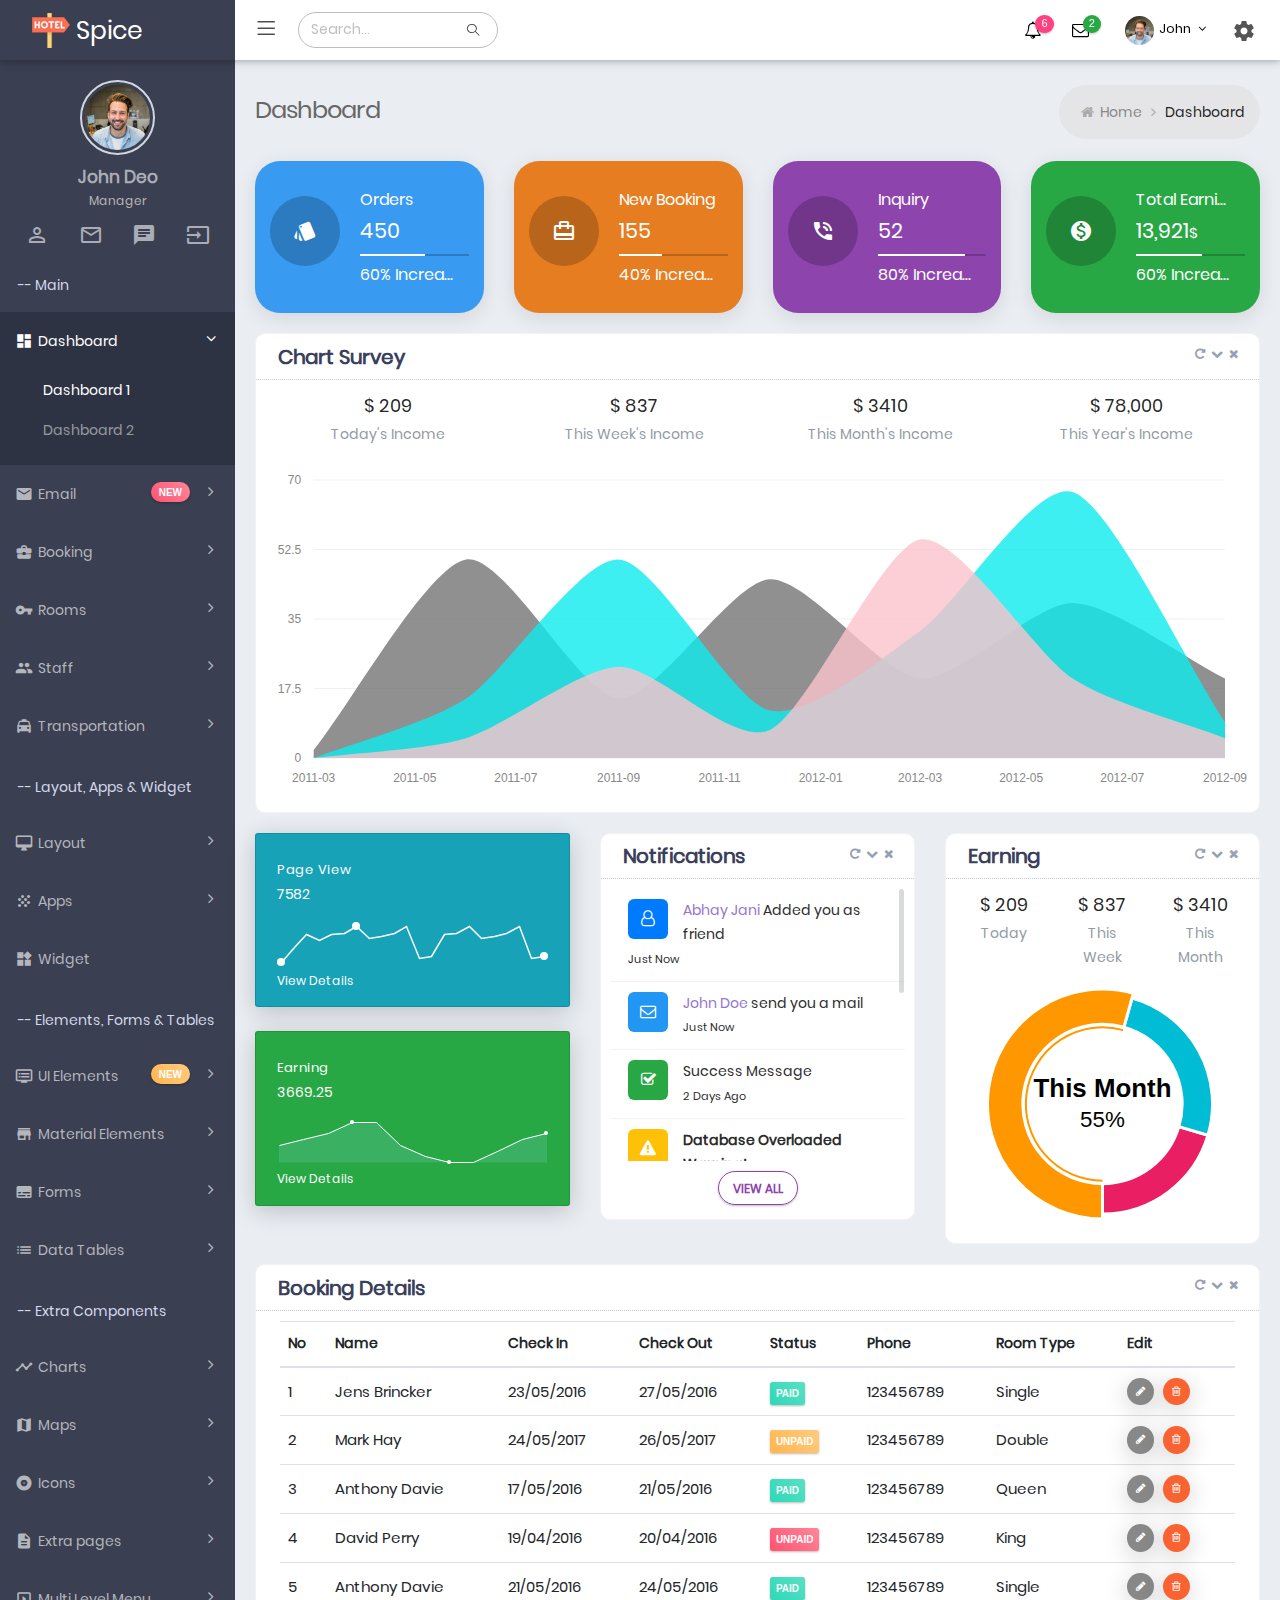
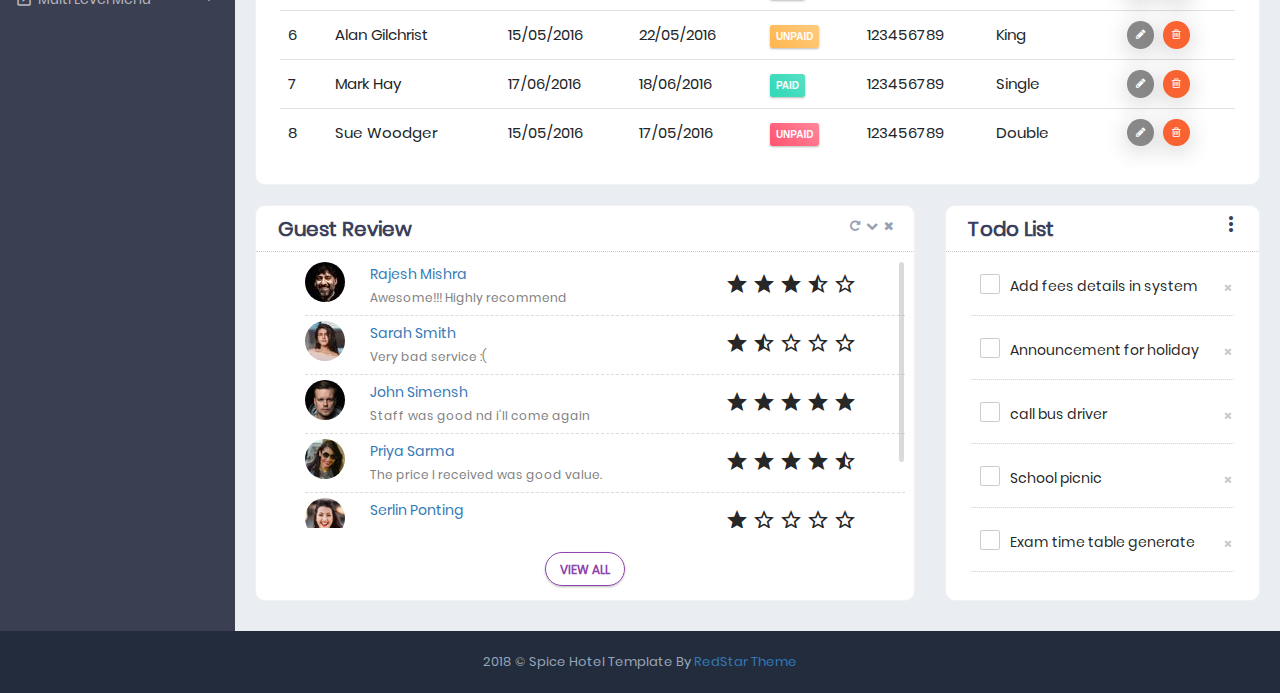
<file: hotel/source/index.html>
<!DOCTYPE html>
<html lang="en">
<!-- BEGIN HEAD -->


<!-- Mirrored from radixtouch.in/templates/admin/hotel/source/index.html by HTTrack Website Copier/3.x [XR&CO'2014], Mon, 13 Jan 2020 12:35:49 GMT -->
<head>
	<meta charset="utf-8" />
	<meta http-equiv="X-UA-Compatible" content="IE=edge">
	<meta content="width=device-width, initial-scale=1" name="viewport" />
	<meta name="description" content="Responsive Admin Template" />
	<meta name="author" content="SmartUniversity" />
	<title>Spice Hotel | Bootstrap 4 Admin Dashboard Template + UI Kit</title>
	<!-- icons -->
	<link href="assets/plugins/simple-line-icons/simple-line-icons.min.css" rel="stylesheet" type="text/css" />
	<link href="assets/plugins/font-awesome/css/font-awesome.min.css" rel="stylesheet" type="text/css" />
	<!--bootstrap -->
	<link href="assets/plugins/bootstrap/css/bootstrap.min.css" rel="stylesheet" type="text/css" />
	<link href="assets/plugins/summernote/summernote.css" rel="stylesheet">
	<!-- morris chart -->
	<link href="assets/plugins/morris/morris.css" rel="stylesheet" type="text/css" />
	<!-- Material Design Lite CSS -->
	<link rel="stylesheet" href="assets/plugins/material/material.min.css">
	<link rel="stylesheet" href="assets/css/material_style.css">
	<!-- animation -->
	<link href="assets/css/pages/animate_page.css" rel="stylesheet">
	<!-- Template Styles -->
	<link href="assets/css/plugins.min.css" rel="stylesheet" type="text/css" />
	<link href="assets/css/style.css" rel="stylesheet" type="text/css" />
	<link href="assets/css/responsive.css" rel="stylesheet" type="text/css" />
	<link href="assets/css/theme-color.css" rel="stylesheet" type="text/css" />
	<!-- favicon -->
	<link rel="shortcut icon" href="assets/img/favicon.ico" />
</head>
<!-- END HEAD -->

<body
	class="page-header-fixed sidemenu-closed-hidelogo page-content-white page-md header-white dark-sidebar-color logo-dark">
	<div class="page-wrapper">
		<!-- start header -->
		<div class="page-header navbar navbar-fixed-top">
			<div class="page-header-inner ">
				<!-- logo start -->
				<div class="page-logo">
					<a href="index.html">
						<img alt="" src="assets/img/logo.png">
						<span class="logo-default">Spice</span> </a>
				</div>
				<!-- logo end -->
				<ul class="nav navbar-nav navbar-left in">
					<li><a href="#" class="menu-toggler sidebar-toggler"><i class="icon-menu"></i></a></li>
				</ul>
				<form class="search-form-opened" action="#" method="GET">
					<div class="input-group">
						<input type="text" class="form-control" placeholder="Search..." name="query">
						<span class="input-group-btn search-btn">
							<a href="javascript:;" class="btn submit">
								<i class="icon-magnifier"></i>
							</a>
						</span>
					</div>
				</form>
				<!-- start mobile menu -->
				<a href="javascript:;" class="menu-toggler responsive-toggler" data-toggle="collapse"
					data-target=".navbar-collapse">
					<span></span>
				</a>
				<!-- end mobile menu -->
				<!-- start header menu -->
				<div class="top-menu">
					<ul class="nav navbar-nav pull-right">
						<!-- start notification dropdown -->
						<li class="dropdown dropdown-extended dropdown-notification" id="header_notification_bar">
							<a href="javascript:;" class="dropdown-toggle" data-toggle="dropdown" data-hover="dropdown"
								data-close-others="true">
								<i class="fa fa-bell-o"></i>
								<span class="badge headerBadgeColor1"> 6 </span>
							</a>
							<ul class="dropdown-menu animated swing">
								<li class="external">
									<h3><span class="bold">Notifications</span></h3>
									<span class="notification-label purple-bgcolor">New 6</span>
								</li>
								<li>
									<ul class="dropdown-menu-list small-slimscroll-style" data-handle-color="#637283">
										<li>
											<a href="javascript:;">
												<span class="time">just now</span>
												<span class="details">
													<span class="notification-icon circle deepPink-bgcolor"><i
															class="fa fa-check"></i></span> Congratulations!. </span>
											</a>
										</li>
										<li>
											<a href="javascript:;">
												<span class="time">3 mins</span>
												<span class="details">
													<span class="notification-icon circle purple-bgcolor"><i
															class="fa fa-user o"></i></span>
													<b>John Micle </b>is now following you. </span>
											</a>
										</li>
										<li>
											<a href="javascript:;">
												<span class="time">7 mins</span>
												<span class="details">
													<span class="notification-icon circle blue-bgcolor"><i
															class="fa fa-comments-o"></i></span>
													<b>Sneha Jogi </b>sent you a message. </span>
											</a>
										</li>
										<li>
											<a href="javascript:;">
												<span class="time">12 mins</span>
												<span class="details">
													<span class="notification-icon circle pink"><i
															class="fa fa-heart"></i></span>
													<b>Ravi Patel </b>like your photo. </span>
											</a>
										</li>
										<li>
											<a href="javascript:;">
												<span class="time">15 mins</span>
												<span class="details">
													<span class="notification-icon circle yellow"><i
															class="fa fa-warning"></i></span> Warning! </span>
											</a>
										</li>
										<li>
											<a href="javascript:;">
												<span class="time">10 hrs</span>
												<span class="details">
													<span class="notification-icon circle red"><i
															class="fa fa-times"></i></span> Application error. </span>
											</a>
										</li>
									</ul>
									<div class="dropdown-menu-footer">
										<a href="javascript:void(0)"> All notifications </a>
									</div>
								</li>
							</ul>
						</li>
						<!-- end notification dropdown -->
						<!-- start message dropdown -->
						<li class="dropdown dropdown-extended dropdown-inbox" id="header_inbox_bar">
							<a href="javascript:;" class="dropdown-toggle" data-toggle="dropdown" data-hover="dropdown"
								data-close-others="true">
								<i class="fa fa-envelope-o"></i>
								<span class="badge headerBadgeColor2"> 2 </span>
							</a>
							<ul class="dropdown-menu animated slideInDown">
								<li class="external">
									<h3><span class="bold">Messages</span></h3>
									<span class="notification-label cyan-bgcolor">New 2</span>
								</li>
								<li>
									<ul class="dropdown-menu-list small-slimscroll-style" data-handle-color="#637283">
										<li>
											<a href="#">
												<span class="photo">
													<img src="assets/img/user/user2.jpg" class="img-circle" alt="">
												</span>
												<span class="subject">
													<span class="from"> Sarah Smith </span>
													<span class="time">Just Now </span>
												</span>
												<span class="message"> Jatin I found you on LinkedIn... </span>
											</a>
										</li>
										<li>
											<a href="#">
												<span class="photo">
													<img src="assets/img/user/user3.jpg" class="img-circle" alt="">
												</span>
												<span class="subject">
													<span class="from"> John Deo </span>
													<span class="time">16 mins </span>
												</span>
												<span class="message"> Fwd: Important Notice Regarding Your Domain
													Name... </span>
											</a>
										</li>
										<li>
											<a href="#">
												<span class="photo">
													<img src="assets/img/user/user1.jpg" class="img-circle" alt="">
												</span>
												<span class="subject">
													<span class="from"> Rajesh </span>
													<span class="time">2 hrs </span>
												</span>
												<span class="message"> pls take a print of attachments. </span>
											</a>
										</li>
										<li>
											<a href="#">
												<span class="photo">
													<img src="assets/img/user/user8.jpg" class="img-circle" alt="">
												</span>
												<span class="subject">
													<span class="from"> Lina Smith </span>
													<span class="time">40 mins </span>
												</span>
												<span class="message"> Apply for Ortho Surgeon </span>
											</a>
										</li>
										<li>
											<a href="#">
												<span class="photo">
													<img src="assets/img/user/user5.jpg" class="img-circle" alt="">
												</span>
												<span class="subject">
													<span class="from"> Jacob Ryan </span>
													<span class="time">46 mins </span>
												</span>
												<span class="message"> Request for leave application. </span>
											</a>
										</li>
									</ul>
									<div class="dropdown-menu-footer">
										<a href="#"> All Messages </a>
									</div>
								</li>
							</ul>
						</li>
						<!-- end message dropdown -->
						<!-- start manage user dropdown -->
						<li class="dropdown dropdown-user">
							<a href="javascript:;" class="dropdown-toggle" data-toggle="dropdown" data-hover="dropdown"
								data-close-others="true">
								<img alt="" class="img-circle " src="assets/img/dp.jpg" />
								<span class="username username-hide-on-mobile"> John </span>
								<i class="fa fa-angle-down"></i>
							</a>
							<ul class="dropdown-menu dropdown-menu-default animated jello">
								<li>
									<a href="user_profile.html">
										<i class="icon-user"></i> Profile </a>
								</li>
								<li>
									<a href="#">
										<i class="icon-settings"></i> Settings
									</a>
								</li>
								<li>
									<a href="#">
										<i class="icon-directions"></i> Help
									</a>
								</li>
								<li class="divider"> </li>
								<li>
									<a href="lock_screen.html">
										<i class="icon-lock"></i> Lock
									</a>
								</li>
								<li>
									<a href="login.html">
										<i class="icon-logout"></i> Log Out </a>
								</li>
							</ul>
						</li>
						<!-- end manage user dropdown -->
						<li class="dropdown dropdown-quick-sidebar-toggler">
							<a id="headerSettingButton" class="mdl-button mdl-js-button mdl-button--icon pull-right"
								data-upgraded=",MaterialButton">
								<i class="material-icons">settings</i>
							</a>
						</li>
					</ul>
				</div>
			</div>
		</div>
		<!-- end header -->
		<!-- start page container -->
		<div class="page-container">
			<!-- start sidebar menu -->
			<div class="sidebar-container">
				<div class="sidemenu-container navbar-collapse collapse fixed-menu">
					<div id="remove-scroll">
						<ul class="sidemenu page-header-fixed p-t-20" data-keep-expanded="false" data-auto-scroll="true"
							data-slide-speed="200">
							<li class="sidebar-toggler-wrapper hide">
								<div class="sidebar-toggler">
									<span></span>
								</div>
							</li>
							<li class="sidebar-user-panel">
								<div class="user-panel">
									<div class="row">
										<div class="sidebar-userpic">
											<img src="assets/img/dp.jpg" class="img-responsive" alt=""> </div>
									</div>
									<div class="profile-usertitle">
										<div class="sidebar-userpic-name"> John Deo </div>
										<div class="profile-usertitle-job"> Manager </div>
									</div>
									<div class="sidebar-userpic-btn">
										<a class="tooltips" href="user_profile.html" data-placement="top"
											data-original-title="Profile">
											<i class="material-icons">person_outline</i>
										</a>
										<a class="tooltips" href="email_inbox.html" data-placement="top"
											data-original-title="Mail">
											<i class="material-icons">mail_outline</i>
										</a>
										<a class="tooltips" href="chat.html" data-placement="top"
											data-original-title="Chat">
											<i class="material-icons">chat</i>
										</a>
										<a class="tooltips" href="login.html" data-placement="top"
											data-original-title="Logout">
											<i class="material-icons">input</i>
										</a>
									</div>
								</div>
							</li>
							<li class="menu-heading">
								<span>-- Main</span>
							</li>
							<li class="nav-item start active">
								<a href="#" class="nav-link nav-toggle">
									<i class="material-icons">dashboard</i>
									<span class="title">Dashboard</span>
									<span class="selected"></span>
									<span class="arrow open"></span>
								</a>
								<ul class="sub-menu">
									<li class="nav-item active">
										<a href="index.html" class="nav-link ">
											<span class="title">Dashboard 1</span>
											<span class="selected"></span>
										</a>
									</li>
									<li class="nav-item ">
										<a href="dashboard2.html" class="nav-link ">
											<span class="title">Dashboard 2</span>
										</a>
									</li>
								</ul>
							</li>
							<li class="nav-item">
								<a href="#" class="nav-link nav-toggle">
									<i class="material-icons">email</i>
									<span class="title">Email</span>
									<span class="arrow"></span>
									<span class="label label-rouded label-menu label-danger">new</span>
								</a>
								<ul class="sub-menu">
									<li class="nav-item">
										<a href="email_inbox.html" class="nav-link ">
											<span class="title">Inbox</span>
										</a>
									</li>
									<li class="nav-item">
										<a href="email_view.html" class="nav-link ">
											<span class="title">View Mail</span>
										</a>
									</li>
									<li class="nav-item">
										<a href="email_compose.html" class="nav-link ">
											<span class="title">Compose Mail</span>
										</a>
									</li>
								</ul>
							</li>
							<li class="nav-item">
								<a href="#" class="nav-link nav-toggle">
									<i class="material-icons">business_center</i>
									<span class="title">Booking</span>
									<span class="arrow"></span>
								</a>
								<ul class="sub-menu">
									<li class="nav-item">
										<a href="new_booking.html" class="nav-link ">
											<span class="title">New Booking</span>
										</a>
									</li>
									<li class="nav-item">
										<a href="view_booking.html" class="nav-link ">
											<span class="title">View Booking</span>
										</a>
									</li>
									<li class="nav-item">
										<a href="edit_booking.html" class="nav-link ">
											<span class="title">Edit Booking</span>
										</a>
									</li>
								</ul>
							</li>
							<li class="nav-item">
								<a href="#" class="nav-link nav-toggle">
									<i class="material-icons">vpn_key</i>
									<span class="title">Rooms</span>
									<span class="arrow"></span>
								</a>
								<ul class="sub-menu">
									<li class="nav-item">
										<a href="add_room.html" class="nav-link ">
											<span class="title">Add Room Details</span>
										</a>
									</li>
									<li class="nav-item">
										<a href="all_rooms.html" class="nav-link ">
											<span class="title">View All Rooms</span>
										</a>
									</li>
									<li class="nav-item">
										<a href="edit_room.html" class="nav-link ">
											<span class="title">Edit Room Details</span>
										</a>
									</li>
								</ul>
							</li>
							<li class="nav-item">
								<a href="#" class="nav-link nav-toggle">
									<i class="material-icons">group</i>
									<span class="title">Staff</span>
									<span class="arrow"></span>
								</a>
								<ul class="sub-menu">
									<li class="nav-item">
										<a href="add_staff.html" class="nav-link ">
											<span class="title">Add Staff Details</span>
										</a>
									</li>
									<li class="nav-item">
										<a href="all_staffs.html" class="nav-link ">
											<span class="title">View All Staffs</span>
										</a>
									</li>
									<li class="nav-item">
										<a href="edit_staff.html" class="nav-link ">
											<span class="title">Edit Staff Details</span>
										</a>
									</li>
								</ul>
							</li>
							<li class="nav-item">
								<a href="#" class="nav-link nav-toggle">
									<i class="material-icons">local_taxi</i>
									<span class="title">Transportation</span>
									<span class="arrow"></span>
								</a>
								<ul class="sub-menu">
									<li class="nav-item">
										<a href="add_vehicle.html" class="nav-link ">
											<span class="title">Add Vehicle Details</span>
										</a>
									</li>
									<li class="nav-item">
										<a href="all_vehicles.html" class="nav-link ">
											<span class="title">View All Vehicle</span>
										</a>
									</li>
									<li class="nav-item">
										<a href="edit_vehicle.html" class="nav-link ">
											<span class="title">Edit Vehicle Details</span>
										</a>
									</li>
								</ul>
							</li>
							<li class="menu-heading m-t-20">
								<span>-- Layout, Apps &amp; Widget</span>
							</li>
							<li class="nav-item">
								<a href="#" class="nav-link nav-toggle"> <i class="material-icons">desktop_mac</i>
									<span class="title">Layout</span> <span class="arrow"></span>
								</a>
								<ul class="sub-menu">
									<li class="nav-item">
										<a href="layout_boxed.html" class="nav-link "> <span class="title">Boxed</span>
										</a>
									</li>
									<li class="nav-item">
										<a href="layout_full_width.html" class="nav-link "> <span class="title">Full
												Width</span>
										</a>
									</li>
									<li class="nav-item">
										<a href="layout_collapse.html" class="nav-link "> <span class="title">Collapse
												Menu</span>
										</a>
									</li>
									<li class="nav-item">
										<a href="layout_right_sidebar.html" class="nav-link "> <span class="title">Right
												Sidebar</span>
										</a>
									</li>
									<li class="nav-item">
										<a href="layout_sidebar_hover_menu.html" class="nav-link "> <span
												class="title">Hover Sidebar Menu</span>
										</a>
									</li>
									<li class="nav-item">
										<a href="layout_mega_menu.html" class="nav-link "> <span class="title">Mega
												Menu</span>
										</a>
									</li>
								</ul>
							</li>
							<li class="nav-item">
								<a href="#" class="nav-link nav-toggle"> <i class="material-icons">grain</i>
									<span class="title">Apps</span> <span class="arrow"></span>
								</a>
								<ul class="sub-menu">
									<li class="nav-item">
										<a href="chat.html" class="nav-link "> <span class="title">Chat</span>
										</a>
									</li>
									<li class="nav-item">
										<a href="contact_list.html" class="nav-link "> <span class="title">Contact
												List</span>
										</a>
									</li>
									<li class="nav-item">
										<a href="contact_grid.html" class="nav-link "> <span class="title">Contact
												Grid</span>
										</a>
									</li>
									<li class="nav-item">
										<a href="gallery.html" class="nav-link "> <span class="title">Gallery</span>
										</a>
									</li>
									<li class="nav-item">
										<a href="support.html" class="nav-link "> <span class="title">Support</span>
										</a>
									</li>
									<li class="nav-item">
										<a href="calendar.html" class="nav-link "> <span class="title">Calendar</span>
										</a>
									</li>
								</ul>
							</li>
							<li class="nav-item">
								<a href="widget.html" class="nav-link nav-toggle"> <i class="material-icons">widgets</i>
									<span class="title">Widget</span>
								</a>
							</li>
							<li class="menu-heading m-t-20">
								<span>-- Elements, Forms &amp; Tables</span>
							</li>
							<li class="nav-item">
								<a href="#" class="nav-link nav-toggle">
									<i class="material-icons">dvr</i>
									<span class="title">UI Elements</span>
									<span class="label label-rouded label-menu label-warning">new</span>
									<span class="arrow"></span>
								</a>
								<ul class="sub-menu">
									<li class="nav-item">
										<a href="buttons.html" class="nav-link ">
											<span class="title">Buttons</span>
										</a>
									</li>
									<li class="nav-item">
										<a href="alert.html" class="nav-link ">
											<span class="title">Alert</span>
										</a>
									</li>
									<li class="nav-item">
										<a href="tabs_accordions_navs.html" class="nav-link ">
											<span class="title">Tabs &amp; Accordions</span>
										</a>
									</li>
									<li class="nav-item">
										<a href="typography.html" class="nav-link ">
											<span class="title">Typography</span>
										</a>
									</li>
									<li class="nav-item">
										<a href="notification.html" class="nav-link ">
											<span class="title">Notifications</span>
										</a>
									</li>
									<li class="nav-item">
										<a href="sweet_alert.html" class="nav-link ">
											<span class="title">Sweet Alert</span>
										</a>
									</li>
									<li class="nav-item">
										<a href="panels.html" class="nav-link ">
											<span class="title">Panels</span>
										</a>
									</li>
									<li class="nav-item">
										<a href="grid.html" class="nav-link ">
											<span class="title">Grids</span>
										</a>
									</li>
									<li class="nav-item">
										<a href="tree.html" class="nav-link ">
											<span class="title">Tree View</span>
										</a>
									</li>
									<li class="nav-item">
										<a href="carousel.html" class="nav-link ">
											<span class="title">Carousel</span>
										</a>
									</li>
									<li class="nav-item">
										<a href="animation.html" class="nav-link ">
											<span class="title">Animations</span>
										</a>
									</li>
								</ul>
							</li>
							<li class="nav-item">
								<a href="#" class="nav-link nav-toggle">
									<i class="material-icons">store</i>
									<span class="title">Material Elements</span>
									<span class="arrow"></span>
								</a>
								<ul class="sub-menu">
									<li class="nav-item">
										<a href="material_button.html" class="nav-link ">
											<span class="title">Buttons</span>
										</a>
									</li>
									<li class="nav-item">
										<a href="material_tab.html" class="nav-link ">
											<span class="title">Tabs</span>
										</a>
									</li>
									<li class="nav-item">
										<a href="material_chips.html" class="nav-link ">
											<span class="title">Chips</span>
										</a>
									</li>
									<li class="nav-item">
										<a href="material_grid.html" class="nav-link ">
											<span class="title">Grid</span>
										</a>
									</li>
									<li class="nav-item">
										<a href="material_form.html" class="nav-link ">
											<span class="title">Form</span>
										</a>
									</li>
									<li class="nav-item">
										<a href="material_datepicker.html" class="nav-link ">
											<span class="title">DatePicker</span>
										</a>
									</li>
									<li class="nav-item">
										<a href="material_select.html" class="nav-link ">
											<span class="title">Select Item</span>
										</a>
									</li>
									<li class="nav-item">
										<a href="material_loading.html" class="nav-link ">
											<span class="title">Loading</span>
										</a>
									</li>
									<li class="nav-item">
										<a href="material_menu.html" class="nav-link ">
											<span class="title">Menu</span>
										</a>
									</li>
									<li class="nav-item">
										<a href="material_slider.html" class="nav-link ">
											<span class="title">Slider</span>
										</a>
									</li>
									<li class="nav-item">
										<a href="material_tables.html" class="nav-link ">
											<span class="title">Tables</span>
										</a>
									</li>
									<li class="nav-item">
										<a href="material_toggle.html" class="nav-link ">
											<span class="title">Toggle</span>
										</a>
									</li>
									<li class="nav-item">
										<a href="material_badges.html" class="nav-link ">
											<span class="title">Badges</span>
										</a>
									</li>
								</ul>
							</li>
							<li class="nav-item">
								<a href="javascript:;" class="nav-link nav-toggle">
									<i class="material-icons">subtitles</i>
									<span class="title">Forms </span>
									<span class="arrow"></span>
								</a>
								<ul class="sub-menu">
									<li class="nav-item">
										<a href="layouts_form.html" class="nav-link ">
											<span class="title">Form Layout</span>
										</a>
									</li>
									<li class="nav-item">
										<a href="advance_form.html" class="nav-link ">
											<span class="title">Advance Component</span>
										</a>
									</li>
									<li class="nav-item">
										<a href="validation_form.html" class="nav-link ">
											<span class="title">Form Validation</span>
										</a>
									</li>
									<li class="nav-item">
										<a href="steps.html" class="nav-link ">
											<span class="title">Wizard</span>
										</a>
									</li>
									<li class="nav-item">
										<a href="file_upload.html" class="nav-link ">
											<span class="title">File Upload</span>
										</a>
									</li>
									<li class="nav-item">
										<a href="editable_form.html" class="nav-link ">
											<span class="title">Editor</span>
										</a>
									</li>
								</ul>
							</li>
							<li class="nav-item">
								<a href="javascript:;" class="nav-link nav-toggle">
									<i class="material-icons">list</i>
									<span class="title">Data Tables</span>
									<span class="arrow"></span>
								</a>
								<ul class="sub-menu">
									<li class="nav-item">
										<a href="basic_table.html" class="nav-link ">
											<span class="title">Basic Tables</span>
										</a>
									</li>
									<li class="nav-item">
										<a href="advanced_table.html" class="nav-link ">
											<span class="title">Advance Tables</span>
										</a>
									</li>
									<li class="nav-item">
										<a href="editable_table.html" class="nav-link ">
											<span class="title">Editable Tables</span>
										</a>
									</li>
									<li class="nav-item">
										<a href="group_table.html" class="nav-link ">
											<span class="title">Grouping</span>
										</a>
									</li>
									<li class="nav-item">
										<a href="table_data.html" class="nav-link ">
											<span class="title">Tables With Sourced Data</span>
										</a>
									</li>
								</ul>
							</li>
							<li class="menu-heading m-t-20">
								<span>-- Extra Components</span>
							</li>
							<li class="nav-item">
								<a href="javascript:;" class="nav-link nav-toggle">
									<i class="material-icons">timeline</i>
									<span class="title">Charts</span>
									<span class="arrow"></span>
								</a>
								<ul class="sub-menu">
									<li class="nav-item">
										<a href="charts_echarts.html" class="nav-link ">
											<span class="title">eCharts</span>
										</a>
									</li>
									<li class="nav-item">
										<a href="charts_morris.html" class="nav-link ">
											<span class="title">Morris Charts</span>
										</a>
									</li>
									<li class="nav-item">
										<a href="charts_chartjs.html" class="nav-link ">
											<span class="title">Chartjs</span>
										</a>
									</li>
								</ul>
							</li>
							<li class="nav-item">
								<a href="javascript:;" class="nav-link nav-toggle">
									<i class="material-icons">map</i>
									<span class="title">Maps</span>
									<span class="arrow"></span>
								</a>
								<ul class="sub-menu">
									<li class="nav-item">
										<a href="google_maps.html" class="nav-link ">
											<span class="title">Google Maps</span>
										</a>
									</li>
									<li class="nav-item">
										<a href="vector_maps.html" class="nav-link ">
											<span class="title">Vector Maps</span>
										</a>
									</li>
								</ul>
							</li>
							<li class="nav-item">
								<a href="#" class="nav-link nav-toggle"> <i class="material-icons">album</i>
									<span class="title">Icons</span> <span class="arrow"></span>
								</a>
								<ul class="sub-menu">
									<li class="nav-item">
										<a href="fontawesome_icons.html" class="nav-link "> <span class="title">Font
												Awesome</span>
										</a>
									</li>
									<li class="nav-item">
										<a href="simpleline_icons.html" class="nav-link "> <span class="title">Simple
												Line Icon</span>
										</a>
									</li>
									<li class="nav-item">
										<a href="material_icons.html" class="nav-link "> <span class="title">Material
												Icon</span>
										</a>
									</li>
								</ul>
							</li>
							<li class="nav-item">
								<a href="javascript:;" class="nav-link nav-toggle"> <i
										class="material-icons">description</i>
									<span class="title">Extra pages</span>
									<span class="arrow"></span>
								</a>
								<ul class="sub-menu">
									<li class="nav-item">
										<a href="timeline.html" class="nav-link "> <span class="title">Timeline</span>
										</a>
									</li>
									<li class="nav-item">
										<a href="login.html" class="nav-link "> <span class="title">Login</span>
										</a>
									</li>
									<li class="nav-item">
										<a href="sign_up.html" class="nav-link "> <span
												class="title">Registration</span>
										</a>
									</li>
									<li class="nav-item">
										<a href="user_profile.html" class="nav-link "><span class="title">Profile</span>
										</a>
									</li>
									<li class="nav-item">
										<a href="pricing.html" class="nav-link "><span class="title">Pricing</span>
										</a>
									</li>
									<li class="nav-item">
										<a href="contactus.html" class="nav-link "> <span class="title">Contact
												Us</span>
										</a>
									</li>
									<li class="nav-item">
										<a href="invoice.html" class="nav-link "><span class="title">Invoice</span>
										</a>
									</li>
									<li class="nav-item">
										<a href="faq.html" class="nav-link "><span class="title">Faq</span>
										</a>
									</li>
									<li class="nav-item">
										<a href="lock_screen.html" class="nav-link "> <span class="title">Lock
												Screen</span>
										</a>
									</li>
									<li class="nav-item">
										<a href="page-404.html" class="nav-link "> <span class="title">404 Page</span>
										</a>
									</li>
									<li class="nav-item">
										<a href="page-500.html" class="nav-link "> <span class="title">500 Page</span>
										</a>
									</li>
									<li class="nav-item">
										<a href="blank_page.html" class="nav-link "> <span class="title">Blank
												Page</span>
										</a>
									</li>
								</ul>
							</li>
							<li class="nav-item">
								<a href="javascript:;" class="nav-link nav-toggle">
									<i class="material-icons">slideshow</i>
									<span class="title">Multi Level Menu</span>
									<span class="arrow "></span>
								</a>
								<ul class="sub-menu">
									<li class="nav-item">
										<a href="javascript:;" class="nav-link nav-toggle">
											<i class="fa fa-university"></i> Item 1
											<span class="arrow"></span>
										</a>
										<ul class="sub-menu">
											<li class="nav-item">
												<a href="javascript:;" class="nav-link nav-toggle">
													<i class="fa fa-bell-o"></i> Arrow Toggle
													<span class="arrow "></span>
												</a>
												<ul class="sub-menu">
													<li class="nav-item">
														<a href="javascript:;" class="nav-link">
															<i class="fa fa-calculator"></i> Sample Link 1</a>
													</li>
													<li class="nav-item">
														<a href="#" class="nav-link">
															<i class="fa fa-clone"></i> Sample Link 2</a>
													</li>
													<li class="nav-item">
														<a href="#" class="nav-link">
															<i class="fa fa-cogs"></i> Sample Link 3</a>
													</li>
												</ul>
											</li>
											<li class="nav-item">
												<a href="#" class="nav-link">
													<i class="fa fa-file-pdf-o"></i> Sample Link 1</a>
											</li>
											<li class="nav-item">
												<a href="#" class="nav-link">
													<i class="fa fa-rss"></i> Sample Link 2</a>
											</li>
											<li class="nav-item">
												<a href="#" class="nav-link">
													<i class="fa fa-hdd-o"></i> Sample Link 3</a>
											</li>
										</ul>
									</li>
									<li class="nav-item">
										<a href="javascript:;" class="nav-link nav-toggle">
											<i class="fa fa-gavel"></i> Arrow Toggle
											<span class="arrow"></span>
										</a>
										<ul class="sub-menu">
											<li class="nav-item">
												<a href="#" class="nav-link">
													<i class="fa fa-paper-plane"></i> Sample Link 1</a>
											</li>
											<li class="nav-item">
												<a href="#" class="nav-link">
													<i class="fa fa-power-off"></i> Sample Link 1</a>
											</li>
											<li class="nav-item">
												<a href="#" class="nav-link">
													<i class="fa fa-recycle"></i> Sample Link 1
												</a>
											</li>
										</ul>
									</li>
									<li class="nav-item">
										<a href="#" class="nav-link">
											<i class="fa fa-volume-up"></i> Item 3 </a>
									</li>
								</ul>
							</li>
						</ul>
					</div>
				</div>
			</div>
			<!-- end sidebar menu -->
			<!-- start page content -->
			<div class="page-content-wrapper">
				<div class="page-content">
					<div class="page-bar">
						<div class="page-title-breadcrumb">
							<div class=" pull-left">
								<div class="page-title">Dashboard</div>
							</div>
							<ol class="breadcrumb page-breadcrumb pull-right">
								<li><i class="fa fa-home"></i>&nbsp;<a class="parent-item"
										href="index.html">Home</a>&nbsp;<i class="fa fa-angle-right"></i>
								</li>
								<li class="active">Dashboard</li>
							</ol>
						</div>
					</div>
					<!-- start widget -->
					<div class="state-overview">
						<div class="row">
							<div class="col-xl-3 col-md-6 col-12">
								<div class="info-box bg-blue">
									<span class="info-box-icon push-bottom"><i class="material-icons">style</i></span>
									<div class="info-box-content">
										<span class="info-box-text">Orders</span>
										<span class="info-box-number">450</span>
										<div class="progress">
											<div class="progress-bar width-60"></div>
										</div>
										<span class="progress-description">
											60% Increase in 28 Days
										</span>
									</div>
									<!-- /.info-box-content -->
								</div>
								<!-- /.info-box -->
							</div>
							<!-- /.col -->
							<div class="col-xl-3 col-md-6 col-12">
								<div class="info-box bg-orange">
									<span class="info-box-icon push-bottom"><i
											class="material-icons">card_travel</i></span>
									<div class="info-box-content">
										<span class="info-box-text">New Booking</span>
										<span class="info-box-number">155</span>
										<div class="progress">
											<div class="progress-bar width-40"></div>
										</div>
										<span class="progress-description">
											40% Increase in 28 Days
										</span>
									</div>
									<!-- /.info-box-content -->
								</div>
								<!-- /.info-box -->
							</div>
							<!-- /.col -->
							<div class="col-xl-3 col-md-6 col-12">
								<div class="info-box bg-purple">
									<span class="info-box-icon push-bottom"><i
											class="material-icons">phone_in_talk</i></span>
									<div class="info-box-content">
										<span class="info-box-text">Inquiry</span>
										<span class="info-box-number">52</span>
										<div class="progress">
											<div class="progress-bar width-80"></div>
										</div>
										<span class="progress-description">
											80% Increase in 28 Days
										</span>
									</div>
									<!-- /.info-box-content -->
								</div>
								<!-- /.info-box -->
							</div>
							<!-- /.col -->
							<div class="col-xl-3 col-md-6 col-12">
								<div class="info-box bg-success">
									<span class="info-box-icon push-bottom"><i
											class="material-icons">monetization_on</i></span>
									<div class="info-box-content">
										<span class="info-box-text">Total Earning</span>
										<span class="info-box-number">13,921</span><span>$</span>
										<div class="progress">
											<div class="progress-bar width-60"></div>
										</div>
										<span class="progress-description">
											60% Increase in 28 Days
										</span>
									</div>
									<!-- /.info-box-content -->
								</div>
								<!-- /.info-box -->
							</div>
							<!-- /.col -->
						</div>
					</div>
					<!-- end widget -->
					<!-- chart start -->
					<div class="row">
						<div class="col-md-12">
							<div class="card card-box">
								<div class="card-head">
									<header>Chart Survey</header>
									<div class="tools">
										<a class="fa fa-repeat btn-color box-refresh" href="javascript:;"></a>
										<a class="t-collapse btn-color fa fa-chevron-down" href="javascript:;"></a>
										<a class="t-close btn-color fa fa-times" href="javascript:;"></a>
									</div>
								</div>
								<div class="card-body no-padding height-9">
									<div class="row text-center">
										<div class="col-sm-3 col-6">
											<h4 class="margin-0">$ 209 </h4>
											<p class="text-muted"> Today's Income</p>
										</div>
										<div class="col-sm-3 col-6">
											<h4 class="margin-0">$ 837 </h4>
											<p class="text-muted">This Week's Income</p>
										</div>
										<div class="col-sm-3 col-6">
											<h4 class="margin-0">$ 3410 </h4>
											<p class="text-muted">This Month's Income</p>
										</div>
										<div class="col-sm-3 col-6">
											<h4 class="margin-0">$ 78,000 </h4>
											<p class="text-muted">This Year's Income</p>
										</div>
									</div>
									<div class="row">
										<div id="area_line_chart" class="width-100"></div>
									</div>
								</div>
							</div>
						</div>
					</div>
					<!-- Chart end -->
					<div class="row">
						<div class="col-md-4 col-sm-12 col-12">
							<div class="card bg-info">
								<div class="text-white py-3 px-4">
									<h6 class="card-title text-white mb-0">Page View</h6>
									<p>7582</p>
									<div id="sparkline26"></div>
									<small class="text-white">View Details</small>
								</div>
							</div>
							<div class="card bg-success">
								<div class="text-white py-3 px-4">
									<h6 class="card-title text-white mb-0">Earning</h6>
									<p>3669.25</p>
									<div id="sparkline27"></div>
									<small class="text-white">View Details</small>
								</div>
							</div>
						</div>
						<div class="col-md-4 col-sm-12 col-12">
							<div class="card  card-box">
								<div class="card-head">
									<header>Notifications</header>
									<div class="tools">
										<a class="fa fa-repeat btn-color box-refresh" href="javascript:;"></a>
										<a class="t-collapse btn-color fa fa-chevron-down" href="javascript:;"></a>
										<a class="t-close btn-color fa fa-times" href="javascript:;"></a>
									</div>
								</div>
								<div class="card-body no-padding height-9">
									<div class="row">
										<div class="noti-information notification-menu">
											<div class="notification-list mail-list not-list small-slimscroll-style">
												<a href="javascript:;" class="single-mail"> <span
														class="icon bg-primary"> <i class="fa fa-user-o"></i>
													</span> <span class="text-purple">Abhay Jani</span> Added you as
													friend
													<span class="notificationtime">
														<small>Just Now</small>
													</span>
												</a>
												<a href="javascript:;" class="single-mail"> <span
														class="icon blue-bgcolor"> <i class="fa fa-envelope-o"></i>
													</span> <span class="text-purple">John Doe</span> send you a mail
													<span class="notificationtime">
														<small>Just Now</small>
													</span>
												</a>
												<a href="javascript:;" class="single-mail"> <span
														class="icon bg-success"> <i class="fa fa-check-square-o"></i>
													</span> Success Message
													<span class="notificationtime">
														<small> 2 Days Ago</small>
													</span>
												</a>
												<a href="javascript:;" class="single-mail"> <span
														class="icon bg-warning"> <i class="fa fa-warning"></i>
													</span> <strong>Database Overloaded Warning!</strong>
													<span class="notificationtime">
														<small>1 Week Ago</small>
													</span>
												</a>
												<a href="javascript:;" class="single-mail"> <span
														class="icon bg-primary"> <i class="fa fa-user-o"></i>
													</span> <span class="text-purple">Abhay Jani</span> Added you as
													friend
													<span class="notificationtime">
														<small>Just Now</small>
													</span>
												</a>
												<a href="javascript:;" class="single-mail"> <span
														class="icon blue-bgcolor"> <i class="fa fa-envelope-o"></i>
													</span> <span class="text-purple">John Doe</span> send you a mail
													<span class="notificationtime">
														<small>Just Now</small>
													</span>
												</a>
												<a href="javascript:;" class="single-mail"> <span
														class="icon bg-success"> <i class="fa fa-check-square-o"></i>
													</span> Success Message
													<span class="notificationtime">
														<small> 2 Days Ago</small>
													</span>
												</a>
												<a href="javascript:;" class="single-mail"> <span
														class="icon bg-warning"> <i class="fa fa-warning"></i>
													</span> <strong>Database Overloaded Warning!</strong>
													<span class="notificationtime">
														<small>1 Week Ago</small>
													</span>
												</a>
												<a href="javascript:;" class="single-mail"> <span
														class="icon bg-danger"> <i class="fa fa-times"></i>
													</span> <strong>Server Error!</strong>
													<span class="notificationtime">
														<small>10 Days Ago</small>
													</span>
												</a>
											</div>
											<div class="full-width text-center p-t-10">
												<button type="button"
													class="btn purple btn-outline btn-circle margin-0">View All</button>
											</div>
										</div>
									</div>
								</div>
							</div>
						</div>
						<div class="col-md-4 col-sm-12 col-12">
							<div class="card  card-box">
								<div class="card-head">
									<header>Earning</header>
									<div class="tools">
										<a class="fa fa-repeat btn-color box-refresh" href="javascript:;"></a>
										<a class="t-collapse btn-color fa fa-chevron-down" href="javascript:;"></a>
										<a class="t-close btn-color fa fa-times" href="javascript:;"></a>
									</div>
								</div>
								<div class="card-body no-padding height-9">
									<div class="row text-center">
										<div class="col-sm-4 col-6">
											<h4 class="margin-0">$ 209 </h4>
											<p class="text-muted"> Today</p>
										</div>
										<div class="col-sm-4 col-6">
											<h4 class="margin-0">$ 837 </h4>
											<p class="text-muted">This Week</p>
										</div>
										<div class="col-sm-4 col-6">
											<h4 class="margin-0">$ 3410 </h4>
											<p class="text-muted">This Month</p>
										</div>
									</div>
									<div class="row">
										<div id="donut_chart" class="width-100 height-250"></div>
									</div>
								</div>
							</div>
						</div>
					</div>
					<!-- start Payment Details -->
					<div class="row">
						<div class="col-md-12 col-sm-12">
							<div class="card  card-box">
								<div class="card-head">
									<header>Booking Details</header>
									<div class="tools">
										<a class="fa fa-repeat btn-color box-refresh" href="javascript:;"></a>
										<a class="t-collapse btn-color fa fa-chevron-down" href="javascript:;"></a>
										<a class="t-close btn-color fa fa-times" href="javascript:;"></a>
									</div>
								</div>
								<div class="card-body ">
									<div class="table-wrap">
										<div class="table-responsive">
											<table class="table display product-overview mb-30" id="support_table5">
												<thead>
													<tr>
														<th>No</th>
														<th>Name</th>
														<th>Check In</th>
														<th>Check Out</th>
														<th>Status</th>
														<th>Phone</th>
														<th>Room Type</th>
														<th>Edit</th>
													</tr>
												</thead>
												<tbody>
													<tr>
														<td>1</td>
														<td>Jens Brincker</td>
														<td>23/05/2016</td>
														<td>27/05/2016</td>
														<td>
															<span class="label label-sm label-success">paid</span>
														</td>
														<td>123456789</td>
														<td>Single</td>
														<td>
															<a href="edit_booking.html" class="btn btn-tbl-edit btn-xs">
																<i class="fa fa-pencil"></i>
															</a>
															<button class="btn btn-tbl-delete btn-xs">
																<i class="fa fa-trash-o "></i>
															</button>
														</td>
													</tr>
													<tr>
														<td>2</td>
														<td>Mark Hay</td>
														<td>24/05/2017</td>
														<td>26/05/2017</td>
														<td>
															<span class="label label-sm label-warning">unpaid </span>
														</td>
														<td>123456789</td>
														<td>Double</td>
														<td>
															<a href="edit_booking.html" class="btn btn-tbl-edit btn-xs">
																<i class="fa fa-pencil"></i>
															</a>
															<button class="btn btn-tbl-delete btn-xs">
																<i class="fa fa-trash-o "></i>
															</button>
														</td>
													</tr>
													<tr>
														<td>3</td>
														<td>Anthony Davie</td>
														<td>17/05/2016</td>
														<td>21/05/2016</td>
														<td>
															<span class="label label-sm label-success ">paid</span>
														</td>
														<td>123456789</td>
														<td>Queen</td>
														<td>
															<a href="edit_booking.html" class="btn btn-tbl-edit btn-xs">
																<i class="fa fa-pencil"></i>
															</a>
															<button class="btn btn-tbl-delete btn-xs">
																<i class="fa fa-trash-o "></i>
															</button>
														</td>
													</tr>
													<tr>
														<td>4</td>
														<td>David Perry</td>
														<td>19/04/2016</td>
														<td>20/04/2016</td>
														<td>
															<span class="label label-sm label-danger">unpaid</span>
														</td>
														<td>123456789</td>
														<td>King</td>
														<td>
															<a href="edit_booking.html" class="btn btn-tbl-edit btn-xs">
																<i class="fa fa-pencil"></i>
															</a>
															<button class="btn btn-tbl-delete btn-xs">
																<i class="fa fa-trash-o "></i>
															</button>
														</td>
													</tr>
													<tr>
														<td>5</td>
														<td>Anthony Davie</td>
														<td>21/05/2016</td>
														<td>24/05/2016</td>
														<td>
															<span class="label label-sm label-success ">paid</span>
														</td>
														<td>123456789</td>
														<td>Single</td>
														<td>
															<a href="edit_booking.html" class="btn btn-tbl-edit btn-xs">
																<i class="fa fa-pencil"></i>
															</a>
															<button class="btn btn-tbl-delete btn-xs">
																<i class="fa fa-trash-o "></i>
															</button>
														</td>
													</tr>
													<tr>
														<td>6</td>
														<td>Alan Gilchrist</td>
														<td>15/05/2016</td>
														<td>22/05/2016</td>
														<td>
															<span class="label label-sm label-warning ">unpaid</span>
														</td>
														<td>123456789</td>
														<td>King</td>
														<td>
															<a href="edit_booking.html" class="btn btn-tbl-edit btn-xs">
																<i class="fa fa-pencil"></i>
															</a>
															<button class="btn btn-tbl-delete btn-xs">
																<i class="fa fa-trash-o "></i>
															</button>
														</td>
													</tr>
													<tr>
														<td>7</td>
														<td>Mark Hay</td>
														<td>17/06/2016</td>
														<td>18/06/2016</td>
														<td>
															<span class="label label-sm label-success ">paid</span>
														</td>
														<td>123456789</td>
														<td>Single</td>
														<td>
															<a href="edit_booking.html" class="btn btn-tbl-edit btn-xs">
																<i class="fa fa-pencil"></i>
															</a>
															<button class="btn btn-tbl-delete btn-xs">
																<i class="fa fa-trash-o "></i>
															</button>
														</td>
													</tr>
													<tr>
														<td>8</td>
														<td>Sue Woodger</td>
														<td>15/05/2016</td>
														<td>17/05/2016</td>
														<td>
															<span class="label label-sm label-danger">unpaid</span>
														</td>
														<td>123456789</td>
														<td>Double</td>
														<td>
															<a href="edit_booking.html" class="btn btn-tbl-edit btn-xs">
																<i class="fa fa-pencil"></i>
															</a>
															<button class="btn btn-tbl-delete btn-xs">
																<i class="fa fa-trash-o "></i>
															</button>
														</td>
													</tr>
												</tbody>
											</table>
										</div>
									</div>
								</div>
							</div>
						</div>
					</div>
					<!-- end Payment Details -->
					<div class="row">
						<div class="col-lg-8 col-md-12 col-sm-12 col-12">
							<div class="card-box ">
								<div class="card-head">
									<header>Guest Review</header>
									<div class="tools">
										<a class="fa fa-repeat btn-color box-refresh" href="javascript:;"></a>
										<a class="t-collapse btn-color fa fa-chevron-down" href="javascript:;"></a>
										<a class="t-close btn-color fa fa-times" href="javascript:;"></a>
									</div>
								</div>
								<div class="card-body ">
									<div class="row">
										<ul class="docListWindow small-slimscroll-style">
											<li>
												<div class="row">
													<div class="col-md-8 col-sm-8">
														<div class="prog-avatar">
															<img src="assets/img/user/user1.jpg" alt="" width="40"
																height="40">
														</div>
														<div class="details">
															<div class="title">
																<a href="#">Rajesh Mishra</a>
																<p class="rating-text">Awesome!!! Highly recommend</p>
															</div>
														</div>
													</div>
													<div class="col-md-4 col-sm-4 rating-style">
														<i class="material-icons">star</i>
														<i class="material-icons">star</i>
														<i class="material-icons">star</i>
														<i class="material-icons">star_half</i>
														<i class="material-icons">star_border</i>
													</div>
												</div>
											</li>
											<li>
												<div class="row">
													<div class="col-md-8 col-sm-8">
														<div class="prog-avatar">
															<img src="assets/img/user/user2.jpg" alt="" width="40"
																height="40">
														</div>
														<div class="details">
															<div class="title">
																<a href="#">Sarah Smith</a>
																<p class="rating-text">Very bad service :(</p>
															</div>
														</div>
													</div>
													<div class="col-md-4 col-sm-4 rating-style">
														<i class="material-icons">star</i>
														<i class="material-icons">star_half</i>
														<i class="material-icons">star_border</i>
														<i class="material-icons">star_border</i>
														<i class="material-icons">star_border</i>
													</div>
												</div>
											</li>
											<li>
												<div class="row">
													<div class="col-md-8 col-sm-8">
														<div class="prog-avatar">
															<img src="assets/img/user/user3.jpg" alt="" width="40"
																height="40">
														</div>
														<div class="details">
															<div class="title">
																<a href="#">John Simensh</a>
																<p class="rating-text"> Staff was good nd i'll come
																	again</p>
															</div>
														</div>
													</div>
													<div class="col-md-4 col-sm-4 rating-style">
														<i class="material-icons">star</i>
														<i class="material-icons">star</i>
														<i class="material-icons">star</i>
														<i class="material-icons">star</i>
														<i class="material-icons">star</i>
													</div>
												</div>
											</li>
											<li>
												<div class="row">
													<div class="col-md-8 col-sm-8">
														<div class="prog-avatar">
															<img src="assets/img/user/user4.jpg" alt="" width="40"
																height="40">
														</div>
														<div class="details">
															<div class="title">
																<a href="#">Priya Sarma</a>
																<p class="rating-text">The price I received was good
																	value.</p>
															</div>
														</div>
													</div>
													<div class="col-md-4 col-sm-4 rating-style">
														<i class="material-icons">star</i>
														<i class="material-icons">star</i>
														<i class="material-icons">star</i>
														<i class="material-icons">star</i>
														<i class="material-icons">star_half</i>
													</div>
												</div>
											</li>
											<li>
												<div class="row">
													<div class="col-md-8 col-sm-8">
														<div class="prog-avatar">
															<img src="assets/img/user/user5.jpg" alt="" width="40"
																height="40">
														</div>
														<div class="details">
															<div class="title">
																<a href="#">Serlin Ponting</a>
																<p class="rating-text">Not Satisfy !!!1</p>
															</div>
														</div>
													</div>
													<div class="col-md-4 col-sm-4 rating-style">
														<i class="material-icons">star</i>
														<i class="material-icons">star_border</i>
														<i class="material-icons">star_border</i>
														<i class="material-icons">star_border</i>
														<i class="material-icons">star_border</i>
													</div>
												</div>
											</li>
											<li>
												<div class="row">
													<div class="col-md-8 col-sm-8">
														<div class="prog-avatar">
															<img src="assets/img/user/user6.jpg" alt="" width="40"
																height="40">
														</div>
														<div class="details">
															<div class="title">
																<a href="#">Priyank Jain</a>
																<p class="rating-text">Good....</p>
															</div>
														</div>
													</div>
													<div class="col-md-4 col-sm-4 rating-style">
														<i class="material-icons">star</i>
														<i class="material-icons">star</i>
														<i class="material-icons">star</i>
														<i class="material-icons">star_half</i>
														<i class="material-icons">star_border</i>
													</div>
												</div>
											</li>
										</ul>
										<div class="full-width text-center p-t-10">
											<a href="#" class="btn purple btn-outline btn-circle margin-0">View All</a>
										</div>
									</div>
								</div>
							</div>
						</div>
						<div class="col-lg-4 col-md-12 col-sm-12 col-12">
							<div class="card-box">
								<div class="card-head">
									<header>Todo List</header>
									<button id="panel-button"
										class="mdl-button mdl-js-button mdl-button--icon pull-right"
										data-upgraded=",MaterialButton">
										<i class="material-icons">more_vert</i>
									</button>
									<ul class="mdl-menu mdl-menu--bottom-right mdl-js-menu mdl-js-ripple-effect"
										data-mdl-for="panel-button">
										<li class="mdl-menu__item"><i class="material-icons">assistant_photo</i>Action
										</li>
										<li class="mdl-menu__item"><i class="material-icons">print</i>Another action
										</li>
										<li class="mdl-menu__item"><i class="material-icons">favorite</i>Something else
											here</li>
									</ul>
								</div>
								<div class="card-body ">
									<ul class="to-do-list ui-sortable" id="sortable-todo">
										<li class="clearfix">
											<div class="todo-check pull-left">
												<input type="checkbox" value="None" id="todo-check1">
												<label for="todo-check1"></label>
											</div>
											<p class="todo-title">Add fees details in system
											</p>
											<div class="todo-actionlist pull-right clearfix">
												<a href="#" class="todo-remove"><i class="fa fa-times"></i></a>
											</div>
										</li>
										<li class="clearfix">
											<div class="todo-check pull-left">
												<input type="checkbox" value="None" id="todo-check2">
												<label for="todo-check2"></label>
											</div>
											<p class="todo-title">Announcement for holiday
											</p>
											<div class="todo-actionlist pull-right clearfix">
												<a href="#" class="todo-remove"><i class="fa fa-times"></i></a>
											</div>
										</li>
										<li class="clearfix">
											<div class="todo-check pull-left">
												<input type="checkbox" value="None" id="todo-check3">
												<label for="todo-check3"></label>
											</div>
											<p class="todo-title">call bus driver</p>
											<div class="todo-actionlist pull-right clearfix">
												<a href="#" class="todo-remove"><i class="fa fa-times"></i></a>
											</div>
										</li>
										<li class="clearfix">
											<div class="todo-check pull-left">
												<input type="checkbox" value="None" id="todo-check4">
												<label for="todo-check4"></label>
											</div>
											<p class="todo-title">School picnic</p>
											<div class="todo-actionlist pull-right clearfix">
												<a href="#" class="todo-remove"><i class="fa fa-times"></i></a>
											</div>
										</li>
										<li class="clearfix">
											<div class="todo-check pull-left">
												<input type="checkbox" value="None" id="todo-check5">
												<label for="todo-check5"></label>
											</div>
											<p class="todo-title">Exam time table generate
											</p>
											<div class="todo-actionlist pull-right clearfix">
												<a href="#" class="todo-remove"><i class="fa fa-times"></i></a>
											</div>
										</li>
									</ul>
								</div>
							</div>
						</div>
					</div>
				</div>
			</div>
			<!-- end page content -->
			<!-- start chat sidebar -->
			<div class="chat-sidebar-container" data-close-on-body-click="false">
				<div class="chat-sidebar">
					<ul class="nav nav-tabs">
						<li class="nav-item">
							<a href="#quick_sidebar_tab_1" class="nav-link active tab-icon" data-toggle="tab">Theme
							</a>
						</li>
						<li class="nav-item">
							<a href="#quick_sidebar_tab_2" class="nav-link tab-icon" data-toggle="tab"> Chat
							</a>
						</li>
						<li class="nav-item">
							<a href="#quick_sidebar_tab_3" class="nav-link tab-icon" data-toggle="tab"> Settings
							</a>
						</li>
					</ul>
					<div class="tab-content">
						<div class="tab-pane chat-sidebar-settings in show active animated shake" role="tabpanel"
							id="quick_sidebar_tab_1">
							<div class="slimscroll-style">
								<div class="theme-light-dark">
									<h6>Sidebar Theme</h6>
									<button type="button" data-theme="white"
										class="btn lightColor btn-outline btn-circle m-b-10 theme-button">Light
										Sidebar</button>
									<button type="button" data-theme="dark"
										class="btn dark btn-outline btn-circle m-b-10 theme-button">Dark
										Sidebar</button>
								</div>
								<div class="theme-light-dark">
									<h6>Sidebar Color</h6>
									<ul class="list-unstyled">
										<li class="complete">
											<div class="theme-color sidebar-theme">
												<a href="#" data-theme="white"><span class="head"></span><span
														class="cont"></span></a>
												<a href="#" data-theme="dark"><span class="head"></span><span
														class="cont"></span></a>
												<a href="#" data-theme="blue"><span class="head"></span><span
														class="cont"></span></a>
												<a href="#" data-theme="indigo"><span class="head"></span><span
														class="cont"></span></a>
												<a href="#" data-theme="cyan"><span class="head"></span><span
														class="cont"></span></a>
												<a href="#" data-theme="green"><span class="head"></span><span
														class="cont"></span></a>
												<a href="#" data-theme="red"><span class="head"></span><span
														class="cont"></span></a>
											</div>
										</li>
									</ul>
									<h6>Header Brand color</h6>
									<ul class="list-unstyled">
										<li class="theme-option">
											<div class="theme-color logo-theme">
												<a href="#" data-theme="logo-white"><span class="head"></span><span
														class="cont"></span></a>
												<a href="#" data-theme="logo-dark"><span class="head"></span><span
														class="cont"></span></a>
												<a href="#" data-theme="logo-blue"><span class="head"></span><span
														class="cont"></span></a>
												<a href="#" data-theme="logo-indigo"><span class="head"></span><span
														class="cont"></span></a>
												<a href="#" data-theme="logo-cyan"><span class="head"></span><span
														class="cont"></span></a>
												<a href="#" data-theme="logo-green"><span class="head"></span><span
														class="cont"></span></a>
												<a href="#" data-theme="logo-red"><span class="head"></span><span
														class="cont"></span></a>
											</div>
										</li>
									</ul>
									<h6>Header color</h6>
									<ul class="list-unstyled">
										<li class="theme-option">
											<div class="theme-color header-theme">
												<a href="#" data-theme="header-white"><span class="head"></span><span
														class="cont"></span></a>
												<a href="#" data-theme="header-dark"><span class="head"></span><span
														class="cont"></span></a>
												<a href="#" data-theme="header-blue"><span class="head"></span><span
														class="cont"></span></a>
												<a href="#" data-theme="header-indigo"><span class="head"></span><span
														class="cont"></span></a>
												<a href="#" data-theme="header-cyan"><span class="head"></span><span
														class="cont"></span></a>
												<a href="#" data-theme="header-green"><span class="head"></span><span
														class="cont"></span></a>
												<a href="#" data-theme="header-red"><span class="head"></span><span
														class="cont"></span></a>
											</div>
										</li>
									</ul>
								</div>
							</div>
						</div>
						<!-- Start Doctor Chat -->
						<div class="tab-pane chat-sidebar-chat animated slideInRight" id="quick_sidebar_tab_2">
							<div class="chat-sidebar-list">
								<div class="chat-sidebar-chat-users slimscroll-style" data-rail-color="#ddd"
									data-wrapper-class="chat-sidebar-list">
									<div class="chat-header">
										<h5 class="list-heading">Online</h5>
									</div>
									<ul class="media-list list-items">
										<li class="media"><img class="media-object" src="assets/img/user/user3.jpg"
												width="35" height="35" alt="...">
											<i class="online dot"></i>
											<div class="media-body">
												<h5 class="media-heading">John Deo</h5>
												<div class="media-heading-sub">Spine Surgeon</div>
											</div>
										</li>
										<li class="media">
											<div class="media-status">
												<span class="badge badge-success">5</span>
											</div> <img class="media-object" src="assets/img/user/user1.jpg" width="35"
												height="35" alt="...">
											<i class="busy dot"></i>
											<div class="media-body">
												<h5 class="media-heading">Rajesh</h5>
												<div class="media-heading-sub">Director</div>
											</div>
										</li>
										<li class="media"><img class="media-object" src="assets/img/user/user5.jpg"
												width="35" height="35" alt="...">
											<i class="away dot"></i>
											<div class="media-body">
												<h5 class="media-heading">Jacob Ryan</h5>
												<div class="media-heading-sub">Ortho Surgeon</div>
											</div>
										</li>
										<li class="media">
											<div class="media-status">
												<span class="badge badge-danger">8</span>
											</div> <img class="media-object" src="assets/img/user/user4.jpg" width="35"
												height="35" alt="...">
											<i class="online dot"></i>
											<div class="media-body">
												<h5 class="media-heading">Kehn Anderson</h5>
												<div class="media-heading-sub">CEO</div>
											</div>
										</li>
										<li class="media"><img class="media-object" src="assets/img/user/user2.jpg"
												width="35" height="35" alt="...">
											<i class="busy dot"></i>
											<div class="media-body">
												<h5 class="media-heading">Sarah Smith</h5>
												<div class="media-heading-sub">Anaesthetics</div>
											</div>
										</li>
										<li class="media"><img class="media-object" src="assets/img/user/user7.jpg"
												width="35" height="35" alt="...">
											<i class="online dot"></i>
											<div class="media-body">
												<h5 class="media-heading">Vlad Cardella</h5>
												<div class="media-heading-sub">Cardiologist</div>
											</div>
										</li>
									</ul>
									<div class="chat-header">
										<h5 class="list-heading">Offline</h5>
									</div>
									<ul class="media-list list-items">
										<li class="media">
											<div class="media-status">
												<span class="badge badge-warning">4</span>
											</div> <img class="media-object" src="assets/img/user/user6.jpg" width="35"
												height="35" alt="...">
											<i class="offline dot"></i>
											<div class="media-body">
												<h5 class="media-heading">Jennifer Maklen</h5>
												<div class="media-heading-sub">Nurse</div>
												<div class="media-heading-small">Last seen 01:20 AM</div>
											</div>
										</li>
										<li class="media"><img class="media-object" src="assets/img/user/user8.jpg"
												width="35" height="35" alt="...">
											<i class="offline dot"></i>
											<div class="media-body">
												<h5 class="media-heading">Lina Smith</h5>
												<div class="media-heading-sub">Ortho Surgeon</div>
												<div class="media-heading-small">Last seen 11:14 PM</div>
											</div>
										</li>
										<li class="media">
											<div class="media-status">
												<span class="badge badge-success">9</span>
											</div> <img class="media-object" src="assets/img/user/user9.jpg" width="35"
												height="35" alt="...">
											<i class="offline dot"></i>
											<div class="media-body">
												<h5 class="media-heading">Jeff Adam</h5>
												<div class="media-heading-sub">Compounder</div>
												<div class="media-heading-small">Last seen 3:31 PM</div>
											</div>
										</li>
										<li class="media"><img class="media-object" src="assets/img/user/user10.jpg"
												width="35" height="35" alt="...">
											<i class="offline dot"></i>
											<div class="media-body">
												<h5 class="media-heading">Anjelina Cardella</h5>
												<div class="media-heading-sub">Physiotherapist</div>
												<div class="media-heading-small">Last seen 7:45 PM</div>
											</div>
										</li>
									</ul>
								</div>
							</div>
						</div>
						<!-- End Doctor Chat -->
						<!-- Start Setting Panel -->
						<div class="tab-pane chat-sidebar-settings animated slideInUp" id="quick_sidebar_tab_3">
							<div class="chat-sidebar-settings-list slimscroll-style">
								<div class="chat-header">
									<h5 class="list-heading">Layout Settings</h5>
								</div>
								<div class="chatpane inner-content ">
									<div class="settings-list">
										<div class="setting-item">
											<div class="setting-text">Sidebar Position</div>
											<div class="setting-set">
												<select
													class="sidebar-pos-option form-control input-inline input-sm input-small ">
													<option value="left" selected="selected">Left</option>
													<option value="right">Right</option>
												</select>
											</div>
										</div>
										<div class="setting-item">
											<div class="setting-text">Header</div>
											<div class="setting-set">
												<select
													class="page-header-option form-control input-inline input-sm input-small ">
													<option value="fixed" selected="selected">Fixed</option>
													<option value="default">Default</option>
												</select>
											</div>
										</div>
										<div class="setting-item">
											<div class="setting-text">Sidebar Menu </div>
											<div class="setting-set">
												<select
													class="sidebar-menu-option form-control input-inline input-sm input-small ">
													<option value="accordion" selected="selected">Accordion</option>
													<option value="hover">Hover</option>
												</select>
											</div>
										</div>
										<div class="setting-item">
											<div class="setting-text">Footer</div>
											<div class="setting-set">
												<select
													class="page-footer-option form-control input-inline input-sm input-small ">
													<option value="fixed">Fixed</option>
													<option value="default" selected="selected">Default</option>
												</select>
											</div>
										</div>
									</div>
									<div class="chat-header">
										<h5 class="list-heading">Account Settings</h5>
									</div>
									<div class="settings-list">
										<div class="setting-item">
											<div class="setting-text">Notifications</div>
											<div class="setting-set">
												<div class="switch">
													<label class="mdl-switch mdl-js-switch mdl-js-ripple-effect"
														for="switch-1">
														<input type="checkbox" id="switch-1" class="mdl-switch__input"
															checked>
													</label>
												</div>
											</div>
										</div>
										<div class="setting-item">
											<div class="setting-text">Show Online</div>
											<div class="setting-set">
												<div class="switch">
													<label class="mdl-switch mdl-js-switch mdl-js-ripple-effect"
														for="switch-7">
														<input type="checkbox" id="switch-7" class="mdl-switch__input"
															checked>
													</label>
												</div>
											</div>
										</div>
										<div class="setting-item">
											<div class="setting-text">Status</div>
											<div class="setting-set">
												<div class="switch">
													<label class="mdl-switch mdl-js-switch mdl-js-ripple-effect"
														for="switch-2">
														<input type="checkbox" id="switch-2" class="mdl-switch__input"
															checked>
													</label>
												</div>
											</div>
										</div>
										<div class="setting-item">
											<div class="setting-text">2 Steps Verification</div>
											<div class="setting-set">
												<div class="switch">
													<label class="mdl-switch mdl-js-switch mdl-js-ripple-effect"
														for="switch-3">
														<input type="checkbox" id="switch-3" class="mdl-switch__input"
															checked>
													</label>
												</div>
											</div>
										</div>
									</div>
									<div class="chat-header">
										<h5 class="list-heading">General Settings</h5>
									</div>
									<div class="settings-list">
										<div class="setting-item">
											<div class="setting-text">Location</div>
											<div class="setting-set">
												<div class="switch">
													<label class="mdl-switch mdl-js-switch mdl-js-ripple-effect"
														for="switch-4">
														<input type="checkbox" id="switch-4" class="mdl-switch__input"
															checked>
													</label>
												</div>
											</div>
										</div>
										<div class="setting-item">
											<div class="setting-text">Save Histry</div>
											<div class="setting-set">
												<div class="switch">
													<label class="mdl-switch mdl-js-switch mdl-js-ripple-effect"
														for="switch-5">
														<input type="checkbox" id="switch-5" class="mdl-switch__input"
															checked>
													</label>
												</div>
											</div>
										</div>
										<div class="setting-item">
											<div class="setting-text">Auto Updates</div>
											<div class="setting-set">
												<div class="switch">
													<label class="mdl-switch mdl-js-switch mdl-js-ripple-effect"
														for="switch-6">
														<input type="checkbox" id="switch-6" class="mdl-switch__input"
															checked>
													</label>
												</div>
											</div>
										</div>
									</div>
								</div>
							</div>
						</div>
					</div>
				</div>
			</div>
			<!-- end chat sidebar -->
		</div>
		<!-- end page container -->
		<!-- start footer -->
		<div class="page-footer">
			<div class="page-footer-inner"> 2018 &copy; Spice Hotel Template By
				<a href="mailto:redstartheme@gmail.com" target="_top" class="makerCss">RedStar Theme</a>
			</div>
			<div class="scroll-to-top">
				<i class="icon-arrow-up"></i>
			</div>
		</div>
		<!-- end footer -->
	</div>
	<!-- start js include path -->
	<script src="assets/plugins/jquery/jquery.min.js"></script>
	<script src="assets/plugins/popper/popper.min.js"></script>
	<script src="assets/plugins/jquery-blockui/jquery.blockui.min.js"></script>
	<script src="assets/plugins/jquery-slimscroll/jquery.slimscroll.min.js"></script>
	<!-- bootstrap -->
	<script src="assets/plugins/bootstrap/js/bootstrap.min.js"></script>
	<script src="assets/plugins/sparkline/jquery.sparkline.min.js"></script>
	<script src="assets/js/pages/sparkline/sparkline-data.js"></script>
	<!-- Common js-->
	<script src="assets/js/app.js"></script>
	<script src="assets/js/layout.js"></script>
	<script src="assets/js/theme-color.js"></script>
	<!-- material -->
	<script src="assets/plugins/material/material.min.js"></script>
	<!-- animation -->
	<script src="assets/js/pages/ui/animations.js"></script>
	<!-- morris chart -->
	<script src="assets/plugins/morris/morris.min.js"></script>
	<script src="assets/plugins/morris/raphael-min.js"></script>
	<script src="assets/js/pages/chart/morris/morris_home_data.js"></script>
	<!-- end js include path -->
</body>


<!-- Mirrored from radixtouch.in/templates/admin/hotel/source/index.html by HTTrack Website Copier/3.x [XR&CO'2014], Mon, 13 Jan 2020 12:36:48 GMT -->
</html>
</file>
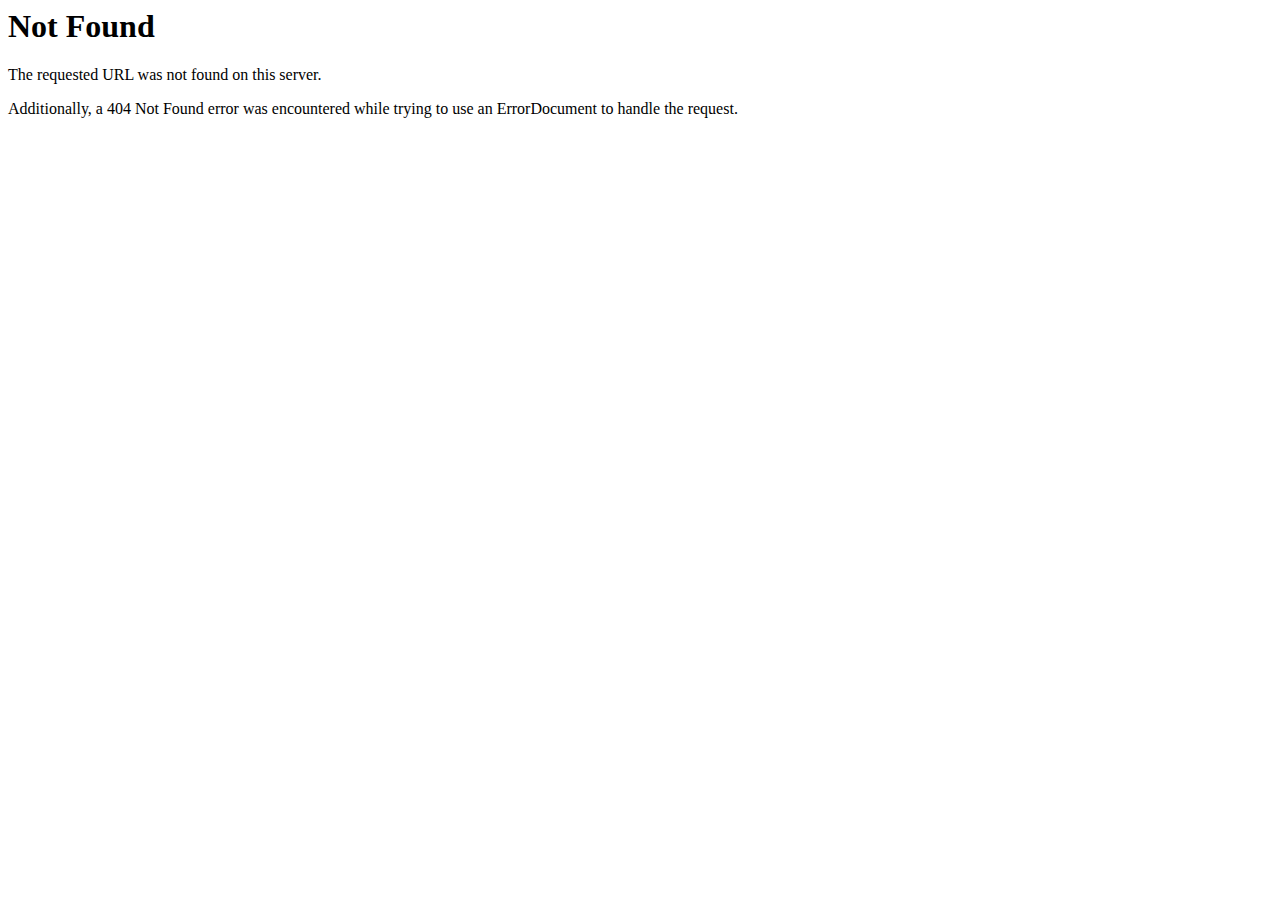
<file: assets/img/datatable-row-openclose.html>
<!DOCTYPE HTML PUBLIC "-//IETF//DTD HTML 2.0//EN">
<html><head>
<title>404 Not Found</title>
</head><body>
<h1>Not Found</h1>
<p>The requested URL was not found on this server.</p>
<p>Additionally, a 404 Not Found
error was encountered while trying to use an ErrorDocument to handle the request.</p>
</body></html>
</file>
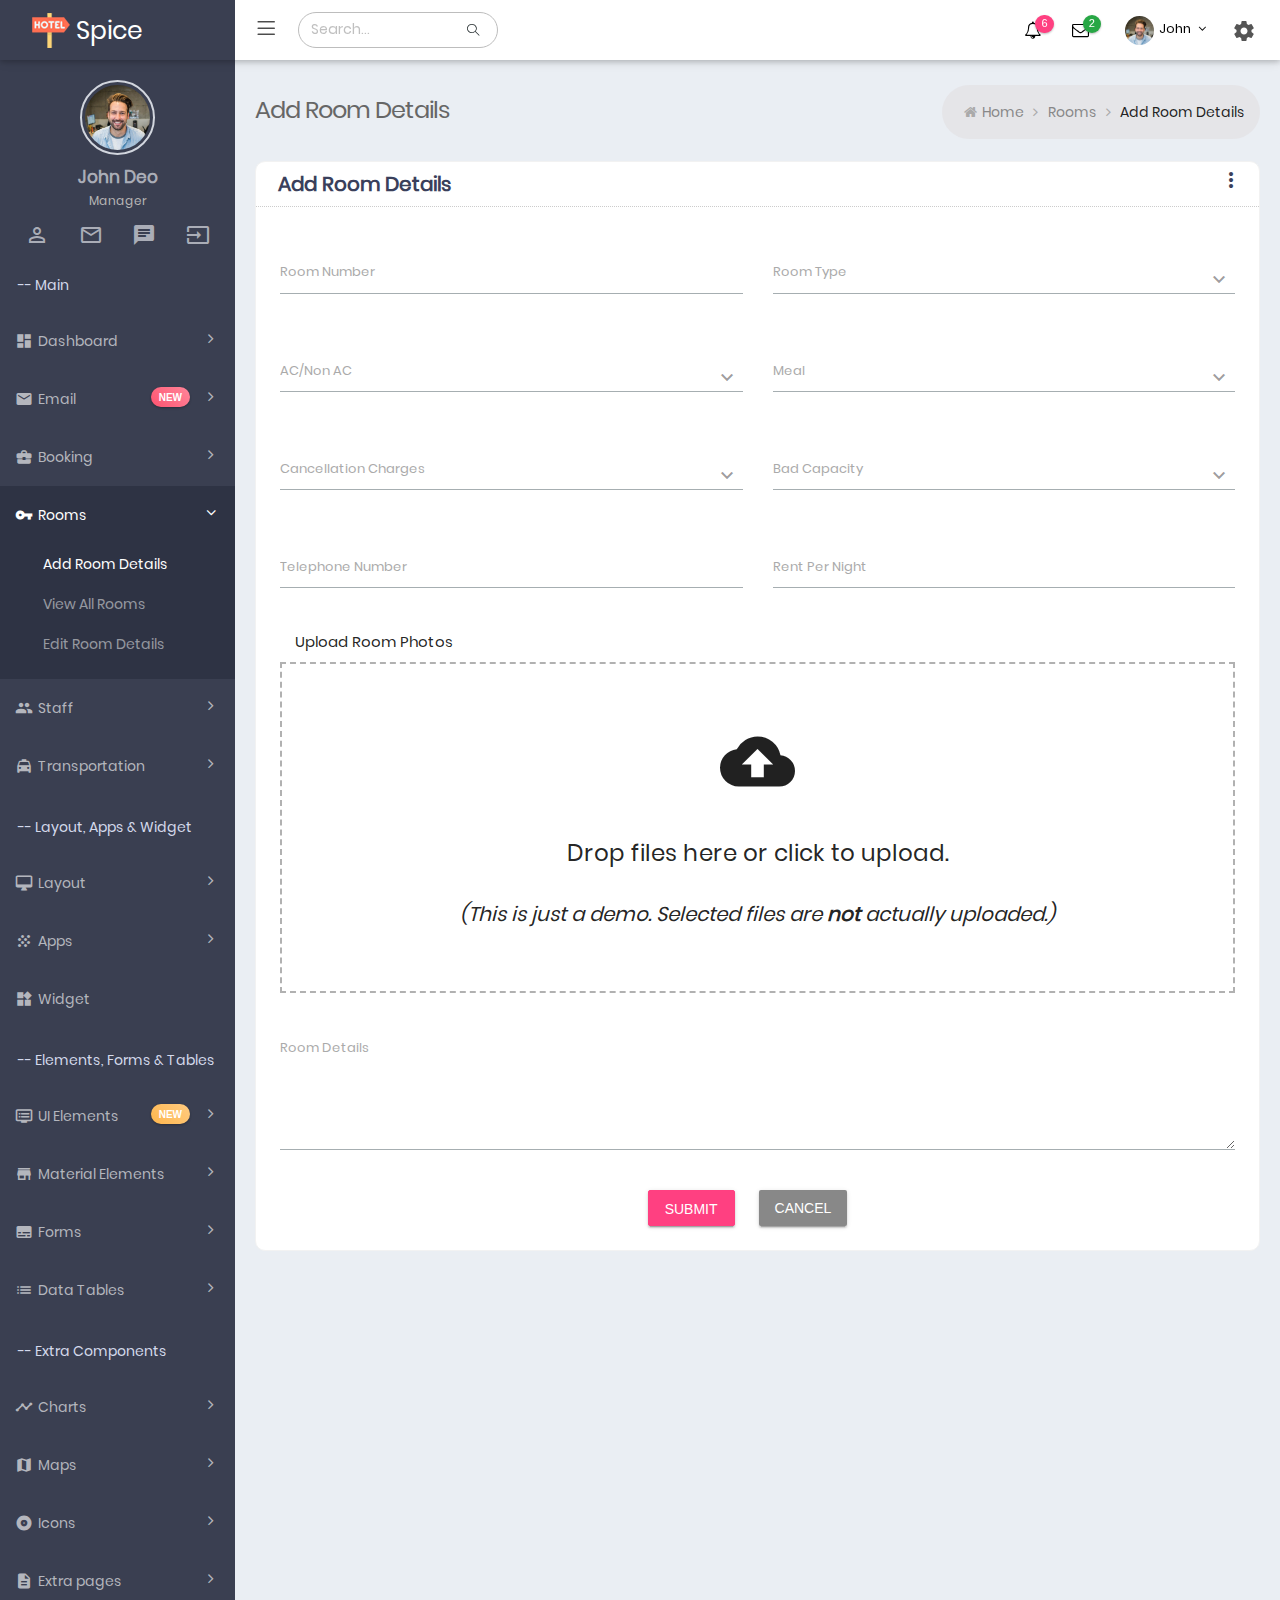
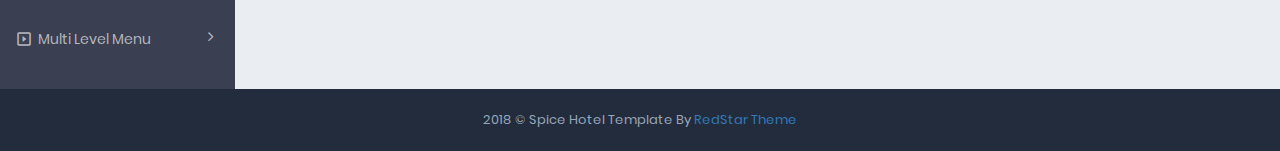
<file: hotel/source/add_room.html>
<!DOCTYPE html>
<html lang="en">
<!-- BEGIN HEAD -->


<!-- Mirrored from radixtouch.in/templates/admin/hotel/source/add_room.html by HTTrack Website Copier/3.x [XR&CO'2014], Mon, 13 Jan 2020 12:38:32 GMT -->
<head>
	<meta charset="utf-8" />
	<meta http-equiv="X-UA-Compatible" content="IE=edge">
	<meta content="width=device-width, initial-scale=1" name="viewport" />
	<meta name="description" content="Responsive Admin Template" />
	<meta name="author" content="SmartUniversity" />
	<title>Spice Hotel | Bootstrap 4 Admin Dashboard Template + UI Kit</title>
	<!-- icons -->
	<link href="assets/plugins/simple-line-icons/simple-line-icons.min.css" rel="stylesheet" type="text/css" />
	<link href="assets/plugins/font-awesome/css/font-awesome.min.css" rel="stylesheet" type="text/css" />
	<!--bootstrap -->
	<link href="assets/plugins/bootstrap/css/bootstrap.min.css" rel="stylesheet" type="text/css" />
	<!-- Material Design Lite CSS -->
	<link rel="stylesheet" href="assets/plugins/material/material.min.css">
	<link rel="stylesheet" href="assets/css/material_style.css">
	<!-- animation -->
	<link href="assets/css/pages/animate_page.css" rel="stylesheet">
	<!-- Template Styles -->
	<link href="assets/css/style.css" rel="stylesheet" type="text/css" />
	<link href="assets/css/plugins.min.css" rel="stylesheet" type="text/css" />
	<link href="assets/css/responsive.css" rel="stylesheet" type="text/css" />
	<link href="assets/css/theme-color.css" rel="stylesheet" type="text/css" />
	<!-- dropzone -->
	<link href="assets/plugins/dropzone/dropzone.css" rel="stylesheet" media="screen">
	<!-- favicon -->
	<link rel="shortcut icon" href="assets/img/favicon.ico" />
</head>
<!-- END HEAD -->

<body
	class="page-header-fixed sidemenu-closed-hidelogo page-content-white page-md header-white dark-sidebar-color logo-dark">
	<div class="page-wrapper">
		<!-- start header -->
		<div class="page-header navbar navbar-fixed-top">
			<div class="page-header-inner ">
				<!-- logo start -->
				<div class="page-logo">
					<a href="index.html">
						<img alt="" src="assets/img/logo.png">
						<span class="logo-default">Spice</span> </a>
				</div>
				<!-- logo end -->
				<ul class="nav navbar-nav navbar-left in">
					<li><a href="#" class="menu-toggler sidebar-toggler"><i class="icon-menu"></i></a></li>
				</ul>
				<form class="search-form-opened" action="#" method="GET">
					<div class="input-group">
						<input type="text" class="form-control" placeholder="Search..." name="query">
						<span class="input-group-btn search-btn">
							<a href="javascript:;" class="btn submit">
								<i class="icon-magnifier"></i>
							</a>
						</span>
					</div>
				</form>
				<!-- start mobile menu -->
				<a href="javascript:;" class="menu-toggler responsive-toggler" data-toggle="collapse"
					data-target=".navbar-collapse">
					<span></span>
				</a>
				<!-- end mobile menu -->
				<!-- start header menu -->
				<div class="top-menu">
					<ul class="nav navbar-nav pull-right">
						<!-- start notification dropdown -->
						<li class="dropdown dropdown-extended dropdown-notification" id="header_notification_bar">
							<a href="javascript:;" class="dropdown-toggle" data-toggle="dropdown" data-hover="dropdown"
								data-close-others="true">
								<i class="fa fa-bell-o"></i>
								<span class="badge headerBadgeColor1"> 6 </span>
							</a>
							<ul class="dropdown-menu animated swing">
								<li class="external">
									<h3><span class="bold">Notifications</span></h3>
									<span class="notification-label purple-bgcolor">New 6</span>
								</li>
								<li>
									<ul class="dropdown-menu-list small-slimscroll-style" data-handle-color="#637283">
										<li>
											<a href="javascript:;">
												<span class="time">just now</span>
												<span class="details">
													<span class="notification-icon circle deepPink-bgcolor"><i
															class="fa fa-check"></i></span> Congratulations!. </span>
											</a>
										</li>
										<li>
											<a href="javascript:;">
												<span class="time">3 mins</span>
												<span class="details">
													<span class="notification-icon circle purple-bgcolor"><i
															class="fa fa-user o"></i></span>
													<b>John Micle </b>is now following you. </span>
											</a>
										</li>
										<li>
											<a href="javascript:;">
												<span class="time">7 mins</span>
												<span class="details">
													<span class="notification-icon circle blue-bgcolor"><i
															class="fa fa-comments-o"></i></span>
													<b>Sneha Jogi </b>sent you a message. </span>
											</a>
										</li>
										<li>
											<a href="javascript:;">
												<span class="time">12 mins</span>
												<span class="details">
													<span class="notification-icon circle pink"><i
															class="fa fa-heart"></i></span>
													<b>Ravi Patel </b>like your photo. </span>
											</a>
										</li>
										<li>
											<a href="javascript:;">
												<span class="time">15 mins</span>
												<span class="details">
													<span class="notification-icon circle yellow"><i
															class="fa fa-warning"></i></span> Warning! </span>
											</a>
										</li>
										<li>
											<a href="javascript:;">
												<span class="time">10 hrs</span>
												<span class="details">
													<span class="notification-icon circle red"><i
															class="fa fa-times"></i></span> Application error. </span>
											</a>
										</li>
									</ul>
									<div class="dropdown-menu-footer">
										<a href="javascript:void(0)"> All notifications </a>
									</div>
								</li>
							</ul>
						</li>
						<!-- end notification dropdown -->
						<!-- start message dropdown -->
						<li class="dropdown dropdown-extended dropdown-inbox" id="header_inbox_bar">
							<a href="javascript:;" class="dropdown-toggle" data-toggle="dropdown" data-hover="dropdown"
								data-close-others="true">
								<i class="fa fa-envelope-o"></i>
								<span class="badge headerBadgeColor2"> 2 </span>
							</a>
							<ul class="dropdown-menu animated slideInDown">
								<li class="external">
									<h3><span class="bold">Messages</span></h3>
									<span class="notification-label cyan-bgcolor">New 2</span>
								</li>
								<li>
									<ul class="dropdown-menu-list small-slimscroll-style" data-handle-color="#637283">
										<li>
											<a href="#">
												<span class="photo">
													<img src="assets/img/user/user2.jpg" class="img-circle" alt="">
												</span>
												<span class="subject">
													<span class="from"> Sarah Smith </span>
													<span class="time">Just Now </span>
												</span>
												<span class="message"> Jatin I found you on LinkedIn... </span>
											</a>
										</li>
										<li>
											<a href="#">
												<span class="photo">
													<img src="assets/img/user/user3.jpg" class="img-circle" alt="">
												</span>
												<span class="subject">
													<span class="from"> John Deo </span>
													<span class="time">16 mins </span>
												</span>
												<span class="message"> Fwd: Important Notice Regarding Your Domain
													Name... </span>
											</a>
										</li>
										<li>
											<a href="#">
												<span class="photo">
													<img src="assets/img/user/user1.jpg" class="img-circle" alt="">
												</span>
												<span class="subject">
													<span class="from"> Rajesh </span>
													<span class="time">2 hrs </span>
												</span>
												<span class="message"> pls take a print of attachments. </span>
											</a>
										</li>
										<li>
											<a href="#">
												<span class="photo">
													<img src="assets/img/user/user8.jpg" class="img-circle" alt="">
												</span>
												<span class="subject">
													<span class="from"> Lina Smith </span>
													<span class="time">40 mins </span>
												</span>
												<span class="message"> Apply for Ortho Surgeon </span>
											</a>
										</li>
										<li>
											<a href="#">
												<span class="photo">
													<img src="assets/img/user/user5.jpg" class="img-circle" alt="">
												</span>
												<span class="subject">
													<span class="from"> Jacob Ryan </span>
													<span class="time">46 mins </span>
												</span>
												<span class="message"> Request for leave application. </span>
											</a>
										</li>
									</ul>
									<div class="dropdown-menu-footer">
										<a href="#"> All Messages </a>
									</div>
								</li>
							</ul>
						</li>
						<!-- end message dropdown -->
						<!-- start manage user dropdown -->
						<li class="dropdown dropdown-user">
							<a href="javascript:;" class="dropdown-toggle" data-toggle="dropdown" data-hover="dropdown"
								data-close-others="true">
								<img alt="" class="img-circle " src="assets/img/dp.jpg" />
								<span class="username username-hide-on-mobile"> John </span>
								<i class="fa fa-angle-down"></i>
							</a>
							<ul class="dropdown-menu dropdown-menu-default animated jello">
								<li>
									<a href="user_profile.html">
										<i class="icon-user"></i> Profile </a>
								</li>
								<li>
									<a href="#">
										<i class="icon-settings"></i> Settings
									</a>
								</li>
								<li>
									<a href="#">
										<i class="icon-directions"></i> Help
									</a>
								</li>
								<li class="divider"> </li>
								<li>
									<a href="lock_screen.html">
										<i class="icon-lock"></i> Lock
									</a>
								</li>
								<li>
									<a href="login.html">
										<i class="icon-logout"></i> Log Out </a>
								</li>
							</ul>
						</li>
						<!-- end manage user dropdown -->
						<li class="dropdown dropdown-quick-sidebar-toggler">
							<a id="headerSettingButton" class="mdl-button mdl-js-button mdl-button--icon pull-right"
								data-upgraded=",MaterialButton">
								<i class="material-icons">settings</i>
							</a>
						</li>
					</ul>
				</div>
			</div>
		</div>
		<!-- end header -->
		<!-- start page container -->
		<div class="page-container">
			<!-- start sidebar menu -->
			<div class="sidebar-container">
				<div class="sidemenu-container navbar-collapse collapse fixed-menu">
					<div id="remove-scroll">
						<ul class="sidemenu page-header-fixed p-t-20" data-keep-expanded="false" data-auto-scroll="true"
							data-slide-speed="200">
							<li class="sidebar-toggler-wrapper hide">
								<div class="sidebar-toggler">
									<span></span>
								</div>
							</li>
							<li class="sidebar-user-panel">
								<div class="user-panel">
									<div class="row">
										<div class="sidebar-userpic">
											<img src="assets/img/dp.jpg" class="img-responsive" alt=""> </div>
									</div>
									<div class="profile-usertitle">
										<div class="sidebar-userpic-name"> John Deo </div>
										<div class="profile-usertitle-job"> Manager </div>
									</div>
									<div class="sidebar-userpic-btn">
										<a class="tooltips" href="user_profile.html" data-placement="top"
											data-original-title="Profile">
											<i class="material-icons">person_outline</i>
										</a>
										<a class="tooltips" href="email_inbox.html" data-placement="top"
											data-original-title="Mail">
											<i class="material-icons">mail_outline</i>
										</a>
										<a class="tooltips" href="chat.html" data-placement="top"
											data-original-title="Chat">
											<i class="material-icons">chat</i>
										</a>
										<a class="tooltips" href="login.html" data-placement="top"
											data-original-title="Logout">
											<i class="material-icons">input</i>
										</a>
									</div>
								</div>
							</li>
							<li class="menu-heading">
								<span>-- Main</span>
							</li>
							<li class="nav-item start">
								<a href="#" class="nav-link nav-toggle">
									<i class="material-icons">dashboard</i>
									<span class="title">Dashboard</span>
									<span class="arrow"></span>
								</a>
								<ul class="sub-menu">
									<li class="nav-item">
										<a href="index.html" class="nav-link ">
											<span class="title">Dashboard 1</span>
										</a>
									</li>
									<li class="nav-item ">
										<a href="dashboard2.html" class="nav-link ">
											<span class="title">Dashboard 2</span>
										</a>
									</li>
								</ul>
							</li>
							<li class="nav-item">
								<a href="#" class="nav-link nav-toggle">
									<i class="material-icons">email</i>
									<span class="title">Email</span>
									<span class="arrow"></span>
									<span class="label label-rouded label-menu label-danger">new</span>
								</a>
								<ul class="sub-menu">
									<li class="nav-item">
										<a href="email_inbox.html" class="nav-link ">
											<span class="title">Inbox</span>
										</a>
									</li>
									<li class="nav-item">
										<a href="email_view.html" class="nav-link ">
											<span class="title">View Mail</span>
										</a>
									</li>
									<li class="nav-item">
										<a href="email_compose.html" class="nav-link ">
											<span class="title">Compose Mail</span>
										</a>
									</li>
								</ul>
							</li>
							<li class="nav-item">
								<a href="#" class="nav-link nav-toggle">
									<i class="material-icons">business_center</i>
									<span class="title">Booking</span>
									<span class="arrow"></span>
								</a>
								<ul class="sub-menu">
									<li class="nav-item">
										<a href="new_booking.html" class="nav-link ">
											<span class="title">New Booking</span>
										</a>
									</li>
									<li class="nav-item">
										<a href="view_booking.html" class="nav-link ">
											<span class="title">View Booking</span>
										</a>
									</li>
									<li class="nav-item">
										<a href="edit_booking.html" class="nav-link ">
											<span class="title">Edit Booking</span>
										</a>
									</li>
								</ul>
							</li>
							<li class="nav-item active">
								<a href="#" class="nav-link nav-toggle">
									<i class="material-icons">vpn_key</i>
									<span class="title">Rooms</span>
									<span class="selected"></span>
									<span class="arrow open"></span>
								</a>
								<ul class="sub-menu">
									<li class="nav-item active">
										<a href="add_room.html" class="nav-link ">
											<span class="title">Add Room Details</span>
											<span class="selected"></span>
										</a>
									</li>
									<li class="nav-item">
										<a href="all_rooms.html" class="nav-link ">
											<span class="title">View All Rooms</span>
										</a>
									</li>
									<li class="nav-item">
										<a href="edit_room.html" class="nav-link ">
											<span class="title">Edit Room Details</span>
										</a>
									</li>
								</ul>
							</li>
							<li class="nav-item">
								<a href="#" class="nav-link nav-toggle">
									<i class="material-icons">group</i>
									<span class="title">Staff</span>
									<span class="arrow"></span>
								</a>
								<ul class="sub-menu">
									<li class="nav-item">
										<a href="add_staff.html" class="nav-link ">
											<span class="title">Add Staff Details</span>
										</a>
									</li>
									<li class="nav-item">
										<a href="all_staffs.html" class="nav-link ">
											<span class="title">View All Staffs</span>
										</a>
									</li>
									<li class="nav-item">
										<a href="edit_staff.html" class="nav-link ">
											<span class="title">Edit Staff Details</span>
										</a>
									</li>
								</ul>
							</li>
							<li class="nav-item">
								<a href="#" class="nav-link nav-toggle">
									<i class="material-icons">local_taxi</i>
									<span class="title">Transportation</span>
									<span class="arrow"></span>
								</a>
								<ul class="sub-menu">
									<li class="nav-item">
										<a href="add_vehicle.html" class="nav-link ">
											<span class="title">Add Vehicle Details</span>
										</a>
									</li>
									<li class="nav-item">
										<a href="all_vehicles.html" class="nav-link ">
											<span class="title">View All Vehicle</span>
										</a>
									</li>
									<li class="nav-item">
										<a href="edit_vehicle.html" class="nav-link ">
											<span class="title">Edit Vehicle Details</span>
										</a>
									</li>
								</ul>
							</li>
							<li class="menu-heading m-t-20">
								<span>-- Layout, Apps &amp; Widget</span>
							</li>
							<li class="nav-item">
								<a href="#" class="nav-link nav-toggle"> <i class="material-icons">desktop_mac</i>
									<span class="title">Layout</span> <span class="arrow"></span>
								</a>
								<ul class="sub-menu">
									<li class="nav-item">
										<a href="layout_boxed.html" class="nav-link "> <span class="title">Boxed</span>
										</a>
									</li>
									<li class="nav-item">
										<a href="layout_full_width.html" class="nav-link "> <span class="title">Full
												Width</span>
										</a>
									</li>
									<li class="nav-item">
										<a href="layout_collapse.html" class="nav-link "> <span class="title">Collapse
												Menu</span>
										</a>
									</li>
									<li class="nav-item">
										<a href="layout_right_sidebar.html" class="nav-link "> <span class="title">Right
												Sidebar</span>
										</a>
									</li>
									<li class="nav-item">
										<a href="layout_sidebar_hover_menu.html" class="nav-link "> <span
												class="title">Hover Sidebar Menu</span>
										</a>
									</li>
									<li class="nav-item">
										<a href="layout_mega_menu.html" class="nav-link "> <span class="title">Mega
												Menu</span>
										</a>
									</li>
								</ul>
							</li>
							<li class="nav-item">
								<a href="#" class="nav-link nav-toggle"> <i class="material-icons">grain</i>
									<span class="title">Apps</span> <span class="arrow"></span>
								</a>
								<ul class="sub-menu">
									<li class="nav-item">
										<a href="chat.html" class="nav-link "> <span class="title">Chat</span>
										</a>
									</li>
									<li class="nav-item">
										<a href="contact_list.html" class="nav-link "> <span class="title">Contact
												List</span>
										</a>
									</li>
									<li class="nav-item">
										<a href="contact_grid.html" class="nav-link "> <span class="title">Contact
												Grid</span>
										</a>
									</li>
									<li class="nav-item">
										<a href="gallery.html" class="nav-link "> <span class="title">Gallery</span>
										</a>
									</li>
									<li class="nav-item">
										<a href="support.html" class="nav-link "> <span class="title">Support</span>
										</a>
									</li>
									<li class="nav-item">
										<a href="calendar.html" class="nav-link "> <span class="title">Calendar</span>
										</a>
									</li>
								</ul>
							</li>
							<li class="nav-item">
								<a href="widget.html" class="nav-link nav-toggle"> <i class="material-icons">widgets</i>
									<span class="title">Widget</span>
								</a>
							</li>
							<li class="menu-heading m-t-20">
								<span>-- Elements, Forms &amp; Tables</span>
							</li>
							<li class="nav-item">
								<a href="#" class="nav-link nav-toggle">
									<i class="material-icons">dvr</i>
									<span class="title">UI Elements</span>
									<span class="label label-rouded label-menu label-warning">new</span>
									<span class="arrow"></span>
								</a>
								<ul class="sub-menu">
									<li class="nav-item">
										<a href="buttons.html" class="nav-link ">
											<span class="title">Buttons</span>
										</a>
									</li>
									<li class="nav-item">
										<a href="alert.html" class="nav-link ">
											<span class="title">Alert</span>
										</a>
									</li>
									<li class="nav-item">
										<a href="tabs_accordions_navs.html" class="nav-link ">
											<span class="title">Tabs &amp; Accordions</span>
										</a>
									</li>
									<li class="nav-item">
										<a href="typography.html" class="nav-link ">
											<span class="title">Typography</span>
										</a>
									</li>
									<li class="nav-item">
										<a href="notification.html" class="nav-link ">
											<span class="title">Notifications</span>
										</a>
									</li>
									<li class="nav-item">
										<a href="sweet_alert.html" class="nav-link ">
											<span class="title">Sweet Alert</span>
										</a>
									</li>
									<li class="nav-item">
										<a href="panels.html" class="nav-link ">
											<span class="title">Panels</span>
										</a>
									</li>
									<li class="nav-item">
										<a href="grid.html" class="nav-link ">
											<span class="title">Grids</span>
										</a>
									</li>
									<li class="nav-item">
										<a href="tree.html" class="nav-link ">
											<span class="title">Tree View</span>
										</a>
									</li>
									<li class="nav-item">
										<a href="carousel.html" class="nav-link ">
											<span class="title">Carousel</span>
										</a>
									</li>
									<li class="nav-item">
										<a href="animation.html" class="nav-link ">
											<span class="title">Animations</span>
										</a>
									</li>
								</ul>
							</li>
							<li class="nav-item">
								<a href="#" class="nav-link nav-toggle">
									<i class="material-icons">store</i>
									<span class="title">Material Elements</span>
									<span class="arrow"></span>
								</a>
								<ul class="sub-menu">
									<li class="nav-item">
										<a href="material_button.html" class="nav-link ">
											<span class="title">Buttons</span>
										</a>
									</li>
									<li class="nav-item">
										<a href="material_tab.html" class="nav-link ">
											<span class="title">Tabs</span>
										</a>
									</li>
									<li class="nav-item">
										<a href="material_chips.html" class="nav-link ">
											<span class="title">Chips</span>
										</a>
									</li>
									<li class="nav-item">
										<a href="material_grid.html" class="nav-link ">
											<span class="title">Grid</span>
										</a>
									</li>
									<li class="nav-item">
										<a href="material_form.html" class="nav-link ">
											<span class="title">Form</span>
										</a>
									</li>
									<li class="nav-item">
										<a href="material_datepicker.html" class="nav-link ">
											<span class="title">DatePicker</span>
										</a>
									</li>
									<li class="nav-item">
										<a href="material_select.html" class="nav-link ">
											<span class="title">Select Item</span>
										</a>
									</li>
									<li class="nav-item">
										<a href="material_loading.html" class="nav-link ">
											<span class="title">Loading</span>
										</a>
									</li>
									<li class="nav-item">
										<a href="material_menu.html" class="nav-link ">
											<span class="title">Menu</span>
										</a>
									</li>
									<li class="nav-item">
										<a href="material_slider.html" class="nav-link ">
											<span class="title">Slider</span>
										</a>
									</li>
									<li class="nav-item">
										<a href="material_tables.html" class="nav-link ">
											<span class="title">Tables</span>
										</a>
									</li>
									<li class="nav-item">
										<a href="material_toggle.html" class="nav-link ">
											<span class="title">Toggle</span>
										</a>
									</li>
									<li class="nav-item">
										<a href="material_badges.html" class="nav-link ">
											<span class="title">Badges</span>
										</a>
									</li>
								</ul>
							</li>
							<li class="nav-item">
								<a href="javascript:;" class="nav-link nav-toggle">
									<i class="material-icons">subtitles</i>
									<span class="title">Forms </span>
									<span class="arrow"></span>
								</a>
								<ul class="sub-menu">
									<li class="nav-item">
										<a href="layouts_form.html" class="nav-link ">
											<span class="title">Form Layout</span>
										</a>
									</li>
									<li class="nav-item">
										<a href="advance_form.html" class="nav-link ">
											<span class="title">Advance Component</span>
										</a>
									</li>
									<li class="nav-item">
										<a href="validation_form.html" class="nav-link ">
											<span class="title">Form Validation</span>
										</a>
									</li>
									<li class="nav-item">
										<a href="steps.html" class="nav-link ">
											<span class="title">Wizard</span>
										</a>
									</li>
									<li class="nav-item">
										<a href="file_upload.html" class="nav-link ">
											<span class="title">File Upload</span>
										</a>
									</li>
									<li class="nav-item">
										<a href="editable_form.html" class="nav-link ">
											<span class="title">Editor</span>
										</a>
									</li>
								</ul>
							</li>
							<li class="nav-item">
								<a href="javascript:;" class="nav-link nav-toggle">
									<i class="material-icons">list</i>
									<span class="title">Data Tables</span>
									<span class="arrow"></span>
								</a>
								<ul class="sub-menu">
									<li class="nav-item">
										<a href="basic_table.html" class="nav-link ">
											<span class="title">Basic Tables</span>
										</a>
									</li>
									<li class="nav-item">
										<a href="advanced_table.html" class="nav-link ">
											<span class="title">Advance Tables</span>
										</a>
									</li>
									<li class="nav-item">
										<a href="editable_table.html" class="nav-link ">
											<span class="title">Editable Tables</span>
										</a>
									</li>
									<li class="nav-item">
										<a href="group_table.html" class="nav-link ">
											<span class="title">Grouping</span>
										</a>
									</li>
									<li class="nav-item">
										<a href="table_data.html" class="nav-link ">
											<span class="title">Tables With Sourced Data</span>
										</a>
									</li>
								</ul>
							</li>
							<li class="menu-heading m-t-20">
								<span>-- Extra Components</span>
							</li>
							<li class="nav-item">
								<a href="javascript:;" class="nav-link nav-toggle">
									<i class="material-icons">timeline</i>
									<span class="title">Charts</span>
									<span class="arrow"></span>
								</a>
								<ul class="sub-menu">
									<li class="nav-item">
										<a href="charts_echarts.html" class="nav-link ">
											<span class="title">eCharts</span>
										</a>
									</li>
									<li class="nav-item">
										<a href="charts_morris.html" class="nav-link ">
											<span class="title">Morris Charts</span>
										</a>
									</li>
									<li class="nav-item">
										<a href="charts_chartjs.html" class="nav-link ">
											<span class="title">Chartjs</span>
										</a>
									</li>
								</ul>
							</li>
							<li class="nav-item">
								<a href="javascript:;" class="nav-link nav-toggle">
									<i class="material-icons">map</i>
									<span class="title">Maps</span>
									<span class="arrow"></span>
								</a>
								<ul class="sub-menu">
									<li class="nav-item">
										<a href="google_maps.html" class="nav-link ">
											<span class="title">Google Maps</span>
										</a>
									</li>
									<li class="nav-item">
										<a href="vector_maps.html" class="nav-link ">
											<span class="title">Vector Maps</span>
										</a>
									</li>
								</ul>
							</li>
							<li class="nav-item">
								<a href="#" class="nav-link nav-toggle"> <i class="material-icons">album</i>
									<span class="title">Icons</span> <span class="arrow"></span>
								</a>
								<ul class="sub-menu">
									<li class="nav-item">
										<a href="fontawesome_icons.html" class="nav-link "> <span class="title">Font
												Awesome</span>
										</a>
									</li>
									<li class="nav-item">
										<a href="simpleline_icons.html" class="nav-link "> <span class="title">Simple
												Line Icon</span>
										</a>
									</li>
									<li class="nav-item">
										<a href="material_icons.html" class="nav-link "> <span class="title">Material
												Icon</span>
										</a>
									</li>
								</ul>
							</li>
							<li class="nav-item">
								<a href="javascript:;" class="nav-link nav-toggle"> <i
										class="material-icons">description</i>
									<span class="title">Extra pages</span>
									<span class="arrow"></span>
								</a>
								<ul class="sub-menu">
									<li class="nav-item">
										<a href="timeline.html" class="nav-link "> <span class="title">Timeline</span>
										</a>
									</li>
									<li class="nav-item">
										<a href="login.html" class="nav-link "> <span class="title">Login</span>
										</a>
									</li>
									<li class="nav-item">
										<a href="sign_up.html" class="nav-link "> <span
												class="title">Registration</span>
										</a>
									</li>
									<li class="nav-item">
										<a href="user_profile.html" class="nav-link "><span class="title">Profile</span>
										</a>
									</li>
									<li class="nav-item">
										<a href="pricing.html" class="nav-link "><span class="title">Pricing</span>
										</a>
									</li>
									<li class="nav-item">
										<a href="contactus.html" class="nav-link "> <span class="title">Contact
												Us</span>
										</a>
									</li>
									<li class="nav-item">
										<a href="invoice.html" class="nav-link "><span class="title">Invoice</span>
										</a>
									</li>
									<li class="nav-item">
										<a href="faq.html" class="nav-link "><span class="title">Faq</span>
										</a>
									</li>
									<li class="nav-item">
										<a href="lock_screen.html" class="nav-link "> <span class="title">Lock
												Screen</span>
										</a>
									</li>
									<li class="nav-item">
										<a href="page-404.html" class="nav-link "> <span class="title">404 Page</span>
										</a>
									</li>
									<li class="nav-item">
										<a href="page-500.html" class="nav-link "> <span class="title">500 Page</span>
										</a>
									</li>
									<li class="nav-item">
										<a href="blank_page.html" class="nav-link "> <span class="title">Blank
												Page</span>
										</a>
									</li>
								</ul>
							</li>
							<li class="nav-item">
								<a href="javascript:;" class="nav-link nav-toggle">
									<i class="material-icons">slideshow</i>
									<span class="title">Multi Level Menu</span>
									<span class="arrow "></span>
								</a>
								<ul class="sub-menu">
									<li class="nav-item">
										<a href="javascript:;" class="nav-link nav-toggle">
											<i class="fa fa-university"></i> Item 1
											<span class="arrow"></span>
										</a>
										<ul class="sub-menu">
											<li class="nav-item">
												<a href="javascript:;" class="nav-link nav-toggle">
													<i class="fa fa-bell-o"></i> Arrow Toggle
													<span class="arrow "></span>
												</a>
												<ul class="sub-menu">
													<li class="nav-item">
														<a href="javascript:;" class="nav-link">
															<i class="fa fa-calculator"></i> Sample Link 1</a>
													</li>
													<li class="nav-item">
														<a href="#" class="nav-link">
															<i class="fa fa-clone"></i> Sample Link 2</a>
													</li>
													<li class="nav-item">
														<a href="#" class="nav-link">
															<i class="fa fa-cogs"></i> Sample Link 3</a>
													</li>
												</ul>
											</li>
											<li class="nav-item">
												<a href="#" class="nav-link">
													<i class="fa fa-file-pdf-o"></i> Sample Link 1</a>
											</li>
											<li class="nav-item">
												<a href="#" class="nav-link">
													<i class="fa fa-rss"></i> Sample Link 2</a>
											</li>
											<li class="nav-item">
												<a href="#" class="nav-link">
													<i class="fa fa-hdd-o"></i> Sample Link 3</a>
											</li>
										</ul>
									</li>
									<li class="nav-item">
										<a href="javascript:;" class="nav-link nav-toggle">
											<i class="fa fa-gavel"></i> Arrow Toggle
											<span class="arrow"></span>
										</a>
										<ul class="sub-menu">
											<li class="nav-item">
												<a href="#" class="nav-link">
													<i class="fa fa-paper-plane"></i> Sample Link 1</a>
											</li>
											<li class="nav-item">
												<a href="#" class="nav-link">
													<i class="fa fa-power-off"></i> Sample Link 1</a>
											</li>
											<li class="nav-item">
												<a href="#" class="nav-link">
													<i class="fa fa-recycle"></i> Sample Link 1
												</a>
											</li>
										</ul>
									</li>
									<li class="nav-item">
										<a href="#" class="nav-link">
											<i class="fa fa-volume-up"></i> Item 3 </a>
									</li>
								</ul>
							</li>
						</ul>
					</div>
				</div>
			</div>
			<!-- end sidebar menu -->
			<!-- start page content -->
			<div class="page-content-wrapper">
				<div class="page-content">
					<div class="page-bar">
						<div class="page-title-breadcrumb">
							<div class=" pull-left">
								<div class="page-title">Add Room Details</div>
							</div>
							<ol class="breadcrumb page-breadcrumb pull-right">
								<li><i class="fa fa-home"></i>&nbsp;<a class="parent-item"
										href="index.html">Home</a>&nbsp;<i class="fa fa-angle-right"></i>
								</li>
								<li><a class="parent-item" href="#">Rooms</a>&nbsp;<i class="fa fa-angle-right"></i>
								</li>
								<li class="active">Add Room Details</li>
							</ol>
						</div>
					</div>
					<div class="row">
						<div class="col-sm-12">
							<div class="card-box">
								<div class="card-head">
									<header>Add Room Details</header>
									<button id="panel-button"
										class="mdl-button mdl-js-button mdl-button--icon pull-right"
										data-upgraded=",MaterialButton">
										<i class="material-icons">more_vert</i>
									</button>
									<ul class="mdl-menu mdl-menu--bottom-right mdl-js-menu mdl-js-ripple-effect"
										data-mdl-for="panel-button">
										<li class="mdl-menu__item"><i class="material-icons">assistant_photo</i>Action
										</li>
										<li class="mdl-menu__item"><i class="material-icons">print</i>Another action
										</li>
										<li class="mdl-menu__item"><i class="material-icons">favorite</i>Something else
											here</li>
									</ul>
								</div>
								<div class="card-body row">
									<div class="col-lg-6 p-t-20">
										<div
											class="mdl-textfield mdl-js-textfield mdl-textfield--floating-label txt-full-width">
											<input class="mdl-textfield__input" type="text" id="txtRoomNo">
											<label class="mdl-textfield__label">Room Number</label>
										</div>
									</div>
									<div class="col-lg-6 p-t-20">
										<div
											class="mdl-textfield mdl-js-textfield mdl-textfield--floating-label getmdl-select getmdl-select__fix-height txt-full-width">
											<input class="mdl-textfield__input" type="text" id="list3" value="" readonly
												tabIndex="-1">
											<label for="list3" class="pull-right margin-0">
												<i class="mdl-icon-toggle__label material-icons">keyboard_arrow_down</i>
											</label>
											<label for="list3" class="mdl-textfield__label">Room Type</label>
											<ul data-mdl-for="list3" class="mdl-menu mdl-menu--bottom-left mdl-js-menu">
												<li class="mdl-menu__item" data-val="1">Single</li>
												<li class="mdl-menu__item" data-val="2">Double</li>
												<li class="mdl-menu__item" data-val="3">Quad</li>
												<li class="mdl-menu__item" data-val="4">King</li>
												<li class="mdl-menu__item" data-val="5">Suite</li>
												<li class="mdl-menu__item" data-val="6">Apartments</li>
												<li class="mdl-menu__item" data-val="7">Villa</li>
											</ul>
										</div>
									</div>
									<div class="col-lg-6 p-t-20">
										<div
											class="mdl-textfield mdl-js-textfield mdl-textfield--floating-label getmdl-select getmdl-select__fix-height txt-full-width">
											<input class="mdl-textfield__input" type="text" id="sample2" value=""
												readonly tabIndex="-1">
											<label for="sample2" class="pull-right margin-0">
												<i class="mdl-icon-toggle__label material-icons">keyboard_arrow_down</i>
											</label>
											<label for="sample2" class="mdl-textfield__label">AC/Non AC</label>
											<ul data-mdl-for="sample2"
												class="mdl-menu mdl-menu--bottom-left mdl-js-menu">
												<li class="mdl-menu__item" data-val="DE">AC</li>
												<li class="mdl-menu__item" data-val="BY">Non AC</li>
											</ul>
										</div>
									</div>
									<div class="col-lg-6 p-t-20">
										<div
											class="mdl-textfield mdl-js-textfield mdl-textfield--floating-label getmdl-select getmdl-select__fix-height txt-full-width">
											<input class="mdl-textfield__input" type="text" id="sample3" value=""
												readonly tabIndex="-1">
											<label for="sample3" class="pull-right margin-0">
												<i class="mdl-icon-toggle__label material-icons">keyboard_arrow_down</i>
											</label>
											<label for="sample2" class="mdl-textfield__label">Meal</label>
											<ul data-mdl-for="sample3"
												class="mdl-menu mdl-menu--bottom-left mdl-js-menu">
												<li class="mdl-menu__item" data-val="1">Free Breakfast</li>
												<li class="mdl-menu__item" data-val="2">Free Dinner</li>
												<li class="mdl-menu__item" data-val="3">Free Breakfast &amp; Dinner</li>
												<li class="mdl-menu__item" data-val="4">Free Welcome Drink</li>
												<li class="mdl-menu__item" data-val="5">No Free Food</li>
											</ul>
										</div>
									</div>
									<div class="col-lg-6 p-t-20">
										<div
											class="mdl-textfield mdl-js-textfield mdl-textfield--floating-label getmdl-select getmdl-select__fix-height txt-full-width">
											<input class="mdl-textfield__input" type="text" id="sample4" value=""
												readonly tabIndex="-1">
											<label class="pull-right margin-0">
												<i class="mdl-icon-toggle__label material-icons">keyboard_arrow_down</i>
											</label>
											<label class="mdl-textfield__label">Cancellation Charges</label>
											<ul data-mdl-for="sample4"
												class="mdl-menu mdl-menu--bottom-left mdl-js-menu">
												<li class="mdl-menu__item" data-val="1">Free Cancellation</li>
												<li class="mdl-menu__item" data-val="2">10% Before 24 Hours</li>
												<li class="mdl-menu__item" data-val="1">No Cancellation Allow</li>
											</ul>
										</div>
									</div>
									<div class="col-lg-6 p-t-20">
										<div
											class="mdl-textfield mdl-js-textfield mdl-textfield--floating-label getmdl-select getmdl-select__fix-height txt-full-width">
											<input class="mdl-textfield__input" type="text" id="list2" value="" readonly
												tabIndex="-1">
											<label for="list2" class="pull-right margin-0">
												<i class="mdl-icon-toggle__label material-icons">keyboard_arrow_down</i>
											</label>
											<label for="list2" class="mdl-textfield__label">Bad Capacity</label>
											<ul data-mdl-for="list2" class="mdl-menu mdl-menu--bottom-left mdl-js-menu">
												<li class="mdl-menu__item" data-val="1">1</li>
												<li class="mdl-menu__item" data-val="2">2</li>
												<li class="mdl-menu__item" data-val="3">3</li>
												<li class="mdl-menu__item" data-val="4">4</li>
												<li class="mdl-menu__item" data-val="5">5</li>
												<li class="mdl-menu__item" data-val="6">6</li>
												<li class="mdl-menu__item" data-val="7">7</li>
												<li class="mdl-menu__item" data-val="8">8</li>
											</ul>
										</div>
									</div>
									<div class="col-lg-6 p-t-20">
										<div
											class="mdl-textfield mdl-js-textfield mdl-textfield--floating-label txt-full-width">
											<input class="mdl-textfield__input" type="text"
												pattern="-?[0-9]*(\.[0-9]+)?" id="text8">
											<label class="mdl-textfield__label" for="text8">Telephone Number</label>
											<span class="mdl-textfield__error">Number required!</span>
										</div>
									</div>
									<div class="col-lg-6 p-t-20">
										<div
											class="mdl-textfield mdl-js-textfield mdl-textfield--floating-label txt-full-width">
											<input class="mdl-textfield__input" type="text"
												pattern="-?[0-9]*(\.[0-9]+)?" id="text7">
											<label class="mdl-textfield__label" for="text7">Rent Per Night</label>
											<span class="mdl-textfield__error">Number required!</span>
										</div>
									</div>
									<div class="col-lg-12 p-t-20">
										<label class="control-label col-md-3">Upload Room Photos</label>
										<form id="id_dropzone" class="dropzone">
											<div class="dz-message">
												<div class="dropIcon">
													<i class="material-icons">cloud_upload</i>
												</div>
												<h3>Drop files here or click to upload.</h3>
												<em>(This is just a demo. Selected files are <strong>not</strong>
													actually uploaded.)
												</em>
											</div>
										</form>
									</div>
									<div class="col-lg-12 p-t-20">
										<div class="mdl-textfield mdl-js-textfield txt-full-width">
											<textarea class="mdl-textfield__input" rows="4" id="education"></textarea>
											<label class="mdl-textfield__label" for="text7">Room Details</label>
										</div>
									</div>
									<div class="col-lg-12 p-t-20 text-center">
										<button type="button"
											class="mdl-button mdl-js-button mdl-button--raised mdl-js-ripple-effect m-b-10 m-r-20 btn-pink">Submit</button>
										<button type="button"
											class="mdl-button mdl-js-button mdl-button--raised mdl-js-ripple-effect m-b-10 btn-default">Cancel</button>
									</div>
								</div>
							</div>
						</div>
					</div>
				</div>
			</div>
			<!-- end page content -->
			<!-- start chat sidebar -->
			<div class="chat-sidebar-container" data-close-on-body-click="false">
				<div class="chat-sidebar">
					<ul class="nav nav-tabs">
						<li class="nav-item">
							<a href="#quick_sidebar_tab_1" class="nav-link active tab-icon" data-toggle="tab">Theme
							</a>
						</li>
						<li class="nav-item">
							<a href="#quick_sidebar_tab_2" class="nav-link tab-icon" data-toggle="tab"> Chat
							</a>
						</li>
						<li class="nav-item">
							<a href="#quick_sidebar_tab_3" class="nav-link tab-icon" data-toggle="tab"> Settings
							</a>
						</li>
					</ul>
					<div class="tab-content">
						<div class="tab-pane chat-sidebar-settings in show active animated shake" role="tabpanel"
							id="quick_sidebar_tab_1">
							<div class="slimscroll-style">
								<div class="theme-light-dark">
									<h6>Sidebar Theme</h6>
									<button type="button" data-theme="white"
										class="btn lightColor btn-outline btn-circle m-b-10 theme-button">Light
										Sidebar</button>
									<button type="button" data-theme="dark"
										class="btn dark btn-outline btn-circle m-b-10 theme-button">Dark
										Sidebar</button>
								</div>
								<div class="theme-light-dark">
									<h6>Sidebar Color</h6>
									<ul class="list-unstyled">
										<li class="complete">
											<div class="theme-color sidebar-theme">
												<a href="#" data-theme="white"><span class="head"></span><span
														class="cont"></span></a>
												<a href="#" data-theme="dark"><span class="head"></span><span
														class="cont"></span></a>
												<a href="#" data-theme="blue"><span class="head"></span><span
														class="cont"></span></a>
												<a href="#" data-theme="indigo"><span class="head"></span><span
														class="cont"></span></a>
												<a href="#" data-theme="cyan"><span class="head"></span><span
														class="cont"></span></a>
												<a href="#" data-theme="green"><span class="head"></span><span
														class="cont"></span></a>
												<a href="#" data-theme="red"><span class="head"></span><span
														class="cont"></span></a>
											</div>
										</li>
									</ul>
									<h6>Header Brand color</h6>
									<ul class="list-unstyled">
										<li class="theme-option">
											<div class="theme-color logo-theme">
												<a href="#" data-theme="logo-white"><span class="head"></span><span
														class="cont"></span></a>
												<a href="#" data-theme="logo-dark"><span class="head"></span><span
														class="cont"></span></a>
												<a href="#" data-theme="logo-blue"><span class="head"></span><span
														class="cont"></span></a>
												<a href="#" data-theme="logo-indigo"><span class="head"></span><span
														class="cont"></span></a>
												<a href="#" data-theme="logo-cyan"><span class="head"></span><span
														class="cont"></span></a>
												<a href="#" data-theme="logo-green"><span class="head"></span><span
														class="cont"></span></a>
												<a href="#" data-theme="logo-red"><span class="head"></span><span
														class="cont"></span></a>
											</div>
										</li>
									</ul>
									<h6>Header color</h6>
									<ul class="list-unstyled">
										<li class="theme-option">
											<div class="theme-color header-theme">
												<a href="#" data-theme="header-white"><span class="head"></span><span
														class="cont"></span></a>
												<a href="#" data-theme="header-dark"><span class="head"></span><span
														class="cont"></span></a>
												<a href="#" data-theme="header-blue"><span class="head"></span><span
														class="cont"></span></a>
												<a href="#" data-theme="header-indigo"><span class="head"></span><span
														class="cont"></span></a>
												<a href="#" data-theme="header-cyan"><span class="head"></span><span
														class="cont"></span></a>
												<a href="#" data-theme="header-green"><span class="head"></span><span
														class="cont"></span></a>
												<a href="#" data-theme="header-red"><span class="head"></span><span
														class="cont"></span></a>
											</div>
										</li>
									</ul>
								</div>
							</div>
						</div>
						<!-- Start Doctor Chat -->
						<div class="tab-pane chat-sidebar-chat animated slideInRight" id="quick_sidebar_tab_2">
							<div class="chat-sidebar-list">
								<div class="chat-sidebar-chat-users slimscroll-style" data-rail-color="#ddd"
									data-wrapper-class="chat-sidebar-list">
									<div class="chat-header">
										<h5 class="list-heading">Online</h5>
									</div>
									<ul class="media-list list-items">
										<li class="media"><img class="media-object" src="assets/img/user/user3.jpg"
												width="35" height="35" alt="...">
											<i class="online dot"></i>
											<div class="media-body">
												<h5 class="media-heading">John Deo</h5>
												<div class="media-heading-sub">Spine Surgeon</div>
											</div>
										</li>
										<li class="media">
											<div class="media-status">
												<span class="badge badge-success">5</span>
											</div> <img class="media-object" src="assets/img/user/user1.jpg" width="35"
												height="35" alt="...">
											<i class="busy dot"></i>
											<div class="media-body">
												<h5 class="media-heading">Rajesh</h5>
												<div class="media-heading-sub">Director</div>
											</div>
										</li>
										<li class="media"><img class="media-object" src="assets/img/user/user5.jpg"
												width="35" height="35" alt="...">
											<i class="away dot"></i>
											<div class="media-body">
												<h5 class="media-heading">Jacob Ryan</h5>
												<div class="media-heading-sub">Ortho Surgeon</div>
											</div>
										</li>
										<li class="media">
											<div class="media-status">
												<span class="badge badge-danger">8</span>
											</div> <img class="media-object" src="assets/img/user/user4.jpg" width="35"
												height="35" alt="...">
											<i class="online dot"></i>
											<div class="media-body">
												<h5 class="media-heading">Kehn Anderson</h5>
												<div class="media-heading-sub">CEO</div>
											</div>
										</li>
										<li class="media"><img class="media-object" src="assets/img/user/user2.jpg"
												width="35" height="35" alt="...">
											<i class="busy dot"></i>
											<div class="media-body">
												<h5 class="media-heading">Sarah Smith</h5>
												<div class="media-heading-sub">Anaesthetics</div>
											</div>
										</li>
										<li class="media"><img class="media-object" src="assets/img/user/user7.jpg"
												width="35" height="35" alt="...">
											<i class="online dot"></i>
											<div class="media-body">
												<h5 class="media-heading">Vlad Cardella</h5>
												<div class="media-heading-sub">Cardiologist</div>
											</div>
										</li>
									</ul>
									<div class="chat-header">
										<h5 class="list-heading">Offline</h5>
									</div>
									<ul class="media-list list-items">
										<li class="media">
											<div class="media-status">
												<span class="badge badge-warning">4</span>
											</div> <img class="media-object" src="assets/img/user/user6.jpg" width="35"
												height="35" alt="...">
											<i class="offline dot"></i>
											<div class="media-body">
												<h5 class="media-heading">Jennifer Maklen</h5>
												<div class="media-heading-sub">Nurse</div>
												<div class="media-heading-small">Last seen 01:20 AM</div>
											</div>
										</li>
										<li class="media"><img class="media-object" src="assets/img/user/user8.jpg"
												width="35" height="35" alt="...">
											<i class="offline dot"></i>
											<div class="media-body">
												<h5 class="media-heading">Lina Smith</h5>
												<div class="media-heading-sub">Ortho Surgeon</div>
												<div class="media-heading-small">Last seen 11:14 PM</div>
											</div>
										</li>
										<li class="media">
											<div class="media-status">
												<span class="badge badge-success">9</span>
											</div> <img class="media-object" src="assets/img/user/user9.jpg" width="35"
												height="35" alt="...">
											<i class="offline dot"></i>
											<div class="media-body">
												<h5 class="media-heading">Jeff Adam</h5>
												<div class="media-heading-sub">Compounder</div>
												<div class="media-heading-small">Last seen 3:31 PM</div>
											</div>
										</li>
										<li class="media"><img class="media-object" src="assets/img/user/user10.jpg"
												width="35" height="35" alt="...">
											<i class="offline dot"></i>
											<div class="media-body">
												<h5 class="media-heading">Anjelina Cardella</h5>
												<div class="media-heading-sub">Physiotherapist</div>
												<div class="media-heading-small">Last seen 7:45 PM</div>
											</div>
										</li>
									</ul>
								</div>
							</div>
						</div>
						<!-- End Doctor Chat -->
						<!-- Start Setting Panel -->
						<div class="tab-pane chat-sidebar-settings animated slideInUp" id="quick_sidebar_tab_3">
							<div class="chat-sidebar-settings-list slimscroll-style">
								<div class="chat-header">
									<h5 class="list-heading">Layout Settings</h5>
								</div>
								<div class="chatpane inner-content ">
									<div class="settings-list">
										<div class="setting-item">
											<div class="setting-text">Sidebar Position</div>
											<div class="setting-set">
												<select
													class="sidebar-pos-option form-control input-inline input-sm input-small ">
													<option value="left" selected="selected">Left</option>
													<option value="right">Right</option>
												</select>
											</div>
										</div>
										<div class="setting-item">
											<div class="setting-text">Header</div>
											<div class="setting-set">
												<select
													class="page-header-option form-control input-inline input-sm input-small ">
													<option value="fixed" selected="selected">Fixed</option>
													<option value="default">Default</option>
												</select>
											</div>
										</div>
										<div class="setting-item">
											<div class="setting-text">Sidebar Menu </div>
											<div class="setting-set">
												<select
													class="sidebar-menu-option form-control input-inline input-sm input-small ">
													<option value="accordion" selected="selected">Accordion</option>
													<option value="hover">Hover</option>
												</select>
											</div>
										</div>
										<div class="setting-item">
											<div class="setting-text">Footer</div>
											<div class="setting-set">
												<select
													class="page-footer-option form-control input-inline input-sm input-small ">
													<option value="fixed">Fixed</option>
													<option value="default" selected="selected">Default</option>
												</select>
											</div>
										</div>
									</div>
									<div class="chat-header">
										<h5 class="list-heading">Account Settings</h5>
									</div>
									<div class="settings-list">
										<div class="setting-item">
											<div class="setting-text">Notifications</div>
											<div class="setting-set">
												<div class="switch">
													<label class="mdl-switch mdl-js-switch mdl-js-ripple-effect"
														for="switch-1">
														<input type="checkbox" id="switch-1" class="mdl-switch__input"
															checked>
													</label>
												</div>
											</div>
										</div>
										<div class="setting-item">
											<div class="setting-text">Show Online</div>
											<div class="setting-set">
												<div class="switch">
													<label class="mdl-switch mdl-js-switch mdl-js-ripple-effect"
														for="switch-7">
														<input type="checkbox" id="switch-7" class="mdl-switch__input"
															checked>
													</label>
												</div>
											</div>
										</div>
										<div class="setting-item">
											<div class="setting-text">Status</div>
											<div class="setting-set">
												<div class="switch">
													<label class="mdl-switch mdl-js-switch mdl-js-ripple-effect"
														for="switch-2">
														<input type="checkbox" id="switch-2" class="mdl-switch__input"
															checked>
													</label>
												</div>
											</div>
										</div>
										<div class="setting-item">
											<div class="setting-text">2 Steps Verification</div>
											<div class="setting-set">
												<div class="switch">
													<label class="mdl-switch mdl-js-switch mdl-js-ripple-effect"
														for="switch-3">
														<input type="checkbox" id="switch-3" class="mdl-switch__input"
															checked>
													</label>
												</div>
											</div>
										</div>
									</div>
									<div class="chat-header">
										<h5 class="list-heading">General Settings</h5>
									</div>
									<div class="settings-list">
										<div class="setting-item">
											<div class="setting-text">Location</div>
											<div class="setting-set">
												<div class="switch">
													<label class="mdl-switch mdl-js-switch mdl-js-ripple-effect"
														for="switch-4">
														<input type="checkbox" id="switch-4" class="mdl-switch__input"
															checked>
													</label>
												</div>
											</div>
										</div>
										<div class="setting-item">
											<div class="setting-text">Save Histry</div>
											<div class="setting-set">
												<div class="switch">
													<label class="mdl-switch mdl-js-switch mdl-js-ripple-effect"
														for="switch-5">
														<input type="checkbox" id="switch-5" class="mdl-switch__input"
															checked>
													</label>
												</div>
											</div>
										</div>
										<div class="setting-item">
											<div class="setting-text">Auto Updates</div>
											<div class="setting-set">
												<div class="switch">
													<label class="mdl-switch mdl-js-switch mdl-js-ripple-effect"
														for="switch-6">
														<input type="checkbox" id="switch-6" class="mdl-switch__input"
															checked>
													</label>
												</div>
											</div>
										</div>
									</div>
								</div>
							</div>
						</div>
					</div>
				</div>
			</div>
			<!-- end chat sidebar -->
		</div>
		<!-- end page container -->
		<!-- start footer -->
		<div class="page-footer">
			<div class="page-footer-inner"> 2018 &copy; Spice Hotel Template By
				<a href="mailto:redstartheme@gmail.com" target="_top" class="makerCss">RedStar Theme</a>
			</div>
			<div class="scroll-to-top">
				<i class="icon-arrow-up"></i>
			</div>
		</div>
		<!-- end footer -->
	</div>
	<!-- start js include path -->
	<script src="assets/plugins/jquery/jquery.min.js"></script>
	<script src="assets/plugins/popper/popper.min.js"></script>
	<script src="assets/plugins/jquery-blockui/jquery.blockui.min.js"></script>
	<script src="assets/plugins/jquery-slimscroll/jquery.slimscroll.min.js"></script>
	<!-- bootstrap -->
	<script src="assets/plugins/bootstrap/js/bootstrap.min.js"></script>
	<!-- Common js-->
	<script src="assets/js/app.js"></script>
	<script src="assets/js/layout.js"></script>
	<script src="assets/js/theme-color.js"></script>
	<!-- Material -->
	<script src="assets/plugins/material/material.min.js"></script>
	<script src="assets/js/pages/material_select/getmdl-select.js"></script>
	<!-- dropzone -->
	<script src="assets/plugins/dropzone/dropzone.js"></script>
	<script src="assets/plugins/dropzone/dropzone-call.js"></script>
	<!-- animation -->
	<script src="assets/js/pages/ui/animations.js"></script>
	<!-- end js include path -->
</body>


<!-- Mirrored from radixtouch.in/templates/admin/hotel/source/add_room.html by HTTrack Website Copier/3.x [XR&CO'2014], Mon, 13 Jan 2020 12:38:32 GMT -->
</html>
</file>
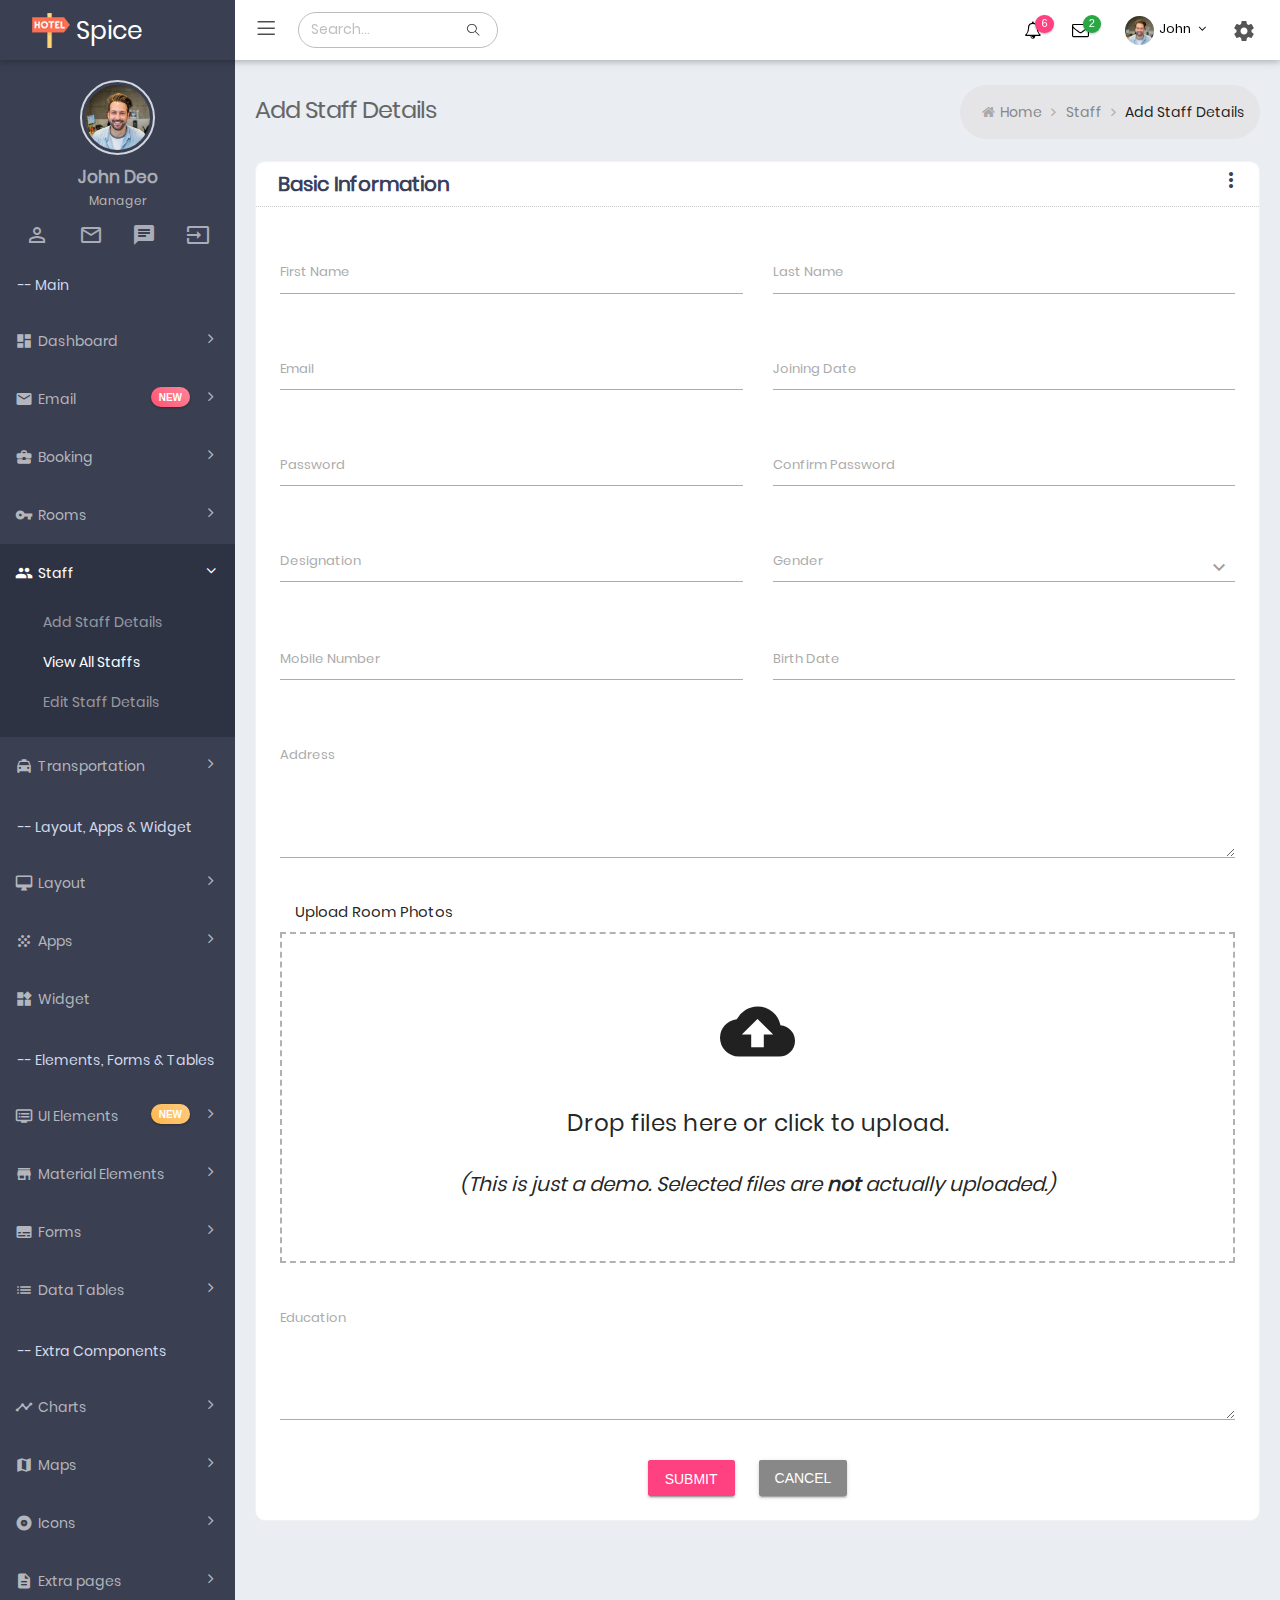
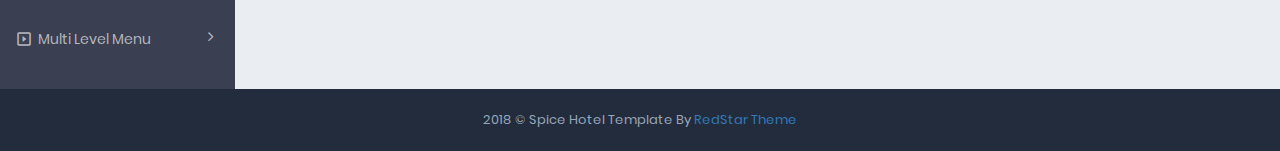
<file: hotel/source/add_staff.html>
<!DOCTYPE html>
<html lang="en">
<!-- BEGIN HEAD -->


<!-- Mirrored from radixtouch.in/templates/admin/hotel/source/add_staff.html by HTTrack Website Copier/3.x [XR&CO'2014], Mon, 13 Jan 2020 12:38:33 GMT -->
<head>
	<meta charset="utf-8" />
	<meta http-equiv="X-UA-Compatible" content="IE=edge">
	<meta content="width=device-width, initial-scale=1" name="viewport" />
	<meta name="description" content="Responsive Admin Template" />
	<meta name="author" content="SmartUniversity" />
	<title>Spice Hotel | Bootstrap 4 Admin Dashboard Template + UI Kit</title>
	<!-- icons -->
	<link href="assets/plugins/simple-line-icons/simple-line-icons.min.css" rel="stylesheet" type="text/css" />
	<link href="assets/plugins/font-awesome/css/font-awesome.min.css" rel="stylesheet" type="text/css" />
	<!--bootstrap -->
	<link href="assets/plugins/bootstrap/css/bootstrap.min.css" rel="stylesheet" type="text/css" />
	<!-- Material Design Lite CSS -->
	<link rel="stylesheet" href="assets/plugins/material/material.min.css">
	<link rel="stylesheet" href="assets/css/material_style.css">
	<!-- animation -->
	<link href="assets/css/pages/animate_page.css" rel="stylesheet">
	<!-- Template Styles -->
	<link href="assets/css/style.css" rel="stylesheet" type="text/css" />
	<link href="assets/css/plugins.min.css" rel="stylesheet" type="text/css" />
	<link href="assets/css/responsive.css" rel="stylesheet" type="text/css" />
	<link href="assets/css/theme-color.css" rel="stylesheet" type="text/css" />
	<!-- dropzone -->
	<link href="assets/plugins/dropzone/dropzone.css" rel="stylesheet" media="screen">
	<!-- Date Time item CSS -->
	<link rel="stylesheet" href="assets/plugins/flatpicker/flatpickr.min.css">
	<!-- favicon -->
	<link rel="shortcut icon" href="assets/img/favicon.ico" />
</head>
<!-- END HEAD -->

<body
	class="page-header-fixed sidemenu-closed-hidelogo page-content-white page-md header-white dark-sidebar-color logo-dark">
	<div class="page-wrapper">
		<!-- start header -->
		<div class="page-header navbar navbar-fixed-top">
			<div class="page-header-inner ">
				<!-- logo start -->
				<div class="page-logo">
					<a href="index.html">
						<img alt="" src="assets/img/logo.png">
						<span class="logo-default">Spice</span> </a>
				</div>
				<!-- logo end -->
				<ul class="nav navbar-nav navbar-left in">
					<li><a href="#" class="menu-toggler sidebar-toggler"><i class="icon-menu"></i></a></li>
				</ul>
				<form class="search-form-opened" action="#" method="GET">
					<div class="input-group">
						<input type="text" class="form-control" placeholder="Search..." name="query">
						<span class="input-group-btn search-btn">
							<a href="javascript:;" class="btn submit">
								<i class="icon-magnifier"></i>
							</a>
						</span>
					</div>
				</form>
				<!-- start mobile menu -->
				<a href="javascript:;" class="menu-toggler responsive-toggler" data-toggle="collapse"
					data-target=".navbar-collapse">
					<span></span>
				</a>
				<!-- end mobile menu -->
				<!-- start header menu -->
				<div class="top-menu">
					<ul class="nav navbar-nav pull-right">
						<!-- start notification dropdown -->
						<li class="dropdown dropdown-extended dropdown-notification" id="header_notification_bar">
							<a href="javascript:;" class="dropdown-toggle" data-toggle="dropdown" data-hover="dropdown"
								data-close-others="true">
								<i class="fa fa-bell-o"></i>
								<span class="badge headerBadgeColor1"> 6 </span>
							</a>
							<ul class="dropdown-menu animated swing">
								<li class="external">
									<h3><span class="bold">Notifications</span></h3>
									<span class="notification-label purple-bgcolor">New 6</span>
								</li>
								<li>
									<ul class="dropdown-menu-list small-slimscroll-style" data-handle-color="#637283">
										<li>
											<a href="javascript:;">
												<span class="time">just now</span>
												<span class="details">
													<span class="notification-icon circle deepPink-bgcolor"><i
															class="fa fa-check"></i></span> Congratulations!. </span>
											</a>
										</li>
										<li>
											<a href="javascript:;">
												<span class="time">3 mins</span>
												<span class="details">
													<span class="notification-icon circle purple-bgcolor"><i
															class="fa fa-user o"></i></span>
													<b>John Micle </b>is now following you. </span>
											</a>
										</li>
										<li>
											<a href="javascript:;">
												<span class="time">7 mins</span>
												<span class="details">
													<span class="notification-icon circle blue-bgcolor"><i
															class="fa fa-comments-o"></i></span>
													<b>Sneha Jogi </b>sent you a message. </span>
											</a>
										</li>
										<li>
											<a href="javascript:;">
												<span class="time">12 mins</span>
												<span class="details">
													<span class="notification-icon circle pink"><i
															class="fa fa-heart"></i></span>
													<b>Ravi Patel </b>like your photo. </span>
											</a>
										</li>
										<li>
											<a href="javascript:;">
												<span class="time">15 mins</span>
												<span class="details">
													<span class="notification-icon circle yellow"><i
															class="fa fa-warning"></i></span> Warning! </span>
											</a>
										</li>
										<li>
											<a href="javascript:;">
												<span class="time">10 hrs</span>
												<span class="details">
													<span class="notification-icon circle red"><i
															class="fa fa-times"></i></span> Application error. </span>
											</a>
										</li>
									</ul>
									<div class="dropdown-menu-footer">
										<a href="javascript:void(0)"> All notifications </a>
									</div>
								</li>
							</ul>
						</li>
						<!-- end notification dropdown -->
						<!-- start message dropdown -->
						<li class="dropdown dropdown-extended dropdown-inbox" id="header_inbox_bar">
							<a href="javascript:;" class="dropdown-toggle" data-toggle="dropdown" data-hover="dropdown"
								data-close-others="true">
								<i class="fa fa-envelope-o"></i>
								<span class="badge headerBadgeColor2"> 2 </span>
							</a>
							<ul class="dropdown-menu animated slideInDown">
								<li class="external">
									<h3><span class="bold">Messages</span></h3>
									<span class="notification-label cyan-bgcolor">New 2</span>
								</li>
								<li>
									<ul class="dropdown-menu-list small-slimscroll-style" data-handle-color="#637283">
										<li>
											<a href="#">
												<span class="photo">
													<img src="assets/img/user/user2.jpg" class="img-circle" alt="">
												</span>
												<span class="subject">
													<span class="from"> Sarah Smith </span>
													<span class="time">Just Now </span>
												</span>
												<span class="message"> Jatin I found you on LinkedIn... </span>
											</a>
										</li>
										<li>
											<a href="#">
												<span class="photo">
													<img src="assets/img/user/user3.jpg" class="img-circle" alt="">
												</span>
												<span class="subject">
													<span class="from"> John Deo </span>
													<span class="time">16 mins </span>
												</span>
												<span class="message"> Fwd: Important Notice Regarding Your Domain
													Name... </span>
											</a>
										</li>
										<li>
											<a href="#">
												<span class="photo">
													<img src="assets/img/user/user1.jpg" class="img-circle" alt="">
												</span>
												<span class="subject">
													<span class="from"> Rajesh </span>
													<span class="time">2 hrs </span>
												</span>
												<span class="message"> pls take a print of attachments. </span>
											</a>
										</li>
										<li>
											<a href="#">
												<span class="photo">
													<img src="assets/img/user/user8.jpg" class="img-circle" alt="">
												</span>
												<span class="subject">
													<span class="from"> Lina Smith </span>
													<span class="time">40 mins </span>
												</span>
												<span class="message"> Apply for Ortho Surgeon </span>
											</a>
										</li>
										<li>
											<a href="#">
												<span class="photo">
													<img src="assets/img/user/user5.jpg" class="img-circle" alt="">
												</span>
												<span class="subject">
													<span class="from"> Jacob Ryan </span>
													<span class="time">46 mins </span>
												</span>
												<span class="message"> Request for leave application. </span>
											</a>
										</li>
									</ul>
									<div class="dropdown-menu-footer">
										<a href="#"> All Messages </a>
									</div>
								</li>
							</ul>
						</li>
						<!-- end message dropdown -->
						<!-- start manage user dropdown -->
						<li class="dropdown dropdown-user">
							<a href="javascript:;" class="dropdown-toggle" data-toggle="dropdown" data-hover="dropdown"
								data-close-others="true">
								<img alt="" class="img-circle " src="assets/img/dp.jpg" />
								<span class="username username-hide-on-mobile"> John </span>
								<i class="fa fa-angle-down"></i>
							</a>
							<ul class="dropdown-menu dropdown-menu-default animated jello">
								<li>
									<a href="user_profile.html">
										<i class="icon-user"></i> Profile </a>
								</li>
								<li>
									<a href="#">
										<i class="icon-settings"></i> Settings
									</a>
								</li>
								<li>
									<a href="#">
										<i class="icon-directions"></i> Help
									</a>
								</li>
								<li class="divider"> </li>
								<li>
									<a href="lock_screen.html">
										<i class="icon-lock"></i> Lock
									</a>
								</li>
								<li>
									<a href="login.html">
										<i class="icon-logout"></i> Log Out </a>
								</li>
							</ul>
						</li>
						<!-- end manage user dropdown -->
						<li class="dropdown dropdown-quick-sidebar-toggler">
							<a id="headerSettingButton" class="mdl-button mdl-js-button mdl-button--icon pull-right"
								data-upgraded=",MaterialButton">
								<i class="material-icons">settings</i>
							</a>
						</li>
					</ul>
				</div>
			</div>
		</div>
		<!-- end header -->
		<!-- start page container -->
		<div class="page-container">
			<!-- start sidebar menu -->
			<div class="sidebar-container">
				<div class="sidemenu-container navbar-collapse collapse fixed-menu">
					<div id="remove-scroll">
						<ul class="sidemenu page-header-fixed p-t-20" data-keep-expanded="false" data-auto-scroll="true"
							data-slide-speed="200">
							<li class="sidebar-toggler-wrapper hide">
								<div class="sidebar-toggler">
									<span></span>
								</div>
							</li>
							<li class="sidebar-user-panel">
								<div class="user-panel">
									<div class="row">
										<div class="sidebar-userpic">
											<img src="assets/img/dp.jpg" class="img-responsive" alt=""> </div>
									</div>
									<div class="profile-usertitle">
										<div class="sidebar-userpic-name"> John Deo </div>
										<div class="profile-usertitle-job"> Manager </div>
									</div>
									<div class="sidebar-userpic-btn">
										<a class="tooltips" href="user_profile.html" data-placement="top"
											data-original-title="Profile">
											<i class="material-icons">person_outline</i>
										</a>
										<a class="tooltips" href="email_inbox.html" data-placement="top"
											data-original-title="Mail">
											<i class="material-icons">mail_outline</i>
										</a>
										<a class="tooltips" href="chat.html" data-placement="top"
											data-original-title="Chat">
											<i class="material-icons">chat</i>
										</a>
										<a class="tooltips" href="login.html" data-placement="top"
											data-original-title="Logout">
											<i class="material-icons">input</i>
										</a>
									</div>
								</div>
							</li>
							<li class="menu-heading">
								<span>-- Main</span>
							</li>
							<li class="nav-item start">
								<a href="#" class="nav-link nav-toggle">
									<i class="material-icons">dashboard</i>
									<span class="title">Dashboard</span>
									<span class="arrow"></span>
								</a>
								<ul class="sub-menu">
									<li class="nav-item">
										<a href="index.html" class="nav-link ">
											<span class="title">Dashboard 1</span>
										</a>
									</li>
									<li class="nav-item ">
										<a href="dashboard2.html" class="nav-link ">
											<span class="title">Dashboard 2</span>
										</a>
									</li>
								</ul>
							</li>
							<li class="nav-item">
								<a href="#" class="nav-link nav-toggle">
									<i class="material-icons">email</i>
									<span class="title">Email</span>
									<span class="arrow"></span>
									<span class="label label-rouded label-menu label-danger">new</span>
								</a>
								<ul class="sub-menu">
									<li class="nav-item">
										<a href="email_inbox.html" class="nav-link ">
											<span class="title">Inbox</span>
										</a>
									</li>
									<li class="nav-item">
										<a href="email_view.html" class="nav-link ">
											<span class="title">View Mail</span>
										</a>
									</li>
									<li class="nav-item">
										<a href="email_compose.html" class="nav-link ">
											<span class="title">Compose Mail</span>
										</a>
									</li>
								</ul>
							</li>
							<li class="nav-item">
								<a href="#" class="nav-link nav-toggle">
									<i class="material-icons">business_center</i>
									<span class="title">Booking</span>
									<span class="arrow"></span>
								</a>
								<ul class="sub-menu">
									<li class="nav-item">
										<a href="new_booking.html" class="nav-link ">
											<span class="title">New Booking</span>
										</a>
									</li>
									<li class="nav-item">
										<a href="view_booking.html" class="nav-link ">
											<span class="title">View Booking</span>
										</a>
									</li>
									<li class="nav-item">
										<a href="edit_booking.html" class="nav-link ">
											<span class="title">Edit Booking</span>
										</a>
									</li>
								</ul>
							</li>
							<li class="nav-item">
								<a href="#" class="nav-link nav-toggle">
									<i class="material-icons">vpn_key</i>
									<span class="title">Rooms</span>
									<span class="arrow"></span>
								</a>
								<ul class="sub-menu">
									<li class="nav-item">
										<a href="add_room.html" class="nav-link ">
											<span class="title">Add Room Details</span>
										</a>
									</li>
									<li class="nav-item">
										<a href="all_rooms.html" class="nav-link ">
											<span class="title">View All Rooms</span>
										</a>
									</li>
									<li class="nav-item">
										<a href="edit_room.html" class="nav-link ">
											<span class="title">Edit Room Details</span>
										</a>
									</li>
								</ul>
							</li>
							<li class="nav-item active">
								<a href="#" class="nav-link nav-toggle">
									<i class="material-icons">group</i>
									<span class="title">Staff</span>
									<span class="selected"></span>
									<span class="arrow open"></span>
								</a>
								<ul class="sub-menu">
									<li class="nav-item">
										<a href="add_staff.html" class="nav-link ">
											<span class="title">Add Staff Details</span>
										</a>
									</li>
									<li class="nav-item active">
										<a href="all_staffs.html" class="nav-link ">
											<span class="title">View All Staffs</span>
											<span class="selected"></span>
										</a>
									</li>
									<li class="nav-item">
										<a href="edit_staff.html" class="nav-link ">
											<span class="title">Edit Staff Details</span>
										</a>
									</li>
								</ul>
							</li>
							<li class="nav-item">
								<a href="#" class="nav-link nav-toggle">
									<i class="material-icons">local_taxi</i>
									<span class="title">Transportation</span>
									<span class="arrow"></span>
								</a>
								<ul class="sub-menu">
									<li class="nav-item">
										<a href="add_vehicle.html" class="nav-link ">
											<span class="title">Add Vehicle Details</span>
										</a>
									</li>
									<li class="nav-item">
										<a href="all_vehicles.html" class="nav-link ">
											<span class="title">View All Vehicle</span>
										</a>
									</li>
									<li class="nav-item">
										<a href="edit_vehicle.html" class="nav-link ">
											<span class="title">Edit Vehicle Details</span>
										</a>
									</li>
								</ul>
							</li>
							<li class="menu-heading m-t-20">
								<span>-- Layout, Apps &amp; Widget</span>
							</li>
							<li class="nav-item">
								<a href="#" class="nav-link nav-toggle"> <i class="material-icons">desktop_mac</i>
									<span class="title">Layout</span> <span class="arrow"></span>
								</a>
								<ul class="sub-menu">
									<li class="nav-item">
										<a href="layout_boxed.html" class="nav-link "> <span class="title">Boxed</span>
										</a>
									</li>
									<li class="nav-item">
										<a href="layout_full_width.html" class="nav-link "> <span class="title">Full
												Width</span>
										</a>
									</li>
									<li class="nav-item">
										<a href="layout_collapse.html" class="nav-link "> <span class="title">Collapse
												Menu</span>
										</a>
									</li>
									<li class="nav-item">
										<a href="layout_right_sidebar.html" class="nav-link "> <span class="title">Right
												Sidebar</span>
										</a>
									</li>
									<li class="nav-item">
										<a href="layout_sidebar_hover_menu.html" class="nav-link "> <span
												class="title">Hover Sidebar Menu</span>
										</a>
									</li>
									<li class="nav-item">
										<a href="layout_mega_menu.html" class="nav-link "> <span class="title">Mega
												Menu</span>
										</a>
									</li>
								</ul>
							</li>
							<li class="nav-item">
								<a href="#" class="nav-link nav-toggle"> <i class="material-icons">grain</i>
									<span class="title">Apps</span> <span class="arrow"></span>
								</a>
								<ul class="sub-menu">
									<li class="nav-item">
										<a href="chat.html" class="nav-link "> <span class="title">Chat</span>
										</a>
									</li>
									<li class="nav-item">
										<a href="contact_list.html" class="nav-link "> <span class="title">Contact
												List</span>
										</a>
									</li>
									<li class="nav-item">
										<a href="contact_grid.html" class="nav-link "> <span class="title">Contact
												Grid</span>
										</a>
									</li>
									<li class="nav-item">
										<a href="gallery.html" class="nav-link "> <span class="title">Gallery</span>
										</a>
									</li>
									<li class="nav-item">
										<a href="support.html" class="nav-link "> <span class="title">Support</span>
										</a>
									</li>
									<li class="nav-item">
										<a href="calendar.html" class="nav-link "> <span class="title">Calendar</span>
										</a>
									</li>
								</ul>
							</li>
							<li class="nav-item">
								<a href="widget.html" class="nav-link nav-toggle"> <i class="material-icons">widgets</i>
									<span class="title">Widget</span>
								</a>
							</li>
							<li class="menu-heading m-t-20">
								<span>-- Elements, Forms &amp; Tables</span>
							</li>
							<li class="nav-item">
								<a href="#" class="nav-link nav-toggle">
									<i class="material-icons">dvr</i>
									<span class="title">UI Elements</span>
									<span class="label label-rouded label-menu label-warning">new</span>
									<span class="arrow"></span>
								</a>
								<ul class="sub-menu">
									<li class="nav-item">
										<a href="buttons.html" class="nav-link ">
											<span class="title">Buttons</span>
										</a>
									</li>
									<li class="nav-item">
										<a href="alert.html" class="nav-link ">
											<span class="title">Alert</span>
										</a>
									</li>
									<li class="nav-item">
										<a href="tabs_accordions_navs.html" class="nav-link ">
											<span class="title">Tabs &amp; Accordions</span>
										</a>
									</li>
									<li class="nav-item">
										<a href="typography.html" class="nav-link ">
											<span class="title">Typography</span>
										</a>
									</li>
									<li class="nav-item">
										<a href="notification.html" class="nav-link ">
											<span class="title">Notifications</span>
										</a>
									</li>
									<li class="nav-item">
										<a href="sweet_alert.html" class="nav-link ">
											<span class="title">Sweet Alert</span>
										</a>
									</li>
									<li class="nav-item">
										<a href="panels.html" class="nav-link ">
											<span class="title">Panels</span>
										</a>
									</li>
									<li class="nav-item">
										<a href="grid.html" class="nav-link ">
											<span class="title">Grids</span>
										</a>
									</li>
									<li class="nav-item">
										<a href="tree.html" class="nav-link ">
											<span class="title">Tree View</span>
										</a>
									</li>
									<li class="nav-item">
										<a href="carousel.html" class="nav-link ">
											<span class="title">Carousel</span>
										</a>
									</li>
									<li class="nav-item">
										<a href="animation.html" class="nav-link ">
											<span class="title">Animations</span>
										</a>
									</li>
								</ul>
							</li>
							<li class="nav-item">
								<a href="#" class="nav-link nav-toggle">
									<i class="material-icons">store</i>
									<span class="title">Material Elements</span>
									<span class="arrow"></span>
								</a>
								<ul class="sub-menu">
									<li class="nav-item">
										<a href="material_button.html" class="nav-link ">
											<span class="title">Buttons</span>
										</a>
									</li>
									<li class="nav-item">
										<a href="material_tab.html" class="nav-link ">
											<span class="title">Tabs</span>
										</a>
									</li>
									<li class="nav-item">
										<a href="material_chips.html" class="nav-link ">
											<span class="title">Chips</span>
										</a>
									</li>
									<li class="nav-item">
										<a href="material_grid.html" class="nav-link ">
											<span class="title">Grid</span>
										</a>
									</li>
									<li class="nav-item">
										<a href="material_form.html" class="nav-link ">
											<span class="title">Form</span>
										</a>
									</li>
									<li class="nav-item">
										<a href="material_datepicker.html" class="nav-link ">
											<span class="title">DatePicker</span>
										</a>
									</li>
									<li class="nav-item">
										<a href="material_select.html" class="nav-link ">
											<span class="title">Select Item</span>
										</a>
									</li>
									<li class="nav-item">
										<a href="material_loading.html" class="nav-link ">
											<span class="title">Loading</span>
										</a>
									</li>
									<li class="nav-item">
										<a href="material_menu.html" class="nav-link ">
											<span class="title">Menu</span>
										</a>
									</li>
									<li class="nav-item">
										<a href="material_slider.html" class="nav-link ">
											<span class="title">Slider</span>
										</a>
									</li>
									<li class="nav-item">
										<a href="material_tables.html" class="nav-link ">
											<span class="title">Tables</span>
										</a>
									</li>
									<li class="nav-item">
										<a href="material_toggle.html" class="nav-link ">
											<span class="title">Toggle</span>
										</a>
									</li>
									<li class="nav-item">
										<a href="material_badges.html" class="nav-link ">
											<span class="title">Badges</span>
										</a>
									</li>
								</ul>
							</li>
							<li class="nav-item">
								<a href="javascript:;" class="nav-link nav-toggle">
									<i class="material-icons">subtitles</i>
									<span class="title">Forms </span>
									<span class="arrow"></span>
								</a>
								<ul class="sub-menu">
									<li class="nav-item">
										<a href="layouts_form.html" class="nav-link ">
											<span class="title">Form Layout</span>
										</a>
									</li>
									<li class="nav-item">
										<a href="advance_form.html" class="nav-link ">
											<span class="title">Advance Component</span>
										</a>
									</li>
									<li class="nav-item">
										<a href="validation_form.html" class="nav-link ">
											<span class="title">Form Validation</span>
										</a>
									</li>
									<li class="nav-item">
										<a href="steps.html" class="nav-link ">
											<span class="title">Wizard</span>
										</a>
									</li>
									<li class="nav-item">
										<a href="file_upload.html" class="nav-link ">
											<span class="title">File Upload</span>
										</a>
									</li>
									<li class="nav-item">
										<a href="editable_form.html" class="nav-link ">
											<span class="title">Editor</span>
										</a>
									</li>
								</ul>
							</li>
							<li class="nav-item">
								<a href="javascript:;" class="nav-link nav-toggle">
									<i class="material-icons">list</i>
									<span class="title">Data Tables</span>
									<span class="arrow"></span>
								</a>
								<ul class="sub-menu">
									<li class="nav-item">
										<a href="basic_table.html" class="nav-link ">
											<span class="title">Basic Tables</span>
										</a>
									</li>
									<li class="nav-item">
										<a href="advanced_table.html" class="nav-link ">
											<span class="title">Advance Tables</span>
										</a>
									</li>
									<li class="nav-item">
										<a href="editable_table.html" class="nav-link ">
											<span class="title">Editable Tables</span>
										</a>
									</li>
									<li class="nav-item">
										<a href="group_table.html" class="nav-link ">
											<span class="title">Grouping</span>
										</a>
									</li>
									<li class="nav-item">
										<a href="table_data.html" class="nav-link ">
											<span class="title">Tables With Sourced Data</span>
										</a>
									</li>
								</ul>
							</li>
							<li class="menu-heading m-t-20">
								<span>-- Extra Components</span>
							</li>
							<li class="nav-item">
								<a href="javascript:;" class="nav-link nav-toggle">
									<i class="material-icons">timeline</i>
									<span class="title">Charts</span>
									<span class="arrow"></span>
								</a>
								<ul class="sub-menu">
									<li class="nav-item">
										<a href="charts_echarts.html" class="nav-link ">
											<span class="title">eCharts</span>
										</a>
									</li>
									<li class="nav-item">
										<a href="charts_morris.html" class="nav-link ">
											<span class="title">Morris Charts</span>
										</a>
									</li>
									<li class="nav-item">
										<a href="charts_chartjs.html" class="nav-link ">
											<span class="title">Chartjs</span>
										</a>
									</li>
								</ul>
							</li>
							<li class="nav-item">
								<a href="javascript:;" class="nav-link nav-toggle">
									<i class="material-icons">map</i>
									<span class="title">Maps</span>
									<span class="arrow"></span>
								</a>
								<ul class="sub-menu">
									<li class="nav-item">
										<a href="google_maps.html" class="nav-link ">
											<span class="title">Google Maps</span>
										</a>
									</li>
									<li class="nav-item">
										<a href="vector_maps.html" class="nav-link ">
											<span class="title">Vector Maps</span>
										</a>
									</li>
								</ul>
							</li>
							<li class="nav-item">
								<a href="#" class="nav-link nav-toggle"> <i class="material-icons">album</i>
									<span class="title">Icons</span> <span class="arrow"></span>
								</a>
								<ul class="sub-menu">
									<li class="nav-item">
										<a href="fontawesome_icons.html" class="nav-link "> <span class="title">Font
												Awesome</span>
										</a>
									</li>
									<li class="nav-item">
										<a href="simpleline_icons.html" class="nav-link "> <span class="title">Simple
												Line Icon</span>
										</a>
									</li>
									<li class="nav-item">
										<a href="material_icons.html" class="nav-link "> <span class="title">Material
												Icon</span>
										</a>
									</li>
								</ul>
							</li>
							<li class="nav-item">
								<a href="javascript:;" class="nav-link nav-toggle"> <i
										class="material-icons">description</i>
									<span class="title">Extra pages</span>
									<span class="arrow"></span>
								</a>
								<ul class="sub-menu">
									<li class="nav-item">
										<a href="timeline.html" class="nav-link "> <span class="title">Timeline</span>
										</a>
									</li>
									<li class="nav-item">
										<a href="login.html" class="nav-link "> <span class="title">Login</span>
										</a>
									</li>
									<li class="nav-item">
										<a href="sign_up.html" class="nav-link "> <span
												class="title">Registration</span>
										</a>
									</li>
									<li class="nav-item">
										<a href="user_profile.html" class="nav-link "><span class="title">Profile</span>
										</a>
									</li>
									<li class="nav-item">
										<a href="pricing.html" class="nav-link "><span class="title">Pricing</span>
										</a>
									</li>
									<li class="nav-item">
										<a href="contactus.html" class="nav-link "> <span class="title">Contact
												Us</span>
										</a>
									</li>
									<li class="nav-item">
										<a href="invoice.html" class="nav-link "><span class="title">Invoice</span>
										</a>
									</li>
									<li class="nav-item">
										<a href="faq.html" class="nav-link "><span class="title">Faq</span>
										</a>
									</li>
									<li class="nav-item">
										<a href="lock_screen.html" class="nav-link "> <span class="title">Lock
												Screen</span>
										</a>
									</li>
									<li class="nav-item">
										<a href="page-404.html" class="nav-link "> <span class="title">404 Page</span>
										</a>
									</li>
									<li class="nav-item">
										<a href="page-500.html" class="nav-link "> <span class="title">500 Page</span>
										</a>
									</li>
									<li class="nav-item">
										<a href="blank_page.html" class="nav-link "> <span class="title">Blank
												Page</span>
										</a>
									</li>
								</ul>
							</li>
							<li class="nav-item">
								<a href="javascript:;" class="nav-link nav-toggle">
									<i class="material-icons">slideshow</i>
									<span class="title">Multi Level Menu</span>
									<span class="arrow "></span>
								</a>
								<ul class="sub-menu">
									<li class="nav-item">
										<a href="javascript:;" class="nav-link nav-toggle">
											<i class="fa fa-university"></i> Item 1
											<span class="arrow"></span>
										</a>
										<ul class="sub-menu">
											<li class="nav-item">
												<a href="javascript:;" class="nav-link nav-toggle">
													<i class="fa fa-bell-o"></i> Arrow Toggle
													<span class="arrow "></span>
												</a>
												<ul class="sub-menu">
													<li class="nav-item">
														<a href="javascript:;" class="nav-link">
															<i class="fa fa-calculator"></i> Sample Link 1</a>
													</li>
													<li class="nav-item">
														<a href="#" class="nav-link">
															<i class="fa fa-clone"></i> Sample Link 2</a>
													</li>
													<li class="nav-item">
														<a href="#" class="nav-link">
															<i class="fa fa-cogs"></i> Sample Link 3</a>
													</li>
												</ul>
											</li>
											<li class="nav-item">
												<a href="#" class="nav-link">
													<i class="fa fa-file-pdf-o"></i> Sample Link 1</a>
											</li>
											<li class="nav-item">
												<a href="#" class="nav-link">
													<i class="fa fa-rss"></i> Sample Link 2</a>
											</li>
											<li class="nav-item">
												<a href="#" class="nav-link">
													<i class="fa fa-hdd-o"></i> Sample Link 3</a>
											</li>
										</ul>
									</li>
									<li class="nav-item">
										<a href="javascript:;" class="nav-link nav-toggle">
											<i class="fa fa-gavel"></i> Arrow Toggle
											<span class="arrow"></span>
										</a>
										<ul class="sub-menu">
											<li class="nav-item">
												<a href="#" class="nav-link">
													<i class="fa fa-paper-plane"></i> Sample Link 1</a>
											</li>
											<li class="nav-item">
												<a href="#" class="nav-link">
													<i class="fa fa-power-off"></i> Sample Link 1</a>
											</li>
											<li class="nav-item">
												<a href="#" class="nav-link">
													<i class="fa fa-recycle"></i> Sample Link 1
												</a>
											</li>
										</ul>
									</li>
									<li class="nav-item">
										<a href="#" class="nav-link">
											<i class="fa fa-volume-up"></i> Item 3 </a>
									</li>
								</ul>
							</li>
						</ul>
					</div>
				</div>
			</div>
			<!-- end sidebar menu -->
			<!-- start page content -->
			<div class="page-content-wrapper">
				<div class="page-content">
					<div class="page-bar">
						<div class="page-title-breadcrumb">
							<div class=" pull-left">
								<div class="page-title">Add Staff Details</div>
							</div>
							<ol class="breadcrumb page-breadcrumb pull-right">
								<li><i class="fa fa-home"></i>&nbsp;<a class="parent-item"
										href="index.html">Home</a>&nbsp;<i class="fa fa-angle-right"></i>
								</li>
								<li><a class="parent-item" href="#">Staff</a>&nbsp;<i class="fa fa-angle-right"></i>
								</li>
								<li class="active">Add Staff Details</li>
							</ol>
						</div>
					</div>
					<div class="row">
						<div class="col-sm-12">
							<div class="card-box">
								<div class="card-head">
									<header>Basic Information</header>
									<button id="panel-button"
										class="mdl-button mdl-js-button mdl-button--icon pull-right"
										data-upgraded=",MaterialButton">
										<i class="material-icons">more_vert</i>
									</button>
									<ul class="mdl-menu mdl-menu--bottom-right mdl-js-menu mdl-js-ripple-effect"
										data-mdl-for="panel-button">
										<li class="mdl-menu__item"><i class="material-icons">assistant_photo</i>Action
										</li>
										<li class="mdl-menu__item"><i class="material-icons">print</i>Another action
										</li>
										<li class="mdl-menu__item"><i class="material-icons">favorite</i>Something else
											here</li>
									</ul>
								</div>
								<div class="card-body row">
									<div class="col-lg-6 p-t-20">
										<div
											class="mdl-textfield mdl-js-textfield mdl-textfield--floating-label txt-full-width">
											<input class="mdl-textfield__input" type="text" id="txtFirstName">
											<label class="mdl-textfield__label">First Name</label>
										</div>
									</div>
									<div class="col-lg-6 p-t-20">
										<div
											class="mdl-textfield mdl-js-textfield mdl-textfield--floating-label txt-full-width">
											<input class="mdl-textfield__input" type="text" id="txtLasttName">
											<label class="mdl-textfield__label">Last Name</label>
										</div>
									</div>
									<div class="col-lg-6 p-t-20">
										<div
											class="mdl-textfield mdl-js-textfield mdl-textfield--floating-label txt-full-width">
											<input class="mdl-textfield__input" type="email" id="txtemail">
											<label class="mdl-textfield__label">Email</label>
											<span class="mdl-textfield__error">Enter Valid Email Address!</span>
										</div>
									</div>
									<div class="col-lg-6 p-t-20">
										<div
											class="mdl-textfield mdl-js-textfield mdl-textfield--floating-label txt-full-width">
											<input class="mdl-textfield__input" type="text" id="date">
											<label class="mdl-textfield__label">Joining Date</label>
										</div>
									</div>
									<div class="col-lg-6 p-t-20">
										<div
											class="mdl-textfield mdl-js-textfield mdl-textfield--floating-label txt-full-width">
											<input class="mdl-textfield__input" type="password" id="txtPwd">
											<label class="mdl-textfield__label">Password</label>
										</div>
									</div>
									<div class="col-lg-6 p-t-20">
										<div
											class="mdl-textfield mdl-js-textfield mdl-textfield--floating-label txt-full-width">
											<input class="mdl-textfield__input" type="password" id="txtConfirmPwd">
											<label class="mdl-textfield__label">Confirm Password</label>
										</div>
									</div>
									<div class="col-lg-6 p-t-20">
										<div
											class="mdl-textfield mdl-js-textfield mdl-textfield--floating-label txt-full-width">
											<input class="mdl-textfield__input" type="text" id="designation">
											<label class="mdl-textfield__label">Designation</label>
										</div>
									</div>
									<div class="col-lg-6 p-t-20">
										<div
											class="mdl-textfield mdl-js-textfield mdl-textfield--floating-label getmdl-select getmdl-select__fix-height txt-full-width">
											<input class="mdl-textfield__input" type="text" id="sample2" value=""
												readonly tabIndex="-1">
											<label for="sample2" class="pull-right margin-0">
												<i class="mdl-icon-toggle__label material-icons">keyboard_arrow_down</i>
											</label>
											<label for="sample2" class="mdl-textfield__label">Gender</label>
											<ul data-mdl-for="sample2"
												class="mdl-menu mdl-menu--bottom-left mdl-js-menu">
												<li class="mdl-menu__item" data-val="DE">Male</li>
												<li class="mdl-menu__item" data-val="BY">Female</li>
											</ul>
										</div>
									</div>
									<div class="col-lg-6 p-t-20">
										<div
											class="mdl-textfield mdl-js-textfield mdl-textfield--floating-label txt-full-width">
											<input class="mdl-textfield__input" type="text"
												pattern="-?[0-9]*(\.[0-9]+)?" id="text5">
											<label class="mdl-textfield__label" for="text5">Mobile Number</label>
											<span class="mdl-textfield__error">Number required!</span>
										</div>
									</div>
									<div class="col-lg-6 p-t-20">
										<div
											class="mdl-textfield mdl-js-textfield mdl-textfield--floating-label txt-full-width">
											<input class="mdl-textfield__input" type="text" id="dateOfBirth">
											<label class="mdl-textfield__label">Birth Date</label>
										</div>
									</div>
									<div class="col-lg-12 p-t-20">
										<div class="mdl-textfield mdl-js-textfield txt-full-width">
											<textarea class="mdl-textfield__input" rows="4" id="text7"></textarea>
											<label class="mdl-textfield__label" for="text7">Address</label>
										</div>
									</div>
									<div class="col-lg-12 p-t-20">
										<label class="control-label col-md-3">Upload Room Photos</label>
										<form id="id_dropzone" class="dropzone">
											<div class="dz-message">
												<div class="dropIcon">
													<i class="material-icons">cloud_upload</i>
												</div>
												<h3>Drop files here or click to upload.</h3>
												<em>(This is just a demo. Selected files are <strong>not</strong>
													actually uploaded.)
												</em>
											</div>
										</form>
									</div>
									<div class="col-lg-12 p-t-20">
										<div class="mdl-textfield mdl-js-textfield txt-full-width">
											<textarea class="mdl-textfield__input" rows="4" id="education"></textarea>
											<label class="mdl-textfield__label" for="text7">Education</label>
										</div>
									</div>
									<div class="col-lg-12 p-t-20 text-center">
										<button type="button"
											class="mdl-button mdl-js-button mdl-button--raised mdl-js-ripple-effect m-b-10 m-r-20 btn-pink">Submit</button>
										<button type="button"
											class="mdl-button mdl-js-button mdl-button--raised mdl-js-ripple-effect m-b-10 btn-default">Cancel</button>
									</div>
								</div>
							</div>
						</div>
					</div>
				</div>
			</div>
			<!-- end page content -->
			<!-- start chat sidebar -->
			<div class="chat-sidebar-container" data-close-on-body-click="false">
				<div class="chat-sidebar">
					<ul class="nav nav-tabs">
						<li class="nav-item">
							<a href="#quick_sidebar_tab_1" class="nav-link active tab-icon" data-toggle="tab">Theme
							</a>
						</li>
						<li class="nav-item">
							<a href="#quick_sidebar_tab_2" class="nav-link tab-icon" data-toggle="tab"> Chat
							</a>
						</li>
						<li class="nav-item">
							<a href="#quick_sidebar_tab_3" class="nav-link tab-icon" data-toggle="tab"> Settings
							</a>
						</li>
					</ul>
					<div class="tab-content">
						<div class="tab-pane chat-sidebar-settings in show active animated shake" role="tabpanel"
							id="quick_sidebar_tab_1">
							<div class="slimscroll-style">
								<div class="theme-light-dark">
									<h6>Sidebar Theme</h6>
									<button type="button" data-theme="white"
										class="btn lightColor btn-outline btn-circle m-b-10 theme-button">Light
										Sidebar</button>
									<button type="button" data-theme="dark"
										class="btn dark btn-outline btn-circle m-b-10 theme-button">Dark
										Sidebar</button>
								</div>
								<div class="theme-light-dark">
									<h6>Sidebar Color</h6>
									<ul class="list-unstyled">
										<li class="complete">
											<div class="theme-color sidebar-theme">
												<a href="#" data-theme="white"><span class="head"></span><span
														class="cont"></span></a>
												<a href="#" data-theme="dark"><span class="head"></span><span
														class="cont"></span></a>
												<a href="#" data-theme="blue"><span class="head"></span><span
														class="cont"></span></a>
												<a href="#" data-theme="indigo"><span class="head"></span><span
														class="cont"></span></a>
												<a href="#" data-theme="cyan"><span class="head"></span><span
														class="cont"></span></a>
												<a href="#" data-theme="green"><span class="head"></span><span
														class="cont"></span></a>
												<a href="#" data-theme="red"><span class="head"></span><span
														class="cont"></span></a>
											</div>
										</li>
									</ul>
									<h6>Header Brand color</h6>
									<ul class="list-unstyled">
										<li class="theme-option">
											<div class="theme-color logo-theme">
												<a href="#" data-theme="logo-white"><span class="head"></span><span
														class="cont"></span></a>
												<a href="#" data-theme="logo-dark"><span class="head"></span><span
														class="cont"></span></a>
												<a href="#" data-theme="logo-blue"><span class="head"></span><span
														class="cont"></span></a>
												<a href="#" data-theme="logo-indigo"><span class="head"></span><span
														class="cont"></span></a>
												<a href="#" data-theme="logo-cyan"><span class="head"></span><span
														class="cont"></span></a>
												<a href="#" data-theme="logo-green"><span class="head"></span><span
														class="cont"></span></a>
												<a href="#" data-theme="logo-red"><span class="head"></span><span
														class="cont"></span></a>
											</div>
										</li>
									</ul>
									<h6>Header color</h6>
									<ul class="list-unstyled">
										<li class="theme-option">
											<div class="theme-color header-theme">
												<a href="#" data-theme="header-white"><span class="head"></span><span
														class="cont"></span></a>
												<a href="#" data-theme="header-dark"><span class="head"></span><span
														class="cont"></span></a>
												<a href="#" data-theme="header-blue"><span class="head"></span><span
														class="cont"></span></a>
												<a href="#" data-theme="header-indigo"><span class="head"></span><span
														class="cont"></span></a>
												<a href="#" data-theme="header-cyan"><span class="head"></span><span
														class="cont"></span></a>
												<a href="#" data-theme="header-green"><span class="head"></span><span
														class="cont"></span></a>
												<a href="#" data-theme="header-red"><span class="head"></span><span
														class="cont"></span></a>
											</div>
										</li>
									</ul>
								</div>
							</div>
						</div>
						<!-- Start Doctor Chat -->
						<div class="tab-pane chat-sidebar-chat animated slideInRight" id="quick_sidebar_tab_2">
							<div class="chat-sidebar-list">
								<div class="chat-sidebar-chat-users slimscroll-style" data-rail-color="#ddd"
									data-wrapper-class="chat-sidebar-list">
									<div class="chat-header">
										<h5 class="list-heading">Online</h5>
									</div>
									<ul class="media-list list-items">
										<li class="media"><img class="media-object" src="assets/img/user/user3.jpg"
												width="35" height="35" alt="...">
											<i class="online dot"></i>
											<div class="media-body">
												<h5 class="media-heading">John Deo</h5>
												<div class="media-heading-sub">Spine Surgeon</div>
											</div>
										</li>
										<li class="media">
											<div class="media-status">
												<span class="badge badge-success">5</span>
											</div> <img class="media-object" src="assets/img/user/user1.jpg" width="35"
												height="35" alt="...">
											<i class="busy dot"></i>
											<div class="media-body">
												<h5 class="media-heading">Rajesh</h5>
												<div class="media-heading-sub">Director</div>
											</div>
										</li>
										<li class="media"><img class="media-object" src="assets/img/user/user5.jpg"
												width="35" height="35" alt="...">
											<i class="away dot"></i>
											<div class="media-body">
												<h5 class="media-heading">Jacob Ryan</h5>
												<div class="media-heading-sub">Ortho Surgeon</div>
											</div>
										</li>
										<li class="media">
											<div class="media-status">
												<span class="badge badge-danger">8</span>
											</div> <img class="media-object" src="assets/img/user/user4.jpg" width="35"
												height="35" alt="...">
											<i class="online dot"></i>
											<div class="media-body">
												<h5 class="media-heading">Kehn Anderson</h5>
												<div class="media-heading-sub">CEO</div>
											</div>
										</li>
										<li class="media"><img class="media-object" src="assets/img/user/user2.jpg"
												width="35" height="35" alt="...">
											<i class="busy dot"></i>
											<div class="media-body">
												<h5 class="media-heading">Sarah Smith</h5>
												<div class="media-heading-sub">Anaesthetics</div>
											</div>
										</li>
										<li class="media"><img class="media-object" src="assets/img/user/user7.jpg"
												width="35" height="35" alt="...">
											<i class="online dot"></i>
											<div class="media-body">
												<h5 class="media-heading">Vlad Cardella</h5>
												<div class="media-heading-sub">Cardiologist</div>
											</div>
										</li>
									</ul>
									<div class="chat-header">
										<h5 class="list-heading">Offline</h5>
									</div>
									<ul class="media-list list-items">
										<li class="media">
											<div class="media-status">
												<span class="badge badge-warning">4</span>
											</div> <img class="media-object" src="assets/img/user/user6.jpg" width="35"
												height="35" alt="...">
											<i class="offline dot"></i>
											<div class="media-body">
												<h5 class="media-heading">Jennifer Maklen</h5>
												<div class="media-heading-sub">Nurse</div>
												<div class="media-heading-small">Last seen 01:20 AM</div>
											</div>
										</li>
										<li class="media"><img class="media-object" src="assets/img/user/user8.jpg"
												width="35" height="35" alt="...">
											<i class="offline dot"></i>
											<div class="media-body">
												<h5 class="media-heading">Lina Smith</h5>
												<div class="media-heading-sub">Ortho Surgeon</div>
												<div class="media-heading-small">Last seen 11:14 PM</div>
											</div>
										</li>
										<li class="media">
											<div class="media-status">
												<span class="badge badge-success">9</span>
											</div> <img class="media-object" src="assets/img/user/user9.jpg" width="35"
												height="35" alt="...">
											<i class="offline dot"></i>
											<div class="media-body">
												<h5 class="media-heading">Jeff Adam</h5>
												<div class="media-heading-sub">Compounder</div>
												<div class="media-heading-small">Last seen 3:31 PM</div>
											</div>
										</li>
										<li class="media"><img class="media-object" src="assets/img/user/user10.jpg"
												width="35" height="35" alt="...">
											<i class="offline dot"></i>
											<div class="media-body">
												<h5 class="media-heading">Anjelina Cardella</h5>
												<div class="media-heading-sub">Physiotherapist</div>
												<div class="media-heading-small">Last seen 7:45 PM</div>
											</div>
										</li>
									</ul>
								</div>
							</div>
						</div>
						<!-- End Doctor Chat -->
						<!-- Start Setting Panel -->
						<div class="tab-pane chat-sidebar-settings animated slideInUp" id="quick_sidebar_tab_3">
							<div class="chat-sidebar-settings-list slimscroll-style">
								<div class="chat-header">
									<h5 class="list-heading">Layout Settings</h5>
								</div>
								<div class="chatpane inner-content ">
									<div class="settings-list">
										<div class="setting-item">
											<div class="setting-text">Sidebar Position</div>
											<div class="setting-set">
												<select
													class="sidebar-pos-option form-control input-inline input-sm input-small ">
													<option value="left" selected="selected">Left</option>
													<option value="right">Right</option>
												</select>
											</div>
										</div>
										<div class="setting-item">
											<div class="setting-text">Header</div>
											<div class="setting-set">
												<select
													class="page-header-option form-control input-inline input-sm input-small ">
													<option value="fixed" selected="selected">Fixed</option>
													<option value="default">Default</option>
												</select>
											</div>
										</div>
										<div class="setting-item">
											<div class="setting-text">Sidebar Menu </div>
											<div class="setting-set">
												<select
													class="sidebar-menu-option form-control input-inline input-sm input-small ">
													<option value="accordion" selected="selected">Accordion</option>
													<option value="hover">Hover</option>
												</select>
											</div>
										</div>
										<div class="setting-item">
											<div class="setting-text">Footer</div>
											<div class="setting-set">
												<select
													class="page-footer-option form-control input-inline input-sm input-small ">
													<option value="fixed">Fixed</option>
													<option value="default" selected="selected">Default</option>
												</select>
											</div>
										</div>
									</div>
									<div class="chat-header">
										<h5 class="list-heading">Account Settings</h5>
									</div>
									<div class="settings-list">
										<div class="setting-item">
											<div class="setting-text">Notifications</div>
											<div class="setting-set">
												<div class="switch">
													<label class="mdl-switch mdl-js-switch mdl-js-ripple-effect"
														for="switch-1">
														<input type="checkbox" id="switch-1" class="mdl-switch__input"
															checked>
													</label>
												</div>
											</div>
										</div>
										<div class="setting-item">
											<div class="setting-text">Show Online</div>
											<div class="setting-set">
												<div class="switch">
													<label class="mdl-switch mdl-js-switch mdl-js-ripple-effect"
														for="switch-7">
														<input type="checkbox" id="switch-7" class="mdl-switch__input"
															checked>
													</label>
												</div>
											</div>
										</div>
										<div class="setting-item">
											<div class="setting-text">Status</div>
											<div class="setting-set">
												<div class="switch">
													<label class="mdl-switch mdl-js-switch mdl-js-ripple-effect"
														for="switch-2">
														<input type="checkbox" id="switch-2" class="mdl-switch__input"
															checked>
													</label>
												</div>
											</div>
										</div>
										<div class="setting-item">
											<div class="setting-text">2 Steps Verification</div>
											<div class="setting-set">
												<div class="switch">
													<label class="mdl-switch mdl-js-switch mdl-js-ripple-effect"
														for="switch-3">
														<input type="checkbox" id="switch-3" class="mdl-switch__input"
															checked>
													</label>
												</div>
											</div>
										</div>
									</div>
									<div class="chat-header">
										<h5 class="list-heading">General Settings</h5>
									</div>
									<div class="settings-list">
										<div class="setting-item">
											<div class="setting-text">Location</div>
											<div class="setting-set">
												<div class="switch">
													<label class="mdl-switch mdl-js-switch mdl-js-ripple-effect"
														for="switch-4">
														<input type="checkbox" id="switch-4" class="mdl-switch__input"
															checked>
													</label>
												</div>
											</div>
										</div>
										<div class="setting-item">
											<div class="setting-text">Save Histry</div>
											<div class="setting-set">
												<div class="switch">
													<label class="mdl-switch mdl-js-switch mdl-js-ripple-effect"
														for="switch-5">
														<input type="checkbox" id="switch-5" class="mdl-switch__input"
															checked>
													</label>
												</div>
											</div>
										</div>
										<div class="setting-item">
											<div class="setting-text">Auto Updates</div>
											<div class="setting-set">
												<div class="switch">
													<label class="mdl-switch mdl-js-switch mdl-js-ripple-effect"
														for="switch-6">
														<input type="checkbox" id="switch-6" class="mdl-switch__input"
															checked>
													</label>
												</div>
											</div>
										</div>
									</div>
								</div>
							</div>
						</div>
					</div>
				</div>
			</div>
			<!-- end chat sidebar -->
		</div>
		<!-- end page container -->
		<!-- start footer -->
		<div class="page-footer">
			<div class="page-footer-inner"> 2018 &copy; Spice Hotel Template By
				<a href="mailto:redstartheme@gmail.com" target="_top" class="makerCss">RedStar Theme</a>
			</div>
			<div class="scroll-to-top">
				<i class="icon-arrow-up"></i>
			</div>
		</div>
		<!-- end footer -->
	</div>
	<!-- start js include path -->
	<script src="assets/plugins/jquery/jquery.min.js"></script>
	<script src="assets/plugins/popper/popper.min.js"></script>
	<script src="assets/plugins/jquery-blockui/jquery.blockui.min.js"></script>
	<script src="assets/plugins/jquery-slimscroll/jquery.slimscroll.min.js"></script>
	<!-- bootstrap -->
	<script src="assets/plugins/bootstrap/js/bootstrap.min.js"></script>
	<!-- Common js-->
	<script src="assets/js/app.js"></script>
	<script src="assets/js/layout.js"></script>
	<script src="assets/js/theme-color.js"></script>
	<!-- Material -->
	<script src="assets/plugins/material/material.min.js"></script>
	<script src="assets/js/pages/material_select/getmdl-select.js"></script>
	<!-- dropzone -->
	<script src="assets/plugins/dropzone/dropzone.js"></script>
	<script src="assets/plugins/dropzone/dropzone-call.js"></script>
	<!-- animation -->
	<script src="assets/js/pages/ui/animations.js"></script>
	<!-- date and time 	 -->
	<script src="assets/plugins/flatpicker/flatpickr.min.js"></script>
	<script src="assets/js/pages/datetime/datetime-data.js"></script>
	<!-- end js include path -->
</body>


<!-- Mirrored from radixtouch.in/templates/admin/hotel/source/add_staff.html by HTTrack Website Copier/3.x [XR&CO'2014], Mon, 13 Jan 2020 12:38:33 GMT -->
</html>
</file>
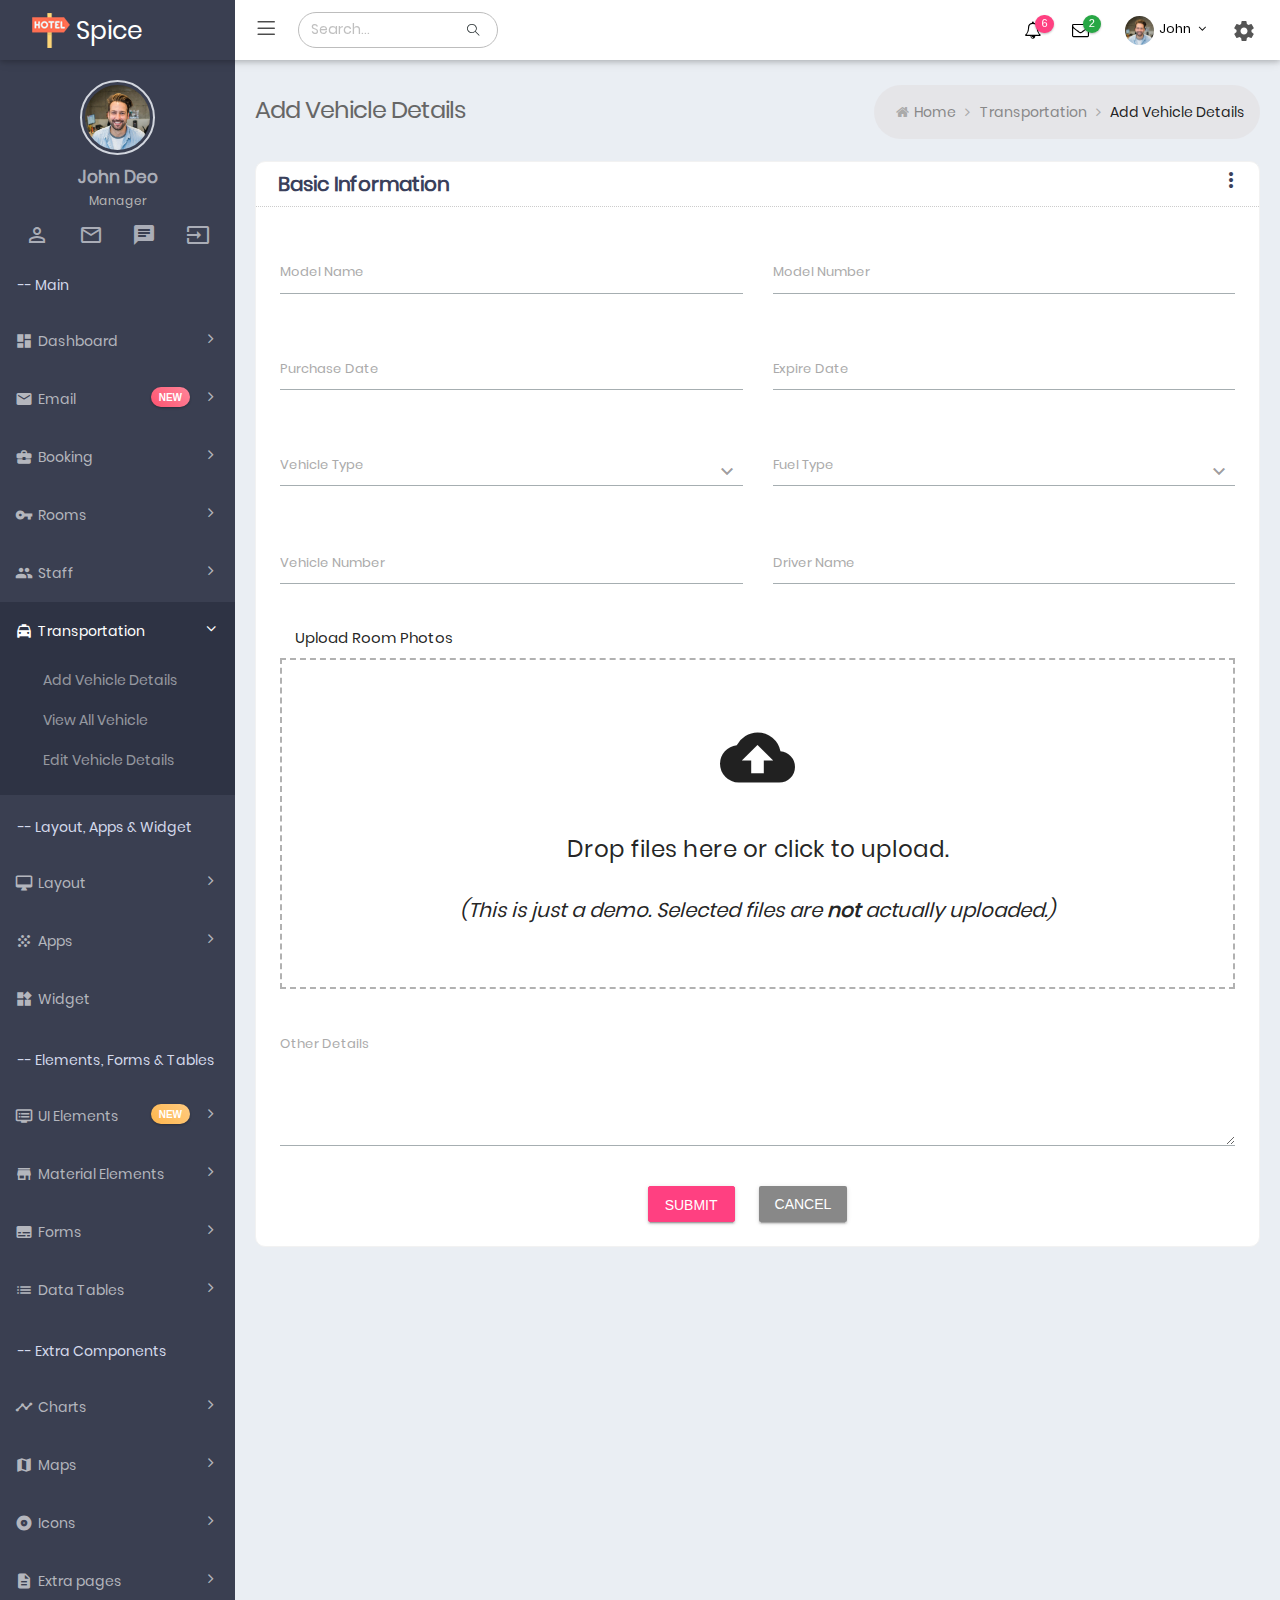
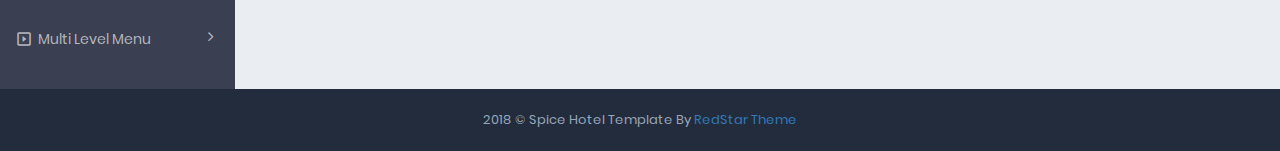
<file: hotel/source/add_vehicle.html>
<!DOCTYPE html>
<html lang="en">
<!-- BEGIN HEAD -->

<!-- Mirrored from radixtouch.in/templates/admin/hotel/source/add_vehicle.html by HTTrack Website Copier/3.x [XR&CO'2014], Mon, 13 Jan 2020 12:38:54 GMT -->
<head>
    <meta charset="utf-8" />
    <meta http-equiv="X-UA-Compatible" content="IE=edge">
    <meta content="width=device-width, initial-scale=1" name="viewport" />
    <meta name="description" content="Responsive Admin Template" />
    <meta name="author" content="SmartUniversity" />
    <title>Spice Hotel | Bootstrap 4 Admin Dashboard Template + UI Kit</title>
	<!-- icons -->
    <link href="assets/plugins/simple-line-icons/simple-line-icons.min.css" rel="stylesheet" type="text/css" />
    <link href="assets/plugins/font-awesome/css/font-awesome.min.css" rel="stylesheet" type="text/css"/>
	<!--bootstrap -->
	<link href="assets/plugins/bootstrap/css/bootstrap.min.css" rel="stylesheet" type="text/css" />
	<!-- Material Design Lite CSS -->
	<link rel="stylesheet" href="assets/plugins/material/material.min.css">
	<link rel="stylesheet" href="assets/css/material_style.css">
	<!-- animation -->
	<link href="assets/css/pages/animate_page.css" rel="stylesheet">
	<!-- Template Styles -->
    <link href="assets/css/style.css" rel="stylesheet" type="text/css" />
    <link href="assets/css/plugins.min.css" rel="stylesheet" type="text/css" />
    <link href="assets/css/responsive.css" rel="stylesheet" type="text/css" />
	<link href="assets/css/theme-color.css" rel="stylesheet" type="text/css" />
	<!-- dropzone -->
    <link href="assets/plugins/dropzone/dropzone.css" rel="stylesheet" media="screen">
    <!-- Date Time item CSS -->
    <link rel="stylesheet" href="assets/plugins/flatpicker/flatpickr.min.css">
	<!-- favicon -->
    <link rel="shortcut icon" href="assets/img/favicon.ico" /> 
</head>
<!-- END HEAD -->
<body class="page-header-fixed sidemenu-closed-hidelogo page-content-white page-md header-white dark-sidebar-color logo-dark">
    <div class="page-wrapper">
        <!-- start header -->
		<div class="page-header navbar navbar-fixed-top">
            <div class="page-header-inner ">
                <!-- logo start -->
                <div class="page-logo">
                    <a href="index.html">
                    <img alt="" src="assets/img/logo.png">
                    <span class="logo-default" >Spice</span> </a>
                </div>
                <!-- logo end -->
				<ul class="nav navbar-nav navbar-left in">
					<li><a href="#" class="menu-toggler sidebar-toggler"><i class="icon-menu"></i></a></li>
				</ul>
                 <form class="search-form-opened" action="#" method="GET">
                    <div class="input-group">
                        <input type="text" class="form-control" placeholder="Search..." name="query">
                        <span class="input-group-btn search-btn">
                          <a href="javascript:;" class="btn submit">
                             <i class="icon-magnifier"></i>
                           </a>
                        </span>
                    </div>
                </form>
                <!-- start mobile menu -->
                <a href="javascript:;" class="menu-toggler responsive-toggler" data-toggle="collapse" data-target=".navbar-collapse">
                    <span></span>
                </a>
               <!-- end mobile menu -->
                <!-- start header menu -->
                <div class="top-menu">
                    <ul class="nav navbar-nav pull-right">
                        <!-- start notification dropdown -->
                        <li class="dropdown dropdown-extended dropdown-notification" id="header_notification_bar">
                            <a href="javascript:;" class="dropdown-toggle" data-toggle="dropdown" data-hover="dropdown" data-close-others="true">
                                <i class="fa fa-bell-o"></i>
                                <span class="badge headerBadgeColor1"> 6 </span>
                            </a>
                            <ul class="dropdown-menu animated swing">
                                <li class="external">
                                    <h3><span class="bold">Notifications</span></h3>
                                    <span class="notification-label purple-bgcolor">New 6</span>
                                </li>
                                <li>
                                    <ul class="dropdown-menu-list small-slimscroll-style" data-handle-color="#637283">
                                        <li>
                                            <a href="javascript:;">
                                                <span class="time">just now</span>
                                                <span class="details">
                                                <span class="notification-icon circle deepPink-bgcolor"><i class="fa fa-check"></i></span> Congratulations!. </span>
                                            </a>
                                        </li>
                                        <li>
                                            <a href="javascript:;">
                                                <span class="time">3 mins</span>
                                                <span class="details">
                                                <span class="notification-icon circle purple-bgcolor"><i class="fa fa-user o"></i></span>
                                                <b>John Micle </b>is now following you. </span>
                                            </a>
                                        </li>
                                        <li>
                                            <a href="javascript:;">
                                                <span class="time">7 mins</span>
                                                <span class="details">
                                                <span class="notification-icon circle blue-bgcolor"><i class="fa fa-comments-o"></i></span>
                                                <b>Sneha Jogi </b>sent you a message. </span>
                                            </a>
                                        </li>
                                        <li>
                                            <a href="javascript:;">
                                                <span class="time">12 mins</span>
                                                <span class="details">
                                                <span class="notification-icon circle pink"><i class="fa fa-heart"></i></span>
                                                <b>Ravi Patel </b>like your photo. </span>
                                            </a>
                                        </li>
                                        <li>
                                            <a href="javascript:;">
                                                <span class="time">15 mins</span>
                                                <span class="details">
                                                <span class="notification-icon circle yellow"><i class="fa fa-warning"></i></span> Warning! </span>
                                            </a>
                                        </li>
                                        <li>
                                            <a href="javascript:;">
                                                <span class="time">10 hrs</span>
                                                <span class="details">
                                                <span class="notification-icon circle red"><i class="fa fa-times"></i></span> Application error. </span>
                                            </a>
                                        </li>
                                    </ul>
                                    <div class="dropdown-menu-footer">
                                        <a href="javascript:void(0)"> All notifications </a>
                                    </div>
                                </li>
                            </ul>
                        </li>
                        <!-- end notification dropdown -->
                        <!-- start message dropdown -->
 						<li class="dropdown dropdown-extended dropdown-inbox" id="header_inbox_bar">
                            <a href="javascript:;" class="dropdown-toggle" data-toggle="dropdown" data-hover="dropdown" data-close-others="true">
                                <i class="fa fa-envelope-o"></i>
                                <span class="badge headerBadgeColor2"> 2 </span>
                            </a>
                            <ul class="dropdown-menu animated slideInDown">
                                <li class="external">
                                    <h3><span class="bold">Messages</span></h3>
                                    <span class="notification-label cyan-bgcolor">New 2</span>
                                </li>
                                <li>
                                    <ul class="dropdown-menu-list small-slimscroll-style" data-handle-color="#637283">
                                        <li>
                                            <a href="#">
                                                <span class="photo">
                                                	<img src="assets/img/user/user2.jpg" class="img-circle" alt=""> </span>
                                                <span class="subject">
                                                	<span class="from"> Sarah Smith </span>
                                                	<span class="time">Just Now </span>
                                                </span>
                                                <span class="message"> Jatin I found you on LinkedIn... </span>
                                            </a>
                                        </li>
                                        <li>
                                            <a href="#">
                                                <span class="photo">
                                                	<img src="assets/img/user/user3.jpg" class="img-circle" alt=""> </span>
                                                <span class="subject">
                                                	<span class="from"> John Deo </span>
                                                	<span class="time">16 mins </span>
                                                </span>
                                                <span class="message"> Fwd: Important Notice Regarding Your Domain Name... </span>
                                            </a>
                                        </li>
                                        <li>
                                            <a href="#">
                                                <span class="photo">
                                                	<img src="assets/img/user/user1.jpg" class="img-circle" alt=""> </span>
                                                <span class="subject">
                                                	<span class="from"> Rajesh </span>
                                                	<span class="time">2 hrs </span>
                                                </span>
                                                <span class="message"> pls take a print of attachments. </span>
                                            </a>
                                        </li>
                                        <li>
                                            <a href="#">
                                                <span class="photo">
                                                	<img src="assets/img/user/user8.jpg" class="img-circle" alt=""> </span>
                                                <span class="subject">
                                                	<span class="from"> Lina Smith </span>
                                                	<span class="time">40 mins </span>
                                                </span>
                                                <span class="message"> Apply for Ortho Surgeon </span>
                                            </a>
                                        </li>
                                        <li>
                                            <a href="#">
                                                <span class="photo">
                                                	<img src="assets/img/user/user5.jpg" class="img-circle" alt=""> </span>
                                                <span class="subject">
                                                	<span class="from"> Jacob Ryan </span>
                                                	<span class="time">46 mins </span>
                                                </span>
                                                <span class="message"> Request for leave application. </span>
                                            </a>
                                        </li>
                                    </ul>
                                    <div class="dropdown-menu-footer">
                                        <a href="#"> All Messages </a>
                                    </div>
                                </li>
                            </ul>
                        </li>
                        <!-- end message dropdown -->
 						<!-- start manage user dropdown -->
 						<li class="dropdown dropdown-user">
                            <a href="javascript:;" class="dropdown-toggle" data-toggle="dropdown" data-hover="dropdown" data-close-others="true">
                                <img alt="" class="img-circle " src="assets/img/dp.jpg" />
                                <span class="username username-hide-on-mobile"> John </span>
                                <i class="fa fa-angle-down"></i>
                            </a>
                            <ul class="dropdown-menu dropdown-menu-default animated jello">
                                <li>
                                    <a href="user_profile.html">
                                        <i class="icon-user"></i> Profile </a>
                                </li>
                                <li>
                                    <a href="#">
                                        <i class="icon-settings"></i> Settings
                                    </a>
                                </li>
                                <li>
                                    <a href="#">
                                        <i class="icon-directions"></i> Help
                                    </a>
                                </li>
                                <li class="divider"> </li>
                                <li>
                                    <a href="lock_screen.html">
                                        <i class="icon-lock"></i> Lock
                                    </a>
                                </li>
                                <li>
                                    <a href="login.html">
                                        <i class="icon-logout"></i> Log Out </a>
                                </li>
                            </ul>
                        </li>
                        <!-- end manage user dropdown -->
                        <li class="dropdown dropdown-quick-sidebar-toggler">
                             <a id="headerSettingButton" class="mdl-button mdl-js-button mdl-button--icon pull-right" data-upgraded=",MaterialButton">
	                           <i class="material-icons">settings</i>
	                        </a>
                        </li>
                    </ul>
                </div>
            </div>
        </div>
        <!-- end header -->
        <!-- start page container -->
        <div class="page-container">
 			<!-- start sidebar menu -->
 			<div class="sidebar-container">
 				<div class="sidemenu-container navbar-collapse collapse fixed-menu">
	                <div id="remove-scroll">
	                    <ul class="sidemenu page-header-fixed p-t-20" data-keep-expanded="false" data-auto-scroll="true" data-slide-speed="200">
	                        <li class="sidebar-toggler-wrapper hide">
	                            <div class="sidebar-toggler">
	                                <span></span>
	                            </div>
	                        </li>
	                        <li class="sidebar-user-panel">
	                            <div class="user-panel">
	                                <div class="row">
                                            <div class="sidebar-userpic">
                                                <img src="assets/img/dp.jpg" class="img-responsive" alt=""> </div>
                                        </div>
                                        <div class="profile-usertitle">
                                            <div class="sidebar-userpic-name"> John Deo </div>
                                            <div class="profile-usertitle-job"> Manager </div>
                                        </div>
                                        <div class="sidebar-userpic-btn">
									        <a class="tooltips" href="user_profile.html" data-placement="top" data-original-title="Profile">
									        	<i class="material-icons">person_outline</i>
									        </a>
									        <a class="tooltips" href="email_inbox.html" data-placement="top" data-original-title="Mail">
									        	<i class="material-icons">mail_outline</i>
									        </a>
									        <a class="tooltips" href="chat.html" data-placement="top" data-original-title="Chat">
									        	<i class="material-icons">chat</i>
									        </a>
									        <a class="tooltips" href="login.html" data-placement="top" data-original-title="Logout">
									        	<i class="material-icons">input</i>
									        </a>
									    </div>
	                            </div>
	                        </li>
	                        <li class="menu-heading">
			                	<span>-- Main</span>
			                </li>
	                        <li class="nav-item start">
	                            <a href="#" class="nav-link nav-toggle">
	                                <i class="material-icons">dashboard</i>
	                                <span class="title">Dashboard</span>
                                	<span class="arrow"></span>
	                            </a>
	                            <ul class="sub-menu">
	                                <li class="nav-item">
	                                    <a href="index.html" class="nav-link ">
	                                        <span class="title">Dashboard 1</span>
	                                    </a>
	                                </li>
	                                <li class="nav-item ">
	                                    <a href="dashboard2.html" class="nav-link ">
	                                        <span class="title">Dashboard 2</span>
	                                    </a>
	                                </li>
	                            </ul>
	                        </li>
	                        <li class="nav-item">
	                            <a href="#" class="nav-link nav-toggle">
	                                <i class="material-icons">email</i>
	                                <span class="title">Email</span>
	                                <span class="arrow"></span>
	                                <span class="label label-rouded label-menu label-danger">new</span>
	                            </a>
	                            <ul class="sub-menu">
	                                <li class="nav-item">
	                                    <a href="email_inbox.html" class="nav-link ">
	                                        <span class="title">Inbox</span>
	                                    </a>
	                                </li>
	                                <li class="nav-item">
	                                    <a href="email_view.html" class="nav-link ">
	                                        <span class="title">View Mail</span>
	                                    </a>
	                                </li>
	                                <li class="nav-item">
	                                    <a href="email_compose.html" class="nav-link ">
	                                        <span class="title">Compose Mail</span>
	                                    </a>
	                                </li>
	                            </ul>
	                        </li>
	                        <li class="nav-item">
	                            <a href="#" class="nav-link nav-toggle">
	                                <i class="material-icons">business_center</i>
	                                <span class="title">Booking</span>
	                                <span class="arrow"></span>
	                            </a>
	                            <ul class="sub-menu">
	                                <li class="nav-item">
	                                    <a href="new_booking.html" class="nav-link ">
	                                        <span class="title">New Booking</span>
	                                    </a>
	                                </li>
	                                <li class="nav-item">
	                                    <a href="view_booking.html" class="nav-link ">
	                                        <span class="title">View Booking</span>
	                                    </a>
	                                </li>
	                                <li class="nav-item">
	                                    <a href="edit_booking.html" class="nav-link ">
	                                        <span class="title">Edit Booking</span>
	                                    </a>
	                                </li>
	                            </ul>
	                        </li>
	                        <li class="nav-item">
	                            <a href="#" class="nav-link nav-toggle">
	                                <i class="material-icons">vpn_key</i>
	                                <span class="title">Rooms</span>
	                                <span class="arrow"></span>
	                            </a>
	                            <ul class="sub-menu">
	                                <li class="nav-item">
	                                    <a href="add_room.html" class="nav-link ">
	                                        <span class="title">Add Room Details</span>
	                                    </a>
	                                </li>
	                                <li class="nav-item">
	                                    <a href="all_rooms.html" class="nav-link ">
	                                        <span class="title">View All Rooms</span>
	                                    </a>
	                                </li>
	                                <li class="nav-item">
	                                    <a href="edit_room.html" class="nav-link ">
	                                        <span class="title">Edit Room Details</span>
	                                    </a>
	                                </li>
	                            </ul>
	                        </li>
	                        <li class="nav-item">
	                            <a href="#" class="nav-link nav-toggle">
	                                <i class="material-icons">group</i>
	                                <span class="title">Staff</span>
	                                <span class="arrow"></span>
	                            </a>
	                            <ul class="sub-menu">
	                                <li class="nav-item">
	                                    <a href="add_staff.html" class="nav-link ">
	                                        <span class="title">Add Staff Details</span>
	                                    </a>
	                                </li>
	                                <li class="nav-item">
	                                    <a href="all_staffs.html" class="nav-link ">
	                                        <span class="title">View All Staffs</span>
	                                    </a>
	                                </li>
	                                <li class="nav-item">
	                                    <a href="edit_staff.html" class="nav-link ">
	                                        <span class="title">Edit Staff Details</span>
	                                    </a>
	                                </li>
	                            </ul>
	                        </li>
	                        <li class="nav-item active">
	                            <a href="#" class="nav-link nav-toggle">
	                                <i class="material-icons">local_taxi</i>
	                                <span class="title">Transportation</span>
	                                <span class="selected"></span>
                                	<span class="arrow open"></span>
	                            </a>
	                            <ul class="sub-menu active">
	                                <li class="nav-item">
	                                    <a href="add_vehicle.html" class="nav-link ">
	                                        <span class="title">Add Vehicle Details</span>
	                                        <span class="selected"></span>
	                                    </a>
	                                </li>
	                                <li class="nav-item">
	                                    <a href="all_vehicles.html" class="nav-link ">
	                                        <span class="title">View All Vehicle</span>
	                                    </a>
	                                </li>
	                                <li class="nav-item">
	                                    <a href="edit_vehicle.html" class="nav-link ">
	                                        <span class="title">Edit Vehicle Details</span>
	                                    </a>
	                                </li>
	                            </ul>
	                        </li>
	                        <li class="menu-heading m-t-20">
			                	<span>-- Layout, Apps &amp; Widget</span>
			                </li>
	                        <li class="nav-item">
	                            <a href="#" class="nav-link nav-toggle"> <i class="material-icons">desktop_mac</i>
	                                <span class="title">Layout</span> <span class="arrow"></span>
	                            </a>
	                            <ul class="sub-menu">
	                                <li class="nav-item">
	                                    <a href="layout_boxed.html" class="nav-link "> <span class="title">Boxed</span>
	                                    </a>
	                                </li>
	                                <li class="nav-item">
	                                    <a href="layout_full_width.html" class="nav-link "> <span class="title">Full Width</span>
	                                    </a>
	                                </li>
	                                <li class="nav-item">
	                                    <a href="layout_collapse.html" class="nav-link "> <span class="title">Collapse Menu</span>
	                                    </a>
	                                </li>
	                                <li class="nav-item">
	                                    <a href="layout_right_sidebar.html" class="nav-link "> <span class="title">Right Sidebar</span>
	                                    </a>
	                                </li>
	                                <li class="nav-item">
	                                    <a href="layout_sidebar_hover_menu.html" class="nav-link "> <span class="title">Hover Sidebar Menu</span>
	                                    </a>
	                                </li>
	                                <li class="nav-item">
	                                    <a href="layout_mega_menu.html" class="nav-link "> <span class="title">Mega Menu</span>
	                                    </a>
	                                </li>
	                            </ul>
	                        </li>
	                        <li class="nav-item">
	                            <a href="#" class="nav-link nav-toggle"> <i class="material-icons">grain</i>
	                                <span class="title">Apps</span> <span class="arrow"></span>
	                            </a>
	                            <ul class="sub-menu">
	                                <li class="nav-item">
	                                    <a href="chat.html" class="nav-link "> <span class="title">Chat</span>
	                                    </a>
	                                </li>
	                                <li class="nav-item">
	                                    <a href="contact_list.html" class="nav-link "> <span class="title">Contact List</span>
	                                    </a>
	                                </li>
	                                <li class="nav-item">
	                                    <a href="contact_grid.html" class="nav-link "> <span class="title">Contact Grid</span>
	                                    </a>
	                                </li>
	                                <li class="nav-item">
	                                    <a href="gallery.html" class="nav-link "> <span class="title">Gallery</span>
	                                    </a>
	                                </li>
	                                <li class="nav-item">
	                                    <a href="support.html" class="nav-link "> <span class="title">Support</span>
	                                    </a>
	                                </li>
	                                <li class="nav-item">
	                                    <a href="calendar.html" class="nav-link "> <span class="title">Calendar</span>
	                                    </a>
	                                </li>
	                            </ul>
	                        </li>
	                        <li class="nav-item">
	                            <a href="widget.html" class="nav-link nav-toggle"> <i class="material-icons">widgets</i>
	                                <span class="title">Widget</span> 
	                            </a>
	                        </li>
	                        <li class="menu-heading m-t-20">
			                	<span>-- Elements, Forms &amp; Tables</span>
			                </li>
	                        <li class="nav-item">
	                            <a href="#" class="nav-link nav-toggle">
	                                <i class="material-icons">dvr</i>
	                                <span class="title">UI Elements</span> 
	                                <span class="label label-rouded label-menu label-warning">new</span>
	                                <span class="arrow"></span>
	                            </a>
	                            <ul class="sub-menu">
	                                <li class="nav-item">
	                                    <a href="buttons.html" class="nav-link ">
	                                        <span class="title">Buttons</span>
	                                    </a>
	                                </li>
	                                <li class="nav-item">
	                                    <a href="alert.html" class="nav-link ">
	                                        <span class="title">Alert</span>
	                                    </a>
	                                </li>
	                                <li class="nav-item">
	                                    <a href="tabs_accordions_navs.html" class="nav-link ">
	                                        <span class="title">Tabs &amp; Accordions</span>
	                                    </a>
	                                </li>
	                                <li class="nav-item">
	                                    <a href="typography.html" class="nav-link ">
	                                        <span class="title">Typography</span>
	                                    </a>
	                                </li>
	                                <li class="nav-item">
	                                    <a href="notification.html" class="nav-link ">
	                                        <span class="title">Notifications</span>
	                                    </a>
	                                </li>
	                                <li class="nav-item">
	                                    <a href="sweet_alert.html" class="nav-link ">
	                                        <span class="title">Sweet Alert</span>
	                                    </a>
	                                </li>
	                                <li class="nav-item">
	                                    <a href="panels.html" class="nav-link ">
	                                        <span class="title">Panels</span>
	                                    </a>
	                                </li>
	                                <li class="nav-item">
	                                    <a href="grid.html" class="nav-link ">
	                                        <span class="title">Grids</span>
	                                    </a>
	                                </li>
	                                <li class="nav-item">
	                                    <a href="tree.html" class="nav-link ">
	                                        <span class="title">Tree View</span>
	                                    </a>
	                                </li>
	                                <li class="nav-item">
	                                    <a href="carousel.html" class="nav-link ">
	                                        <span class="title">Carousel</span>
	                                    </a>
	                                </li>
	                                <li class="nav-item">
	                                    <a href="animation.html" class="nav-link ">
	                                        <span class="title">Animations</span>
	                                    </a>
	                                </li>
	                            </ul>
	                        </li>
	                        <li class="nav-item">
	                            <a href="#" class="nav-link nav-toggle">
	                                <i class="material-icons">store</i>
	                                <span class="title">Material Elements</span> 
	                                <span class="arrow"></span>
	                            </a>
	                            <ul class="sub-menu">
	                                <li class="nav-item">
	                                    <a href="material_button.html" class="nav-link ">
	                                        <span class="title">Buttons</span>
	                                    </a>
	                                </li>
	                                <li class="nav-item">
	                                    <a href="material_tab.html" class="nav-link ">
	                                        <span class="title">Tabs</span>
	                                    </a>
	                                </li>
	                                <li class="nav-item">
	                                    <a href="material_chips.html" class="nav-link ">
	                                        <span class="title">Chips</span>
	                                    </a>
	                                </li>
	                                <li class="nav-item">
	                                    <a href="material_grid.html" class="nav-link ">
	                                        <span class="title">Grid</span>
	                                    </a>
	                                </li>
	                                <li class="nav-item">
	                                    <a href="material_form.html" class="nav-link ">
	                                        <span class="title">Form</span>
	                                    </a>
	                                </li>
	                                <li class="nav-item">
	                                    <a href="material_datepicker.html" class="nav-link ">
	                                        <span class="title">DatePicker</span>
	                                    </a>
	                                </li>
	                                <li class="nav-item">
	                                    <a href="material_select.html" class="nav-link ">
	                                        <span class="title">Select Item</span>
	                                    </a>
	                                </li>
	                                <li class="nav-item">
	                                    <a href="material_loading.html" class="nav-link ">
	                                        <span class="title">Loading</span>
	                                    </a>
	                                </li>
	                                <li class="nav-item">
	                                    <a href="material_menu.html" class="nav-link ">
	                                        <span class="title">Menu</span>
	                                    </a>
	                                </li>
	                                <li class="nav-item">
	                                    <a href="material_slider.html" class="nav-link ">
	                                        <span class="title">Slider</span>
	                                    </a>
	                                </li>
	                                <li class="nav-item">
	                                    <a href="material_tables.html" class="nav-link ">
	                                        <span class="title">Tables</span>
	                                    </a>
	                                </li>
	                                <li class="nav-item">
	                                    <a href="material_toggle.html" class="nav-link ">
	                                        <span class="title">Toggle</span>
	                                    </a>
	                                </li>
	                                <li class="nav-item">
	                                    <a href="material_badges.html" class="nav-link ">
	                                        <span class="title">Badges</span>
	                                    </a>
	                                </li>
	                            </ul>
	                        </li>
	                        <li class="nav-item">
	                            <a href="javascript:;" class="nav-link nav-toggle">
	                                <i class="material-icons">subtitles</i>
	                                <span class="title">Forms </span>
	                                <span class="arrow"></span>
	                            </a>
	                            <ul class="sub-menu">
	                                <li class="nav-item">
	                                    <a href="layouts_form.html" class="nav-link ">
	                                        <span class="title">Form Layout</span>
	                                    </a>
	                                </li>
	                                <li class="nav-item">
	                                    <a href="advance_form.html" class="nav-link ">
	                                        <span class="title">Advance Component</span>
	                                    </a>
	                                </li>
	                                <li class="nav-item">
	                                    <a href="validation_form.html" class="nav-link ">
	                                        <span class="title">Form Validation</span>
	                                    </a>
	                                </li>
	                                <li class="nav-item">
	                                    <a href="steps.html" class="nav-link ">
	                                        <span class="title">Wizard</span>
	                                    </a>
	                                </li>
	                                <li class="nav-item">
	                                    <a href="file_upload.html" class="nav-link ">
	                                        <span class="title">File Upload</span>
	                                    </a>
	                                </li>
	                                <li class="nav-item">
	                                    <a href="editable_form.html" class="nav-link ">
	                                        <span class="title">Editor</span>
	                                    </a>
	                                </li>
	                            </ul>
	                        </li>
	                        <li class="nav-item">
	                            <a href="javascript:;" class="nav-link nav-toggle">
	                                <i class="material-icons">list</i>
	                                <span class="title">Data Tables</span>
	                                <span class="arrow"></span>
	                            </a>
	                            <ul class="sub-menu">
	                                <li class="nav-item">
	                                    <a href="basic_table.html" class="nav-link ">
	                                        <span class="title">Basic Tables</span>
	                                    </a>
	                                </li>
	                                <li class="nav-item">
	                                    <a href="advanced_table.html" class="nav-link ">
	                                        <span class="title">Advance Tables</span>
	                                    </a>
	                                </li>
	                                <li class="nav-item">
	                                    <a href="editable_table.html" class="nav-link ">
	                                        <span class="title">Editable Tables</span>
	                                    </a>
	                                </li>
	                                <li class="nav-item">
	                                    <a href="group_table.html" class="nav-link ">
	                                        <span class="title">Grouping</span>
	                                    </a>
	                                </li>
	                                <li class="nav-item">
	                                    <a href="table_data.html" class="nav-link ">
	                                        <span class="title">Tables With Sourced Data</span>
	                                    </a>
	                                </li>
	                            </ul>
	                        </li>
	                        <li class="menu-heading m-t-20">
			                	<span>-- Extra Components</span>
			                </li>
	                        <li class="nav-item">
	                            <a href="javascript:;" class="nav-link nav-toggle">
	                                <i class="material-icons">timeline</i>
	                                <span class="title">Charts</span>
	                                <span class="arrow"></span>
	                            </a>
	                            <ul class="sub-menu">
	                                <li class="nav-item">
	                                    <a href="charts_echarts.html" class="nav-link ">
	                                        <span class="title">eCharts</span>
	                                    </a>
	                                </li>
	                                <li class="nav-item">
	                                    <a href="charts_morris.html" class="nav-link ">
	                                        <span class="title">Morris Charts</span>
	                                    </a>
	                                </li>
	                                <li class="nav-item">
	                                    <a href="charts_chartjs.html" class="nav-link ">
	                                        <span class="title">Chartjs</span>
	                                    </a>
	                                </li>
	                            </ul>
	                        </li>
	                        <li class="nav-item">
	                            <a href="javascript:;" class="nav-link nav-toggle">
	                                <i class="material-icons">map</i>
	                                <span class="title">Maps</span>
	                                <span class="arrow"></span>
	                            </a>
	                            <ul class="sub-menu">
	                                <li class="nav-item">
	                                    <a href="google_maps.html" class="nav-link ">
	                                        <span class="title">Google Maps</span>
	                                    </a>
	                                </li>
	                                <li class="nav-item">
	                                    <a href="vector_maps.html" class="nav-link ">
	                                        <span class="title">Vector Maps</span>
	                                    </a>
	                                </li>
	                            </ul>
	                        </li>
	                        <li class="nav-item">
	                            <a href="#" class="nav-link nav-toggle"> <i class="material-icons">album</i>
	                                <span class="title">Icons</span> <span class="arrow"></span>
	                            </a>
	                            <ul class="sub-menu">
	                                <li class="nav-item">
	                                    <a href="fontawesome_icons.html" class="nav-link "> <span class="title">Font Awesome</span>
	                                    </a>
	                                </li>
	                                <li class="nav-item">
	                                    <a href="simpleline_icons.html" class="nav-link "> <span class="title">Simple Line Icon</span>
	                                    </a>
	                                </li>
	                                <li class="nav-item">
	                                    <a href="material_icons.html" class="nav-link "> <span class="title">Material Icon</span>
	                                    </a>
	                                </li>
	                            </ul>
	                        </li>
	                        <li class="nav-item">
	                            <a href="javascript:;" class="nav-link nav-toggle"> <i class="material-icons">description</i>
	                            <span class="title">Extra pages</span> 
	                            <span class="arrow"></span>
	                            </a>
	                            <ul class="sub-menu">
	                            	<li class="nav-item">
	                                    <a href="timeline.html" class="nav-link "> <span class="title">Timeline</span>
	                                    </a>
	                                </li>
	                                <li class="nav-item">
	                                    <a href="login.html" class="nav-link "> <span class="title">Login</span>
	                                    </a>
	                                </li>
	                                <li class="nav-item">
	                                    <a href="sign_up.html" class="nav-link "> <span class="title">Registration</span>
	                                    </a>
	                                </li>
	                                <li class="nav-item">
	                                	<a href="user_profile.html" class="nav-link "><span class="title">Profile</span>
										</a>
	                                </li>
	                                <li class="nav-item">
	                                	<a href="pricing.html" class="nav-link "><span class="title">Pricing</span>
										</a>
	                                </li>
	                                <li class="nav-item">
	                                    <a href="contactus.html" class="nav-link "> <span class="title">Contact Us</span>
	                                    </a>
	                                </li>
	                                <li class="nav-item">
	                                	<a href="invoice.html" class="nav-link "><span class="title">Invoice</span>
										</a>
	                                </li>
	                                <li class="nav-item">
	                                	<a href="faq.html" class="nav-link "><span class="title">Faq</span>
										</a>
	                                </li>
	                                <li class="nav-item">
	                                    <a href="lock_screen.html" class="nav-link "> <span class="title">Lock Screen</span>
	                                    </a>
	                                </li>
	                                <li class="nav-item">
	                                    <a href="page-404.html" class="nav-link "> <span class="title">404 Page</span>
	                                    </a>
	                                </li>
	                                <li class="nav-item">
	                                    <a href="page-500.html" class="nav-link "> <span class="title">500 Page</span>
	                                    </a>
	                                </li>
	                                <li class="nav-item">
	                                    <a href="blank_page.html" class="nav-link "> <span class="title">Blank Page</span>
	                                    </a>
	                                </li>
	                            </ul>
	                        </li>
	                        <li class="nav-item">
	                            <a href="javascript:;" class="nav-link nav-toggle">
	                                <i class="material-icons">slideshow</i>
	                                <span class="title">Multi Level Menu</span>
	                                <span class="arrow "></span>
	                            </a>
	                            <ul class="sub-menu">
	                                <li class="nav-item">
	                                    <a href="javascript:;" class="nav-link nav-toggle">
	                                        <i class="fa fa-university"></i> Item 1
	                                        <span class="arrow"></span>
	                                    </a>
	                                    <ul class="sub-menu">
	                                        <li class="nav-item">
	                                            <a href="javascript:;" class="nav-link nav-toggle">
	                                                <i class="fa fa-bell-o"></i> Arrow Toggle
	                                                <span class="arrow "></span>
	                                            </a>
	                                            <ul class="sub-menu">
	                                                <li class="nav-item">
	                                                    <a href="javascript:;" class="nav-link">
	                                                        <i class="fa fa-calculator"></i> Sample Link 1</a>
	                                                </li>
	                                                <li class="nav-item">
	                                                    <a href="#" class="nav-link">
	                                                        <i class="fa fa-clone"></i> Sample Link 2</a>
	                                                </li>
	                                                <li class="nav-item">
	                                                    <a href="#" class="nav-link">
	                                                        <i class="fa fa-cogs"></i> Sample Link 3</a>
	                                                </li>
	                                            </ul>
	                                        </li>
	                                        <li class="nav-item">
	                                            <a href="#" class="nav-link">
	                                                <i class="fa fa-file-pdf-o"></i> Sample Link 1</a>
	                                        </li>
	                                        <li class="nav-item">
	                                            <a href="#" class="nav-link">
	                                                <i class="fa fa-rss"></i> Sample Link 2</a>
	                                        </li>
	                                        <li class="nav-item">
	                                            <a href="#" class="nav-link">
	                                                <i class="fa fa-hdd-o"></i> Sample Link 3</a>
	                                        </li>
	                                    </ul>
	                                </li>
	                                <li class="nav-item">
	                                    <a href="javascript:;" class="nav-link nav-toggle">
	                                        <i class="fa fa-gavel"></i> Arrow Toggle
	                                        <span class="arrow"></span>
	                                    </a>
	                                    <ul class="sub-menu">
	                                        <li class="nav-item">
	                                            <a href="#" class="nav-link">
	                                                <i class="fa fa-paper-plane"></i> Sample Link 1</a>
	                                        </li>
	                                        <li class="nav-item">
	                                            <a href="#" class="nav-link">
	                                                <i class="fa fa-power-off"></i> Sample Link 1</a>
	                                        </li>
	                                        <li class="nav-item">
	                                            <a href="#" class="nav-link">
	                                                <i class="fa fa-recycle"></i> Sample Link 1
	                                             </a>
	                                        </li>
	                                    </ul>
	                                </li>
	                                <li class="nav-item">
	                                    <a href="#" class="nav-link">
	                                        <i class="fa fa-volume-up"></i> Item 3 </a>
	                                </li>
	                            </ul>
	                        </li>
	                    </ul>
	                </div>
                </div>
            </div>
			 <!-- end sidebar menu -->
			<!-- start page content -->
            <div class="page-content-wrapper">
                <div class="page-content">
                    <div class="page-bar">
                        <div class="page-title-breadcrumb">
                            <div class=" pull-left">
                                <div class="page-title">Add Vehicle Details</div>
                            </div>
                            <ol class="breadcrumb page-breadcrumb pull-right">
                                <li><i class="fa fa-home"></i>&nbsp;<a class="parent-item" href="index.html">Home</a>&nbsp;<i class="fa fa-angle-right"></i>
                                </li>
                                <li><a class="parent-item" href="#">Transportation</a>&nbsp;<i class="fa fa-angle-right"></i>
                                </li>
                                <li class="active">Add Vehicle Details</li>
                            </ol>
                        </div>
                    </div>
                     <div class="row">
							<div class="col-sm-12">
								<div class="card-box">
									<div class="card-head">
										<header>Basic Information</header>
										<button id = "panel-button" 
				                           class = "mdl-button mdl-js-button mdl-button--icon pull-right" 
				                           data-upgraded = ",MaterialButton">
				                           <i class = "material-icons">more_vert</i>
				                        </button>
				                        <ul class = "mdl-menu mdl-menu--bottom-right mdl-js-menu mdl-js-ripple-effect"
				                           data-mdl-for = "panel-button">
				                           <li class = "mdl-menu__item"><i class="material-icons">assistant_photo</i>Action</li>
				                           <li class = "mdl-menu__item"><i class="material-icons">print</i>Another action</li>
				                           <li class = "mdl-menu__item"><i class="material-icons">favorite</i>Something else here</li>
				                        </ul>
									</div>
									<div class="card-body row">
							            <div class="col-lg-6 p-t-20"> 
							              <div class = "mdl-textfield mdl-js-textfield mdl-textfield--floating-label txt-full-width">
						                     <input class = "mdl-textfield__input" type = "text" id = "txtModeltName">
						                     <label class = "mdl-textfield__label">Model Name</label>
						                  </div>
							            </div>
							            <div class="col-lg-6 p-t-20"> 
							              <div class = "mdl-textfield mdl-js-textfield mdl-textfield--floating-label txt-full-width">
						                     <input class = "mdl-textfield__input" type = "text" id = "txtModelNumber">
						                     <label class = "mdl-textfield__label" >Model Number</label>
						                  </div>
							            </div>
							            <div class="col-lg-6 p-t-20"> 
							              <div class = "mdl-textfield mdl-js-textfield mdl-textfield--floating-label txt-full-width">
						                     <input class = "mdl-textfield__input" type = "text" id = "date">
						                     <label class = "mdl-textfield__label" >Purchase Date</label>
						                  </div>
							            </div>
							            <div class="col-lg-6 p-t-20"> 
							              <div class = "mdl-textfield mdl-js-textfield mdl-textfield--floating-label txt-full-width">
						                     <input class = "mdl-textfield__input" type = "text" id = "date2">
						                     <label class = "mdl-textfield__label" >Expire Date</label>
						                  </div>
							            </div>
							            <div class="col-lg-6 p-t-20"> 
							              <div class="mdl-textfield mdl-js-textfield mdl-textfield--floating-label getmdl-select getmdl-select__fix-height txt-full-width">
									            <input class="mdl-textfield__input" type="text" id="sample2" value="" readonly tabIndex="-1">
									            <label for="sample2" class="pull-right margin-0">
									                <i class="mdl-icon-toggle__label material-icons">keyboard_arrow_down</i>
									            </label>
									            <label for="sample2" class="mdl-textfield__label">Vehicle Type</label>
									            <ul data-mdl-for="sample2" class="mdl-menu mdl-menu--bottom-left mdl-js-menu">
									                <li class="mdl-menu__item" data-val="1">Sedan</li>
									                <li class="mdl-menu__item" data-val="2">SUV</li>
									                <li class="mdl-menu__item" data-val="3">Bus</li>
									                <li class="mdl-menu__item" data-val="4">Carriage</li>
									                <li class="mdl-menu__item" data-val="5">Bike</li>
									            </ul>
									        </div>
							            </div>
							            <div class="col-lg-6 p-t-20"> 
							              <div class="mdl-textfield mdl-js-textfield mdl-textfield--floating-label getmdl-select getmdl-select__fix-height txt-full-width">
									            <input class="mdl-textfield__input" type="text" id="sample3" value="" readonly tabIndex="-1">
									            <label for="sample2" class="pull-right margin-0">
									                <i class="mdl-icon-toggle__label material-icons">keyboard_arrow_down</i>
									            </label>
									            <label for="sample3" class="mdl-textfield__label">Fuel Type</label>
									            <ul data-mdl-for="sample3" class="mdl-menu mdl-menu--bottom-left mdl-js-menu">
									                <li class="mdl-menu__item" data-val="1">Gasoline</li>
									                <li class="mdl-menu__item" data-val="2">Diesel</li>
									                <li class="mdl-menu__item" data-val="3">Petrol</li>
									            </ul>
									        </div>
							            </div>
							            <div class="col-lg-6 p-t-20"> 
							              <div class = "mdl-textfield mdl-js-textfield mdl-textfield--floating-label txt-full-width">
						                     <input class = "mdl-textfield__input" type = "text" id = "vehiclename">
						                     <label class = "mdl-textfield__label" >Vehicle Number</label>
						                  </div>
							            </div>
							            <div class="col-lg-6 p-t-20"> 
							              <div class = "mdl-textfield mdl-js-textfield mdl-textfield--floating-label txt-full-width">
						                     <input class = "mdl-textfield__input" type = "text" id = "driverName">
						                     <label class = "mdl-textfield__label" >Driver Name</label>
						                  </div>
							            </div>
							            <div class="col-lg-12 p-t-20">
							            <label class="control-label col-md-3">Upload Room Photos</label>
							             <form id="id_dropzone" class="dropzone">
												<div class="dz-message">
													<div class="dropIcon">
														<i class="material-icons">cloud_upload</i>
													</div>
													<h3>Drop files here or click to upload.</h3>
													<em>(This is just a demo. Selected files are <strong>not</strong>
														actually uploaded.)
													</em>
												</div>
											</form>
	                                       </div>
                                        <div class="col-lg-12 p-t-20"> 
							              <div class = "mdl-textfield mdl-js-textfield txt-full-width">
						                     <textarea class = "mdl-textfield__input" rows =  "4" 
						                        id = "education" ></textarea>
						                     <label class = "mdl-textfield__label" >Other Details</label>
						                  </div>
								         </div>
								         <div class="col-lg-12 p-t-20 text-center"> 
							              	<button type="button" class="mdl-button mdl-js-button mdl-button--raised mdl-js-ripple-effect m-b-10 m-r-20 btn-pink">Submit</button>
											<button type="button" class="mdl-button mdl-js-button mdl-button--raised mdl-js-ripple-effect m-b-10 btn-default">Cancel</button>
							            </div>
									</div>
								</div>
							</div>
						</div> 
                </div>
            </div>
            <!-- end page content -->
            <!-- start chat sidebar -->
            <div class="chat-sidebar-container" data-close-on-body-click="false">
                <div class="chat-sidebar">
                    <ul class="nav nav-tabs">
                    	<li class="nav-item">
                            <a href="#quick_sidebar_tab_1" class="nav-link active tab-icon"  data-toggle="tab">Theme
                                </a>
                        </li>
                        <li class="nav-item">
                            <a href="#quick_sidebar_tab_2" class="nav-link tab-icon"  data-toggle="tab"> Chat
                                </a>
                        </li>
                        <li class="nav-item">
                            <a href="#quick_sidebar_tab_3" class="nav-link tab-icon"  data-toggle="tab">  Settings
                            </a>
                        </li>
                    </ul>
                    <div class="tab-content">
                    	<div class="tab-pane chat-sidebar-settings in show active animated shake" role="tabpanel" id="quick_sidebar_tab_1">
							<div class="slimscroll-style">
								<div class="theme-light-dark">
									<h6>Sidebar Theme</h6>
									<button type="button" data-theme="white" class="btn lightColor btn-outline btn-circle m-b-10 theme-button">Light Sidebar</button>
									<button type="button" data-theme="dark" class="btn dark btn-outline btn-circle m-b-10 theme-button">Dark Sidebar</button>
								</div>
								<div class="theme-light-dark">
									<h6>Sidebar Color</h6>
									<ul class="list-unstyled">
										<li class="complete">
											<div class="theme-color sidebar-theme">
												<a href="#" data-theme="white"><span class="head"></span><span class="cont"></span></a>
												<a href="#" data-theme="dark"><span class="head"></span><span class="cont"></span></a>
												<a href="#" data-theme="blue"><span class="head"></span><span class="cont"></span></a>
												<a href="#" data-theme="indigo"><span class="head"></span><span class="cont"></span></a>
												<a href="#" data-theme="cyan"><span class="head"></span><span class="cont"></span></a>
												<a href="#" data-theme="green"><span class="head"></span><span class="cont"></span></a>
												<a href="#" data-theme="red"><span class="head"></span><span class="cont"></span></a>
											</div>
										</li>
									</ul>
									<h6>Header Brand color</h6>
									<ul class="list-unstyled">
										<li class="theme-option">
											<div class="theme-color logo-theme">
								             	<a href="#" data-theme="logo-white"><span class="head"></span><span class="cont"></span></a>
												<a href="#" data-theme="logo-dark"><span class="head"></span><span class="cont"></span></a>
												<a href="#" data-theme="logo-blue"><span class="head"></span><span class="cont"></span></a>
												<a href="#" data-theme="logo-indigo"><span class="head"></span><span class="cont"></span></a>
												<a href="#" data-theme="logo-cyan"><span class="head"></span><span class="cont"></span></a>
												<a href="#" data-theme="logo-green"><span class="head"></span><span class="cont"></span></a>
												<a href="#" data-theme="logo-red"><span class="head"></span><span class="cont"></span></a>
								           	</div>
								        </li>
									</ul>
									<h6>Header color</h6>
									<ul class="list-unstyled">
										<li class="theme-option">
											<div class="theme-color header-theme">
								             	<a href="#" data-theme="header-white"><span class="head"></span><span class="cont"></span></a>
								             	<a href="#" data-theme="header-dark"><span class="head"></span><span class="cont"></span></a>
								             	<a href="#" data-theme="header-blue"><span class="head"></span><span class="cont"></span></a>
								             	<a href="#" data-theme="header-indigo"><span class="head"></span><span class="cont"></span></a>
								             	<a href="#" data-theme="header-cyan"><span class="head"></span><span class="cont"></span></a>
								             	<a href="#" data-theme="header-green"><span class="head"></span><span class="cont"></span></a>
								             	<a href="#" data-theme="header-red"><span class="head"></span><span class="cont"></span></a>
								          	</div>
								        </li>
									</ul>
								</div>
							</div>
						</div>
                        <!-- Start Doctor Chat --> 
 						<div class="tab-pane chat-sidebar-chat animated slideInRight" id="quick_sidebar_tab_2">
                        	<div class="chat-sidebar-list">
	                            <div class="chat-sidebar-chat-users slimscroll-style" data-rail-color="#ddd" data-wrapper-class="chat-sidebar-list">
	                                <div class="chat-header"><h5 class="list-heading">Online</h5></div>
	                                <ul class="media-list list-items">
	                                    <li class="media"><img class="media-object" src="assets/img/user/user3.jpg" width="35" height="35" alt="...">
	                                        <i class="online dot"></i>
	                                        <div class="media-body">
	                                            <h5 class="media-heading">John Deo</h5>
	                                            <div class="media-heading-sub">Spine Surgeon</div>
	                                        </div>
	                                    </li>
	                                    <li class="media">
	                                        <div class="media-status">
	                                            <span class="badge badge-success">5</span>
	                                        </div> <img class="media-object" src="assets/img/user/user1.jpg" width="35" height="35" alt="...">
	                                        <i class="busy dot"></i>
	                                        <div class="media-body">
	                                            <h5 class="media-heading">Rajesh</h5>
	                                            <div class="media-heading-sub">Director</div>
	                                        </div>
	                                    </li>
	                                    <li class="media"><img class="media-object" src="assets/img/user/user5.jpg" width="35" height="35" alt="...">
	                                        <i class="away dot"></i>
	                                        <div class="media-body">
	                                            <h5 class="media-heading">Jacob Ryan</h5>
	                                            <div class="media-heading-sub">Ortho Surgeon</div>
	                                        </div>
	                                    </li>
	                                    <li class="media">
	                                        <div class="media-status">
	                                            <span class="badge badge-danger">8</span>
	                                        </div> <img class="media-object" src="assets/img/user/user4.jpg" width="35" height="35" alt="...">
	                                        <i class="online dot"></i>
	                                        <div class="media-body">
	                                            <h5 class="media-heading">Kehn Anderson</h5>
	                                            <div class="media-heading-sub">CEO</div>
	                                        </div>
	                                    </li>
	                                    <li class="media"><img class="media-object" src="assets/img/user/user2.jpg" width="35" height="35" alt="...">
	                                        <i class="busy dot"></i>
	                                        <div class="media-body">
	                                            <h5 class="media-heading">Sarah Smith</h5>
	                                            <div class="media-heading-sub">Anaesthetics</div>
	                                        </div>
	                                    </li>
	                                    <li class="media"><img class="media-object" src="assets/img/user/user7.jpg" width="35" height="35" alt="...">
	                                        <i class="online dot"></i>
	                                        <div class="media-body">
	                                            <h5 class="media-heading">Vlad Cardella</h5>
	                                            <div class="media-heading-sub">Cardiologist</div>
	                                        </div>
	                                    </li>
	                                </ul>
	                                <div class="chat-header"><h5 class="list-heading">Offline</h5></div>
	                                <ul class="media-list list-items">
	                                    <li class="media">
	                                        <div class="media-status">
	                                            <span class="badge badge-warning">4</span>
	                                        </div> <img class="media-object" src="assets/img/user/user6.jpg" width="35" height="35" alt="...">
	                                        <i class="offline dot"></i>
	                                        <div class="media-body">
	                                            <h5 class="media-heading">Jennifer Maklen</h5>
	                                            <div class="media-heading-sub">Nurse</div>
	                                            <div class="media-heading-small">Last seen 01:20 AM</div>
	                                        </div>
	                                    </li>
	                                    <li class="media"><img class="media-object" src="assets/img/user/user8.jpg" width="35" height="35" alt="...">
	                                        <i class="offline dot"></i>
	                                        <div class="media-body">
	                                            <h5 class="media-heading">Lina Smith</h5>
	                                            <div class="media-heading-sub">Ortho Surgeon</div>
	                                            <div class="media-heading-small">Last seen 11:14 PM</div>
	                                        </div>
	                                    </li>
	                                    <li class="media">
	                                        <div class="media-status">
	                                            <span class="badge badge-success">9</span>
	                                        </div> <img class="media-object" src="assets/img/user/user9.jpg" width="35" height="35" alt="...">
	                                        <i class="offline dot"></i>
	                                        <div class="media-body">
	                                            <h5 class="media-heading">Jeff Adam</h5>
	                                            <div class="media-heading-sub">Compounder</div>
	                                            <div class="media-heading-small">Last seen 3:31 PM</div>
	                                        </div>
	                                    </li>
	                                    <li class="media"><img class="media-object" src="assets/img/user/user10.jpg" width="35" height="35" alt="...">
	                                        <i class="offline dot"></i>
	                                        <div class="media-body">
	                                            <h5 class="media-heading">Anjelina Cardella</h5>
	                                            <div class="media-heading-sub">Physiotherapist</div>
	                                            <div class="media-heading-small">Last seen 7:45 PM</div>
	                                        </div>
	                                    </li>
	                                </ul>
	                            </div>
                            </div>
                        </div>
                        <!-- End Doctor Chat --> 
 						<!-- Start Setting Panel --> 
 						<div class="tab-pane chat-sidebar-settings animated slideInUp" id="quick_sidebar_tab_3">
                            <div class="chat-sidebar-settings-list slimscroll-style">
                                <div class="chat-header"><h5 class="list-heading">Layout Settings</h5></div>
	                            <div class="chatpane inner-content ">
									<div class="settings-list">
					                    <div class="setting-item">
					                        <div class="setting-text">Sidebar Position</div>
					                        <div class="setting-set">
					                           <select class="sidebar-pos-option form-control input-inline input-sm input-small ">
	                                                <option value="left" selected="selected">Left</option>
	                                                <option value="right">Right</option>
                                            	</select>
					                        </div>
					                    </div>
					                    <div class="setting-item">
					                        <div class="setting-text">Header</div>
					                        <div class="setting-set">
					                           <select class="page-header-option form-control input-inline input-sm input-small ">
	                                                <option value="fixed" selected="selected">Fixed</option>
	                                                <option value="default">Default</option>
                                            	</select>
					                        </div>
					                    </div>
					                    <div class="setting-item">
					                        <div class="setting-text">Sidebar Menu </div>
					                        <div class="setting-set">
					                           <select class="sidebar-menu-option form-control input-inline input-sm input-small ">
	                                                <option value="accordion" selected="selected">Accordion</option>
	                                                <option value="hover">Hover</option>
                                            	</select>
					                        </div>
					                    </div>
					                    <div class="setting-item">
					                        <div class="setting-text">Footer</div>
					                        <div class="setting-set">
					                           <select class="page-footer-option form-control input-inline input-sm input-small ">
	                                                <option value="fixed">Fixed</option>
	                                                <option value="default" selected="selected">Default</option>
                                            	</select>
					                        </div>
					                    </div>
					                </div>
									<div class="chat-header"><h5 class="list-heading">Account Settings</h5></div>
									<div class="settings-list">
					                    <div class="setting-item">
					                        <div class="setting-text">Notifications</div>
					                        <div class="setting-set">
					                            <div class="switch">
					                                <label class = "mdl-switch mdl-js-switch mdl-js-ripple-effect" 
									                  for = "switch-1">
									                  <input type = "checkbox" id = "switch-1" 
									                     class = "mdl-switch__input" checked>
									               	</label>
					                            </div>
					                        </div>
					                    </div>
					                    <div class="setting-item">
					                        <div class="setting-text">Show Online</div>
					                        <div class="setting-set">
					                            <div class="switch">
					                                <label class = "mdl-switch mdl-js-switch mdl-js-ripple-effect" 
									                  for = "switch-7">
									                  <input type = "checkbox" id = "switch-7" 
									                     class = "mdl-switch__input" checked>
									               	</label>
					                            </div>
					                        </div>
					                    </div>
					                    <div class="setting-item">
					                        <div class="setting-text">Status</div>
					                        <div class="setting-set">
					                            <div class="switch">
					                                <label class = "mdl-switch mdl-js-switch mdl-js-ripple-effect" 
									                  for = "switch-2">
									                  <input type = "checkbox" id = "switch-2" 
									                     class = "mdl-switch__input" checked>
									               	</label>
					                            </div>
					                        </div>
					                    </div>
					                    <div class="setting-item">
					                        <div class="setting-text">2 Steps Verification</div>
					                        <div class="setting-set">
					                            <div class="switch">
					                                <label class = "mdl-switch mdl-js-switch mdl-js-ripple-effect" 
									                  for = "switch-3">
									                  <input type = "checkbox" id = "switch-3" 
									                     class = "mdl-switch__input" checked>
									               	</label>
					                            </div>
					                        </div>
					                    </div>
					                </div>
                                    <div class="chat-header"><h5 class="list-heading">General Settings</h5></div>
                                    <div class="settings-list">
					                    <div class="setting-item">
					                        <div class="setting-text">Location</div>
					                        <div class="setting-set">
					                            <div class="switch">
					                                <label class = "mdl-switch mdl-js-switch mdl-js-ripple-effect" 
									                  for = "switch-4">
									                  <input type = "checkbox" id = "switch-4" 
									                     class = "mdl-switch__input" checked>
									               	</label>
					                            </div>
					                        </div>
					                    </div>
					                    <div class="setting-item">
					                        <div class="setting-text">Save Histry</div>
					                        <div class="setting-set">
					                            <div class="switch">
					                                <label class = "mdl-switch mdl-js-switch mdl-js-ripple-effect" 
									                  for = "switch-5">
									                  <input type = "checkbox" id = "switch-5" 
									                     class = "mdl-switch__input" checked>
									               	</label>
					                            </div>
					                        </div>
					                    </div>
					                    <div class="setting-item">
					                        <div class="setting-text">Auto Updates</div>
					                        <div class="setting-set">
					                            <div class="switch">
					                                <label class = "mdl-switch mdl-js-switch mdl-js-ripple-effect" 
									                  for = "switch-6">
									                  <input type = "checkbox" id = "switch-6" 
									                     class = "mdl-switch__input" checked>
									               	</label>
					                            </div>
					                        </div>
					                    </div>
					                </div>
	                        	</div>
                            </div>
                        </div>
                    </div>
                </div>
            </div>
            <!-- end chat sidebar -->
        </div>
        <!-- end page container -->
        <!-- start footer -->
        <div class="page-footer">
            <div class="page-footer-inner"> 2018 &copy; Spice Hotel Template By
                <a href="mailto:redstartheme@gmail.com" target="_top" class="makerCss">RedStar Theme</a>
            </div>
            <div class="scroll-to-top">
                <i class="icon-arrow-up"></i>
            </div>
        </div>
        <!-- end footer -->
    </div>
    <!-- start js include path -->
    <script src="assets/plugins/jquery/jquery.min.js" ></script>
    <script src="assets/plugins/popper/popper.min.js" ></script>
    <script src="assets/plugins/jquery-blockui/jquery.blockui.min.js" ></script>
	<script src="assets/plugins/jquery-slimscroll/jquery.slimscroll.min.js"></script>
    <!-- bootstrap -->
    <script src="assets/plugins/bootstrap/js/bootstrap.min.js" ></script>
    <!-- Common js-->
	<script src="assets/js/app.js" ></script>
    <script src="assets/js/layout.js" ></script>
	<script src="assets/js/theme-color.js" ></script>
	<!-- Material -->
	<script src="assets/plugins/material/material.min.js"></script>
    <script src="assets/js/pages/material_select/getmdl-select.js" ></script>
    <!-- dropzone -->
    <script src="assets/plugins/dropzone/dropzone.js" ></script>
    <script src="assets/plugins/dropzone/dropzone-call.js" ></script>
    <!-- animation -->
	<script src="assets/js/pages/ui/animations.js" ></script>
	<!-- date and time 	 -->
	<script  src="assets/plugins/flatpicker/flatpickr.min.js"></script>
	<script  src="assets/js/pages/datetime/datetime-data.js"></script>
    <!-- end js include path -->
</body>

<!-- Mirrored from radixtouch.in/templates/admin/hotel/source/add_vehicle.html by HTTrack Website Copier/3.x [XR&CO'2014], Mon, 13 Jan 2020 12:38:54 GMT -->
</html>
</file>
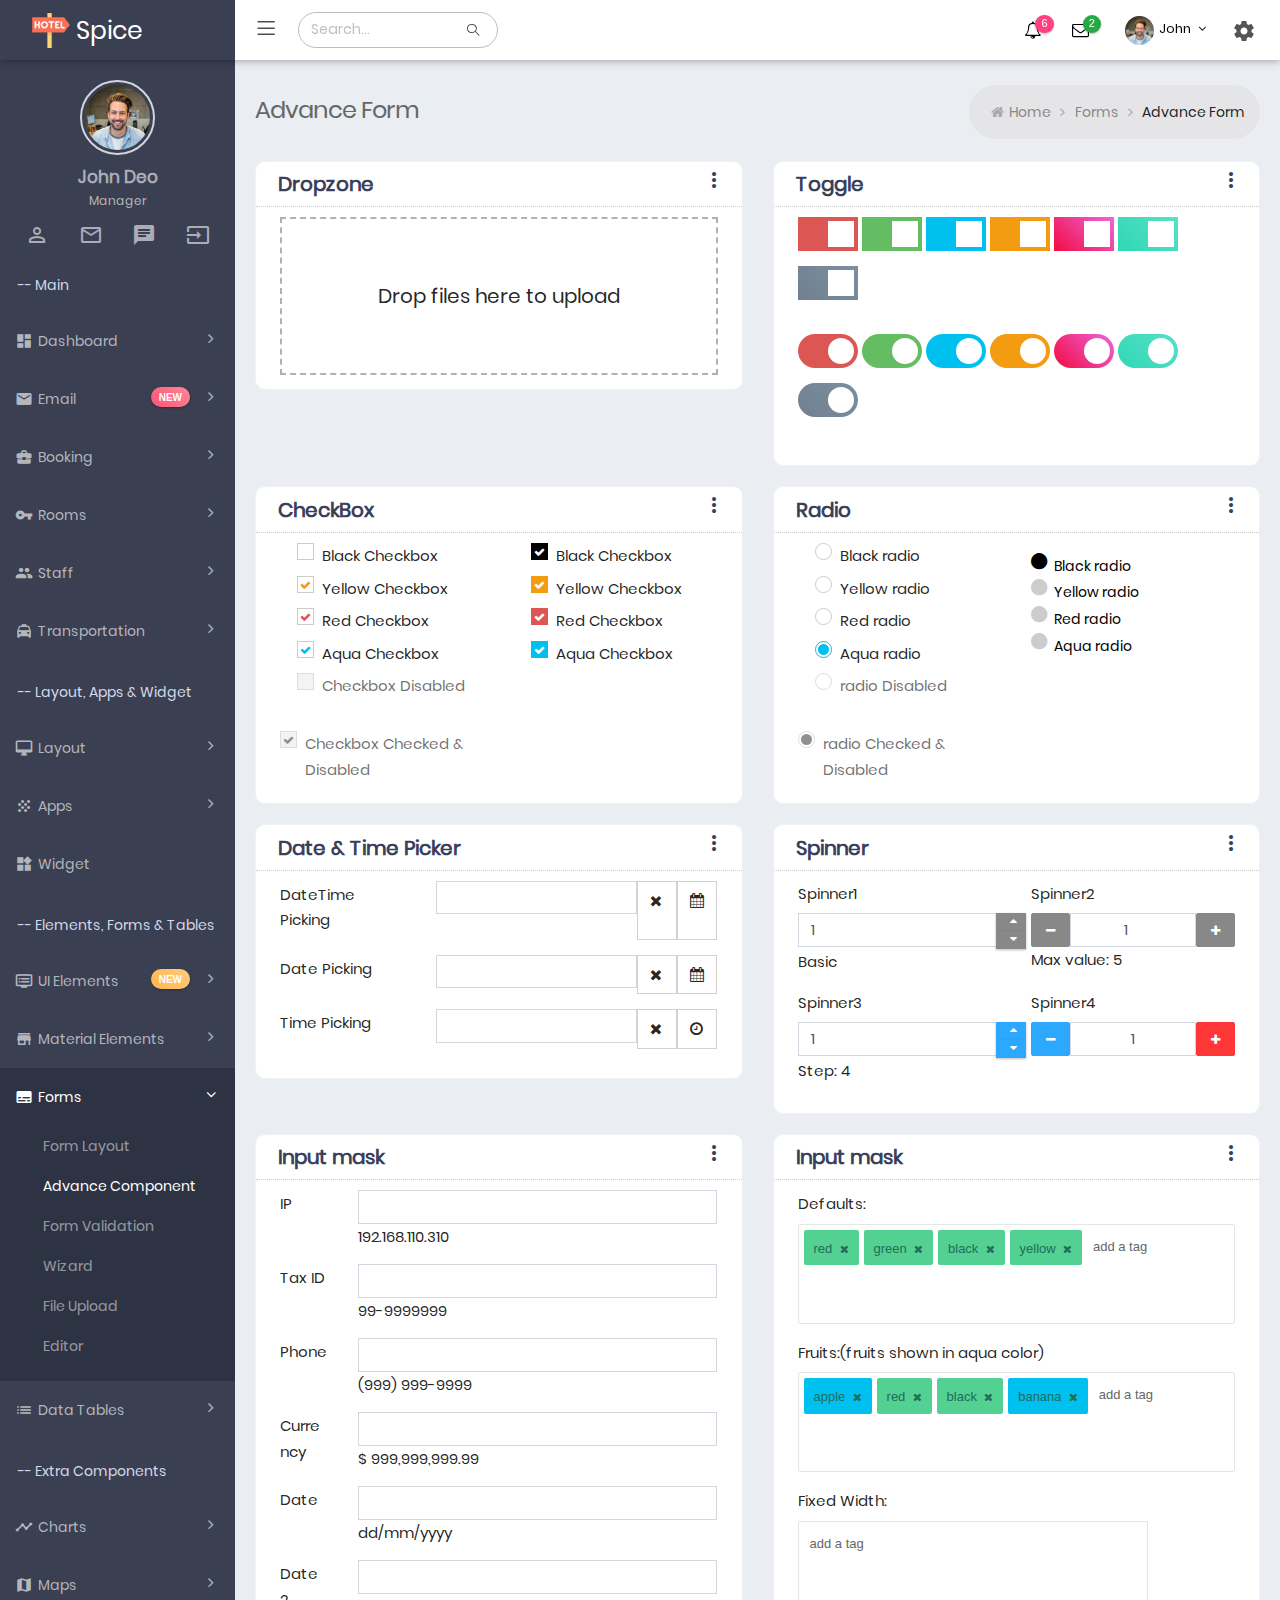
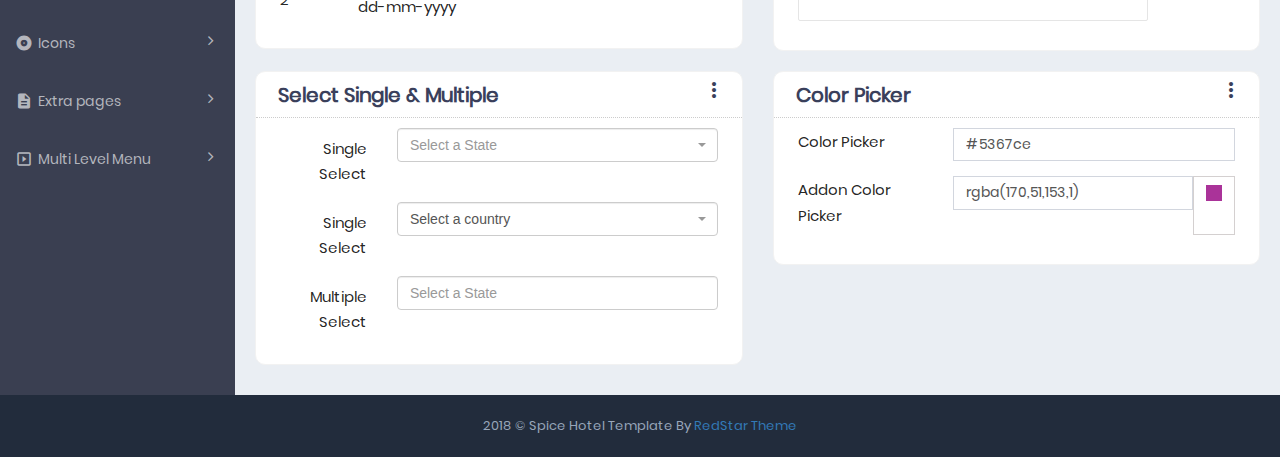
<file: hotel/source/advance_form.html>
<!DOCTYPE html>
<html lang="en">
<!-- BEGIN HEAD -->


<!-- Mirrored from radixtouch.in/templates/admin/hotel/source/advance_form.html by HTTrack Website Copier/3.x [XR&CO'2014], Mon, 13 Jan 2020 12:41:17 GMT -->
<head>
    <meta charset="utf-8" />
    <meta http-equiv="X-UA-Compatible" content="IE=edge">
    <meta content="width=device-width, initial-scale=1" name="viewport" />
    <meta name="description" content="Responsive Admin Template" />
    <meta name="author" content="SmartUniversity" />
    <title>Spice Hotel | Bootstrap 4 Admin Dashboard Template + UI Kit</title>
    <!-- icons -->
    <link href="assets/plugins/simple-line-icons/simple-line-icons.min.css" rel="stylesheet" type="text/css" />
    <link href="assets/plugins/font-awesome/css/font-awesome.min.css" rel="stylesheet" type="text/css" />
    <!--bootstrap -->
    <link href="assets/plugins/bootstrap/css/bootstrap.min.css" rel="stylesheet" type="text/css" media="screen" />
    <link href="assets/plugins/bootstrap-datetimepicker/css/bootstrap-datetimepicker.min.css" rel="stylesheet"
        media="screen">
    <link href="assets/plugins/bootstrap-colorpicker/css/bootstrap-colorpicker.css" rel="stylesheet" media="screen">
    <!-- Material Design Lite CSS -->
    <link rel="stylesheet" href="assets/plugins/material/material.min.css">
    <link rel="stylesheet" href="assets/css/material_style.css">
    <!-- animation -->
    <link href="assets/css/pages/animate_page.css" rel="stylesheet">
    <!-- Template Styles -->
    <link href="assets/css/style.css" rel="stylesheet" type="text/css" />
    <link href="assets/css/plugins.min.css" rel="stylesheet" type="text/css" />
    <link href="assets/css/pages/formlayout.css" rel="stylesheet" type="text/css" />
    <link href="assets/css/responsive.css" rel="stylesheet" type="text/css" />
    <link href="assets/css/theme-color.css" rel="stylesheet" type="text/css" />
    <!-- dropzone -->
    <link href="assets/plugins/dropzone/dropzone.css" rel="stylesheet" media="screen">
    <!--tagsinput-->
    <link href="assets/plugins/jquery-tags-input/jquery-tags-input.css" rel="stylesheet">
    <!--select2-->
    <link href="assets/plugins/select2/css/select2.css" rel="stylesheet" type="text/css" />
    <link href="assets/plugins/select2/css/select2-bootstrap.min.css" rel="stylesheet" type="text/css" />
    <!-- favicon -->
    <link rel="shortcut icon" href="assets/img/favicon.ico" />
</head>
<!-- END HEAD -->

<body
    class="page-header-fixed sidemenu-closed-hidelogo page-content-white page-md header-white dark-sidebar-color logo-dark">
    <div class="page-wrapper">
        <!-- start header -->
        <div class="page-header navbar navbar-fixed-top">
            <div class="page-header-inner ">
                <!-- logo start -->
                <div class="page-logo">
                    <a href="index.html">
                        <img alt="" src="assets/img/logo.png">
                        <span class="logo-default">Spice</span> </a>
                </div>
                <!-- logo end -->
                <ul class="nav navbar-nav navbar-left in">
                    <li><a href="#" class="menu-toggler sidebar-toggler"><i class="icon-menu"></i></a></li>
                </ul>
                <form class="search-form-opened" action="#" method="GET">
                    <div class="input-group">
                        <input type="text" class="form-control" placeholder="Search..." name="query">
                        <span class="input-group-btn search-btn">
                            <a href="javascript:;" class="btn submit">
                                <i class="icon-magnifier"></i>
                            </a>
                        </span>
                    </div>
                </form>
                <!-- start mobile menu -->
                <a href="javascript:;" class="menu-toggler responsive-toggler" data-toggle="collapse"
                    data-target=".navbar-collapse">
                    <span></span>
                </a>
                <!-- end mobile menu -->
                <!-- start header menu -->
                <div class="top-menu">
                    <ul class="nav navbar-nav pull-right">
                        <!-- start notification dropdown -->
                        <li class="dropdown dropdown-extended dropdown-notification" id="header_notification_bar">
                            <a href="javascript:;" class="dropdown-toggle" data-toggle="dropdown" data-hover="dropdown"
                                data-close-others="true">
                                <i class="fa fa-bell-o"></i>
                                <span class="badge headerBadgeColor1"> 6 </span>
                            </a>
                            <ul class="dropdown-menu animated swing">
                                <li class="external">
                                    <h3><span class="bold">Notifications</span></h3>
                                    <span class="notification-label purple-bgcolor">New 6</span>
                                </li>
                                <li>
                                    <ul class="dropdown-menu-list small-slimscroll-style" data-handle-color="#637283">
                                        <li>
                                            <a href="javascript:;">
                                                <span class="time">just now</span>
                                                <span class="details">
                                                    <span class="notification-icon circle deepPink-bgcolor"><i
                                                            class="fa fa-check"></i></span> Congratulations!. </span>
                                            </a>
                                        </li>
                                        <li>
                                            <a href="javascript:;">
                                                <span class="time">3 mins</span>
                                                <span class="details">
                                                    <span class="notification-icon circle purple-bgcolor"><i
                                                            class="fa fa-user o"></i></span>
                                                    <b>John Micle </b>is now following you. </span>
                                            </a>
                                        </li>
                                        <li>
                                            <a href="javascript:;">
                                                <span class="time">7 mins</span>
                                                <span class="details">
                                                    <span class="notification-icon circle blue-bgcolor"><i
                                                            class="fa fa-comments-o"></i></span>
                                                    <b>Sneha Jogi </b>sent you a message. </span>
                                            </a>
                                        </li>
                                        <li>
                                            <a href="javascript:;">
                                                <span class="time">12 mins</span>
                                                <span class="details">
                                                    <span class="notification-icon circle pink"><i
                                                            class="fa fa-heart"></i></span>
                                                    <b>Ravi Patel </b>like your photo. </span>
                                            </a>
                                        </li>
                                        <li>
                                            <a href="javascript:;">
                                                <span class="time">15 mins</span>
                                                <span class="details">
                                                    <span class="notification-icon circle yellow"><i
                                                            class="fa fa-warning"></i></span> Warning! </span>
                                            </a>
                                        </li>
                                        <li>
                                            <a href="javascript:;">
                                                <span class="time">10 hrs</span>
                                                <span class="details">
                                                    <span class="notification-icon circle red"><i
                                                            class="fa fa-times"></i></span> Application error. </span>
                                            </a>
                                        </li>
                                    </ul>
                                    <div class="dropdown-menu-footer">
                                        <a href="javascript:void(0)"> All notifications </a>
                                    </div>
                                </li>
                            </ul>
                        </li>
                        <!-- end notification dropdown -->
                        <!-- start message dropdown -->
                        <li class="dropdown dropdown-extended dropdown-inbox" id="header_inbox_bar">
                            <a href="javascript:;" class="dropdown-toggle" data-toggle="dropdown" data-hover="dropdown"
                                data-close-others="true">
                                <i class="fa fa-envelope-o"></i>
                                <span class="badge headerBadgeColor2"> 2 </span>
                            </a>
                            <ul class="dropdown-menu animated slideInDown">
                                <li class="external">
                                    <h3><span class="bold">Messages</span></h3>
                                    <span class="notification-label cyan-bgcolor">New 2</span>
                                </li>
                                <li>
                                    <ul class="dropdown-menu-list small-slimscroll-style" data-handle-color="#637283">
                                        <li>
                                            <a href="#">
                                                <span class="photo">
                                                    <img src="assets/img/user/user2.jpg" class="img-circle" alt="">
                                                </span>
                                                <span class="subject">
                                                    <span class="from"> Sarah Smith </span>
                                                    <span class="time">Just Now </span>
                                                </span>
                                                <span class="message"> Jatin I found you on LinkedIn... </span>
                                            </a>
                                        </li>
                                        <li>
                                            <a href="#">
                                                <span class="photo">
                                                    <img src="assets/img/user/user3.jpg" class="img-circle" alt="">
                                                </span>
                                                <span class="subject">
                                                    <span class="from"> John Deo </span>
                                                    <span class="time">16 mins </span>
                                                </span>
                                                <span class="message"> Fwd: Important Notice Regarding Your Domain
                                                    Name... </span>
                                            </a>
                                        </li>
                                        <li>
                                            <a href="#">
                                                <span class="photo">
                                                    <img src="assets/img/user/user1.jpg" class="img-circle" alt="">
                                                </span>
                                                <span class="subject">
                                                    <span class="from"> Rajesh </span>
                                                    <span class="time">2 hrs </span>
                                                </span>
                                                <span class="message"> pls take a print of attachments. </span>
                                            </a>
                                        </li>
                                        <li>
                                            <a href="#">
                                                <span class="photo">
                                                    <img src="assets/img/user/user8.jpg" class="img-circle" alt="">
                                                </span>
                                                <span class="subject">
                                                    <span class="from"> Lina Smith </span>
                                                    <span class="time">40 mins </span>
                                                </span>
                                                <span class="message"> Apply for Ortho Surgeon </span>
                                            </a>
                                        </li>
                                        <li>
                                            <a href="#">
                                                <span class="photo">
                                                    <img src="assets/img/user/user5.jpg" class="img-circle" alt="">
                                                </span>
                                                <span class="subject">
                                                    <span class="from"> Jacob Ryan </span>
                                                    <span class="time">46 mins </span>
                                                </span>
                                                <span class="message"> Request for leave application. </span>
                                            </a>
                                        </li>
                                    </ul>
                                    <div class="dropdown-menu-footer">
                                        <a href="#"> All Messages </a>
                                    </div>
                                </li>
                            </ul>
                        </li>
                        <!-- end message dropdown -->
                        <!-- start manage user dropdown -->
                        <li class="dropdown dropdown-user">
                            <a href="javascript:;" class="dropdown-toggle" data-toggle="dropdown" data-hover="dropdown"
                                data-close-others="true">
                                <img alt="" class="img-circle " src="assets/img/dp.jpg" />
                                <span class="username username-hide-on-mobile"> John </span>
                                <i class="fa fa-angle-down"></i>
                            </a>
                            <ul class="dropdown-menu dropdown-menu-default animated jello">
                                <li>
                                    <a href="user_profile.html">
                                        <i class="icon-user"></i> Profile </a>
                                </li>
                                <li>
                                    <a href="#">
                                        <i class="icon-settings"></i> Settings
                                    </a>
                                </li>
                                <li>
                                    <a href="#">
                                        <i class="icon-directions"></i> Help
                                    </a>
                                </li>
                                <li class="divider"> </li>
                                <li>
                                    <a href="lock_screen.html">
                                        <i class="icon-lock"></i> Lock
                                    </a>
                                </li>
                                <li>
                                    <a href="login.html">
                                        <i class="icon-logout"></i> Log Out </a>
                                </li>
                            </ul>
                        </li>
                        <!-- end manage user dropdown -->
                        <li class="dropdown dropdown-quick-sidebar-toggler">
                            <a id="headerSettingButton" class="mdl-button mdl-js-button mdl-button--icon pull-right"
                                data-upgraded=",MaterialButton">
                                <i class="material-icons">settings</i>
                            </a>
                        </li>
                    </ul>
                </div>
            </div>
        </div>
        <!-- end header -->
        <!-- start page container -->
        <div class="page-container">
            <!-- start sidebar menu -->
            <div class="sidebar-container">
                <div class="sidemenu-container navbar-collapse collapse fixed-menu">
                    <div id="remove-scroll">
                        <ul class="sidemenu page-header-fixed p-t-20" data-keep-expanded="false" data-auto-scroll="true"
                            data-slide-speed="200">
                            <li class="sidebar-toggler-wrapper hide">
                                <div class="sidebar-toggler">
                                    <span></span>
                                </div>
                            </li>
                            <li class="sidebar-user-panel">
                                <div class="user-panel">
                                    <div class="row">
                                        <div class="sidebar-userpic">
                                            <img src="assets/img/dp.jpg" class="img-responsive" alt=""> </div>
                                    </div>
                                    <div class="profile-usertitle">
                                        <div class="sidebar-userpic-name"> John Deo </div>
                                        <div class="profile-usertitle-job"> Manager </div>
                                    </div>
                                    <div class="sidebar-userpic-btn">
                                        <a class="tooltips" href="user_profile.html" data-placement="top"
                                            data-original-title="Profile">
                                            <i class="material-icons">person_outline</i>
                                        </a>
                                        <a class="tooltips" href="email_inbox.html" data-placement="top"
                                            data-original-title="Mail">
                                            <i class="material-icons">mail_outline</i>
                                        </a>
                                        <a class="tooltips" href="chat.html" data-placement="top"
                                            data-original-title="Chat">
                                            <i class="material-icons">chat</i>
                                        </a>
                                        <a class="tooltips" href="login.html" data-placement="top"
                                            data-original-title="Logout">
                                            <i class="material-icons">input</i>
                                        </a>
                                    </div>
                                </div>
                            </li>
                            <li class="menu-heading">
                                <span>-- Main</span>
                            </li>
                            <li class="nav-item start">
                                <a href="#" class="nav-link nav-toggle">
                                    <i class="material-icons">dashboard</i>
                                    <span class="title">Dashboard</span>
                                    <span class="arrow"></span>
                                </a>
                                <ul class="sub-menu">
                                    <li class="nav-item">
                                        <a href="index.html" class="nav-link ">
                                            <span class="title">Dashboard 1</span>
                                        </a>
                                    </li>
                                    <li class="nav-item ">
                                        <a href="dashboard2.html" class="nav-link ">
                                            <span class="title">Dashboard 2</span>
                                        </a>
                                    </li>
                                </ul>
                            </li>
                            <li class="nav-item">
                                <a href="#" class="nav-link nav-toggle">
                                    <i class="material-icons">email</i>
                                    <span class="title">Email</span>
                                    <span class="arrow"></span>
                                    <span class="label label-rouded label-menu label-danger">new</span>
                                </a>
                                <ul class="sub-menu">
                                    <li class="nav-item">
                                        <a href="email_inbox.html" class="nav-link ">
                                            <span class="title">Inbox</span>
                                        </a>
                                    </li>
                                    <li class="nav-item">
                                        <a href="email_view.html" class="nav-link ">
                                            <span class="title">View Mail</span>
                                        </a>
                                    </li>
                                    <li class="nav-item">
                                        <a href="email_compose.html" class="nav-link ">
                                            <span class="title">Compose Mail</span>
                                        </a>
                                    </li>
                                </ul>
                            </li>
                            <li class="nav-item">
                                <a href="#" class="nav-link nav-toggle">
                                    <i class="material-icons">business_center</i>
                                    <span class="title">Booking</span>
                                    <span class="arrow"></span>
                                </a>
                                <ul class="sub-menu">
                                    <li class="nav-item">
                                        <a href="new_booking.html" class="nav-link ">
                                            <span class="title">New Booking</span>
                                        </a>
                                    </li>
                                    <li class="nav-item">
                                        <a href="view_booking.html" class="nav-link ">
                                            <span class="title">View Booking</span>
                                        </a>
                                    </li>
                                    <li class="nav-item">
                                        <a href="edit_booking.html" class="nav-link ">
                                            <span class="title">Edit Booking</span>
                                        </a>
                                    </li>
                                </ul>
                            </li>
                            <li class="nav-item">
                                <a href="#" class="nav-link nav-toggle">
                                    <i class="material-icons">vpn_key</i>
                                    <span class="title">Rooms</span>
                                    <span class="arrow"></span>
                                </a>
                                <ul class="sub-menu">
                                    <li class="nav-item">
                                        <a href="add_room.html" class="nav-link ">
                                            <span class="title">Add Room Details</span>
                                        </a>
                                    </li>
                                    <li class="nav-item">
                                        <a href="all_rooms.html" class="nav-link ">
                                            <span class="title">View All Rooms</span>
                                        </a>
                                    </li>
                                    <li class="nav-item">
                                        <a href="edit_room.html" class="nav-link ">
                                            <span class="title">Edit Room Details</span>
                                        </a>
                                    </li>
                                </ul>
                            </li>
                            <li class="nav-item">
                                <a href="#" class="nav-link nav-toggle">
                                    <i class="material-icons">group</i>
                                    <span class="title">Staff</span>
                                    <span class="arrow"></span>
                                </a>
                                <ul class="sub-menu">
                                    <li class="nav-item">
                                        <a href="add_staff.html" class="nav-link ">
                                            <span class="title">Add Staff Details</span>
                                        </a>
                                    </li>
                                    <li class="nav-item">
                                        <a href="all_staffs.html" class="nav-link ">
                                            <span class="title">View All Staffs</span>
                                        </a>
                                    </li>
                                    <li class="nav-item">
                                        <a href="edit_staff.html" class="nav-link ">
                                            <span class="title">Edit Staff Details</span>
                                        </a>
                                    </li>
                                </ul>
                            </li>
                            <li class="nav-item">
                                <a href="#" class="nav-link nav-toggle">
                                    <i class="material-icons">local_taxi</i>
                                    <span class="title">Transportation</span>
                                    <span class="arrow"></span>
                                </a>
                                <ul class="sub-menu">
                                    <li class="nav-item">
                                        <a href="add_vehicle.html" class="nav-link ">
                                            <span class="title">Add Vehicle Details</span>
                                        </a>
                                    </li>
                                    <li class="nav-item">
                                        <a href="all_vehicles.html" class="nav-link ">
                                            <span class="title">View All Vehicle</span>
                                        </a>
                                    </li>
                                    <li class="nav-item">
                                        <a href="edit_vehicle.html" class="nav-link ">
                                            <span class="title">Edit Vehicle Details</span>
                                        </a>
                                    </li>
                                </ul>
                            </li>
                            <li class="menu-heading m-t-20">
                                <span>-- Layout, Apps &amp; Widget</span>
                            </li>
                            <li class="nav-item">
                                <a href="#" class="nav-link nav-toggle"> <i class="material-icons">desktop_mac</i>
                                    <span class="title">Layout</span> <span class="arrow"></span>
                                </a>
                                <ul class="sub-menu">
                                    <li class="nav-item">
                                        <a href="layout_boxed.html" class="nav-link "> <span class="title">Boxed</span>
                                        </a>
                                    </li>
                                    <li class="nav-item">
                                        <a href="layout_full_width.html" class="nav-link "> <span class="title">Full
                                                Width</span>
                                        </a>
                                    </li>
                                    <li class="nav-item">
                                        <a href="layout_collapse.html" class="nav-link "> <span class="title">Collapse
                                                Menu</span>
                                        </a>
                                    </li>
                                    <li class="nav-item">
                                        <a href="layout_right_sidebar.html" class="nav-link "> <span class="title">Right
                                                Sidebar</span>
                                        </a>
                                    </li>
                                    <li class="nav-item">
                                        <a href="layout_sidebar_hover_menu.html" class="nav-link "> <span
                                                class="title">Hover Sidebar Menu</span>
                                        </a>
                                    </li>
                                    <li class="nav-item">
                                        <a href="layout_mega_menu.html" class="nav-link "> <span class="title">Mega
                                                Menu</span>
                                        </a>
                                    </li>
                                </ul>
                            </li>
                            <li class="nav-item">
                                <a href="#" class="nav-link nav-toggle"> <i class="material-icons">grain</i>
                                    <span class="title">Apps</span> <span class="arrow"></span>
                                </a>
                                <ul class="sub-menu">
                                    <li class="nav-item">
                                        <a href="chat.html" class="nav-link "> <span class="title">Chat</span>
                                        </a>
                                    </li>
                                    <li class="nav-item">
                                        <a href="contact_list.html" class="nav-link "> <span class="title">Contact
                                                List</span>
                                        </a>
                                    </li>
                                    <li class="nav-item">
                                        <a href="contact_grid.html" class="nav-link "> <span class="title">Contact
                                                Grid</span>
                                        </a>
                                    </li>
                                    <li class="nav-item">
                                        <a href="gallery.html" class="nav-link "> <span class="title">Gallery</span>
                                        </a>
                                    </li>
                                    <li class="nav-item">
                                        <a href="support.html" class="nav-link "> <span class="title">Support</span>
                                        </a>
                                    </li>
                                    <li class="nav-item">
                                        <a href="calendar.html" class="nav-link "> <span class="title">Calendar</span>
                                        </a>
                                    </li>
                                </ul>
                            </li>
                            <li class="nav-item">
                                <a href="widget.html" class="nav-link nav-toggle"> <i class="material-icons">widgets</i>
                                    <span class="title">Widget</span>
                                </a>
                            </li>
                            <li class="menu-heading m-t-20">
                                <span>-- Elements, Forms &amp; Tables</span>
                            </li>
                            <li class="nav-item">
                                <a href="#" class="nav-link nav-toggle">
                                    <i class="material-icons">dvr</i>
                                    <span class="title">UI Elements</span>
                                    <span class="label label-rouded label-menu label-warning">new</span>
                                    <span class="arrow"></span>
                                </a>
                                <ul class="sub-menu">
                                    <li class="nav-item">
                                        <a href="buttons.html" class="nav-link ">
                                            <span class="title">Buttons</span>
                                        </a>
                                    </li>
                                    <li class="nav-item">
                                        <a href="alert.html" class="nav-link ">
                                            <span class="title">Alert</span>
                                        </a>
                                    </li>
                                    <li class="nav-item">
                                        <a href="tabs_accordions_navs.html" class="nav-link ">
                                            <span class="title">Tabs &amp; Accordions</span>
                                        </a>
                                    </li>
                                    <li class="nav-item">
                                        <a href="typography.html" class="nav-link ">
                                            <span class="title">Typography</span>
                                        </a>
                                    </li>
                                    <li class="nav-item">
                                        <a href="notification.html" class="nav-link ">
                                            <span class="title">Notifications</span>
                                        </a>
                                    </li>
                                    <li class="nav-item">
                                        <a href="sweet_alert.html" class="nav-link ">
                                            <span class="title">Sweet Alert</span>
                                        </a>
                                    </li>
                                    <li class="nav-item">
                                        <a href="panels.html" class="nav-link ">
                                            <span class="title">Panels</span>
                                        </a>
                                    </li>
                                    <li class="nav-item">
                                        <a href="grid.html" class="nav-link ">
                                            <span class="title">Grids</span>
                                        </a>
                                    </li>
                                    <li class="nav-item">
                                        <a href="tree.html" class="nav-link ">
                                            <span class="title">Tree View</span>
                                        </a>
                                    </li>
                                    <li class="nav-item">
                                        <a href="carousel.html" class="nav-link ">
                                            <span class="title">Carousel</span>
                                        </a>
                                    </li>
                                    <li class="nav-item">
                                        <a href="animation.html" class="nav-link ">
                                            <span class="title">Animations</span>
                                        </a>
                                    </li>
                                </ul>
                            </li>
                            <li class="nav-item">
                                <a href="#" class="nav-link nav-toggle">
                                    <i class="material-icons">store</i>
                                    <span class="title">Material Elements</span>
                                    <span class="arrow"></span>
                                </a>
                                <ul class="sub-menu">
                                    <li class="nav-item">
                                        <a href="material_button.html" class="nav-link ">
                                            <span class="title">Buttons</span>
                                        </a>
                                    </li>
                                    <li class="nav-item">
                                        <a href="material_tab.html" class="nav-link ">
                                            <span class="title">Tabs</span>
                                        </a>
                                    </li>
                                    <li class="nav-item">
                                        <a href="material_chips.html" class="nav-link ">
                                            <span class="title">Chips</span>
                                        </a>
                                    </li>
                                    <li class="nav-item">
                                        <a href="material_grid.html" class="nav-link ">
                                            <span class="title">Grid</span>
                                        </a>
                                    </li>
                                    <li class="nav-item">
                                        <a href="material_form.html" class="nav-link ">
                                            <span class="title">Form</span>
                                        </a>
                                    </li>
                                    <li class="nav-item">
                                        <a href="material_datepicker.html" class="nav-link ">
                                            <span class="title">DatePicker</span>
                                        </a>
                                    </li>
                                    <li class="nav-item">
                                        <a href="material_select.html" class="nav-link ">
                                            <span class="title">Select Item</span>
                                        </a>
                                    </li>
                                    <li class="nav-item">
                                        <a href="material_loading.html" class="nav-link ">
                                            <span class="title">Loading</span>
                                        </a>
                                    </li>
                                    <li class="nav-item">
                                        <a href="material_menu.html" class="nav-link ">
                                            <span class="title">Menu</span>
                                        </a>
                                    </li>
                                    <li class="nav-item">
                                        <a href="material_slider.html" class="nav-link ">
                                            <span class="title">Slider</span>
                                        </a>
                                    </li>
                                    <li class="nav-item">
                                        <a href="material_tables.html" class="nav-link ">
                                            <span class="title">Tables</span>
                                        </a>
                                    </li>
                                    <li class="nav-item">
                                        <a href="material_toggle.html" class="nav-link ">
                                            <span class="title">Toggle</span>
                                        </a>
                                    </li>
                                    <li class="nav-item">
                                        <a href="material_badges.html" class="nav-link ">
                                            <span class="title">Badges</span>
                                        </a>
                                    </li>
                                </ul>
                            </li>
                            <li class="nav-item active">
                                <a href="javascript:;" class="nav-link nav-toggle">
                                    <i class="material-icons">subtitles</i>
                                    <span class="title">Forms </span>
                                    <span class="selected"></span>
                                    <span class="arrow open"></span>
                                </a>
                                <ul class="sub-menu">
                                    <li class="nav-item">
                                        <a href="layouts_form.html" class="nav-link ">
                                            <span class="title">Form Layout</span>
                                        </a>
                                    </li>
                                    <li class="nav-item active">
                                        <a href="advance_form.html" class="nav-link ">
                                            <span class="title">Advance Component</span>
                                            <span class="selected"></span>
                                        </a>
                                    </li>
                                    <li class="nav-item">
                                        <a href="validation_form.html" class="nav-link ">
                                            <span class="title">Form Validation</span>
                                        </a>
                                    </li>
                                    <li class="nav-item">
                                        <a href="steps.html" class="nav-link ">
                                            <span class="title">Wizard</span>
                                        </a>
                                    </li>
                                    <li class="nav-item">
                                        <a href="file_upload.html" class="nav-link ">
                                            <span class="title">File Upload</span>
                                        </a>
                                    </li>
                                    <li class="nav-item">
                                        <a href="editable_form.html" class="nav-link ">
                                            <span class="title">Editor</span>
                                        </a>
                                    </li>
                                </ul>
                            </li>
                            <li class="nav-item">
                                <a href="javascript:;" class="nav-link nav-toggle">
                                    <i class="material-icons">list</i>
                                    <span class="title">Data Tables</span>
                                    <span class="arrow"></span>
                                </a>
                                <ul class="sub-menu">
                                    <li class="nav-item">
                                        <a href="basic_table.html" class="nav-link ">
                                            <span class="title">Basic Tables</span>
                                        </a>
                                    </li>
                                    <li class="nav-item">
                                        <a href="advanced_table.html" class="nav-link ">
                                            <span class="title">Advance Tables</span>
                                        </a>
                                    </li>
                                    <li class="nav-item">
                                        <a href="editable_table.html" class="nav-link ">
                                            <span class="title">Editable Tables</span>
                                        </a>
                                    </li>
                                    <li class="nav-item">
                                        <a href="group_table.html" class="nav-link ">
                                            <span class="title">Grouping</span>
                                        </a>
                                    </li>
                                    <li class="nav-item">
                                        <a href="table_data.html" class="nav-link ">
                                            <span class="title">Tables With Sourced Data</span>
                                        </a>
                                    </li>
                                </ul>
                            </li>
                            <li class="menu-heading m-t-20">
                                <span>-- Extra Components</span>
                            </li>
                            <li class="nav-item">
                                <a href="javascript:;" class="nav-link nav-toggle">
                                    <i class="material-icons">timeline</i>
                                    <span class="title">Charts</span>
                                    <span class="arrow"></span>
                                </a>
                                <ul class="sub-menu">
                                    <li class="nav-item">
                                        <a href="charts_echarts.html" class="nav-link ">
                                            <span class="title">eCharts</span>
                                        </a>
                                    </li>
                                    <li class="nav-item">
                                        <a href="charts_morris.html" class="nav-link ">
                                            <span class="title">Morris Charts</span>
                                        </a>
                                    </li>
                                    <li class="nav-item">
                                        <a href="charts_chartjs.html" class="nav-link ">
                                            <span class="title">Chartjs</span>
                                        </a>
                                    </li>
                                </ul>
                            </li>
                            <li class="nav-item">
                                <a href="javascript:;" class="nav-link nav-toggle">
                                    <i class="material-icons">map</i>
                                    <span class="title">Maps</span>
                                    <span class="arrow"></span>
                                </a>
                                <ul class="sub-menu">
                                    <li class="nav-item">
                                        <a href="google_maps.html" class="nav-link ">
                                            <span class="title">Google Maps</span>
                                        </a>
                                    </li>
                                    <li class="nav-item">
                                        <a href="vector_maps.html" class="nav-link ">
                                            <span class="title">Vector Maps</span>
                                        </a>
                                    </li>
                                </ul>
                            </li>
                            <li class="nav-item">
                                <a href="#" class="nav-link nav-toggle"> <i class="material-icons">album</i>
                                    <span class="title">Icons</span> <span class="arrow"></span>
                                </a>
                                <ul class="sub-menu">
                                    <li class="nav-item">
                                        <a href="fontawesome_icons.html" class="nav-link "> <span class="title">Font
                                                Awesome</span>
                                        </a>
                                    </li>
                                    <li class="nav-item">
                                        <a href="simpleline_icons.html" class="nav-link "> <span class="title">Simple
                                                Line Icon</span>
                                        </a>
                                    </li>
                                    <li class="nav-item">
                                        <a href="material_icons.html" class="nav-link "> <span class="title">Material
                                                Icon</span>
                                        </a>
                                    </li>
                                </ul>
                            </li>
                            <li class="nav-item">
                                <a href="javascript:;" class="nav-link nav-toggle"> <i
                                        class="material-icons">description</i>
                                    <span class="title">Extra pages</span>
                                    <span class="arrow"></span>
                                </a>
                                <ul class="sub-menu">
                                    <li class="nav-item">
                                        <a href="timeline.html" class="nav-link "> <span class="title">Timeline</span>
                                        </a>
                                    </li>
                                    <li class="nav-item">
                                        <a href="login.html" class="nav-link "> <span class="title">Login</span>
                                        </a>
                                    </li>
                                    <li class="nav-item">
                                        <a href="sign_up.html" class="nav-link "> <span
                                                class="title">Registration</span>
                                        </a>
                                    </li>
                                    <li class="nav-item">
                                        <a href="user_profile.html" class="nav-link "><span class="title">Profile</span>
                                        </a>
                                    </li>
                                    <li class="nav-item">
                                        <a href="pricing.html" class="nav-link "><span class="title">Pricing</span>
                                        </a>
                                    </li>
                                    <li class="nav-item">
                                        <a href="contactus.html" class="nav-link "> <span class="title">Contact
                                                Us</span>
                                        </a>
                                    </li>
                                    <li class="nav-item">
                                        <a href="invoice.html" class="nav-link "><span class="title">Invoice</span>
                                        </a>
                                    </li>
                                    <li class="nav-item">
                                        <a href="faq.html" class="nav-link "><span class="title">Faq</span>
                                        </a>
                                    </li>
                                    <li class="nav-item">
                                        <a href="lock_screen.html" class="nav-link "> <span class="title">Lock
                                                Screen</span>
                                        </a>
                                    </li>
                                    <li class="nav-item">
                                        <a href="page-404.html" class="nav-link "> <span class="title">404 Page</span>
                                        </a>
                                    </li>
                                    <li class="nav-item">
                                        <a href="page-500.html" class="nav-link "> <span class="title">500 Page</span>
                                        </a>
                                    </li>
                                    <li class="nav-item">
                                        <a href="blank_page.html" class="nav-link "> <span class="title">Blank
                                                Page</span>
                                        </a>
                                    </li>
                                </ul>
                            </li>
                            <li class="nav-item">
                                <a href="javascript:;" class="nav-link nav-toggle">
                                    <i class="material-icons">slideshow</i>
                                    <span class="title">Multi Level Menu</span>
                                    <span class="arrow "></span>
                                </a>
                                <ul class="sub-menu">
                                    <li class="nav-item">
                                        <a href="javascript:;" class="nav-link nav-toggle">
                                            <i class="fa fa-university"></i> Item 1
                                            <span class="arrow"></span>
                                        </a>
                                        <ul class="sub-menu">
                                            <li class="nav-item">
                                                <a href="javascript:;" class="nav-link nav-toggle">
                                                    <i class="fa fa-bell-o"></i> Arrow Toggle
                                                    <span class="arrow "></span>
                                                </a>
                                                <ul class="sub-menu">
                                                    <li class="nav-item">
                                                        <a href="javascript:;" class="nav-link">
                                                            <i class="fa fa-calculator"></i> Sample Link 1</a>
                                                    </li>
                                                    <li class="nav-item">
                                                        <a href="#" class="nav-link">
                                                            <i class="fa fa-clone"></i> Sample Link 2</a>
                                                    </li>
                                                    <li class="nav-item">
                                                        <a href="#" class="nav-link">
                                                            <i class="fa fa-cogs"></i> Sample Link 3</a>
                                                    </li>
                                                </ul>
                                            </li>
                                            <li class="nav-item">
                                                <a href="#" class="nav-link">
                                                    <i class="fa fa-file-pdf-o"></i> Sample Link 1</a>
                                            </li>
                                            <li class="nav-item">
                                                <a href="#" class="nav-link">
                                                    <i class="fa fa-rss"></i> Sample Link 2</a>
                                            </li>
                                            <li class="nav-item">
                                                <a href="#" class="nav-link">
                                                    <i class="fa fa-hdd-o"></i> Sample Link 3</a>
                                            </li>
                                        </ul>
                                    </li>
                                    <li class="nav-item">
                                        <a href="javascript:;" class="nav-link nav-toggle">
                                            <i class="fa fa-gavel"></i> Arrow Toggle
                                            <span class="arrow"></span>
                                        </a>
                                        <ul class="sub-menu">
                                            <li class="nav-item">
                                                <a href="#" class="nav-link">
                                                    <i class="fa fa-paper-plane"></i> Sample Link 1</a>
                                            </li>
                                            <li class="nav-item">
                                                <a href="#" class="nav-link">
                                                    <i class="fa fa-power-off"></i> Sample Link 1</a>
                                            </li>
                                            <li class="nav-item">
                                                <a href="#" class="nav-link">
                                                    <i class="fa fa-recycle"></i> Sample Link 1
                                                </a>
                                            </li>
                                        </ul>
                                    </li>
                                    <li class="nav-item">
                                        <a href="#" class="nav-link">
                                            <i class="fa fa-volume-up"></i> Item 3 </a>
                                    </li>
                                </ul>
                            </li>
                        </ul>
                    </div>
                </div>
            </div>
            <!-- end sidebar menu -->
            <!-- start page content -->
            <div class="page-content-wrapper">
                <div class="page-content">
                    <div class="page-bar">
                        <div class="page-title-breadcrumb">
                            <div class=" pull-left">
                                <div class="page-title">Advance Form</div>
                            </div>
                            <ol class="breadcrumb page-breadcrumb pull-right">
                                <li><i class="fa fa-home"></i>&nbsp;<a class="parent-item"
                                        href="index.html">Home</a>&nbsp;<i class="fa fa-angle-right"></i>
                                </li>
                                <li><a class="parent-item" href="#">Forms</a>&nbsp;<i class="fa fa-angle-right"></i>
                                </li>
                                <li class="active">Advance Form</li>
                            </ol>
                        </div>
                    </div>
                    <div class="row">
                        <div class="col-md-6 col-sm-6">
                            <div class="card card-box">
                                <div class="card-head">
                                    <header>Dropzone</header>
                                    <button id="panel-button"
                                        class="mdl-button mdl-js-button mdl-button--icon pull-right"
                                        data-upgraded=",MaterialButton">
                                        <i class="material-icons">more_vert</i>
                                    </button>
                                    <ul class="mdl-menu mdl-menu--bottom-right mdl-js-menu mdl-js-ripple-effect"
                                        data-mdl-for="panel-button">
                                        <li class="mdl-menu__item"><i class="material-icons">assistant_photo</i>Action
                                        </li>
                                        <li class="mdl-menu__item"><i class="material-icons">print</i>Another action
                                        </li>
                                        <li class="mdl-menu__item"><i class="material-icons">favorite</i>Something else
                                            here</li>
                                    </ul>
                                </div>
                                <div class="card-body" id="bar-parent">
                                    <form id="my-awesome-dropzone" action="http://radixtouch.in/target" class="dropzone form-horizontal">
                                    </form>
                                </div>
                            </div>
                        </div>
                        <div class="col-md-6 col-sm-6">
                            <div class="card card-box">
                                <div class="card-head">
                                    <header>Toggle</header>
                                    <button id="panel-button1"
                                        class="mdl-button mdl-js-button mdl-button--icon pull-right"
                                        data-upgraded=",MaterialButton">
                                        <i class="material-icons">more_vert</i>
                                    </button>
                                    <ul class="mdl-menu mdl-menu--bottom-right mdl-js-menu mdl-js-ripple-effect"
                                        data-mdl-for="panel-button1">
                                        <li class="mdl-menu__item"><i class="material-icons">assistant_photo</i>Action
                                        </li>
                                        <li class="mdl-menu__item"><i class="material-icons">print</i>Another action
                                        </li>
                                        <li class="mdl-menu__item"><i class="material-icons">favorite</i>Something else
                                            here</li>
                                    </ul>
                                </div>
                                <div class="card-body " id="bar-parent1">
                                    <form>
                                        <div class="p-b-20">
                                            <label class="switchToggle">
                                                <input type="checkbox" checked>
                                                <span class="slider red"></span>
                                            </label>
                                            <label class="switchToggle">
                                                <input type="checkbox" checked>
                                                <span class="slider green"></span>
                                            </label>
                                            <label class="switchToggle">
                                                <input type="checkbox" checked>
                                                <span class="slider aqua"></span>
                                            </label>
                                            <label class="switchToggle">
                                                <input type="checkbox" checked>
                                                <span class="slider yellow"></span>
                                            </label>
                                            <label class="switchToggle">
                                                <input type="checkbox" checked>
                                                <span class="slider bg-b-danger"></span>
                                            </label>
                                            <label class="switchToggle">
                                                <input type="checkbox" checked>
                                                <span class="slider bg-b-green"></span>
                                            </label>
                                            <label class="switchToggle">
                                                <input type="checkbox" checked>
                                                <span class="slider bg-b-black"></span>
                                            </label>
                                        </div>
                                        <div class="p-b-20">
                                            <label class="switchToggle">
                                                <input type="checkbox" checked>
                                                <span class="slider red round"></span>
                                            </label>
                                            <label class="switchToggle">
                                                <input type="checkbox" checked>
                                                <span class="slider green round"></span>
                                            </label>
                                            <label class="switchToggle">
                                                <input type="checkbox" checked>
                                                <span class="slider aqua round"></span>
                                            </label>
                                            <label class="switchToggle">
                                                <input type="checkbox" checked>
                                                <span class="slider yellow round"></span>
                                            </label>
                                            <label class="switchToggle">
                                                <input type="checkbox" checked>
                                                <span class="slider bg-b-danger round"></span>
                                            </label>
                                            <label class="switchToggle">
                                                <input type="checkbox" checked>
                                                <span class="slider bg-b-green round"></span>
                                            </label>
                                            <label class="switchToggle">
                                                <input type="checkbox" checked>
                                                <span class="slider bg-b-black round"></span>
                                            </label>
                                        </div>
                                    </form>
                                </div>
                            </div>
                        </div>
                    </div>
                    <div class="row">
                        <div class="col-md-6 col-sm-6">
                            <div class="card card-box">
                                <div class="card-head">
                                    <header>CheckBox</header>
                                    <button id="panel-button2"
                                        class="mdl-button mdl-js-button mdl-button--icon pull-right"
                                        data-upgraded=",MaterialButton">
                                        <i class="material-icons">more_vert</i>
                                    </button>
                                    <ul class="mdl-menu mdl-menu--bottom-right mdl-js-menu mdl-js-ripple-effect"
                                        data-mdl-for="panel-button2">
                                        <li class="mdl-menu__item"><i class="material-icons">assistant_photo</i>Action
                                        </li>
                                        <li class="mdl-menu__item"><i class="material-icons">print</i>Another action
                                        </li>
                                        <li class="mdl-menu__item"><i class="material-icons">favorite</i>Something else
                                            here</li>
                                    </ul>
                                </div>
                                <div class="card-body " id="bar-parent2">
                                    <form>
                                        <div class="row">
                                            <div class="col-md-6 col-sm-6">
                                                <div class="checkbox checkbox-icon-black">
                                                    <input id="checkbox1" type="checkbox">
                                                    <label for="checkbox1">
                                                        Black Checkbox
                                                    </label>
                                                </div>
                                                <div class="checkbox checkbox-icon-yellow">
                                                    <input id="checkbox2" type="checkbox" checked="checked">
                                                    <label for="checkbox2">
                                                        Yellow Checkbox
                                                    </label>
                                                </div>
                                                <div class="checkbox checkbox-icon-red">
                                                    <input id="checkbox3" type="checkbox" checked="checked">
                                                    <label for="checkbox3">
                                                        Red Checkbox
                                                    </label>
                                                </div>
                                                <div class="checkbox checkbox-icon-aqua">
                                                    <input id="checkbox4" type="checkbox" checked="checked">
                                                    <label for="checkbox4">
                                                        Aqua Checkbox
                                                    </label>
                                                </div>
                                                <div class="checkbox">
                                                    <input id="checkboxD1" type="checkbox" disabled="disabled">
                                                    <label for="checkboxD1">
                                                        Checkbox Disabled
                                                    </label>
                                                </div>
                                                <div class="checkbox">
                                                    <input id="checkboxCD1" type="checkbox" checked="checked"
                                                        disabled="disabled">
                                                    <label for="checkboxCD1">
                                                        Checkbox Checked &amp; Disabled
                                                    </label>
                                                </div>
                                            </div>
                                            <div class="col-md-6 col-sm-6">
                                                <div class="checkbox checkbox-black">
                                                    <input id="checkboxbg1" type="checkbox" checked="checked">
                                                    <label for="checkboxbg1">
                                                        Black Checkbox
                                                    </label>
                                                </div>
                                                <div class="checkbox checkbox-yellow">
                                                    <input id="checkboxbg2" type="checkbox" checked="checked">
                                                    <label for="checkboxbg2">
                                                        Yellow Checkbox
                                                    </label>
                                                </div>
                                                <div class="checkbox checkbox-red">
                                                    <input id="checkboxbg3" type="checkbox" checked="checked">
                                                    <label for="checkboxbg3">
                                                        Red Checkbox
                                                    </label>
                                                </div>
                                                <div class="checkbox checkbox-aqua">
                                                    <input id="checkboxbg4" type="checkbox" checked="checked">
                                                    <label for="checkboxbg4">
                                                        Aqua Checkbox
                                                    </label>
                                                </div>
                                            </div>
                                        </div>
                                    </form>
                                </div>
                            </div>
                        </div>
                        <div class="col-md-6 col-sm-6">
                            <div class="card card-box">
                                <div class="card-head">
                                    <header>Radio</header>
                                    <button id="panel-button3"
                                        class="mdl-button mdl-js-button mdl-button--icon pull-right"
                                        data-upgraded=",MaterialButton">
                                        <i class="material-icons">more_vert</i>
                                    </button>
                                    <ul class="mdl-menu mdl-menu--bottom-right mdl-js-menu mdl-js-ripple-effect"
                                        data-mdl-for="panel-button3">
                                        <li class="mdl-menu__item"><i class="material-icons">assistant_photo</i>Action
                                        </li>
                                        <li class="mdl-menu__item"><i class="material-icons">print</i>Another action
                                        </li>
                                        <li class="mdl-menu__item"><i class="material-icons">favorite</i>Something else
                                            here</li>
                                    </ul>
                                </div>
                                <div class="card-body " id="bar-parent3">
                                    <form>
                                        <div class="row">
                                            <div class="col-md-6 col-sm-6">
                                                <div class="radio">
                                                    <input id="radiobg1" name="radio2" type="radio" checked="checked">
                                                    <label for="radiobg1">
                                                        Black radio
                                                    </label>
                                                </div>
                                                <div class="radio radio-yellow">
                                                    <input id="radiobg2" name="radio2" type="radio" checked="checked">
                                                    <label for="radiobg2">
                                                        Yellow radio
                                                    </label>
                                                </div>
                                                <div class="radio radio-red">
                                                    <input id="radiobg3" name="radio2" type="radio" checked="checked">
                                                    <label for="radiobg3">
                                                        Red radio
                                                    </label>
                                                </div>
                                                <div class="radio radio-aqua">
                                                    <input id="radiobg4" name="radio2" type="radio" checked="checked">
                                                    <label for="radiobg4">
                                                        Aqua radio
                                                    </label>
                                                </div>
                                                <div class="radio">
                                                    <input id="radioD1" name="radio3" type="radio" disabled="disabled">
                                                    <label for="radioD1">
                                                        radio Disabled
                                                    </label>
                                                </div>
                                                <div class="radio">
                                                    <input id="radioCD1" name="radio3" type="radio" checked="checked"
                                                        disabled="disabled">
                                                    <label for="radioCD1">
                                                        radio Checked &amp; Disabled
                                                    </label>
                                                </div>
                                            </div>
                                            <div class="col-md-6 col-sm-6">
                                                <div class="radioicon-group">
                                                    <div class="radioicon radioicon-black">
                                                        <input type="radio" name="option" id="radio1" checked />
                                                        <label for="radio1"> <span class="fa-stack"> <i
                                                                    class="fa fa-circle"></i>
                                                            </span> Black radio
                                                        </label>
                                                    </div>
                                                    <div class="radioicon radioicon-yellow">
                                                        <input type="radio" name="option" id="radio2" />
                                                        <label for="radio2"> <span class="fa-stack"> <i
                                                                    class="fa fa-circle"></i>
                                                            </span> Yellow radio
                                                        </label>
                                                    </div>
                                                    <div class="radioicon radioicon-red">
                                                        <input type="radio" name="option" id="radio3" />
                                                        <label for="radio3"> <span class="fa-stack"> <i
                                                                    class="fa fa-circle"></i>
                                                            </span> Red radio
                                                        </label>
                                                    </div>
                                                    <div class="radioicon radioicon-aqua">
                                                        <input type="radio" name="option" id="radio4" />
                                                        <label for="radio4"> <span class="fa-stack"> <i
                                                                    class="fa fa-circle"></i>
                                                            </span> Aqua radio
                                                        </label>
                                                    </div>
                                                </div>
                                            </div>
                                        </div>
                                    </form>
                                </div>
                            </div>
                        </div>
                    </div>
                    <div class="row">
                        <div class="col-md-6 col-sm-6">
                            <div class="card card-box">
                                <div class="card-head">
                                    <header>Date &amp; Time Picker</header>
                                    <button id="panel-button4"
                                        class="mdl-button mdl-js-button mdl-button--icon pull-right"
                                        data-upgraded=",MaterialButton">
                                        <i class="material-icons">more_vert</i>
                                    </button>
                                    <ul class="mdl-menu mdl-menu--bottom-right mdl-js-menu mdl-js-ripple-effect"
                                        data-mdl-for="panel-button4">
                                        <li class="mdl-menu__item"><i class="material-icons">assistant_photo</i>Action
                                        </li>
                                        <li class="mdl-menu__item"><i class="material-icons">print</i>Another action
                                        </li>
                                        <li class="mdl-menu__item"><i class="material-icons">favorite</i>Something else
                                            here</li>
                                    </ul>
                                </div>
                                <div class="card-body " id="bar-parent5">
                                    <form>
                                        <div class="form-group row">
                                            <label class="col-md-4 control-label">DateTime Picking</label>
                                            <div class="input-group date form_datetime col-md-8"
                                                data-date="1979-09-16T05:25:07Z" data-date-format="dd MM yyyy - HH:ii p"
                                                data-link-field="dtp_input1">
                                                <input class="form-control" size="16" type="text" value="">
                                                <span class="input-group-addon"><span
                                                        class="fa fa-remove"></span></span>
                                                <span class="input-group-addon"><span
                                                        class="fa fa-calendar"></span></span>
                                            </div>
                                            <input type="hidden" id="dtp_input1" value="" />
                                            <br />
                                        </div>
                                        <div class="form-group row">
                                            <label class="col-md-4 control-label">Date Picking</label>
                                            <div class="input-group date form_date col-md-8" data-date=""
                                                data-date-format="dd MM yyyy" data-link-field="dtp_input2"
                                                data-link-format="yyyy-mm-dd">
                                                <input class="form-control" size="16" type="text" value="">
                                                <span class="input-group-addon"><span
                                                        class="fa fa-remove"></span></span>
                                                <span class="input-group-addon"><span
                                                        class="fa fa-calendar"></span></span>
                                            </div>
                                            <input type="hidden" id="dtp_input2" value="" />
                                            <br />
                                        </div>
                                        <div class="form-group row">
                                            <label class="col-md-4 control-label">Time Picking</label>
                                            <div class="input-group date form_time col-md-8" data-date=""
                                                data-date-format="hh:ii" data-link-field="dtp_input3"
                                                data-link-format="hh:ii">
                                                <input class="form-control" size="16" type="text" value="">
                                                <span class="input-group-addon"><span
                                                        class="fa fa-remove"></span></span>
                                                <span class="input-group-addon"><span
                                                        class="fa fa-clock-o"></span></span>
                                            </div>
                                            <input type="hidden" id="dtp_input3" value="" />
                                            <br />
                                        </div>
                                    </form>
                                </div>
                            </div>
                        </div>
                        <div class="col-md-6 col-sm-6">
                            <div class="card card-box">
                                <div class="card-head">
                                    <header>Spinner</header>
                                    <button id="panel-button5"
                                        class="mdl-button mdl-js-button mdl-button--icon pull-right"
                                        data-upgraded=",MaterialButton">
                                        <i class="material-icons">more_vert</i>
                                    </button>
                                    <ul class="mdl-menu mdl-menu--bottom-right mdl-js-menu mdl-js-ripple-effect"
                                        data-mdl-for="panel-button5">
                                        <li class="mdl-menu__item"><i class="material-icons">assistant_photo</i>Action
                                        </li>
                                        <li class="mdl-menu__item"><i class="material-icons">print</i>Another action
                                        </li>
                                        <li class="mdl-menu__item"><i class="material-icons">favorite</i>Something else
                                            here</li>
                                    </ul>
                                </div>
                                <div class="card-body " id="bar-parent4">
                                    <form>
                                        <div class="row">
                                            <div class="col-md-6 col-sm-6">
                                                <div class="form-group">
                                                    <label>Spinner1</label>
                                                    <div class="input-group spinner">
                                                        <input type="text" class="form-control" value="1">
                                                        <div class="input-group-btn-vertical">
                                                            <button class="btn btn-default" type="button" data-dir="up">
                                                                <i class="fa fa-caret-up"></i>
                                                            </button>
                                                            <button class="btn btn-default" type="button"
                                                                data-dir="dwn">
                                                                <i class="fa fa-caret-down"></i>
                                                            </button>
                                                        </div>
                                                    </div>
                                                    <span class="help-block">Basic</span>
                                                </div>
                                            </div>
                                            <div class="col-md-6 col-sm-6">
                                                <div class="form-group">
                                                    <label>Spinner2</label>
                                                    <div class="input-group spinner">
                                                        <span class="input-group-btn">
                                                            <button class="btn btn-default" data-dir="dwn"
                                                                type="button">
                                                                <span class="fa fa-minus"></span>
                                                            </button>
                                                        </span>
                                                        <input type="number" class="form-control text-center" value="1"
                                                            min="1" max="5"> <span class="input-group-btn">
                                                            <button class="btn btn-default" data-dir="up" type="button">
                                                                <span class="fa fa-plus"></span>
                                                            </button>
                                                        </span>
                                                    </div>
                                                    <span class="help-block">Max value: 5</span>
                                                </div>
                                            </div>
                                            <div class="col-md-6 col-sm-6">
                                                <div class="form-group">
                                                    <label>Spinner3</label>
                                                    <div class="input-group spinner">
                                                        <input type="number" class="form-control" value="1" step="4">
                                                        <div class="input-group-btn-vertical">
                                                            <button class="btn btn-info" type="button" data-dir="up">
                                                                <i class="fa fa-caret-up"></i>
                                                            </button>
                                                            <button class="btn btn-info" type="button" data-dir="dwn">
                                                                <i class="fa fa-caret-down"></i>
                                                            </button>
                                                        </div>
                                                    </div>
                                                    <span class="help-block">Step: 4</span>
                                                </div>
                                            </div>
                                            <div class="col-md-6 col-sm-6">
                                                <div class="form-group">
                                                    <label>Spinner4</label>
                                                    <div class="input-group spinner">
                                                        <span class="input-group-btn">
                                                            <button class="btn btn-info" data-dir="dwn" type="button">
                                                                <span class="fa fa-minus"></span>
                                                            </button>
                                                        </span>
                                                        <input type="text" class="form-control text-center" value="1">
                                                        <span class="input-group-btn">
                                                            <button class="btn btn-danger" data-dir="up" type="button">
                                                                <span class="fa fa-plus"></span>
                                                            </button>
                                                        </span>
                                                    </div>
                                                </div>
                                            </div>
                                        </div>
                                    </form>
                                </div>
                            </div>
                        </div>
                    </div>
                    <div class="row">
                        <div class="col-md-6 col-sm-6">
                            <div class="card card-box">
                                <div class="card-head">
                                    <header>Input mask</header>
                                    <button id="panel-button6"
                                        class="mdl-button mdl-js-button mdl-button--icon pull-right"
                                        data-upgraded=",MaterialButton">
                                        <i class="material-icons">more_vert</i>
                                    </button>
                                    <ul class="mdl-menu mdl-menu--bottom-right mdl-js-menu mdl-js-ripple-effect"
                                        data-mdl-for="panel-button6">
                                        <li class="mdl-menu__item"><i class="material-icons">assistant_photo</i>Action
                                        </li>
                                        <li class="mdl-menu__item"><i class="material-icons">print</i>Another action
                                        </li>
                                        <li class="mdl-menu__item"><i class="material-icons">favorite</i>Something else
                                            here</li>
                                    </ul>
                                </div>
                                <div class="card-body " id="bar-parent6">
                                    <form>
                                        <div class="form-group row">
                                            <label class="col-sm-2 control-label">IP</label>
                                            <div class="col-sm-10">
                                                <input type="text" placeholder="" data-mask="999.999.999.9999"
                                                    class="form-control">
                                                <span class="help-block">192.168.110.310</span>
                                            </div>
                                        </div>
                                        <div class="form-group row">
                                            <label class="col-sm-2 control-label">Tax ID</label>
                                            <div class="col-sm-10">
                                                <input type="text" placeholder="" data-mask="99-9999999"
                                                    class="form-control">
                                                <span class="help-block">99-9999999</span>
                                            </div>
                                        </div>
                                        <div class="form-group row">
                                            <label class="col-sm-2 control-label">Phone</label>
                                            <div class="col-sm-10">
                                                <input type="text" placeholder="" data-mask="(999) 999-9999"
                                                    class="form-control">
                                                <span class="help-block">(999) 999-9999</span>
                                            </div>
                                        </div>
                                        <div class="form-group row">
                                            <label class="col-sm-2 control-label">Currency</label>
                                            <div class="col-sm-10">
                                                <input type="text" placeholder="" data-mask="$ 999,999,999.99"
                                                    class="form-control">
                                                <span class="help-block">$ 999,999,999.99</span>
                                            </div>
                                        </div>
                                        <div class="form-group row">
                                            <label class="col-sm-2 control-label">Date</label>
                                            <div class="col-sm-10">
                                                <input type="text" placeholder="" data-mask="99/99/9999"
                                                    class="form-control">
                                                <span class="help-block">dd/mm/yyyy</span>
                                            </div>
                                        </div>
                                        <div class="form-group row">
                                            <label class="col-sm-2 control-label">Date 2</label>
                                            <div class="col-sm-10">
                                                <input type="text" placeholder="" data-mask="99-99-9999"
                                                    class="form-control">
                                                <span class="help-block">dd-mm-yyyy</span>
                                            </div>
                                        </div>
                                    </form>
                                </div>
                            </div>
                        </div>
                        <div class="col-md-6 col-sm-6">
                            <div class="card card-box">
                                <div class="card-head">
                                    <header>Input mask</header>
                                    <button id="panel-button7"
                                        class="mdl-button mdl-js-button mdl-button--icon pull-right"
                                        data-upgraded=",MaterialButton">
                                        <i class="material-icons">more_vert</i>
                                    </button>
                                    <ul class="mdl-menu mdl-menu--bottom-right mdl-js-menu mdl-js-ripple-effect"
                                        data-mdl-for="panel-button7">
                                        <li class="mdl-menu__item"><i class="material-icons">assistant_photo</i>Action
                                        </li>
                                        <li class="mdl-menu__item"><i class="material-icons">print</i>Another action
                                        </li>
                                        <li class="mdl-menu__item"><i class="material-icons">favorite</i>Something else
                                            here</li>
                                    </ul>
                                </div>
                                <div class="card-body " id="bar-parent7">
                                    <form>
                                        <div class="form-group">
                                            <label class="control-label">Defaults:</label>
                                            <input type="text" class="tags tags-input" data-type="tags"
                                                value="red,green,black,yellow" />
                                        </div>
                                        <div class="form-group">
                                            <label class="control-label">Fruits:(fruits shown in aqua color)</label>
                                            <input type="text" class="tags tags-input" data-type="fruits-tags"
                                                data-highlight-color="#00C0EF" value="apple,red,black,banana" />
                                        </div>
                                        <div class="form-group">
                                            <label class="control-label">Fixed Width:</label>
                                            <input type='text' class='tags tags-input' data-type="fixedWidth-tags">
                                        </div>
                                    </form>
                                </div>
                            </div>
                        </div>
                    </div>
                    <div class="row">
                        <div class="col-md-6 col-sm-6">
                            <div class="card card-box">
                                <div class="card-head">
                                    <header>Select Single &amp; Multiple</header>
                                    <button id="panel-button8"
                                        class="mdl-button mdl-js-button mdl-button--icon pull-right"
                                        data-upgraded=",MaterialButton">
                                        <i class="material-icons">more_vert</i>
                                    </button>
                                    <ul class="mdl-menu mdl-menu--bottom-right mdl-js-menu mdl-js-ripple-effect"
                                        data-mdl-for="panel-button8">
                                        <li class="mdl-menu__item"><i class="material-icons">assistant_photo</i>Action
                                        </li>
                                        <li class="mdl-menu__item"><i class="material-icons">print</i>Another action
                                        </li>
                                        <li class="mdl-menu__item"><i class="material-icons">favorite</i>Something else
                                            here</li>
                                    </ul>
                                </div>
                                <div class="card-body " id="bar-parent10">
                                    <form class="form-horizontal">
                                        <div class="form-group row">
                                            <label class="col-lg-3 col-md-4 control-label">Single Select
                                            </label>
                                            <div class="col-lg-9 col-md-8">
                                                <select class="form-control  select2">
                                                    <option value="">Select a state</option>
                                                    <optgroup label="Alaskan/Hawaiian Time Zone">
                                                        <option value="AK">Alaska</option>
                                                        <option value="HI">Hawaii</option>
                                                    </optgroup>
                                                    <optgroup label="Pacific Time Zone">
                                                        <option value="CA">California</option>
                                                        <option value="NV">Nevada</option>
                                                        <option value="OR">Oregon</option>
                                                        <option value="WA">Washington</option>
                                                    </optgroup>
                                                    <optgroup label="Mountain Time Zone">
                                                        <option value="AZ">Arizona</option>
                                                        <option value="CO">Colorado</option>
                                                        <option value="ID">Idaho</option>
                                                        <option value="MT">Montana</option>
                                                        <option value="NE">Nebraska</option>
                                                        <option value="NM">New Mexico</option>
                                                        <option value="ND">North Dakota</option>
                                                        <option value="UT">Utah</option>
                                                        <option value="WY">Wyoming</option>
                                                    </optgroup>
                                                    <optgroup label="Central Time Zone">
                                                        <option value="AL">Alabama</option>
                                                        <option value="AR">Arkansas</option>
                                                        <option value="IL">Illinois</option>
                                                        <option value="IA">Iowa</option>
                                                        <option value="KS">Kansas</option>
                                                        <option value="KY">Kentucky</option>
                                                        <option value="LA">Louisiana</option>
                                                        <option value="MN">Minnesota</option>
                                                        <option value="MS">Mississippi</option>
                                                        <option value="MO">Missouri</option>
                                                        <option value="OK">Oklahoma</option>
                                                        <option value="SD">South Dakota</option>
                                                        <option value="TX">Texas</option>
                                                        <option value="TN">Tennessee</option>
                                                        <option value="WI">Wisconsin</option>
                                                    </optgroup>
                                                    <optgroup label="Eastern Time Zone">
                                                        <option value="CT">Connecticut</option>
                                                        <option value="DE">Delaware</option>
                                                        <option value="FL">Florida</option>
                                                        <option value="GA">Georgia</option>
                                                        <option value="IN">Indiana</option>
                                                        <option value="ME">Maine</option>
                                                        <option value="MD">Maryland</option>
                                                        <option value="MA">Massachusetts</option>
                                                        <option value="MI">Michigan</option>
                                                        <option value="NH">New Hampshire</option>
                                                        <option value="NJ">New Jersey</option>
                                                        <option value="NY">New York</option>
                                                        <option value="NC">North Carolina</option>
                                                        <option value="OH">Ohio</option>
                                                        <option value="PA">Pennsylvania</option>
                                                        <option value="RI">Rhode Island</option>
                                                        <option value="SC">South Carolina</option>
                                                        <option value="VT">Vermont</option>
                                                        <option value="VA">Virginia</option>
                                                        <option value="WV">West Virginia</option>
                                                    </optgroup>
                                                </select>
                                            </div>
                                        </div>
                                        <div class="form-group row">
                                            <label class="col-lg-3 col-md-4 control-label">Single Select
                                            </label>
                                            <div class="col-lg-9 col-md-8">
                                                <select class="form-control" id="selitemIcon">
                                                    <option value="">Select a country</option>
                                                    <option value="AF">Afghanistan</option>
                                                    <option value="AX">Åland Islands</option>
                                                    <option value="AL">Albania</option>
                                                    <option value="DZ">Algeria</option>
                                                    <option value="AS">American Samoa</option>
                                                    <option value="AD">Andorra</option>
                                                    <option value="AO">Angola</option>
                                                    <option value="AI">Anguilla</option>
                                                    <option value="AG">Antigua and Barbuda</option>
                                                    <option value="AR">Argentina</option>
                                                    <option value="AM">Armenia</option>
                                                    <option value="AW">Aruba</option>
                                                    <option value="AU">Australia</option>
                                                    <option value="AT">Austria</option>
                                                    <option value="AZ">Azerbaijan</option>
                                                    <option value="BS">Bahamas</option>
                                                    <option value="BH">Bahrain</option>
                                                    <option value="BD">Bangladesh</option>
                                                    <option value="BB">Barbados</option>
                                                    <option value="BY">Belarus</option>
                                                    <option value="BE">Belgium</option>
                                                    <option value="BZ">Belize</option>
                                                    <option value="BJ">Benin</option>
                                                    <option value="BM">Bermuda</option>
                                                    <option value="BT">Bhutan</option>
                                                    <option value="BO">Bolivia, Plurinational State of</option>
                                                    <option value="BQ">Bonaire, Sint Eustatius and Saba</option>
                                                    <option value="BA">Bosnia and Herzegovina</option>
                                                    <option value="BW">Botswana</option>
                                                    <option value="BV">Bouvet Island</option>
                                                    <option value="BR">Brazil</option>
                                                    <option value="IO">British Indian Ocean Territory</option>
                                                    <option value="BN">Brunei Darussalam</option>
                                                    <option value="BG">Bulgaria</option>
                                                    <option value="BF">Burkina Faso</option>
                                                    <option value="BI">Burundi</option>
                                                    <option value="KH">Cambodia</option>
                                                    <option value="CM">Cameroon</option>
                                                    <option value="CA">Canada</option>
                                                    <option value="CV">Cape Verde</option>
                                                    <option value="KY">Cayman Islands</option>
                                                    <option value="CF">Central African Republic</option>
                                                    <option value="TD">Chad</option>
                                                    <option value="CL">Chile</option>
                                                    <option value="CN">China</option>
                                                    <option value="CX">Christmas Island</option>
                                                    <option value="CC">Cocos (Keeling) Islands</option>
                                                    <option value="CO">Colombia</option>
                                                    <option value="KM">Comoros</option>
                                                    <option value="CG">Congo</option>
                                                    <option value="CD">Congo, the Democratic Republic of the</option>
                                                    <option value="CK">Cook Islands</option>
                                                    <option value="CR">Costa Rica</option>
                                                    <option value="CI">Côte d'Ivoire</option>
                                                    <option value="HR">Croatia</option>
                                                    <option value="CU">Cuba</option>
                                                    <option value="CW">Curaçao</option>
                                                    <option value="CY">Cyprus</option>
                                                    <option value="CZ">Czech Republic</option>
                                                    <option value="DK">Denmark</option>
                                                    <option value="DJ">Djibouti</option>
                                                    <option value="DM">Dominica</option>
                                                    <option value="DO">Dominican Republic</option>
                                                    <option value="EC">Ecuador</option>
                                                    <option value="EG">Egypt</option>
                                                    <option value="SV">El Salvador</option>
                                                    <option value="GQ">Equatorial Guinea</option>
                                                    <option value="ER">Eritrea</option>
                                                    <option value="EE">Estonia</option>
                                                    <option value="ET">Ethiopia</option>
                                                    <option value="FK">Falkland Islands (Malvinas)</option>
                                                    <option value="FO">Faroe Islands</option>
                                                    <option value="FJ">Fiji</option>
                                                    <option value="FI">Finland</option>
                                                    <option value="FR">France</option>
                                                    <option value="GF">French Guiana</option>
                                                    <option value="PF">French Polynesia</option>
                                                    <option value="TF">French Southern Territories</option>
                                                    <option value="GA">Gabon</option>
                                                    <option value="GM">Gambia</option>
                                                    <option value="GE">Georgia</option>
                                                    <option value="DE">Germany</option>
                                                    <option value="GH">Ghana</option>
                                                    <option value="GI">Gibraltar</option>
                                                    <option value="GR">Greece</option>
                                                    <option value="GL">Greenland</option>
                                                    <option value="GD">Grenada</option>
                                                    <option value="GP">Guadeloupe</option>
                                                    <option value="GU">Guam</option>
                                                    <option value="GT">Guatemala</option>
                                                    <option value="GG">Guernsey</option>
                                                    <option value="GN">Guinea</option>
                                                    <option value="GW">Guinea-Bissau</option>
                                                    <option value="GY">Guyana</option>
                                                    <option value="HT">Haiti</option>
                                                    <option value="HM">Heard Island and McDonald Islands
                                                    </option>
                                                    <option value="VA">Holy See (Vatican City State)</option>
                                                    <option value="HN">Honduras</option>
                                                    <option value="HK">Hong Kong</option>
                                                    <option value="HU">Hungary</option>
                                                    <option value="IS">Iceland</option>
                                                    <option value="IN">India</option>
                                                    <option value="ID">Indonesia</option>
                                                    <option value="IR">Iran, Islamic Republic of</option>
                                                    <option value="IQ">Iraq</option>
                                                    <option value="IE">Ireland</option>
                                                    <option value="IM">Isle of Man</option>
                                                    <option value="IL">Israel</option>
                                                    <option value="IT">Italy</option>
                                                    <option value="JM">Jamaica</option>
                                                    <option value="JP">Japan</option>
                                                    <option value="JE">Jersey</option>
                                                    <option value="JO">Jordan</option>
                                                    <option value="KZ">Kazakhstan</option>
                                                    <option value="KE">Kenya</option>
                                                    <option value="KI">Kiribati</option>
                                                    <option value="KP">Korea, Democratic People's Republic of</option>
                                                    <option value="KR">Korea, Republic of</option>
                                                    <option value="KW">Kuwait</option>
                                                    <option value="KG">Kyrgyzstan</option>
                                                    <option value="LA">Lao People's Democratic Republic</option>
                                                    <option value="LV">Latvia</option>
                                                    <option value="LB">Lebanon</option>
                                                    <option value="LS">Lesotho</option>
                                                    <option value="LR">Liberia</option>
                                                    <option value="LY">Libya</option>
                                                    <option value="LI">Liechtenstein</option>
                                                    <option value="LT">Lithuania</option>
                                                    <option value="LU">Luxembourg</option>
                                                    <option value="MO">Macao</option>
                                                    <option value="MK">Macedonia, the former Yugoslav Republic of
                                                    </option>
                                                    <option value="MG">Madagascar</option>
                                                    <option value="MW">Malawi</option>
                                                    <option value="MY">Malaysia</option>
                                                    <option value="MV">Maldives</option>
                                                    <option value="ML">Mali</option>
                                                    <option value="MT">Malta</option>
                                                    <option value="MH">Marshall Islands</option>
                                                    <option value="MQ">Martinique</option>
                                                    <option value="MR">Mauritania</option>
                                                    <option value="MU">Mauritius</option>
                                                    <option value="YT">Mayotte</option>
                                                    <option value="MX">Mexico</option>
                                                    <option value="FM">Micronesia, Federated States of</option>
                                                    <option value="MD">Moldova, Republic of</option>
                                                    <option value="MC">Monaco</option>
                                                    <option value="MN">Mongolia</option>
                                                    <option value="ME">Montenegro</option>
                                                    <option value="MS">Montserrat</option>
                                                    <option value="MA">Morocco</option>
                                                    <option value="MZ">Mozambique</option>
                                                    <option value="MM">Myanmar</option>
                                                    <option value="NA">Namibia</option>
                                                    <option value="NR">Nauru</option>
                                                    <option value="NP">Nepal</option>
                                                    <option value="NL">Netherlands</option>
                                                    <option value="NC">New Caledonia</option>
                                                    <option value="NZ">New Zealand</option>
                                                    <option value="NI">Nicaragua</option>
                                                    <option value="NE">Niger</option>
                                                    <option value="NG">Nigeria</option>
                                                    <option value="NU">Niue</option>
                                                    <option value="NF">Norfolk Island</option>
                                                    <option value="MP">Northern Mariana Islands</option>
                                                    <option value="NO">Norway</option>
                                                    <option value="OM">Oman</option>
                                                    <option value="PK">Pakistan</option>
                                                    <option value="PW">Palau</option>
                                                    <option value="PS">Palestinian Territory, Occupied</option>
                                                    <option value="PA">Panama</option>
                                                    <option value="PG">Papua New Guinea</option>
                                                    <option value="PY">Paraguay</option>
                                                    <option value="PE">Peru</option>
                                                    <option value="PH">Philippines</option>
                                                    <option value="PN">Pitcairn</option>
                                                    <option value="PL">Poland</option>
                                                    <option value="PT">Portugal</option>
                                                    <option value="PR">Puerto Rico</option>
                                                    <option value="QA">Qatar</option>
                                                    <option value="RE">Réunion</option>
                                                    <option value="RO">Romania</option>
                                                    <option value="RU">Russian Federation</option>
                                                    <option value="RW">Rwanda</option>
                                                    <option value="BL">Saint Barthélemy</option>
                                                    <option value="SH">Saint Helena, Ascension and Tristan da Cunha
                                                    </option>
                                                    <option value="KN">Saint Kitts and Nevis</option>
                                                    <option value="LC">Saint Lucia</option>
                                                    <option value="MF">Saint Martin (French part)</option>
                                                    <option value="PM">Saint Pierre and Miquelon</option>
                                                    <option value="VC">Saint Vincent and the Grenadines</option>
                                                    <option value="WS">Samoa</option>
                                                    <option value="SM">San Marino</option>
                                                    <option value="ST">Sao Tome and Principe</option>
                                                    <option value="SA">Saudi Arabia</option>
                                                    <option value="SN">Senegal</option>
                                                    <option value="RS">Serbia</option>
                                                    <option value="SC">Seychelles</option>
                                                    <option value="SL">Sierra Leone</option>
                                                    <option value="SG">Singapore</option>
                                                    <option value="SX">Sint Maarten (Dutch part)</option>
                                                    <option value="SK">Slovakia</option>
                                                    <option value="SI">Slovenia</option>
                                                    <option value="SB">Solomon Islands</option>
                                                    <option value="SO">Somalia</option>
                                                    <option value="ZA">South Africa</option>
                                                    <option value="GS">South Georgia and the South Sandwich Islands
                                                    </option>
                                                    <option value="ES">Spain</option>
                                                    <option value="LK">Sri Lanka</option>
                                                    <option value="SD">Sudan</option>
                                                    <option value="SR">Suriname</option>
                                                    <option value="SJ">Svalbard and Jan Mayen</option>
                                                    <option value="SZ">Swaziland</option>
                                                    <option value="SE">Sweden</option>
                                                    <option value="CH">Switzerland</option>
                                                    <option value="SY">Syrian Arab Republic</option>
                                                    <option value="TW">Taiwan, Province of China</option>
                                                    <option value="TJ">Tajikistan</option>
                                                    <option value="TZ">Tanzania, United Republic of</option>
                                                    <option value="TH">Thailand</option>
                                                    <option value="TL">Timor-Leste</option>
                                                    <option value="TG">Togo</option>
                                                    <option value="TK">Tokelau</option>
                                                    <option value="TO">Tonga</option>
                                                    <option value="TT">Trinidad and Tobago</option>
                                                    <option value="TN">Tunisia</option>
                                                    <option value="TR">Turkey</option>
                                                    <option value="TM">Turkmenistan</option>
                                                    <option value="TC">Turks and Caicos Islands</option>
                                                    <option value="TV">Tuvalu</option>
                                                    <option value="UG">Uganda</option>
                                                    <option value="UA">Ukraine</option>
                                                    <option value="AE">United Arab Emirates</option>
                                                    <option value="GB">United Kingdom</option>
                                                    <option value="US">United States</option>
                                                    <option value="UM">United States Minor Outlying Islands
                                                    </option>
                                                    <option value="UY">Uruguay</option>
                                                    <option value="UZ">Uzbekistan</option>
                                                    <option value="VU">Vanuatu</option>
                                                    <option value="VE">Venezuela, Bolivarian Republic of
                                                    </option>
                                                    <option value="VN">Viet Nam</option>
                                                    <option value="VG">Virgin Islands, British</option>
                                                    <option value="VI">Virgin Islands, U.S.</option>
                                                    <option value="WF">Wallis and Futuna</option>
                                                    <option value="EH">Western Sahara</option>
                                                    <option value="YE">Yemen</option>
                                                    <option value="ZM">Zambia</option>
                                                    <option value="ZW">Zimbabwe</option>
                                                </select>
                                            </div>
                                        </div>
                                        <div class="form-group row">
                                            <label class="col-lg-3 col-md-4 control-label">Multiple Select
                                            </label>
                                            <div class="col-lg-9 col-md-8">
                                                <select id="multiple" class="form-control select2-multiple" multiple>
                                                    <optgroup label="Alaskan/Hawaiian Time Zone">
                                                        <option value="AK">Alaska</option>
                                                        <option value="HI">Hawaii</option>
                                                    </optgroup>
                                                    <optgroup label="Pacific Time Zone">
                                                        <option value="CA">California</option>
                                                        <option value="NV">Nevada</option>
                                                        <option value="OR">Oregon</option>
                                                        <option value="WA">Washington</option>
                                                    </optgroup>
                                                    <optgroup label="Mountain Time Zone">
                                                        <option value="AZ">Arizona</option>
                                                        <option value="CO">Colorado</option>
                                                        <option value="ID">Idaho</option>
                                                        <option value="MT">Montana</option>
                                                        <option value="NE">Nebraska</option>
                                                        <option value="NM">New Mexico</option>
                                                        <option value="ND">North Dakota</option>
                                                        <option value="UT">Utah</option>
                                                        <option value="WY">Wyoming</option>
                                                    </optgroup>
                                                    <optgroup label="Central Time Zone">
                                                        <option value="AL">Alabama</option>
                                                        <option value="AR">Arkansas</option>
                                                        <option value="IL">Illinois</option>
                                                        <option value="IA">Iowa</option>
                                                        <option value="KS">Kansas</option>
                                                        <option value="KY">Kentucky</option>
                                                        <option value="LA">Louisiana</option>
                                                        <option value="MN">Minnesota</option>
                                                        <option value="MS">Mississippi</option>
                                                        <option value="MO">Missouri</option>
                                                        <option value="OK">Oklahoma</option>
                                                        <option value="SD">South Dakota</option>
                                                        <option value="TX">Texas</option>
                                                        <option value="TN">Tennessee</option>
                                                        <option value="WI">Wisconsin</option>
                                                    </optgroup>
                                                    <optgroup label="Eastern Time Zone">
                                                        <option value="CT">Connecticut</option>
                                                        <option value="DE">Delaware</option>
                                                        <option value="FL">Florida</option>
                                                        <option value="GA">Georgia</option>
                                                        <option value="IN">Indiana</option>
                                                        <option value="ME">Maine</option>
                                                        <option value="MD">Maryland</option>
                                                        <option value="MA">Massachusetts</option>
                                                        <option value="MI">Michigan</option>
                                                        <option value="NH">New Hampshire</option>
                                                        <option value="NJ">New Jersey</option>
                                                        <option value="NY">New York</option>
                                                        <option value="NC">North Carolina</option>
                                                        <option value="OH">Ohio</option>
                                                        <option value="PA">Pennsylvania</option>
                                                        <option value="RI">Rhode Island</option>
                                                        <option value="SC">South Carolina</option>
                                                        <option value="VT">Vermont</option>
                                                        <option value="VA">Virginia</option>
                                                        <option value="WV">West Virginia</option>
                                                    </optgroup>
                                                </select>
                                            </div>
                                        </div>
                                    </form>
                                </div>
                            </div>
                        </div>
                        <div class="col-md-6 col-sm-6">
                            <div class="card card-box">
                                <div class="card-head">
                                    <header>Color Picker</header>
                                    <button id="panel-button9"
                                        class="mdl-button mdl-js-button mdl-button--icon pull-right"
                                        data-upgraded=",MaterialButton">
                                        <i class="material-icons">more_vert</i>
                                    </button>
                                    <ul class="mdl-menu mdl-menu--bottom-right mdl-js-menu mdl-js-ripple-effect"
                                        data-mdl-for="panel-button9">
                                        <li class="mdl-menu__item"><i class="material-icons">assistant_photo</i>Action
                                        </li>
                                        <li class="mdl-menu__item"><i class="material-icons">print</i>Another action
                                        </li>
                                        <li class="mdl-menu__item"><i class="material-icons">favorite</i>Something else
                                            here</li>
                                    </ul>
                                </div>
                                <div class="card-body " id="bar-parent8">
                                    <form>
                                        <div class="form-group row">
                                            <label class="col-md-4 control-label">Color Picker</label>
                                            <div class="input-group col-md-8">
                                                <input id="cp1" type="text" class="form-control" value="#5367ce" />
                                            </div>
                                        </div>
                                        <div class="form-group row">
                                            <label class="col-md-4 control-label">Addon Color Picker</label>
                                            <div id="colorinput2" class="input-group colorpicker-component col-md-8">
                                                <input type="text" value="#00AABB" class="form-control" />
                                                <span class="input-group-addon"><i></i></span>
                                            </div>
                                        </div>
                                    </form>
                                </div>
                            </div>
                        </div>
                    </div>
                </div>
                <!-- end page content -->
                <!-- start chat sidebar -->
                <div class="chat-sidebar-container" data-close-on-body-click="false">
                    <div class="chat-sidebar">
                        <ul class="nav nav-tabs">
                            <li class="nav-item">
                                <a href="#quick_sidebar_tab_1" class="nav-link active tab-icon" data-toggle="tab">Theme
                                </a>
                            </li>
                            <li class="nav-item">
                                <a href="#quick_sidebar_tab_2" class="nav-link tab-icon" data-toggle="tab"> Chat
                                </a>
                            </li>
                            <li class="nav-item">
                                <a href="#quick_sidebar_tab_3" class="nav-link tab-icon" data-toggle="tab"> Settings
                                </a>
                            </li>
                        </ul>
                        <div class="tab-content">
                            <div class="tab-pane chat-sidebar-settings in show active animated shake" role="tabpanel"
                                id="quick_sidebar_tab_1">
                                <div class="slimscroll-style">
                                    <div class="theme-light-dark">
                                        <h6>Sidebar Theme</h6>
                                        <button type="button" data-theme="white"
                                            class="btn lightColor btn-outline btn-circle m-b-10 theme-button">Light
                                            Sidebar</button>
                                        <button type="button" data-theme="dark"
                                            class="btn dark btn-outline btn-circle m-b-10 theme-button">Dark
                                            Sidebar</button>
                                    </div>
                                    <div class="theme-light-dark">
                                        <h6>Sidebar Color</h6>
                                        <ul class="list-unstyled">
                                            <li class="complete">
                                                <div class="theme-color sidebar-theme">
                                                    <a href="#" data-theme="white"><span class="head"></span><span
                                                            class="cont"></span></a>
                                                    <a href="#" data-theme="dark"><span class="head"></span><span
                                                            class="cont"></span></a>
                                                    <a href="#" data-theme="blue"><span class="head"></span><span
                                                            class="cont"></span></a>
                                                    <a href="#" data-theme="indigo"><span class="head"></span><span
                                                            class="cont"></span></a>
                                                    <a href="#" data-theme="cyan"><span class="head"></span><span
                                                            class="cont"></span></a>
                                                    <a href="#" data-theme="green"><span class="head"></span><span
                                                            class="cont"></span></a>
                                                    <a href="#" data-theme="red"><span class="head"></span><span
                                                            class="cont"></span></a>
                                                </div>
                                            </li>
                                        </ul>
                                        <h6>Header Brand color</h6>
                                        <ul class="list-unstyled">
                                            <li class="theme-option">
                                                <div class="theme-color logo-theme">
                                                    <a href="#" data-theme="logo-white"><span class="head"></span><span
                                                            class="cont"></span></a>
                                                    <a href="#" data-theme="logo-dark"><span class="head"></span><span
                                                            class="cont"></span></a>
                                                    <a href="#" data-theme="logo-blue"><span class="head"></span><span
                                                            class="cont"></span></a>
                                                    <a href="#" data-theme="logo-indigo"><span class="head"></span><span
                                                            class="cont"></span></a>
                                                    <a href="#" data-theme="logo-cyan"><span class="head"></span><span
                                                            class="cont"></span></a>
                                                    <a href="#" data-theme="logo-green"><span class="head"></span><span
                                                            class="cont"></span></a>
                                                    <a href="#" data-theme="logo-red"><span class="head"></span><span
                                                            class="cont"></span></a>
                                                </div>
                                            </li>
                                        </ul>
                                        <h6>Header color</h6>
                                        <ul class="list-unstyled">
                                            <li class="theme-option">
                                                <div class="theme-color header-theme">
                                                    <a href="#" data-theme="header-white"><span
                                                            class="head"></span><span class="cont"></span></a>
                                                    <a href="#" data-theme="header-dark"><span class="head"></span><span
                                                            class="cont"></span></a>
                                                    <a href="#" data-theme="header-blue"><span class="head"></span><span
                                                            class="cont"></span></a>
                                                    <a href="#" data-theme="header-indigo"><span
                                                            class="head"></span><span class="cont"></span></a>
                                                    <a href="#" data-theme="header-cyan"><span class="head"></span><span
                                                            class="cont"></span></a>
                                                    <a href="#" data-theme="header-green"><span
                                                            class="head"></span><span class="cont"></span></a>
                                                    <a href="#" data-theme="header-red"><span class="head"></span><span
                                                            class="cont"></span></a>
                                                </div>
                                            </li>
                                        </ul>
                                    </div>
                                </div>
                            </div>
                            <!-- Start Doctor Chat -->
                            <div class="tab-pane chat-sidebar-chat animated slideInRight" id="quick_sidebar_tab_2">
                                <div class="chat-sidebar-list">
                                    <div class="chat-sidebar-chat-users slimscroll-style" data-rail-color="#ddd"
                                        data-wrapper-class="chat-sidebar-list">
                                        <div class="chat-header">
                                            <h5 class="list-heading">Online</h5>
                                        </div>
                                        <ul class="media-list list-items">
                                            <li class="media"><img class="media-object" src="assets/img/user/user3.jpg"
                                                    width="35" height="35" alt="...">
                                                <i class="online dot"></i>
                                                <div class="media-body">
                                                    <h5 class="media-heading">John Deo</h5>
                                                    <div class="media-heading-sub">Spine Surgeon</div>
                                                </div>
                                            </li>
                                            <li class="media">
                                                <div class="media-status">
                                                    <span class="badge badge-success">5</span>
                                                </div> <img class="media-object" src="assets/img/user/user1.jpg"
                                                    width="35" height="35" alt="...">
                                                <i class="busy dot"></i>
                                                <div class="media-body">
                                                    <h5 class="media-heading">Rajesh</h5>
                                                    <div class="media-heading-sub">Director</div>
                                                </div>
                                            </li>
                                            <li class="media"><img class="media-object" src="assets/img/user/user5.jpg"
                                                    width="35" height="35" alt="...">
                                                <i class="away dot"></i>
                                                <div class="media-body">
                                                    <h5 class="media-heading">Jacob Ryan</h5>
                                                    <div class="media-heading-sub">Ortho Surgeon</div>
                                                </div>
                                            </li>
                                            <li class="media">
                                                <div class="media-status">
                                                    <span class="badge badge-danger">8</span>
                                                </div> <img class="media-object" src="assets/img/user/user4.jpg"
                                                    width="35" height="35" alt="...">
                                                <i class="online dot"></i>
                                                <div class="media-body">
                                                    <h5 class="media-heading">Kehn Anderson</h5>
                                                    <div class="media-heading-sub">CEO</div>
                                                </div>
                                            </li>
                                            <li class="media"><img class="media-object" src="assets/img/user/user2.jpg"
                                                    width="35" height="35" alt="...">
                                                <i class="busy dot"></i>
                                                <div class="media-body">
                                                    <h5 class="media-heading">Sarah Smith</h5>
                                                    <div class="media-heading-sub">Anaesthetics</div>
                                                </div>
                                            </li>
                                            <li class="media"><img class="media-object" src="assets/img/user/user7.jpg"
                                                    width="35" height="35" alt="...">
                                                <i class="online dot"></i>
                                                <div class="media-body">
                                                    <h5 class="media-heading">Vlad Cardella</h5>
                                                    <div class="media-heading-sub">Cardiologist</div>
                                                </div>
                                            </li>
                                        </ul>
                                        <div class="chat-header">
                                            <h5 class="list-heading">Offline</h5>
                                        </div>
                                        <ul class="media-list list-items">
                                            <li class="media">
                                                <div class="media-status">
                                                    <span class="badge badge-warning">4</span>
                                                </div> <img class="media-object" src="assets/img/user/user6.jpg"
                                                    width="35" height="35" alt="...">
                                                <i class="offline dot"></i>
                                                <div class="media-body">
                                                    <h5 class="media-heading">Jennifer Maklen</h5>
                                                    <div class="media-heading-sub">Nurse</div>
                                                    <div class="media-heading-small">Last seen 01:20 AM</div>
                                                </div>
                                            </li>
                                            <li class="media"><img class="media-object" src="assets/img/user/user8.jpg"
                                                    width="35" height="35" alt="...">
                                                <i class="offline dot"></i>
                                                <div class="media-body">
                                                    <h5 class="media-heading">Lina Smith</h5>
                                                    <div class="media-heading-sub">Ortho Surgeon</div>
                                                    <div class="media-heading-small">Last seen 11:14 PM</div>
                                                </div>
                                            </li>
                                            <li class="media">
                                                <div class="media-status">
                                                    <span class="badge badge-success">9</span>
                                                </div> <img class="media-object" src="assets/img/user/user9.jpg"
                                                    width="35" height="35" alt="...">
                                                <i class="offline dot"></i>
                                                <div class="media-body">
                                                    <h5 class="media-heading">Jeff Adam</h5>
                                                    <div class="media-heading-sub">Compounder</div>
                                                    <div class="media-heading-small">Last seen 3:31 PM</div>
                                                </div>
                                            </li>
                                            <li class="media"><img class="media-object" src="assets/img/user/user10.jpg"
                                                    width="35" height="35" alt="...">
                                                <i class="offline dot"></i>
                                                <div class="media-body">
                                                    <h5 class="media-heading">Anjelina Cardella</h5>
                                                    <div class="media-heading-sub">Physiotherapist</div>
                                                    <div class="media-heading-small">Last seen 7:45 PM</div>
                                                </div>
                                            </li>
                                        </ul>
                                    </div>
                                </div>
                            </div>
                            <!-- End Doctor Chat -->
                            <!-- Start Setting Panel -->
                            <div class="tab-pane chat-sidebar-settings animated slideInUp" id="quick_sidebar_tab_3">
                                <div class="chat-sidebar-settings-list slimscroll-style">
                                    <div class="chat-header">
                                        <h5 class="list-heading">Layout Settings</h5>
                                    </div>
                                    <div class="chatpane inner-content ">
                                        <div class="settings-list">
                                            <div class="setting-item">
                                                <div class="setting-text">Sidebar Position</div>
                                                <div class="setting-set">
                                                    <select
                                                        class="sidebar-pos-option form-control input-inline input-sm input-small ">
                                                        <option value="left" selected="selected">Left</option>
                                                        <option value="right">Right</option>
                                                    </select>
                                                </div>
                                            </div>
                                            <div class="setting-item">
                                                <div class="setting-text">Header</div>
                                                <div class="setting-set">
                                                    <select
                                                        class="page-header-option form-control input-inline input-sm input-small ">
                                                        <option value="fixed" selected="selected">Fixed</option>
                                                        <option value="default">Default</option>
                                                    </select>
                                                </div>
                                            </div>
                                            <div class="setting-item">
                                                <div class="setting-text">Sidebar Menu </div>
                                                <div class="setting-set">
                                                    <select
                                                        class="sidebar-menu-option form-control input-inline input-sm input-small ">
                                                        <option value="accordion" selected="selected">Accordion</option>
                                                        <option value="hover">Hover</option>
                                                    </select>
                                                </div>
                                            </div>
                                            <div class="setting-item">
                                                <div class="setting-text">Footer</div>
                                                <div class="setting-set">
                                                    <select
                                                        class="page-footer-option form-control input-inline input-sm input-small ">
                                                        <option value="fixed">Fixed</option>
                                                        <option value="default" selected="selected">Default</option>
                                                    </select>
                                                </div>
                                            </div>
                                        </div>
                                        <div class="chat-header">
                                            <h5 class="list-heading">Account Settings</h5>
                                        </div>
                                        <div class="settings-list">
                                            <div class="setting-item">
                                                <div class="setting-text">Notifications</div>
                                                <div class="setting-set">
                                                    <div class="switch">
                                                        <label class="mdl-switch mdl-js-switch mdl-js-ripple-effect"
                                                            for="switch-1">
                                                            <input type="checkbox" id="switch-1"
                                                                class="mdl-switch__input" checked>
                                                        </label>
                                                    </div>
                                                </div>
                                            </div>
                                            <div class="setting-item">
                                                <div class="setting-text">Show Online</div>
                                                <div class="setting-set">
                                                    <div class="switch">
                                                        <label class="mdl-switch mdl-js-switch mdl-js-ripple-effect"
                                                            for="switch-7">
                                                            <input type="checkbox" id="switch-7"
                                                                class="mdl-switch__input" checked>
                                                        </label>
                                                    </div>
                                                </div>
                                            </div>
                                            <div class="setting-item">
                                                <div class="setting-text">Status</div>
                                                <div class="setting-set">
                                                    <div class="switch">
                                                        <label class="mdl-switch mdl-js-switch mdl-js-ripple-effect"
                                                            for="switch-2">
                                                            <input type="checkbox" id="switch-2"
                                                                class="mdl-switch__input" checked>
                                                        </label>
                                                    </div>
                                                </div>
                                            </div>
                                            <div class="setting-item">
                                                <div class="setting-text">2 Steps Verification</div>
                                                <div class="setting-set">
                                                    <div class="switch">
                                                        <label class="mdl-switch mdl-js-switch mdl-js-ripple-effect"
                                                            for="switch-3">
                                                            <input type="checkbox" id="switch-3"
                                                                class="mdl-switch__input" checked>
                                                        </label>
                                                    </div>
                                                </div>
                                            </div>
                                        </div>
                                        <div class="chat-header">
                                            <h5 class="list-heading">General Settings</h5>
                                        </div>
                                        <div class="settings-list">
                                            <div class="setting-item">
                                                <div class="setting-text">Location</div>
                                                <div class="setting-set">
                                                    <div class="switch">
                                                        <label class="mdl-switch mdl-js-switch mdl-js-ripple-effect"
                                                            for="switch-4">
                                                            <input type="checkbox" id="switch-4"
                                                                class="mdl-switch__input" checked>
                                                        </label>
                                                    </div>
                                                </div>
                                            </div>
                                            <div class="setting-item">
                                                <div class="setting-text">Save Histry</div>
                                                <div class="setting-set">
                                                    <div class="switch">
                                                        <label class="mdl-switch mdl-js-switch mdl-js-ripple-effect"
                                                            for="switch-5">
                                                            <input type="checkbox" id="switch-5"
                                                                class="mdl-switch__input" checked>
                                                        </label>
                                                    </div>
                                                </div>
                                            </div>
                                            <div class="setting-item">
                                                <div class="setting-text">Auto Updates</div>
                                                <div class="setting-set">
                                                    <div class="switch">
                                                        <label class="mdl-switch mdl-js-switch mdl-js-ripple-effect"
                                                            for="switch-6">
                                                            <input type="checkbox" id="switch-6"
                                                                class="mdl-switch__input" checked>
                                                        </label>
                                                    </div>
                                                </div>
                                            </div>
                                        </div>
                                    </div>
                                </div>
                            </div>
                        </div>
                    </div>
                </div>
                <!-- end chat sidebar -->
            </div>
            <!-- end page container -->
            <!-- start footer -->
            <div class="page-footer">
                <div class="page-footer-inner"> 2018 &copy; Spice Hotel Template By
                    <a href="mailto:redstartheme@gmail.com" target="_top" class="makerCss">RedStar Theme</a>
                </div>
                <div class="scroll-to-top">
                    <i class="icon-arrow-up"></i>
                </div>
            </div>
            <!-- end footer -->
        </div>
    </div>
    <!-- start js include path -->
    <script src="assets/plugins/jquery/jquery.min.js"></script>
    <script src="assets/plugins/popper/popper.min.js"></script>
    <script src="assets/plugins/jquery-blockui/jquery.blockui.min.js"></script>
    <script src="assets/plugins/jquery-slimscroll/jquery.slimscroll.min.js"></script>
    <!-- bootstrap -->
    <script src="assets/plugins/bootstrap/js/bootstrap.min.js"></script>
    <script src="assets/plugins/bootstrap-inputmask/bootstrap-inputmask.min.js"></script>
    <script src="assets/plugins/bootstrap-colorpicker/js/bootstrap-colorpicker.js"></script>
    <script src="assets/plugins/bootstrap-colorpicker/js/bootstrap-colorpicker-init.js"></script>
    <script src="assets/plugins/bootstrap-datetimepicker/js/bootstrap-datetimepicker.js"></script>
    <script src="assets/plugins/bootstrap-datetimepicker/js/bootstrap-datetimepicker-init.js"></script>
    <!-- Common js-->
    <script src="assets/js/app.js"></script>
    <script src="assets/js/layout.js"></script>
    <script src="assets/js/theme-color.js"></script>
    <!-- Material -->
    <script src="assets/plugins/material/material.min.js"></script>
    <!-- animation -->
    <script src="assets/js/pages/ui/animations.js"></script>
    <!-- dropzone -->
    <script src="assets/plugins/dropzone/dropzone.js"></script>
    <!--tags input-->
    <script src="assets/plugins/jquery-tags-input/jquery-tags-input.js"></script>
    <script src="assets/plugins/jquery-tags-input/jquery-tags-input-init.js"></script>
    <!--select2-->
    <script src="assets/plugins/select2/js/select2.js"></script>
    <script src="assets/js/pages/select2/select2-init.js"></script>
    <!-- end js include path -->
</body>


<!-- Mirrored from radixtouch.in/templates/admin/hotel/source/advance_form.html by HTTrack Website Copier/3.x [XR&CO'2014], Mon, 13 Jan 2020 12:41:23 GMT -->
</html>
</file>
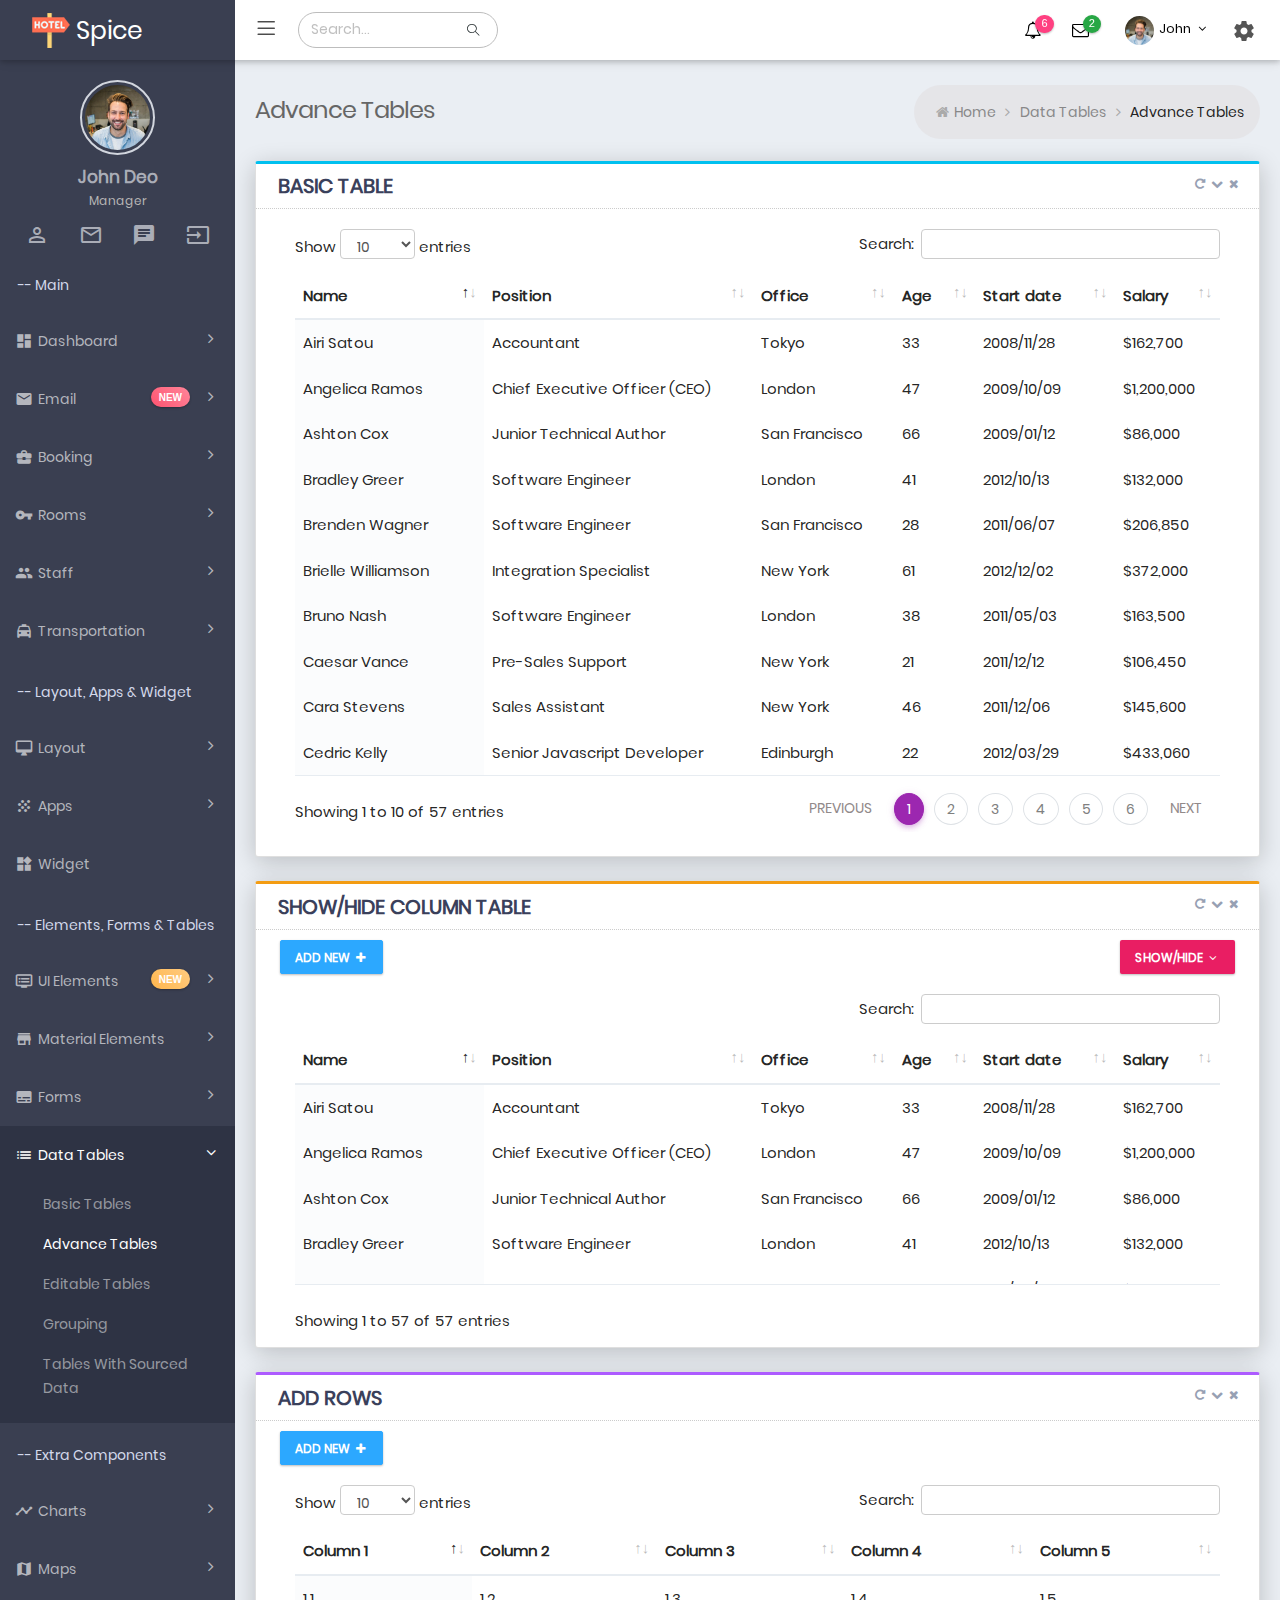
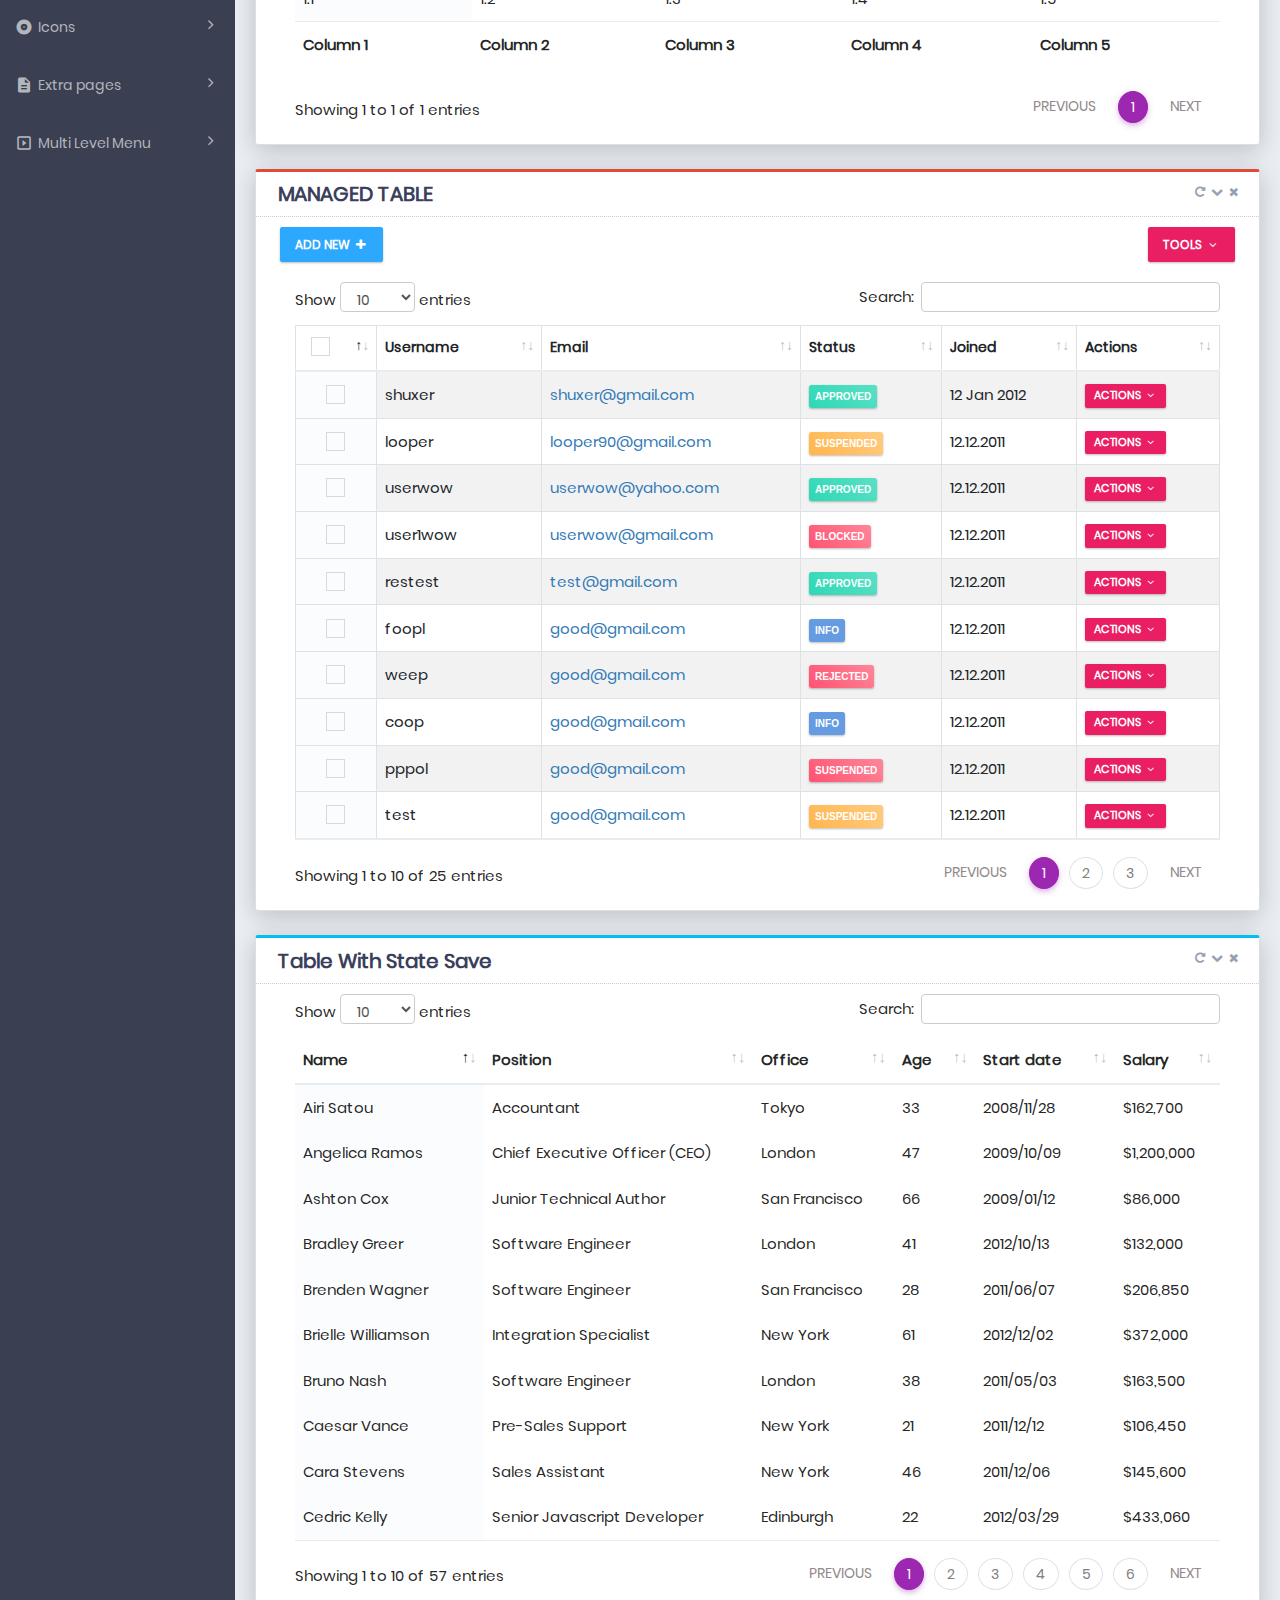
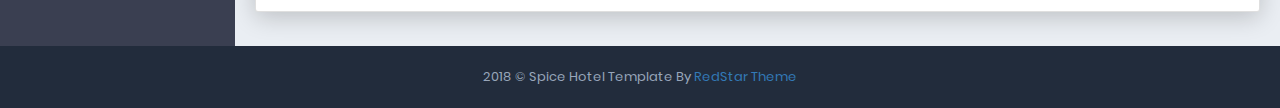
<file: hotel/source/advanced_table.html>
<!DOCTYPE html>
<html lang="en">
<!-- BEGIN HEAD -->


<!-- Mirrored from radixtouch.in/templates/admin/hotel/source/advanced_table.html by HTTrack Website Copier/3.x [XR&CO'2014], Mon, 13 Jan 2020 12:41:34 GMT -->
<head>
    <meta charset="utf-8" />
    <meta http-equiv="X-UA-Compatible" content="IE=edge">
    <meta content="width=device-width, initial-scale=1" name="viewport" />
    <meta name="description" content="Responsive Admin Template" />
    <meta name="author" content="SmartUniversity" />
    <title>Spice Hotel | Bootstrap 4 Admin Dashboard Template + UI Kit</title>
    <!-- icons -->
    <link href="assets/plugins/simple-line-icons/simple-line-icons.min.css" rel="stylesheet" type="text/css" />
    <link href="assets/plugins/font-awesome/css/font-awesome.min.css" rel="stylesheet" type="text/css" />
    <!-- bootstrap -->
    <link href="assets/plugins/bootstrap/css/bootstrap.min.css" rel="stylesheet" type="text/css" />
    <!-- data tables -->
    <link href="assets/plugins/datatables/plugins/bootstrap/dataTables.bootstrap4.min.css" rel="stylesheet"
        type="text/css" />
    <!-- Material Design Lite CSS -->
    <link rel="stylesheet" href="assets/plugins/material/material.min.css">
    <link rel="stylesheet" href="assets/css/material_style.css">
    <!-- animation -->
    <link href="assets/css/pages/animate_page.css" rel="stylesheet">
    <!-- Template Styles -->
    <link href="assets/css/style.css" rel="stylesheet" type="text/css" />
    <link href="assets/css/plugins.min.css" rel="stylesheet" type="text/css" />
    <link href="assets/css/responsive.css" rel="stylesheet" type="text/css" />
    <link href="assets/css/theme-color.css" rel="stylesheet" type="text/css" />
    <!-- favicon -->
    <link rel="shortcut icon" href="assets/img/favicon.ico" />
</head>
<!-- END HEAD -->

<body
    class="page-header-fixed sidemenu-closed-hidelogo page-content-white page-md header-white dark-sidebar-color logo-dark">
    <div class="page-wrapper">
        <!-- start header -->
        <div class="page-header navbar navbar-fixed-top">
            <div class="page-header-inner ">
                <!-- logo start -->
                <div class="page-logo">
                    <a href="index.html">
                        <img alt="" src="assets/img/logo.png">
                        <span class="logo-default">Spice</span> </a>
                </div>
                <!-- logo end -->
                <ul class="nav navbar-nav navbar-left in">
                    <li><a href="#" class="menu-toggler sidebar-toggler"><i class="icon-menu"></i></a></li>
                </ul>
                <form class="search-form-opened" action="#" method="GET">
                    <div class="input-group">
                        <input type="text" class="form-control" placeholder="Search..." name="query">
                        <span class="input-group-btn search-btn">
                            <a href="javascript:;" class="btn submit">
                                <i class="icon-magnifier"></i>
                            </a>
                        </span>
                    </div>
                </form>
                <!-- start mobile menu -->
                <a href="javascript:;" class="menu-toggler responsive-toggler" data-toggle="collapse"
                    data-target=".navbar-collapse">
                    <span></span>
                </a>
                <!-- end mobile menu -->
                <!-- start header menu -->
                <div class="top-menu">
                    <ul class="nav navbar-nav pull-right">
                        <!-- start notification dropdown -->
                        <li class="dropdown dropdown-extended dropdown-notification" id="header_notification_bar">
                            <a href="javascript:;" class="dropdown-toggle" data-toggle="dropdown" data-hover="dropdown"
                                data-close-others="true">
                                <i class="fa fa-bell-o"></i>
                                <span class="badge headerBadgeColor1"> 6 </span>
                            </a>
                            <ul class="dropdown-menu animated swing">
                                <li class="external">
                                    <h3><span class="bold">Notifications</span></h3>
                                    <span class="notification-label purple-bgcolor">New 6</span>
                                </li>
                                <li>
                                    <ul class="dropdown-menu-list small-slimscroll-style" data-handle-color="#637283">
                                        <li>
                                            <a href="javascript:;">
                                                <span class="time">just now</span>
                                                <span class="details">
                                                    <span class="notification-icon circle deepPink-bgcolor"><i
                                                            class="fa fa-check"></i></span> Congratulations!. </span>
                                            </a>
                                        </li>
                                        <li>
                                            <a href="javascript:;">
                                                <span class="time">3 mins</span>
                                                <span class="details">
                                                    <span class="notification-icon circle purple-bgcolor"><i
                                                            class="fa fa-user o"></i></span>
                                                    <b>John Micle </b>is now following you. </span>
                                            </a>
                                        </li>
                                        <li>
                                            <a href="javascript:;">
                                                <span class="time">7 mins</span>
                                                <span class="details">
                                                    <span class="notification-icon circle blue-bgcolor"><i
                                                            class="fa fa-comments-o"></i></span>
                                                    <b>Sneha Jogi </b>sent you a message. </span>
                                            </a>
                                        </li>
                                        <li>
                                            <a href="javascript:;">
                                                <span class="time">12 mins</span>
                                                <span class="details">
                                                    <span class="notification-icon circle pink"><i
                                                            class="fa fa-heart"></i></span>
                                                    <b>Ravi Patel </b>like your photo. </span>
                                            </a>
                                        </li>
                                        <li>
                                            <a href="javascript:;">
                                                <span class="time">15 mins</span>
                                                <span class="details">
                                                    <span class="notification-icon circle yellow"><i
                                                            class="fa fa-warning"></i></span> Warning! </span>
                                            </a>
                                        </li>
                                        <li>
                                            <a href="javascript:;">
                                                <span class="time">10 hrs</span>
                                                <span class="details">
                                                    <span class="notification-icon circle red"><i
                                                            class="fa fa-times"></i></span> Application error. </span>
                                            </a>
                                        </li>
                                    </ul>
                                    <div class="dropdown-menu-footer">
                                        <a href="javascript:void(0)"> All notifications </a>
                                    </div>
                                </li>
                            </ul>
                        </li>
                        <!-- end notification dropdown -->
                        <!-- start message dropdown -->
                        <li class="dropdown dropdown-extended dropdown-inbox" id="header_inbox_bar">
                            <a href="javascript:;" class="dropdown-toggle" data-toggle="dropdown" data-hover="dropdown"
                                data-close-others="true">
                                <i class="fa fa-envelope-o"></i>
                                <span class="badge headerBadgeColor2"> 2 </span>
                            </a>
                            <ul class="dropdown-menu animated slideInDown">
                                <li class="external">
                                    <h3><span class="bold">Messages</span></h3>
                                    <span class="notification-label cyan-bgcolor">New 2</span>
                                </li>
                                <li>
                                    <ul class="dropdown-menu-list small-slimscroll-style" data-handle-color="#637283">
                                        <li>
                                            <a href="#">
                                                <span class="photo">
                                                    <img src="assets/img/user/user2.jpg" class="img-circle" alt="">
                                                </span>
                                                <span class="subject">
                                                    <span class="from"> Sarah Smith </span>
                                                    <span class="time">Just Now </span>
                                                </span>
                                                <span class="message"> Jatin I found you on LinkedIn... </span>
                                            </a>
                                        </li>
                                        <li>
                                            <a href="#">
                                                <span class="photo">
                                                    <img src="assets/img/user/user3.jpg" class="img-circle" alt="">
                                                </span>
                                                <span class="subject">
                                                    <span class="from"> John Deo </span>
                                                    <span class="time">16 mins </span>
                                                </span>
                                                <span class="message"> Fwd: Important Notice Regarding Your Domain
                                                    Name... </span>
                                            </a>
                                        </li>
                                        <li>
                                            <a href="#">
                                                <span class="photo">
                                                    <img src="assets/img/user/user1.jpg" class="img-circle" alt="">
                                                </span>
                                                <span class="subject">
                                                    <span class="from"> Rajesh </span>
                                                    <span class="time">2 hrs </span>
                                                </span>
                                                <span class="message"> pls take a print of attachments. </span>
                                            </a>
                                        </li>
                                        <li>
                                            <a href="#">
                                                <span class="photo">
                                                    <img src="assets/img/user/user8.jpg" class="img-circle" alt="">
                                                </span>
                                                <span class="subject">
                                                    <span class="from"> Lina Smith </span>
                                                    <span class="time">40 mins </span>
                                                </span>
                                                <span class="message"> Apply for Ortho Surgeon </span>
                                            </a>
                                        </li>
                                        <li>
                                            <a href="#">
                                                <span class="photo">
                                                    <img src="assets/img/user/user5.jpg" class="img-circle" alt="">
                                                </span>
                                                <span class="subject">
                                                    <span class="from"> Jacob Ryan </span>
                                                    <span class="time">46 mins </span>
                                                </span>
                                                <span class="message"> Request for leave application. </span>
                                            </a>
                                        </li>
                                    </ul>
                                    <div class="dropdown-menu-footer">
                                        <a href="#"> All Messages </a>
                                    </div>
                                </li>
                            </ul>
                        </li>
                        <!-- end message dropdown -->
                        <!-- start manage user dropdown -->
                        <li class="dropdown dropdown-user">
                            <a href="javascript:;" class="dropdown-toggle" data-toggle="dropdown" data-hover="dropdown"
                                data-close-others="true">
                                <img alt="" class="img-circle " src="assets/img/dp.jpg" />
                                <span class="username username-hide-on-mobile"> John </span>
                                <i class="fa fa-angle-down"></i>
                            </a>
                            <ul class="dropdown-menu dropdown-menu-default animated jello">
                                <li>
                                    <a href="user_profile.html">
                                        <i class="icon-user"></i> Profile </a>
                                </li>
                                <li>
                                    <a href="#">
                                        <i class="icon-settings"></i> Settings
                                    </a>
                                </li>
                                <li>
                                    <a href="#">
                                        <i class="icon-directions"></i> Help
                                    </a>
                                </li>
                                <li class="divider"> </li>
                                <li>
                                    <a href="lock_screen.html">
                                        <i class="icon-lock"></i> Lock
                                    </a>
                                </li>
                                <li>
                                    <a href="login.html">
                                        <i class="icon-logout"></i> Log Out </a>
                                </li>
                            </ul>
                        </li>
                        <!-- end manage user dropdown -->
                        <li class="dropdown dropdown-quick-sidebar-toggler">
                            <a id="headerSettingButton" class="mdl-button mdl-js-button mdl-button--icon pull-right"
                                data-upgraded=",MaterialButton">
                                <i class="material-icons">settings</i>
                            </a>
                        </li>
                    </ul>
                </div>
            </div>
        </div>
        <!-- end header -->
        <!-- start page container -->
        <div class="page-container">
            <!-- start sidebar menu -->
            <div class="sidebar-container">
                <div class="sidemenu-container navbar-collapse collapse fixed-menu">
                    <div id="remove-scroll">
                        <ul class="sidemenu page-header-fixed p-t-20" data-keep-expanded="false" data-auto-scroll="true"
                            data-slide-speed="200">
                            <li class="sidebar-toggler-wrapper hide">
                                <div class="sidebar-toggler">
                                    <span></span>
                                </div>
                            </li>
                            <li class="sidebar-user-panel">
                                <div class="user-panel">
                                    <div class="row">
                                        <div class="sidebar-userpic">
                                            <img src="assets/img/dp.jpg" class="img-responsive" alt=""> </div>
                                    </div>
                                    <div class="profile-usertitle">
                                        <div class="sidebar-userpic-name"> John Deo </div>
                                        <div class="profile-usertitle-job"> Manager </div>
                                    </div>
                                    <div class="sidebar-userpic-btn">
                                        <a class="tooltips" href="user_profile.html" data-placement="top"
                                            data-original-title="Profile">
                                            <i class="material-icons">person_outline</i>
                                        </a>
                                        <a class="tooltips" href="email_inbox.html" data-placement="top"
                                            data-original-title="Mail">
                                            <i class="material-icons">mail_outline</i>
                                        </a>
                                        <a class="tooltips" href="chat.html" data-placement="top"
                                            data-original-title="Chat">
                                            <i class="material-icons">chat</i>
                                        </a>
                                        <a class="tooltips" href="login.html" data-placement="top"
                                            data-original-title="Logout">
                                            <i class="material-icons">input</i>
                                        </a>
                                    </div>
                                </div>
                            </li>
                            <li class="menu-heading">
                                <span>-- Main</span>
                            </li>
                            <li class="nav-item start">
                                <a href="#" class="nav-link nav-toggle">
                                    <i class="material-icons">dashboard</i>
                                    <span class="title">Dashboard</span>
                                    <span class="arrow"></span>
                                </a>
                                <ul class="sub-menu">
                                    <li class="nav-item">
                                        <a href="index.html" class="nav-link ">
                                            <span class="title">Dashboard 1</span>
                                        </a>
                                    </li>
                                    <li class="nav-item ">
                                        <a href="dashboard2.html" class="nav-link ">
                                            <span class="title">Dashboard 2</span>
                                        </a>
                                    </li>
                                </ul>
                            </li>
                            <li class="nav-item">
                                <a href="#" class="nav-link nav-toggle">
                                    <i class="material-icons">email</i>
                                    <span class="title">Email</span>
                                    <span class="arrow"></span>
                                    <span class="label label-rouded label-menu label-danger">new</span>
                                </a>
                                <ul class="sub-menu">
                                    <li class="nav-item">
                                        <a href="email_inbox.html" class="nav-link ">
                                            <span class="title">Inbox</span>
                                        </a>
                                    </li>
                                    <li class="nav-item">
                                        <a href="email_view.html" class="nav-link ">
                                            <span class="title">View Mail</span>
                                        </a>
                                    </li>
                                    <li class="nav-item">
                                        <a href="email_compose.html" class="nav-link ">
                                            <span class="title">Compose Mail</span>
                                        </a>
                                    </li>
                                </ul>
                            </li>
                            <li class="nav-item">
                                <a href="#" class="nav-link nav-toggle">
                                    <i class="material-icons">business_center</i>
                                    <span class="title">Booking</span>
                                    <span class="arrow"></span>
                                </a>
                                <ul class="sub-menu">
                                    <li class="nav-item">
                                        <a href="new_booking.html" class="nav-link ">
                                            <span class="title">New Booking</span>
                                        </a>
                                    </li>
                                    <li class="nav-item">
                                        <a href="view_booking.html" class="nav-link ">
                                            <span class="title">View Booking</span>
                                        </a>
                                    </li>
                                    <li class="nav-item">
                                        <a href="edit_booking.html" class="nav-link ">
                                            <span class="title">Edit Booking</span>
                                        </a>
                                    </li>
                                </ul>
                            </li>
                            <li class="nav-item">
                                <a href="#" class="nav-link nav-toggle">
                                    <i class="material-icons">vpn_key</i>
                                    <span class="title">Rooms</span>
                                    <span class="arrow"></span>
                                </a>
                                <ul class="sub-menu">
                                    <li class="nav-item">
                                        <a href="add_room.html" class="nav-link ">
                                            <span class="title">Add Room Details</span>
                                        </a>
                                    </li>
                                    <li class="nav-item">
                                        <a href="all_rooms.html" class="nav-link ">
                                            <span class="title">View All Rooms</span>
                                        </a>
                                    </li>
                                    <li class="nav-item">
                                        <a href="edit_room.html" class="nav-link ">
                                            <span class="title">Edit Room Details</span>
                                        </a>
                                    </li>
                                </ul>
                            </li>
                            <li class="nav-item">
                                <a href="#" class="nav-link nav-toggle">
                                    <i class="material-icons">group</i>
                                    <span class="title">Staff</span>
                                    <span class="arrow"></span>
                                </a>
                                <ul class="sub-menu">
                                    <li class="nav-item">
                                        <a href="add_staff.html" class="nav-link ">
                                            <span class="title">Add Staff Details</span>
                                        </a>
                                    </li>
                                    <li class="nav-item">
                                        <a href="all_staffs.html" class="nav-link ">
                                            <span class="title">View All Staffs</span>
                                        </a>
                                    </li>
                                    <li class="nav-item">
                                        <a href="edit_staff.html" class="nav-link ">
                                            <span class="title">Edit Staff Details</span>
                                        </a>
                                    </li>
                                </ul>
                            </li>
                            <li class="nav-item">
                                <a href="#" class="nav-link nav-toggle">
                                    <i class="material-icons">local_taxi</i>
                                    <span class="title">Transportation</span>
                                    <span class="arrow"></span>
                                </a>
                                <ul class="sub-menu">
                                    <li class="nav-item">
                                        <a href="add_vehicle.html" class="nav-link ">
                                            <span class="title">Add Vehicle Details</span>
                                        </a>
                                    </li>
                                    <li class="nav-item">
                                        <a href="all_vehicles.html" class="nav-link ">
                                            <span class="title">View All Vehicle</span>
                                        </a>
                                    </li>
                                    <li class="nav-item">
                                        <a href="edit_vehicle.html" class="nav-link ">
                                            <span class="title">Edit Vehicle Details</span>
                                        </a>
                                    </li>
                                </ul>
                            </li>
                            <li class="menu-heading m-t-20">
                                <span>-- Layout, Apps &amp; Widget</span>
                            </li>
                            <li class="nav-item">
                                <a href="#" class="nav-link nav-toggle"> <i class="material-icons">desktop_mac</i>
                                    <span class="title">Layout</span> <span class="arrow"></span>
                                </a>
                                <ul class="sub-menu">
                                    <li class="nav-item">
                                        <a href="layout_boxed.html" class="nav-link "> <span class="title">Boxed</span>
                                        </a>
                                    </li>
                                    <li class="nav-item">
                                        <a href="layout_full_width.html" class="nav-link "> <span class="title">Full
                                                Width</span>
                                        </a>
                                    </li>
                                    <li class="nav-item">
                                        <a href="layout_collapse.html" class="nav-link "> <span class="title">Collapse
                                                Menu</span>
                                        </a>
                                    </li>
                                    <li class="nav-item">
                                        <a href="layout_right_sidebar.html" class="nav-link "> <span class="title">Right
                                                Sidebar</span>
                                        </a>
                                    </li>
                                    <li class="nav-item">
                                        <a href="layout_sidebar_hover_menu.html" class="nav-link "> <span
                                                class="title">Hover Sidebar Menu</span>
                                        </a>
                                    </li>
                                    <li class="nav-item">
                                        <a href="layout_mega_menu.html" class="nav-link "> <span class="title">Mega
                                                Menu</span>
                                        </a>
                                    </li>
                                </ul>
                            </li>
                            <li class="nav-item">
                                <a href="#" class="nav-link nav-toggle"> <i class="material-icons">grain</i>
                                    <span class="title">Apps</span> <span class="arrow"></span>
                                </a>
                                <ul class="sub-menu">
                                    <li class="nav-item">
                                        <a href="chat.html" class="nav-link "> <span class="title">Chat</span>
                                        </a>
                                    </li>
                                    <li class="nav-item">
                                        <a href="contact_list.html" class="nav-link "> <span class="title">Contact
                                                List</span>
                                        </a>
                                    </li>
                                    <li class="nav-item">
                                        <a href="contact_grid.html" class="nav-link "> <span class="title">Contact
                                                Grid</span>
                                        </a>
                                    </li>
                                    <li class="nav-item">
                                        <a href="gallery.html" class="nav-link "> <span class="title">Gallery</span>
                                        </a>
                                    </li>
                                    <li class="nav-item">
                                        <a href="support.html" class="nav-link "> <span class="title">Support</span>
                                        </a>
                                    </li>
                                    <li class="nav-item">
                                        <a href="calendar.html" class="nav-link "> <span class="title">Calendar</span>
                                        </a>
                                    </li>
                                </ul>
                            </li>
                            <li class="nav-item">
                                <a href="widget.html" class="nav-link nav-toggle"> <i class="material-icons">widgets</i>
                                    <span class="title">Widget</span>
                                </a>
                            </li>
                            <li class="menu-heading m-t-20">
                                <span>-- Elements, Forms &amp; Tables</span>
                            </li>
                            <li class="nav-item">
                                <a href="#" class="nav-link nav-toggle">
                                    <i class="material-icons">dvr</i>
                                    <span class="title">UI Elements</span>
                                    <span class="label label-rouded label-menu label-warning">new</span>
                                    <span class="arrow"></span>
                                </a>
                                <ul class="sub-menu">
                                    <li class="nav-item">
                                        <a href="buttons.html" class="nav-link ">
                                            <span class="title">Buttons</span>
                                        </a>
                                    </li>
                                    <li class="nav-item">
                                        <a href="alert.html" class="nav-link ">
                                            <span class="title">Alert</span>
                                        </a>
                                    </li>
                                    <li class="nav-item">
                                        <a href="tabs_accordions_navs.html" class="nav-link ">
                                            <span class="title">Tabs &amp; Accordions</span>
                                        </a>
                                    </li>
                                    <li class="nav-item">
                                        <a href="typography.html" class="nav-link ">
                                            <span class="title">Typography</span>
                                        </a>
                                    </li>
                                    <li class="nav-item">
                                        <a href="notification.html" class="nav-link ">
                                            <span class="title">Notifications</span>
                                        </a>
                                    </li>
                                    <li class="nav-item">
                                        <a href="sweet_alert.html" class="nav-link ">
                                            <span class="title">Sweet Alert</span>
                                        </a>
                                    </li>
                                    <li class="nav-item">
                                        <a href="panels.html" class="nav-link ">
                                            <span class="title">Panels</span>
                                        </a>
                                    </li>
                                    <li class="nav-item">
                                        <a href="grid.html" class="nav-link ">
                                            <span class="title">Grids</span>
                                        </a>
                                    </li>
                                    <li class="nav-item">
                                        <a href="tree.html" class="nav-link ">
                                            <span class="title">Tree View</span>
                                        </a>
                                    </li>
                                    <li class="nav-item">
                                        <a href="carousel.html" class="nav-link ">
                                            <span class="title">Carousel</span>
                                        </a>
                                    </li>
                                    <li class="nav-item">
                                        <a href="animation.html" class="nav-link ">
                                            <span class="title">Animations</span>
                                        </a>
                                    </li>
                                </ul>
                            </li>
                            <li class="nav-item">
                                <a href="#" class="nav-link nav-toggle">
                                    <i class="material-icons">store</i>
                                    <span class="title">Material Elements</span>
                                    <span class="arrow"></span>
                                </a>
                                <ul class="sub-menu">
                                    <li class="nav-item">
                                        <a href="material_button.html" class="nav-link ">
                                            <span class="title">Buttons</span>
                                        </a>
                                    </li>
                                    <li class="nav-item">
                                        <a href="material_tab.html" class="nav-link ">
                                            <span class="title">Tabs</span>
                                        </a>
                                    </li>
                                    <li class="nav-item">
                                        <a href="material_chips.html" class="nav-link ">
                                            <span class="title">Chips</span>
                                        </a>
                                    </li>
                                    <li class="nav-item">
                                        <a href="material_grid.html" class="nav-link ">
                                            <span class="title">Grid</span>
                                        </a>
                                    </li>
                                    <li class="nav-item">
                                        <a href="material_form.html" class="nav-link ">
                                            <span class="title">Form</span>
                                        </a>
                                    </li>
                                    <li class="nav-item">
                                        <a href="material_datepicker.html" class="nav-link ">
                                            <span class="title">DatePicker</span>
                                        </a>
                                    </li>
                                    <li class="nav-item">
                                        <a href="material_select.html" class="nav-link ">
                                            <span class="title">Select Item</span>
                                        </a>
                                    </li>
                                    <li class="nav-item">
                                        <a href="material_loading.html" class="nav-link ">
                                            <span class="title">Loading</span>
                                        </a>
                                    </li>
                                    <li class="nav-item">
                                        <a href="material_menu.html" class="nav-link ">
                                            <span class="title">Menu</span>
                                        </a>
                                    </li>
                                    <li class="nav-item">
                                        <a href="material_slider.html" class="nav-link ">
                                            <span class="title">Slider</span>
                                        </a>
                                    </li>
                                    <li class="nav-item">
                                        <a href="material_tables.html" class="nav-link ">
                                            <span class="title">Tables</span>
                                        </a>
                                    </li>
                                    <li class="nav-item">
                                        <a href="material_toggle.html" class="nav-link ">
                                            <span class="title">Toggle</span>
                                        </a>
                                    </li>
                                    <li class="nav-item">
                                        <a href="material_badges.html" class="nav-link ">
                                            <span class="title">Badges</span>
                                        </a>
                                    </li>
                                </ul>
                            </li>
                            <li class="nav-item">
                                <a href="javascript:;" class="nav-link nav-toggle">
                                    <i class="material-icons">subtitles</i>
                                    <span class="title">Forms </span>
                                    <span class="arrow"></span>
                                </a>
                                <ul class="sub-menu">
                                    <li class="nav-item">
                                        <a href="layouts_form.html" class="nav-link ">
                                            <span class="title">Form Layout</span>
                                        </a>
                                    </li>
                                    <li class="nav-item">
                                        <a href="advance_form.html" class="nav-link ">
                                            <span class="title">Advance Component</span>
                                        </a>
                                    </li>
                                    <li class="nav-item">
                                        <a href="validation_form.html" class="nav-link ">
                                            <span class="title">Form Validation</span>
                                        </a>
                                    </li>
                                    <li class="nav-item">
                                        <a href="steps.html" class="nav-link ">
                                            <span class="title">Wizard</span>
                                        </a>
                                    </li>
                                    <li class="nav-item">
                                        <a href="file_upload.html" class="nav-link ">
                                            <span class="title">File Upload</span>
                                        </a>
                                    </li>
                                    <li class="nav-item">
                                        <a href="editable_form.html" class="nav-link ">
                                            <span class="title">Editor</span>
                                        </a>
                                    </li>
                                </ul>
                            </li>
                            <li class="nav-item active">
                                <a href="javascript:;" class="nav-link nav-toggle">
                                    <i class="material-icons">list</i>
                                    <span class="title">Data Tables</span>
                                    <span class="selected"></span>
                                    <span class="arrow open"></span>
                                </a>
                                <ul class="sub-menu">
                                    <li class="nav-item">
                                        <a href="basic_table.html" class="nav-link ">
                                            <span class="title">Basic Tables</span>
                                        </a>
                                    </li>
                                    <li class="nav-item active">
                                        <a href="advanced_table.html" class="nav-link ">
                                            <span class="title">Advance Tables</span>
                                            <span class="selected"></span>
                                        </a>
                                    </li>
                                    <li class="nav-item">
                                        <a href="editable_table.html" class="nav-link ">
                                            <span class="title">Editable Tables</span>
                                        </a>
                                    </li>
                                    <li class="nav-item">
                                        <a href="group_table.html" class="nav-link ">
                                            <span class="title">Grouping</span>
                                        </a>
                                    </li>
                                    <li class="nav-item">
                                        <a href="table_data.html" class="nav-link ">
                                            <span class="title">Tables With Sourced Data</span>
                                        </a>
                                    </li>
                                </ul>
                            </li>
                            <li class="menu-heading m-t-20">
                                <span>-- Extra Components</span>
                            </li>
                            <li class="nav-item">
                                <a href="javascript:;" class="nav-link nav-toggle">
                                    <i class="material-icons">timeline</i>
                                    <span class="title">Charts</span>
                                    <span class="arrow"></span>
                                </a>
                                <ul class="sub-menu">
                                    <li class="nav-item">
                                        <a href="charts_echarts.html" class="nav-link ">
                                            <span class="title">eCharts</span>
                                        </a>
                                    </li>
                                    <li class="nav-item">
                                        <a href="charts_morris.html" class="nav-link ">
                                            <span class="title">Morris Charts</span>
                                        </a>
                                    </li>
                                    <li class="nav-item">
                                        <a href="charts_chartjs.html" class="nav-link ">
                                            <span class="title">Chartjs</span>
                                        </a>
                                    </li>
                                </ul>
                            </li>
                            <li class="nav-item">
                                <a href="javascript:;" class="nav-link nav-toggle">
                                    <i class="material-icons">map</i>
                                    <span class="title">Maps</span>
                                    <span class="arrow"></span>
                                </a>
                                <ul class="sub-menu">
                                    <li class="nav-item">
                                        <a href="google_maps.html" class="nav-link ">
                                            <span class="title">Google Maps</span>
                                        </a>
                                    </li>
                                    <li class="nav-item">
                                        <a href="vector_maps.html" class="nav-link ">
                                            <span class="title">Vector Maps</span>
                                        </a>
                                    </li>
                                </ul>
                            </li>
                            <li class="nav-item">
                                <a href="#" class="nav-link nav-toggle"> <i class="material-icons">album</i>
                                    <span class="title">Icons</span> <span class="arrow"></span>
                                </a>
                                <ul class="sub-menu">
                                    <li class="nav-item">
                                        <a href="fontawesome_icons.html" class="nav-link "> <span class="title">Font
                                                Awesome</span>
                                        </a>
                                    </li>
                                    <li class="nav-item">
                                        <a href="simpleline_icons.html" class="nav-link "> <span class="title">Simple
                                                Line Icon</span>
                                        </a>
                                    </li>
                                    <li class="nav-item">
                                        <a href="material_icons.html" class="nav-link "> <span class="title">Material
                                                Icon</span>
                                        </a>
                                    </li>
                                </ul>
                            </li>
                            <li class="nav-item">
                                <a href="javascript:;" class="nav-link nav-toggle"> <i
                                        class="material-icons">description</i>
                                    <span class="title">Extra pages</span>
                                    <span class="arrow"></span>
                                </a>
                                <ul class="sub-menu">
                                    <li class="nav-item">
                                        <a href="timeline.html" class="nav-link "> <span class="title">Timeline</span>
                                        </a>
                                    </li>
                                    <li class="nav-item">
                                        <a href="login.html" class="nav-link "> <span class="title">Login</span>
                                        </a>
                                    </li>
                                    <li class="nav-item">
                                        <a href="sign_up.html" class="nav-link "> <span
                                                class="title">Registration</span>
                                        </a>
                                    </li>
                                    <li class="nav-item">
                                        <a href="user_profile.html" class="nav-link "><span class="title">Profile</span>
                                        </a>
                                    </li>
                                    <li class="nav-item">
                                        <a href="pricing.html" class="nav-link "><span class="title">Pricing</span>
                                        </a>
                                    </li>
                                    <li class="nav-item">
                                        <a href="contactus.html" class="nav-link "> <span class="title">Contact
                                                Us</span>
                                        </a>
                                    </li>
                                    <li class="nav-item">
                                        <a href="invoice.html" class="nav-link "><span class="title">Invoice</span>
                                        </a>
                                    </li>
                                    <li class="nav-item">
                                        <a href="faq.html" class="nav-link "><span class="title">Faq</span>
                                        </a>
                                    </li>
                                    <li class="nav-item">
                                        <a href="lock_screen.html" class="nav-link "> <span class="title">Lock
                                                Screen</span>
                                        </a>
                                    </li>
                                    <li class="nav-item">
                                        <a href="page-404.html" class="nav-link "> <span class="title">404 Page</span>
                                        </a>
                                    </li>
                                    <li class="nav-item">
                                        <a href="page-500.html" class="nav-link "> <span class="title">500 Page</span>
                                        </a>
                                    </li>
                                    <li class="nav-item">
                                        <a href="blank_page.html" class="nav-link "> <span class="title">Blank
                                                Page</span>
                                        </a>
                                    </li>
                                </ul>
                            </li>
                            <li class="nav-item">
                                <a href="javascript:;" class="nav-link nav-toggle">
                                    <i class="material-icons">slideshow</i>
                                    <span class="title">Multi Level Menu</span>
                                    <span class="arrow "></span>
                                </a>
                                <ul class="sub-menu">
                                    <li class="nav-item">
                                        <a href="javascript:;" class="nav-link nav-toggle">
                                            <i class="fa fa-university"></i> Item 1
                                            <span class="arrow"></span>
                                        </a>
                                        <ul class="sub-menu">
                                            <li class="nav-item">
                                                <a href="javascript:;" class="nav-link nav-toggle">
                                                    <i class="fa fa-bell-o"></i> Arrow Toggle
                                                    <span class="arrow "></span>
                                                </a>
                                                <ul class="sub-menu">
                                                    <li class="nav-item">
                                                        <a href="javascript:;" class="nav-link">
                                                            <i class="fa fa-calculator"></i> Sample Link 1</a>
                                                    </li>
                                                    <li class="nav-item">
                                                        <a href="#" class="nav-link">
                                                            <i class="fa fa-clone"></i> Sample Link 2</a>
                                                    </li>
                                                    <li class="nav-item">
                                                        <a href="#" class="nav-link">
                                                            <i class="fa fa-cogs"></i> Sample Link 3</a>
                                                    </li>
                                                </ul>
                                            </li>
                                            <li class="nav-item">
                                                <a href="#" class="nav-link">
                                                    <i class="fa fa-file-pdf-o"></i> Sample Link 1</a>
                                            </li>
                                            <li class="nav-item">
                                                <a href="#" class="nav-link">
                                                    <i class="fa fa-rss"></i> Sample Link 2</a>
                                            </li>
                                            <li class="nav-item">
                                                <a href="#" class="nav-link">
                                                    <i class="fa fa-hdd-o"></i> Sample Link 3</a>
                                            </li>
                                        </ul>
                                    </li>
                                    <li class="nav-item">
                                        <a href="javascript:;" class="nav-link nav-toggle">
                                            <i class="fa fa-gavel"></i> Arrow Toggle
                                            <span class="arrow"></span>
                                        </a>
                                        <ul class="sub-menu">
                                            <li class="nav-item">
                                                <a href="#" class="nav-link">
                                                    <i class="fa fa-paper-plane"></i> Sample Link 1</a>
                                            </li>
                                            <li class="nav-item">
                                                <a href="#" class="nav-link">
                                                    <i class="fa fa-power-off"></i> Sample Link 1</a>
                                            </li>
                                            <li class="nav-item">
                                                <a href="#" class="nav-link">
                                                    <i class="fa fa-recycle"></i> Sample Link 1
                                                </a>
                                            </li>
                                        </ul>
                                    </li>
                                    <li class="nav-item">
                                        <a href="#" class="nav-link">
                                            <i class="fa fa-volume-up"></i> Item 3 </a>
                                    </li>
                                </ul>
                            </li>
                        </ul>
                    </div>
                </div>
            </div>
            <!-- end sidebar menu -->
            <!-- start page content -->
            <div class="page-content-wrapper">
                <div class="page-content">
                    <div class="page-bar">
                        <div class="page-title-breadcrumb">
                            <div class=" pull-left">
                                <div class="page-title">Advance Tables</div>
                            </div>
                            <ol class="breadcrumb page-breadcrumb pull-right">
                                <li><i class="fa fa-home"></i>&nbsp;<a class="parent-item"
                                        href="index.html">Home</a>&nbsp;<i class="fa fa-angle-right"></i>
                                </li>
                                <li><a class="parent-item" href="#">Data Tables</a>&nbsp;<i
                                        class="fa fa-angle-right"></i>
                                </li>
                                <li class="active">Advance Tables</li>
                            </ol>
                        </div>
                    </div>
                    <div class="row">
                        <div class="col-md-12">
                            <div class="card card-topline-aqua">
                                <div class="card-head">
                                    <header>BASIC TABLE</header>
                                    <div class="tools">
                                        <a class="fa fa-repeat btn-color box-refresh" href="javascript:;"></a>
                                        <a class="t-collapse btn-color fa fa-chevron-down" href="javascript:;"></a>
                                        <a class="t-close btn-color fa fa-times" href="javascript:;"></a>
                                    </div>
                                </div>
                                <div class="card-body ">
                                    <div class="table-scrollable">
                                        <table id="example1" class="display full-width">
                                            <thead>
                                                <tr>
                                                    <th>Name</th>
                                                    <th>Position</th>
                                                    <th>Office</th>
                                                    <th>Age</th>
                                                    <th>Start date</th>
                                                    <th>Salary</th>
                                                </tr>
                                            </thead>
                                            <tbody>
                                                <tr>
                                                    <td>Tiger Nixon</td>
                                                    <td>System Architect</td>
                                                    <td>Edinburgh</td>
                                                    <td>61</td>
                                                    <td>2011/04/25</td>
                                                    <td>$320,800</td>
                                                </tr>
                                                <tr>
                                                    <td>Garrett Winters</td>
                                                    <td>Accountant</td>
                                                    <td>Tokyo</td>
                                                    <td>63</td>
                                                    <td>2011/07/25</td>
                                                    <td>$170,750</td>
                                                </tr>
                                                <tr>
                                                    <td>Ashton Cox</td>
                                                    <td>Junior Technical Author</td>
                                                    <td>San Francisco</td>
                                                    <td>66</td>
                                                    <td>2009/01/12</td>
                                                    <td>$86,000</td>
                                                </tr>
                                                <tr>
                                                    <td>Cedric Kelly</td>
                                                    <td>Senior Javascript Developer</td>
                                                    <td>Edinburgh</td>
                                                    <td>22</td>
                                                    <td>2012/03/29</td>
                                                    <td>$433,060</td>
                                                </tr>
                                                <tr>
                                                    <td>Airi Satou</td>
                                                    <td>Accountant</td>
                                                    <td>Tokyo</td>
                                                    <td>33</td>
                                                    <td>2008/11/28</td>
                                                    <td>$162,700</td>
                                                </tr>
                                                <tr>
                                                    <td>Brielle Williamson</td>
                                                    <td>Integration Specialist</td>
                                                    <td>New York</td>
                                                    <td>61</td>
                                                    <td>2012/12/02</td>
                                                    <td>$372,000</td>
                                                </tr>
                                                <tr>
                                                    <td>Herrod Chandler</td>
                                                    <td>Sales Assistant</td>
                                                    <td>San Francisco</td>
                                                    <td>59</td>
                                                    <td>2012/08/06</td>
                                                    <td>$137,500</td>
                                                </tr>
                                                <tr>
                                                    <td>Rhona Davidson</td>
                                                    <td>Integration Specialist</td>
                                                    <td>Tokyo</td>
                                                    <td>55</td>
                                                    <td>2010/10/14</td>
                                                    <td>$327,900</td>
                                                </tr>
                                                <tr>
                                                    <td>Colleen Hurst</td>
                                                    <td>Javascript Developer</td>
                                                    <td>San Francisco</td>
                                                    <td>39</td>
                                                    <td>2009/09/15</td>
                                                    <td>$205,500</td>
                                                </tr>
                                                <tr>
                                                    <td>Sonya Frost</td>
                                                    <td>Software Engineer</td>
                                                    <td>Edinburgh</td>
                                                    <td>23</td>
                                                    <td>2008/12/13</td>
                                                    <td>$103,600</td>
                                                </tr>
                                                <tr>
                                                    <td>Jena Gaines</td>
                                                    <td>Office Manager</td>
                                                    <td>London</td>
                                                    <td>30</td>
                                                    <td>2008/12/19</td>
                                                    <td>$90,560</td>
                                                </tr>
                                                <tr>
                                                    <td>Quinn Flynn</td>
                                                    <td>Support Lead</td>
                                                    <td>Edinburgh</td>
                                                    <td>22</td>
                                                    <td>2013/03/03</td>
                                                    <td>$342,000</td>
                                                </tr>
                                                <tr>
                                                    <td>Charde Marshall</td>
                                                    <td>Regional Director</td>
                                                    <td>San Francisco</td>
                                                    <td>36</td>
                                                    <td>2008/10/16</td>
                                                    <td>$470,600</td>
                                                </tr>
                                                <tr>
                                                    <td>Haley Kennedy</td>
                                                    <td>Senior Marketing Designer</td>
                                                    <td>London</td>
                                                    <td>43</td>
                                                    <td>2012/12/18</td>
                                                    <td>$313,500</td>
                                                </tr>
                                                <tr>
                                                    <td>Tatyana Fitzpatrick</td>
                                                    <td>Regional Director</td>
                                                    <td>London</td>
                                                    <td>19</td>
                                                    <td>2010/03/17</td>
                                                    <td>$385,750</td>
                                                </tr>
                                                <tr>
                                                    <td>Michael Silva</td>
                                                    <td>Marketing Designer</td>
                                                    <td>London</td>
                                                    <td>66</td>
                                                    <td>2012/11/27</td>
                                                    <td>$198,500</td>
                                                </tr>
                                                <tr>
                                                    <td>Paul Byrd</td>
                                                    <td>Chief Financial Officer (CFO)</td>
                                                    <td>New York</td>
                                                    <td>64</td>
                                                    <td>2010/06/09</td>
                                                    <td>$725,000</td>
                                                </tr>
                                                <tr>
                                                    <td>Gloria Little</td>
                                                    <td>Systems Administrator</td>
                                                    <td>New York</td>
                                                    <td>59</td>
                                                    <td>2009/04/10</td>
                                                    <td>$237,500</td>
                                                </tr>
                                                <tr>
                                                    <td>Bradley Greer</td>
                                                    <td>Software Engineer</td>
                                                    <td>London</td>
                                                    <td>41</td>
                                                    <td>2012/10/13</td>
                                                    <td>$132,000</td>
                                                </tr>
                                                <tr>
                                                    <td>Dai Rios</td>
                                                    <td>Personnel Lead</td>
                                                    <td>Edinburgh</td>
                                                    <td>35</td>
                                                    <td>2012/09/26</td>
                                                    <td>$217,500</td>
                                                </tr>
                                                <tr>
                                                    <td>Jenette Caldwell</td>
                                                    <td>Development Lead</td>
                                                    <td>New York</td>
                                                    <td>30</td>
                                                    <td>2011/09/03</td>
                                                    <td>$345,000</td>
                                                </tr>
                                                <tr>
                                                    <td>Yuri Berry</td>
                                                    <td>Chief Marketing Officer (CMO)</td>
                                                    <td>New York</td>
                                                    <td>40</td>
                                                    <td>2009/06/25</td>
                                                    <td>$675,000</td>
                                                </tr>
                                                <tr>
                                                    <td>Caesar Vance</td>
                                                    <td>Pre-Sales Support</td>
                                                    <td>New York</td>
                                                    <td>21</td>
                                                    <td>2011/12/12</td>
                                                    <td>$106,450</td>
                                                </tr>
                                                <tr>
                                                    <td>Doris Wilder</td>
                                                    <td>Sales Assistant</td>
                                                    <td>Sidney</td>
                                                    <td>23</td>
                                                    <td>2010/09/20</td>
                                                    <td>$85,600</td>
                                                </tr>
                                                <tr>
                                                    <td>Angelica Ramos</td>
                                                    <td>Chief Executive Officer (CEO)</td>
                                                    <td>London</td>
                                                    <td>47</td>
                                                    <td>2009/10/09</td>
                                                    <td>$1,200,000</td>
                                                </tr>
                                                <tr>
                                                    <td>Gavin Joyce</td>
                                                    <td>Developer</td>
                                                    <td>Edinburgh</td>
                                                    <td>42</td>
                                                    <td>2010/12/22</td>
                                                    <td>$92,575</td>
                                                </tr>
                                                <tr>
                                                    <td>Jennifer Chang</td>
                                                    <td>Regional Director</td>
                                                    <td>Singapore</td>
                                                    <td>28</td>
                                                    <td>2010/11/14</td>
                                                    <td>$357,650</td>
                                                </tr>
                                                <tr>
                                                    <td>Brenden Wagner</td>
                                                    <td>Software Engineer</td>
                                                    <td>San Francisco</td>
                                                    <td>28</td>
                                                    <td>2011/06/07</td>
                                                    <td>$206,850</td>
                                                </tr>
                                                <tr>
                                                    <td>Fiona Green</td>
                                                    <td>Chief Operating Officer (COO)</td>
                                                    <td>San Francisco</td>
                                                    <td>48</td>
                                                    <td>2010/03/11</td>
                                                    <td>$850,000</td>
                                                </tr>
                                                <tr>
                                                    <td>Shou Itou</td>
                                                    <td>Regional Marketing</td>
                                                    <td>Tokyo</td>
                                                    <td>20</td>
                                                    <td>2011/08/14</td>
                                                    <td>$163,000</td>
                                                </tr>
                                                <tr>
                                                    <td>Michelle House</td>
                                                    <td>Integration Specialist</td>
                                                    <td>Sidney</td>
                                                    <td>37</td>
                                                    <td>2011/06/02</td>
                                                    <td>$95,400</td>
                                                </tr>
                                                <tr>
                                                    <td>Suki Burks</td>
                                                    <td>Developer</td>
                                                    <td>London</td>
                                                    <td>53</td>
                                                    <td>2009/10/22</td>
                                                    <td>$114,500</td>
                                                </tr>
                                                <tr>
                                                    <td>Prescott Bartlett</td>
                                                    <td>Technical Author</td>
                                                    <td>London</td>
                                                    <td>27</td>
                                                    <td>2011/05/07</td>
                                                    <td>$145,000</td>
                                                </tr>
                                                <tr>
                                                    <td>Gavin Cortez</td>
                                                    <td>Team Leader</td>
                                                    <td>San Francisco</td>
                                                    <td>22</td>
                                                    <td>2008/10/26</td>
                                                    <td>$235,500</td>
                                                </tr>
                                                <tr>
                                                    <td>Martena Mccray</td>
                                                    <td>Post-Sales support</td>
                                                    <td>Edinburgh</td>
                                                    <td>46</td>
                                                    <td>2011/03/09</td>
                                                    <td>$324,050</td>
                                                </tr>
                                                <tr>
                                                    <td>Unity Butler</td>
                                                    <td>Marketing Designer</td>
                                                    <td>San Francisco</td>
                                                    <td>47</td>
                                                    <td>2009/12/09</td>
                                                    <td>$85,675</td>
                                                </tr>
                                                <tr>
                                                    <td>Howard Hatfield</td>
                                                    <td>Office Manager</td>
                                                    <td>San Francisco</td>
                                                    <td>51</td>
                                                    <td>2008/12/16</td>
                                                    <td>$164,500</td>
                                                </tr>
                                                <tr>
                                                    <td>Hope Fuentes</td>
                                                    <td>Secretary</td>
                                                    <td>San Francisco</td>
                                                    <td>41</td>
                                                    <td>2010/02/12</td>
                                                    <td>$109,850</td>
                                                </tr>
                                                <tr>
                                                    <td>Vivian Harrell</td>
                                                    <td>Financial Controller</td>
                                                    <td>San Francisco</td>
                                                    <td>62</td>
                                                    <td>2009/02/14</td>
                                                    <td>$452,500</td>
                                                </tr>
                                                <tr>
                                                    <td>Timothy Mooney</td>
                                                    <td>Office Manager</td>
                                                    <td>London</td>
                                                    <td>37</td>
                                                    <td>2008/12/11</td>
                                                    <td>$136,200</td>
                                                </tr>
                                                <tr>
                                                    <td>Jackson Bradshaw</td>
                                                    <td>Director</td>
                                                    <td>New York</td>
                                                    <td>65</td>
                                                    <td>2008/09/26</td>
                                                    <td>$645,750</td>
                                                </tr>
                                                <tr>
                                                    <td>Olivia Liang</td>
                                                    <td>Support Engineer</td>
                                                    <td>Singapore</td>
                                                    <td>64</td>
                                                    <td>2011/02/03</td>
                                                    <td>$234,500</td>
                                                </tr>
                                                <tr>
                                                    <td>Bruno Nash</td>
                                                    <td>Software Engineer</td>
                                                    <td>London</td>
                                                    <td>38</td>
                                                    <td>2011/05/03</td>
                                                    <td>$163,500</td>
                                                </tr>
                                                <tr>
                                                    <td>Sakura Yamamoto</td>
                                                    <td>Support Engineer</td>
                                                    <td>Tokyo</td>
                                                    <td>37</td>
                                                    <td>2009/08/19</td>
                                                    <td>$139,575</td>
                                                </tr>
                                                <tr>
                                                    <td>Thor Walton</td>
                                                    <td>Developer</td>
                                                    <td>New York</td>
                                                    <td>61</td>
                                                    <td>2013/08/11</td>
                                                    <td>$98,540</td>
                                                </tr>
                                                <tr>
                                                    <td>Finn Camacho</td>
                                                    <td>Support Engineer</td>
                                                    <td>San Francisco</td>
                                                    <td>47</td>
                                                    <td>2009/07/07</td>
                                                    <td>$87,500</td>
                                                </tr>
                                                <tr>
                                                    <td>Serge Baldwin</td>
                                                    <td>Data Coordinator</td>
                                                    <td>Singapore</td>
                                                    <td>64</td>
                                                    <td>2012/04/09</td>
                                                    <td>$138,575</td>
                                                </tr>
                                                <tr>
                                                    <td>Zenaida Frank</td>
                                                    <td>Software Engineer</td>
                                                    <td>New York</td>
                                                    <td>63</td>
                                                    <td>2010/01/04</td>
                                                    <td>$125,250</td>
                                                </tr>
                                                <tr>
                                                    <td>Zorita Serrano</td>
                                                    <td>Software Engineer</td>
                                                    <td>San Francisco</td>
                                                    <td>56</td>
                                                    <td>2012/06/01</td>
                                                    <td>$115,000</td>
                                                </tr>
                                                <tr>
                                                    <td>Jennifer Acosta</td>
                                                    <td>Junior Javascript Developer</td>
                                                    <td>Edinburgh</td>
                                                    <td>43</td>
                                                    <td>2013/02/01</td>
                                                    <td>$75,650</td>
                                                </tr>
                                                <tr>
                                                    <td>Cara Stevens</td>
                                                    <td>Sales Assistant</td>
                                                    <td>New York</td>
                                                    <td>46</td>
                                                    <td>2011/12/06</td>
                                                    <td>$145,600</td>
                                                </tr>
                                                <tr>
                                                    <td>Hermione Butler</td>
                                                    <td>Regional Director</td>
                                                    <td>London</td>
                                                    <td>47</td>
                                                    <td>2011/03/21</td>
                                                    <td>$356,250</td>
                                                </tr>
                                                <tr>
                                                    <td>Lael Greer</td>
                                                    <td>Systems Administrator</td>
                                                    <td>London</td>
                                                    <td>21</td>
                                                    <td>2009/02/27</td>
                                                    <td>$103,500</td>
                                                </tr>
                                                <tr>
                                                    <td>Jonas Alexander</td>
                                                    <td>Developer</td>
                                                    <td>San Francisco</td>
                                                    <td>30</td>
                                                    <td>2010/07/14</td>
                                                    <td>$86,500</td>
                                                </tr>
                                                <tr>
                                                    <td>Shad Decker</td>
                                                    <td>Regional Director</td>
                                                    <td>Edinburgh</td>
                                                    <td>51</td>
                                                    <td>2008/11/13</td>
                                                    <td>$183,000</td>
                                                </tr>
                                                <tr>
                                                    <td>Michael Bruce</td>
                                                    <td>Javascript Developer</td>
                                                    <td>Singapore</td>
                                                    <td>29</td>
                                                    <td>2011/06/27</td>
                                                    <td>$183,000</td>
                                                </tr>
                                                <tr>
                                                    <td>Donna Snider</td>
                                                    <td>Customer Support</td>
                                                    <td>New York</td>
                                                    <td>27</td>
                                                    <td>2011/01/25</td>
                                                    <td>$112,000</td>
                                                </tr>
                                            </tbody>
                                        </table>
                                    </div>
                                </div>
                            </div>
                        </div>
                    </div>
                    <div class="row">
                        <div class="col-md-12">
                            <div class="card card-topline-yellow">
                                <div class="card-head">
                                    <header>SHOW/HIDE COLUMN TABLE</header>
                                    <div class="tools">
                                        <a class="fa fa-repeat btn-color box-refresh" href="javascript:;"></a>
                                        <a class="t-collapse btn-color fa fa-chevron-down" href="javascript:;"></a>
                                        <a class="t-close btn-color fa fa-times" href="javascript:;"></a>
                                    </div>
                                </div>
                                <div class="card-body ">
                                    <div class="row p-b-20">
                                        <div class="col-md-6 col-sm-6 col-6">
                                            <div class="btn-group">
                                                <button id="sample_editable_1_new" class="btn btn-info"> Add New
                                                    <i class="fa fa-plus"></i>
                                                </button>
                                            </div>
                                        </div>
                                        <div class="col-md-6 col-sm-6 col-6">
                                            <div class="btn-group pull-right">
                                                <button class="btn deepPink-bgcolor  btn-outline dropdown-toggle"
                                                    data-toggle="dropdown">show/hide
                                                    <i class="fa fa-angle-down"></i>
                                                </button>
                                                <ul class="dropdown-menu pull-right">
                                                    <li><a class="toggle-vis" data-column="0">Name</a>
                                                    </li>
                                                    <li><a class="toggle-vis" data-column="1">Position</a>
                                                    </li>
                                                    <li><a class="toggle-vis" data-column="2">Office</a>
                                                    </li>
                                                    <li><a class="toggle-vis" data-column="3">Age</a>
                                                    </li>
                                                    <li><a class="toggle-vis" data-column="4">Start Date</a>
                                                    </li>
                                                    <li><a class="toggle-vis" data-column="5">Salary</a>
                                                    </li>
                                                </ul>
                                            </div>
                                        </div>
                                    </div>
                                    <table id="example2" class="display" class="full-width">
                                        <thead>
                                            <tr>
                                                <th>Name</th>
                                                <th>Position</th>
                                                <th>Office</th>
                                                <th>Age</th>
                                                <th>Start date</th>
                                                <th>Salary</th>
                                            </tr>
                                        </thead>
                                        <tbody>
                                            <tr>
                                                <td>Tiger Nixon</td>
                                                <td>System Architect</td>
                                                <td>Edinburgh</td>
                                                <td>61</td>
                                                <td>2011/04/25</td>
                                                <td>$320,800</td>
                                            </tr>
                                            <tr>
                                                <td>Garrett Winters</td>
                                                <td>Accountant</td>
                                                <td>Tokyo</td>
                                                <td>63</td>
                                                <td>2011/07/25</td>
                                                <td>$170,750</td>
                                            </tr>
                                            <tr>
                                                <td>Ashton Cox</td>
                                                <td>Junior Technical Author</td>
                                                <td>San Francisco</td>
                                                <td>66</td>
                                                <td>2009/01/12</td>
                                                <td>$86,000</td>
                                            </tr>
                                            <tr>
                                                <td>Cedric Kelly</td>
                                                <td>Senior Javascript Developer</td>
                                                <td>Edinburgh</td>
                                                <td>22</td>
                                                <td>2012/03/29</td>
                                                <td>$433,060</td>
                                            </tr>
                                            <tr>
                                                <td>Airi Satou</td>
                                                <td>Accountant</td>
                                                <td>Tokyo</td>
                                                <td>33</td>
                                                <td>2008/11/28</td>
                                                <td>$162,700</td>
                                            </tr>
                                            <tr>
                                                <td>Brielle Williamson</td>
                                                <td>Integration Specialist</td>
                                                <td>New York</td>
                                                <td>61</td>
                                                <td>2012/12/02</td>
                                                <td>$372,000</td>
                                            </tr>
                                            <tr>
                                                <td>Herrod Chandler</td>
                                                <td>Sales Assistant</td>
                                                <td>San Francisco</td>
                                                <td>59</td>
                                                <td>2012/08/06</td>
                                                <td>$137,500</td>
                                            </tr>
                                            <tr>
                                                <td>Rhona Davidson</td>
                                                <td>Integration Specialist</td>
                                                <td>Tokyo</td>
                                                <td>55</td>
                                                <td>2010/10/14</td>
                                                <td>$327,900</td>
                                            </tr>
                                            <tr>
                                                <td>Colleen Hurst</td>
                                                <td>Javascript Developer</td>
                                                <td>San Francisco</td>
                                                <td>39</td>
                                                <td>2009/09/15</td>
                                                <td>$205,500</td>
                                            </tr>
                                            <tr>
                                                <td>Sonya Frost</td>
                                                <td>Software Engineer</td>
                                                <td>Edinburgh</td>
                                                <td>23</td>
                                                <td>2008/12/13</td>
                                                <td>$103,600</td>
                                            </tr>
                                            <tr>
                                                <td>Jena Gaines</td>
                                                <td>Office Manager</td>
                                                <td>London</td>
                                                <td>30</td>
                                                <td>2008/12/19</td>
                                                <td>$90,560</td>
                                            </tr>
                                            <tr>
                                                <td>Quinn Flynn</td>
                                                <td>Support Lead</td>
                                                <td>Edinburgh</td>
                                                <td>22</td>
                                                <td>2013/03/03</td>
                                                <td>$342,000</td>
                                            </tr>
                                            <tr>
                                                <td>Charde Marshall</td>
                                                <td>Regional Director</td>
                                                <td>San Francisco</td>
                                                <td>36</td>
                                                <td>2008/10/16</td>
                                                <td>$470,600</td>
                                            </tr>
                                            <tr>
                                                <td>Haley Kennedy</td>
                                                <td>Senior Marketing Designer</td>
                                                <td>London</td>
                                                <td>43</td>
                                                <td>2012/12/18</td>
                                                <td>$313,500</td>
                                            </tr>
                                            <tr>
                                                <td>Tatyana Fitzpatrick</td>
                                                <td>Regional Director</td>
                                                <td>London</td>
                                                <td>19</td>
                                                <td>2010/03/17</td>
                                                <td>$385,750</td>
                                            </tr>
                                            <tr>
                                                <td>Michael Silva</td>
                                                <td>Marketing Designer</td>
                                                <td>London</td>
                                                <td>66</td>
                                                <td>2012/11/27</td>
                                                <td>$198,500</td>
                                            </tr>
                                            <tr>
                                                <td>Paul Byrd</td>
                                                <td>Chief Financial Officer (CFO)</td>
                                                <td>New York</td>
                                                <td>64</td>
                                                <td>2010/06/09</td>
                                                <td>$725,000</td>
                                            </tr>
                                            <tr>
                                                <td>Gloria Little</td>
                                                <td>Systems Administrator</td>
                                                <td>New York</td>
                                                <td>59</td>
                                                <td>2009/04/10</td>
                                                <td>$237,500</td>
                                            </tr>
                                            <tr>
                                                <td>Bradley Greer</td>
                                                <td>Software Engineer</td>
                                                <td>London</td>
                                                <td>41</td>
                                                <td>2012/10/13</td>
                                                <td>$132,000</td>
                                            </tr>
                                            <tr>
                                                <td>Dai Rios</td>
                                                <td>Personnel Lead</td>
                                                <td>Edinburgh</td>
                                                <td>35</td>
                                                <td>2012/09/26</td>
                                                <td>$217,500</td>
                                            </tr>
                                            <tr>
                                                <td>Jenette Caldwell</td>
                                                <td>Development Lead</td>
                                                <td>New York</td>
                                                <td>30</td>
                                                <td>2011/09/03</td>
                                                <td>$345,000</td>
                                            </tr>
                                            <tr>
                                                <td>Yuri Berry</td>
                                                <td>Chief Marketing Officer (CMO)</td>
                                                <td>New York</td>
                                                <td>40</td>
                                                <td>2009/06/25</td>
                                                <td>$675,000</td>
                                            </tr>
                                            <tr>
                                                <td>Caesar Vance</td>
                                                <td>Pre-Sales Support</td>
                                                <td>New York</td>
                                                <td>21</td>
                                                <td>2011/12/12</td>
                                                <td>$106,450</td>
                                            </tr>
                                            <tr>
                                                <td>Doris Wilder</td>
                                                <td>Sales Assistant</td>
                                                <td>Sidney</td>
                                                <td>23</td>
                                                <td>2010/09/20</td>
                                                <td>$85,600</td>
                                            </tr>
                                            <tr>
                                                <td>Angelica Ramos</td>
                                                <td>Chief Executive Officer (CEO)</td>
                                                <td>London</td>
                                                <td>47</td>
                                                <td>2009/10/09</td>
                                                <td>$1,200,000</td>
                                            </tr>
                                            <tr>
                                                <td>Gavin Joyce</td>
                                                <td>Developer</td>
                                                <td>Edinburgh</td>
                                                <td>42</td>
                                                <td>2010/12/22</td>
                                                <td>$92,575</td>
                                            </tr>
                                            <tr>
                                                <td>Jennifer Chang</td>
                                                <td>Regional Director</td>
                                                <td>Singapore</td>
                                                <td>28</td>
                                                <td>2010/11/14</td>
                                                <td>$357,650</td>
                                            </tr>
                                            <tr>
                                                <td>Brenden Wagner</td>
                                                <td>Software Engineer</td>
                                                <td>San Francisco</td>
                                                <td>28</td>
                                                <td>2011/06/07</td>
                                                <td>$206,850</td>
                                            </tr>
                                            <tr>
                                                <td>Fiona Green</td>
                                                <td>Chief Operating Officer (COO)</td>
                                                <td>San Francisco</td>
                                                <td>48</td>
                                                <td>2010/03/11</td>
                                                <td>$850,000</td>
                                            </tr>
                                            <tr>
                                                <td>Shou Itou</td>
                                                <td>Regional Marketing</td>
                                                <td>Tokyo</td>
                                                <td>20</td>
                                                <td>2011/08/14</td>
                                                <td>$163,000</td>
                                            </tr>
                                            <tr>
                                                <td>Michelle House</td>
                                                <td>Integration Specialist</td>
                                                <td>Sidney</td>
                                                <td>37</td>
                                                <td>2011/06/02</td>
                                                <td>$95,400</td>
                                            </tr>
                                            <tr>
                                                <td>Suki Burks</td>
                                                <td>Developer</td>
                                                <td>London</td>
                                                <td>53</td>
                                                <td>2009/10/22</td>
                                                <td>$114,500</td>
                                            </tr>
                                            <tr>
                                                <td>Prescott Bartlett</td>
                                                <td>Technical Author</td>
                                                <td>London</td>
                                                <td>27</td>
                                                <td>2011/05/07</td>
                                                <td>$145,000</td>
                                            </tr>
                                            <tr>
                                                <td>Gavin Cortez</td>
                                                <td>Team Leader</td>
                                                <td>San Francisco</td>
                                                <td>22</td>
                                                <td>2008/10/26</td>
                                                <td>$235,500</td>
                                            </tr>
                                            <tr>
                                                <td>Martena Mccray</td>
                                                <td>Post-Sales support</td>
                                                <td>Edinburgh</td>
                                                <td>46</td>
                                                <td>2011/03/09</td>
                                                <td>$324,050</td>
                                            </tr>
                                            <tr>
                                                <td>Unity Butler</td>
                                                <td>Marketing Designer</td>
                                                <td>San Francisco</td>
                                                <td>47</td>
                                                <td>2009/12/09</td>
                                                <td>$85,675</td>
                                            </tr>
                                            <tr>
                                                <td>Howard Hatfield</td>
                                                <td>Office Manager</td>
                                                <td>San Francisco</td>
                                                <td>51</td>
                                                <td>2008/12/16</td>
                                                <td>$164,500</td>
                                            </tr>
                                            <tr>
                                                <td>Hope Fuentes</td>
                                                <td>Secretary</td>
                                                <td>San Francisco</td>
                                                <td>41</td>
                                                <td>2010/02/12</td>
                                                <td>$109,850</td>
                                            </tr>
                                            <tr>
                                                <td>Vivian Harrell</td>
                                                <td>Financial Controller</td>
                                                <td>San Francisco</td>
                                                <td>62</td>
                                                <td>2009/02/14</td>
                                                <td>$452,500</td>
                                            </tr>
                                            <tr>
                                                <td>Timothy Mooney</td>
                                                <td>Office Manager</td>
                                                <td>London</td>
                                                <td>37</td>
                                                <td>2008/12/11</td>
                                                <td>$136,200</td>
                                            </tr>
                                            <tr>
                                                <td>Jackson Bradshaw</td>
                                                <td>Director</td>
                                                <td>New York</td>
                                                <td>65</td>
                                                <td>2008/09/26</td>
                                                <td>$645,750</td>
                                            </tr>
                                            <tr>
                                                <td>Olivia Liang</td>
                                                <td>Support Engineer</td>
                                                <td>Singapore</td>
                                                <td>64</td>
                                                <td>2011/02/03</td>
                                                <td>$234,500</td>
                                            </tr>
                                            <tr>
                                                <td>Bruno Nash</td>
                                                <td>Software Engineer</td>
                                                <td>London</td>
                                                <td>38</td>
                                                <td>2011/05/03</td>
                                                <td>$163,500</td>
                                            </tr>
                                            <tr>
                                                <td>Sakura Yamamoto</td>
                                                <td>Support Engineer</td>
                                                <td>Tokyo</td>
                                                <td>37</td>
                                                <td>2009/08/19</td>
                                                <td>$139,575</td>
                                            </tr>
                                            <tr>
                                                <td>Thor Walton</td>
                                                <td>Developer</td>
                                                <td>New York</td>
                                                <td>61</td>
                                                <td>2013/08/11</td>
                                                <td>$98,540</td>
                                            </tr>
                                            <tr>
                                                <td>Finn Camacho</td>
                                                <td>Support Engineer</td>
                                                <td>San Francisco</td>
                                                <td>47</td>
                                                <td>2009/07/07</td>
                                                <td>$87,500</td>
                                            </tr>
                                            <tr>
                                                <td>Serge Baldwin</td>
                                                <td>Data Coordinator</td>
                                                <td>Singapore</td>
                                                <td>64</td>
                                                <td>2012/04/09</td>
                                                <td>$138,575</td>
                                            </tr>
                                            <tr>
                                                <td>Zenaida Frank</td>
                                                <td>Software Engineer</td>
                                                <td>New York</td>
                                                <td>63</td>
                                                <td>2010/01/04</td>
                                                <td>$125,250</td>
                                            </tr>
                                            <tr>
                                                <td>Zorita Serrano</td>
                                                <td>Software Engineer</td>
                                                <td>San Francisco</td>
                                                <td>56</td>
                                                <td>2012/06/01</td>
                                                <td>$115,000</td>
                                            </tr>
                                            <tr>
                                                <td>Jennifer Acosta</td>
                                                <td>Junior Javascript Developer</td>
                                                <td>Edinburgh</td>
                                                <td>43</td>
                                                <td>2013/02/01</td>
                                                <td>$75,650</td>
                                            </tr>
                                            <tr>
                                                <td>Cara Stevens</td>
                                                <td>Sales Assistant</td>
                                                <td>New York</td>
                                                <td>46</td>
                                                <td>2011/12/06</td>
                                                <td>$145,600</td>
                                            </tr>
                                            <tr>
                                                <td>Hermione Butler</td>
                                                <td>Regional Director</td>
                                                <td>London</td>
                                                <td>47</td>
                                                <td>2011/03/21</td>
                                                <td>$356,250</td>
                                            </tr>
                                            <tr>
                                                <td>Lael Greer</td>
                                                <td>Systems Administrator</td>
                                                <td>London</td>
                                                <td>21</td>
                                                <td>2009/02/27</td>
                                                <td>$103,500</td>
                                            </tr>
                                            <tr>
                                                <td>Jonas Alexander</td>
                                                <td>Developer</td>
                                                <td>San Francisco</td>
                                                <td>30</td>
                                                <td>2010/07/14</td>
                                                <td>$86,500</td>
                                            </tr>
                                            <tr>
                                                <td>Shad Decker</td>
                                                <td>Regional Director</td>
                                                <td>Edinburgh</td>
                                                <td>51</td>
                                                <td>2008/11/13</td>
                                                <td>$183,000</td>
                                            </tr>
                                            <tr>
                                                <td>Michael Bruce</td>
                                                <td>Javascript Developer</td>
                                                <td>Singapore</td>
                                                <td>29</td>
                                                <td>2011/06/27</td>
                                                <td>$183,000</td>
                                            </tr>
                                            <tr>
                                                <td>Donna Snider</td>
                                                <td>Customer Support</td>
                                                <td>New York</td>
                                                <td>27</td>
                                                <td>2011/01/25</td>
                                                <td>$112,000</td>
                                            </tr>
                                        </tbody>
                                    </table>
                                </div>
                            </div>
                        </div>
                    </div>
                    <div class="row">
                        <div class="col-md-12">
                            <div class="card card-topline-purple">
                                <div class="card-head">
                                    <header>ADD ROWS</header>
                                    <div class="tools">
                                        <a class="fa fa-repeat btn-color box-refresh" href="javascript:;"></a>
                                        <a class="t-collapse btn-color fa fa-chevron-down" href="javascript:;"></a>
                                        <a class="t-close btn-color fa fa-times" href="javascript:;"></a>
                                    </div>
                                </div>
                                <div class="card-body ">
                                    <div class="row p-b-20">
                                        <div class="col-md-6 col-sm-6 col-6">
                                            <div class="btn-group">
                                                <button id="addRow" class="btn btn-info">
                                                    Add New <i class="fa fa-plus"></i>
                                                </button>
                                            </div>
                                        </div>
                                    </div>
                                    <table id="example3" class="display full-width">
                                        <thead>
                                            <tr>
                                                <th>Column 1</th>
                                                <th>Column 2</th>
                                                <th>Column 3</th>
                                                <th>Column 4</th>
                                                <th>Column 5</th>
                                            </tr>
                                        </thead>
                                        <tfoot>
                                            <tr>
                                                <th>Column 1</th>
                                                <th>Column 2</th>
                                                <th>Column 3</th>
                                                <th>Column 4</th>
                                                <th>Column 5</th>
                                            </tr>
                                        </tfoot>
                                    </table>
                                </div>
                            </div>
                        </div>
                    </div>
                    <div class="row">
                        <div class="col-md-12">
                            <div class="card card-topline-red">
                                <div class="card-head">
                                    <header>MANAGED TABLE</header>
                                    <div class="tools">
                                        <a class="fa fa-repeat btn-color box-refresh" href="javascript:;"></a>
                                        <a class="t-collapse btn-color fa fa-chevron-down" href="javascript:;"></a>
                                        <a class="t-close btn-color fa fa-times" href="javascript:;"></a>
                                    </div>
                                </div>
                                <div class="card-body ">
                                    <div class="row p-b-20">
                                        <div class="col-md-6 col-sm-6 col-6">
                                            <div class="btn-group">
                                                <button id="addRow1" class="btn btn-info">
                                                    Add New <i class="fa fa-plus"></i>
                                                </button>
                                            </div>
                                        </div>
                                        <div class="col-md-6 col-sm-6 col-6">
                                            <div class="btn-group pull-right">
                                                <button class="btn deepPink-bgcolor  btn-outline dropdown-toggle"
                                                    data-toggle="dropdown">Tools
                                                    <i class="fa fa-angle-down"></i>
                                                </button>
                                                <ul class="dropdown-menu pull-right">
                                                    <li>
                                                        <a href="javascript:;">
                                                            <i class="fa fa-print"></i> Print </a>
                                                    </li>
                                                    <li>
                                                        <a href="javascript:;">
                                                            <i class="fa fa-file-pdf-o"></i> Save as PDF </a>
                                                    </li>
                                                    <li>
                                                        <a href="javascript:;">
                                                            <i class="fa fa-file-excel-o"></i> Export to Excel </a>
                                                    </li>
                                                </ul>
                                            </div>
                                        </div>
                                    </div>
                                    <table
                                        class="table table-striped table-bordered table-hover table-checkable order-column full-width"
                                        id="example4">
                                        <thead>
                                            <tr>
                                                <th>
                                                    <label class="rt-chkbox rt-chkbox-single rt-chkbox-outline">
                                                        <input type="checkbox" class="group-checkable"
                                                            data-set="#sample_1 .checkboxes" />
                                                        <span></span>
                                                    </label>
                                                </th>
                                                <th> Username </th>
                                                <th> Email </th>
                                                <th> Status </th>
                                                <th> Joined </th>
                                                <th> Actions </th>
                                            </tr>
                                        </thead>
                                        <tbody>
                                            <tr class="odd gradeX">
                                                <td>
                                                    <label class="rt-chkbox rt-chkbox-single rt-chkbox-outline">
                                                        <input type="checkbox" class="checkboxes" value="1" />
                                                        <span></span>
                                                    </label>
                                                </td>
                                                <td> shuxer </td>
                                                <td>
                                                    <a href="mailto:shuxer@gmail.com"> shuxer@gmail.com </a>
                                                </td>
                                                <td>
                                                    <span class="label label-sm label-success"> Approved </span>
                                                </td>
                                                <td> 12 Jan 2012 </td>
                                                <td class="valigntop">
                                                    <div class="btn-group">
                                                        <button
                                                            class="btn btn-xs deepPink-bgcolor dropdown-toggle no-margin"
                                                            type="button" data-toggle="dropdown" aria-expanded="false">
                                                            Actions
                                                            <i class="fa fa-angle-down"></i>
                                                        </button>
                                                        <ul class="dropdown-menu pull-left" role="menu">
                                                            <li>
                                                                <a href="javascript:;">
                                                                    <i class="icon-docs"></i> New Post </a>
                                                            </li>
                                                            <li>
                                                                <a href="javascript:;">
                                                                    <i class="icon-tag"></i> New Comment </a>
                                                            </li>
                                                            <li>
                                                                <a href="javascript:;">
                                                                    <i class="icon-user"></i> New User </a>
                                                            </li>
                                                            <li class="divider"> </li>
                                                            <li>
                                                                <a href="javascript:;">
                                                                    <i class="icon-flag"></i> Comments
                                                                    <span class="badge badge-success">4</span>
                                                                </a>
                                                            </li>
                                                        </ul>
                                                    </div>
                                                </td>
                                            </tr>
                                            <tr class="odd gradeX">
                                                <td>
                                                    <label class="rt-chkbox rt-chkbox-single rt-chkbox-outline">
                                                        <input type="checkbox" class="checkboxes" value="1" />
                                                        <span></span>
                                                    </label>
                                                </td>
                                                <td> looper </td>
                                                <td>
                                                    <a href="mailto:looper90@gmail.com"> looper90@gmail.com </a>
                                                </td>
                                                <td>
                                                    <span class="label label-sm label-warning"> Suspended </span>
                                                </td>
                                                <td> 12.12.2011 </td>
                                                <td class="valigntop">
                                                    <div class="btn-group">
                                                        <button
                                                            class="btn btn-xs deepPink-bgcolor dropdown-toggle no-margin"
                                                            type="button" data-toggle="dropdown" aria-expanded="false">
                                                            Actions
                                                            <i class="fa fa-angle-down"></i>
                                                        </button>
                                                        <ul class="dropdown-menu" role="menu">
                                                            <li>
                                                                <a href="javascript:;">
                                                                    <i class="icon-docs"></i> New Post </a>
                                                            </li>
                                                            <li>
                                                                <a href="javascript:;">
                                                                    <i class="icon-tag"></i> New Comment </a>
                                                            </li>
                                                            <li>
                                                                <a href="javascript:;">
                                                                    <i class="icon-user"></i> New User </a>
                                                            </li>
                                                            <li class="divider"> </li>
                                                            <li>
                                                                <a href="javascript:;">
                                                                    <i class="icon-flag"></i> Comments
                                                                    <span class="badge badge-success">4</span>
                                                                </a>
                                                            </li>
                                                        </ul>
                                                    </div>
                                                </td>
                                            </tr>
                                            <tr class="odd gradeX">
                                                <td>
                                                    <label class="rt-chkbox rt-chkbox-single rt-chkbox-outline">
                                                        <input type="checkbox" class="checkboxes" value="1" />
                                                        <span></span>
                                                    </label>
                                                </td>
                                                <td> userwow </td>
                                                <td>
                                                    <a href="mailto:userwow@yahoo.com"> userwow@yahoo.com </a>
                                                </td>
                                                <td>
                                                    <span class="label label-sm label-success"> Approved </span>
                                                </td>
                                                <td> 12.12.2011 </td>
                                                <td class="valigntop">
                                                    <div class="btn-group">
                                                        <button
                                                            class="btn btn-xs deepPink-bgcolor dropdown-toggle no-margin"
                                                            type="button" data-toggle="dropdown" aria-expanded="false">
                                                            Actions
                                                            <i class="fa fa-angle-down"></i>
                                                        </button>
                                                        <ul class="dropdown-menu" role="menu">
                                                            <li>
                                                                <a href="javascript:;">
                                                                    <i class="icon-docs"></i> New Post </a>
                                                            </li>
                                                            <li>
                                                                <a href="javascript:;">
                                                                    <i class="icon-tag"></i> New Comment </a>
                                                            </li>
                                                            <li>
                                                                <a href="javascript:;">
                                                                    <i class="icon-user"></i> New User </a>
                                                            </li>
                                                            <li class="divider"> </li>
                                                            <li>
                                                                <a href="javascript:;">
                                                                    <i class="icon-flag"></i> Comments
                                                                    <span class="badge badge-success">4</span>
                                                                </a>
                                                            </li>
                                                        </ul>
                                                    </div>
                                                </td>
                                            </tr>
                                            <tr class="odd gradeX">
                                                <td>
                                                    <label class="rt-chkbox rt-chkbox-single rt-chkbox-outline">
                                                        <input type="checkbox" class="checkboxes" value="1" />
                                                        <span></span>
                                                    </label>
                                                </td>
                                                <td> user1wow </td>
                                                <td>
                                                    <a href="mailto:userwow@gmail.com"> userwow@gmail.com </a>
                                                </td>
                                                <td>
                                                    <span class="label label-sm label-danger"> Blocked </span>
                                                </td>
                                                <td> 12.12.2011 </td>
                                                <td class="valigntop">
                                                    <div class="btn-group">
                                                        <button
                                                            class="btn btn-xs deepPink-bgcolor dropdown-toggle no-margin"
                                                            type="button" data-toggle="dropdown" aria-expanded="false">
                                                            Actions
                                                            <i class="fa fa-angle-down"></i>
                                                        </button>
                                                        <ul class="dropdown-menu" role="menu">
                                                            <li>
                                                                <a href="javascript:;">
                                                                    <i class="icon-docs"></i> New Post </a>
                                                            </li>
                                                            <li>
                                                                <a href="javascript:;">
                                                                    <i class="icon-tag"></i> New Comment </a>
                                                            </li>
                                                            <li>
                                                                <a href="javascript:;">
                                                                    <i class="icon-user"></i> New User </a>
                                                            </li>
                                                            <li class="divider"> </li>
                                                            <li>
                                                                <a href="javascript:;">
                                                                    <i class="icon-flag"></i> Comments
                                                                    <span class="badge badge-success">4</span>
                                                                </a>
                                                            </li>
                                                        </ul>
                                                    </div>
                                                </td>
                                            </tr>
                                            <tr class="odd gradeX">
                                                <td>
                                                    <label class="rt-chkbox rt-chkbox-single rt-chkbox-outline">
                                                        <input type="checkbox" class="checkboxes" value="1" />
                                                        <span></span>
                                                    </label>
                                                </td>
                                                <td> restest </td>
                                                <td>
                                                    <a href="mailto:userwow@gmail.com"> test@gmail.com </a>
                                                </td>
                                                <td>
                                                    <span class="label label-sm label-success"> Approved </span>
                                                </td>
                                                <td> 12.12.2011 </td>
                                                <td class="valigntop">
                                                    <div class="btn-group">
                                                        <button
                                                            class="btn btn-xs deepPink-bgcolor dropdown-toggle no-margin"
                                                            type="button" data-toggle="dropdown" aria-expanded="false">
                                                            Actions
                                                            <i class="fa fa-angle-down"></i>
                                                        </button>
                                                        <ul class="dropdown-menu" role="menu">
                                                            <li>
                                                                <a href="javascript:;">
                                                                    <i class="icon-docs"></i> New Post </a>
                                                            </li>
                                                            <li>
                                                                <a href="javascript:;">
                                                                    <i class="icon-tag"></i> New Comment </a>
                                                            </li>
                                                            <li>
                                                                <a href="javascript:;">
                                                                    <i class="icon-user"></i> New User </a>
                                                            </li>
                                                            <li class="divider"> </li>
                                                            <li>
                                                                <a href="javascript:;">
                                                                    <i class="icon-flag"></i> Comments
                                                                    <span class="badge badge-success">4</span>
                                                                </a>
                                                            </li>
                                                        </ul>
                                                    </div>
                                                </td>
                                            </tr>
                                            <tr class="odd gradeX">
                                                <td>
                                                    <label class="rt-chkbox rt-chkbox-single rt-chkbox-outline">
                                                        <input type="checkbox" class="checkboxes" value="1" />
                                                        <span></span>
                                                    </label>
                                                </td>
                                                <td> foopl </td>
                                                <td>
                                                    <a href="mailto:userwow@gmail.com"> good@gmail.com </a>
                                                </td>
                                                <td>
                                                    <span class="label label-sm label-info"> Info </span>
                                                </td>
                                                <td> 12.12.2011 </td>
                                                <td class="valigntop">
                                                    <div class="btn-group">
                                                        <button
                                                            class="btn btn-xs deepPink-bgcolor dropdown-toggle no-margin"
                                                            type="button" data-toggle="dropdown" aria-expanded="false">
                                                            Actions
                                                            <i class="fa fa-angle-down"></i>
                                                        </button>
                                                        <ul class="dropdown-menu" role="menu">
                                                            <li>
                                                                <a href="javascript:;">
                                                                    <i class="icon-docs"></i> New Post </a>
                                                            </li>
                                                            <li>
                                                                <a href="javascript:;">
                                                                    <i class="icon-tag"></i> New Comment </a>
                                                            </li>
                                                            <li>
                                                                <a href="javascript:;">
                                                                    <i class="icon-user"></i> New User </a>
                                                            </li>
                                                            <li class="divider"> </li>
                                                            <li>
                                                                <a href="javascript:;">
                                                                    <i class="icon-flag"></i> Comments
                                                                    <span class="badge badge-success">4</span>
                                                                </a>
                                                            </li>
                                                        </ul>
                                                    </div>
                                                </td>
                                            </tr>
                                            <tr class="odd gradeX">
                                                <td>
                                                    <label class="rt-chkbox rt-chkbox-single rt-chkbox-outline">
                                                        <input type="checkbox" class="checkboxes" value="1" />
                                                        <span></span>
                                                    </label>
                                                </td>
                                                <td> weep </td>
                                                <td>
                                                    <a href="mailto:userwow@gmail.com"> good@gmail.com </a>
                                                </td>
                                                <td>
                                                    <span class="label label-sm label-danger"> Rejected </span>
                                                </td>
                                                <td> 12.12.2011 </td>
                                                <td class="valigntop">
                                                    <div class="btn-group">
                                                        <button
                                                            class="btn btn-xs deepPink-bgcolor dropdown-toggle no-margin"
                                                            type="button" data-toggle="dropdown" aria-expanded="false">
                                                            Actions
                                                            <i class="fa fa-angle-down"></i>
                                                        </button>
                                                        <ul class="dropdown-menu" role="menu">
                                                            <li>
                                                                <a href="javascript:;">
                                                                    <i class="icon-docs"></i> New Post </a>
                                                            </li>
                                                            <li>
                                                                <a href="javascript:;">
                                                                    <i class="icon-tag"></i> New Comment </a>
                                                            </li>
                                                            <li>
                                                                <a href="javascript:;">
                                                                    <i class="icon-user"></i> New User </a>
                                                            </li>
                                                            <li class="divider"> </li>
                                                            <li>
                                                                <a href="javascript:;">
                                                                    <i class="icon-flag"></i> Comments
                                                                    <span class="badge badge-success">4</span>
                                                                </a>
                                                            </li>
                                                        </ul>
                                                    </div>
                                                </td>
                                            </tr>
                                            <tr class="odd gradeX">
                                                <td>
                                                    <label class="rt-chkbox rt-chkbox-single rt-chkbox-outline">
                                                        <input type="checkbox" class="checkboxes" value="1" />
                                                        <span></span>
                                                    </label>
                                                </td>
                                                <td> coop </td>
                                                <td>
                                                    <a href="mailto:userwow@gmail.com"> good@gmail.com </a>
                                                </td>
                                                <td>
                                                    <span class="label label-sm label-info"> Info </span>
                                                </td>
                                                <td> 12.12.2011 </td>
                                                <td class="valigntop">
                                                    <div class="btn-group">
                                                        <button
                                                            class="btn btn-xs deepPink-bgcolor dropdown-toggle no-margin"
                                                            type="button" data-toggle="dropdown" aria-expanded="false">
                                                            Actions
                                                            <i class="fa fa-angle-down"></i>
                                                        </button>
                                                        <ul class="dropdown-menu" role="menu">
                                                            <li>
                                                                <a href="javascript:;">
                                                                    <i class="icon-docs"></i> New Post </a>
                                                            </li>
                                                            <li>
                                                                <a href="javascript:;">
                                                                    <i class="icon-tag"></i> New Comment </a>
                                                            </li>
                                                            <li>
                                                                <a href="javascript:;">
                                                                    <i class="icon-user"></i> New User </a>
                                                            </li>
                                                            <li class="divider"> </li>
                                                            <li>
                                                                <a href="javascript:;">
                                                                    <i class="icon-flag"></i> Comments
                                                                    <span class="badge badge-success">4</span>
                                                                </a>
                                                            </li>
                                                        </ul>
                                                    </div>
                                                </td>
                                            </tr>
                                            <tr class="odd gradeX">
                                                <td>
                                                    <label class="rt-chkbox rt-chkbox-single rt-chkbox-outline">
                                                        <input type="checkbox" class="checkboxes" value="1" />
                                                        <span></span>
                                                    </label>
                                                </td>
                                                <td> pppol </td>
                                                <td>
                                                    <a href="mailto:userwow@gmail.com"> good@gmail.com </a>
                                                </td>
                                                <td>
                                                    <span class="label label-sm label-danger"> Suspended </span>
                                                </td>
                                                <td> 12.12.2011 </td>
                                                <td class="valigntop">
                                                    <div class="btn-group">
                                                        <button
                                                            class="btn btn-xs deepPink-bgcolor dropdown-toggle no-margin"
                                                            type="button" data-toggle="dropdown" aria-expanded="false">
                                                            Actions
                                                            <i class="fa fa-angle-down"></i>
                                                        </button>
                                                        <ul class="dropdown-menu" role="menu">
                                                            <li>
                                                                <a href="javascript:;">
                                                                    <i class="icon-docs"></i> New Post </a>
                                                            </li>
                                                            <li>
                                                                <a href="javascript:;">
                                                                    <i class="icon-tag"></i> New Comment </a>
                                                            </li>
                                                            <li>
                                                                <a href="javascript:;">
                                                                    <i class="icon-user"></i> New User </a>
                                                            </li>
                                                            <li class="divider"> </li>
                                                            <li>
                                                                <a href="javascript:;">
                                                                    <i class="icon-flag"></i> Comments
                                                                    <span class="badge badge-success">4</span>
                                                                </a>
                                                            </li>
                                                        </ul>
                                                    </div>
                                                </td>
                                            </tr>
                                            <tr class="odd gradeX">
                                                <td>
                                                    <label class="rt-chkbox rt-chkbox-single rt-chkbox-outline">
                                                        <input type="checkbox" class="checkboxes" value="1" />
                                                        <span></span>
                                                    </label>
                                                </td>
                                                <td> test </td>
                                                <td>
                                                    <a href="mailto:userwow@gmail.com"> good@gmail.com </a>
                                                </td>
                                                <td>
                                                    <span class="label label-sm label-warning"> Suspended </span>
                                                </td>
                                                <td> 12.12.2011 </td>
                                                <td class="valigntop">
                                                    <div class="btn-group">
                                                        <button
                                                            class="btn btn-xs deepPink-bgcolor dropdown-toggle no-margin"
                                                            type="button" data-toggle="dropdown" aria-expanded="false">
                                                            Actions
                                                            <i class="fa fa-angle-down"></i>
                                                        </button>
                                                        <ul class="dropdown-menu" role="menu">
                                                            <li>
                                                                <a href="javascript:;">
                                                                    <i class="icon-docs"></i> New Post </a>
                                                            </li>
                                                            <li>
                                                                <a href="javascript:;">
                                                                    <i class="icon-tag"></i> New Comment </a>
                                                            </li>
                                                            <li>
                                                                <a href="javascript:;">
                                                                    <i class="icon-user"></i> New User </a>
                                                            </li>
                                                            <li class="divider"> </li>
                                                            <li>
                                                                <a href="javascript:;">
                                                                    <i class="icon-flag"></i> Comments
                                                                    <span class="badge badge-success">4</span>
                                                                </a>
                                                            </li>
                                                        </ul>
                                                    </div>
                                                </td>
                                            </tr>
                                            <tr class="odd gradeX">
                                                <td>
                                                    <label class="rt-chkbox rt-chkbox-single rt-chkbox-outline">
                                                        <input type="checkbox" class="checkboxes" value="1" />
                                                        <span></span>
                                                    </label>
                                                </td>
                                                <td> userwow </td>
                                                <td>
                                                    <a href="mailto:userwow@gmail.com"> userwow@gmail.com </a>
                                                </td>
                                                <td>
                                                    <span class="label label-sm label-warning"> Suspended </span>
                                                </td>
                                                <td> 12.12.2011 </td>
                                                <td class="valigntop">
                                                    <div class="btn-group">
                                                        <button
                                                            class="btn btn-xs deepPink-bgcolor dropdown-toggle no-margin"
                                                            type="button" data-toggle="dropdown" aria-expanded="false">
                                                            Actions
                                                            <i class="fa fa-angle-down"></i>
                                                        </button>
                                                        <ul class="dropdown-menu" role="menu">
                                                            <li>
                                                                <a href="javascript:;">
                                                                    <i class="icon-docs"></i> New Post </a>
                                                            </li>
                                                            <li>
                                                                <a href="javascript:;">
                                                                    <i class="icon-tag"></i> New Comment </a>
                                                            </li>
                                                            <li>
                                                                <a href="javascript:;">
                                                                    <i class="icon-user"></i> New User </a>
                                                            </li>
                                                            <li class="divider"> </li>
                                                            <li>
                                                                <a href="javascript:;">
                                                                    <i class="icon-flag"></i> Comments
                                                                    <span class="badge badge-success">4</span>
                                                                </a>
                                                            </li>
                                                        </ul>
                                                    </div>
                                                </td>
                                            </tr>
                                            <tr class="odd gradeX">
                                                <td>
                                                    <label class="rt-chkbox rt-chkbox-single rt-chkbox-outline">
                                                        <input type="checkbox" class="checkboxes" value="1" />
                                                        <span></span>
                                                    </label>
                                                </td>
                                                <td> test </td>
                                                <td>
                                                    <a href="mailto:userwow@gmail.com"> test@gmail.com </a>
                                                </td>
                                                <td>
                                                    <span class="label label-sm label-warning"> Suspended </span>
                                                </td>
                                                <td> 12.12.2011 </td>
                                                <td class="valigntop">
                                                    <div class="btn-group">
                                                        <button
                                                            class="btn btn-xs deepPink-bgcolor dropdown-toggle no-margin"
                                                            type="button" data-toggle="dropdown" aria-expanded="false">
                                                            Actions
                                                            <i class="fa fa-angle-down"></i>
                                                        </button>
                                                        <ul class="dropdown-menu" role="menu">
                                                            <li>
                                                                <a href="javascript:;">
                                                                    <i class="icon-docs"></i> New Post </a>
                                                            </li>
                                                            <li>
                                                                <a href="javascript:;">
                                                                    <i class="icon-tag"></i> New Comment </a>
                                                            </li>
                                                            <li>
                                                                <a href="javascript:;">
                                                                    <i class="icon-user"></i> New User </a>
                                                            </li>
                                                            <li class="divider"> </li>
                                                            <li>
                                                                <a href="javascript:;">
                                                                    <i class="icon-flag"></i> Comments
                                                                    <span class="badge badge-success">4</span>
                                                                </a>
                                                            </li>
                                                        </ul>
                                                    </div>
                                                </td>
                                            </tr>
                                            <tr class="odd gradeX">
                                                <td>
                                                    <label class="rt-chkbox rt-chkbox-single rt-chkbox-outline">
                                                        <input type="checkbox" class="checkboxes" value="1" />
                                                        <span></span>
                                                    </label>
                                                </td>
                                                <td> goop </td>
                                                <td>
                                                    <a href="mailto:userwow@gmail.com"> good@gmail.com </a>
                                                </td>
                                                <td>
                                                    <span class="label label-sm label-warning"> Suspended </span>
                                                </td>
                                                <td> 12.12.2011 </td>
                                                <td class="valigntop">
                                                    <div class="btn-group">
                                                        <button
                                                            class="btn btn-xs deepPink-bgcolor dropdown-toggle no-margin"
                                                            type="button" data-toggle="dropdown" aria-expanded="false">
                                                            Actions
                                                            <i class="fa fa-angle-down"></i>
                                                        </button>
                                                        <ul class="dropdown-menu" role="menu">
                                                            <li>
                                                                <a href="javascript:;">
                                                                    <i class="icon-docs"></i> New Post </a>
                                                            </li>
                                                            <li>
                                                                <a href="javascript:;">
                                                                    <i class="icon-tag"></i> New Comment </a>
                                                            </li>
                                                            <li>
                                                                <a href="javascript:;">
                                                                    <i class="icon-user"></i> New User </a>
                                                            </li>
                                                            <li class="divider"> </li>
                                                            <li>
                                                                <a href="javascript:;">
                                                                    <i class="icon-flag"></i> Comments
                                                                    <span class="badge badge-success">4</span>
                                                                </a>
                                                            </li>
                                                        </ul>
                                                    </div>
                                                </td>
                                            </tr>
                                            <tr class="odd gradeX">
                                                <td>
                                                    <label class="rt-chkbox rt-chkbox-single rt-chkbox-outline">
                                                        <input type="checkbox" class="checkboxes" value="1" />
                                                        <span></span>
                                                    </label>
                                                </td>
                                                <td> weep </td>
                                                <td>
                                                    <a href="mailto:userwow@gmail.com"> good@gmail.com </a>
                                                </td>
                                                <td>
                                                    <span class="label label-sm label-warning"> Suspended </span>
                                                </td>
                                                <td> 12.12.2011 </td>
                                                <td class="valigntop">
                                                    <div class="btn-group">
                                                        <button
                                                            class="btn btn-xs deepPink-bgcolor dropdown-toggle no-margin"
                                                            type="button" data-toggle="dropdown" aria-expanded="false">
                                                            Actions
                                                            <i class="fa fa-angle-down"></i>
                                                        </button>
                                                        <ul class="dropdown-menu" role="menu">
                                                            <li>
                                                                <a href="javascript:;">
                                                                    <i class="icon-docs"></i> New Post </a>
                                                            </li>
                                                            <li>
                                                                <a href="javascript:;">
                                                                    <i class="icon-tag"></i> New Comment </a>
                                                            </li>
                                                            <li>
                                                                <a href="javascript:;">
                                                                    <i class="icon-user"></i> New User </a>
                                                            </li>
                                                            <li class="divider"> </li>
                                                            <li>
                                                                <a href="javascript:;">
                                                                    <i class="icon-flag"></i> Comments
                                                                    <span class="badge badge-success">4</span>
                                                                </a>
                                                            </li>
                                                        </ul>
                                                    </div>
                                                </td>
                                            </tr>
                                            <tr class="odd gradeX">
                                                <td>
                                                    <label class="rt-chkbox rt-chkbox-single rt-chkbox-outline">
                                                        <input type="checkbox" class="checkboxes" value="1" />
                                                        <span></span>
                                                    </label>
                                                </td>
                                                <td> toopl </td>
                                                <td>
                                                    <a href="mailto:userwow@gmail.com"> good@gmail.com </a>
                                                </td>
                                                <td>
                                                    <span class="label label-sm label-warning"> Suspended </span>
                                                </td>
                                                <td> 12.12.2011 </td>
                                                <td class="valigntop">
                                                    <div class="btn-group">
                                                        <button
                                                            class="btn btn-xs deepPink-bgcolor dropdown-toggle no-margin"
                                                            type="button" data-toggle="dropdown" aria-expanded="false">
                                                            Actions
                                                            <i class="fa fa-angle-down"></i>
                                                        </button>
                                                        <ul class="dropdown-menu" role="menu">
                                                            <li>
                                                                <a href="javascript:;">
                                                                    <i class="icon-docs"></i> New Post </a>
                                                            </li>
                                                            <li>
                                                                <a href="javascript:;">
                                                                    <i class="icon-tag"></i> New Comment </a>
                                                            </li>
                                                            <li>
                                                                <a href="javascript:;">
                                                                    <i class="icon-user"></i> New User </a>
                                                            </li>
                                                            <li class="divider"> </li>
                                                            <li>
                                                                <a href="javascript:;">
                                                                    <i class="icon-flag"></i> Comments
                                                                    <span class="badge badge-success">4</span>
                                                                </a>
                                                            </li>
                                                        </ul>
                                                    </div>
                                                </td>
                                            </tr>
                                            <tr class="odd gradeX">
                                                <td>
                                                    <label class="rt-chkbox rt-chkbox-single rt-chkbox-outline">
                                                        <input type="checkbox" class="checkboxes" value="1" />
                                                        <span></span>
                                                    </label>
                                                </td>
                                                <td> userwow </td>
                                                <td>
                                                    <a href="mailto:userwow@gmail.com"> userwow@gmail.com </a>
                                                </td>
                                                <td>
                                                    <span class="label label-sm label-warning"> Suspended </span>
                                                </td>
                                                <td> 12.12.2011 </td>
                                                <td class="valigntop">
                                                    <div class="btn-group">
                                                        <button
                                                            class="btn btn-xs deepPink-bgcolor dropdown-toggle no-margin"
                                                            type="button" data-toggle="dropdown" aria-expanded="false">
                                                            Actions
                                                            <i class="fa fa-angle-down"></i>
                                                        </button>
                                                        <ul class="dropdown-menu" role="menu">
                                                            <li>
                                                                <a href="javascript:;">
                                                                    <i class="icon-docs"></i> New Post </a>
                                                            </li>
                                                            <li>
                                                                <a href="javascript:;">
                                                                    <i class="icon-tag"></i> New Comment </a>
                                                            </li>
                                                            <li>
                                                                <a href="javascript:;">
                                                                    <i class="icon-user"></i> New User </a>
                                                            </li>
                                                            <li class="divider"> </li>
                                                            <li>
                                                                <a href="javascript:;">
                                                                    <i class="icon-flag"></i> Comments
                                                                    <span class="badge badge-success">4</span>
                                                                </a>
                                                            </li>
                                                        </ul>
                                                    </div>
                                                </td>
                                            </tr>
                                            <tr class="odd gradeX">
                                                <td>
                                                    <label class="rt-chkbox rt-chkbox-single rt-chkbox-outline">
                                                        <input type="checkbox" class="checkboxes" value="1" />
                                                        <span></span>
                                                    </label>
                                                </td>
                                                <td> tes21t </td>
                                                <td>
                                                    <a href="mailto:userwow@gmail.com"> test@gmail.com </a>
                                                </td>
                                                <td>
                                                    <span class="label label-sm label-warning"> Suspended </span>
                                                </td>
                                                <td> 12.12.2011 </td>
                                                <td class="valigntop">
                                                    <div class="btn-group">
                                                        <button
                                                            class="btn btn-xs deepPink-bgcolor dropdown-toggle no-margin"
                                                            type="button" data-toggle="dropdown" aria-expanded="false">
                                                            Actions
                                                            <i class="fa fa-angle-down"></i>
                                                        </button>
                                                        <ul class="dropdown-menu" role="menu">
                                                            <li>
                                                                <a href="javascript:;">
                                                                    <i class="icon-docs"></i> New Post </a>
                                                            </li>
                                                            <li>
                                                                <a href="javascript:;">
                                                                    <i class="icon-tag"></i> New Comment </a>
                                                            </li>
                                                            <li>
                                                                <a href="javascript:;">
                                                                    <i class="icon-user"></i> New User </a>
                                                            </li>
                                                            <li class="divider"> </li>
                                                            <li>
                                                                <a href="javascript:;">
                                                                    <i class="icon-flag"></i> Comments
                                                                    <span class="badge badge-success">4</span>
                                                                </a>
                                                            </li>
                                                        </ul>
                                                    </div>
                                                </td>
                                            </tr>
                                            <tr class="odd gradeX">
                                                <td>
                                                    <label class="rt-chkbox rt-chkbox-single rt-chkbox-outline">
                                                        <input type="checkbox" class="checkboxes" value="1" />
                                                        <span></span>
                                                    </label>
                                                </td>
                                                <td> fop </td>
                                                <td>
                                                    <a href="mailto:userwow@gmail.com"> good@gmail.com </a>
                                                </td>
                                                <td>
                                                    <span class="label label-sm label-warning"> Suspended </span>
                                                </td>
                                                <td> 12.12.2011 </td>
                                                <td class="valigntop">
                                                    <div class="btn-group">
                                                        <button
                                                            class="btn btn-xs deepPink-bgcolor dropdown-toggle no-margin"
                                                            type="button" data-toggle="dropdown" aria-expanded="false">
                                                            Actions
                                                            <i class="fa fa-angle-down"></i>
                                                        </button>
                                                        <ul class="dropdown-menu" role="menu">
                                                            <li>
                                                                <a href="javascript:;">
                                                                    <i class="icon-docs"></i> New Post </a>
                                                            </li>
                                                            <li>
                                                                <a href="javascript:;">
                                                                    <i class="icon-tag"></i> New Comment </a>
                                                            </li>
                                                            <li>
                                                                <a href="javascript:;">
                                                                    <i class="icon-user"></i> New User </a>
                                                            </li>
                                                            <li class="divider"> </li>
                                                            <li>
                                                                <a href="javascript:;">
                                                                    <i class="icon-flag"></i> Comments
                                                                    <span class="badge badge-success">4</span>
                                                                </a>
                                                            </li>
                                                        </ul>
                                                    </div>
                                                </td>
                                            </tr>
                                            <tr class="odd gradeX">
                                                <td>
                                                    <label class="rt-chkbox rt-chkbox-single rt-chkbox-outline">
                                                        <input type="checkbox" class="checkboxes" value="1" />
                                                        <span></span>
                                                    </label>
                                                </td>
                                                <td> kop </td>
                                                <td>
                                                    <a href="mailto:userwow@gmail.com"> good@gmail.com </a>
                                                </td>
                                                <td>
                                                    <span class="label label-sm label-warning"> Suspended </span>
                                                </td>
                                                <td> 12.12.2011 </td>
                                                <td class="valigntop">
                                                    <div class="btn-group">
                                                        <button
                                                            class="btn btn-xs deepPink-bgcolor dropdown-toggle no-margin"
                                                            type="button" data-toggle="dropdown" aria-expanded="false">
                                                            Actions
                                                            <i class="fa fa-angle-down"></i>
                                                        </button>
                                                        <ul class="dropdown-menu" role="menu">
                                                            <li>
                                                                <a href="javascript:;">
                                                                    <i class="icon-docs"></i> New Post </a>
                                                            </li>
                                                            <li>
                                                                <a href="javascript:;">
                                                                    <i class="icon-tag"></i> New Comment </a>
                                                            </li>
                                                            <li>
                                                                <a href="javascript:;">
                                                                    <i class="icon-user"></i> New User </a>
                                                            </li>
                                                            <li class="divider"> </li>
                                                            <li>
                                                                <a href="javascript:;">
                                                                    <i class="icon-flag"></i> Comments
                                                                    <span class="badge badge-success">4</span>
                                                                </a>
                                                            </li>
                                                        </ul>
                                                    </div>
                                                </td>
                                            </tr>
                                            <tr class="odd gradeX">
                                                <td>
                                                    <label class="rt-chkbox rt-chkbox-single rt-chkbox-outline">
                                                        <input type="checkbox" class="checkboxes" value="1" />
                                                        <span></span>
                                                    </label>
                                                </td>
                                                <td> vopl </td>
                                                <td>
                                                    <a href="mailto:userwow@gmail.com"> good@gmail.com </a>
                                                </td>
                                                <td>
                                                    <span class="label label-sm label-warning"> Suspended </span>
                                                </td>
                                                <td> 12.12.2011 </td>
                                                <td class="valigntop">
                                                    <div class="btn-group">
                                                        <button
                                                            class="btn btn-xs deepPink-bgcolor dropdown-toggle no-margin"
                                                            type="button" data-toggle="dropdown" aria-expanded="false">
                                                            Actions
                                                            <i class="fa fa-angle-down"></i>
                                                        </button>
                                                        <ul class="dropdown-menu" role="menu">
                                                            <li>
                                                                <a href="javascript:;">
                                                                    <i class="icon-docs"></i> New Post </a>
                                                            </li>
                                                            <li>
                                                                <a href="javascript:;">
                                                                    <i class="icon-tag"></i> New Comment </a>
                                                            </li>
                                                            <li>
                                                                <a href="javascript:;">
                                                                    <i class="icon-user"></i> New User </a>
                                                            </li>
                                                            <li class="divider"> </li>
                                                            <li>
                                                                <a href="javascript:;">
                                                                    <i class="icon-flag"></i> Comments
                                                                    <span class="badge badge-success">4</span>
                                                                </a>
                                                            </li>
                                                        </ul>
                                                    </div>
                                                </td>
                                            </tr>
                                            <tr class="odd gradeX">
                                                <td>
                                                    <label class="rt-chkbox rt-chkbox-single rt-chkbox-outline">
                                                        <input type="checkbox" class="checkboxes" value="1" />
                                                        <span></span>
                                                    </label>
                                                </td>
                                                <td> userwow </td>
                                                <td>
                                                    <a href="mailto:userwow@gmail.com"> userwow@gmail.com </a>
                                                </td>
                                                <td>
                                                    <span class="label label-sm label-warning"> Suspended </span>
                                                </td>
                                                <td> 12.12.2011 </td>
                                                <td class="valigntop">
                                                    <div class="btn-group">
                                                        <button
                                                            class="btn btn-xs deepPink-bgcolor dropdown-toggle no-margin"
                                                            type="button" data-toggle="dropdown" aria-expanded="false">
                                                            Actions
                                                            <i class="fa fa-angle-down"></i>
                                                        </button>
                                                        <ul class="dropdown-menu" role="menu">
                                                            <li>
                                                                <a href="javascript:;">
                                                                    <i class="icon-docs"></i> New Post </a>
                                                            </li>
                                                            <li>
                                                                <a href="javascript:;">
                                                                    <i class="icon-tag"></i> New Comment </a>
                                                            </li>
                                                            <li>
                                                                <a href="javascript:;">
                                                                    <i class="icon-user"></i> New User </a>
                                                            </li>
                                                            <li class="divider"> </li>
                                                            <li>
                                                                <a href="javascript:;">
                                                                    <i class="icon-flag"></i> Comments
                                                                    <span class="badge badge-success">4</span>
                                                                </a>
                                                            </li>
                                                        </ul>
                                                    </div>
                                                </td>
                                            </tr>
                                            <tr class="odd gradeX">
                                                <td>
                                                    <label class="rt-chkbox rt-chkbox-single rt-chkbox-outline">
                                                        <input type="checkbox" class="checkboxes" value="1" />
                                                        <span></span>
                                                    </label>
                                                </td>
                                                <td> wap </td>
                                                <td>
                                                    <a href="mailto:userwow@gmail.com"> test@gmail.com </a>
                                                </td>
                                                <td>
                                                    <span class="label label-sm label-warning"> Suspended </span>
                                                </td>
                                                <td> 12.12.2011 </td>
                                                <td class="valigntop">
                                                    <div class="btn-group">
                                                        <button
                                                            class="btn btn-xs deepPink-bgcolor dropdown-toggle no-margin"
                                                            type="button" data-toggle="dropdown" aria-expanded="false">
                                                            Actions
                                                            <i class="fa fa-angle-down"></i>
                                                        </button>
                                                        <ul class="dropdown-menu" role="menu">
                                                            <li>
                                                                <a href="javascript:;">
                                                                    <i class="icon-docs"></i> New Post </a>
                                                            </li>
                                                            <li>
                                                                <a href="javascript:;">
                                                                    <i class="icon-tag"></i> New Comment </a>
                                                            </li>
                                                            <li>
                                                                <a href="javascript:;">
                                                                    <i class="icon-user"></i> New User </a>
                                                            </li>
                                                            <li class="divider"> </li>
                                                            <li>
                                                                <a href="javascript:;">
                                                                    <i class="icon-flag"></i> Comments
                                                                    <span class="badge badge-success">4</span>
                                                                </a>
                                                            </li>
                                                        </ul>
                                                    </div>
                                                </td>
                                            </tr>
                                            <tr class="odd gradeX">
                                                <td>
                                                    <label class="rt-chkbox rt-chkbox-single rt-chkbox-outline">
                                                        <input type="checkbox" class="checkboxes" value="1" />
                                                        <span></span>
                                                    </label>
                                                </td>
                                                <td> test </td>
                                                <td>
                                                    <a href="mailto:userwow@gmail.com"> good@gmail.com </a>
                                                </td>
                                                <td>
                                                    <span class="label label-sm label-warning"> Suspended </span>
                                                </td>
                                                <td> 12.12.2011 </td>
                                                <td class="valigntop">
                                                    <div class="btn-group">
                                                        <button
                                                            class="btn btn-xs deepPink-bgcolor dropdown-toggle no-margin"
                                                            type="button" data-toggle="dropdown" aria-expanded="false">
                                                            Actions
                                                            <i class="fa fa-angle-down"></i>
                                                        </button>
                                                        <ul class="dropdown-menu" role="menu">
                                                            <li>
                                                                <a href="javascript:;">
                                                                    <i class="icon-docs"></i> New Post </a>
                                                            </li>
                                                            <li>
                                                                <a href="javascript:;">
                                                                    <i class="icon-tag"></i> New Comment </a>
                                                            </li>
                                                            <li>
                                                                <a href="javascript:;">
                                                                    <i class="icon-user"></i> New User </a>
                                                            </li>
                                                            <li class="divider"> </li>
                                                            <li>
                                                                <a href="javascript:;">
                                                                    <i class="icon-flag"></i> Comments
                                                                    <span class="badge badge-success">4</span>
                                                                </a>
                                                            </li>
                                                        </ul>
                                                    </div>
                                                </td>
                                            </tr>
                                            <tr class="odd gradeX">
                                                <td>
                                                    <label class="rt-chkbox rt-chkbox-single rt-chkbox-outline">
                                                        <input type="checkbox" class="checkboxes" value="1" />
                                                        <span></span>
                                                    </label>
                                                </td>
                                                <td> toop </td>
                                                <td>
                                                    <a href="mailto:userwow@gmail.com"> good@gmail.com </a>
                                                </td>
                                                <td>
                                                    <span class="label label-sm label-warning"> Suspended </span>
                                                </td>
                                                <td> 12.12.2011 </td>
                                                <td class="valigntop">
                                                    <div class="btn-group">
                                                        <button
                                                            class="btn btn-xs deepPink-bgcolor dropdown-toggle no-margin"
                                                            type="button" data-toggle="dropdown" aria-expanded="false">
                                                            Actions
                                                            <i class="fa fa-angle-down"></i>
                                                        </button>
                                                        <ul class="dropdown-menu" role="menu">
                                                            <li>
                                                                <a href="javascript:;">
                                                                    <i class="icon-docs"></i> New Post </a>
                                                            </li>
                                                            <li>
                                                                <a href="javascript:;">
                                                                    <i class="icon-tag"></i> New Comment </a>
                                                            </li>
                                                            <li>
                                                                <a href="javascript:;">
                                                                    <i class="icon-user"></i> New User </a>
                                                            </li>
                                                            <li class="divider"> </li>
                                                            <li>
                                                                <a href="javascript:;">
                                                                    <i class="icon-flag"></i> Comments
                                                                    <span class="badge badge-success">4</span>
                                                                </a>
                                                            </li>
                                                        </ul>
                                                    </div>
                                                </td>
                                            </tr>
                                            <tr class="odd gradeX">
                                                <td>
                                                    <label class="rt-chkbox rt-chkbox-single rt-chkbox-outline">
                                                        <input type="checkbox" class="checkboxes" value="1" />
                                                        <span></span>
                                                    </label>
                                                </td>
                                                <td> weep </td>
                                                <td>
                                                    <a href="mailto:userwow@gmail.com"> good@gmail.com </a>
                                                </td>
                                                <td>
                                                    <span class="label label-sm label-warning"> Suspended </span>
                                                </td>
                                                <td> 12.12.2011 </td>
                                                <td class="valigntop">
                                                    <div class="btn-group">
                                                        <button
                                                            class="btn btn-xs deepPink-bgcolor dropdown-toggle no-margin"
                                                            type="button" data-toggle="dropdown" aria-expanded="false">
                                                            Actions
                                                            <i class="fa fa-angle-down"></i>
                                                        </button>
                                                        <ul class="dropdown-menu" role="menu">
                                                            <li>
                                                                <a href="javascript:;">
                                                                    <i class="icon-docs"></i> New Post </a>
                                                            </li>
                                                            <li>
                                                                <a href="javascript:;">
                                                                    <i class="icon-tag"></i> New Comment </a>
                                                            </li>
                                                            <li>
                                                                <a href="javascript:;">
                                                                    <i class="icon-user"></i> New User </a>
                                                            </li>
                                                            <li class="divider"> </li>
                                                            <li>
                                                                <a href="javascript:;">
                                                                    <i class="icon-flag"></i> Comments
                                                                    <span class="badge badge-success">4</span>
                                                                </a>
                                                            </li>
                                                        </ul>
                                                    </div>
                                                </td>
                                            </tr>
                                        </tbody>
                                    </table>
                                </div>
                            </div>
                        </div>
                    </div>
                    <div class="row">
                        <div class="col-md-12">
                            <div class="card card-topline-aqua">
                                <div class="card-head">
                                    <header>Table With State Save</header>
                                    <div class="tools">
                                        <a class="fa fa-repeat btn-color box-refresh" href="javascript:;"></a>
                                        <a class="t-collapse btn-color fa fa-chevron-down" href="javascript:;"></a>
                                        <a class="t-close btn-color fa fa-times" href="javascript:;"></a>
                                    </div>
                                </div>
                                <div class="card-body ">
                                    <table id="saveStage" class="display full-width">
                                        <thead>
                                            <tr>
                                                <th>Name</th>
                                                <th>Position</th>
                                                <th>Office</th>
                                                <th>Age</th>
                                                <th>Start date</th>
                                                <th>Salary</th>
                                            </tr>
                                        </thead>
                                        <tbody>
                                            <tr>
                                                <td>Tiger Nixon</td>
                                                <td>System Architect</td>
                                                <td>Edinburgh</td>
                                                <td>61</td>
                                                <td>2011/04/25</td>
                                                <td>$320,800</td>
                                            </tr>
                                            <tr>
                                                <td>Garrett Winters</td>
                                                <td>Accountant</td>
                                                <td>Tokyo</td>
                                                <td>63</td>
                                                <td>2011/07/25</td>
                                                <td>$170,750</td>
                                            </tr>
                                            <tr>
                                                <td>Ashton Cox</td>
                                                <td>Junior Technical Author</td>
                                                <td>San Francisco</td>
                                                <td>66</td>
                                                <td>2009/01/12</td>
                                                <td>$86,000</td>
                                            </tr>
                                            <tr>
                                                <td>Cedric Kelly</td>
                                                <td>Senior Javascript Developer</td>
                                                <td>Edinburgh</td>
                                                <td>22</td>
                                                <td>2012/03/29</td>
                                                <td>$433,060</td>
                                            </tr>
                                            <tr>
                                                <td>Airi Satou</td>
                                                <td>Accountant</td>
                                                <td>Tokyo</td>
                                                <td>33</td>
                                                <td>2008/11/28</td>
                                                <td>$162,700</td>
                                            </tr>
                                            <tr>
                                                <td>Brielle Williamson</td>
                                                <td>Integration Specialist</td>
                                                <td>New York</td>
                                                <td>61</td>
                                                <td>2012/12/02</td>
                                                <td>$372,000</td>
                                            </tr>
                                            <tr>
                                                <td>Herrod Chandler</td>
                                                <td>Sales Assistant</td>
                                                <td>San Francisco</td>
                                                <td>59</td>
                                                <td>2012/08/06</td>
                                                <td>$137,500</td>
                                            </tr>
                                            <tr>
                                                <td>Rhona Davidson</td>
                                                <td>Integration Specialist</td>
                                                <td>Tokyo</td>
                                                <td>55</td>
                                                <td>2010/10/14</td>
                                                <td>$327,900</td>
                                            </tr>
                                            <tr>
                                                <td>Colleen Hurst</td>
                                                <td>Javascript Developer</td>
                                                <td>San Francisco</td>
                                                <td>39</td>
                                                <td>2009/09/15</td>
                                                <td>$205,500</td>
                                            </tr>
                                            <tr>
                                                <td>Sonya Frost</td>
                                                <td>Software Engineer</td>
                                                <td>Edinburgh</td>
                                                <td>23</td>
                                                <td>2008/12/13</td>
                                                <td>$103,600</td>
                                            </tr>
                                            <tr>
                                                <td>Jena Gaines</td>
                                                <td>Office Manager</td>
                                                <td>London</td>
                                                <td>30</td>
                                                <td>2008/12/19</td>
                                                <td>$90,560</td>
                                            </tr>
                                            <tr>
                                                <td>Quinn Flynn</td>
                                                <td>Support Lead</td>
                                                <td>Edinburgh</td>
                                                <td>22</td>
                                                <td>2013/03/03</td>
                                                <td>$342,000</td>
                                            </tr>
                                            <tr>
                                                <td>Charde Marshall</td>
                                                <td>Regional Director</td>
                                                <td>San Francisco</td>
                                                <td>36</td>
                                                <td>2008/10/16</td>
                                                <td>$470,600</td>
                                            </tr>
                                            <tr>
                                                <td>Haley Kennedy</td>
                                                <td>Senior Marketing Designer</td>
                                                <td>London</td>
                                                <td>43</td>
                                                <td>2012/12/18</td>
                                                <td>$313,500</td>
                                            </tr>
                                            <tr>
                                                <td>Tatyana Fitzpatrick</td>
                                                <td>Regional Director</td>
                                                <td>London</td>
                                                <td>19</td>
                                                <td>2010/03/17</td>
                                                <td>$385,750</td>
                                            </tr>
                                            <tr>
                                                <td>Michael Silva</td>
                                                <td>Marketing Designer</td>
                                                <td>London</td>
                                                <td>66</td>
                                                <td>2012/11/27</td>
                                                <td>$198,500</td>
                                            </tr>
                                            <tr>
                                                <td>Paul Byrd</td>
                                                <td>Chief Financial Officer (CFO)</td>
                                                <td>New York</td>
                                                <td>64</td>
                                                <td>2010/06/09</td>
                                                <td>$725,000</td>
                                            </tr>
                                            <tr>
                                                <td>Gloria Little</td>
                                                <td>Systems Administrator</td>
                                                <td>New York</td>
                                                <td>59</td>
                                                <td>2009/04/10</td>
                                                <td>$237,500</td>
                                            </tr>
                                            <tr>
                                                <td>Bradley Greer</td>
                                                <td>Software Engineer</td>
                                                <td>London</td>
                                                <td>41</td>
                                                <td>2012/10/13</td>
                                                <td>$132,000</td>
                                            </tr>
                                            <tr>
                                                <td>Dai Rios</td>
                                                <td>Personnel Lead</td>
                                                <td>Edinburgh</td>
                                                <td>35</td>
                                                <td>2012/09/26</td>
                                                <td>$217,500</td>
                                            </tr>
                                            <tr>
                                                <td>Jenette Caldwell</td>
                                                <td>Development Lead</td>
                                                <td>New York</td>
                                                <td>30</td>
                                                <td>2011/09/03</td>
                                                <td>$345,000</td>
                                            </tr>
                                            <tr>
                                                <td>Yuri Berry</td>
                                                <td>Chief Marketing Officer (CMO)</td>
                                                <td>New York</td>
                                                <td>40</td>
                                                <td>2009/06/25</td>
                                                <td>$675,000</td>
                                            </tr>
                                            <tr>
                                                <td>Caesar Vance</td>
                                                <td>Pre-Sales Support</td>
                                                <td>New York</td>
                                                <td>21</td>
                                                <td>2011/12/12</td>
                                                <td>$106,450</td>
                                            </tr>
                                            <tr>
                                                <td>Doris Wilder</td>
                                                <td>Sales Assistant</td>
                                                <td>Sidney</td>
                                                <td>23</td>
                                                <td>2010/09/20</td>
                                                <td>$85,600</td>
                                            </tr>
                                            <tr>
                                                <td>Angelica Ramos</td>
                                                <td>Chief Executive Officer (CEO)</td>
                                                <td>London</td>
                                                <td>47</td>
                                                <td>2009/10/09</td>
                                                <td>$1,200,000</td>
                                            </tr>
                                            <tr>
                                                <td>Gavin Joyce</td>
                                                <td>Developer</td>
                                                <td>Edinburgh</td>
                                                <td>42</td>
                                                <td>2010/12/22</td>
                                                <td>$92,575</td>
                                            </tr>
                                            <tr>
                                                <td>Jennifer Chang</td>
                                                <td>Regional Director</td>
                                                <td>Singapore</td>
                                                <td>28</td>
                                                <td>2010/11/14</td>
                                                <td>$357,650</td>
                                            </tr>
                                            <tr>
                                                <td>Brenden Wagner</td>
                                                <td>Software Engineer</td>
                                                <td>San Francisco</td>
                                                <td>28</td>
                                                <td>2011/06/07</td>
                                                <td>$206,850</td>
                                            </tr>
                                            <tr>
                                                <td>Fiona Green</td>
                                                <td>Chief Operating Officer (COO)</td>
                                                <td>San Francisco</td>
                                                <td>48</td>
                                                <td>2010/03/11</td>
                                                <td>$850,000</td>
                                            </tr>
                                            <tr>
                                                <td>Shou Itou</td>
                                                <td>Regional Marketing</td>
                                                <td>Tokyo</td>
                                                <td>20</td>
                                                <td>2011/08/14</td>
                                                <td>$163,000</td>
                                            </tr>
                                            <tr>
                                                <td>Michelle House</td>
                                                <td>Integration Specialist</td>
                                                <td>Sidney</td>
                                                <td>37</td>
                                                <td>2011/06/02</td>
                                                <td>$95,400</td>
                                            </tr>
                                            <tr>
                                                <td>Suki Burks</td>
                                                <td>Developer</td>
                                                <td>London</td>
                                                <td>53</td>
                                                <td>2009/10/22</td>
                                                <td>$114,500</td>
                                            </tr>
                                            <tr>
                                                <td>Prescott Bartlett</td>
                                                <td>Technical Author</td>
                                                <td>London</td>
                                                <td>27</td>
                                                <td>2011/05/07</td>
                                                <td>$145,000</td>
                                            </tr>
                                            <tr>
                                                <td>Gavin Cortez</td>
                                                <td>Team Leader</td>
                                                <td>San Francisco</td>
                                                <td>22</td>
                                                <td>2008/10/26</td>
                                                <td>$235,500</td>
                                            </tr>
                                            <tr>
                                                <td>Martena Mccray</td>
                                                <td>Post-Sales support</td>
                                                <td>Edinburgh</td>
                                                <td>46</td>
                                                <td>2011/03/09</td>
                                                <td>$324,050</td>
                                            </tr>
                                            <tr>
                                                <td>Unity Butler</td>
                                                <td>Marketing Designer</td>
                                                <td>San Francisco</td>
                                                <td>47</td>
                                                <td>2009/12/09</td>
                                                <td>$85,675</td>
                                            </tr>
                                            <tr>
                                                <td>Howard Hatfield</td>
                                                <td>Office Manager</td>
                                                <td>San Francisco</td>
                                                <td>51</td>
                                                <td>2008/12/16</td>
                                                <td>$164,500</td>
                                            </tr>
                                            <tr>
                                                <td>Hope Fuentes</td>
                                                <td>Secretary</td>
                                                <td>San Francisco</td>
                                                <td>41</td>
                                                <td>2010/02/12</td>
                                                <td>$109,850</td>
                                            </tr>
                                            <tr>
                                                <td>Vivian Harrell</td>
                                                <td>Financial Controller</td>
                                                <td>San Francisco</td>
                                                <td>62</td>
                                                <td>2009/02/14</td>
                                                <td>$452,500</td>
                                            </tr>
                                            <tr>
                                                <td>Timothy Mooney</td>
                                                <td>Office Manager</td>
                                                <td>London</td>
                                                <td>37</td>
                                                <td>2008/12/11</td>
                                                <td>$136,200</td>
                                            </tr>
                                            <tr>
                                                <td>Jackson Bradshaw</td>
                                                <td>Director</td>
                                                <td>New York</td>
                                                <td>65</td>
                                                <td>2008/09/26</td>
                                                <td>$645,750</td>
                                            </tr>
                                            <tr>
                                                <td>Olivia Liang</td>
                                                <td>Support Engineer</td>
                                                <td>Singapore</td>
                                                <td>64</td>
                                                <td>2011/02/03</td>
                                                <td>$234,500</td>
                                            </tr>
                                            <tr>
                                                <td>Bruno Nash</td>
                                                <td>Software Engineer</td>
                                                <td>London</td>
                                                <td>38</td>
                                                <td>2011/05/03</td>
                                                <td>$163,500</td>
                                            </tr>
                                            <tr>
                                                <td>Sakura Yamamoto</td>
                                                <td>Support Engineer</td>
                                                <td>Tokyo</td>
                                                <td>37</td>
                                                <td>2009/08/19</td>
                                                <td>$139,575</td>
                                            </tr>
                                            <tr>
                                                <td>Thor Walton</td>
                                                <td>Developer</td>
                                                <td>New York</td>
                                                <td>61</td>
                                                <td>2013/08/11</td>
                                                <td>$98,540</td>
                                            </tr>
                                            <tr>
                                                <td>Finn Camacho</td>
                                                <td>Support Engineer</td>
                                                <td>San Francisco</td>
                                                <td>47</td>
                                                <td>2009/07/07</td>
                                                <td>$87,500</td>
                                            </tr>
                                            <tr>
                                                <td>Serge Baldwin</td>
                                                <td>Data Coordinator</td>
                                                <td>Singapore</td>
                                                <td>64</td>
                                                <td>2012/04/09</td>
                                                <td>$138,575</td>
                                            </tr>
                                            <tr>
                                                <td>Zenaida Frank</td>
                                                <td>Software Engineer</td>
                                                <td>New York</td>
                                                <td>63</td>
                                                <td>2010/01/04</td>
                                                <td>$125,250</td>
                                            </tr>
                                            <tr>
                                                <td>Zorita Serrano</td>
                                                <td>Software Engineer</td>
                                                <td>San Francisco</td>
                                                <td>56</td>
                                                <td>2012/06/01</td>
                                                <td>$115,000</td>
                                            </tr>
                                            <tr>
                                                <td>Jennifer Acosta</td>
                                                <td>Junior Javascript Developer</td>
                                                <td>Edinburgh</td>
                                                <td>43</td>
                                                <td>2013/02/01</td>
                                                <td>$75,650</td>
                                            </tr>
                                            <tr>
                                                <td>Cara Stevens</td>
                                                <td>Sales Assistant</td>
                                                <td>New York</td>
                                                <td>46</td>
                                                <td>2011/12/06</td>
                                                <td>$145,600</td>
                                            </tr>
                                            <tr>
                                                <td>Hermione Butler</td>
                                                <td>Regional Director</td>
                                                <td>London</td>
                                                <td>47</td>
                                                <td>2011/03/21</td>
                                                <td>$356,250</td>
                                            </tr>
                                            <tr>
                                                <td>Lael Greer</td>
                                                <td>Systems Administrator</td>
                                                <td>London</td>
                                                <td>21</td>
                                                <td>2009/02/27</td>
                                                <td>$103,500</td>
                                            </tr>
                                            <tr>
                                                <td>Jonas Alexander</td>
                                                <td>Developer</td>
                                                <td>San Francisco</td>
                                                <td>30</td>
                                                <td>2010/07/14</td>
                                                <td>$86,500</td>
                                            </tr>
                                            <tr>
                                                <td>Shad Decker</td>
                                                <td>Regional Director</td>
                                                <td>Edinburgh</td>
                                                <td>51</td>
                                                <td>2008/11/13</td>
                                                <td>$183,000</td>
                                            </tr>
                                            <tr>
                                                <td>Michael Bruce</td>
                                                <td>Javascript Developer</td>
                                                <td>Singapore</td>
                                                <td>29</td>
                                                <td>2011/06/27</td>
                                                <td>$183,000</td>
                                            </tr>
                                            <tr>
                                                <td>Donna Snider</td>
                                                <td>Customer Support</td>
                                                <td>New York</td>
                                                <td>27</td>
                                                <td>2011/01/25</td>
                                                <td>$112,000</td>
                                            </tr>
                                        </tbody>
                                    </table>
                                </div>
                            </div>
                        </div>
                    </div>
                </div>
            </div>
            <!-- end page content -->
            <!-- start chat sidebar -->
            <div class="chat-sidebar-container" data-close-on-body-click="false">
                <div class="chat-sidebar">
                    <ul class="nav nav-tabs">
                        <li class="nav-item">
                            <a href="#quick_sidebar_tab_1" class="nav-link active tab-icon" data-toggle="tab">Theme
                            </a>
                        </li>
                        <li class="nav-item">
                            <a href="#quick_sidebar_tab_2" class="nav-link tab-icon" data-toggle="tab"> Chat
                            </a>
                        </li>
                        <li class="nav-item">
                            <a href="#quick_sidebar_tab_3" class="nav-link tab-icon" data-toggle="tab"> Settings
                            </a>
                        </li>
                    </ul>
                    <div class="tab-content">
                        <div class="tab-pane chat-sidebar-settings in show active animated shake" role="tabpanel"
                            id="quick_sidebar_tab_1">
                            <div class="slimscroll-style">
                                <div class="theme-light-dark">
                                    <h6>Sidebar Theme</h6>
                                    <button type="button" data-theme="white"
                                        class="btn lightColor btn-outline btn-circle m-b-10 theme-button">Light
                                        Sidebar</button>
                                    <button type="button" data-theme="dark"
                                        class="btn dark btn-outline btn-circle m-b-10 theme-button">Dark
                                        Sidebar</button>
                                </div>
                                <div class="theme-light-dark">
                                    <h6>Sidebar Color</h6>
                                    <ul class="list-unstyled">
                                        <li class="complete">
                                            <div class="theme-color sidebar-theme">
                                                <a href="#" data-theme="white"><span class="head"></span><span
                                                        class="cont"></span></a>
                                                <a href="#" data-theme="dark"><span class="head"></span><span
                                                        class="cont"></span></a>
                                                <a href="#" data-theme="blue"><span class="head"></span><span
                                                        class="cont"></span></a>
                                                <a href="#" data-theme="indigo"><span class="head"></span><span
                                                        class="cont"></span></a>
                                                <a href="#" data-theme="cyan"><span class="head"></span><span
                                                        class="cont"></span></a>
                                                <a href="#" data-theme="green"><span class="head"></span><span
                                                        class="cont"></span></a>
                                                <a href="#" data-theme="red"><span class="head"></span><span
                                                        class="cont"></span></a>
                                            </div>
                                        </li>
                                    </ul>
                                    <h6>Header Brand color</h6>
                                    <ul class="list-unstyled">
                                        <li class="theme-option">
                                            <div class="theme-color logo-theme">
                                                <a href="#" data-theme="logo-white"><span class="head"></span><span
                                                        class="cont"></span></a>
                                                <a href="#" data-theme="logo-dark"><span class="head"></span><span
                                                        class="cont"></span></a>
                                                <a href="#" data-theme="logo-blue"><span class="head"></span><span
                                                        class="cont"></span></a>
                                                <a href="#" data-theme="logo-indigo"><span class="head"></span><span
                                                        class="cont"></span></a>
                                                <a href="#" data-theme="logo-cyan"><span class="head"></span><span
                                                        class="cont"></span></a>
                                                <a href="#" data-theme="logo-green"><span class="head"></span><span
                                                        class="cont"></span></a>
                                                <a href="#" data-theme="logo-red"><span class="head"></span><span
                                                        class="cont"></span></a>
                                            </div>
                                        </li>
                                    </ul>
                                    <h6>Header color</h6>
                                    <ul class="list-unstyled">
                                        <li class="theme-option">
                                            <div class="theme-color header-theme">
                                                <a href="#" data-theme="header-white"><span class="head"></span><span
                                                        class="cont"></span></a>
                                                <a href="#" data-theme="header-dark"><span class="head"></span><span
                                                        class="cont"></span></a>
                                                <a href="#" data-theme="header-blue"><span class="head"></span><span
                                                        class="cont"></span></a>
                                                <a href="#" data-theme="header-indigo"><span class="head"></span><span
                                                        class="cont"></span></a>
                                                <a href="#" data-theme="header-cyan"><span class="head"></span><span
                                                        class="cont"></span></a>
                                                <a href="#" data-theme="header-green"><span class="head"></span><span
                                                        class="cont"></span></a>
                                                <a href="#" data-theme="header-red"><span class="head"></span><span
                                                        class="cont"></span></a>
                                            </div>
                                        </li>
                                    </ul>
                                </div>
                            </div>
                        </div>
                        <!-- Start Doctor Chat -->
                        <div class="tab-pane chat-sidebar-chat animated slideInRight" id="quick_sidebar_tab_2">
                            <div class="chat-sidebar-list">
                                <div class="chat-sidebar-chat-users slimscroll-style" data-rail-color="#ddd"
                                    data-wrapper-class="chat-sidebar-list">
                                    <div class="chat-header">
                                        <h5 class="list-heading">Online</h5>
                                    </div>
                                    <ul class="media-list list-items">
                                        <li class="media"><img class="media-object" src="assets/img/user/user3.jpg"
                                                width="35" height="35" alt="...">
                                            <i class="online dot"></i>
                                            <div class="media-body">
                                                <h5 class="media-heading">John Deo</h5>
                                                <div class="media-heading-sub">Spine Surgeon</div>
                                            </div>
                                        </li>
                                        <li class="media">
                                            <div class="media-status">
                                                <span class="badge badge-success">5</span>
                                            </div> <img class="media-object" src="assets/img/user/user1.jpg" width="35"
                                                height="35" alt="...">
                                            <i class="busy dot"></i>
                                            <div class="media-body">
                                                <h5 class="media-heading">Rajesh</h5>
                                                <div class="media-heading-sub">Director</div>
                                            </div>
                                        </li>
                                        <li class="media"><img class="media-object" src="assets/img/user/user5.jpg"
                                                width="35" height="35" alt="...">
                                            <i class="away dot"></i>
                                            <div class="media-body">
                                                <h5 class="media-heading">Jacob Ryan</h5>
                                                <div class="media-heading-sub">Ortho Surgeon</div>
                                            </div>
                                        </li>
                                        <li class="media">
                                            <div class="media-status">
                                                <span class="badge badge-danger">8</span>
                                            </div> <img class="media-object" src="assets/img/user/user4.jpg" width="35"
                                                height="35" alt="...">
                                            <i class="online dot"></i>
                                            <div class="media-body">
                                                <h5 class="media-heading">Kehn Anderson</h5>
                                                <div class="media-heading-sub">CEO</div>
                                            </div>
                                        </li>
                                        <li class="media"><img class="media-object" src="assets/img/user/user2.jpg"
                                                width="35" height="35" alt="...">
                                            <i class="busy dot"></i>
                                            <div class="media-body">
                                                <h5 class="media-heading">Sarah Smith</h5>
                                                <div class="media-heading-sub">Anaesthetics</div>
                                            </div>
                                        </li>
                                        <li class="media"><img class="media-object" src="assets/img/user/user7.jpg"
                                                width="35" height="35" alt="...">
                                            <i class="online dot"></i>
                                            <div class="media-body">
                                                <h5 class="media-heading">Vlad Cardella</h5>
                                                <div class="media-heading-sub">Cardiologist</div>
                                            </div>
                                        </li>
                                    </ul>
                                    <div class="chat-header">
                                        <h5 class="list-heading">Offline</h5>
                                    </div>
                                    <ul class="media-list list-items">
                                        <li class="media">
                                            <div class="media-status">
                                                <span class="badge badge-warning">4</span>
                                            </div> <img class="media-object" src="assets/img/user/user6.jpg" width="35"
                                                height="35" alt="...">
                                            <i class="offline dot"></i>
                                            <div class="media-body">
                                                <h5 class="media-heading">Jennifer Maklen</h5>
                                                <div class="media-heading-sub">Nurse</div>
                                                <div class="media-heading-small">Last seen 01:20 AM</div>
                                            </div>
                                        </li>
                                        <li class="media"><img class="media-object" src="assets/img/user/user8.jpg"
                                                width="35" height="35" alt="...">
                                            <i class="offline dot"></i>
                                            <div class="media-body">
                                                <h5 class="media-heading">Lina Smith</h5>
                                                <div class="media-heading-sub">Ortho Surgeon</div>
                                                <div class="media-heading-small">Last seen 11:14 PM</div>
                                            </div>
                                        </li>
                                        <li class="media">
                                            <div class="media-status">
                                                <span class="badge badge-success">9</span>
                                            </div> <img class="media-object" src="assets/img/user/user9.jpg" width="35"
                                                height="35" alt="...">
                                            <i class="offline dot"></i>
                                            <div class="media-body">
                                                <h5 class="media-heading">Jeff Adam</h5>
                                                <div class="media-heading-sub">Compounder</div>
                                                <div class="media-heading-small">Last seen 3:31 PM</div>
                                            </div>
                                        </li>
                                        <li class="media"><img class="media-object" src="assets/img/user/user10.jpg"
                                                width="35" height="35" alt="...">
                                            <i class="offline dot"></i>
                                            <div class="media-body">
                                                <h5 class="media-heading">Anjelina Cardella</h5>
                                                <div class="media-heading-sub">Physiotherapist</div>
                                                <div class="media-heading-small">Last seen 7:45 PM</div>
                                            </div>
                                        </li>
                                    </ul>
                                </div>
                            </div>
                        </div>
                        <!-- End Doctor Chat -->
                        <!-- Start Setting Panel -->
                        <div class="tab-pane chat-sidebar-settings animated slideInUp" id="quick_sidebar_tab_3">
                            <div class="chat-sidebar-settings-list slimscroll-style">
                                <div class="chat-header">
                                    <h5 class="list-heading">Layout Settings</h5>
                                </div>
                                <div class="chatpane inner-content ">
                                    <div class="settings-list">
                                        <div class="setting-item">
                                            <div class="setting-text">Sidebar Position</div>
                                            <div class="setting-set">
                                                <select
                                                    class="sidebar-pos-option form-control input-inline input-sm input-small ">
                                                    <option value="left" selected="selected">Left</option>
                                                    <option value="right">Right</option>
                                                </select>
                                            </div>
                                        </div>
                                        <div class="setting-item">
                                            <div class="setting-text">Header</div>
                                            <div class="setting-set">
                                                <select
                                                    class="page-header-option form-control input-inline input-sm input-small ">
                                                    <option value="fixed" selected="selected">Fixed</option>
                                                    <option value="default">Default</option>
                                                </select>
                                            </div>
                                        </div>
                                        <div class="setting-item">
                                            <div class="setting-text">Sidebar Menu </div>
                                            <div class="setting-set">
                                                <select
                                                    class="sidebar-menu-option form-control input-inline input-sm input-small ">
                                                    <option value="accordion" selected="selected">Accordion</option>
                                                    <option value="hover">Hover</option>
                                                </select>
                                            </div>
                                        </div>
                                        <div class="setting-item">
                                            <div class="setting-text">Footer</div>
                                            <div class="setting-set">
                                                <select
                                                    class="page-footer-option form-control input-inline input-sm input-small ">
                                                    <option value="fixed">Fixed</option>
                                                    <option value="default" selected="selected">Default</option>
                                                </select>
                                            </div>
                                        </div>
                                    </div>
                                    <div class="chat-header">
                                        <h5 class="list-heading">Account Settings</h5>
                                    </div>
                                    <div class="settings-list">
                                        <div class="setting-item">
                                            <div class="setting-text">Notifications</div>
                                            <div class="setting-set">
                                                <div class="switch">
                                                    <label class="mdl-switch mdl-js-switch mdl-js-ripple-effect"
                                                        for="switch-1">
                                                        <input type="checkbox" id="switch-1" class="mdl-switch__input"
                                                            checked>
                                                    </label>
                                                </div>
                                            </div>
                                        </div>
                                        <div class="setting-item">
                                            <div class="setting-text">Show Online</div>
                                            <div class="setting-set">
                                                <div class="switch">
                                                    <label class="mdl-switch mdl-js-switch mdl-js-ripple-effect"
                                                        for="switch-7">
                                                        <input type="checkbox" id="switch-7" class="mdl-switch__input"
                                                            checked>
                                                    </label>
                                                </div>
                                            </div>
                                        </div>
                                        <div class="setting-item">
                                            <div class="setting-text">Status</div>
                                            <div class="setting-set">
                                                <div class="switch">
                                                    <label class="mdl-switch mdl-js-switch mdl-js-ripple-effect"
                                                        for="switch-2">
                                                        <input type="checkbox" id="switch-2" class="mdl-switch__input"
                                                            checked>
                                                    </label>
                                                </div>
                                            </div>
                                        </div>
                                        <div class="setting-item">
                                            <div class="setting-text">2 Steps Verification</div>
                                            <div class="setting-set">
                                                <div class="switch">
                                                    <label class="mdl-switch mdl-js-switch mdl-js-ripple-effect"
                                                        for="switch-3">
                                                        <input type="checkbox" id="switch-3" class="mdl-switch__input"
                                                            checked>
                                                    </label>
                                                </div>
                                            </div>
                                        </div>
                                    </div>
                                    <div class="chat-header">
                                        <h5 class="list-heading">General Settings</h5>
                                    </div>
                                    <div class="settings-list">
                                        <div class="setting-item">
                                            <div class="setting-text">Location</div>
                                            <div class="setting-set">
                                                <div class="switch">
                                                    <label class="mdl-switch mdl-js-switch mdl-js-ripple-effect"
                                                        for="switch-4">
                                                        <input type="checkbox" id="switch-4" class="mdl-switch__input"
                                                            checked>
                                                    </label>
                                                </div>
                                            </div>
                                        </div>
                                        <div class="setting-item">
                                            <div class="setting-text">Save Histry</div>
                                            <div class="setting-set">
                                                <div class="switch">
                                                    <label class="mdl-switch mdl-js-switch mdl-js-ripple-effect"
                                                        for="switch-5">
                                                        <input type="checkbox" id="switch-5" class="mdl-switch__input"
                                                            checked>
                                                    </label>
                                                </div>
                                            </div>
                                        </div>
                                        <div class="setting-item">
                                            <div class="setting-text">Auto Updates</div>
                                            <div class="setting-set">
                                                <div class="switch">
                                                    <label class="mdl-switch mdl-js-switch mdl-js-ripple-effect"
                                                        for="switch-6">
                                                        <input type="checkbox" id="switch-6" class="mdl-switch__input"
                                                            checked>
                                                    </label>
                                                </div>
                                            </div>
                                        </div>
                                    </div>
                                </div>
                            </div>
                        </div>
                    </div>
                </div>
            </div>
            <!-- end chat sidebar -->
        </div>
        <!-- end page container -->
        <!-- start footer -->
        <div class="page-footer">
            <div class="page-footer-inner"> 2018 &copy; Spice Hotel Template By
                <a href="mailto:redstartheme@gmail.com" target="_top" class="makerCss">RedStar Theme</a>
            </div>
            <div class="scroll-to-top">
                <i class="icon-arrow-up"></i>
            </div>
        </div>
        <!-- end footer -->
    </div>
    <!-- start js include path -->
    <script src="assets/plugins/jquery/jquery.min.js"></script>
    <script src="assets/plugins/popper/popper.min.js"></script>
    <script src="assets/plugins/jquery-blockui/jquery.blockui.min.js"></script>
    <script src="assets/plugins/jquery-slimscroll/jquery.slimscroll.min.js"></script>
    <!-- bootstrap -->
    <script src="assets/plugins/bootstrap/js/bootstrap.min.js"></script>
    <!-- data tables -->
    <script src="assets/plugins/datatables/jquery.dataTables.min.js"></script>
    <script src="assets/plugins/datatables/plugins/bootstrap/dataTables.bootstrap4.min.js"></script>
    <script src="assets/js/pages/table/table_data.js"></script>
    <!-- Common js-->
    <script src="assets/js/app.js"></script>
    <script src="assets/js/layout.js"></script>
    <script src="assets/js/theme-color.js"></script>
    <!-- Material -->
    <script src="assets/plugins/material/material.min.js"></script>
    <!-- animation -->
    <script src="assets/js/pages/ui/animations.js"></script>
    <!-- end js include path -->
</body>


<!-- Mirrored from radixtouch.in/templates/admin/hotel/source/advanced_table.html by HTTrack Website Copier/3.x [XR&CO'2014], Mon, 13 Jan 2020 12:41:34 GMT -->
</html>
</file>
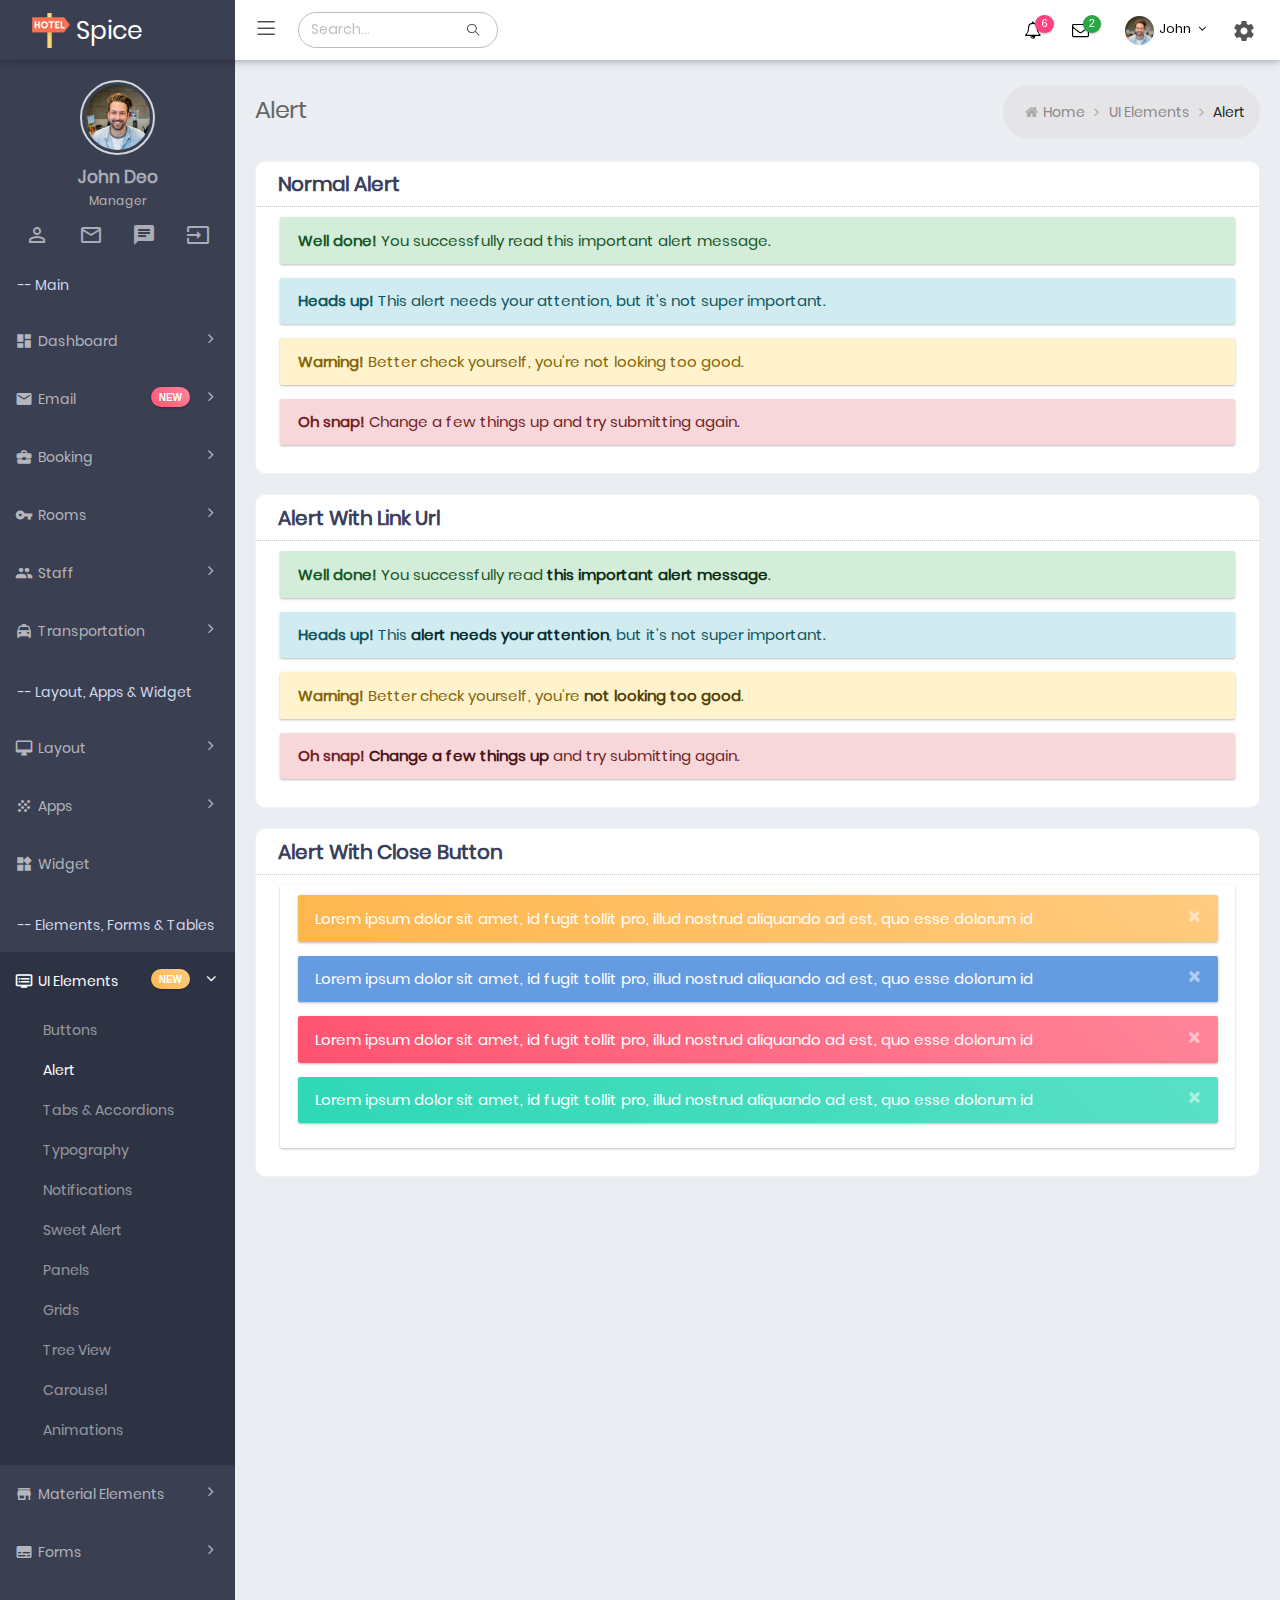
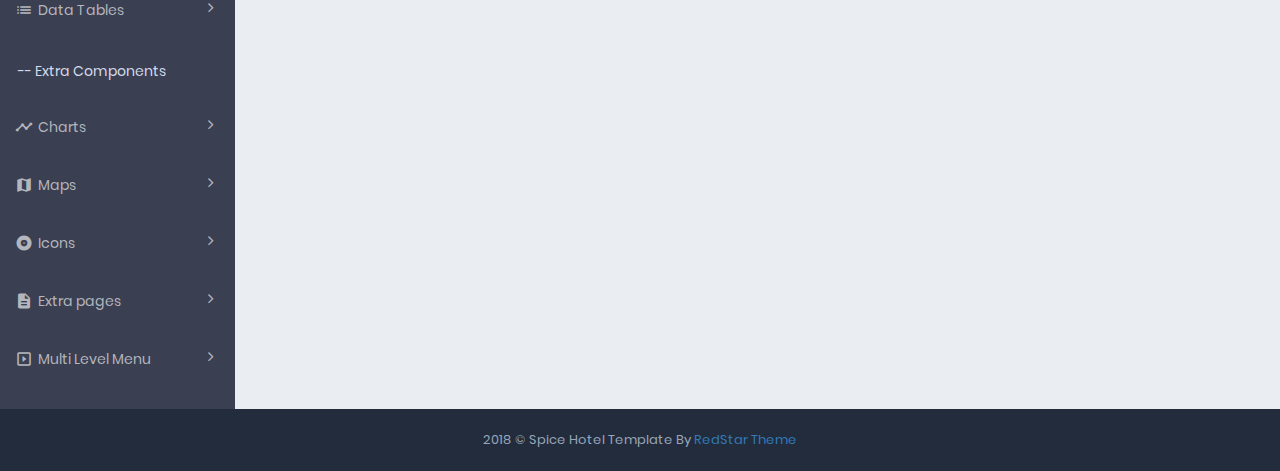
<file: hotel/source/alert.html>
<!DOCTYPE html>
<html lang="en">
<!-- BEGIN HEAD -->


<!-- Mirrored from radixtouch.in/templates/admin/hotel/source/alert.html by HTTrack Website Copier/3.x [XR&CO'2014], Mon, 13 Jan 2020 12:40:57 GMT -->
<head>
	<meta charset="utf-8" />
	<meta http-equiv="X-UA-Compatible" content="IE=edge">
	<meta content="width=device-width, initial-scale=1" name="viewport" />
	<meta name="description" content="Responsive Admin Template" />
	<meta name="author" content="SmartUniversity" />
	<title>Spice Hotel | Bootstrap 4 Admin Dashboard Template + UI Kit</title>
	<!-- icons -->
	<link href="assets/plugins/simple-line-icons/simple-line-icons.min.css" rel="stylesheet" type="text/css" />
	<link href="assets/plugins/font-awesome/css/font-awesome.min.css" rel="stylesheet" type="text/css" />
	<!--bootstrap -->
	<link href="assets/plugins/bootstrap/css/bootstrap.min.css" rel="stylesheet" type="text/css" />
	<!-- Material Design Lite CSS -->
	<link rel="stylesheet" href="assets/plugins/material/material.min.css">
	<link rel="stylesheet" href="assets/css/material_style.css">
	<!-- animation -->
	<link href="assets/css/pages/animate_page.css" rel="stylesheet">
	<!-- Template Styles -->
	<link href="assets/css/style.css" rel="stylesheet" type="text/css" />
	<link href="assets/css/plugins.min.css" rel="stylesheet" type="text/css" />
	<link href="assets/css/responsive.css" rel="stylesheet" type="text/css" />
	<link href="assets/css/theme-color.css" rel="stylesheet" type="text/css" />
	<!-- favicon -->
	<link rel="shortcut icon" href="assets/img/favicon.ico" />
</head>
<!-- END HEAD -->

<body
	class="page-header-fixed sidemenu-closed-hidelogo page-content-white page-md header-white dark-sidebar-color logo-dark">
	<div class="page-wrapper">
		<!-- start header -->
		<div class="page-header navbar navbar-fixed-top">
			<div class="page-header-inner ">
				<!-- logo start -->
				<div class="page-logo">
					<a href="index.html">
						<img alt="" src="assets/img/logo.png">
						<span class="logo-default">Spice</span> </a>
				</div>
				<!-- logo end -->
				<ul class="nav navbar-nav navbar-left in">
					<li><a href="#" class="menu-toggler sidebar-toggler"><i class="icon-menu"></i></a></li>
				</ul>
				<form class="search-form-opened" action="#" method="GET">
					<div class="input-group">
						<input type="text" class="form-control" placeholder="Search..." name="query">
						<span class="input-group-btn search-btn">
							<a href="javascript:;" class="btn submit">
								<i class="icon-magnifier"></i>
							</a>
						</span>
					</div>
				</form>
				<!-- start mobile menu -->
				<a href="javascript:;" class="menu-toggler responsive-toggler" data-toggle="collapse"
					data-target=".navbar-collapse">
					<span></span>
				</a>
				<!-- end mobile menu -->
				<!-- start header menu -->
				<div class="top-menu">
					<ul class="nav navbar-nav pull-right">
						<!-- start notification dropdown -->
						<li class="dropdown dropdown-extended dropdown-notification" id="header_notification_bar">
							<a href="javascript:;" class="dropdown-toggle" data-toggle="dropdown" data-hover="dropdown"
								data-close-others="true">
								<i class="fa fa-bell-o"></i>
								<span class="badge headerBadgeColor1"> 6 </span>
							</a>
							<ul class="dropdown-menu animated swing">
								<li class="external">
									<h3><span class="bold">Notifications</span></h3>
									<span class="notification-label purple-bgcolor">New 6</span>
								</li>
								<li>
									<ul class="dropdown-menu-list small-slimscroll-style" data-handle-color="#637283">
										<li>
											<a href="javascript:;">
												<span class="time">just now</span>
												<span class="details">
													<span class="notification-icon circle deepPink-bgcolor"><i
															class="fa fa-check"></i></span> Congratulations!. </span>
											</a>
										</li>
										<li>
											<a href="javascript:;">
												<span class="time">3 mins</span>
												<span class="details">
													<span class="notification-icon circle purple-bgcolor"><i
															class="fa fa-user o"></i></span>
													<b>John Micle </b>is now following you. </span>
											</a>
										</li>
										<li>
											<a href="javascript:;">
												<span class="time">7 mins</span>
												<span class="details">
													<span class="notification-icon circle blue-bgcolor"><i
															class="fa fa-comments-o"></i></span>
													<b>Sneha Jogi </b>sent you a message. </span>
											</a>
										</li>
										<li>
											<a href="javascript:;">
												<span class="time">12 mins</span>
												<span class="details">
													<span class="notification-icon circle pink"><i
															class="fa fa-heart"></i></span>
													<b>Ravi Patel </b>like your photo. </span>
											</a>
										</li>
										<li>
											<a href="javascript:;">
												<span class="time">15 mins</span>
												<span class="details">
													<span class="notification-icon circle yellow"><i
															class="fa fa-warning"></i></span> Warning! </span>
											</a>
										</li>
										<li>
											<a href="javascript:;">
												<span class="time">10 hrs</span>
												<span class="details">
													<span class="notification-icon circle red"><i
															class="fa fa-times"></i></span> Application error. </span>
											</a>
										</li>
									</ul>
									<div class="dropdown-menu-footer">
										<a href="javascript:void(0)"> All notifications </a>
									</div>
								</li>
							</ul>
						</li>
						<!-- end notification dropdown -->
						<!-- start message dropdown -->
						<li class="dropdown dropdown-extended dropdown-inbox" id="header_inbox_bar">
							<a href="javascript:;" class="dropdown-toggle" data-toggle="dropdown" data-hover="dropdown"
								data-close-others="true">
								<i class="fa fa-envelope-o"></i>
								<span class="badge headerBadgeColor2"> 2 </span>
							</a>
							<ul class="dropdown-menu animated slideInDown">
								<li class="external">
									<h3><span class="bold">Messages</span></h3>
									<span class="notification-label cyan-bgcolor">New 2</span>
								</li>
								<li>
									<ul class="dropdown-menu-list small-slimscroll-style" data-handle-color="#637283">
										<li>
											<a href="#">
												<span class="photo">
													<img src="assets/img/user/user2.jpg" class="img-circle" alt="">
												</span>
												<span class="subject">
													<span class="from"> Sarah Smith </span>
													<span class="time">Just Now </span>
												</span>
												<span class="message"> Jatin I found you on LinkedIn... </span>
											</a>
										</li>
										<li>
											<a href="#">
												<span class="photo">
													<img src="assets/img/user/user3.jpg" class="img-circle" alt="">
												</span>
												<span class="subject">
													<span class="from"> John Deo </span>
													<span class="time">16 mins </span>
												</span>
												<span class="message"> Fwd: Important Notice Regarding Your Domain
													Name... </span>
											</a>
										</li>
										<li>
											<a href="#">
												<span class="photo">
													<img src="assets/img/user/user1.jpg" class="img-circle" alt="">
												</span>
												<span class="subject">
													<span class="from"> Rajesh </span>
													<span class="time">2 hrs </span>
												</span>
												<span class="message"> pls take a print of attachments. </span>
											</a>
										</li>
										<li>
											<a href="#">
												<span class="photo">
													<img src="assets/img/user/user8.jpg" class="img-circle" alt="">
												</span>
												<span class="subject">
													<span class="from"> Lina Smith </span>
													<span class="time">40 mins </span>
												</span>
												<span class="message"> Apply for Ortho Surgeon </span>
											</a>
										</li>
										<li>
											<a href="#">
												<span class="photo">
													<img src="assets/img/user/user5.jpg" class="img-circle" alt="">
												</span>
												<span class="subject">
													<span class="from"> Jacob Ryan </span>
													<span class="time">46 mins </span>
												</span>
												<span class="message"> Request for leave application. </span>
											</a>
										</li>
									</ul>
									<div class="dropdown-menu-footer">
										<a href="#"> All Messages </a>
									</div>
								</li>
							</ul>
						</li>
						<!-- end message dropdown -->
						<!-- start manage user dropdown -->
						<li class="dropdown dropdown-user">
							<a href="javascript:;" class="dropdown-toggle" data-toggle="dropdown" data-hover="dropdown"
								data-close-others="true">
								<img alt="" class="img-circle " src="assets/img/dp.jpg" />
								<span class="username username-hide-on-mobile"> John </span>
								<i class="fa fa-angle-down"></i>
							</a>
							<ul class="dropdown-menu dropdown-menu-default animated jello">
								<li>
									<a href="user_profile.html">
										<i class="icon-user"></i> Profile </a>
								</li>
								<li>
									<a href="#">
										<i class="icon-settings"></i> Settings
									</a>
								</li>
								<li>
									<a href="#">
										<i class="icon-directions"></i> Help
									</a>
								</li>
								<li class="divider"> </li>
								<li>
									<a href="lock_screen.html">
										<i class="icon-lock"></i> Lock
									</a>
								</li>
								<li>
									<a href="login.html">
										<i class="icon-logout"></i> Log Out </a>
								</li>
							</ul>
						</li>
						<!-- end manage user dropdown -->
						<li class="dropdown dropdown-quick-sidebar-toggler">
							<a id="headerSettingButton" class="mdl-button mdl-js-button mdl-button--icon pull-right"
								data-upgraded=",MaterialButton">
								<i class="material-icons">settings</i>
							</a>
						</li>
					</ul>
				</div>
			</div>
		</div>
		<!-- end header -->
		<!-- start page container -->
		<div class="page-container">
			<!-- start sidebar menu -->
			<div class="sidebar-container">
				<div class="sidemenu-container navbar-collapse collapse fixed-menu">
					<div id="remove-scroll">
						<ul class="sidemenu page-header-fixed p-t-20" data-keep-expanded="false" data-auto-scroll="true"
							data-slide-speed="200">
							<li class="sidebar-toggler-wrapper hide">
								<div class="sidebar-toggler">
									<span></span>
								</div>
							</li>
							<li class="sidebar-user-panel">
								<div class="user-panel">
									<div class="row">
										<div class="sidebar-userpic">
											<img src="assets/img/dp.jpg" class="img-responsive" alt=""> </div>
									</div>
									<div class="profile-usertitle">
										<div class="sidebar-userpic-name"> John Deo </div>
										<div class="profile-usertitle-job"> Manager </div>
									</div>
									<div class="sidebar-userpic-btn">
										<a class="tooltips" href="user_profile.html" data-placement="top"
											data-original-title="Profile">
											<i class="material-icons">person_outline</i>
										</a>
										<a class="tooltips" href="email_inbox.html" data-placement="top"
											data-original-title="Mail">
											<i class="material-icons">mail_outline</i>
										</a>
										<a class="tooltips" href="chat.html" data-placement="top"
											data-original-title="Chat">
											<i class="material-icons">chat</i>
										</a>
										<a class="tooltips" href="login.html" data-placement="top"
											data-original-title="Logout">
											<i class="material-icons">input</i>
										</a>
									</div>
								</div>
							</li>
							<li class="menu-heading">
								<span>-- Main</span>
							</li>
							<li class="nav-item start">
								<a href="#" class="nav-link nav-toggle">
									<i class="material-icons">dashboard</i>
									<span class="title">Dashboard</span>
									<span class="arrow"></span>
								</a>
								<ul class="sub-menu">
									<li class="nav-item">
										<a href="index.html" class="nav-link ">
											<span class="title">Dashboard 1</span>
										</a>
									</li>
									<li class="nav-item ">
										<a href="dashboard2.html" class="nav-link ">
											<span class="title">Dashboard 2</span>
										</a>
									</li>
								</ul>
							</li>
							<li class="nav-item">
								<a href="#" class="nav-link nav-toggle">
									<i class="material-icons">email</i>
									<span class="title">Email</span>
									<span class="arrow"></span>
									<span class="label label-rouded label-menu label-danger">new</span>
								</a>
								<ul class="sub-menu">
									<li class="nav-item">
										<a href="email_inbox.html" class="nav-link ">
											<span class="title">Inbox</span>
										</a>
									</li>
									<li class="nav-item">
										<a href="email_view.html" class="nav-link ">
											<span class="title">View Mail</span>
										</a>
									</li>
									<li class="nav-item">
										<a href="email_compose.html" class="nav-link ">
											<span class="title">Compose Mail</span>
										</a>
									</li>
								</ul>
							</li>
							<li class="nav-item">
								<a href="#" class="nav-link nav-toggle">
									<i class="material-icons">business_center</i>
									<span class="title">Booking</span>
									<span class="arrow"></span>
								</a>
								<ul class="sub-menu">
									<li class="nav-item">
										<a href="new_booking.html" class="nav-link ">
											<span class="title">New Booking</span>
										</a>
									</li>
									<li class="nav-item">
										<a href="view_booking.html" class="nav-link ">
											<span class="title">View Booking</span>
										</a>
									</li>
									<li class="nav-item">
										<a href="edit_booking.html" class="nav-link ">
											<span class="title">Edit Booking</span>
										</a>
									</li>
								</ul>
							</li>
							<li class="nav-item">
								<a href="#" class="nav-link nav-toggle">
									<i class="material-icons">vpn_key</i>
									<span class="title">Rooms</span>
									<span class="arrow"></span>
								</a>
								<ul class="sub-menu">
									<li class="nav-item">
										<a href="add_room.html" class="nav-link ">
											<span class="title">Add Room Details</span>
										</a>
									</li>
									<li class="nav-item">
										<a href="all_rooms.html" class="nav-link ">
											<span class="title">View All Rooms</span>
										</a>
									</li>
									<li class="nav-item">
										<a href="edit_room.html" class="nav-link ">
											<span class="title">Edit Room Details</span>
										</a>
									</li>
								</ul>
							</li>
							<li class="nav-item">
								<a href="#" class="nav-link nav-toggle">
									<i class="material-icons">group</i>
									<span class="title">Staff</span>
									<span class="arrow"></span>
								</a>
								<ul class="sub-menu">
									<li class="nav-item">
										<a href="add_staff.html" class="nav-link ">
											<span class="title">Add Staff Details</span>
										</a>
									</li>
									<li class="nav-item">
										<a href="all_staffs.html" class="nav-link ">
											<span class="title">View All Staffs</span>
										</a>
									</li>
									<li class="nav-item">
										<a href="edit_staff.html" class="nav-link ">
											<span class="title">Edit Staff Details</span>
										</a>
									</li>
								</ul>
							</li>
							<li class="nav-item">
								<a href="#" class="nav-link nav-toggle">
									<i class="material-icons">local_taxi</i>
									<span class="title">Transportation</span>
									<span class="arrow"></span>
								</a>
								<ul class="sub-menu">
									<li class="nav-item">
										<a href="add_vehicle.html" class="nav-link ">
											<span class="title">Add Vehicle Details</span>
										</a>
									</li>
									<li class="nav-item">
										<a href="all_vehicles.html" class="nav-link ">
											<span class="title">View All Vehicle</span>
										</a>
									</li>
									<li class="nav-item">
										<a href="edit_vehicle.html" class="nav-link ">
											<span class="title">Edit Vehicle Details</span>
										</a>
									</li>
								</ul>
							</li>
							<li class="menu-heading m-t-20">
								<span>-- Layout, Apps &amp; Widget</span>
							</li>
							<li class="nav-item">
								<a href="#" class="nav-link nav-toggle"> <i class="material-icons">desktop_mac</i>
									<span class="title">Layout</span> <span class="arrow"></span>
								</a>
								<ul class="sub-menu">
									<li class="nav-item">
										<a href="layout_boxed.html" class="nav-link "> <span class="title">Boxed</span>
										</a>
									</li>
									<li class="nav-item">
										<a href="layout_full_width.html" class="nav-link "> <span class="title">Full
												Width</span>
										</a>
									</li>
									<li class="nav-item">
										<a href="layout_collapse.html" class="nav-link "> <span class="title">Collapse
												Menu</span>
										</a>
									</li>
									<li class="nav-item">
										<a href="layout_right_sidebar.html" class="nav-link "> <span class="title">Right
												Sidebar</span>
										</a>
									</li>
									<li class="nav-item">
										<a href="layout_sidebar_hover_menu.html" class="nav-link "> <span
												class="title">Hover Sidebar Menu</span>
										</a>
									</li>
									<li class="nav-item">
										<a href="layout_mega_menu.html" class="nav-link "> <span class="title">Mega
												Menu</span>
										</a>
									</li>
								</ul>
							</li>
							<li class="nav-item">
								<a href="#" class="nav-link nav-toggle"> <i class="material-icons">grain</i>
									<span class="title">Apps</span> <span class="arrow"></span>
								</a>
								<ul class="sub-menu">
									<li class="nav-item">
										<a href="chat.html" class="nav-link "> <span class="title">Chat</span>
										</a>
									</li>
									<li class="nav-item">
										<a href="contact_list.html" class="nav-link "> <span class="title">Contact
												List</span>
										</a>
									</li>
									<li class="nav-item">
										<a href="contact_grid.html" class="nav-link "> <span class="title">Contact
												Grid</span>
										</a>
									</li>
									<li class="nav-item">
										<a href="gallery.html" class="nav-link "> <span class="title">Gallery</span>
										</a>
									</li>
									<li class="nav-item">
										<a href="support.html" class="nav-link "> <span class="title">Support</span>
										</a>
									</li>
									<li class="nav-item">
										<a href="calendar.html" class="nav-link "> <span class="title">Calendar</span>
										</a>
									</li>
								</ul>
							</li>
							<li class="nav-item">
								<a href="widget.html" class="nav-link nav-toggle"> <i class="material-icons">widgets</i>
									<span class="title">Widget</span>
								</a>
							</li>
							<li class="menu-heading m-t-20">
								<span>-- Elements, Forms &amp; Tables</span>
							</li>
							<li class="nav-item active">
								<a href="#" class="nav-link nav-toggle">
									<i class="material-icons">dvr</i>
									<span class="title">UI Elements</span>
									<span class="label label-rouded label-menu label-warning">new</span>
									<span class="selected"></span>
									<span class="arrow open"></span>
								</a>
								<ul class="sub-menu">
									<li class="nav-item">
										<a href="buttons.html" class="nav-link ">
											<span class="title">Buttons</span>
										</a>
									</li>
									<li class="nav-item active">
										<a href="alert.html" class="nav-link ">
											<span class="title">Alert</span>
											<span class="selected"></span>
										</a>
									</li>
									<li class="nav-item">
										<a href="tabs_accordions_navs.html" class="nav-link ">
											<span class="title">Tabs &amp; Accordions</span>
										</a>
									</li>
									<li class="nav-item">
										<a href="typography.html" class="nav-link ">
											<span class="title">Typography</span>
										</a>
									</li>
									<li class="nav-item">
										<a href="notification.html" class="nav-link ">
											<span class="title">Notifications</span>
										</a>
									</li>
									<li class="nav-item">
										<a href="sweet_alert.html" class="nav-link ">
											<span class="title">Sweet Alert</span>
										</a>
									</li>
									<li class="nav-item">
										<a href="panels.html" class="nav-link ">
											<span class="title">Panels</span>
										</a>
									</li>
									<li class="nav-item">
										<a href="grid.html" class="nav-link ">
											<span class="title">Grids</span>
										</a>
									</li>
									<li class="nav-item">
										<a href="tree.html" class="nav-link ">
											<span class="title">Tree View</span>
										</a>
									</li>
									<li class="nav-item">
										<a href="carousel.html" class="nav-link ">
											<span class="title">Carousel</span>
										</a>
									</li>
									<li class="nav-item">
										<a href="animation.html" class="nav-link ">
											<span class="title">Animations</span>
										</a>
									</li>
								</ul>
							</li>
							<li class="nav-item">
								<a href="#" class="nav-link nav-toggle">
									<i class="material-icons">store</i>
									<span class="title">Material Elements</span>
									<span class="arrow"></span>
								</a>
								<ul class="sub-menu">
									<li class="nav-item">
										<a href="material_button.html" class="nav-link ">
											<span class="title">Buttons</span>
										</a>
									</li>
									<li class="nav-item">
										<a href="material_tab.html" class="nav-link ">
											<span class="title">Tabs</span>
										</a>
									</li>
									<li class="nav-item">
										<a href="material_chips.html" class="nav-link ">
											<span class="title">Chips</span>
										</a>
									</li>
									<li class="nav-item">
										<a href="material_grid.html" class="nav-link ">
											<span class="title">Grid</span>
										</a>
									</li>
									<li class="nav-item">
										<a href="material_form.html" class="nav-link ">
											<span class="title">Form</span>
										</a>
									</li>
									<li class="nav-item">
										<a href="material_datepicker.html" class="nav-link ">
											<span class="title">DatePicker</span>
										</a>
									</li>
									<li class="nav-item">
										<a href="material_select.html" class="nav-link ">
											<span class="title">Select Item</span>
										</a>
									</li>
									<li class="nav-item">
										<a href="material_loading.html" class="nav-link ">
											<span class="title">Loading</span>
										</a>
									</li>
									<li class="nav-item">
										<a href="material_menu.html" class="nav-link ">
											<span class="title">Menu</span>
										</a>
									</li>
									<li class="nav-item">
										<a href="material_slider.html" class="nav-link ">
											<span class="title">Slider</span>
										</a>
									</li>
									<li class="nav-item">
										<a href="material_tables.html" class="nav-link ">
											<span class="title">Tables</span>
										</a>
									</li>
									<li class="nav-item">
										<a href="material_toggle.html" class="nav-link ">
											<span class="title">Toggle</span>
										</a>
									</li>
									<li class="nav-item">
										<a href="material_badges.html" class="nav-link ">
											<span class="title">Badges</span>
										</a>
									</li>
								</ul>
							</li>
							<li class="nav-item">
								<a href="javascript:;" class="nav-link nav-toggle">
									<i class="material-icons">subtitles</i>
									<span class="title">Forms </span>
									<span class="arrow"></span>
								</a>
								<ul class="sub-menu">
									<li class="nav-item">
										<a href="layouts_form.html" class="nav-link ">
											<span class="title">Form Layout</span>
										</a>
									</li>
									<li class="nav-item">
										<a href="advance_form.html" class="nav-link ">
											<span class="title">Advance Component</span>
										</a>
									</li>
									<li class="nav-item">
										<a href="validation_form.html" class="nav-link ">
											<span class="title">Form Validation</span>
										</a>
									</li>
									<li class="nav-item">
										<a href="steps.html" class="nav-link ">
											<span class="title">Wizard</span>
										</a>
									</li>
									<li class="nav-item">
										<a href="file_upload.html" class="nav-link ">
											<span class="title">File Upload</span>
										</a>
									</li>
									<li class="nav-item">
										<a href="editable_form.html" class="nav-link ">
											<span class="title">Editor</span>
										</a>
									</li>
								</ul>
							</li>
							<li class="nav-item">
								<a href="javascript:;" class="nav-link nav-toggle">
									<i class="material-icons">list</i>
									<span class="title">Data Tables</span>
									<span class="arrow"></span>
								</a>
								<ul class="sub-menu">
									<li class="nav-item">
										<a href="basic_table.html" class="nav-link ">
											<span class="title">Basic Tables</span>
										</a>
									</li>
									<li class="nav-item">
										<a href="advanced_table.html" class="nav-link ">
											<span class="title">Advance Tables</span>
										</a>
									</li>
									<li class="nav-item">
										<a href="editable_table.html" class="nav-link ">
											<span class="title">Editable Tables</span>
										</a>
									</li>
									<li class="nav-item">
										<a href="group_table.html" class="nav-link ">
											<span class="title">Grouping</span>
										</a>
									</li>
									<li class="nav-item">
										<a href="table_data.html" class="nav-link ">
											<span class="title">Tables With Sourced Data</span>
										</a>
									</li>
								</ul>
							</li>
							<li class="menu-heading m-t-20">
								<span>-- Extra Components</span>
							</li>
							<li class="nav-item">
								<a href="javascript:;" class="nav-link nav-toggle">
									<i class="material-icons">timeline</i>
									<span class="title">Charts</span>
									<span class="arrow"></span>
								</a>
								<ul class="sub-menu">
									<li class="nav-item">
										<a href="charts_echarts.html" class="nav-link ">
											<span class="title">eCharts</span>
										</a>
									</li>
									<li class="nav-item">
										<a href="charts_morris.html" class="nav-link ">
											<span class="title">Morris Charts</span>
										</a>
									</li>
									<li class="nav-item">
										<a href="charts_chartjs.html" class="nav-link ">
											<span class="title">Chartjs</span>
										</a>
									</li>
								</ul>
							</li>
							<li class="nav-item">
								<a href="javascript:;" class="nav-link nav-toggle">
									<i class="material-icons">map</i>
									<span class="title">Maps</span>
									<span class="arrow"></span>
								</a>
								<ul class="sub-menu">
									<li class="nav-item">
										<a href="google_maps.html" class="nav-link ">
											<span class="title">Google Maps</span>
										</a>
									</li>
									<li class="nav-item">
										<a href="vector_maps.html" class="nav-link ">
											<span class="title">Vector Maps</span>
										</a>
									</li>
								</ul>
							</li>
							<li class="nav-item">
								<a href="#" class="nav-link nav-toggle"> <i class="material-icons">album</i>
									<span class="title">Icons</span> <span class="arrow"></span>
								</a>
								<ul class="sub-menu">
									<li class="nav-item">
										<a href="fontawesome_icons.html" class="nav-link "> <span class="title">Font
												Awesome</span>
										</a>
									</li>
									<li class="nav-item">
										<a href="simpleline_icons.html" class="nav-link "> <span class="title">Simple
												Line Icon</span>
										</a>
									</li>
									<li class="nav-item">
										<a href="material_icons.html" class="nav-link "> <span class="title">Material
												Icon</span>
										</a>
									</li>
								</ul>
							</li>
							<li class="nav-item">
								<a href="javascript:;" class="nav-link nav-toggle"> <i
										class="material-icons">description</i>
									<span class="title">Extra pages</span>
									<span class="arrow"></span>
								</a>
								<ul class="sub-menu">
									<li class="nav-item">
										<a href="timeline.html" class="nav-link "> <span class="title">Timeline</span>
										</a>
									</li>
									<li class="nav-item">
										<a href="login.html" class="nav-link "> <span class="title">Login</span>
										</a>
									</li>
									<li class="nav-item">
										<a href="sign_up.html" class="nav-link "> <span
												class="title">Registration</span>
										</a>
									</li>
									<li class="nav-item">
										<a href="user_profile.html" class="nav-link "><span class="title">Profile</span>
										</a>
									</li>
									<li class="nav-item">
										<a href="pricing.html" class="nav-link "><span class="title">Pricing</span>
										</a>
									</li>
									<li class="nav-item">
										<a href="contactus.html" class="nav-link "> <span class="title">Contact
												Us</span>
										</a>
									</li>
									<li class="nav-item">
										<a href="invoice.html" class="nav-link "><span class="title">Invoice</span>
										</a>
									</li>
									<li class="nav-item">
										<a href="faq.html" class="nav-link "><span class="title">Faq</span>
										</a>
									</li>
									<li class="nav-item">
										<a href="lock_screen.html" class="nav-link "> <span class="title">Lock
												Screen</span>
										</a>
									</li>
									<li class="nav-item">
										<a href="page-404.html" class="nav-link "> <span class="title">404 Page</span>
										</a>
									</li>
									<li class="nav-item">
										<a href="page-500.html" class="nav-link "> <span class="title">500 Page</span>
										</a>
									</li>
									<li class="nav-item">
										<a href="blank_page.html" class="nav-link "> <span class="title">Blank
												Page</span>
										</a>
									</li>
								</ul>
							</li>
							<li class="nav-item">
								<a href="javascript:;" class="nav-link nav-toggle">
									<i class="material-icons">slideshow</i>
									<span class="title">Multi Level Menu</span>
									<span class="arrow "></span>
								</a>
								<ul class="sub-menu">
									<li class="nav-item">
										<a href="javascript:;" class="nav-link nav-toggle">
											<i class="fa fa-university"></i> Item 1
											<span class="arrow"></span>
										</a>
										<ul class="sub-menu">
											<li class="nav-item">
												<a href="javascript:;" class="nav-link nav-toggle">
													<i class="fa fa-bell-o"></i> Arrow Toggle
													<span class="arrow "></span>
												</a>
												<ul class="sub-menu">
													<li class="nav-item">
														<a href="javascript:;" class="nav-link">
															<i class="fa fa-calculator"></i> Sample Link 1</a>
													</li>
													<li class="nav-item">
														<a href="#" class="nav-link">
															<i class="fa fa-clone"></i> Sample Link 2</a>
													</li>
													<li class="nav-item">
														<a href="#" class="nav-link">
															<i class="fa fa-cogs"></i> Sample Link 3</a>
													</li>
												</ul>
											</li>
											<li class="nav-item">
												<a href="#" class="nav-link">
													<i class="fa fa-file-pdf-o"></i> Sample Link 1</a>
											</li>
											<li class="nav-item">
												<a href="#" class="nav-link">
													<i class="fa fa-rss"></i> Sample Link 2</a>
											</li>
											<li class="nav-item">
												<a href="#" class="nav-link">
													<i class="fa fa-hdd-o"></i> Sample Link 3</a>
											</li>
										</ul>
									</li>
									<li class="nav-item">
										<a href="javascript:;" class="nav-link nav-toggle">
											<i class="fa fa-gavel"></i> Arrow Toggle
											<span class="arrow"></span>
										</a>
										<ul class="sub-menu">
											<li class="nav-item">
												<a href="#" class="nav-link">
													<i class="fa fa-paper-plane"></i> Sample Link 1</a>
											</li>
											<li class="nav-item">
												<a href="#" class="nav-link">
													<i class="fa fa-power-off"></i> Sample Link 1</a>
											</li>
											<li class="nav-item">
												<a href="#" class="nav-link">
													<i class="fa fa-recycle"></i> Sample Link 1
												</a>
											</li>
										</ul>
									</li>
									<li class="nav-item">
										<a href="#" class="nav-link">
											<i class="fa fa-volume-up"></i> Item 3 </a>
									</li>
								</ul>
							</li>
						</ul>
					</div>
				</div>
			</div>
			<!-- end sidebar menu -->
			<!-- start page content -->
			<div class="page-content-wrapper">
				<div class="page-content">
					<div class="page-bar">
						<div class="page-title-breadcrumb">
							<div class=" pull-left">
								<div class="page-title">Alert</div>
							</div>
							<ol class="breadcrumb page-breadcrumb pull-right">
								<li><i class="fa fa-home"></i>&nbsp;<a class="parent-item"
										href="index.html">Home</a>&nbsp;<i class="fa fa-angle-right"></i>
								</li>
								<li><a class="parent-item" href="#">UI Elements</a>&nbsp;<i
										class="fa fa-angle-right"></i>
								</li>
								<li class="active">Alert</li>
							</ol>
						</div>
					</div>
					<div class="row">
						<div class="col-sm-12">
							<div class="card-box">
								<div class="card-head">
									<header>Normal Alert</header>
								</div>
								<div class="card-body ">
									<div class="alert alert-success">
										<strong>Well done!</strong> You successfully read this important alert message.
									</div>
									<div class="alert alert-info">
										<strong>Heads up!</strong> This alert needs your attention, but it's not super
										important.
									</div>
									<div class="alert alert-warning">
										<strong>Warning!</strong> Better check yourself, you're not looking too good.
									</div>
									<div class="alert alert-danger">
										<strong>Oh snap!</strong> Change a few things up and try submitting again.
									</div>
								</div>
							</div>
						</div>
					</div>
					<div class="row">
						<div class="col-sm-12">
							<div class="card-box">
								<div class="card-head">
									<header>Alert With Link Url</header>
								</div>
								<div class="card-body ">
									<div class="alert alert-success">
										<strong>Well done!</strong> You successfully read <a href="javascript:void(0);"
											class="alert-link">this important alert message</a>.
									</div>
									<div class="alert alert-info">
										<strong>Heads up!</strong> This <a href="javascript:void(0);"
											class="alert-link">alert needs your attention</a>, but it's not super
										important.
									</div>
									<div class="alert alert-warning">
										<strong>Warning!</strong> Better check yourself, you're <a
											href="javascript:void(0);" class="alert-link">not looking too good</a>.
									</div>
									<div class="alert alert-danger">
										<strong>Oh snap!</strong> <a href="javascript:void(0);"
											class="alert-link">Change a few things up</a> and try submitting again.
									</div>
								</div>
							</div>
						</div>
					</div>
					<div class="row">
						<div class="col-sm-12">
							<div class="card-box">
								<div class="card-head">
									<header>Alert With Close Button</header>
								</div>
								<div class="card-body ">
									<div class="alert bg-pink">
										<div class="alert label-warning alert-dismissible" role="alert">
											<button type="button" class="close" data-dismiss="alert"
												aria-label="Close"><span aria-hidden="true">&times;</span></button>
											Lorem ipsum dolor sit amet, id fugit tollit pro, illud nostrud aliquando ad
											est, quo esse dolorum id
										</div>
										<div class="alert label-info alert-dismissible" role="alert">
											<button type="button" class="close" data-dismiss="alert"
												aria-label="Close"><span aria-hidden="true">&times;</span></button>
											Lorem ipsum dolor sit amet, id fugit tollit pro, illud nostrud aliquando ad
											est, quo esse dolorum id
										</div>
										<div class="alert label-danger alert-dismissible" role="alert">
											<button type="button" class="close" data-dismiss="alert"
												aria-label="Close"><span aria-hidden="true">&times;</span></button>
											Lorem ipsum dolor sit amet, id fugit tollit pro, illud nostrud aliquando ad
											est, quo esse dolorum id
										</div>
										<div class="alert label-success alert-dismissible" role="alert">
											<button type="button" class="close" data-dismiss="alert"
												aria-label="Close"><span aria-hidden="true">&times;</span></button>
											Lorem ipsum dolor sit amet, id fugit tollit pro, illud nostrud aliquando ad
											est, quo esse dolorum id
										</div>
									</div>
								</div>
							</div>
						</div>
					</div>
				</div>
			</div>
			<!-- end page content -->
			<!-- start chat sidebar -->
			<div class="chat-sidebar-container" data-close-on-body-click="false">
				<div class="chat-sidebar">
					<ul class="nav nav-tabs">
						<li class="nav-item">
							<a href="#quick_sidebar_tab_1" class="nav-link active tab-icon" data-toggle="tab">Theme
							</a>
						</li>
						<li class="nav-item">
							<a href="#quick_sidebar_tab_2" class="nav-link tab-icon" data-toggle="tab"> Chat
							</a>
						</li>
						<li class="nav-item">
							<a href="#quick_sidebar_tab_3" class="nav-link tab-icon" data-toggle="tab"> Settings
							</a>
						</li>
					</ul>
					<div class="tab-content">
						<div class="tab-pane chat-sidebar-settings in show active animated shake" role="tabpanel"
							id="quick_sidebar_tab_1">
							<div class="slimscroll-style">
								<div class="theme-light-dark">
									<h6>Sidebar Theme</h6>
									<button type="button" data-theme="white"
										class="btn lightColor btn-outline btn-circle m-b-10 theme-button">Light
										Sidebar</button>
									<button type="button" data-theme="dark"
										class="btn dark btn-outline btn-circle m-b-10 theme-button">Dark
										Sidebar</button>
								</div>
								<div class="theme-light-dark">
									<h6>Sidebar Color</h6>
									<ul class="list-unstyled">
										<li class="complete">
											<div class="theme-color sidebar-theme">
												<a href="#" data-theme="white"><span class="head"></span><span
														class="cont"></span></a>
												<a href="#" data-theme="dark"><span class="head"></span><span
														class="cont"></span></a>
												<a href="#" data-theme="blue"><span class="head"></span><span
														class="cont"></span></a>
												<a href="#" data-theme="indigo"><span class="head"></span><span
														class="cont"></span></a>
												<a href="#" data-theme="cyan"><span class="head"></span><span
														class="cont"></span></a>
												<a href="#" data-theme="green"><span class="head"></span><span
														class="cont"></span></a>
												<a href="#" data-theme="red"><span class="head"></span><span
														class="cont"></span></a>
											</div>
										</li>
									</ul>
									<h6>Header Brand color</h6>
									<ul class="list-unstyled">
										<li class="theme-option">
											<div class="theme-color logo-theme">
												<a href="#" data-theme="logo-white"><span class="head"></span><span
														class="cont"></span></a>
												<a href="#" data-theme="logo-dark"><span class="head"></span><span
														class="cont"></span></a>
												<a href="#" data-theme="logo-blue"><span class="head"></span><span
														class="cont"></span></a>
												<a href="#" data-theme="logo-indigo"><span class="head"></span><span
														class="cont"></span></a>
												<a href="#" data-theme="logo-cyan"><span class="head"></span><span
														class="cont"></span></a>
												<a href="#" data-theme="logo-green"><span class="head"></span><span
														class="cont"></span></a>
												<a href="#" data-theme="logo-red"><span class="head"></span><span
														class="cont"></span></a>
											</div>
										</li>
									</ul>
									<h6>Header color</h6>
									<ul class="list-unstyled">
										<li class="theme-option">
											<div class="theme-color header-theme">
												<a href="#" data-theme="header-white"><span class="head"></span><span
														class="cont"></span></a>
												<a href="#" data-theme="header-dark"><span class="head"></span><span
														class="cont"></span></a>
												<a href="#" data-theme="header-blue"><span class="head"></span><span
														class="cont"></span></a>
												<a href="#" data-theme="header-indigo"><span class="head"></span><span
														class="cont"></span></a>
												<a href="#" data-theme="header-cyan"><span class="head"></span><span
														class="cont"></span></a>
												<a href="#" data-theme="header-green"><span class="head"></span><span
														class="cont"></span></a>
												<a href="#" data-theme="header-red"><span class="head"></span><span
														class="cont"></span></a>
											</div>
										</li>
									</ul>
								</div>
							</div>
						</div>
						<!-- Start Doctor Chat -->
						<div class="tab-pane chat-sidebar-chat animated slideInRight" id="quick_sidebar_tab_2">
							<div class="chat-sidebar-list">
								<div class="chat-sidebar-chat-users slimscroll-style" data-rail-color="#ddd"
									data-wrapper-class="chat-sidebar-list">
									<div class="chat-header">
										<h5 class="list-heading">Online</h5>
									</div>
									<ul class="media-list list-items">
										<li class="media"><img class="media-object" src="assets/img/user/user3.jpg"
												width="35" height="35" alt="...">
											<i class="online dot"></i>
											<div class="media-body">
												<h5 class="media-heading">John Deo</h5>
												<div class="media-heading-sub">Spine Surgeon</div>
											</div>
										</li>
										<li class="media">
											<div class="media-status">
												<span class="badge badge-success">5</span>
											</div> <img class="media-object" src="assets/img/user/user1.jpg" width="35"
												height="35" alt="...">
											<i class="busy dot"></i>
											<div class="media-body">
												<h5 class="media-heading">Rajesh</h5>
												<div class="media-heading-sub">Director</div>
											</div>
										</li>
										<li class="media"><img class="media-object" src="assets/img/user/user5.jpg"
												width="35" height="35" alt="...">
											<i class="away dot"></i>
											<div class="media-body">
												<h5 class="media-heading">Jacob Ryan</h5>
												<div class="media-heading-sub">Ortho Surgeon</div>
											</div>
										</li>
										<li class="media">
											<div class="media-status">
												<span class="badge badge-danger">8</span>
											</div> <img class="media-object" src="assets/img/user/user4.jpg" width="35"
												height="35" alt="...">
											<i class="online dot"></i>
											<div class="media-body">
												<h5 class="media-heading">Kehn Anderson</h5>
												<div class="media-heading-sub">CEO</div>
											</div>
										</li>
										<li class="media"><img class="media-object" src="assets/img/user/user2.jpg"
												width="35" height="35" alt="...">
											<i class="busy dot"></i>
											<div class="media-body">
												<h5 class="media-heading">Sarah Smith</h5>
												<div class="media-heading-sub">Anaesthetics</div>
											</div>
										</li>
										<li class="media"><img class="media-object" src="assets/img/user/user7.jpg"
												width="35" height="35" alt="...">
											<i class="online dot"></i>
											<div class="media-body">
												<h5 class="media-heading">Vlad Cardella</h5>
												<div class="media-heading-sub">Cardiologist</div>
											</div>
										</li>
									</ul>
									<div class="chat-header">
										<h5 class="list-heading">Offline</h5>
									</div>
									<ul class="media-list list-items">
										<li class="media">
											<div class="media-status">
												<span class="badge badge-warning">4</span>
											</div> <img class="media-object" src="assets/img/user/user6.jpg" width="35"
												height="35" alt="...">
											<i class="offline dot"></i>
											<div class="media-body">
												<h5 class="media-heading">Jennifer Maklen</h5>
												<div class="media-heading-sub">Nurse</div>
												<div class="media-heading-small">Last seen 01:20 AM</div>
											</div>
										</li>
										<li class="media"><img class="media-object" src="assets/img/user/user8.jpg"
												width="35" height="35" alt="...">
											<i class="offline dot"></i>
											<div class="media-body">
												<h5 class="media-heading">Lina Smith</h5>
												<div class="media-heading-sub">Ortho Surgeon</div>
												<div class="media-heading-small">Last seen 11:14 PM</div>
											</div>
										</li>
										<li class="media">
											<div class="media-status">
												<span class="badge badge-success">9</span>
											</div> <img class="media-object" src="assets/img/user/user9.jpg" width="35"
												height="35" alt="...">
											<i class="offline dot"></i>
											<div class="media-body">
												<h5 class="media-heading">Jeff Adam</h5>
												<div class="media-heading-sub">Compounder</div>
												<div class="media-heading-small">Last seen 3:31 PM</div>
											</div>
										</li>
										<li class="media"><img class="media-object" src="assets/img/user/user10.jpg"
												width="35" height="35" alt="...">
											<i class="offline dot"></i>
											<div class="media-body">
												<h5 class="media-heading">Anjelina Cardella</h5>
												<div class="media-heading-sub">Physiotherapist</div>
												<div class="media-heading-small">Last seen 7:45 PM</div>
											</div>
										</li>
									</ul>
								</div>
							</div>
						</div>
						<!-- End Doctor Chat -->
						<!-- Start Setting Panel -->
						<div class="tab-pane chat-sidebar-settings animated slideInUp" id="quick_sidebar_tab_3">
							<div class="chat-sidebar-settings-list slimscroll-style">
								<div class="chat-header">
									<h5 class="list-heading">Layout Settings</h5>
								</div>
								<div class="chatpane inner-content ">
									<div class="settings-list">
										<div class="setting-item">
											<div class="setting-text">Sidebar Position</div>
											<div class="setting-set">
												<select
													class="sidebar-pos-option form-control input-inline input-sm input-small ">
													<option value="left" selected="selected">Left</option>
													<option value="right">Right</option>
												</select>
											</div>
										</div>
										<div class="setting-item">
											<div class="setting-text">Header</div>
											<div class="setting-set">
												<select
													class="page-header-option form-control input-inline input-sm input-small ">
													<option value="fixed" selected="selected">Fixed</option>
													<option value="default">Default</option>
												</select>
											</div>
										</div>
										<div class="setting-item">
											<div class="setting-text">Sidebar Menu </div>
											<div class="setting-set">
												<select
													class="sidebar-menu-option form-control input-inline input-sm input-small ">
													<option value="accordion" selected="selected">Accordion</option>
													<option value="hover">Hover</option>
												</select>
											</div>
										</div>
										<div class="setting-item">
											<div class="setting-text">Footer</div>
											<div class="setting-set">
												<select
													class="page-footer-option form-control input-inline input-sm input-small ">
													<option value="fixed">Fixed</option>
													<option value="default" selected="selected">Default</option>
												</select>
											</div>
										</div>
									</div>
									<div class="chat-header">
										<h5 class="list-heading">Account Settings</h5>
									</div>
									<div class="settings-list">
										<div class="setting-item">
											<div class="setting-text">Notifications</div>
											<div class="setting-set">
												<div class="switch">
													<label class="mdl-switch mdl-js-switch mdl-js-ripple-effect"
														for="switch-1">
														<input type="checkbox" id="switch-1" class="mdl-switch__input"
															checked>
													</label>
												</div>
											</div>
										</div>
										<div class="setting-item">
											<div class="setting-text">Show Online</div>
											<div class="setting-set">
												<div class="switch">
													<label class="mdl-switch mdl-js-switch mdl-js-ripple-effect"
														for="switch-7">
														<input type="checkbox" id="switch-7" class="mdl-switch__input"
															checked>
													</label>
												</div>
											</div>
										</div>
										<div class="setting-item">
											<div class="setting-text">Status</div>
											<div class="setting-set">
												<div class="switch">
													<label class="mdl-switch mdl-js-switch mdl-js-ripple-effect"
														for="switch-2">
														<input type="checkbox" id="switch-2" class="mdl-switch__input"
															checked>
													</label>
												</div>
											</div>
										</div>
										<div class="setting-item">
											<div class="setting-text">2 Steps Verification</div>
											<div class="setting-set">
												<div class="switch">
													<label class="mdl-switch mdl-js-switch mdl-js-ripple-effect"
														for="switch-3">
														<input type="checkbox" id="switch-3" class="mdl-switch__input"
															checked>
													</label>
												</div>
											</div>
										</div>
									</div>
									<div class="chat-header">
										<h5 class="list-heading">General Settings</h5>
									</div>
									<div class="settings-list">
										<div class="setting-item">
											<div class="setting-text">Location</div>
											<div class="setting-set">
												<div class="switch">
													<label class="mdl-switch mdl-js-switch mdl-js-ripple-effect"
														for="switch-4">
														<input type="checkbox" id="switch-4" class="mdl-switch__input"
															checked>
													</label>
												</div>
											</div>
										</div>
										<div class="setting-item">
											<div class="setting-text">Save Histry</div>
											<div class="setting-set">
												<div class="switch">
													<label class="mdl-switch mdl-js-switch mdl-js-ripple-effect"
														for="switch-5">
														<input type="checkbox" id="switch-5" class="mdl-switch__input"
															checked>
													</label>
												</div>
											</div>
										</div>
										<div class="setting-item">
											<div class="setting-text">Auto Updates</div>
											<div class="setting-set">
												<div class="switch">
													<label class="mdl-switch mdl-js-switch mdl-js-ripple-effect"
														for="switch-6">
														<input type="checkbox" id="switch-6" class="mdl-switch__input"
															checked>
													</label>
												</div>
											</div>
										</div>
									</div>
								</div>
							</div>
						</div>
					</div>
				</div>
			</div>
			<!-- end chat sidebar -->
		</div>
		<!-- end page container -->
		<!-- start footer -->
		<div class="page-footer">
			<div class="page-footer-inner"> 2018 &copy; Spice Hotel Template By
				<a href="mailto:redstartheme@gmail.com" target="_top" class="makerCss">RedStar Theme</a>
			</div>
			<div class="scroll-to-top">
				<i class="icon-arrow-up"></i>
			</div>
		</div>
		<!-- end footer -->
	</div>
	<!-- start js include path -->
	<script src="assets/plugins/jquery/jquery.min.js"></script>
	<script src="assets/plugins/popper/popper.min.js"></script>
	<script src="assets/plugins/jquery-blockui/jquery.blockui.min.js"></script>
	<script src="assets/plugins/jquery-slimscroll/jquery.slimscroll.min.js"></script>
	<!-- bootstrap -->
	<script src="assets/plugins/bootstrap/js/bootstrap.min.js"></script>
	<!-- Common js-->
	<script src="assets/js/app.js"></script>
	<script src="assets/js/layout.js"></script>
	<script src="assets/js/theme-color.js"></script>
	<!-- Material -->
	<script src="assets/plugins/material/material.min.js"></script>
	<!-- animation -->
	<script src="assets/js/pages/ui/animations.js"></script>
	<!-- end js include path -->
</body>


<!-- Mirrored from radixtouch.in/templates/admin/hotel/source/alert.html by HTTrack Website Copier/3.x [XR&CO'2014], Mon, 13 Jan 2020 12:40:57 GMT -->
</html>
</file>
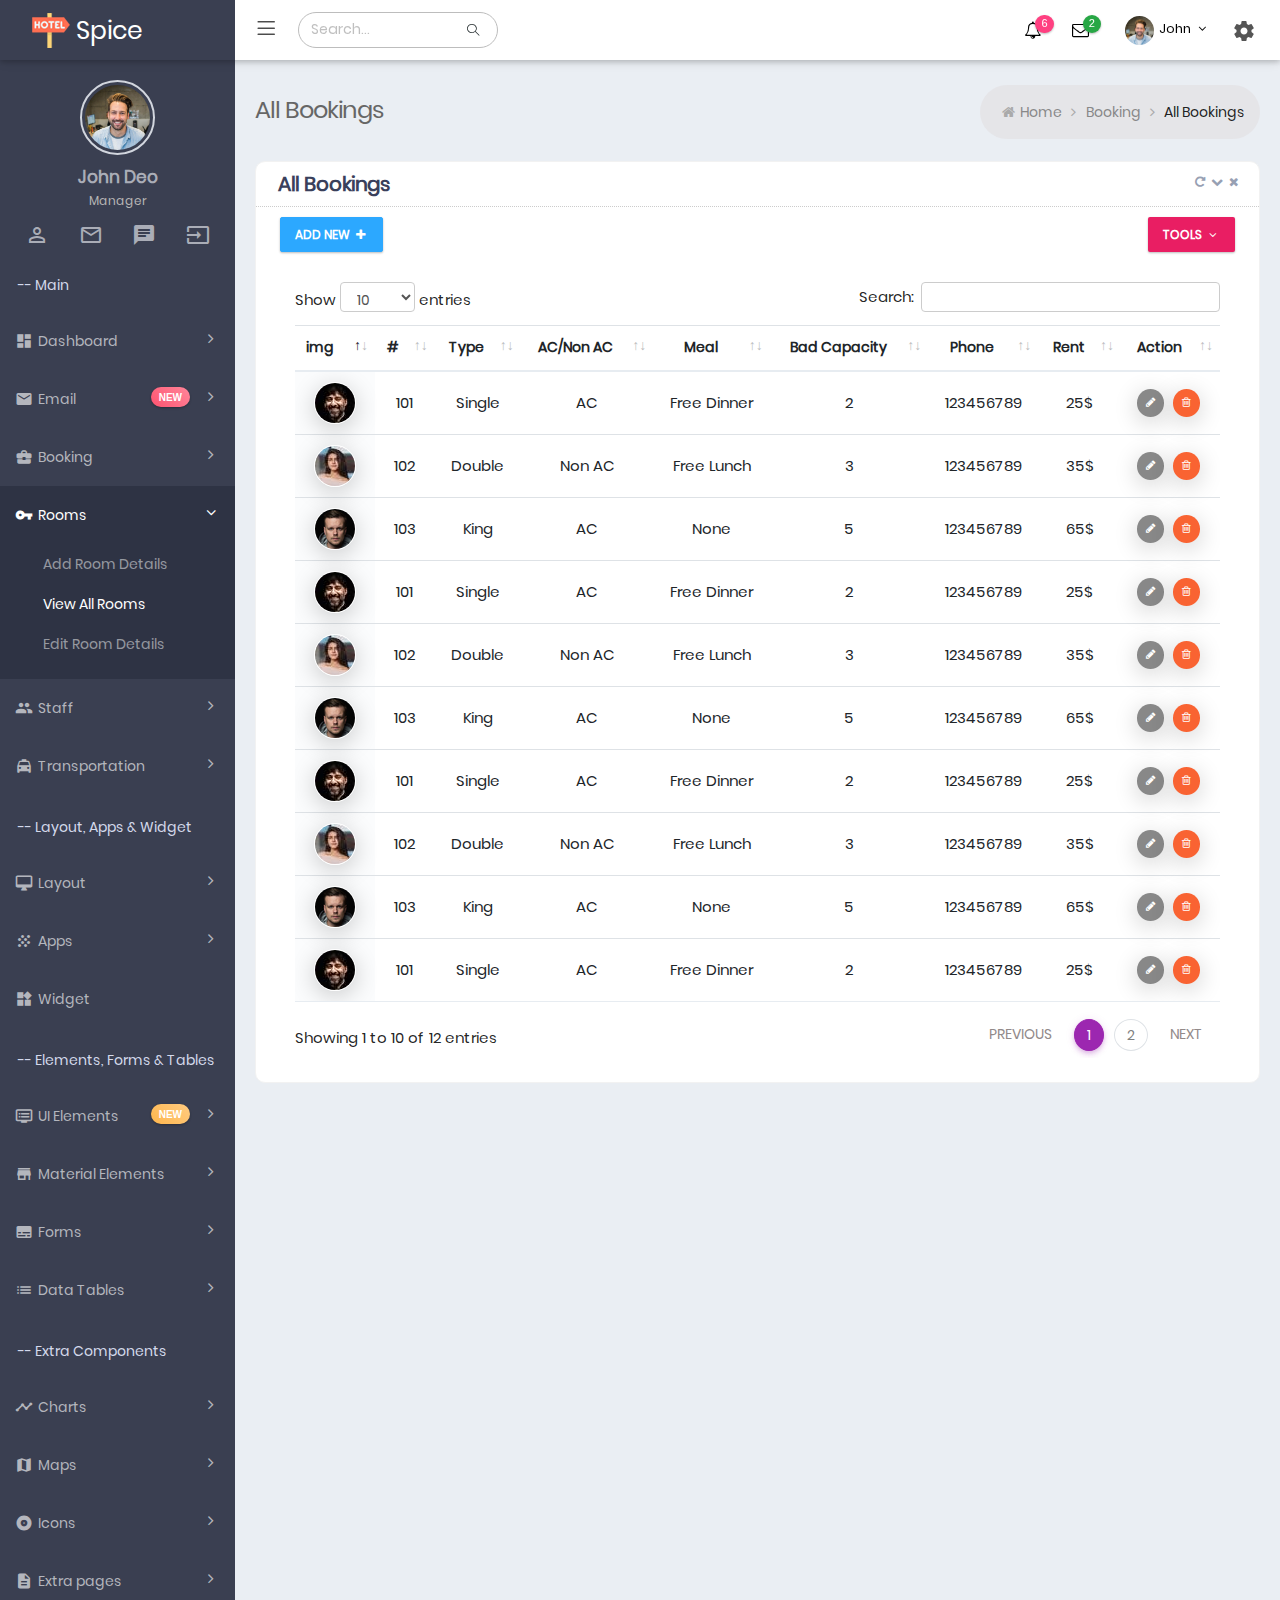
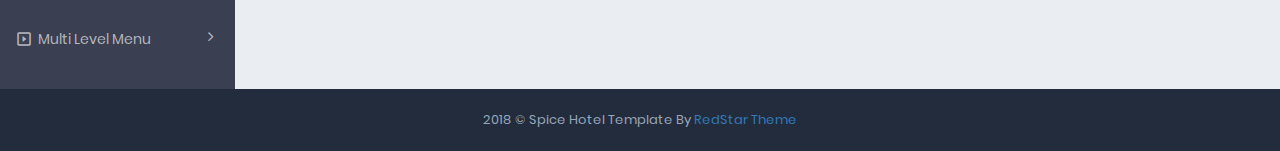
<file: hotel/source/all_rooms.html>
<!DOCTYPE html>
<html lang="en">
<!-- BEGIN HEAD -->


<!-- Mirrored from radixtouch.in/templates/admin/hotel/source/all_rooms.html by HTTrack Website Copier/3.x [XR&CO'2014], Mon, 13 Jan 2020 12:38:32 GMT -->
<head>
	<meta charset="utf-8" />
	<meta http-equiv="X-UA-Compatible" content="IE=edge">
	<meta content="width=device-width, initial-scale=1" name="viewport" />
	<meta name="description" content="Responsive Admin Template" />
	<meta name="author" content="SmartUniversity" />
	<title>Spice Hotel | Bootstrap 4 Admin Dashboard Template + UI Kit</title>
	<!-- icons -->
	<link href="assets/plugins/simple-line-icons/simple-line-icons.min.css" rel="stylesheet" type="text/css" />
	<link href="assets/plugins/font-awesome/css/font-awesome.min.css" rel="stylesheet" type="text/css" />
	<!--bootstrap -->
	<link href="assets/plugins/bootstrap/css/bootstrap.min.css" rel="stylesheet" type="text/css" />
	<!-- Material Design Lite CSS -->
	<link rel="stylesheet" href="assets/plugins/material/material.min.css">
	<link rel="stylesheet" href="assets/css/material_style.css">
	<!-- data tables -->
	<link href="assets/plugins/datatables/plugins/bootstrap/dataTables.bootstrap4.min.css" rel="stylesheet"
		type="text/css" />
	<!-- animation -->
	<link href="assets/css/pages/animate_page.css" rel="stylesheet">
	<!-- Template Styles -->
	<link href="assets/css/style.css" rel="stylesheet" type="text/css" />
	<link href="assets/css/plugins.min.css" rel="stylesheet" type="text/css" />
	<link href="assets/css/responsive.css" rel="stylesheet" type="text/css" />
	<link href="assets/css/theme-color.css" rel="stylesheet" type="text/css" />
	<!-- favicon -->
	<link rel="shortcut icon" href="assets/img/favicon.ico" />
</head>
<!-- END HEAD -->

<body
	class="page-header-fixed sidemenu-closed-hidelogo page-content-white page-md header-white dark-sidebar-color logo-dark">
	<div class="page-wrapper">
		<!-- start header -->
		<div class="page-header navbar navbar-fixed-top">
			<div class="page-header-inner ">
				<!-- logo start -->
				<div class="page-logo">
					<a href="index.html">
						<img alt="" src="assets/img/logo.png">
						<span class="logo-default">Spice</span> </a>
				</div>
				<!-- logo end -->
				<ul class="nav navbar-nav navbar-left in">
					<li><a href="#" class="menu-toggler sidebar-toggler"><i class="icon-menu"></i></a></li>
				</ul>
				<form class="search-form-opened" action="#" method="GET">
					<div class="input-group">
						<input type="text" class="form-control" placeholder="Search..." name="query">
						<span class="input-group-btn search-btn">
							<a href="javascript:;" class="btn submit">
								<i class="icon-magnifier"></i>
							</a>
						</span>
					</div>
				</form>
				<!-- start mobile menu -->
				<a href="javascript:;" class="menu-toggler responsive-toggler" data-toggle="collapse"
					data-target=".navbar-collapse">
					<span></span>
				</a>
				<!-- end mobile menu -->
				<!-- start header menu -->
				<div class="top-menu">
					<ul class="nav navbar-nav pull-right">
						<!-- start notification dropdown -->
						<li class="dropdown dropdown-extended dropdown-notification" id="header_notification_bar">
							<a href="javascript:;" class="dropdown-toggle" data-toggle="dropdown" data-hover="dropdown"
								data-close-others="true">
								<i class="fa fa-bell-o"></i>
								<span class="badge headerBadgeColor1"> 6 </span>
							</a>
							<ul class="dropdown-menu animated swing">
								<li class="external">
									<h3><span class="bold">Notifications</span></h3>
									<span class="notification-label purple-bgcolor">New 6</span>
								</li>
								<li>
									<ul class="dropdown-menu-list small-slimscroll-style" data-handle-color="#637283">
										<li>
											<a href="javascript:;">
												<span class="time">just now</span>
												<span class="details">
													<span class="notification-icon circle deepPink-bgcolor"><i
															class="fa fa-check"></i></span> Congratulations!. </span>
											</a>
										</li>
										<li>
											<a href="javascript:;">
												<span class="time">3 mins</span>
												<span class="details">
													<span class="notification-icon circle purple-bgcolor"><i
															class="fa fa-user o"></i></span>
													<b>John Micle </b>is now following you. </span>
											</a>
										</li>
										<li>
											<a href="javascript:;">
												<span class="time">7 mins</span>
												<span class="details">
													<span class="notification-icon circle blue-bgcolor"><i
															class="fa fa-comments-o"></i></span>
													<b>Sneha Jogi </b>sent you a message. </span>
											</a>
										</li>
										<li>
											<a href="javascript:;">
												<span class="time">12 mins</span>
												<span class="details">
													<span class="notification-icon circle pink"><i
															class="fa fa-heart"></i></span>
													<b>Ravi Patel </b>like your photo. </span>
											</a>
										</li>
										<li>
											<a href="javascript:;">
												<span class="time">15 mins</span>
												<span class="details">
													<span class="notification-icon circle yellow"><i
															class="fa fa-warning"></i></span> Warning! </span>
											</a>
										</li>
										<li>
											<a href="javascript:;">
												<span class="time">10 hrs</span>
												<span class="details">
													<span class="notification-icon circle red"><i
															class="fa fa-times"></i></span> Application error. </span>
											</a>
										</li>
									</ul>
									<div class="dropdown-menu-footer">
										<a href="javascript:void(0)"> All notifications </a>
									</div>
								</li>
							</ul>
						</li>
						<!-- end notification dropdown -->
						<!-- start message dropdown -->
						<li class="dropdown dropdown-extended dropdown-inbox" id="header_inbox_bar">
							<a href="javascript:;" class="dropdown-toggle" data-toggle="dropdown" data-hover="dropdown"
								data-close-others="true">
								<i class="fa fa-envelope-o"></i>
								<span class="badge headerBadgeColor2"> 2 </span>
							</a>
							<ul class="dropdown-menu animated slideInDown">
								<li class="external">
									<h3><span class="bold">Messages</span></h3>
									<span class="notification-label cyan-bgcolor">New 2</span>
								</li>
								<li>
									<ul class="dropdown-menu-list small-slimscroll-style" data-handle-color="#637283">
										<li>
											<a href="#">
												<span class="photo">
													<img src="assets/img/user/user2.jpg" class="img-circle" alt="">
												</span>
												<span class="subject">
													<span class="from"> Sarah Smith </span>
													<span class="time">Just Now </span>
												</span>
												<span class="message"> Jatin I found you on LinkedIn... </span>
											</a>
										</li>
										<li>
											<a href="#">
												<span class="photo">
													<img src="assets/img/user/user3.jpg" class="img-circle" alt="">
												</span>
												<span class="subject">
													<span class="from"> John Deo </span>
													<span class="time">16 mins </span>
												</span>
												<span class="message"> Fwd: Important Notice Regarding Your Domain
													Name... </span>
											</a>
										</li>
										<li>
											<a href="#">
												<span class="photo">
													<img src="assets/img/user/user1.jpg" class="img-circle" alt="">
												</span>
												<span class="subject">
													<span class="from"> Rajesh </span>
													<span class="time">2 hrs </span>
												</span>
												<span class="message"> pls take a print of attachments. </span>
											</a>
										</li>
										<li>
											<a href="#">
												<span class="photo">
													<img src="assets/img/user/user8.jpg" class="img-circle" alt="">
												</span>
												<span class="subject">
													<span class="from"> Lina Smith </span>
													<span class="time">40 mins </span>
												</span>
												<span class="message"> Apply for Ortho Surgeon </span>
											</a>
										</li>
										<li>
											<a href="#">
												<span class="photo">
													<img src="assets/img/user/user5.jpg" class="img-circle" alt="">
												</span>
												<span class="subject">
													<span class="from"> Jacob Ryan </span>
													<span class="time">46 mins </span>
												</span>
												<span class="message"> Request for leave application. </span>
											</a>
										</li>
									</ul>
									<div class="dropdown-menu-footer">
										<a href="#"> All Messages </a>
									</div>
								</li>
							</ul>
						</li>
						<!-- end message dropdown -->
						<!-- start manage user dropdown -->
						<li class="dropdown dropdown-user">
							<a href="javascript:;" class="dropdown-toggle" data-toggle="dropdown" data-hover="dropdown"
								data-close-others="true">
								<img alt="" class="img-circle " src="assets/img/dp.jpg" />
								<span class="username username-hide-on-mobile"> John </span>
								<i class="fa fa-angle-down"></i>
							</a>
							<ul class="dropdown-menu dropdown-menu-default animated jello">
								<li>
									<a href="user_profile.html">
										<i class="icon-user"></i> Profile </a>
								</li>
								<li>
									<a href="#">
										<i class="icon-settings"></i> Settings
									</a>
								</li>
								<li>
									<a href="#">
										<i class="icon-directions"></i> Help
									</a>
								</li>
								<li class="divider"> </li>
								<li>
									<a href="lock_screen.html">
										<i class="icon-lock"></i> Lock
									</a>
								</li>
								<li>
									<a href="login.html">
										<i class="icon-logout"></i> Log Out </a>
								</li>
							</ul>
						</li>
						<!-- end manage user dropdown -->
						<li class="dropdown dropdown-quick-sidebar-toggler">
							<a id="headerSettingButton" class="mdl-button mdl-js-button mdl-button--icon pull-right"
								data-upgraded=",MaterialButton">
								<i class="material-icons">settings</i>
							</a>
						</li>
					</ul>
				</div>
			</div>
		</div>
		<!-- end header -->
		<!-- start page container -->
		<div class="page-container">
			<!-- start sidebar menu -->
			<div class="sidebar-container">
				<div class="sidemenu-container navbar-collapse collapse fixed-menu">
					<div id="remove-scroll">
						<ul class="sidemenu page-header-fixed p-t-20" data-keep-expanded="false" data-auto-scroll="true"
							data-slide-speed="200">
							<li class="sidebar-toggler-wrapper hide">
								<div class="sidebar-toggler">
									<span></span>
								</div>
							</li>
							<li class="sidebar-user-panel">
								<div class="user-panel">
									<div class="row">
										<div class="sidebar-userpic">
											<img src="assets/img/dp.jpg" class="img-responsive" alt=""> </div>
									</div>
									<div class="profile-usertitle">
										<div class="sidebar-userpic-name"> John Deo </div>
										<div class="profile-usertitle-job"> Manager </div>
									</div>
									<div class="sidebar-userpic-btn">
										<a class="tooltips" href="user_profile.html" data-placement="top"
											data-original-title="Profile">
											<i class="material-icons">person_outline</i>
										</a>
										<a class="tooltips" href="email_inbox.html" data-placement="top"
											data-original-title="Mail">
											<i class="material-icons">mail_outline</i>
										</a>
										<a class="tooltips" href="chat.html" data-placement="top"
											data-original-title="Chat">
											<i class="material-icons">chat</i>
										</a>
										<a class="tooltips" href="login.html" data-placement="top"
											data-original-title="Logout">
											<i class="material-icons">input</i>
										</a>
									</div>
								</div>
							</li>
							<li class="menu-heading">
								<span>-- Main</span>
							</li>
							<li class="nav-item start">
								<a href="#" class="nav-link nav-toggle">
									<i class="material-icons">dashboard</i>
									<span class="title">Dashboard</span>
									<span class="arrow"></span>
								</a>
								<ul class="sub-menu">
									<li class="nav-item">
										<a href="index.html" class="nav-link ">
											<span class="title">Dashboard 1</span>
										</a>
									</li>
									<li class="nav-item ">
										<a href="dashboard2.html" class="nav-link ">
											<span class="title">Dashboard 2</span>
										</a>
									</li>
								</ul>
							</li>
							<li class="nav-item">
								<a href="#" class="nav-link nav-toggle">
									<i class="material-icons">email</i>
									<span class="title">Email</span>
									<span class="arrow"></span>
									<span class="label label-rouded label-menu label-danger">new</span>
								</a>
								<ul class="sub-menu">
									<li class="nav-item">
										<a href="email_inbox.html" class="nav-link ">
											<span class="title">Inbox</span>
										</a>
									</li>
									<li class="nav-item">
										<a href="email_view.html" class="nav-link ">
											<span class="title">View Mail</span>
										</a>
									</li>
									<li class="nav-item">
										<a href="email_compose.html" class="nav-link ">
											<span class="title">Compose Mail</span>
										</a>
									</li>
								</ul>
							</li>
							<li class="nav-item">
								<a href="#" class="nav-link nav-toggle">
									<i class="material-icons">business_center</i>
									<span class="title">Booking</span>
									<span class="arrow"></span>
								</a>
								<ul class="sub-menu">
									<li class="nav-item">
										<a href="new_booking.html" class="nav-link ">
											<span class="title">New Booking</span>
										</a>
									</li>
									<li class="nav-item">
										<a href="view_booking.html" class="nav-link ">
											<span class="title">View Booking</span>
										</a>
									</li>
									<li class="nav-item">
										<a href="edit_booking.html" class="nav-link ">
											<span class="title">Edit Booking</span>
										</a>
									</li>
								</ul>
							</li>
							<li class="nav-item active">
								<a href="#" class="nav-link nav-toggle">
									<i class="material-icons">vpn_key</i>
									<span class="title">Rooms</span>
									<span class="selected"></span>
									<span class="arrow open"></span>
								</a>
								<ul class="sub-menu">
									<li class="nav-item">
										<a href="add_room.html" class="nav-link ">
											<span class="title">Add Room Details</span>
										</a>
									</li>
									<li class="nav-item active">
										<a href="all_rooms.html" class="nav-link ">
											<span class="title">View All Rooms</span>
											<span class="selected"></span>
										</a>
									</li>
									<li class="nav-item">
										<a href="edit_room.html" class="nav-link ">
											<span class="title">Edit Room Details</span>
										</a>
									</li>
								</ul>
							</li>
							<li class="nav-item">
								<a href="#" class="nav-link nav-toggle">
									<i class="material-icons">group</i>
									<span class="title">Staff</span>
									<span class="arrow"></span>
								</a>
								<ul class="sub-menu">
									<li class="nav-item">
										<a href="add_staff.html" class="nav-link ">
											<span class="title">Add Staff Details</span>
										</a>
									</li>
									<li class="nav-item">
										<a href="all_staffs.html" class="nav-link ">
											<span class="title">View All Staffs</span>
										</a>
									</li>
									<li class="nav-item">
										<a href="edit_staff.html" class="nav-link ">
											<span class="title">Edit Staff Details</span>
										</a>
									</li>
								</ul>
							</li>
							<li class="nav-item">
								<a href="#" class="nav-link nav-toggle">
									<i class="material-icons">local_taxi</i>
									<span class="title">Transportation</span>
									<span class="arrow"></span>
								</a>
								<ul class="sub-menu">
									<li class="nav-item">
										<a href="add_vehicle.html" class="nav-link ">
											<span class="title">Add Vehicle Details</span>
										</a>
									</li>
									<li class="nav-item">
										<a href="all_vehicles.html" class="nav-link ">
											<span class="title">View All Vehicle</span>
										</a>
									</li>
									<li class="nav-item">
										<a href="edit_vehicle.html" class="nav-link ">
											<span class="title">Edit Vehicle Details</span>
										</a>
									</li>
								</ul>
							</li>
							<li class="menu-heading m-t-20">
								<span>-- Layout, Apps &amp; Widget</span>
							</li>
							<li class="nav-item">
								<a href="#" class="nav-link nav-toggle"> <i class="material-icons">desktop_mac</i>
									<span class="title">Layout</span> <span class="arrow"></span>
								</a>
								<ul class="sub-menu">
									<li class="nav-item">
										<a href="layout_boxed.html" class="nav-link "> <span class="title">Boxed</span>
										</a>
									</li>
									<li class="nav-item">
										<a href="layout_full_width.html" class="nav-link "> <span class="title">Full
												Width</span>
										</a>
									</li>
									<li class="nav-item">
										<a href="layout_collapse.html" class="nav-link "> <span class="title">Collapse
												Menu</span>
										</a>
									</li>
									<li class="nav-item">
										<a href="layout_right_sidebar.html" class="nav-link "> <span class="title">Right
												Sidebar</span>
										</a>
									</li>
									<li class="nav-item">
										<a href="layout_sidebar_hover_menu.html" class="nav-link "> <span
												class="title">Hover Sidebar Menu</span>
										</a>
									</li>
									<li class="nav-item">
										<a href="layout_mega_menu.html" class="nav-link "> <span class="title">Mega
												Menu</span>
										</a>
									</li>
								</ul>
							</li>
							<li class="nav-item">
								<a href="#" class="nav-link nav-toggle"> <i class="material-icons">grain</i>
									<span class="title">Apps</span> <span class="arrow"></span>
								</a>
								<ul class="sub-menu">
									<li class="nav-item">
										<a href="chat.html" class="nav-link "> <span class="title">Chat</span>
										</a>
									</li>
									<li class="nav-item">
										<a href="contact_list.html" class="nav-link "> <span class="title">Contact
												List</span>
										</a>
									</li>
									<li class="nav-item">
										<a href="contact_grid.html" class="nav-link "> <span class="title">Contact
												Grid</span>
										</a>
									</li>
									<li class="nav-item">
										<a href="gallery.html" class="nav-link "> <span class="title">Gallery</span>
										</a>
									</li>
									<li class="nav-item">
										<a href="support.html" class="nav-link "> <span class="title">Support</span>
										</a>
									</li>
									<li class="nav-item">
										<a href="calendar.html" class="nav-link "> <span class="title">Calendar</span>
										</a>
									</li>
								</ul>
							</li>
							<li class="nav-item">
								<a href="widget.html" class="nav-link nav-toggle"> <i class="material-icons">widgets</i>
									<span class="title">Widget</span>
								</a>
							</li>
							<li class="menu-heading m-t-20">
								<span>-- Elements, Forms &amp; Tables</span>
							</li>
							<li class="nav-item">
								<a href="#" class="nav-link nav-toggle">
									<i class="material-icons">dvr</i>
									<span class="title">UI Elements</span>
									<span class="label label-rouded label-menu label-warning">new</span>
									<span class="arrow"></span>
								</a>
								<ul class="sub-menu">
									<li class="nav-item">
										<a href="buttons.html" class="nav-link ">
											<span class="title">Buttons</span>
										</a>
									</li>
									<li class="nav-item">
										<a href="alert.html" class="nav-link ">
											<span class="title">Alert</span>
										</a>
									</li>
									<li class="nav-item">
										<a href="tabs_accordions_navs.html" class="nav-link ">
											<span class="title">Tabs &amp; Accordions</span>
										</a>
									</li>
									<li class="nav-item">
										<a href="typography.html" class="nav-link ">
											<span class="title">Typography</span>
										</a>
									</li>
									<li class="nav-item">
										<a href="notification.html" class="nav-link ">
											<span class="title">Notifications</span>
										</a>
									</li>
									<li class="nav-item">
										<a href="sweet_alert.html" class="nav-link ">
											<span class="title">Sweet Alert</span>
										</a>
									</li>
									<li class="nav-item">
										<a href="panels.html" class="nav-link ">
											<span class="title">Panels</span>
										</a>
									</li>
									<li class="nav-item">
										<a href="grid.html" class="nav-link ">
											<span class="title">Grids</span>
										</a>
									</li>
									<li class="nav-item">
										<a href="tree.html" class="nav-link ">
											<span class="title">Tree View</span>
										</a>
									</li>
									<li class="nav-item">
										<a href="carousel.html" class="nav-link ">
											<span class="title">Carousel</span>
										</a>
									</li>
									<li class="nav-item">
										<a href="animation.html" class="nav-link ">
											<span class="title">Animations</span>
										</a>
									</li>
								</ul>
							</li>
							<li class="nav-item">
								<a href="#" class="nav-link nav-toggle">
									<i class="material-icons">store</i>
									<span class="title">Material Elements</span>
									<span class="arrow"></span>
								</a>
								<ul class="sub-menu">
									<li class="nav-item">
										<a href="material_button.html" class="nav-link ">
											<span class="title">Buttons</span>
										</a>
									</li>
									<li class="nav-item">
										<a href="material_tab.html" class="nav-link ">
											<span class="title">Tabs</span>
										</a>
									</li>
									<li class="nav-item">
										<a href="material_chips.html" class="nav-link ">
											<span class="title">Chips</span>
										</a>
									</li>
									<li class="nav-item">
										<a href="material_grid.html" class="nav-link ">
											<span class="title">Grid</span>
										</a>
									</li>
									<li class="nav-item">
										<a href="material_form.html" class="nav-link ">
											<span class="title">Form</span>
										</a>
									</li>
									<li class="nav-item">
										<a href="material_datepicker.html" class="nav-link ">
											<span class="title">DatePicker</span>
										</a>
									</li>
									<li class="nav-item">
										<a href="material_select.html" class="nav-link ">
											<span class="title">Select Item</span>
										</a>
									</li>
									<li class="nav-item">
										<a href="material_loading.html" class="nav-link ">
											<span class="title">Loading</span>
										</a>
									</li>
									<li class="nav-item">
										<a href="material_menu.html" class="nav-link ">
											<span class="title">Menu</span>
										</a>
									</li>
									<li class="nav-item">
										<a href="material_slider.html" class="nav-link ">
											<span class="title">Slider</span>
										</a>
									</li>
									<li class="nav-item">
										<a href="material_tables.html" class="nav-link ">
											<span class="title">Tables</span>
										</a>
									</li>
									<li class="nav-item">
										<a href="material_toggle.html" class="nav-link ">
											<span class="title">Toggle</span>
										</a>
									</li>
									<li class="nav-item">
										<a href="material_badges.html" class="nav-link ">
											<span class="title">Badges</span>
										</a>
									</li>
								</ul>
							</li>
							<li class="nav-item">
								<a href="javascript:;" class="nav-link nav-toggle">
									<i class="material-icons">subtitles</i>
									<span class="title">Forms </span>
									<span class="arrow"></span>
								</a>
								<ul class="sub-menu">
									<li class="nav-item">
										<a href="layouts_form.html" class="nav-link ">
											<span class="title">Form Layout</span>
										</a>
									</li>
									<li class="nav-item">
										<a href="advance_form.html" class="nav-link ">
											<span class="title">Advance Component</span>
										</a>
									</li>
									<li class="nav-item">
										<a href="validation_form.html" class="nav-link ">
											<span class="title">Form Validation</span>
										</a>
									</li>
									<li class="nav-item">
										<a href="steps.html" class="nav-link ">
											<span class="title">Wizard</span>
										</a>
									</li>
									<li class="nav-item">
										<a href="file_upload.html" class="nav-link ">
											<span class="title">File Upload</span>
										</a>
									</li>
									<li class="nav-item">
										<a href="editable_form.html" class="nav-link ">
											<span class="title">Editor</span>
										</a>
									</li>
								</ul>
							</li>
							<li class="nav-item">
								<a href="javascript:;" class="nav-link nav-toggle">
									<i class="material-icons">list</i>
									<span class="title">Data Tables</span>
									<span class="arrow"></span>
								</a>
								<ul class="sub-menu">
									<li class="nav-item">
										<a href="basic_table.html" class="nav-link ">
											<span class="title">Basic Tables</span>
										</a>
									</li>
									<li class="nav-item">
										<a href="advanced_table.html" class="nav-link ">
											<span class="title">Advance Tables</span>
										</a>
									</li>
									<li class="nav-item">
										<a href="editable_table.html" class="nav-link ">
											<span class="title">Editable Tables</span>
										</a>
									</li>
									<li class="nav-item">
										<a href="group_table.html" class="nav-link ">
											<span class="title">Grouping</span>
										</a>
									</li>
									<li class="nav-item">
										<a href="table_data.html" class="nav-link ">
											<span class="title">Tables With Sourced Data</span>
										</a>
									</li>
								</ul>
							</li>
							<li class="menu-heading m-t-20">
								<span>-- Extra Components</span>
							</li>
							<li class="nav-item">
								<a href="javascript:;" class="nav-link nav-toggle">
									<i class="material-icons">timeline</i>
									<span class="title">Charts</span>
									<span class="arrow"></span>
								</a>
								<ul class="sub-menu">
									<li class="nav-item">
										<a href="charts_echarts.html" class="nav-link ">
											<span class="title">eCharts</span>
										</a>
									</li>
									<li class="nav-item">
										<a href="charts_morris.html" class="nav-link ">
											<span class="title">Morris Charts</span>
										</a>
									</li>
									<li class="nav-item">
										<a href="charts_chartjs.html" class="nav-link ">
											<span class="title">Chartjs</span>
										</a>
									</li>
								</ul>
							</li>
							<li class="nav-item">
								<a href="javascript:;" class="nav-link nav-toggle">
									<i class="material-icons">map</i>
									<span class="title">Maps</span>
									<span class="arrow"></span>
								</a>
								<ul class="sub-menu">
									<li class="nav-item">
										<a href="google_maps.html" class="nav-link ">
											<span class="title">Google Maps</span>
										</a>
									</li>
									<li class="nav-item">
										<a href="vector_maps.html" class="nav-link ">
											<span class="title">Vector Maps</span>
										</a>
									</li>
								</ul>
							</li>
							<li class="nav-item">
								<a href="#" class="nav-link nav-toggle"> <i class="material-icons">album</i>
									<span class="title">Icons</span> <span class="arrow"></span>
								</a>
								<ul class="sub-menu">
									<li class="nav-item">
										<a href="fontawesome_icons.html" class="nav-link "> <span class="title">Font
												Awesome</span>
										</a>
									</li>
									<li class="nav-item">
										<a href="simpleline_icons.html" class="nav-link "> <span class="title">Simple
												Line Icon</span>
										</a>
									</li>
									<li class="nav-item">
										<a href="material_icons.html" class="nav-link "> <span class="title">Material
												Icon</span>
										</a>
									</li>
								</ul>
							</li>
							<li class="nav-item">
								<a href="javascript:;" class="nav-link nav-toggle"> <i
										class="material-icons">description</i>
									<span class="title">Extra pages</span>
									<span class="arrow"></span>
								</a>
								<ul class="sub-menu">
									<li class="nav-item">
										<a href="timeline.html" class="nav-link "> <span class="title">Timeline</span>
										</a>
									</li>
									<li class="nav-item">
										<a href="login.html" class="nav-link "> <span class="title">Login</span>
										</a>
									</li>
									<li class="nav-item">
										<a href="sign_up.html" class="nav-link "> <span
												class="title">Registration</span>
										</a>
									</li>
									<li class="nav-item">
										<a href="user_profile.html" class="nav-link "><span class="title">Profile</span>
										</a>
									</li>
									<li class="nav-item">
										<a href="pricing.html" class="nav-link "><span class="title">Pricing</span>
										</a>
									</li>
									<li class="nav-item">
										<a href="contactus.html" class="nav-link "> <span class="title">Contact
												Us</span>
										</a>
									</li>
									<li class="nav-item">
										<a href="invoice.html" class="nav-link "><span class="title">Invoice</span>
										</a>
									</li>
									<li class="nav-item">
										<a href="faq.html" class="nav-link "><span class="title">Faq</span>
										</a>
									</li>
									<li class="nav-item">
										<a href="lock_screen.html" class="nav-link "> <span class="title">Lock
												Screen</span>
										</a>
									</li>
									<li class="nav-item">
										<a href="page-404.html" class="nav-link "> <span class="title">404 Page</span>
										</a>
									</li>
									<li class="nav-item">
										<a href="page-500.html" class="nav-link "> <span class="title">500 Page</span>
										</a>
									</li>
									<li class="nav-item">
										<a href="blank_page.html" class="nav-link "> <span class="title">Blank
												Page</span>
										</a>
									</li>
								</ul>
							</li>
							<li class="nav-item">
								<a href="javascript:;" class="nav-link nav-toggle">
									<i class="material-icons">slideshow</i>
									<span class="title">Multi Level Menu</span>
									<span class="arrow "></span>
								</a>
								<ul class="sub-menu">
									<li class="nav-item">
										<a href="javascript:;" class="nav-link nav-toggle">
											<i class="fa fa-university"></i> Item 1
											<span class="arrow"></span>
										</a>
										<ul class="sub-menu">
											<li class="nav-item">
												<a href="javascript:;" class="nav-link nav-toggle">
													<i class="fa fa-bell-o"></i> Arrow Toggle
													<span class="arrow "></span>
												</a>
												<ul class="sub-menu">
													<li class="nav-item">
														<a href="javascript:;" class="nav-link">
															<i class="fa fa-calculator"></i> Sample Link 1</a>
													</li>
													<li class="nav-item">
														<a href="#" class="nav-link">
															<i class="fa fa-clone"></i> Sample Link 2</a>
													</li>
													<li class="nav-item">
														<a href="#" class="nav-link">
															<i class="fa fa-cogs"></i> Sample Link 3</a>
													</li>
												</ul>
											</li>
											<li class="nav-item">
												<a href="#" class="nav-link">
													<i class="fa fa-file-pdf-o"></i> Sample Link 1</a>
											</li>
											<li class="nav-item">
												<a href="#" class="nav-link">
													<i class="fa fa-rss"></i> Sample Link 2</a>
											</li>
											<li class="nav-item">
												<a href="#" class="nav-link">
													<i class="fa fa-hdd-o"></i> Sample Link 3</a>
											</li>
										</ul>
									</li>
									<li class="nav-item">
										<a href="javascript:;" class="nav-link nav-toggle">
											<i class="fa fa-gavel"></i> Arrow Toggle
											<span class="arrow"></span>
										</a>
										<ul class="sub-menu">
											<li class="nav-item">
												<a href="#" class="nav-link">
													<i class="fa fa-paper-plane"></i> Sample Link 1</a>
											</li>
											<li class="nav-item">
												<a href="#" class="nav-link">
													<i class="fa fa-power-off"></i> Sample Link 1</a>
											</li>
											<li class="nav-item">
												<a href="#" class="nav-link">
													<i class="fa fa-recycle"></i> Sample Link 1
												</a>
											</li>
										</ul>
									</li>
									<li class="nav-item">
										<a href="#" class="nav-link">
											<i class="fa fa-volume-up"></i> Item 3 </a>
									</li>
								</ul>
							</li>
						</ul>
					</div>
				</div>
			</div>
			<!-- end sidebar menu -->
			<!-- start page content -->
			<div class="page-content-wrapper">
				<div class="page-content">
					<div class="page-bar">
						<div class="page-title-breadcrumb">
							<div class=" pull-left">
								<div class="page-title">All Bookings</div>
							</div>
							<ol class="breadcrumb page-breadcrumb pull-right">
								<li><i class="fa fa-home"></i>&nbsp;<a class="parent-item"
										href="index.html">Home</a>&nbsp;<i class="fa fa-angle-right"></i>
								</li>
								<li><a class="parent-item" href="#">Booking</a>&nbsp;<i class="fa fa-angle-right"></i>
								</li>
								<li class="active">All Bookings</li>
							</ol>
						</div>
					</div>
					<div class="row">
						<div class="col-md-12">
							<div class="card card-box">
								<div class="card-head">
									<header>All Bookings</header>
									<div class="tools">
										<a class="fa fa-repeat btn-color box-refresh" href="javascript:;"></a>
										<a class="t-collapse btn-color fa fa-chevron-down" href="javascript:;"></a>
										<a class="t-close btn-color fa fa-times" href="javascript:;"></a>
									</div>
								</div>
								<div class="card-body ">
									<div class="row p-b-20">
										<div class="col-md-6 col-sm-6 col-6">
											<div class="btn-group">
												<a href="add_room.html" id="addRow" class="btn btn-info">
													Add New <i class="fa fa-plus"></i>
												</a>
											</div>
										</div>
										<div class="col-md-6 col-sm-6 col-6">
											<div class="btn-group pull-right">
												<a class="btn deepPink-bgcolor  btn-outline dropdown-toggle"
													data-toggle="dropdown">Tools
													<i class="fa fa-angle-down"></i>
												</a>
												<ul class="dropdown-menu pull-right">
													<li>
														<a href="javascript:;">
															<i class="fa fa-print"></i> Print </a>
													</li>
													<li>
														<a href="javascript:;">
															<i class="fa fa-file-pdf-o"></i> Save as PDF </a>
													</li>
													<li>
														<a href="javascript:;">
															<i class="fa fa-file-excel-o"></i> Export to Excel </a>
													</li>
												</ul>
											</div>
										</div>
									</div>
									<div class="table-scrollable">
										<table class="table table-hover table-checkable order-column full-width"
											id="example4">
											<thead>
												<tr>
													<th class="center"> img </th>
													<th class="center"> # </th>
													<th class="center"> Type </th>
													<th class="center"> AC/Non AC </th>
													<th class="center"> Meal </th>
													<th class="center"> Bad Capacity </th>
													<th class="center"> Phone </th>
													<th class="center"> Rent </th>
													<th class="center"> Action </th>
												</tr>
											</thead>
											<tbody>
												<tr class="odd gradeX">
													<td class="user-circle-img">
														<img src="assets/img/user/user1.jpg" alt="">
													</td>
													<td class="center">101</td>
													<td class="center">Single</td>
													<td class="center">AC</td>
													<td class="center">Free Dinner</td>
													<td class="center">2</td>
													<td class="center">123456789</td>
													<td class="center">25$</td>
													<td class="center">
														<a href="edit_room.html" class="btn btn-tbl-edit btn-xs">
															<i class="fa fa-pencil"></i>
														</a>
														<a class="btn btn-tbl-delete btn-xs">
															<i class="fa fa-trash-o "></i>
														</a>
													</td>
												</tr>
												<tr class="odd gradeX">
													<td class="user-circle-img">
														<img src="assets/img/user/user2.jpg" alt="">
													</td>
													<td class="center">102</td>
													<td class="center">Double</td>
													<td class="center">Non AC</td>
													<td class="center">Free Lunch</td>
													<td class="center">3</td>
													<td class="center">123456789</td>
													<td class="center">35$</td>
													<td class="center">
														<a href="edit_room.html" class="btn btn-tbl-edit btn-xs">
															<i class="fa fa-pencil"></i>
														</a>
														<a class="btn btn-tbl-delete btn-xs">
															<i class="fa fa-trash-o "></i>
														</a>
													</td>
												</tr>
												<tr class="odd gradeX">
													<td class="user-circle-img">
														<img src="assets/img/user/user3.jpg" alt="">
													</td>
													<td class="center">103</td>
													<td class="center">King</td>
													<td class="center">AC</td>
													<td class="center">None</td>
													<td class="center">5</td>
													<td class="center">123456789</td>
													<td class="center">65$</td>
													<td class="center">
														<a href="edit_room.html" class="btn btn-tbl-edit btn-xs">
															<i class="fa fa-pencil"></i>
														</a>
														<a class="btn btn-tbl-delete btn-xs">
															<i class="fa fa-trash-o "></i>
														</a>
													</td>
												</tr>
												<tr class="odd gradeX">
													<td class="user-circle-img">
														<img src="assets/img/user/user1.jpg" alt="">
													</td>
													<td class="center">101</td>
													<td class="center">Single</td>
													<td class="center">AC</td>
													<td class="center">Free Dinner</td>
													<td class="center">2</td>
													<td class="center">123456789</td>
													<td class="center">25$</td>
													<td class="center">
														<a href="edit_room.html" class="btn btn-tbl-edit btn-xs">
															<i class="fa fa-pencil"></i>
														</a>
														<a class="btn btn-tbl-delete btn-xs">
															<i class="fa fa-trash-o "></i>
														</a>
													</td>
												</tr>
												<tr class="odd gradeX">
													<td class="user-circle-img">
														<img src="assets/img/user/user2.jpg" alt="">
													</td>
													<td class="center">102</td>
													<td class="center">Double</td>
													<td class="center">Non AC</td>
													<td class="center">Free Lunch</td>
													<td class="center">3</td>
													<td class="center">123456789</td>
													<td class="center">35$</td>
													<td class="center">
														<a href="edit_room.html" class="btn btn-tbl-edit btn-xs">
															<i class="fa fa-pencil"></i>
														</a>
														<a class="btn btn-tbl-delete btn-xs">
															<i class="fa fa-trash-o "></i>
														</a>
													</td>
												</tr>
												<tr class="odd gradeX">
													<td class="user-circle-img">
														<img src="assets/img/user/user3.jpg" alt="">
													</td>
													<td class="center">103</td>
													<td class="center">King</td>
													<td class="center">AC</td>
													<td class="center">None</td>
													<td class="center">5</td>
													<td class="center">123456789</td>
													<td class="center">65$</td>
													<td class="center">
														<a href="edit_room.html" class="btn btn-tbl-edit btn-xs">
															<i class="fa fa-pencil"></i>
														</a>
														<a class="btn btn-tbl-delete btn-xs">
															<i class="fa fa-trash-o "></i>
														</a>
													</td>
												</tr>
												<tr class="odd gradeX">
													<td class="user-circle-img">
														<img src="assets/img/user/user1.jpg" alt="">
													</td>
													<td class="center">101</td>
													<td class="center">Single</td>
													<td class="center">AC</td>
													<td class="center">Free Dinner</td>
													<td class="center">2</td>
													<td class="center">123456789</td>
													<td class="center">25$</td>
													<td class="center">
														<a href="edit_room.html" class="btn btn-tbl-edit btn-xs">
															<i class="fa fa-pencil"></i>
														</a>
														<a class="btn btn-tbl-delete btn-xs">
															<i class="fa fa-trash-o "></i>
														</a>
													</td>
												</tr>
												<tr class="odd gradeX">
													<td class="user-circle-img">
														<img src="assets/img/user/user2.jpg" alt="">
													</td>
													<td class="center">102</td>
													<td class="center">Double</td>
													<td class="center">Non AC</td>
													<td class="center">Free Lunch</td>
													<td class="center">3</td>
													<td class="center">123456789</td>
													<td class="center">35$</td>
													<td class="center">
														<a href="edit_room.html" class="btn btn-tbl-edit btn-xs">
															<i class="fa fa-pencil"></i>
														</a>
														<a class="btn btn-tbl-delete btn-xs">
															<i class="fa fa-trash-o "></i>
														</a>
													</td>
												</tr>
												<tr class="odd gradeX">
													<td class="user-circle-img">
														<img src="assets/img/user/user3.jpg" alt="">
													</td>
													<td class="center">103</td>
													<td class="center">King</td>
													<td class="center">AC</td>
													<td class="center">None</td>
													<td class="center">5</td>
													<td class="center">123456789</td>
													<td class="center">65$</td>
													<td class="center">
														<a href="edit_room.html" class="btn btn-tbl-edit btn-xs">
															<i class="fa fa-pencil"></i>
														</a>
														<a class="btn btn-tbl-delete btn-xs">
															<i class="fa fa-trash-o "></i>
														</a>
													</td>
												</tr>
												<tr class="odd gradeX">
													<td class="user-circle-img">
														<img src="assets/img/user/user1.jpg" alt="">
													</td>
													<td class="center">101</td>
													<td class="center">Single</td>
													<td class="center">AC</td>
													<td class="center">Free Dinner</td>
													<td class="center">2</td>
													<td class="center">123456789</td>
													<td class="center">25$</td>
													<td class="center">
														<a href="edit_room.html" class="btn btn-tbl-edit btn-xs">
															<i class="fa fa-pencil"></i>
														</a>
														<a class="btn btn-tbl-delete btn-xs">
															<i class="fa fa-trash-o "></i>
														</a>
													</td>
												</tr>
												<tr class="odd gradeX">
													<td class="user-circle-img">
														<img src="assets/img/user/user2.jpg" alt="">
													</td>
													<td class="center">102</td>
													<td class="center">Double</td>
													<td class="center">Non AC</td>
													<td class="center">Free Lunch</td>
													<td class="center">3</td>
													<td class="center">123456789</td>
													<td class="center">35$</td>
													<td class="center">
														<a href="edit_room.html" class="btn btn-tbl-edit btn-xs">
															<i class="fa fa-pencil"></i>
														</a>
														<a class="btn btn-tbl-delete btn-xs">
															<i class="fa fa-trash-o "></i>
														</a>
													</td>
												</tr>
												<tr class="odd gradeX">
													<td class="user-circle-img">
														<img src="assets/img/user/user3.jpg" alt="">
													</td>
													<td class="center">103</td>
													<td class="center">King</td>
													<td class="center">AC</td>
													<td class="center">None</td>
													<td class="center">5</td>
													<td class="center">123456789</td>
													<td class="center">65$</td>
													<td class="center">
														<a href="edit_room.html" class="btn btn-tbl-edit btn-xs">
															<i class="fa fa-pencil"></i>
														</a>
														<a class="btn btn-tbl-delete btn-xs">
															<i class="fa fa-trash-o "></i>
														</a>
													</td>
												</tr>
											</tbody>
										</table>
									</div>
								</div>
							</div>
						</div>
					</div>
				</div>
			</div>
			<!-- end page content -->
			<!-- start chat sidebar -->
			<div class="chat-sidebar-container" data-close-on-body-click="false">
				<div class="chat-sidebar">
					<ul class="nav nav-tabs">
						<li class="nav-item">
							<a href="#quick_sidebar_tab_1" class="nav-link active tab-icon" data-toggle="tab">Theme
							</a>
						</li>
						<li class="nav-item">
							<a href="#quick_sidebar_tab_2" class="nav-link tab-icon" data-toggle="tab"> Chat
							</a>
						</li>
						<li class="nav-item">
							<a href="#quick_sidebar_tab_3" class="nav-link tab-icon" data-toggle="tab"> Settings
							</a>
						</li>
					</ul>
					<div class="tab-content">
						<div class="tab-pane chat-sidebar-settings in show active animated shake" role="tabpanel"
							id="quick_sidebar_tab_1">
							<div class="slimscroll-style">
								<div class="theme-light-dark">
									<h6>Sidebar Theme</h6>
									<button type="button" data-theme="white"
										class="btn lightColor btn-outline btn-circle m-b-10 theme-button">Light
										Sidebar</button>
									<button type="button" data-theme="dark"
										class="btn dark btn-outline btn-circle m-b-10 theme-button">Dark
										Sidebar</button>
								</div>
								<div class="theme-light-dark">
									<h6>Sidebar Color</h6>
									<ul class="list-unstyled">
										<li class="complete">
											<div class="theme-color sidebar-theme">
												<a href="#" data-theme="white"><span class="head"></span><span
														class="cont"></span></a>
												<a href="#" data-theme="dark"><span class="head"></span><span
														class="cont"></span></a>
												<a href="#" data-theme="blue"><span class="head"></span><span
														class="cont"></span></a>
												<a href="#" data-theme="indigo"><span class="head"></span><span
														class="cont"></span></a>
												<a href="#" data-theme="cyan"><span class="head"></span><span
														class="cont"></span></a>
												<a href="#" data-theme="green"><span class="head"></span><span
														class="cont"></span></a>
												<a href="#" data-theme="red"><span class="head"></span><span
														class="cont"></span></a>
											</div>
										</li>
									</ul>
									<h6>Header Brand color</h6>
									<ul class="list-unstyled">
										<li class="theme-option">
											<div class="theme-color logo-theme">
												<a href="#" data-theme="logo-white"><span class="head"></span><span
														class="cont"></span></a>
												<a href="#" data-theme="logo-dark"><span class="head"></span><span
														class="cont"></span></a>
												<a href="#" data-theme="logo-blue"><span class="head"></span><span
														class="cont"></span></a>
												<a href="#" data-theme="logo-indigo"><span class="head"></span><span
														class="cont"></span></a>
												<a href="#" data-theme="logo-cyan"><span class="head"></span><span
														class="cont"></span></a>
												<a href="#" data-theme="logo-green"><span class="head"></span><span
														class="cont"></span></a>
												<a href="#" data-theme="logo-red"><span class="head"></span><span
														class="cont"></span></a>
											</div>
										</li>
									</ul>
									<h6>Header color</h6>
									<ul class="list-unstyled">
										<li class="theme-option">
											<div class="theme-color header-theme">
												<a href="#" data-theme="header-white"><span class="head"></span><span
														class="cont"></span></a>
												<a href="#" data-theme="header-dark"><span class="head"></span><span
														class="cont"></span></a>
												<a href="#" data-theme="header-blue"><span class="head"></span><span
														class="cont"></span></a>
												<a href="#" data-theme="header-indigo"><span class="head"></span><span
														class="cont"></span></a>
												<a href="#" data-theme="header-cyan"><span class="head"></span><span
														class="cont"></span></a>
												<a href="#" data-theme="header-green"><span class="head"></span><span
														class="cont"></span></a>
												<a href="#" data-theme="header-red"><span class="head"></span><span
														class="cont"></span></a>
											</div>
										</li>
									</ul>
								</div>
							</div>
						</div>
						<!-- Start Doctor Chat -->
						<div class="tab-pane chat-sidebar-chat animated slideInRight" id="quick_sidebar_tab_2">
							<div class="chat-sidebar-list">
								<div class="chat-sidebar-chat-users slimscroll-style" data-rail-color="#ddd"
									data-wrapper-class="chat-sidebar-list">
									<div class="chat-header">
										<h5 class="list-heading">Online</h5>
									</div>
									<ul class="media-list list-items">
										<li class="media"><img class="media-object" src="assets/img/user/user3.jpg"
												width="35" height="35" alt="...">
											<i class="online dot"></i>
											<div class="media-body">
												<h5 class="media-heading">John Deo</h5>
												<div class="media-heading-sub">Spine Surgeon</div>
											</div>
										</li>
										<li class="media">
											<div class="media-status">
												<span class="badge badge-success">5</span>
											</div> <img class="media-object" src="assets/img/user/user1.jpg" width="35"
												height="35" alt="...">
											<i class="busy dot"></i>
											<div class="media-body">
												<h5 class="media-heading">Rajesh</h5>
												<div class="media-heading-sub">Director</div>
											</div>
										</li>
										<li class="media"><img class="media-object" src="assets/img/user/user5.jpg"
												width="35" height="35" alt="...">
											<i class="away dot"></i>
											<div class="media-body">
												<h5 class="media-heading">Jacob Ryan</h5>
												<div class="media-heading-sub">Ortho Surgeon</div>
											</div>
										</li>
										<li class="media">
											<div class="media-status">
												<span class="badge badge-danger">8</span>
											</div> <img class="media-object" src="assets/img/user/user4.jpg" width="35"
												height="35" alt="...">
											<i class="online dot"></i>
											<div class="media-body">
												<h5 class="media-heading">Kehn Anderson</h5>
												<div class="media-heading-sub">CEO</div>
											</div>
										</li>
										<li class="media"><img class="media-object" src="assets/img/user/user2.jpg"
												width="35" height="35" alt="...">
											<i class="busy dot"></i>
											<div class="media-body">
												<h5 class="media-heading">Sarah Smith</h5>
												<div class="media-heading-sub">Anaesthetics</div>
											</div>
										</li>
										<li class="media"><img class="media-object" src="assets/img/user/user7.jpg"
												width="35" height="35" alt="...">
											<i class="online dot"></i>
											<div class="media-body">
												<h5 class="media-heading">Vlad Cardella</h5>
												<div class="media-heading-sub">Cardiologist</div>
											</div>
										</li>
									</ul>
									<div class="chat-header">
										<h5 class="list-heading">Offline</h5>
									</div>
									<ul class="media-list list-items">
										<li class="media">
											<div class="media-status">
												<span class="badge badge-warning">4</span>
											</div> <img class="media-object" src="assets/img/user/user6.jpg" width="35"
												height="35" alt="...">
											<i class="offline dot"></i>
											<div class="media-body">
												<h5 class="media-heading">Jennifer Maklen</h5>
												<div class="media-heading-sub">Nurse</div>
												<div class="media-heading-small">Last seen 01:20 AM</div>
											</div>
										</li>
										<li class="media"><img class="media-object" src="assets/img/user/user8.jpg"
												width="35" height="35" alt="...">
											<i class="offline dot"></i>
											<div class="media-body">
												<h5 class="media-heading">Lina Smith</h5>
												<div class="media-heading-sub">Ortho Surgeon</div>
												<div class="media-heading-small">Last seen 11:14 PM</div>
											</div>
										</li>
										<li class="media">
											<div class="media-status">
												<span class="badge badge-success">9</span>
											</div> <img class="media-object" src="assets/img/user/user9.jpg" width="35"
												height="35" alt="...">
											<i class="offline dot"></i>
											<div class="media-body">
												<h5 class="media-heading">Jeff Adam</h5>
												<div class="media-heading-sub">Compounder</div>
												<div class="media-heading-small">Last seen 3:31 PM</div>
											</div>
										</li>
										<li class="media"><img class="media-object" src="assets/img/user/user10.jpg"
												width="35" height="35" alt="...">
											<i class="offline dot"></i>
											<div class="media-body">
												<h5 class="media-heading">Anjelina Cardella</h5>
												<div class="media-heading-sub">Physiotherapist</div>
												<div class="media-heading-small">Last seen 7:45 PM</div>
											</div>
										</li>
									</ul>
								</div>
							</div>
						</div>
						<!-- End Doctor Chat -->
						<!-- Start Setting Panel -->
						<div class="tab-pane chat-sidebar-settings animated slideInUp" id="quick_sidebar_tab_3">
							<div class="chat-sidebar-settings-list slimscroll-style">
								<div class="chat-header">
									<h5 class="list-heading">Layout Settings</h5>
								</div>
								<div class="chatpane inner-content ">
									<div class="settings-list">
										<div class="setting-item">
											<div class="setting-text">Sidebar Position</div>
											<div class="setting-set">
												<select
													class="sidebar-pos-option form-control input-inline input-sm input-small ">
													<option value="left" selected="selected">Left</option>
													<option value="right">Right</option>
												</select>
											</div>
										</div>
										<div class="setting-item">
											<div class="setting-text">Header</div>
											<div class="setting-set">
												<select
													class="page-header-option form-control input-inline input-sm input-small ">
													<option value="fixed" selected="selected">Fixed</option>
													<option value="default">Default</option>
												</select>
											</div>
										</div>
										<div class="setting-item">
											<div class="setting-text">Sidebar Menu </div>
											<div class="setting-set">
												<select
													class="sidebar-menu-option form-control input-inline input-sm input-small ">
													<option value="accordion" selected="selected">Accordion</option>
													<option value="hover">Hover</option>
												</select>
											</div>
										</div>
										<div class="setting-item">
											<div class="setting-text">Footer</div>
											<div class="setting-set">
												<select
													class="page-footer-option form-control input-inline input-sm input-small ">
													<option value="fixed">Fixed</option>
													<option value="default" selected="selected">Default</option>
												</select>
											</div>
										</div>
									</div>
									<div class="chat-header">
										<h5 class="list-heading">Account Settings</h5>
									</div>
									<div class="settings-list">
										<div class="setting-item">
											<div class="setting-text">Notifications</div>
											<div class="setting-set">
												<div class="switch">
													<label class="mdl-switch mdl-js-switch mdl-js-ripple-effect"
														for="switch-1">
														<input type="checkbox" id="switch-1" class="mdl-switch__input"
															checked>
													</label>
												</div>
											</div>
										</div>
										<div class="setting-item">
											<div class="setting-text">Show Online</div>
											<div class="setting-set">
												<div class="switch">
													<label class="mdl-switch mdl-js-switch mdl-js-ripple-effect"
														for="switch-7">
														<input type="checkbox" id="switch-7" class="mdl-switch__input"
															checked>
													</label>
												</div>
											</div>
										</div>
										<div class="setting-item">
											<div class="setting-text">Status</div>
											<div class="setting-set">
												<div class="switch">
													<label class="mdl-switch mdl-js-switch mdl-js-ripple-effect"
														for="switch-2">
														<input type="checkbox" id="switch-2" class="mdl-switch__input"
															checked>
													</label>
												</div>
											</div>
										</div>
										<div class="setting-item">
											<div class="setting-text">2 Steps Verification</div>
											<div class="setting-set">
												<div class="switch">
													<label class="mdl-switch mdl-js-switch mdl-js-ripple-effect"
														for="switch-3">
														<input type="checkbox" id="switch-3" class="mdl-switch__input"
															checked>
													</label>
												</div>
											</div>
										</div>
									</div>
									<div class="chat-header">
										<h5 class="list-heading">General Settings</h5>
									</div>
									<div class="settings-list">
										<div class="setting-item">
											<div class="setting-text">Location</div>
											<div class="setting-set">
												<div class="switch">
													<label class="mdl-switch mdl-js-switch mdl-js-ripple-effect"
														for="switch-4">
														<input type="checkbox" id="switch-4" class="mdl-switch__input"
															checked>
													</label>
												</div>
											</div>
										</div>
										<div class="setting-item">
											<div class="setting-text">Save Histry</div>
											<div class="setting-set">
												<div class="switch">
													<label class="mdl-switch mdl-js-switch mdl-js-ripple-effect"
														for="switch-5">
														<input type="checkbox" id="switch-5" class="mdl-switch__input"
															checked>
													</label>
												</div>
											</div>
										</div>
										<div class="setting-item">
											<div class="setting-text">Auto Updates</div>
											<div class="setting-set">
												<div class="switch">
													<label class="mdl-switch mdl-js-switch mdl-js-ripple-effect"
														for="switch-6">
														<input type="checkbox" id="switch-6" class="mdl-switch__input"
															checked>
													</label>
												</div>
											</div>
										</div>
									</div>
								</div>
							</div>
						</div>
					</div>
				</div>
			</div>
			<!-- end chat sidebar -->
		</div>
		<!-- end page container -->
		<!-- start footer -->
		<div class="page-footer">
			<div class="page-footer-inner"> 2018 &copy; Spice Hotel Template By
				<a href="mailto:redstartheme@gmail.com" target="_top" class="makerCss">RedStar Theme</a>
			</div>
			<div class="scroll-to-top">
				<i class="icon-arrow-up"></i>
			</div>
		</div>
		<!-- end footer -->
	</div>
	<!-- start js include path -->
	<script src="assets/plugins/jquery/jquery.min.js"></script>
	<script src="assets/plugins/popper/popper.min.js"></script>
	<script src="assets/plugins/jquery-blockui/jquery.blockui.min.js"></script>
	<script src="assets/plugins/jquery-slimscroll/jquery.slimscroll.min.js"></script>
	<!-- bootstrap -->
	<script src="assets/plugins/bootstrap/js/bootstrap.min.js"></script>
	<!-- Common js-->
	<script src="assets/js/app.js"></script>
	<script src="assets/js/layout.js"></script>
	<script src="assets/js/theme-color.js"></script>
	<!-- data tables -->
	<script src="assets/plugins/datatables/jquery.dataTables.min.js"></script>
	<script src="assets/plugins/datatables/plugins/bootstrap/dataTables.bootstrap4.min.js"></script>
	<script src="assets/js/pages/table/table_data.js"></script>
	<!-- Material -->
	<script src="assets/plugins/material/material.min.js"></script>
	<!-- animation -->
	<script src="assets/js/pages/ui/animations.js"></script>
	<!-- end js include path -->
</body>


<!-- Mirrored from radixtouch.in/templates/admin/hotel/source/all_rooms.html by HTTrack Website Copier/3.x [XR&CO'2014], Mon, 13 Jan 2020 12:38:33 GMT -->
</html>
</file>
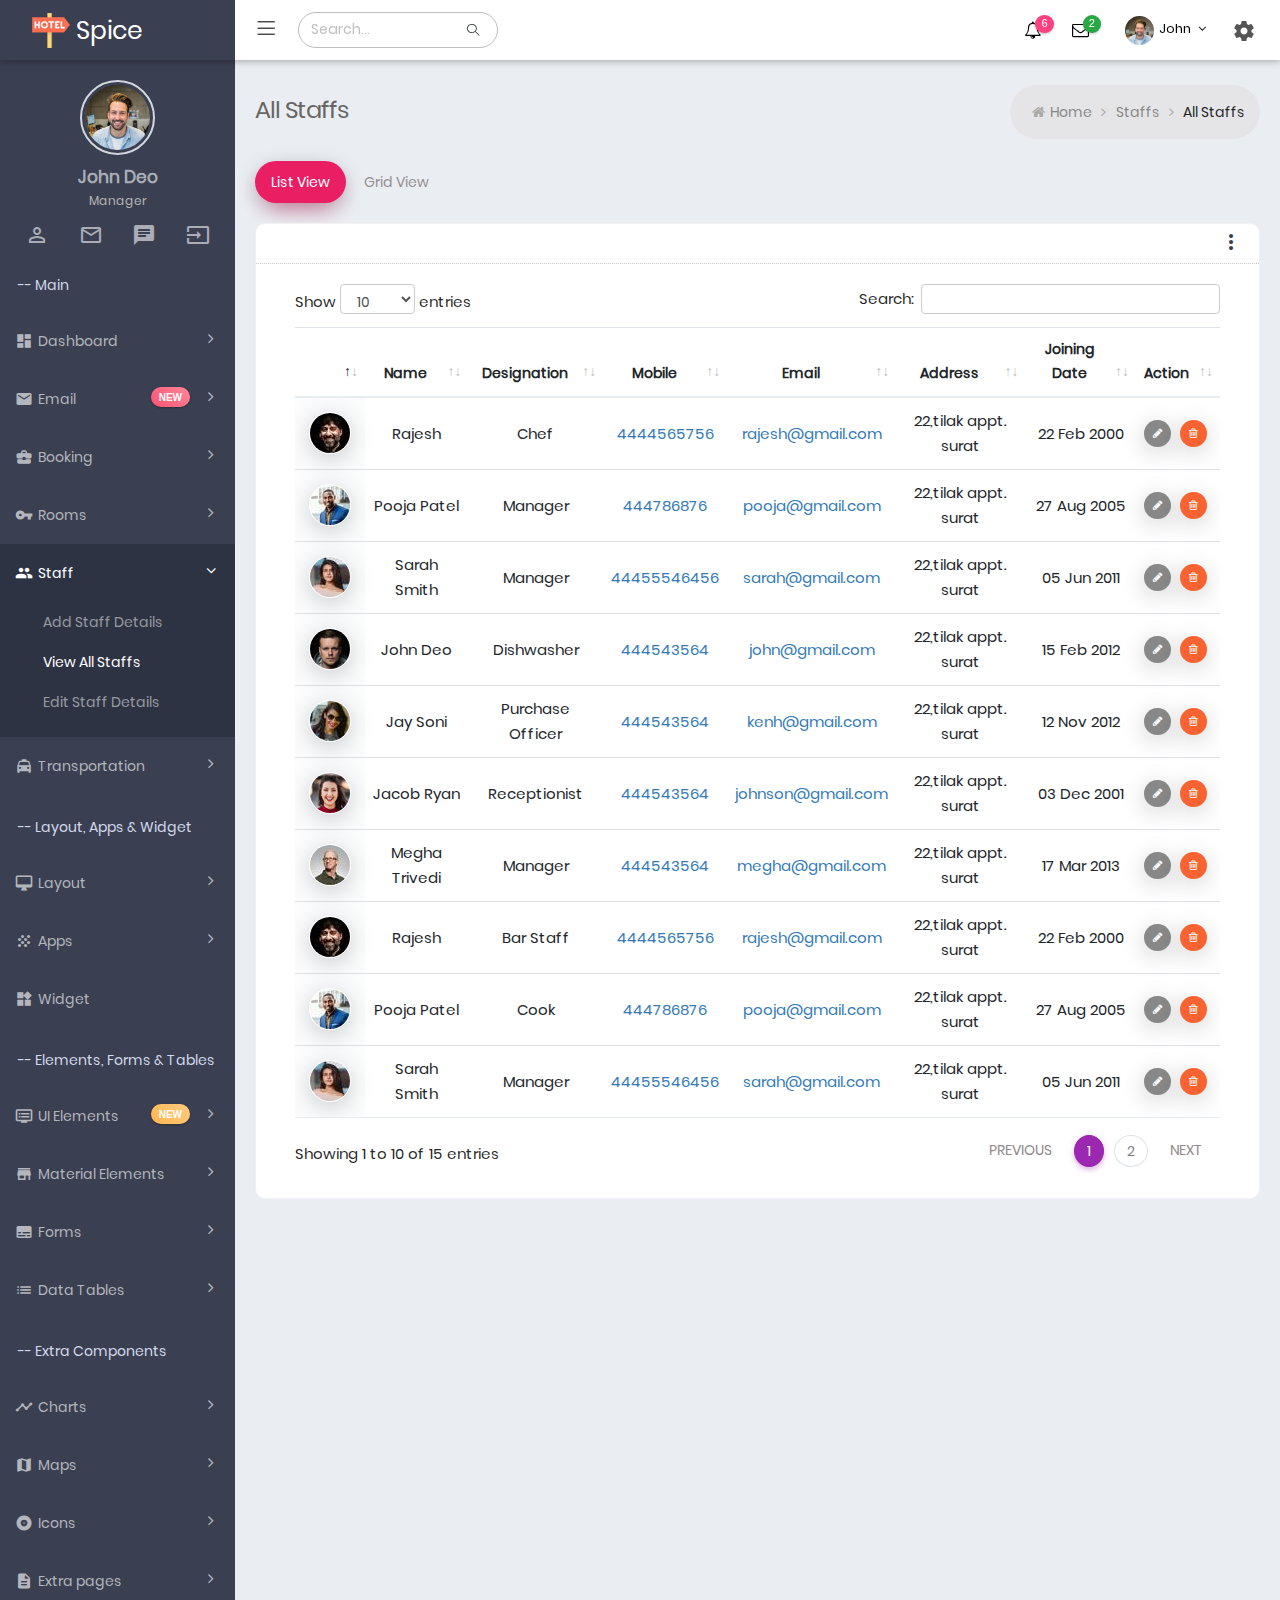
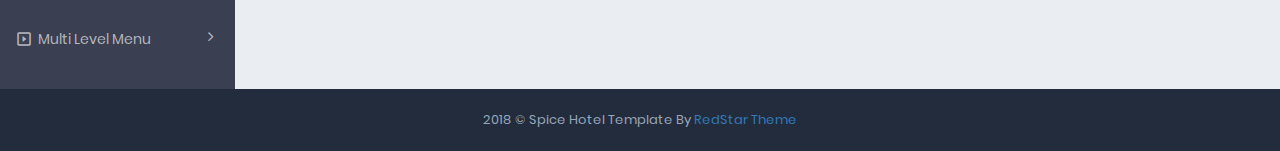
<file: hotel/source/all_staffs.html>
<!DOCTYPE html>
<html lang="en">
<!-- BEGIN HEAD -->


<!-- Mirrored from radixtouch.in/templates/admin/hotel/source/all_staffs.html by HTTrack Website Copier/3.x [XR&CO'2014], Mon, 13 Jan 2020 12:38:33 GMT -->
<head>
	<meta charset="utf-8" />
	<meta http-equiv="X-UA-Compatible" content="IE=edge">
	<meta content="width=device-width, initial-scale=1" name="viewport" />
	<meta name="description" content="Responsive Admin Template" />
	<meta name="author" content="SmartUniversity" />
	<title>Spice Hotel | Bootstrap 4 Admin Dashboard Template + UI Kit</title>
	<!-- icons -->
	<link href="assets/plugins/simple-line-icons/simple-line-icons.min.css" rel="stylesheet" type="text/css" />
	<link href="assets/plugins/font-awesome/css/font-awesome.min.css" rel="stylesheet" type="text/css" />
	<!--bootstrap -->
	<link href="assets/plugins/bootstrap/css/bootstrap.min.css" rel="stylesheet" type="text/css" />
	<!-- Material Design Lite CSS -->
	<link rel="stylesheet" href="assets/plugins/material/material.min.css">
	<link rel="stylesheet" href="assets/css/material_style.css">
	<!-- data tables -->
	<link href="assets/plugins/datatables/plugins/bootstrap/dataTables.bootstrap4.min.css" rel="stylesheet"
		type="text/css" />
	<!-- animation -->
	<link href="assets/css/pages/animate_page.css" rel="stylesheet">
	<!-- Template Styles -->
	<link href="assets/css/style.css" rel="stylesheet" type="text/css" />
	<link href="assets/css/plugins.min.css" rel="stylesheet" type="text/css" />
	<link href="assets/css/responsive.css" rel="stylesheet" type="text/css" />
	<link href="assets/css/theme-color.css" rel="stylesheet" type="text/css" />
	<!-- favicon -->
	<link rel="shortcut icon" href="assets/img/favicon.ico" />
</head>
<!-- END HEAD -->

<body
	class="page-header-fixed sidemenu-closed-hidelogo page-content-white page-md header-white dark-sidebar-color logo-dark">
	<div class="page-wrapper">
		<!-- start header -->
		<div class="page-header navbar navbar-fixed-top">
			<div class="page-header-inner ">
				<!-- logo start -->
				<div class="page-logo">
					<a href="index.html">
						<img alt="" src="assets/img/logo.png">
						<span class="logo-default">Spice</span> </a>
				</div>
				<!-- logo end -->
				<ul class="nav navbar-nav navbar-left in">
					<li><a href="#" class="menu-toggler sidebar-toggler"><i class="icon-menu"></i></a></li>
				</ul>
				<form class="search-form-opened" action="#" method="GET">
					<div class="input-group">
						<input type="text" class="form-control" placeholder="Search..." name="query">
						<span class="input-group-btn search-btn">
							<a href="javascript:;" class="btn submit">
								<i class="icon-magnifier"></i>
							</a>
						</span>
					</div>
				</form>
				<!-- start mobile menu -->
				<a href="javascript:;" class="menu-toggler responsive-toggler" data-toggle="collapse"
					data-target=".navbar-collapse">
					<span></span>
				</a>
				<!-- end mobile menu -->
				<!-- start header menu -->
				<div class="top-menu">
					<ul class="nav navbar-nav pull-right">
						<!-- start notification dropdown -->
						<li class="dropdown dropdown-extended dropdown-notification" id="header_notification_bar">
							<a href="javascript:;" class="dropdown-toggle" data-toggle="dropdown" data-hover="dropdown"
								data-close-others="true">
								<i class="fa fa-bell-o"></i>
								<span class="badge headerBadgeColor1"> 6 </span>
							</a>
							<ul class="dropdown-menu animated swing">
								<li class="external">
									<h3><span class="bold">Notifications</span></h3>
									<span class="notification-label purple-bgcolor">New 6</span>
								</li>
								<li>
									<ul class="dropdown-menu-list small-slimscroll-style" data-handle-color="#637283">
										<li>
											<a href="javascript:;">
												<span class="time">just now</span>
												<span class="details">
													<span class="notification-icon circle deepPink-bgcolor"><i
															class="fa fa-check"></i></span> Congratulations!. </span>
											</a>
										</li>
										<li>
											<a href="javascript:;">
												<span class="time">3 mins</span>
												<span class="details">
													<span class="notification-icon circle purple-bgcolor"><i
															class="fa fa-user o"></i></span>
													<b>John Micle </b>is now following you. </span>
											</a>
										</li>
										<li>
											<a href="javascript:;">
												<span class="time">7 mins</span>
												<span class="details">
													<span class="notification-icon circle blue-bgcolor"><i
															class="fa fa-comments-o"></i></span>
													<b>Sneha Jogi </b>sent you a message. </span>
											</a>
										</li>
										<li>
											<a href="javascript:;">
												<span class="time">12 mins</span>
												<span class="details">
													<span class="notification-icon circle pink"><i
															class="fa fa-heart"></i></span>
													<b>Ravi Patel </b>like your photo. </span>
											</a>
										</li>
										<li>
											<a href="javascript:;">
												<span class="time">15 mins</span>
												<span class="details">
													<span class="notification-icon circle yellow"><i
															class="fa fa-warning"></i></span> Warning! </span>
											</a>
										</li>
										<li>
											<a href="javascript:;">
												<span class="time">10 hrs</span>
												<span class="details">
													<span class="notification-icon circle red"><i
															class="fa fa-times"></i></span> Application error. </span>
											</a>
										</li>
									</ul>
									<div class="dropdown-menu-footer">
										<a href="javascript:void(0)"> All notifications </a>
									</div>
								</li>
							</ul>
						</li>
						<!-- end notification dropdown -->
						<!-- start message dropdown -->
						<li class="dropdown dropdown-extended dropdown-inbox" id="header_inbox_bar">
							<a href="javascript:;" class="dropdown-toggle" data-toggle="dropdown" data-hover="dropdown"
								data-close-others="true">
								<i class="fa fa-envelope-o"></i>
								<span class="badge headerBadgeColor2"> 2 </span>
							</a>
							<ul class="dropdown-menu animated slideInDown">
								<li class="external">
									<h3><span class="bold">Messages</span></h3>
									<span class="notification-label cyan-bgcolor">New 2</span>
								</li>
								<li>
									<ul class="dropdown-menu-list small-slimscroll-style" data-handle-color="#637283">
										<li>
											<a href="#">
												<span class="photo">
													<img src="assets/img/user/user2.jpg" class="img-circle" alt="">
												</span>
												<span class="subject">
													<span class="from"> Sarah Smith </span>
													<span class="time">Just Now </span>
												</span>
												<span class="message"> Jatin I found you on LinkedIn... </span>
											</a>
										</li>
										<li>
											<a href="#">
												<span class="photo">
													<img src="assets/img/user/user3.jpg" class="img-circle" alt="">
												</span>
												<span class="subject">
													<span class="from"> John Deo </span>
													<span class="time">16 mins </span>
												</span>
												<span class="message"> Fwd: Important Notice Regarding Your Domain
													Name... </span>
											</a>
										</li>
										<li>
											<a href="#">
												<span class="photo">
													<img src="assets/img/user/user1.jpg" class="img-circle" alt="">
												</span>
												<span class="subject">
													<span class="from"> Rajesh </span>
													<span class="time">2 hrs </span>
												</span>
												<span class="message"> pls take a print of attachments. </span>
											</a>
										</li>
										<li>
											<a href="#">
												<span class="photo">
													<img src="assets/img/user/user8.jpg" class="img-circle" alt="">
												</span>
												<span class="subject">
													<span class="from"> Lina Smith </span>
													<span class="time">40 mins </span>
												</span>
												<span class="message"> Apply for Ortho Surgeon </span>
											</a>
										</li>
										<li>
											<a href="#">
												<span class="photo">
													<img src="assets/img/user/user5.jpg" class="img-circle" alt="">
												</span>
												<span class="subject">
													<span class="from"> Jacob Ryan </span>
													<span class="time">46 mins </span>
												</span>
												<span class="message"> Request for leave application. </span>
											</a>
										</li>
									</ul>
									<div class="dropdown-menu-footer">
										<a href="#"> All Messages </a>
									</div>
								</li>
							</ul>
						</li>
						<!-- end message dropdown -->
						<!-- start manage user dropdown -->
						<li class="dropdown dropdown-user">
							<a href="javascript:;" class="dropdown-toggle" data-toggle="dropdown" data-hover="dropdown"
								data-close-others="true">
								<img alt="" class="img-circle " src="assets/img/dp.jpg" />
								<span class="username username-hide-on-mobile"> John </span>
								<i class="fa fa-angle-down"></i>
							</a>
							<ul class="dropdown-menu dropdown-menu-default animated jello">
								<li>
									<a href="user_profile.html">
										<i class="icon-user"></i> Profile </a>
								</li>
								<li>
									<a href="#">
										<i class="icon-settings"></i> Settings
									</a>
								</li>
								<li>
									<a href="#">
										<i class="icon-directions"></i> Help
									</a>
								</li>
								<li class="divider"> </li>
								<li>
									<a href="lock_screen.html">
										<i class="icon-lock"></i> Lock
									</a>
								</li>
								<li>
									<a href="login.html">
										<i class="icon-logout"></i> Log Out </a>
								</li>
							</ul>
						</li>
						<!-- end manage user dropdown -->
						<li class="dropdown dropdown-quick-sidebar-toggler">
							<a id="headerSettingButton" class="mdl-button mdl-js-button mdl-button--icon pull-right"
								data-upgraded=",MaterialButton">
								<i class="material-icons">settings</i>
							</a>
						</li>
					</ul>
				</div>
			</div>
		</div>
		<!-- end header -->
		<!-- start page container -->
		<div class="page-container">
			<!-- start sidebar menu -->
			<div class="sidebar-container">
				<div class="sidemenu-container navbar-collapse collapse fixed-menu">
					<div id="remove-scroll">
						<ul class="sidemenu page-header-fixed p-t-20" data-keep-expanded="false" data-auto-scroll="true"
							data-slide-speed="200">
							<li class="sidebar-toggler-wrapper hide">
								<div class="sidebar-toggler">
									<span></span>
								</div>
							</li>
							<li class="sidebar-user-panel">
								<div class="user-panel">
									<div class="row">
										<div class="sidebar-userpic">
											<img src="assets/img/dp.jpg" class="img-responsive" alt=""> </div>
									</div>
									<div class="profile-usertitle">
										<div class="sidebar-userpic-name"> John Deo </div>
										<div class="profile-usertitle-job"> Manager </div>
									</div>
									<div class="sidebar-userpic-btn">
										<a class="tooltips" href="user_profile.html" data-placement="top"
											data-original-title="Profile">
											<i class="material-icons">person_outline</i>
										</a>
										<a class="tooltips" href="email_inbox.html" data-placement="top"
											data-original-title="Mail">
											<i class="material-icons">mail_outline</i>
										</a>
										<a class="tooltips" href="chat.html" data-placement="top"
											data-original-title="Chat">
											<i class="material-icons">chat</i>
										</a>
										<a class="tooltips" href="login.html" data-placement="top"
											data-original-title="Logout">
											<i class="material-icons">input</i>
										</a>
									</div>
								</div>
							</li>
							<li class="menu-heading">
								<span>-- Main</span>
							</li>
							<li class="nav-item start">
								<a href="#" class="nav-link nav-toggle">
									<i class="material-icons">dashboard</i>
									<span class="title">Dashboard</span>
									<span class="arrow"></span>
								</a>
								<ul class="sub-menu">
									<li class="nav-item">
										<a href="index.html" class="nav-link ">
											<span class="title">Dashboard 1</span>
										</a>
									</li>
									<li class="nav-item ">
										<a href="dashboard2.html" class="nav-link ">
											<span class="title">Dashboard 2</span>
										</a>
									</li>
								</ul>
							</li>
							<li class="nav-item">
								<a href="#" class="nav-link nav-toggle">
									<i class="material-icons">email</i>
									<span class="title">Email</span>
									<span class="arrow"></span>
									<span class="label label-rouded label-menu label-danger">new</span>
								</a>
								<ul class="sub-menu">
									<li class="nav-item">
										<a href="email_inbox.html" class="nav-link ">
											<span class="title">Inbox</span>
										</a>
									</li>
									<li class="nav-item">
										<a href="email_view.html" class="nav-link ">
											<span class="title">View Mail</span>
										</a>
									</li>
									<li class="nav-item">
										<a href="email_compose.html" class="nav-link ">
											<span class="title">Compose Mail</span>
										</a>
									</li>
								</ul>
							</li>
							<li class="nav-item">
								<a href="#" class="nav-link nav-toggle">
									<i class="material-icons">business_center</i>
									<span class="title">Booking</span>
									<span class="arrow"></span>
								</a>
								<ul class="sub-menu">
									<li class="nav-item">
										<a href="new_booking.html" class="nav-link ">
											<span class="title">New Booking</span>
										</a>
									</li>
									<li class="nav-item">
										<a href="view_booking.html" class="nav-link ">
											<span class="title">View Booking</span>
										</a>
									</li>
									<li class="nav-item">
										<a href="edit_booking.html" class="nav-link ">
											<span class="title">Edit Booking</span>
										</a>
									</li>
								</ul>
							</li>
							<li class="nav-item">
								<a href="#" class="nav-link nav-toggle">
									<i class="material-icons">vpn_key</i>
									<span class="title">Rooms</span>
									<span class="arrow"></span>
								</a>
								<ul class="sub-menu">
									<li class="nav-item">
										<a href="add_room.html" class="nav-link ">
											<span class="title">Add Room Details</span>
										</a>
									</li>
									<li class="nav-item">
										<a href="all_rooms.html" class="nav-link ">
											<span class="title">View All Rooms</span>
										</a>
									</li>
									<li class="nav-item">
										<a href="edit_room.html" class="nav-link ">
											<span class="title">Edit Room Details</span>
										</a>
									</li>
								</ul>
							</li>
							<li class="nav-item active">
								<a href="#" class="nav-link nav-toggle">
									<i class="material-icons">group</i>
									<span class="title">Staff</span>
									<span class="selected"></span>
									<span class="arrow open"></span>
								</a>
								<ul class="sub-menu">
									<li class="nav-item">
										<a href="add_staff.html" class="nav-link ">
											<span class="title">Add Staff Details</span>
										</a>
									</li>
									<li class="nav-item active">
										<a href="all_staffs.html" class="nav-link ">
											<span class="title">View All Staffs</span>
											<span class="selected"></span>
										</a>
									</li>
									<li class="nav-item">
										<a href="edit_staff.html" class="nav-link ">
											<span class="title">Edit Staff Details</span>
										</a>
									</li>
								</ul>
							</li>
							<li class="nav-item">
								<a href="#" class="nav-link nav-toggle">
									<i class="material-icons">local_taxi</i>
									<span class="title">Transportation</span>
									<span class="arrow"></span>
								</a>
								<ul class="sub-menu">
									<li class="nav-item">
										<a href="add_vehicle.html" class="nav-link ">
											<span class="title">Add Vehicle Details</span>
										</a>
									</li>
									<li class="nav-item">
										<a href="all_vehicles.html" class="nav-link ">
											<span class="title">View All Vehicle</span>
										</a>
									</li>
									<li class="nav-item">
										<a href="edit_vehicle.html" class="nav-link ">
											<span class="title">Edit Vehicle Details</span>
										</a>
									</li>
								</ul>
							</li>
							<li class="menu-heading m-t-20">
								<span>-- Layout, Apps &amp; Widget</span>
							</li>
							<li class="nav-item">
								<a href="#" class="nav-link nav-toggle"> <i class="material-icons">desktop_mac</i>
									<span class="title">Layout</span> <span class="arrow"></span>
								</a>
								<ul class="sub-menu">
									<li class="nav-item">
										<a href="layout_boxed.html" class="nav-link "> <span class="title">Boxed</span>
										</a>
									</li>
									<li class="nav-item">
										<a href="layout_full_width.html" class="nav-link "> <span class="title">Full
												Width</span>
										</a>
									</li>
									<li class="nav-item">
										<a href="layout_collapse.html" class="nav-link "> <span class="title">Collapse
												Menu</span>
										</a>
									</li>
									<li class="nav-item">
										<a href="layout_right_sidebar.html" class="nav-link "> <span class="title">Right
												Sidebar</span>
										</a>
									</li>
									<li class="nav-item">
										<a href="layout_sidebar_hover_menu.html" class="nav-link "> <span
												class="title">Hover Sidebar Menu</span>
										</a>
									</li>
									<li class="nav-item">
										<a href="layout_mega_menu.html" class="nav-link "> <span class="title">Mega
												Menu</span>
										</a>
									</li>
								</ul>
							</li>
							<li class="nav-item">
								<a href="#" class="nav-link nav-toggle"> <i class="material-icons">grain</i>
									<span class="title">Apps</span> <span class="arrow"></span>
								</a>
								<ul class="sub-menu">
									<li class="nav-item">
										<a href="chat.html" class="nav-link "> <span class="title">Chat</span>
										</a>
									</li>
									<li class="nav-item">
										<a href="contact_list.html" class="nav-link "> <span class="title">Contact
												List</span>
										</a>
									</li>
									<li class="nav-item">
										<a href="contact_grid.html" class="nav-link "> <span class="title">Contact
												Grid</span>
										</a>
									</li>
									<li class="nav-item">
										<a href="gallery.html" class="nav-link "> <span class="title">Gallery</span>
										</a>
									</li>
									<li class="nav-item">
										<a href="support.html" class="nav-link "> <span class="title">Support</span>
										</a>
									</li>
									<li class="nav-item">
										<a href="calendar.html" class="nav-link "> <span class="title">Calendar</span>
										</a>
									</li>
								</ul>
							</li>
							<li class="nav-item">
								<a href="widget.html" class="nav-link nav-toggle"> <i class="material-icons">widgets</i>
									<span class="title">Widget</span>
								</a>
							</li>
							<li class="menu-heading m-t-20">
								<span>-- Elements, Forms &amp; Tables</span>
							</li>
							<li class="nav-item">
								<a href="#" class="nav-link nav-toggle">
									<i class="material-icons">dvr</i>
									<span class="title">UI Elements</span>
									<span class="label label-rouded label-menu label-warning">new</span>
									<span class="arrow"></span>
								</a>
								<ul class="sub-menu">
									<li class="nav-item">
										<a href="buttons.html" class="nav-link ">
											<span class="title">Buttons</span>
										</a>
									</li>
									<li class="nav-item">
										<a href="alert.html" class="nav-link ">
											<span class="title">Alert</span>
										</a>
									</li>
									<li class="nav-item">
										<a href="tabs_accordions_navs.html" class="nav-link ">
											<span class="title">Tabs &amp; Accordions</span>
										</a>
									</li>
									<li class="nav-item">
										<a href="typography.html" class="nav-link ">
											<span class="title">Typography</span>
										</a>
									</li>
									<li class="nav-item">
										<a href="notification.html" class="nav-link ">
											<span class="title">Notifications</span>
										</a>
									</li>
									<li class="nav-item">
										<a href="sweet_alert.html" class="nav-link ">
											<span class="title">Sweet Alert</span>
										</a>
									</li>
									<li class="nav-item">
										<a href="panels.html" class="nav-link ">
											<span class="title">Panels</span>
										</a>
									</li>
									<li class="nav-item">
										<a href="grid.html" class="nav-link ">
											<span class="title">Grids</span>
										</a>
									</li>
									<li class="nav-item">
										<a href="tree.html" class="nav-link ">
											<span class="title">Tree View</span>
										</a>
									</li>
									<li class="nav-item">
										<a href="carousel.html" class="nav-link ">
											<span class="title">Carousel</span>
										</a>
									</li>
									<li class="nav-item">
										<a href="animation.html" class="nav-link ">
											<span class="title">Animations</span>
										</a>
									</li>
								</ul>
							</li>
							<li class="nav-item">
								<a href="#" class="nav-link nav-toggle">
									<i class="material-icons">store</i>
									<span class="title">Material Elements</span>
									<span class="arrow"></span>
								</a>
								<ul class="sub-menu">
									<li class="nav-item">
										<a href="material_button.html" class="nav-link ">
											<span class="title">Buttons</span>
										</a>
									</li>
									<li class="nav-item">
										<a href="material_tab.html" class="nav-link ">
											<span class="title">Tabs</span>
										</a>
									</li>
									<li class="nav-item">
										<a href="material_chips.html" class="nav-link ">
											<span class="title">Chips</span>
										</a>
									</li>
									<li class="nav-item">
										<a href="material_grid.html" class="nav-link ">
											<span class="title">Grid</span>
										</a>
									</li>
									<li class="nav-item">
										<a href="material_form.html" class="nav-link ">
											<span class="title">Form</span>
										</a>
									</li>
									<li class="nav-item">
										<a href="material_datepicker.html" class="nav-link ">
											<span class="title">DatePicker</span>
										</a>
									</li>
									<li class="nav-item">
										<a href="material_select.html" class="nav-link ">
											<span class="title">Select Item</span>
										</a>
									</li>
									<li class="nav-item">
										<a href="material_loading.html" class="nav-link ">
											<span class="title">Loading</span>
										</a>
									</li>
									<li class="nav-item">
										<a href="material_menu.html" class="nav-link ">
											<span class="title">Menu</span>
										</a>
									</li>
									<li class="nav-item">
										<a href="material_slider.html" class="nav-link ">
											<span class="title">Slider</span>
										</a>
									</li>
									<li class="nav-item">
										<a href="material_tables.html" class="nav-link ">
											<span class="title">Tables</span>
										</a>
									</li>
									<li class="nav-item">
										<a href="material_toggle.html" class="nav-link ">
											<span class="title">Toggle</span>
										</a>
									</li>
									<li class="nav-item">
										<a href="material_badges.html" class="nav-link ">
											<span class="title">Badges</span>
										</a>
									</li>
								</ul>
							</li>
							<li class="nav-item">
								<a href="javascript:;" class="nav-link nav-toggle">
									<i class="material-icons">subtitles</i>
									<span class="title">Forms </span>
									<span class="arrow"></span>
								</a>
								<ul class="sub-menu">
									<li class="nav-item">
										<a href="layouts_form.html" class="nav-link ">
											<span class="title">Form Layout</span>
										</a>
									</li>
									<li class="nav-item">
										<a href="advance_form.html" class="nav-link ">
											<span class="title">Advance Component</span>
										</a>
									</li>
									<li class="nav-item">
										<a href="validation_form.html" class="nav-link ">
											<span class="title">Form Validation</span>
										</a>
									</li>
									<li class="nav-item">
										<a href="steps.html" class="nav-link ">
											<span class="title">Wizard</span>
										</a>
									</li>
									<li class="nav-item">
										<a href="file_upload.html" class="nav-link ">
											<span class="title">File Upload</span>
										</a>
									</li>
									<li class="nav-item">
										<a href="editable_form.html" class="nav-link ">
											<span class="title">Editor</span>
										</a>
									</li>
								</ul>
							</li>
							<li class="nav-item">
								<a href="javascript:;" class="nav-link nav-toggle">
									<i class="material-icons">list</i>
									<span class="title">Data Tables</span>
									<span class="arrow"></span>
								</a>
								<ul class="sub-menu">
									<li class="nav-item">
										<a href="basic_table.html" class="nav-link ">
											<span class="title">Basic Tables</span>
										</a>
									</li>
									<li class="nav-item">
										<a href="advanced_table.html" class="nav-link ">
											<span class="title">Advance Tables</span>
										</a>
									</li>
									<li class="nav-item">
										<a href="editable_table.html" class="nav-link ">
											<span class="title">Editable Tables</span>
										</a>
									</li>
									<li class="nav-item">
										<a href="group_table.html" class="nav-link ">
											<span class="title">Grouping</span>
										</a>
									</li>
									<li class="nav-item">
										<a href="table_data.html" class="nav-link ">
											<span class="title">Tables With Sourced Data</span>
										</a>
									</li>
								</ul>
							</li>
							<li class="menu-heading m-t-20">
								<span>-- Extra Components</span>
							</li>
							<li class="nav-item">
								<a href="javascript:;" class="nav-link nav-toggle">
									<i class="material-icons">timeline</i>
									<span class="title">Charts</span>
									<span class="arrow"></span>
								</a>
								<ul class="sub-menu">
									<li class="nav-item">
										<a href="charts_echarts.html" class="nav-link ">
											<span class="title">eCharts</span>
										</a>
									</li>
									<li class="nav-item">
										<a href="charts_morris.html" class="nav-link ">
											<span class="title">Morris Charts</span>
										</a>
									</li>
									<li class="nav-item">
										<a href="charts_chartjs.html" class="nav-link ">
											<span class="title">Chartjs</span>
										</a>
									</li>
								</ul>
							</li>
							<li class="nav-item">
								<a href="javascript:;" class="nav-link nav-toggle">
									<i class="material-icons">map</i>
									<span class="title">Maps</span>
									<span class="arrow"></span>
								</a>
								<ul class="sub-menu">
									<li class="nav-item">
										<a href="google_maps.html" class="nav-link ">
											<span class="title">Google Maps</span>
										</a>
									</li>
									<li class="nav-item">
										<a href="vector_maps.html" class="nav-link ">
											<span class="title">Vector Maps</span>
										</a>
									</li>
								</ul>
							</li>
							<li class="nav-item">
								<a href="#" class="nav-link nav-toggle"> <i class="material-icons">album</i>
									<span class="title">Icons</span> <span class="arrow"></span>
								</a>
								<ul class="sub-menu">
									<li class="nav-item">
										<a href="fontawesome_icons.html" class="nav-link "> <span class="title">Font
												Awesome</span>
										</a>
									</li>
									<li class="nav-item">
										<a href="simpleline_icons.html" class="nav-link "> <span class="title">Simple
												Line Icon</span>
										</a>
									</li>
									<li class="nav-item">
										<a href="material_icons.html" class="nav-link "> <span class="title">Material
												Icon</span>
										</a>
									</li>
								</ul>
							</li>
							<li class="nav-item">
								<a href="javascript:;" class="nav-link nav-toggle"> <i
										class="material-icons">description</i>
									<span class="title">Extra pages</span>
									<span class="arrow"></span>
								</a>
								<ul class="sub-menu">
									<li class="nav-item">
										<a href="timeline.html" class="nav-link "> <span class="title">Timeline</span>
										</a>
									</li>
									<li class="nav-item">
										<a href="login.html" class="nav-link "> <span class="title">Login</span>
										</a>
									</li>
									<li class="nav-item">
										<a href="sign_up.html" class="nav-link "> <span
												class="title">Registration</span>
										</a>
									</li>
									<li class="nav-item">
										<a href="user_profile.html" class="nav-link "><span class="title">Profile</span>
										</a>
									</li>
									<li class="nav-item">
										<a href="pricing.html" class="nav-link "><span class="title">Pricing</span>
										</a>
									</li>
									<li class="nav-item">
										<a href="contactus.html" class="nav-link "> <span class="title">Contact
												Us</span>
										</a>
									</li>
									<li class="nav-item">
										<a href="invoice.html" class="nav-link "><span class="title">Invoice</span>
										</a>
									</li>
									<li class="nav-item">
										<a href="faq.html" class="nav-link "><span class="title">Faq</span>
										</a>
									</li>
									<li class="nav-item">
										<a href="lock_screen.html" class="nav-link "> <span class="title">Lock
												Screen</span>
										</a>
									</li>
									<li class="nav-item">
										<a href="page-404.html" class="nav-link "> <span class="title">404 Page</span>
										</a>
									</li>
									<li class="nav-item">
										<a href="page-500.html" class="nav-link "> <span class="title">500 Page</span>
										</a>
									</li>
									<li class="nav-item">
										<a href="blank_page.html" class="nav-link "> <span class="title">Blank
												Page</span>
										</a>
									</li>
								</ul>
							</li>
							<li class="nav-item">
								<a href="javascript:;" class="nav-link nav-toggle">
									<i class="material-icons">slideshow</i>
									<span class="title">Multi Level Menu</span>
									<span class="arrow "></span>
								</a>
								<ul class="sub-menu">
									<li class="nav-item">
										<a href="javascript:;" class="nav-link nav-toggle">
											<i class="fa fa-university"></i> Item 1
											<span class="arrow"></span>
										</a>
										<ul class="sub-menu">
											<li class="nav-item">
												<a href="javascript:;" class="nav-link nav-toggle">
													<i class="fa fa-bell-o"></i> Arrow Toggle
													<span class="arrow "></span>
												</a>
												<ul class="sub-menu">
													<li class="nav-item">
														<a href="javascript:;" class="nav-link">
															<i class="fa fa-calculator"></i> Sample Link 1</a>
													</li>
													<li class="nav-item">
														<a href="#" class="nav-link">
															<i class="fa fa-clone"></i> Sample Link 2</a>
													</li>
													<li class="nav-item">
														<a href="#" class="nav-link">
															<i class="fa fa-cogs"></i> Sample Link 3</a>
													</li>
												</ul>
											</li>
											<li class="nav-item">
												<a href="#" class="nav-link">
													<i class="fa fa-file-pdf-o"></i> Sample Link 1</a>
											</li>
											<li class="nav-item">
												<a href="#" class="nav-link">
													<i class="fa fa-rss"></i> Sample Link 2</a>
											</li>
											<li class="nav-item">
												<a href="#" class="nav-link">
													<i class="fa fa-hdd-o"></i> Sample Link 3</a>
											</li>
										</ul>
									</li>
									<li class="nav-item">
										<a href="javascript:;" class="nav-link nav-toggle">
											<i class="fa fa-gavel"></i> Arrow Toggle
											<span class="arrow"></span>
										</a>
										<ul class="sub-menu">
											<li class="nav-item">
												<a href="#" class="nav-link">
													<i class="fa fa-paper-plane"></i> Sample Link 1</a>
											</li>
											<li class="nav-item">
												<a href="#" class="nav-link">
													<i class="fa fa-power-off"></i> Sample Link 1</a>
											</li>
											<li class="nav-item">
												<a href="#" class="nav-link">
													<i class="fa fa-recycle"></i> Sample Link 1
												</a>
											</li>
										</ul>
									</li>
									<li class="nav-item">
										<a href="#" class="nav-link">
											<i class="fa fa-volume-up"></i> Item 3 </a>
									</li>
								</ul>
							</li>
						</ul>
					</div>
				</div>
			</div>
			<!-- end sidebar menu -->
			<!-- start page content -->
			<div class="page-content-wrapper">
				<div class="page-content">
					<div class="page-bar">
						<div class="page-title-breadcrumb">
							<div class=" pull-left">
								<div class="page-title">All Staffs</div>
							</div>
							<ol class="breadcrumb page-breadcrumb pull-right">
								<li><i class="fa fa-home"></i>&nbsp;<a class="parent-item"
										href="index.html">Home</a>&nbsp;<i class="fa fa-angle-right"></i>
								</li>
								<li><a class="parent-item" href="#">Staffs</a>&nbsp;<i class="fa fa-angle-right"></i>
								</li>
								<li class="active">All Staffs</li>
							</ol>
						</div>
					</div>
					<ul class="nav nav-pills nav-pills-rose">
						<li class="nav-item tab-all"><a class="nav-link active show" href="#tab1" data-toggle="tab">List
								View</a></li>
						<li class="nav-item tab-all"><a class="nav-link" href="#tab2" data-toggle="tab">Grid View</a>
						</li>
					</ul>
					<div class="tab-content tab-space">
						<div class="tab-pane active show" id="tab1">
							<div class="row">
								<div class="col-md-12">
									<div class="card-box">
										<div class="card-head">
											<button id="panel-button"
												class="mdl-button mdl-js-button mdl-button--icon pull-right"
												data-upgraded=",MaterialButton">
												<i class="material-icons">more_vert</i>
											</button>
											<ul class="mdl-menu mdl-menu--bottom-right mdl-js-menu mdl-js-ripple-effect"
												data-mdl-for="panel-button">
												<li class="mdl-menu__item"><i
														class="material-icons">assistant_photo</i>Action</li>
												<li class="mdl-menu__item"><i class="material-icons">print</i>Another
													action</li>
												<li class="mdl-menu__item"><i
														class="material-icons">favorite</i>Something else here</li>
											</ul>
										</div>
										<div class="card-body ">
											<div class="table-scrollable">
												<table class="table table-hover table-checkable order-column full-width"
													id="example4">
													<thead>
														<tr>
															<th></th>
															<th class="center"> Name </th>
															<th class="center"> Designation </th>
															<th class="center"> Mobile </th>
															<th class="center"> Email </th>
															<th class="center"> Address </th>
															<th class="center">Joining Date</th>
															<th class="center"> Action </th>
														</tr>
													</thead>
													<tbody>
														<tr class="odd gradeX">
															<td class="user-circle-img sorting_1">
																<img src="assets/img/user/user1.jpg" alt="">
															</td>
															<td class="center">Rajesh</td>
															<td class="center">Chef</td>
															<td class="center"><a href="tel:4444565756">
																	4444565756 </a></td>
															<td class="center"><a href="mailto:shuxer@gmail.com">
																	rajesh@gmail.com </a></td>
															<td class="center">22,tilak appt. surat</td>
															<td class="center">22 Feb 2000</td>
															<td class="center">
																<a href="edit_staff.html"
																	class="btn btn-tbl-edit btn-xs">
																	<i class="fa fa-pencil"></i>
																</a>
																<a class="btn btn-tbl-delete btn-xs">
																	<i class="fa fa-trash-o "></i>
																</a>
															</td>
														</tr>
														<tr class="odd gradeX">
															<td class="user-circle-img sorting_1">
																<img src="assets/img/user/user10.jpg" alt="">
															</td>
															<td class="center">Pooja Patel</td>
															<td class="center">Manager</td>
															<td class="center"><a href="tel:444786876">
																	444786876 </a></td>
															<td class="center"><a href="mailto:shuxer@gmail.com">
																	pooja@gmail.com </a></td>
															<td class="center">22,tilak appt. surat</td>
															<td class="center">27 Aug 2005</td>
															<td class="center">
																<a href="edit_staff.html"
																	class="btn btn-tbl-edit btn-xs">
																	<i class="fa fa-pencil"></i>
																</a>
																<a class="btn btn-tbl-delete btn-xs">
																	<i class="fa fa-trash-o "></i>
																</a>
															</td>
														</tr>
														<tr class="odd gradeX">
															<td class="user-circle-img sorting_1">
																<img src="assets/img/user/user2.jpg" alt="">
															</td>
															<td class="center">Sarah Smith</td>
															<td class="center">Manager</td>
															<td class="center"><a href="tel:44455546456">
																	44455546456 </a></td>
															<td class="center"><a href="mailto:shuxer@gmail.com">
																	sarah@gmail.com </a></td>
															<td class="center">22,tilak appt. surat</td>
															<td class="center">05 Jun 2011</td>
															<td class="center">
																<a href="edit_staff.html"
																	class="btn btn-tbl-edit btn-xs">
																	<i class="fa fa-pencil"></i>
																</a>
																<a class="btn btn-tbl-delete btn-xs">
																	<i class="fa fa-trash-o "></i>
																</a>
															</td>
														</tr>
														<tr class="odd gradeX">
															<td class="user-circle-img sorting_1">
																<img src="assets/img/user/user3.jpg" alt="">
															</td>
															<td class="center">John Deo</td>
															<td class="center">Dishwasher</td>
															<td class="center"><a href="tel:444543564">
																	444543564 </a></td>
															<td class="center"><a href="mailto:shuxer@gmail.com">
																	john@gmail.com </a></td>
															<td class="center">22,tilak appt. surat</td>
															<td class="center">15 Feb 2012</td>
															<td class="center">
																<a href="edit_staff.html"
																	class="btn btn-tbl-edit btn-xs">
																	<i class="fa fa-pencil"></i>
																</a>
																<a class="btn btn-tbl-delete btn-xs">
																	<i class="fa fa-trash-o "></i>
																</a>
															</td>
														</tr>
														<tr class="odd gradeX">
															<td class="user-circle-img sorting_1">
																<img src="assets/img/user/user4.jpg" alt="">
															</td>
															<td class="center">Jay Soni</td>
															<td class="center">Purchase Officer</td>
															<td class="center"><a href="tel:444543564">
																	444543564 </a></td>
															<td class="center"><a href="mailto:shuxer@gmail.com">
																	kenh@gmail.com </a></td>
															<td class="center">22,tilak appt. surat</td>
															<td class="center">12 Nov 2012</td>
															<td class="center">
																<a href="edit_staff.html"
																	class="btn btn-tbl-edit btn-xs">
																	<i class="fa fa-pencil"></i>
																</a>
																<a class="btn btn-tbl-delete btn-xs">
																	<i class="fa fa-trash-o "></i>
																</a>
															</td>
														</tr>
														<tr class="odd gradeX">
															<td class="user-circle-img sorting_1">
																<img src="assets/img/user/user5.jpg" alt="">
															</td>
															<td class="center">Jacob Ryan</td>
															<td class="center">Receptionist</td>
															<td class="center"><a href="tel:444543564">
																	444543564 </a></td>
															<td class="center"><a href="mailto:shuxer@gmail.com">
																	johnson@gmail.com </a></td>
															<td class="center">22,tilak appt. surat</td>
															<td class="center">03 Dec 2001</td>
															<td class="center">
																<a href="edit_staff.html"
																	class="btn btn-tbl-edit btn-xs">
																	<i class="fa fa-pencil"></i>
																</a>
																<a class="btn btn-tbl-delete btn-xs">
																	<i class="fa fa-trash-o "></i>
																</a>
															</td>
														</tr>
														<tr class="odd gradeX">
															<td class="user-circle-img sorting_1">
																<img src="assets/img/user/user6.jpg" alt="">
															</td>
															<td class="center">Megha Trivedi</td>
															<td class="center">Manager</td>
															<td class="center"><a href="tel:444543564">
																	444543564 </a></td>
															<td class="center"><a href="mailto:shuxer@gmail.com">
																	megha@gmail.com </a></td>
															<td class="center">22,tilak appt. surat</td>
															<td class="center">17 Mar 2013</td>
															<td class="center">
																<a href="edit_staff.html"
																	class="btn btn-tbl-edit btn-xs">
																	<i class="fa fa-pencil"></i>
																</a>
																<a class="btn btn-tbl-delete btn-xs">
																	<i class="fa fa-trash-o "></i>
																</a>
															</td>
														</tr>
														<tr class="odd gradeX">
															<td class="user-circle-img sorting_1">
																<img src="assets/img/user/user1.jpg" alt="">
															</td>
															<td class="center">Rajesh</td>
															<td class="center">Bar Staff</td>
															<td class="center"><a href="tel:4444565756">
																	4444565756 </a></td>
															<td class="center"><a href="mailto:shuxer@gmail.com">
																	rajesh@gmail.com </a></td>
															<td class="center">22,tilak appt. surat</td>
															<td class="center">22 Feb 2000</td>
															<td class="center">
																<a href="edit_staff.html"
																	class="btn btn-tbl-edit btn-xs">
																	<i class="fa fa-pencil"></i>
																</a>
																<a class="btn btn-tbl-delete btn-xs">
																	<i class="fa fa-trash-o "></i>
																</a>
															</td>
														</tr>
														<tr class="odd gradeX">
															<td class="user-circle-img sorting_1">
																<img src="assets/img/user/user10.jpg" alt="">
															</td>
															<td class="center">Pooja Patel</td>
															<td class="center">Cook</td>
															<td class="center"><a href="tel:444786876">
																	444786876 </a></td>
															<td class="center"><a href="mailto:shuxer@gmail.com">
																	pooja@gmail.com </a></td>
															<td class="center">22,tilak appt. surat</td>
															<td class="center">27 Aug 2005</td>
															<td class="center">
																<a href="edit_staff.html"
																	class="btn btn-tbl-edit btn-xs">
																	<i class="fa fa-pencil"></i>
																</a>
																<a class="btn btn-tbl-delete btn-xs">
																	<i class="fa fa-trash-o "></i>
																</a>
															</td>
														</tr>
														<tr class="odd gradeX">
															<td class="user-circle-img sorting_1">
																<img src="assets/img/user/user2.jpg" alt="">
															</td>
															<td class="center">Sarah Smith</td>
															<td class="center">Manager</td>
															<td class="center"><a href="tel:44455546456">
																	44455546456 </a></td>
															<td class="center"><a href="mailto:shuxer@gmail.com">
																	sarah@gmail.com </a></td>
															<td class="center">22,tilak appt. surat</td>
															<td class="center">05 Jun 2011</td>
															<td class="center">
																<a href="edit_staff.html"
																	class="btn btn-tbl-edit btn-xs">
																	<i class="fa fa-pencil"></i>
																</a>
																<a class="btn btn-tbl-delete btn-xs">
																	<i class="fa fa-trash-o "></i>
																</a>
															</td>
														</tr>
														<tr class="odd gradeX">
															<td class="user-circle-img sorting_1">
																<img src="assets/img/user/user5.jpg" alt="">
															</td>
															<td class="center">Jacob Ryan</td>
															<td class="center">Receptionist</td>
															<td class="center"><a href="tel:444543564">
																	444543564 </a></td>
															<td class="center"><a href="mailto:shuxer@gmail.com">
																	johnson@gmail.com </a></td>
															<td class="center">22,tilak appt. surat</td>
															<td class="center">03 Dec 2001</td>
															<td class="center">
																<a href="edit_staff.html"
																	class="btn btn-tbl-edit btn-xs">
																	<i class="fa fa-pencil"></i>
																</a>
																<a class="btn btn-tbl-delete btn-xs">
																	<i class="fa fa-trash-o "></i>
																</a>
															</td>
														</tr>
														<tr class="odd gradeX">
															<td class="user-circle-img sorting_1">
																<img src="assets/img/user/user6.jpg" alt="">
															</td>
															<td class="center">Megha Trivedi</td>
															<td class="center">Manager</td>
															<td class="center"><a href="tel:444543564">
																	444543564 </a></td>
															<td class="center"><a href="mailto:shuxer@gmail.com">
																	megha@gmail.com </a></td>
															<td class="center">22,tilak appt. surat</td>
															<td class="center">17 Mar 2013</td>
															<td class="center">
																<a href="edit_staff.html"
																	class="btn btn-tbl-edit btn-xs">
																	<i class="fa fa-pencil"></i>
																</a>
																<a class="btn btn-tbl-delete btn-xs">
																	<i class="fa fa-trash-o "></i>
																</a>
															</td>
														</tr>
														<tr class="odd gradeX">
															<td class="user-circle-img sorting_1">
																<img src="assets/img/user/user1.jpg" alt="">
															</td>
															<td class="center">Rajesh</td>
															<td class="center">Bar Staff</td>
															<td class="center"><a href="tel:4444565756">
																	4444565756 </a></td>
															<td class="center"><a href="mailto:shuxer@gmail.com">
																	rajesh@gmail.com </a></td>
															<td class="center">22,tilak appt. surat</td>
															<td class="center">22 Feb 2000</td>
															<td class="center">
																<a href="edit_staff.html"
																	class="btn btn-tbl-edit btn-xs">
																	<i class="fa fa-pencil"></i>
																</a>
																<a class="btn btn-tbl-delete btn-xs">
																	<i class="fa fa-trash-o "></i>
																</a>
															</td>
														</tr>
														<tr class="odd gradeX">
															<td class="user-circle-img sorting_1">
																<img src="assets/img/user/user10.jpg" alt="">
															</td>
															<td class="center">Pooja Patel</td>
															<td class="center">Cook</td>
															<td class="center"><a href="tel:444786876">
																	444786876 </a></td>
															<td class="center"><a href="mailto:shuxer@gmail.com">
																	pooja@gmail.com </a></td>
															<td class="center">22,tilak appt. surat</td>
															<td class="center">27 Aug 2005</td>
															<td class="center">
																<a href="edit_staff.html"
																	class="btn btn-tbl-edit btn-xs">
																	<i class="fa fa-pencil"></i>
																</a>
																<a class="btn btn-tbl-delete btn-xs">
																	<i class="fa fa-trash-o "></i>
																</a>
															</td>
														</tr>
														<tr class="odd gradeX">
															<td class="user-circle-img sorting_1">
																<img src="assets/img/user/user2.jpg" alt="">
															</td>
															<td class="center">Sarah Smith</td>
															<td class="center">Manager</td>
															<td class="center"><a href="tel:44455546456">
																	44455546456 </a></td>
															<td class="center"><a href="mailto:shuxer@gmail.com">
																	sarah@gmail.com </a></td>
															<td class="center">22,tilak appt. surat</td>
															<td class="center">05 Jun 2011</td>
															<td class="center">
																<a href="edit_staff.html"
																	class="btn btn-tbl-edit btn-xs">
																	<i class="fa fa-pencil"></i>
																</a>
																<a class="btn btn-tbl-delete btn-xs">
																	<i class="fa fa-trash-o "></i>
																</a>
															</td>
														</tr>
													</tbody>
												</table>
											</div>
										</div>
									</div>
								</div>
							</div>
						</div>
						<div class="tab-pane" id="tab2">
							<div class="row">
								<div class="col-md-4">
									<div class="card">
										<div class="m-b-20">
											<div class="doctor-profile">
												<div class="profile-header bg-b-purple">
													<div class="user-name">Pooja Patel</div>
													<div class="name-center">General Manager</div>
												</div>
												<img src="assets/img/user/usrbig1.jpg" class="user-img" alt="">
												<p>
													A-103, shyam gokul flats, Mahatma Road <br />Mumbai
												</p>
												<div>
													<p>
														<i class="fa fa-phone"></i><a href="tel:(123)456-7890">
															(123)456-7890</a>
													</p>
												</div>
												<div class="profile-userbuttons">
													<a href="staff_profile.html"
														class="btn btn-circle deepPink-bgcolor btn-sm">Read
														More</a>
												</div>
											</div>
										</div>
									</div>
								</div>
								<div class="col-md-4">
									<div class="card">
										<div class="m-b-20">
											<div class="doctor-profile">
												<div class="profile-header cyan-bgcolor">
													<div class="user-name">Smita Patil</div>
													<div class="name-center">Housekeeper</div>
												</div>
												<img src="assets/img/user/usrbig2.jpg" class="user-img" alt="">
												<p>
													45, Krishna Tower, Near Bus Stop, Satellite, <br />Ahmedabad
												</p>
												<div>
													<p>
														<i class="fa fa-phone"></i><a href="tel:(123)456-7890">
															(123)456-7890</a>
													</p>
												</div>
												<div class="profile-userbuttons">
													<a href="staff_profile.html"
														class="btn btn-circle deepPink-bgcolor btn-sm">Read
														More</a>
												</div>
											</div>
										</div>
									</div>
								</div>
								<div class="col-md-4">
									<div class="card">
										<div class="m-b-20">
											<div class="doctor-profile">
												<div class="profile-header light-dark-bgcolor">
													<div class="user-name">John Smith</div>
													<div class="name-center">Cook</div>
												</div>
												<img src="assets/img/user/usrbig3.jpg" class="user-img" alt="">
												<p>
													456, Estern evenue, Courtage area, <br />New York
												</p>
												<div>
													<p>
														<i class="fa fa-phone"></i><a href="tel:(123)456-7890">
															(123)456-7890</a>
													</p>
												</div>
												<div class="profile-userbuttons">
													<a href="staff_profile.html"
														class="btn btn-circle deepPink-bgcolor btn-sm">Read
														More</a>
												</div>
											</div>
										</div>
									</div>
								</div>
							</div>
							<div class="row">
								<div class="col-md-4">
									<div class="card">
										<div class="m-b-20">
											<div class="doctor-profile">
												<div class="profile-header bg-b-orange">
													<div class="user-name">Pooja Patel</div>
													<div class="name-center">General Manager</div>
												</div>
												<img src="assets/img/user/usrbig4.jpg" class="user-img" alt="">
												<p>
													A-103, shyam gokul flats, Mahatma Road <br />Mumbai
												</p>
												<div>
													<p>
														<i class="fa fa-phone"></i><a href="tel:(123)456-7890">
															(123)456-7890</a>
													</p>
												</div>
												<div class="profile-userbuttons">
													<a href="staff_profile.html"
														class="btn btn-circle deepPink-bgcolor btn-sm">Read
														More</a>
												</div>
											</div>
										</div>
									</div>
								</div>
								<div class="col-md-4">
									<div class="card">
										<div class="m-b-20">
											<div class="doctor-profile">
												<div class="profile-header bg-b-green">
													<div class="user-name">Smita Patil</div>
													<div class="name-center">Housekeeper</div>
												</div>
												<img src="assets/img/user/usrbig5.jpg" class="user-img" alt="">
												<p>
													45, Krishna Tower, Near Bus Stop, Satellite, <br />Ahmedabad
												</p>
												<div>
													<p>
														<i class="fa fa-phone"></i><a href="tel:(123)456-7890">
															(123)456-7890</a>
													</p>
												</div>
												<div class="profile-userbuttons">
													<a href="staff_profile.html"
														class="btn btn-circle deepPink-bgcolor btn-sm">Read
														More</a>
												</div>
											</div>
										</div>
									</div>
								</div>
								<div class="col-md-4">
									<div class="card">
										<div class="m-b-20">
											<div class="doctor-profile">
												<div class="profile-header bg-b-danger">
													<div class="user-name">John Smith</div>
													<div class="name-center">Cook</div>
												</div>
												<img src="assets/img/user/usrbig6.jpg" class="user-img" alt="">
												<p>
													456, Estern evenue, Courtage area, <br />New York
												</p>
												<div>
													<p>
														<i class="fa fa-phone"></i><a href="tel:(123)456-7890">
															(123)456-7890</a>
													</p>
												</div>
												<div class="profile-userbuttons">
													<a href="staff_profile.html"
														class="btn btn-circle deepPink-bgcolor btn-sm">Read
														More</a>
												</div>
											</div>
										</div>
									</div>
								</div>
							</div>
							<div class="row">
								<div class="col-md-4">
									<div class="card">
										<div class="m-b-20">
											<div class="doctor-profile">
												<div class="profile-header bg-b-black">
													<div class="user-name">Pooja Patel</div>
													<div class="name-center">General Manager</div>
												</div>
												<img src="assets/img/user/usrbig7.jpg" class="user-img" alt="">
												<p>
													A-103, shyam gokul flats, Mahatma Road <br />Mumbai
												</p>
												<div>
													<p>
														<i class="fa fa-phone"></i><a href="tel:(123)456-7890">
															(123)456-7890</a>
													</p>
												</div>
												<div class="profile-userbuttons">
													<a href="staff_profile.html"
														class="btn btn-circle deepPink-bgcolor btn-sm">Read
														More</a>
												</div>
											</div>
										</div>
									</div>
								</div>
								<div class="col-md-4">
									<div class="card">
										<div class="m-b-20">
											<div class="doctor-profile">
												<div class="profile-header bg-b-yellow">
													<div class="user-name">Smita Patil</div>
													<div class="name-center">Housekeeper</div>
												</div>
												<img src="assets/img/user/usrbig8.jpg" class="user-img" alt="">
												<p>
													45, Krishna Tower, Near Bus Stop, Satellite, <br />Ahmedabad
												</p>
												<div>
													<p>
														<i class="fa fa-phone"></i><a href="tel:(123)456-7890">
															(123)456-7890</a>
													</p>
												</div>
												<div class="profile-userbuttons">
													<a href="staff_profile.html"
														class="btn btn-circle deepPink-bgcolor btn-sm">Read
														More</a>
												</div>
											</div>
										</div>
									</div>
								</div>
								<div class="col-md-4">
									<div class="card">
										<div class="m-b-20">
											<div class="doctor-profile">
												<div class="profile-header bg-b-pink">
													<div class="user-name">John Smith</div>
													<div class="name-center">Cook</div>
												</div>
												<img src="assets/img/user/usrbig9.jpg" class="user-img" alt="">
												<p>
													456, Estern evenue, Courtage area, <br />New York
												</p>
												<div>
													<p>
														<i class="fa fa-phone"></i><a href="tel:(123)456-7890">
															(123)456-7890</a>
													</p>
												</div>
												<div class="profile-userbuttons">
													<a href="staff_profile.html"
														class="btn btn-circle deepPink-bgcolor btn-sm">Read
														More</a>
												</div>
											</div>
										</div>
									</div>
								</div>
							</div>
						</div>
					</div>
				</div>
			</div>
			<!-- end page content -->
			<!-- start chat sidebar -->
			<div class="chat-sidebar-container" data-close-on-body-click="false">
				<div class="chat-sidebar">
					<ul class="nav nav-tabs">
						<li class="nav-item">
							<a href="#quick_sidebar_tab_1" class="nav-link active tab-icon" data-toggle="tab">Theme
							</a>
						</li>
						<li class="nav-item">
							<a href="#quick_sidebar_tab_2" class="nav-link tab-icon" data-toggle="tab"> Chat
							</a>
						</li>
						<li class="nav-item">
							<a href="#quick_sidebar_tab_3" class="nav-link tab-icon" data-toggle="tab"> Settings
							</a>
						</li>
					</ul>
					<div class="tab-content">
						<div class="tab-pane chat-sidebar-settings in show active animated shake" role="tabpanel"
							id="quick_sidebar_tab_1">
							<div class="slimscroll-style">
								<div class="theme-light-dark">
									<h6>Sidebar Theme</h6>
									<button type="button" data-theme="white"
										class="btn lightColor btn-outline btn-circle m-b-10 theme-button">Light
										Sidebar</button>
									<button type="button" data-theme="dark"
										class="btn dark btn-outline btn-circle m-b-10 theme-button">Dark
										Sidebar</button>
								</div>
								<div class="theme-light-dark">
									<h6>Sidebar Color</h6>
									<ul class="list-unstyled">
										<li class="complete">
											<div class="theme-color sidebar-theme">
												<a href="#" data-theme="white"><span class="head"></span><span
														class="cont"></span></a>
												<a href="#" data-theme="dark"><span class="head"></span><span
														class="cont"></span></a>
												<a href="#" data-theme="blue"><span class="head"></span><span
														class="cont"></span></a>
												<a href="#" data-theme="indigo"><span class="head"></span><span
														class="cont"></span></a>
												<a href="#" data-theme="cyan"><span class="head"></span><span
														class="cont"></span></a>
												<a href="#" data-theme="green"><span class="head"></span><span
														class="cont"></span></a>
												<a href="#" data-theme="red"><span class="head"></span><span
														class="cont"></span></a>
											</div>
										</li>
									</ul>
									<h6>Header Brand color</h6>
									<ul class="list-unstyled">
										<li class="theme-option">
											<div class="theme-color logo-theme">
												<a href="#" data-theme="logo-white"><span class="head"></span><span
														class="cont"></span></a>
												<a href="#" data-theme="logo-dark"><span class="head"></span><span
														class="cont"></span></a>
												<a href="#" data-theme="logo-blue"><span class="head"></span><span
														class="cont"></span></a>
												<a href="#" data-theme="logo-indigo"><span class="head"></span><span
														class="cont"></span></a>
												<a href="#" data-theme="logo-cyan"><span class="head"></span><span
														class="cont"></span></a>
												<a href="#" data-theme="logo-green"><span class="head"></span><span
														class="cont"></span></a>
												<a href="#" data-theme="logo-red"><span class="head"></span><span
														class="cont"></span></a>
											</div>
										</li>
									</ul>
									<h6>Header color</h6>
									<ul class="list-unstyled">
										<li class="theme-option">
											<div class="theme-color header-theme">
												<a href="#" data-theme="header-white"><span class="head"></span><span
														class="cont"></span></a>
												<a href="#" data-theme="header-dark"><span class="head"></span><span
														class="cont"></span></a>
												<a href="#" data-theme="header-blue"><span class="head"></span><span
														class="cont"></span></a>
												<a href="#" data-theme="header-indigo"><span class="head"></span><span
														class="cont"></span></a>
												<a href="#" data-theme="header-cyan"><span class="head"></span><span
														class="cont"></span></a>
												<a href="#" data-theme="header-green"><span class="head"></span><span
														class="cont"></span></a>
												<a href="#" data-theme="header-red"><span class="head"></span><span
														class="cont"></span></a>
											</div>
										</li>
									</ul>
								</div>
							</div>
						</div>
						<!-- Start Doctor Chat -->
						<div class="tab-pane chat-sidebar-chat animated slideInRight" id="quick_sidebar_tab_2">
							<div class="chat-sidebar-list">
								<div class="chat-sidebar-chat-users slimscroll-style" data-rail-color="#ddd"
									data-wrapper-class="chat-sidebar-list">
									<div class="chat-header">
										<h5 class="list-heading">Online</h5>
									</div>
									<ul class="media-list list-items">
										<li class="media"><img class="media-object" src="assets/img/user/user3.jpg"
												width="35" height="35" alt="...">
											<i class="online dot"></i>
											<div class="media-body">
												<h5 class="media-heading">John Deo</h5>
												<div class="media-heading-sub">Spine Surgeon</div>
											</div>
										</li>
										<li class="media">
											<div class="media-status">
												<span class="badge badge-success">5</span>
											</div> <img class="media-object" src="assets/img/user/user1.jpg" width="35"
												height="35" alt="...">
											<i class="busy dot"></i>
											<div class="media-body">
												<h5 class="media-heading">Rajesh</h5>
												<div class="media-heading-sub">Director</div>
											</div>
										</li>
										<li class="media"><img class="media-object" src="assets/img/user/user5.jpg"
												width="35" height="35" alt="...">
											<i class="away dot"></i>
											<div class="media-body">
												<h5 class="media-heading">Jacob Ryan</h5>
												<div class="media-heading-sub">Ortho Surgeon</div>
											</div>
										</li>
										<li class="media">
											<div class="media-status">
												<span class="badge badge-danger">8</span>
											</div> <img class="media-object" src="assets/img/user/user4.jpg" width="35"
												height="35" alt="...">
											<i class="online dot"></i>
											<div class="media-body">
												<h5 class="media-heading">Kehn Anderson</h5>
												<div class="media-heading-sub">CEO</div>
											</div>
										</li>
										<li class="media"><img class="media-object" src="assets/img/user/user2.jpg"
												width="35" height="35" alt="...">
											<i class="busy dot"></i>
											<div class="media-body">
												<h5 class="media-heading">Sarah Smith</h5>
												<div class="media-heading-sub">Anaesthetics</div>
											</div>
										</li>
										<li class="media"><img class="media-object" src="assets/img/user/user7.jpg"
												width="35" height="35" alt="...">
											<i class="online dot"></i>
											<div class="media-body">
												<h5 class="media-heading">Vlad Cardella</h5>
												<div class="media-heading-sub">Cardiologist</div>
											</div>
										</li>
									</ul>
									<div class="chat-header">
										<h5 class="list-heading">Offline</h5>
									</div>
									<ul class="media-list list-items">
										<li class="media">
											<div class="media-status">
												<span class="badge badge-warning">4</span>
											</div> <img class="media-object" src="assets/img/user/user6.jpg" width="35"
												height="35" alt="...">
											<i class="offline dot"></i>
											<div class="media-body">
												<h5 class="media-heading">Jennifer Maklen</h5>
												<div class="media-heading-sub">Nurse</div>
												<div class="media-heading-small">Last seen 01:20 AM</div>
											</div>
										</li>
										<li class="media"><img class="media-object" src="assets/img/user/user8.jpg"
												width="35" height="35" alt="...">
											<i class="offline dot"></i>
											<div class="media-body">
												<h5 class="media-heading">Lina Smith</h5>
												<div class="media-heading-sub">Ortho Surgeon</div>
												<div class="media-heading-small">Last seen 11:14 PM</div>
											</div>
										</li>
										<li class="media">
											<div class="media-status">
												<span class="badge badge-success">9</span>
											</div> <img class="media-object" src="assets/img/user/user9.jpg" width="35"
												height="35" alt="...">
											<i class="offline dot"></i>
											<div class="media-body">
												<h5 class="media-heading">Jeff Adam</h5>
												<div class="media-heading-sub">Compounder</div>
												<div class="media-heading-small">Last seen 3:31 PM</div>
											</div>
										</li>
										<li class="media"><img class="media-object" src="assets/img/user/user10.jpg"
												width="35" height="35" alt="...">
											<i class="offline dot"></i>
											<div class="media-body">
												<h5 class="media-heading">Anjelina Cardella</h5>
												<div class="media-heading-sub">Physiotherapist</div>
												<div class="media-heading-small">Last seen 7:45 PM</div>
											</div>
										</li>
									</ul>
								</div>
							</div>
						</div>
						<!-- End Doctor Chat -->
						<!-- Start Setting Panel -->
						<div class="tab-pane chat-sidebar-settings animated slideInUp" id="quick_sidebar_tab_3">
							<div class="chat-sidebar-settings-list slimscroll-style">
								<div class="chat-header">
									<h5 class="list-heading">Layout Settings</h5>
								</div>
								<div class="chatpane inner-content ">
									<div class="settings-list">
										<div class="setting-item">
											<div class="setting-text">Sidebar Position</div>
											<div class="setting-set">
												<select
													class="sidebar-pos-option form-control input-inline input-sm input-small ">
													<option value="left" selected="selected">Left</option>
													<option value="right">Right</option>
												</select>
											</div>
										</div>
										<div class="setting-item">
											<div class="setting-text">Header</div>
											<div class="setting-set">
												<select
													class="page-header-option form-control input-inline input-sm input-small ">
													<option value="fixed" selected="selected">Fixed</option>
													<option value="default">Default</option>
												</select>
											</div>
										</div>
										<div class="setting-item">
											<div class="setting-text">Sidebar Menu </div>
											<div class="setting-set">
												<select
													class="sidebar-menu-option form-control input-inline input-sm input-small ">
													<option value="accordion" selected="selected">Accordion</option>
													<option value="hover">Hover</option>
												</select>
											</div>
										</div>
										<div class="setting-item">
											<div class="setting-text">Footer</div>
											<div class="setting-set">
												<select
													class="page-footer-option form-control input-inline input-sm input-small ">
													<option value="fixed">Fixed</option>
													<option value="default" selected="selected">Default</option>
												</select>
											</div>
										</div>
									</div>
									<div class="chat-header">
										<h5 class="list-heading">Account Settings</h5>
									</div>
									<div class="settings-list">
										<div class="setting-item">
											<div class="setting-text">Notifications</div>
											<div class="setting-set">
												<div class="switch">
													<label class="mdl-switch mdl-js-switch mdl-js-ripple-effect"
														for="switch-1">
														<input type="checkbox" id="switch-1" class="mdl-switch__input"
															checked>
													</label>
												</div>
											</div>
										</div>
										<div class="setting-item">
											<div class="setting-text">Show Online</div>
											<div class="setting-set">
												<div class="switch">
													<label class="mdl-switch mdl-js-switch mdl-js-ripple-effect"
														for="switch-7">
														<input type="checkbox" id="switch-7" class="mdl-switch__input"
															checked>
													</label>
												</div>
											</div>
										</div>
										<div class="setting-item">
											<div class="setting-text">Status</div>
											<div class="setting-set">
												<div class="switch">
													<label class="mdl-switch mdl-js-switch mdl-js-ripple-effect"
														for="switch-2">
														<input type="checkbox" id="switch-2" class="mdl-switch__input"
															checked>
													</label>
												</div>
											</div>
										</div>
										<div class="setting-item">
											<div class="setting-text">2 Steps Verification</div>
											<div class="setting-set">
												<div class="switch">
													<label class="mdl-switch mdl-js-switch mdl-js-ripple-effect"
														for="switch-3">
														<input type="checkbox" id="switch-3" class="mdl-switch__input"
															checked>
													</label>
												</div>
											</div>
										</div>
									</div>
									<div class="chat-header">
										<h5 class="list-heading">General Settings</h5>
									</div>
									<div class="settings-list">
										<div class="setting-item">
											<div class="setting-text">Location</div>
											<div class="setting-set">
												<div class="switch">
													<label class="mdl-switch mdl-js-switch mdl-js-ripple-effect"
														for="switch-4">
														<input type="checkbox" id="switch-4" class="mdl-switch__input"
															checked>
													</label>
												</div>
											</div>
										</div>
										<div class="setting-item">
											<div class="setting-text">Save Histry</div>
											<div class="setting-set">
												<div class="switch">
													<label class="mdl-switch mdl-js-switch mdl-js-ripple-effect"
														for="switch-5">
														<input type="checkbox" id="switch-5" class="mdl-switch__input"
															checked>
													</label>
												</div>
											</div>
										</div>
										<div class="setting-item">
											<div class="setting-text">Auto Updates</div>
											<div class="setting-set">
												<div class="switch">
													<label class="mdl-switch mdl-js-switch mdl-js-ripple-effect"
														for="switch-6">
														<input type="checkbox" id="switch-6" class="mdl-switch__input"
															checked>
													</label>
												</div>
											</div>
										</div>
									</div>
								</div>
							</div>
						</div>
					</div>
				</div>
			</div>
			<!-- end chat sidebar -->
		</div>
		<!-- end page container -->
		<!-- start footer -->
		<div class="page-footer">
			<div class="page-footer-inner"> 2018 &copy; Spice Hotel Template By
				<a href="mailto:redstartheme@gmail.com" target="_top" class="makerCss">RedStar Theme</a>
			</div>
			<div class="scroll-to-top">
				<i class="icon-arrow-up"></i>
			</div>
		</div>
		<!-- end footer -->
	</div>
	<!-- start js include path -->
	<script src="assets/plugins/jquery/jquery.min.js"></script>
	<script src="assets/plugins/popper/popper.min.js"></script>
	<script src="assets/plugins/jquery-blockui/jquery.blockui.min.js"></script>
	<script src="assets/plugins/jquery-slimscroll/jquery.slimscroll.min.js"></script>
	<!-- bootstrap -->
	<script src="assets/plugins/bootstrap/js/bootstrap.min.js"></script>
	<!-- Common js-->
	<script src="assets/js/app.js"></script>
	<script src="assets/js/layout.js"></script>
	<script src="assets/js/theme-color.js"></script>
	<!-- data tables -->
	<script src="assets/plugins/datatables/jquery.dataTables.min.js"></script>
	<script src="assets/plugins/datatables/plugins/bootstrap/dataTables.bootstrap4.min.js"></script>
	<script src="assets/js/pages/table/table_data.js"></script>
	<!-- Material -->
	<script src="assets/plugins/material/material.min.js"></script>
	<!-- animation -->
	<script src="assets/js/pages/ui/animations.js"></script>
	<!-- end js include path -->
</body>


<!-- Mirrored from radixtouch.in/templates/admin/hotel/source/all_staffs.html by HTTrack Website Copier/3.x [XR&CO'2014], Mon, 13 Jan 2020 12:38:54 GMT -->
</html>
</file>
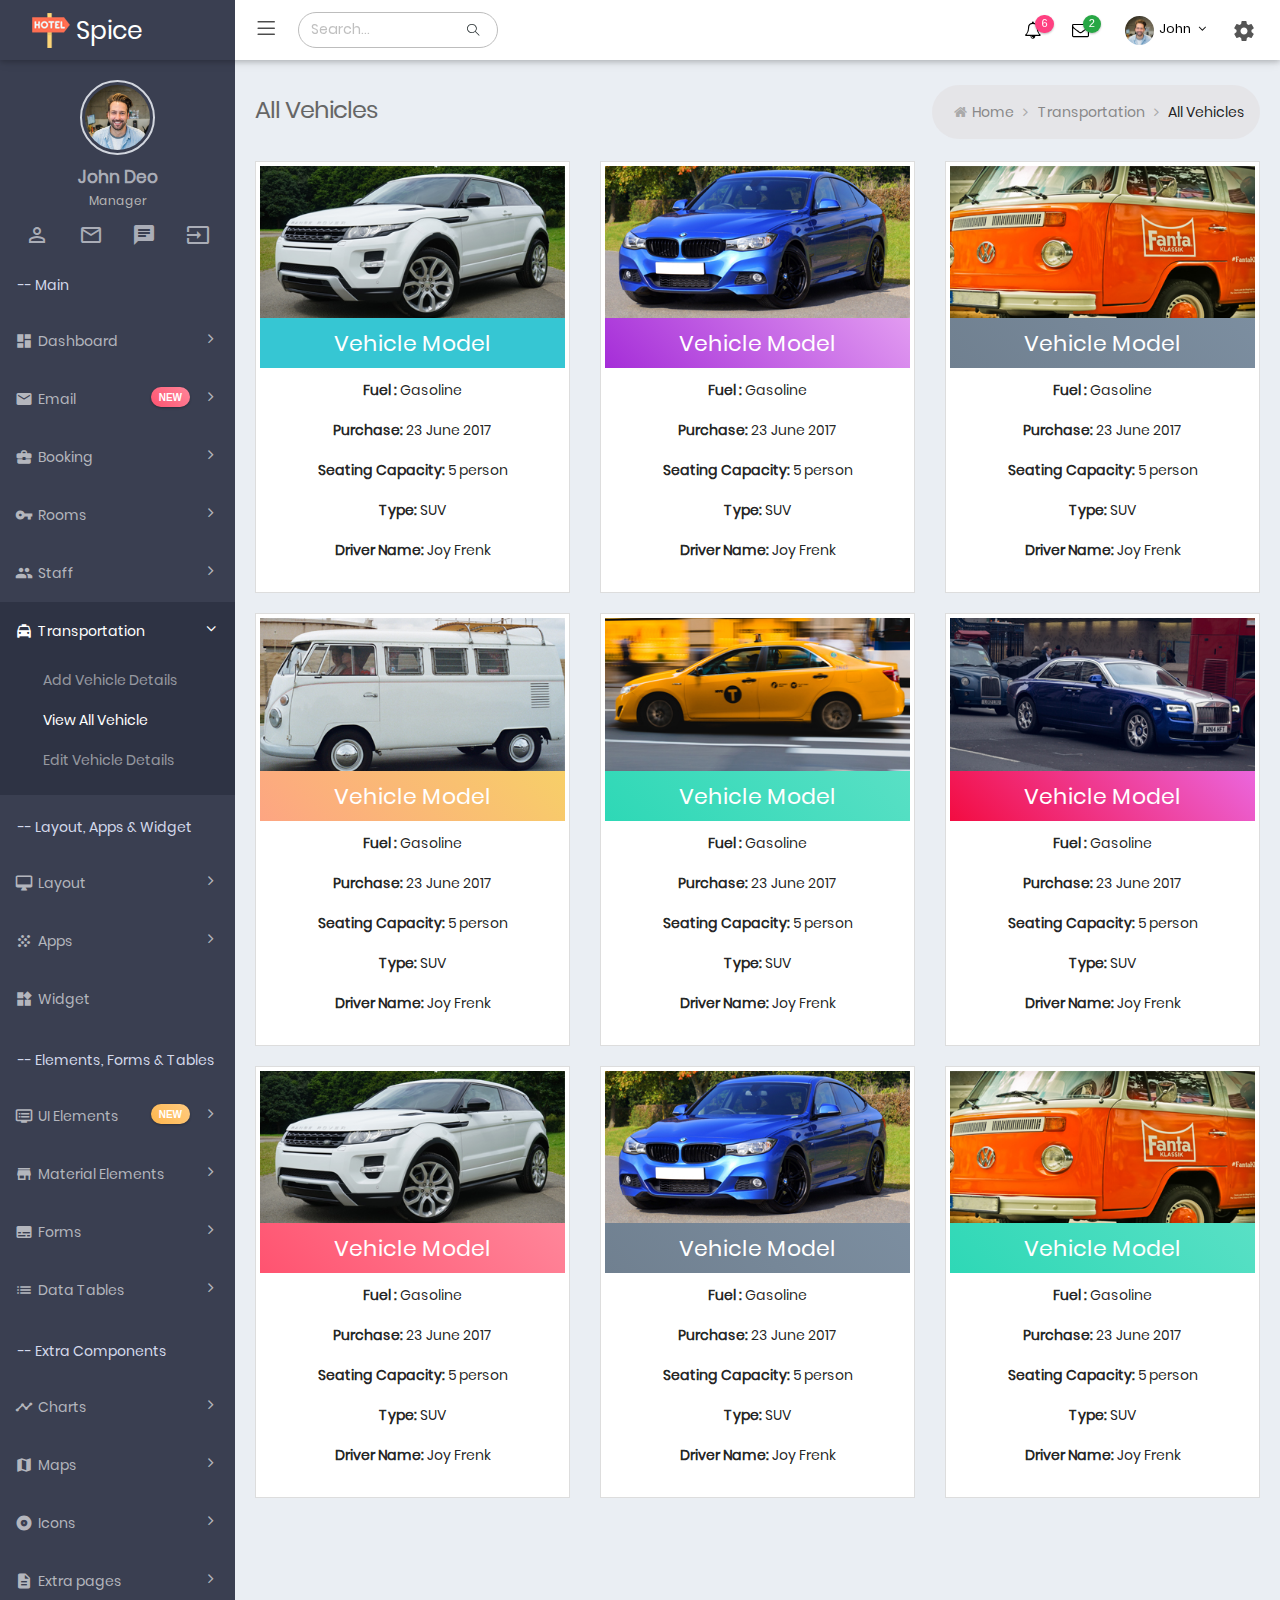
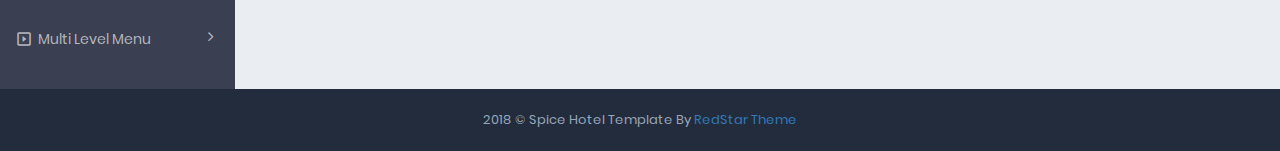
<file: hotel/source/all_vehicles.html>
<!DOCTYPE html>
<html lang="en">
<!-- BEGIN HEAD -->


<!-- Mirrored from radixtouch.in/templates/admin/hotel/source/all_vehicles.html by HTTrack Website Copier/3.x [XR&CO'2014], Mon, 13 Jan 2020 12:38:54 GMT -->
<head>
	<meta charset="utf-8" />
	<meta http-equiv="X-UA-Compatible" content="IE=edge">
	<meta content="width=device-width, initial-scale=1" name="viewport" />
	<meta name="description" content="Responsive Admin Template" />
	<meta name="author" content="SmartUniversity" />
	<title>Spice Hotel | Bootstrap 4 Admin Dashboard Template + UI Kit</title>
	<!-- icons -->
	<link href="assets/plugins/simple-line-icons/simple-line-icons.min.css" rel="stylesheet" type="text/css" />
	<link href="assets/plugins/font-awesome/css/font-awesome.min.css" rel="stylesheet" type="text/css" />
	<!--bootstrap -->
	<link href="assets/plugins/bootstrap/css/bootstrap.min.css" rel="stylesheet" type="text/css" />
	<!-- Material Design Lite CSS -->
	<link rel="stylesheet" href="assets/plugins/material/material.min.css">
	<link rel="stylesheet" href="assets/css/material_style.css">
	<!-- data tables -->
	<link href="assets/plugins/datatables/plugins/bootstrap/dataTables.bootstrap4.min.css" rel="stylesheet"
		type="text/css" />
	<!-- animation -->
	<link href="assets/css/pages/animate_page.css" rel="stylesheet">
	<!-- Template Styles -->
	<link href="assets/css/style.css" rel="stylesheet" type="text/css" />
	<link href="assets/css/plugins.min.css" rel="stylesheet" type="text/css" />
	<link href="assets/css/responsive.css" rel="stylesheet" type="text/css" />
	<link href="assets/css/theme-color.css" rel="stylesheet" type="text/css" />
	<!-- favicon -->
	<link rel="shortcut icon" href="assets/img/favicon.ico" />
</head>
<!-- END HEAD -->

<body
	class="page-header-fixed sidemenu-closed-hidelogo page-content-white page-md header-white dark-sidebar-color logo-dark">
	<div class="page-wrapper">
		<!-- start header -->
		<div class="page-header navbar navbar-fixed-top">
			<div class="page-header-inner ">
				<!-- logo start -->
				<div class="page-logo">
					<a href="index.html">
						<img alt="" src="assets/img/logo.png">
						<span class="logo-default">Spice</span> </a>
				</div>
				<!-- logo end -->
				<ul class="nav navbar-nav navbar-left in">
					<li><a href="#" class="menu-toggler sidebar-toggler"><i class="icon-menu"></i></a></li>
				</ul>
				<form class="search-form-opened" action="#" method="GET">
					<div class="input-group">
						<input type="text" class="form-control" placeholder="Search..." name="query">
						<span class="input-group-btn search-btn">
							<a href="javascript:;" class="btn submit">
								<i class="icon-magnifier"></i>
							</a>
						</span>
					</div>
				</form>
				<!-- start mobile menu -->
				<a href="javascript:;" class="menu-toggler responsive-toggler" data-toggle="collapse"
					data-target=".navbar-collapse">
					<span></span>
				</a>
				<!-- end mobile menu -->
				<!-- start header menu -->
				<div class="top-menu">
					<ul class="nav navbar-nav pull-right">
						<!-- start notification dropdown -->
						<li class="dropdown dropdown-extended dropdown-notification" id="header_notification_bar">
							<a href="javascript:;" class="dropdown-toggle" data-toggle="dropdown" data-hover="dropdown"
								data-close-others="true">
								<i class="fa fa-bell-o"></i>
								<span class="badge headerBadgeColor1"> 6 </span>
							</a>
							<ul class="dropdown-menu animated swing">
								<li class="external">
									<h3><span class="bold">Notifications</span></h3>
									<span class="notification-label purple-bgcolor">New 6</span>
								</li>
								<li>
									<ul class="dropdown-menu-list small-slimscroll-style" data-handle-color="#637283">
										<li>
											<a href="javascript:;">
												<span class="time">just now</span>
												<span class="details">
													<span class="notification-icon circle deepPink-bgcolor"><i
															class="fa fa-check"></i></span> Congratulations!. </span>
											</a>
										</li>
										<li>
											<a href="javascript:;">
												<span class="time">3 mins</span>
												<span class="details">
													<span class="notification-icon circle purple-bgcolor"><i
															class="fa fa-user o"></i></span>
													<b>John Micle </b>is now following you. </span>
											</a>
										</li>
										<li>
											<a href="javascript:;">
												<span class="time">7 mins</span>
												<span class="details">
													<span class="notification-icon circle blue-bgcolor"><i
															class="fa fa-comments-o"></i></span>
													<b>Sneha Jogi </b>sent you a message. </span>
											</a>
										</li>
										<li>
											<a href="javascript:;">
												<span class="time">12 mins</span>
												<span class="details">
													<span class="notification-icon circle pink"><i
															class="fa fa-heart"></i></span>
													<b>Ravi Patel </b>like your photo. </span>
											</a>
										</li>
										<li>
											<a href="javascript:;">
												<span class="time">15 mins</span>
												<span class="details">
													<span class="notification-icon circle yellow"><i
															class="fa fa-warning"></i></span> Warning! </span>
											</a>
										</li>
										<li>
											<a href="javascript:;">
												<span class="time">10 hrs</span>
												<span class="details">
													<span class="notification-icon circle red"><i
															class="fa fa-times"></i></span> Application error. </span>
											</a>
										</li>
									</ul>
									<div class="dropdown-menu-footer">
										<a href="javascript:void(0)"> All notifications </a>
									</div>
								</li>
							</ul>
						</li>
						<!-- end notification dropdown -->
						<!-- start message dropdown -->
						<li class="dropdown dropdown-extended dropdown-inbox" id="header_inbox_bar">
							<a href="javascript:;" class="dropdown-toggle" data-toggle="dropdown" data-hover="dropdown"
								data-close-others="true">
								<i class="fa fa-envelope-o"></i>
								<span class="badge headerBadgeColor2"> 2 </span>
							</a>
							<ul class="dropdown-menu animated slideInDown">
								<li class="external">
									<h3><span class="bold">Messages</span></h3>
									<span class="notification-label cyan-bgcolor">New 2</span>
								</li>
								<li>
									<ul class="dropdown-menu-list small-slimscroll-style" data-handle-color="#637283">
										<li>
											<a href="#">
												<span class="photo">
													<img src="assets/img/user/user2.jpg" class="img-circle" alt="">
												</span>
												<span class="subject">
													<span class="from"> Sarah Smith </span>
													<span class="time">Just Now </span>
												</span>
												<span class="message"> Jatin I found you on LinkedIn... </span>
											</a>
										</li>
										<li>
											<a href="#">
												<span class="photo">
													<img src="assets/img/user/user3.jpg" class="img-circle" alt="">
												</span>
												<span class="subject">
													<span class="from"> John Deo </span>
													<span class="time">16 mins </span>
												</span>
												<span class="message"> Fwd: Important Notice Regarding Your Domain
													Name... </span>
											</a>
										</li>
										<li>
											<a href="#">
												<span class="photo">
													<img src="assets/img/user/user1.jpg" class="img-circle" alt="">
												</span>
												<span class="subject">
													<span class="from"> Rajesh </span>
													<span class="time">2 hrs </span>
												</span>
												<span class="message"> pls take a print of attachments. </span>
											</a>
										</li>
										<li>
											<a href="#">
												<span class="photo">
													<img src="assets/img/user/user8.jpg" class="img-circle" alt="">
												</span>
												<span class="subject">
													<span class="from"> Lina Smith </span>
													<span class="time">40 mins </span>
												</span>
												<span class="message"> Apply for Ortho Surgeon </span>
											</a>
										</li>
										<li>
											<a href="#">
												<span class="photo">
													<img src="assets/img/user/user5.jpg" class="img-circle" alt="">
												</span>
												<span class="subject">
													<span class="from"> Jacob Ryan </span>
													<span class="time">46 mins </span>
												</span>
												<span class="message"> Request for leave application. </span>
											</a>
										</li>
									</ul>
									<div class="dropdown-menu-footer">
										<a href="#"> All Messages </a>
									</div>
								</li>
							</ul>
						</li>
						<!-- end message dropdown -->
						<!-- start manage user dropdown -->
						<li class="dropdown dropdown-user">
							<a href="javascript:;" class="dropdown-toggle" data-toggle="dropdown" data-hover="dropdown"
								data-close-others="true">
								<img alt="" class="img-circle " src="assets/img/dp.jpg" />
								<span class="username username-hide-on-mobile"> John </span>
								<i class="fa fa-angle-down"></i>
							</a>
							<ul class="dropdown-menu dropdown-menu-default animated jello">
								<li>
									<a href="user_profile.html">
										<i class="icon-user"></i> Profile </a>
								</li>
								<li>
									<a href="#">
										<i class="icon-settings"></i> Settings
									</a>
								</li>
								<li>
									<a href="#">
										<i class="icon-directions"></i> Help
									</a>
								</li>
								<li class="divider"> </li>
								<li>
									<a href="lock_screen.html">
										<i class="icon-lock"></i> Lock
									</a>
								</li>
								<li>
									<a href="login.html">
										<i class="icon-logout"></i> Log Out </a>
								</li>
							</ul>
						</li>
						<!-- end manage user dropdown -->
						<li class="dropdown dropdown-quick-sidebar-toggler">
							<a id="headerSettingButton" class="mdl-button mdl-js-button mdl-button--icon pull-right"
								data-upgraded=",MaterialButton">
								<i class="material-icons">settings</i>
							</a>
						</li>
					</ul>
				</div>
			</div>
		</div>
		<!-- end header -->
		<!-- start page container -->
		<div class="page-container">
			<!-- start sidebar menu -->
			<div class="sidebar-container">
				<div class="sidemenu-container navbar-collapse collapse fixed-menu">
					<div id="remove-scroll">
						<ul class="sidemenu page-header-fixed p-t-20" data-keep-expanded="false" data-auto-scroll="true"
							data-slide-speed="200">
							<li class="sidebar-toggler-wrapper hide">
								<div class="sidebar-toggler">
									<span></span>
								</div>
							</li>
							<li class="sidebar-user-panel">
								<div class="user-panel">
									<div class="row">
										<div class="sidebar-userpic">
											<img src="assets/img/dp.jpg" class="img-responsive" alt=""> </div>
									</div>
									<div class="profile-usertitle">
										<div class="sidebar-userpic-name"> John Deo </div>
										<div class="profile-usertitle-job"> Manager </div>
									</div>
									<div class="sidebar-userpic-btn">
										<a class="tooltips" href="user_profile.html" data-placement="top"
											data-original-title="Profile">
											<i class="material-icons">person_outline</i>
										</a>
										<a class="tooltips" href="email_inbox.html" data-placement="top"
											data-original-title="Mail">
											<i class="material-icons">mail_outline</i>
										</a>
										<a class="tooltips" href="chat.html" data-placement="top"
											data-original-title="Chat">
											<i class="material-icons">chat</i>
										</a>
										<a class="tooltips" href="login.html" data-placement="top"
											data-original-title="Logout">
											<i class="material-icons">input</i>
										</a>
									</div>
								</div>
							</li>
							<li class="menu-heading">
								<span>-- Main</span>
							</li>
							<li class="nav-item start">
								<a href="#" class="nav-link nav-toggle">
									<i class="material-icons">dashboard</i>
									<span class="title">Dashboard</span>
									<span class="arrow"></span>
								</a>
								<ul class="sub-menu">
									<li class="nav-item">
										<a href="index.html" class="nav-link ">
											<span class="title">Dashboard 1</span>
										</a>
									</li>
									<li class="nav-item ">
										<a href="dashboard2.html" class="nav-link ">
											<span class="title">Dashboard 2</span>
										</a>
									</li>
								</ul>
							</li>
							<li class="nav-item">
								<a href="#" class="nav-link nav-toggle">
									<i class="material-icons">email</i>
									<span class="title">Email</span>
									<span class="arrow"></span>
									<span class="label label-rouded label-menu label-danger">new</span>
								</a>
								<ul class="sub-menu">
									<li class="nav-item">
										<a href="email_inbox.html" class="nav-link ">
											<span class="title">Inbox</span>
										</a>
									</li>
									<li class="nav-item">
										<a href="email_view.html" class="nav-link ">
											<span class="title">View Mail</span>
										</a>
									</li>
									<li class="nav-item">
										<a href="email_compose.html" class="nav-link ">
											<span class="title">Compose Mail</span>
										</a>
									</li>
								</ul>
							</li>
							<li class="nav-item">
								<a href="#" class="nav-link nav-toggle">
									<i class="material-icons">business_center</i>
									<span class="title">Booking</span>
									<span class="arrow"></span>
								</a>
								<ul class="sub-menu">
									<li class="nav-item">
										<a href="new_booking.html" class="nav-link ">
											<span class="title">New Booking</span>
										</a>
									</li>
									<li class="nav-item">
										<a href="view_booking.html" class="nav-link ">
											<span class="title">View Booking</span>
										</a>
									</li>
									<li class="nav-item">
										<a href="edit_booking.html" class="nav-link ">
											<span class="title">Edit Booking</span>
										</a>
									</li>
								</ul>
							</li>
							<li class="nav-item">
								<a href="#" class="nav-link nav-toggle">
									<i class="material-icons">vpn_key</i>
									<span class="title">Rooms</span>
									<span class="arrow"></span>
								</a>
								<ul class="sub-menu">
									<li class="nav-item">
										<a href="add_room.html" class="nav-link ">
											<span class="title">Add Room Details</span>
										</a>
									</li>
									<li class="nav-item">
										<a href="all_rooms.html" class="nav-link ">
											<span class="title">View All Rooms</span>
										</a>
									</li>
									<li class="nav-item">
										<a href="edit_room.html" class="nav-link ">
											<span class="title">Edit Room Details</span>
										</a>
									</li>
								</ul>
							</li>
							<li class="nav-item">
								<a href="#" class="nav-link nav-toggle">
									<i class="material-icons">group</i>
									<span class="title">Staff</span>
									<span class="arrow"></span>
								</a>
								<ul class="sub-menu">
									<li class="nav-item">
										<a href="add_staff.html" class="nav-link ">
											<span class="title">Add Staff Details</span>
										</a>
									</li>
									<li class="nav-item">
										<a href="all_staffs.html" class="nav-link ">
											<span class="title">View All Staffs</span>
										</a>
									</li>
									<li class="nav-item">
										<a href="edit_staff.html" class="nav-link ">
											<span class="title">Edit Staff Details</span>
										</a>
									</li>
								</ul>
							</li>
							<li class="nav-item active">
								<a href="#" class="nav-link nav-toggle">
									<i class="material-icons">local_taxi</i>
									<span class="title">Transportation</span>
									<span class="selected"></span>
									<span class="arrow open"></span>
								</a>
								<ul class="sub-menu">
									<li class="nav-item">
										<a href="add_vehicle.html" class="nav-link ">
											<span class="title">Add Vehicle Details</span>
										</a>
									</li>
									<li class="nav-item active">
										<a href="all_vehicles.html" class="nav-link ">
											<span class="title">View All Vehicle</span>
											<span class="selected"></span>
										</a>
									</li>
									<li class="nav-item">
										<a href="edit_vehicle.html" class="nav-link ">
											<span class="title">Edit Vehicle Details</span>
										</a>
									</li>
								</ul>
							</li>
							<li class="menu-heading m-t-20">
								<span>-- Layout, Apps &amp; Widget</span>
							</li>
							<li class="nav-item">
								<a href="#" class="nav-link nav-toggle"> <i class="material-icons">desktop_mac</i>
									<span class="title">Layout</span> <span class="arrow"></span>
								</a>
								<ul class="sub-menu">
									<li class="nav-item">
										<a href="layout_boxed.html" class="nav-link "> <span class="title">Boxed</span>
										</a>
									</li>
									<li class="nav-item">
										<a href="layout_full_width.html" class="nav-link "> <span class="title">Full
												Width</span>
										</a>
									</li>
									<li class="nav-item">
										<a href="layout_collapse.html" class="nav-link "> <span class="title">Collapse
												Menu</span>
										</a>
									</li>
									<li class="nav-item">
										<a href="layout_right_sidebar.html" class="nav-link "> <span class="title">Right
												Sidebar</span>
										</a>
									</li>
									<li class="nav-item">
										<a href="layout_sidebar_hover_menu.html" class="nav-link "> <span
												class="title">Hover Sidebar Menu</span>
										</a>
									</li>
									<li class="nav-item">
										<a href="layout_mega_menu.html" class="nav-link "> <span class="title">Mega
												Menu</span>
										</a>
									</li>
								</ul>
							</li>
							<li class="nav-item">
								<a href="#" class="nav-link nav-toggle"> <i class="material-icons">grain</i>
									<span class="title">Apps</span> <span class="arrow"></span>
								</a>
								<ul class="sub-menu">
									<li class="nav-item">
										<a href="chat.html" class="nav-link "> <span class="title">Chat</span>
										</a>
									</li>
									<li class="nav-item">
										<a href="contact_list.html" class="nav-link "> <span class="title">Contact
												List</span>
										</a>
									</li>
									<li class="nav-item">
										<a href="contact_grid.html" class="nav-link "> <span class="title">Contact
												Grid</span>
										</a>
									</li>
									<li class="nav-item">
										<a href="gallery.html" class="nav-link "> <span class="title">Gallery</span>
										</a>
									</li>
									<li class="nav-item">
										<a href="support.html" class="nav-link "> <span class="title">Support</span>
										</a>
									</li>
									<li class="nav-item">
										<a href="calendar.html" class="nav-link "> <span class="title">Calendar</span>
										</a>
									</li>
								</ul>
							</li>
							<li class="nav-item">
								<a href="widget.html" class="nav-link nav-toggle"> <i class="material-icons">widgets</i>
									<span class="title">Widget</span>
								</a>
							</li>
							<li class="menu-heading m-t-20">
								<span>-- Elements, Forms &amp; Tables</span>
							</li>
							<li class="nav-item">
								<a href="#" class="nav-link nav-toggle">
									<i class="material-icons">dvr</i>
									<span class="title">UI Elements</span>
									<span class="label label-rouded label-menu label-warning">new</span>
									<span class="arrow"></span>
								</a>
								<ul class="sub-menu">
									<li class="nav-item">
										<a href="buttons.html" class="nav-link ">
											<span class="title">Buttons</span>
										</a>
									</li>
									<li class="nav-item">
										<a href="alert.html" class="nav-link ">
											<span class="title">Alert</span>
										</a>
									</li>
									<li class="nav-item">
										<a href="tabs_accordions_navs.html" class="nav-link ">
											<span class="title">Tabs &amp; Accordions</span>
										</a>
									</li>
									<li class="nav-item">
										<a href="typography.html" class="nav-link ">
											<span class="title">Typography</span>
										</a>
									</li>
									<li class="nav-item">
										<a href="notification.html" class="nav-link ">
											<span class="title">Notifications</span>
										</a>
									</li>
									<li class="nav-item">
										<a href="sweet_alert.html" class="nav-link ">
											<span class="title">Sweet Alert</span>
										</a>
									</li>
									<li class="nav-item">
										<a href="panels.html" class="nav-link ">
											<span class="title">Panels</span>
										</a>
									</li>
									<li class="nav-item">
										<a href="grid.html" class="nav-link ">
											<span class="title">Grids</span>
										</a>
									</li>
									<li class="nav-item">
										<a href="tree.html" class="nav-link ">
											<span class="title">Tree View</span>
										</a>
									</li>
									<li class="nav-item">
										<a href="carousel.html" class="nav-link ">
											<span class="title">Carousel</span>
										</a>
									</li>
									<li class="nav-item">
										<a href="animation.html" class="nav-link ">
											<span class="title">Animations</span>
										</a>
									</li>
								</ul>
							</li>
							<li class="nav-item">
								<a href="#" class="nav-link nav-toggle">
									<i class="material-icons">store</i>
									<span class="title">Material Elements</span>
									<span class="arrow"></span>
								</a>
								<ul class="sub-menu">
									<li class="nav-item">
										<a href="material_button.html" class="nav-link ">
											<span class="title">Buttons</span>
										</a>
									</li>
									<li class="nav-item">
										<a href="material_tab.html" class="nav-link ">
											<span class="title">Tabs</span>
										</a>
									</li>
									<li class="nav-item">
										<a href="material_chips.html" class="nav-link ">
											<span class="title">Chips</span>
										</a>
									</li>
									<li class="nav-item">
										<a href="material_grid.html" class="nav-link ">
											<span class="title">Grid</span>
										</a>
									</li>
									<li class="nav-item">
										<a href="material_form.html" class="nav-link ">
											<span class="title">Form</span>
										</a>
									</li>
									<li class="nav-item">
										<a href="material_datepicker.html" class="nav-link ">
											<span class="title">DatePicker</span>
										</a>
									</li>
									<li class="nav-item">
										<a href="material_select.html" class="nav-link ">
											<span class="title">Select Item</span>
										</a>
									</li>
									<li class="nav-item">
										<a href="material_loading.html" class="nav-link ">
											<span class="title">Loading</span>
										</a>
									</li>
									<li class="nav-item">
										<a href="material_menu.html" class="nav-link ">
											<span class="title">Menu</span>
										</a>
									</li>
									<li class="nav-item">
										<a href="material_slider.html" class="nav-link ">
											<span class="title">Slider</span>
										</a>
									</li>
									<li class="nav-item">
										<a href="material_tables.html" class="nav-link ">
											<span class="title">Tables</span>
										</a>
									</li>
									<li class="nav-item">
										<a href="material_toggle.html" class="nav-link ">
											<span class="title">Toggle</span>
										</a>
									</li>
									<li class="nav-item">
										<a href="material_badges.html" class="nav-link ">
											<span class="title">Badges</span>
										</a>
									</li>
								</ul>
							</li>
							<li class="nav-item">
								<a href="javascript:;" class="nav-link nav-toggle">
									<i class="material-icons">subtitles</i>
									<span class="title">Forms </span>
									<span class="arrow"></span>
								</a>
								<ul class="sub-menu">
									<li class="nav-item">
										<a href="layouts_form.html" class="nav-link ">
											<span class="title">Form Layout</span>
										</a>
									</li>
									<li class="nav-item">
										<a href="advance_form.html" class="nav-link ">
											<span class="title">Advance Component</span>
										</a>
									</li>
									<li class="nav-item">
										<a href="validation_form.html" class="nav-link ">
											<span class="title">Form Validation</span>
										</a>
									</li>
									<li class="nav-item">
										<a href="steps.html" class="nav-link ">
											<span class="title">Wizard</span>
										</a>
									</li>
									<li class="nav-item">
										<a href="file_upload.html" class="nav-link ">
											<span class="title">File Upload</span>
										</a>
									</li>
									<li class="nav-item">
										<a href="editable_form.html" class="nav-link ">
											<span class="title">Editor</span>
										</a>
									</li>
								</ul>
							</li>
							<li class="nav-item">
								<a href="javascript:;" class="nav-link nav-toggle">
									<i class="material-icons">list</i>
									<span class="title">Data Tables</span>
									<span class="arrow"></span>
								</a>
								<ul class="sub-menu">
									<li class="nav-item">
										<a href="basic_table.html" class="nav-link ">
											<span class="title">Basic Tables</span>
										</a>
									</li>
									<li class="nav-item">
										<a href="advanced_table.html" class="nav-link ">
											<span class="title">Advance Tables</span>
										</a>
									</li>
									<li class="nav-item">
										<a href="editable_table.html" class="nav-link ">
											<span class="title">Editable Tables</span>
										</a>
									</li>
									<li class="nav-item">
										<a href="group_table.html" class="nav-link ">
											<span class="title">Grouping</span>
										</a>
									</li>
									<li class="nav-item">
										<a href="table_data.html" class="nav-link ">
											<span class="title">Tables With Sourced Data</span>
										</a>
									</li>
								</ul>
							</li>
							<li class="menu-heading m-t-20">
								<span>-- Extra Components</span>
							</li>
							<li class="nav-item">
								<a href="javascript:;" class="nav-link nav-toggle">
									<i class="material-icons">timeline</i>
									<span class="title">Charts</span>
									<span class="arrow"></span>
								</a>
								<ul class="sub-menu">
									<li class="nav-item">
										<a href="charts_echarts.html" class="nav-link ">
											<span class="title">eCharts</span>
										</a>
									</li>
									<li class="nav-item">
										<a href="charts_morris.html" class="nav-link ">
											<span class="title">Morris Charts</span>
										</a>
									</li>
									<li class="nav-item">
										<a href="charts_chartjs.html" class="nav-link ">
											<span class="title">Chartjs</span>
										</a>
									</li>
								</ul>
							</li>
							<li class="nav-item">
								<a href="javascript:;" class="nav-link nav-toggle">
									<i class="material-icons">map</i>
									<span class="title">Maps</span>
									<span class="arrow"></span>
								</a>
								<ul class="sub-menu">
									<li class="nav-item">
										<a href="google_maps.html" class="nav-link ">
											<span class="title">Google Maps</span>
										</a>
									</li>
									<li class="nav-item">
										<a href="vector_maps.html" class="nav-link ">
											<span class="title">Vector Maps</span>
										</a>
									</li>
								</ul>
							</li>
							<li class="nav-item">
								<a href="#" class="nav-link nav-toggle"> <i class="material-icons">album</i>
									<span class="title">Icons</span> <span class="arrow"></span>
								</a>
								<ul class="sub-menu">
									<li class="nav-item">
										<a href="fontawesome_icons.html" class="nav-link "> <span class="title">Font
												Awesome</span>
										</a>
									</li>
									<li class="nav-item">
										<a href="simpleline_icons.html" class="nav-link "> <span class="title">Simple
												Line Icon</span>
										</a>
									</li>
									<li class="nav-item">
										<a href="material_icons.html" class="nav-link "> <span class="title">Material
												Icon</span>
										</a>
									</li>
								</ul>
							</li>
							<li class="nav-item">
								<a href="javascript:;" class="nav-link nav-toggle"> <i
										class="material-icons">description</i>
									<span class="title">Extra pages</span>
									<span class="arrow"></span>
								</a>
								<ul class="sub-menu">
									<li class="nav-item">
										<a href="timeline.html" class="nav-link "> <span class="title">Timeline</span>
										</a>
									</li>
									<li class="nav-item">
										<a href="login.html" class="nav-link "> <span class="title">Login</span>
										</a>
									</li>
									<li class="nav-item">
										<a href="sign_up.html" class="nav-link "> <span
												class="title">Registration</span>
										</a>
									</li>
									<li class="nav-item">
										<a href="user_profile.html" class="nav-link "><span class="title">Profile</span>
										</a>
									</li>
									<li class="nav-item">
										<a href="pricing.html" class="nav-link "><span class="title">Pricing</span>
										</a>
									</li>
									<li class="nav-item">
										<a href="contactus.html" class="nav-link "> <span class="title">Contact
												Us</span>
										</a>
									</li>
									<li class="nav-item">
										<a href="invoice.html" class="nav-link "><span class="title">Invoice</span>
										</a>
									</li>
									<li class="nav-item">
										<a href="faq.html" class="nav-link "><span class="title">Faq</span>
										</a>
									</li>
									<li class="nav-item">
										<a href="lock_screen.html" class="nav-link "> <span class="title">Lock
												Screen</span>
										</a>
									</li>
									<li class="nav-item">
										<a href="page-404.html" class="nav-link "> <span class="title">404 Page</span>
										</a>
									</li>
									<li class="nav-item">
										<a href="page-500.html" class="nav-link "> <span class="title">500 Page</span>
										</a>
									</li>
									<li class="nav-item">
										<a href="blank_page.html" class="nav-link "> <span class="title">Blank
												Page</span>
										</a>
									</li>
								</ul>
							</li>
							<li class="nav-item">
								<a href="javascript:;" class="nav-link nav-toggle">
									<i class="material-icons">slideshow</i>
									<span class="title">Multi Level Menu</span>
									<span class="arrow "></span>
								</a>
								<ul class="sub-menu">
									<li class="nav-item">
										<a href="javascript:;" class="nav-link nav-toggle">
											<i class="fa fa-university"></i> Item 1
											<span class="arrow"></span>
										</a>
										<ul class="sub-menu">
											<li class="nav-item">
												<a href="javascript:;" class="nav-link nav-toggle">
													<i class="fa fa-bell-o"></i> Arrow Toggle
													<span class="arrow "></span>
												</a>
												<ul class="sub-menu">
													<li class="nav-item">
														<a href="javascript:;" class="nav-link">
															<i class="fa fa-calculator"></i> Sample Link 1</a>
													</li>
													<li class="nav-item">
														<a href="#" class="nav-link">
															<i class="fa fa-clone"></i> Sample Link 2</a>
													</li>
													<li class="nav-item">
														<a href="#" class="nav-link">
															<i class="fa fa-cogs"></i> Sample Link 3</a>
													</li>
												</ul>
											</li>
											<li class="nav-item">
												<a href="#" class="nav-link">
													<i class="fa fa-file-pdf-o"></i> Sample Link 1</a>
											</li>
											<li class="nav-item">
												<a href="#" class="nav-link">
													<i class="fa fa-rss"></i> Sample Link 2</a>
											</li>
											<li class="nav-item">
												<a href="#" class="nav-link">
													<i class="fa fa-hdd-o"></i> Sample Link 3</a>
											</li>
										</ul>
									</li>
									<li class="nav-item">
										<a href="javascript:;" class="nav-link nav-toggle">
											<i class="fa fa-gavel"></i> Arrow Toggle
											<span class="arrow"></span>
										</a>
										<ul class="sub-menu">
											<li class="nav-item">
												<a href="#" class="nav-link">
													<i class="fa fa-paper-plane"></i> Sample Link 1</a>
											</li>
											<li class="nav-item">
												<a href="#" class="nav-link">
													<i class="fa fa-power-off"></i> Sample Link 1</a>
											</li>
											<li class="nav-item">
												<a href="#" class="nav-link">
													<i class="fa fa-recycle"></i> Sample Link 1
												</a>
											</li>
										</ul>
									</li>
									<li class="nav-item">
										<a href="#" class="nav-link">
											<i class="fa fa-volume-up"></i> Item 3 </a>
									</li>
								</ul>
							</li>
						</ul>
					</div>
				</div>
			</div>
			<!-- end sidebar menu -->
			<!-- start page content -->
			<div class="page-content-wrapper">
				<div class="page-content">
					<div class="page-bar">
						<div class="page-title-breadcrumb">
							<div class=" pull-left">
								<div class="page-title">All Vehicles</div>
							</div>
							<ol class="breadcrumb page-breadcrumb pull-right">
								<li><i class="fa fa-home"></i>&nbsp;<a class="parent-item"
										href="index.html">Home</a>&nbsp;<i class="fa fa-angle-right"></i>
								</li>
								<li><a class="parent-item" href="#">Transportation</a>&nbsp;<i
										class="fa fa-angle-right"></i>
								</li>
								<li class="active">All Vehicles</li>
							</ol>
						</div>
					</div>
					<div class="row">
						<div class="col-lg-4 col-md-6 col-12 col-sm-6">
							<div class="blogThumb">
								<div class="thumb-center"><img class="img-responsive" alt="user"
										src="assets/img/vehicle/v1.jpg"></div>
								<div class="vehicle-name cyan-bgcolor">
									<div class="user-name">Vehicle Model</div>
								</div>
								<div class="vehicle-box">
									<p><strong>Fuel :</strong> Gasoline</p>
									<p><strong>Purchase:</strong> 23 June 2017</p>
									<p><strong>Seating Capacity:</strong> 5 person</p>
									<p><strong>Type:</strong> SUV</p>
									<p><strong>Driver Name:</strong> Joy Frenk</p>
								</div>
							</div>
						</div>
						<div class="col-lg-4 col-md-6 col-12 col-sm-6">
							<div class="blogThumb">
								<div class="thumb-center"><img class="img-responsive" alt="user"
										src="assets/img/vehicle/v2.jpg"></div>
								<div class="vehicle-name bg-b-purple">
									<div class="user-name">Vehicle Model</div>
								</div>
								<div class="vehicle-box">
									<p><strong>Fuel :</strong> Gasoline</p>
									<p><strong>Purchase:</strong> 23 June 2017</p>
									<p><strong>Seating Capacity:</strong> 5 person</p>
									<p><strong>Type:</strong> SUV</p>
									<p><strong>Driver Name:</strong> Joy Frenk</p>
								</div>
							</div>
						</div>
						<div class="col-lg-4 col-md-6 col-12 col-sm-6">
							<div class="blogThumb">
								<div class="thumb-center"><img class="img-responsive" alt="user"
										src="assets/img/vehicle/v3.jpg"></div>
								<div class="vehicle-name light-dark-bgcolor">
									<div class="user-name">Vehicle Model</div>
								</div>
								<div class="vehicle-box">
									<p><strong>Fuel :</strong> Gasoline</p>
									<p><strong>Purchase:</strong> 23 June 2017</p>
									<p><strong>Seating Capacity:</strong> 5 person</p>
									<p><strong>Type:</strong> SUV</p>
									<p><strong>Driver Name:</strong> Joy Frenk</p>
								</div>
							</div>
						</div>
					</div>
					<div class="row">
						<div class="col-lg-4 col-md-6 col-12 col-sm-6">
							<div class="blogThumb">
								<div class="thumb-center"><img class="img-responsive" alt="user"
										src="assets/img/vehicle/v4.jpg"></div>
								<div class="vehicle-name bg-b-orange">
									<div class="user-name">Vehicle Model</div>
								</div>
								<div class="vehicle-box">
									<p><strong>Fuel :</strong> Gasoline</p>
									<p><strong>Purchase:</strong> 23 June 2017</p>
									<p><strong>Seating Capacity:</strong> 5 person</p>
									<p><strong>Type:</strong> SUV</p>
									<p><strong>Driver Name:</strong> Joy Frenk</p>
								</div>
							</div>
						</div>
						<div class="col-lg-4 col-md-6 col-12 col-sm-6">
							<div class="blogThumb">
								<div class="thumb-center"><img class="img-responsive" alt="user"
										src="assets/img/vehicle/v5.jpg"></div>
								<div class="vehicle-name bg-b-green">
									<div class="user-name">Vehicle Model</div>
								</div>
								<div class="vehicle-box">
									<p><strong>Fuel :</strong> Gasoline</p>
									<p><strong>Purchase:</strong> 23 June 2017</p>
									<p><strong>Seating Capacity:</strong> 5 person</p>
									<p><strong>Type:</strong> SUV</p>
									<p><strong>Driver Name:</strong> Joy Frenk</p>
								</div>
							</div>
						</div>
						<div class="col-lg-4 col-md-6 col-12 col-sm-6">
							<div class="blogThumb">
								<div class="thumb-center"><img class="img-responsive" alt="user"
										src="assets/img/vehicle/v6.jpg"></div>
								<div class="vehicle-name bg-b-danger">
									<div class="user-name">Vehicle Model</div>
								</div>
								<div class="vehicle-box">
									<p><strong>Fuel :</strong> Gasoline</p>
									<p><strong>Purchase:</strong> 23 June 2017</p>
									<p><strong>Seating Capacity:</strong> 5 person</p>
									<p><strong>Type:</strong> SUV</p>
									<p><strong>Driver Name:</strong> Joy Frenk</p>
								</div>
							</div>
						</div>
					</div>
					<div class="row">
						<div class="col-lg-4 col-md-6 col-12 col-sm-6">
							<div class="blogThumb">
								<div class="thumb-center"><img class="img-responsive" alt="user"
										src="assets/img/vehicle/v1.jpg"></div>
								<div class="vehicle-name bg-b-pink">
									<div class="user-name">Vehicle Model</div>
								</div>
								<div class="vehicle-box">
									<p><strong>Fuel :</strong> Gasoline</p>
									<p><strong>Purchase:</strong> 23 June 2017</p>
									<p><strong>Seating Capacity:</strong> 5 person</p>
									<p><strong>Type:</strong> SUV</p>
									<p><strong>Driver Name:</strong> Joy Frenk</p>
								</div>
							</div>
						</div>
						<div class="col-lg-4 col-md-6 col-12 col-sm-6">
							<div class="blogThumb">
								<div class="thumb-center"><img class="img-responsive" alt="user"
										src="assets/img/vehicle/v2.jpg"></div>
								<div class="vehicle-name light-dark-bgcolor">
									<div class="user-name">Vehicle Model</div>
								</div>
								<div class="vehicle-box">
									<p><strong>Fuel :</strong> Gasoline</p>
									<p><strong>Purchase:</strong> 23 June 2017</p>
									<p><strong>Seating Capacity:</strong> 5 person</p>
									<p><strong>Type:</strong> SUV</p>
									<p><strong>Driver Name:</strong> Joy Frenk</p>
								</div>
							</div>
						</div>
						<div class="col-lg-4 col-md-6 col-12 col-sm-6">
							<div class="blogThumb">
								<div class="thumb-center"><img class="img-responsive" alt="user"
										src="assets/img/vehicle/v3.jpg"></div>
								<div class="vehicle-name bg-b-green">
									<div class="user-name">Vehicle Model</div>
								</div>
								<div class="vehicle-box">
									<p><strong>Fuel :</strong> Gasoline</p>
									<p><strong>Purchase:</strong> 23 June 2017</p>
									<p><strong>Seating Capacity:</strong> 5 person</p>
									<p><strong>Type:</strong> SUV</p>
									<p><strong>Driver Name:</strong> Joy Frenk</p>
								</div>
							</div>
						</div>
					</div>
				</div>
			</div>
			<!-- end page content -->
			<!-- start chat sidebar -->
			<div class="chat-sidebar-container" data-close-on-body-click="false">
				<div class="chat-sidebar">
					<ul class="nav nav-tabs">
						<li class="nav-item">
							<a href="#quick_sidebar_tab_1" class="nav-link active tab-icon" data-toggle="tab">Theme
							</a>
						</li>
						<li class="nav-item">
							<a href="#quick_sidebar_tab_2" class="nav-link tab-icon" data-toggle="tab"> Chat
							</a>
						</li>
						<li class="nav-item">
							<a href="#quick_sidebar_tab_3" class="nav-link tab-icon" data-toggle="tab"> Settings
							</a>
						</li>
					</ul>
					<div class="tab-content">
						<div class="tab-pane chat-sidebar-settings in show active animated shake" role="tabpanel"
							id="quick_sidebar_tab_1">
							<div class="slimscroll-style">
								<div class="theme-light-dark">
									<h6>Sidebar Theme</h6>
									<button type="button" data-theme="white"
										class="btn lightColor btn-outline btn-circle m-b-10 theme-button">Light
										Sidebar</button>
									<button type="button" data-theme="dark"
										class="btn dark btn-outline btn-circle m-b-10 theme-button">Dark
										Sidebar</button>
								</div>
								<div class="theme-light-dark">
									<h6>Sidebar Color</h6>
									<ul class="list-unstyled">
										<li class="complete">
											<div class="theme-color sidebar-theme">
												<a href="#" data-theme="white"><span class="head"></span><span
														class="cont"></span></a>
												<a href="#" data-theme="dark"><span class="head"></span><span
														class="cont"></span></a>
												<a href="#" data-theme="blue"><span class="head"></span><span
														class="cont"></span></a>
												<a href="#" data-theme="indigo"><span class="head"></span><span
														class="cont"></span></a>
												<a href="#" data-theme="cyan"><span class="head"></span><span
														class="cont"></span></a>
												<a href="#" data-theme="green"><span class="head"></span><span
														class="cont"></span></a>
												<a href="#" data-theme="red"><span class="head"></span><span
														class="cont"></span></a>
											</div>
										</li>
									</ul>
									<h6>Header Brand color</h6>
									<ul class="list-unstyled">
										<li class="theme-option">
											<div class="theme-color logo-theme">
												<a href="#" data-theme="logo-white"><span class="head"></span><span
														class="cont"></span></a>
												<a href="#" data-theme="logo-dark"><span class="head"></span><span
														class="cont"></span></a>
												<a href="#" data-theme="logo-blue"><span class="head"></span><span
														class="cont"></span></a>
												<a href="#" data-theme="logo-indigo"><span class="head"></span><span
														class="cont"></span></a>
												<a href="#" data-theme="logo-cyan"><span class="head"></span><span
														class="cont"></span></a>
												<a href="#" data-theme="logo-green"><span class="head"></span><span
														class="cont"></span></a>
												<a href="#" data-theme="logo-red"><span class="head"></span><span
														class="cont"></span></a>
											</div>
										</li>
									</ul>
									<h6>Header color</h6>
									<ul class="list-unstyled">
										<li class="theme-option">
											<div class="theme-color header-theme">
												<a href="#" data-theme="header-white"><span class="head"></span><span
														class="cont"></span></a>
												<a href="#" data-theme="header-dark"><span class="head"></span><span
														class="cont"></span></a>
												<a href="#" data-theme="header-blue"><span class="head"></span><span
														class="cont"></span></a>
												<a href="#" data-theme="header-indigo"><span class="head"></span><span
														class="cont"></span></a>
												<a href="#" data-theme="header-cyan"><span class="head"></span><span
														class="cont"></span></a>
												<a href="#" data-theme="header-green"><span class="head"></span><span
														class="cont"></span></a>
												<a href="#" data-theme="header-red"><span class="head"></span><span
														class="cont"></span></a>
											</div>
										</li>
									</ul>
								</div>
							</div>
						</div>
						<!-- Start Doctor Chat -->
						<div class="tab-pane chat-sidebar-chat animated slideInRight" id="quick_sidebar_tab_2">
							<div class="chat-sidebar-list">
								<div class="chat-sidebar-chat-users slimscroll-style" data-rail-color="#ddd"
									data-wrapper-class="chat-sidebar-list">
									<div class="chat-header">
										<h5 class="list-heading">Online</h5>
									</div>
									<ul class="media-list list-items">
										<li class="media"><img class="media-object" src="assets/img/user/user3.jpg"
												width="35" height="35" alt="...">
											<i class="online dot"></i>
											<div class="media-body">
												<h5 class="media-heading">John Deo</h5>
												<div class="media-heading-sub">Spine Surgeon</div>
											</div>
										</li>
										<li class="media">
											<div class="media-status">
												<span class="badge badge-success">5</span>
											</div> <img class="media-object" src="assets/img/user/user1.jpg" width="35"
												height="35" alt="...">
											<i class="busy dot"></i>
											<div class="media-body">
												<h5 class="media-heading">Rajesh</h5>
												<div class="media-heading-sub">Director</div>
											</div>
										</li>
										<li class="media"><img class="media-object" src="assets/img/user/user5.jpg"
												width="35" height="35" alt="...">
											<i class="away dot"></i>
											<div class="media-body">
												<h5 class="media-heading">Jacob Ryan</h5>
												<div class="media-heading-sub">Ortho Surgeon</div>
											</div>
										</li>
										<li class="media">
											<div class="media-status">
												<span class="badge badge-danger">8</span>
											</div> <img class="media-object" src="assets/img/user/user4.jpg" width="35"
												height="35" alt="...">
											<i class="online dot"></i>
											<div class="media-body">
												<h5 class="media-heading">Kehn Anderson</h5>
												<div class="media-heading-sub">CEO</div>
											</div>
										</li>
										<li class="media"><img class="media-object" src="assets/img/user/user2.jpg"
												width="35" height="35" alt="...">
											<i class="busy dot"></i>
											<div class="media-body">
												<h5 class="media-heading">Sarah Smith</h5>
												<div class="media-heading-sub">Anaesthetics</div>
											</div>
										</li>
										<li class="media"><img class="media-object" src="assets/img/user/user7.jpg"
												width="35" height="35" alt="...">
											<i class="online dot"></i>
											<div class="media-body">
												<h5 class="media-heading">Vlad Cardella</h5>
												<div class="media-heading-sub">Cardiologist</div>
											</div>
										</li>
									</ul>
									<div class="chat-header">
										<h5 class="list-heading">Offline</h5>
									</div>
									<ul class="media-list list-items">
										<li class="media">
											<div class="media-status">
												<span class="badge badge-warning">4</span>
											</div> <img class="media-object" src="assets/img/user/user6.jpg" width="35"
												height="35" alt="...">
											<i class="offline dot"></i>
											<div class="media-body">
												<h5 class="media-heading">Jennifer Maklen</h5>
												<div class="media-heading-sub">Nurse</div>
												<div class="media-heading-small">Last seen 01:20 AM</div>
											</div>
										</li>
										<li class="media"><img class="media-object" src="assets/img/user/user8.jpg"
												width="35" height="35" alt="...">
											<i class="offline dot"></i>
											<div class="media-body">
												<h5 class="media-heading">Lina Smith</h5>
												<div class="media-heading-sub">Ortho Surgeon</div>
												<div class="media-heading-small">Last seen 11:14 PM</div>
											</div>
										</li>
										<li class="media">
											<div class="media-status">
												<span class="badge badge-success">9</span>
											</div> <img class="media-object" src="assets/img/user/user9.jpg" width="35"
												height="35" alt="...">
											<i class="offline dot"></i>
											<div class="media-body">
												<h5 class="media-heading">Jeff Adam</h5>
												<div class="media-heading-sub">Compounder</div>
												<div class="media-heading-small">Last seen 3:31 PM</div>
											</div>
										</li>
										<li class="media"><img class="media-object" src="assets/img/user/user10.jpg"
												width="35" height="35" alt="...">
											<i class="offline dot"></i>
											<div class="media-body">
												<h5 class="media-heading">Anjelina Cardella</h5>
												<div class="media-heading-sub">Physiotherapist</div>
												<div class="media-heading-small">Last seen 7:45 PM</div>
											</div>
										</li>
									</ul>
								</div>
							</div>
						</div>
						<!-- End Doctor Chat -->
						<!-- Start Setting Panel -->
						<div class="tab-pane chat-sidebar-settings animated slideInUp" id="quick_sidebar_tab_3">
							<div class="chat-sidebar-settings-list slimscroll-style">
								<div class="chat-header">
									<h5 class="list-heading">Layout Settings</h5>
								</div>
								<div class="chatpane inner-content ">
									<div class="settings-list">
										<div class="setting-item">
											<div class="setting-text">Sidebar Position</div>
											<div class="setting-set">
												<select
													class="sidebar-pos-option form-control input-inline input-sm input-small ">
													<option value="left" selected="selected">Left</option>
													<option value="right">Right</option>
												</select>
											</div>
										</div>
										<div class="setting-item">
											<div class="setting-text">Header</div>
											<div class="setting-set">
												<select
													class="page-header-option form-control input-inline input-sm input-small ">
													<option value="fixed" selected="selected">Fixed</option>
													<option value="default">Default</option>
												</select>
											</div>
										</div>
										<div class="setting-item">
											<div class="setting-text">Sidebar Menu </div>
											<div class="setting-set">
												<select
													class="sidebar-menu-option form-control input-inline input-sm input-small ">
													<option value="accordion" selected="selected">Accordion</option>
													<option value="hover">Hover</option>
												</select>
											</div>
										</div>
										<div class="setting-item">
											<div class="setting-text">Footer</div>
											<div class="setting-set">
												<select
													class="page-footer-option form-control input-inline input-sm input-small ">
													<option value="fixed">Fixed</option>
													<option value="default" selected="selected">Default</option>
												</select>
											</div>
										</div>
									</div>
									<div class="chat-header">
										<h5 class="list-heading">Account Settings</h5>
									</div>
									<div class="settings-list">
										<div class="setting-item">
											<div class="setting-text">Notifications</div>
											<div class="setting-set">
												<div class="switch">
													<label class="mdl-switch mdl-js-switch mdl-js-ripple-effect"
														for="switch-1">
														<input type="checkbox" id="switch-1" class="mdl-switch__input"
															checked>
													</label>
												</div>
											</div>
										</div>
										<div class="setting-item">
											<div class="setting-text">Show Online</div>
											<div class="setting-set">
												<div class="switch">
													<label class="mdl-switch mdl-js-switch mdl-js-ripple-effect"
														for="switch-7">
														<input type="checkbox" id="switch-7" class="mdl-switch__input"
															checked>
													</label>
												</div>
											</div>
										</div>
										<div class="setting-item">
											<div class="setting-text">Status</div>
											<div class="setting-set">
												<div class="switch">
													<label class="mdl-switch mdl-js-switch mdl-js-ripple-effect"
														for="switch-2">
														<input type="checkbox" id="switch-2" class="mdl-switch__input"
															checked>
													</label>
												</div>
											</div>
										</div>
										<div class="setting-item">
											<div class="setting-text">2 Steps Verification</div>
											<div class="setting-set">
												<div class="switch">
													<label class="mdl-switch mdl-js-switch mdl-js-ripple-effect"
														for="switch-3">
														<input type="checkbox" id="switch-3" class="mdl-switch__input"
															checked>
													</label>
												</div>
											</div>
										</div>
									</div>
									<div class="chat-header">
										<h5 class="list-heading">General Settings</h5>
									</div>
									<div class="settings-list">
										<div class="setting-item">
											<div class="setting-text">Location</div>
											<div class="setting-set">
												<div class="switch">
													<label class="mdl-switch mdl-js-switch mdl-js-ripple-effect"
														for="switch-4">
														<input type="checkbox" id="switch-4" class="mdl-switch__input"
															checked>
													</label>
												</div>
											</div>
										</div>
										<div class="setting-item">
											<div class="setting-text">Save Histry</div>
											<div class="setting-set">
												<div class="switch">
													<label class="mdl-switch mdl-js-switch mdl-js-ripple-effect"
														for="switch-5">
														<input type="checkbox" id="switch-5" class="mdl-switch__input"
															checked>
													</label>
												</div>
											</div>
										</div>
										<div class="setting-item">
											<div class="setting-text">Auto Updates</div>
											<div class="setting-set">
												<div class="switch">
													<label class="mdl-switch mdl-js-switch mdl-js-ripple-effect"
														for="switch-6">
														<input type="checkbox" id="switch-6" class="mdl-switch__input"
															checked>
													</label>
												</div>
											</div>
										</div>
									</div>
								</div>
							</div>
						</div>
					</div>
				</div>
			</div>
			<!-- end chat sidebar -->
		</div>
		<!-- end page container -->
		<!-- start footer -->
		<div class="page-footer">
			<div class="page-footer-inner"> 2018 &copy; Spice Hotel Template By
				<a href="mailto:redstartheme@gmail.com" target="_top" class="makerCss">RedStar Theme</a>
			</div>
			<div class="scroll-to-top">
				<i class="icon-arrow-up"></i>
			</div>
		</div>
		<!-- end footer -->
	</div>
	<!-- start js include path -->
	<script src="assets/plugins/jquery/jquery.min.js"></script>
	<script src="assets/plugins/popper/popper.min.js"></script>
	<script src="assets/plugins/jquery-blockui/jquery.blockui.min.js"></script>
	<script src="assets/plugins/jquery-slimscroll/jquery.slimscroll.min.js"></script>
	<!-- bootstrap -->
	<script src="assets/plugins/bootstrap/js/bootstrap.min.js"></script>
	<!-- Common js-->
	<script src="assets/js/app.js"></script>
	<script src="assets/js/layout.js"></script>
	<script src="assets/js/theme-color.js"></script>
	<!-- data tables -->
	<script src="assets/plugins/datatables/jquery.dataTables.min.js"></script>
	<script src="assets/plugins/datatables/plugins/bootstrap/dataTables.bootstrap4.min.js"></script>
	<script src="assets/js/pages/table/table_data.js"></script>
	<!-- Material -->
	<script src="assets/plugins/material/material.min.js"></script>
	<!-- animation -->
	<script src="assets/js/pages/ui/animations.js"></script>
	<!-- end js include path -->
</body>


<!-- Mirrored from radixtouch.in/templates/admin/hotel/source/all_vehicles.html by HTTrack Website Copier/3.x [XR&CO'2014], Mon, 13 Jan 2020 12:39:16 GMT -->
</html>
</file>
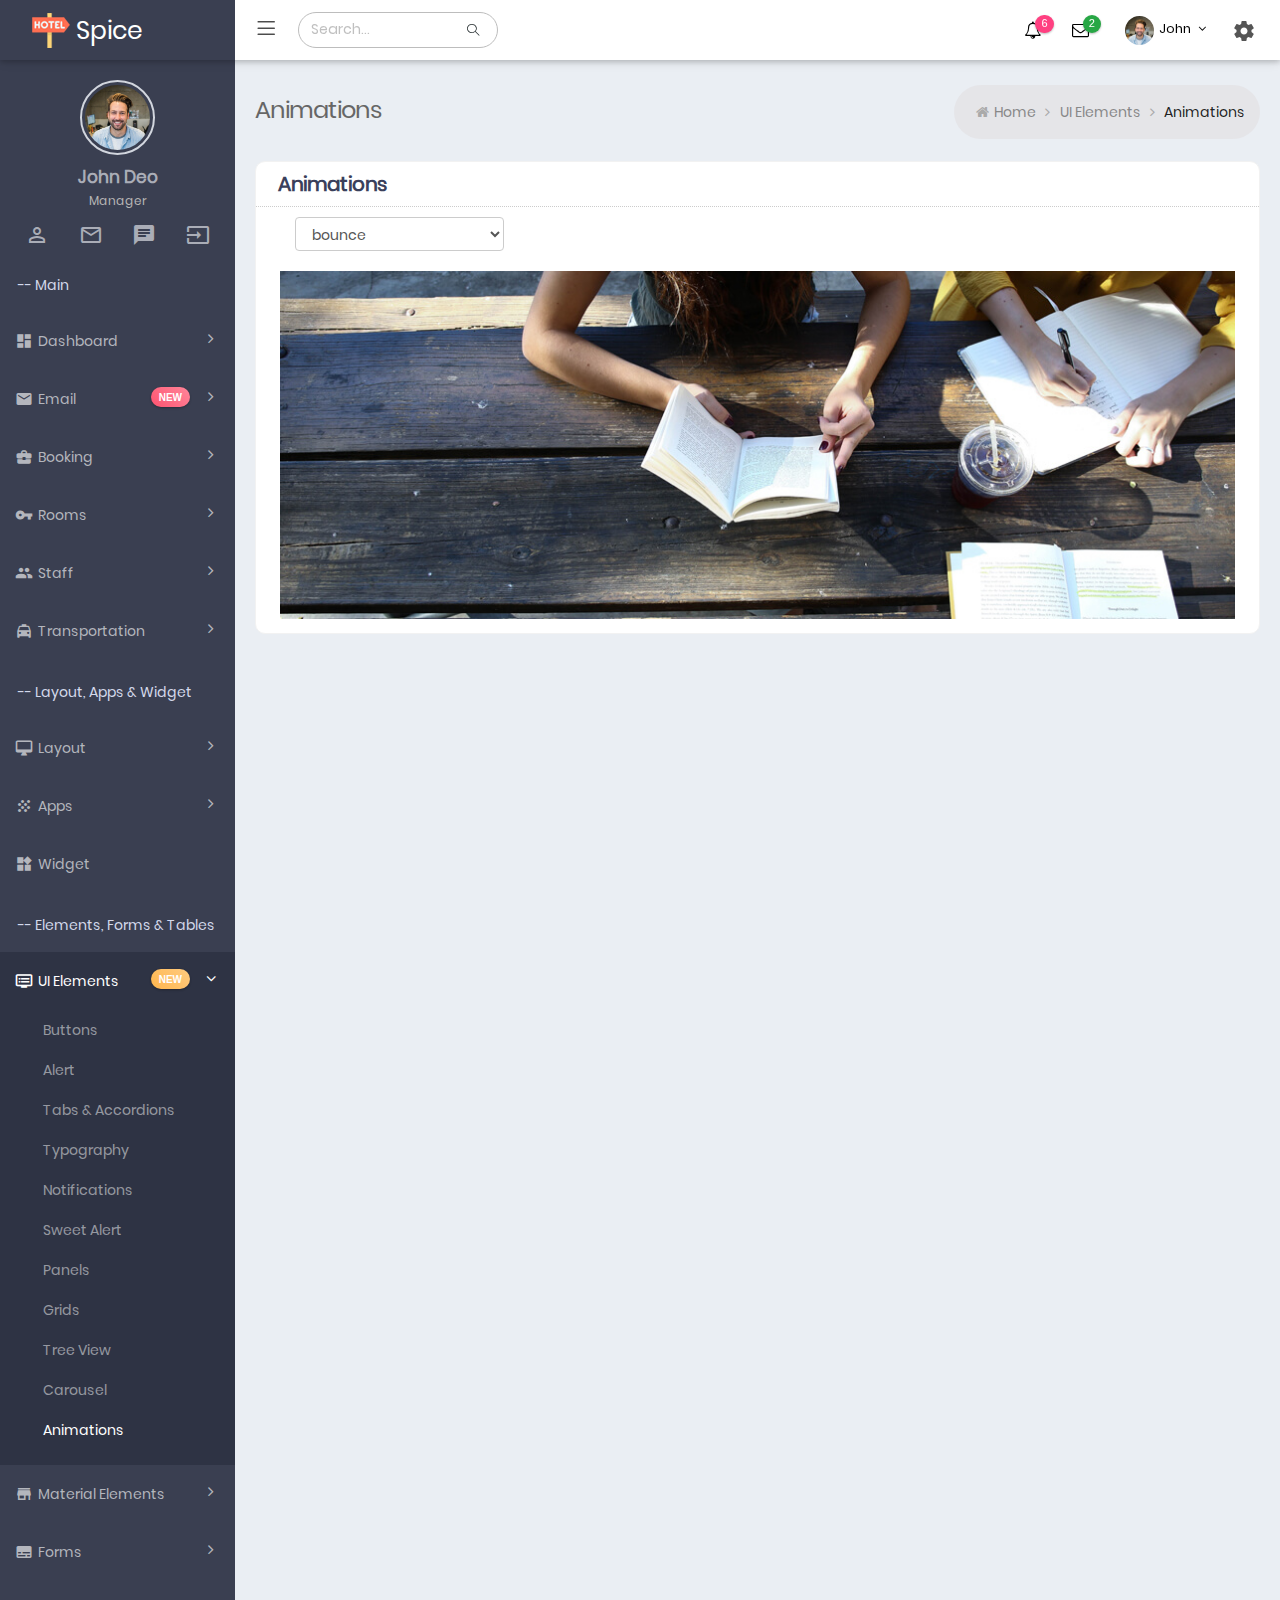
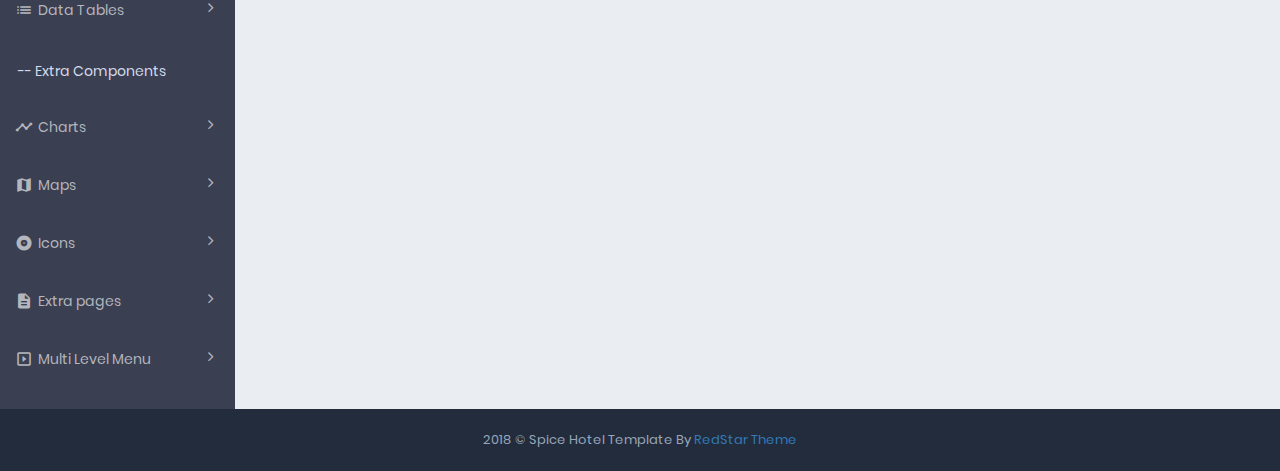
<file: hotel/source/animation.html>
<!DOCTYPE html>
<html lang="en">
<!-- BEGIN HEAD -->


<!-- Mirrored from radixtouch.in/templates/admin/hotel/source/animation.html by HTTrack Website Copier/3.x [XR&CO'2014], Mon, 13 Jan 2020 12:41:15 GMT -->
<head>
	<meta charset="utf-8" />
	<meta http-equiv="X-UA-Compatible" content="IE=edge">
	<meta content="width=device-width, initial-scale=1" name="viewport" />
	<meta name="description" content="Responsive Admin Template" />
	<meta name="author" content="SmartUniversity" />
	<title>Spice Hotel | Bootstrap 4 Admin Dashboard Template + UI Kit</title>
	<!-- icons -->
	<link href="assets/plugins/simple-line-icons/simple-line-icons.min.css" rel="stylesheet" type="text/css" />
	<link href="assets/plugins/font-awesome/css/font-awesome.min.css" rel="stylesheet" type="text/css" />
	<!--bootstrap -->
	<link href="assets/plugins/bootstrap/css/bootstrap.min.css" rel="stylesheet" type="text/css" />
	<!-- animation -->
	<link href="assets/css/pages/animate_page.css" rel="stylesheet">
	<!-- Material Design Lite CSS -->
	<link rel="stylesheet" href="assets/plugins/material/material.min.css">
	<link rel="stylesheet" href="assets/css/material_style.css">
	<!-- animation -->
	<link href="assets/css/pages/animate_page.css" rel="stylesheet">
	<!-- Template Styles -->
	<link href="assets/css/style.css" rel="stylesheet" type="text/css" />
	<link href="assets/css/plugins.min.css" rel="stylesheet" type="text/css" />
	<link href="assets/css/responsive.css" rel="stylesheet" type="text/css" />
	<link href="assets/css/theme-color.css" rel="stylesheet" type="text/css" />
	<!-- favicon -->
	<link rel="shortcut icon" href="assets/img/favicon.ico" />
</head>
<!-- END HEAD -->

<body
	class="page-header-fixed sidemenu-closed-hidelogo page-content-white page-md header-white dark-sidebar-color logo-dark">
	<div class="page-wrapper">
		<!-- start header -->
		<div class="page-header navbar navbar-fixed-top">
			<div class="page-header-inner ">
				<!-- logo start -->
				<div class="page-logo">
					<a href="index.html">
						<img alt="" src="assets/img/logo.png">
						<span class="logo-default">Spice</span> </a>
				</div>
				<!-- logo end -->
				<ul class="nav navbar-nav navbar-left in">
					<li><a href="#" class="menu-toggler sidebar-toggler"><i class="icon-menu"></i></a></li>
				</ul>
				<form class="search-form-opened" action="#" method="GET">
					<div class="input-group">
						<input type="text" class="form-control" placeholder="Search..." name="query">
						<span class="input-group-btn search-btn">
							<a href="javascript:;" class="btn submit">
								<i class="icon-magnifier"></i>
							</a>
						</span>
					</div>
				</form>
				<!-- start mobile menu -->
				<a href="javascript:;" class="menu-toggler responsive-toggler" data-toggle="collapse"
					data-target=".navbar-collapse">
					<span></span>
				</a>
				<!-- end mobile menu -->
				<!-- start header menu -->
				<div class="top-menu">
					<ul class="nav navbar-nav pull-right">
						<!-- start notification dropdown -->
						<li class="dropdown dropdown-extended dropdown-notification" id="header_notification_bar">
							<a href="javascript:;" class="dropdown-toggle" data-toggle="dropdown" data-hover="dropdown"
								data-close-others="true">
								<i class="fa fa-bell-o"></i>
								<span class="badge headerBadgeColor1"> 6 </span>
							</a>
							<ul class="dropdown-menu animated swing">
								<li class="external">
									<h3><span class="bold">Notifications</span></h3>
									<span class="notification-label purple-bgcolor">New 6</span>
								</li>
								<li>
									<ul class="dropdown-menu-list small-slimscroll-style" data-handle-color="#637283">
										<li>
											<a href="javascript:;">
												<span class="time">just now</span>
												<span class="details">
													<span class="notification-icon circle deepPink-bgcolor"><i
															class="fa fa-check"></i></span> Congratulations!. </span>
											</a>
										</li>
										<li>
											<a href="javascript:;">
												<span class="time">3 mins</span>
												<span class="details">
													<span class="notification-icon circle purple-bgcolor"><i
															class="fa fa-user o"></i></span>
													<b>John Micle </b>is now following you. </span>
											</a>
										</li>
										<li>
											<a href="javascript:;">
												<span class="time">7 mins</span>
												<span class="details">
													<span class="notification-icon circle blue-bgcolor"><i
															class="fa fa-comments-o"></i></span>
													<b>Sneha Jogi </b>sent you a message. </span>
											</a>
										</li>
										<li>
											<a href="javascript:;">
												<span class="time">12 mins</span>
												<span class="details">
													<span class="notification-icon circle pink"><i
															class="fa fa-heart"></i></span>
													<b>Ravi Patel </b>like your photo. </span>
											</a>
										</li>
										<li>
											<a href="javascript:;">
												<span class="time">15 mins</span>
												<span class="details">
													<span class="notification-icon circle yellow"><i
															class="fa fa-warning"></i></span> Warning! </span>
											</a>
										</li>
										<li>
											<a href="javascript:;">
												<span class="time">10 hrs</span>
												<span class="details">
													<span class="notification-icon circle red"><i
															class="fa fa-times"></i></span> Application error. </span>
											</a>
										</li>
									</ul>
									<div class="dropdown-menu-footer">
										<a href="javascript:void(0)"> All notifications </a>
									</div>
								</li>
							</ul>
						</li>
						<!-- end notification dropdown -->
						<!-- start message dropdown -->
						<li class="dropdown dropdown-extended dropdown-inbox" id="header_inbox_bar">
							<a href="javascript:;" class="dropdown-toggle" data-toggle="dropdown" data-hover="dropdown"
								data-close-others="true">
								<i class="fa fa-envelope-o"></i>
								<span class="badge headerBadgeColor2"> 2 </span>
							</a>
							<ul class="dropdown-menu animated slideInDown">
								<li class="external">
									<h3><span class="bold">Messages</span></h3>
									<span class="notification-label cyan-bgcolor">New 2</span>
								</li>
								<li>
									<ul class="dropdown-menu-list small-slimscroll-style" data-handle-color="#637283">
										<li>
											<a href="#">
												<span class="photo">
													<img src="assets/img/user/user2.jpg" class="img-circle" alt="">
												</span>
												<span class="subject">
													<span class="from"> Sarah Smith </span>
													<span class="time">Just Now </span>
												</span>
												<span class="message"> Jatin I found you on LinkedIn... </span>
											</a>
										</li>
										<li>
											<a href="#">
												<span class="photo">
													<img src="assets/img/user/user3.jpg" class="img-circle" alt="">
												</span>
												<span class="subject">
													<span class="from"> John Deo </span>
													<span class="time">16 mins </span>
												</span>
												<span class="message"> Fwd: Important Notice Regarding Your Domain
													Name... </span>
											</a>
										</li>
										<li>
											<a href="#">
												<span class="photo">
													<img src="assets/img/user/user1.jpg" class="img-circle" alt="">
												</span>
												<span class="subject">
													<span class="from"> Rajesh </span>
													<span class="time">2 hrs </span>
												</span>
												<span class="message"> pls take a print of attachments. </span>
											</a>
										</li>
										<li>
											<a href="#">
												<span class="photo">
													<img src="assets/img/user/user8.jpg" class="img-circle" alt="">
												</span>
												<span class="subject">
													<span class="from"> Lina Smith </span>
													<span class="time">40 mins </span>
												</span>
												<span class="message"> Apply for Ortho Surgeon </span>
											</a>
										</li>
										<li>
											<a href="#">
												<span class="photo">
													<img src="assets/img/user/user5.jpg" class="img-circle" alt="">
												</span>
												<span class="subject">
													<span class="from"> Jacob Ryan </span>
													<span class="time">46 mins </span>
												</span>
												<span class="message"> Request for leave application. </span>
											</a>
										</li>
									</ul>
									<div class="dropdown-menu-footer">
										<a href="#"> All Messages </a>
									</div>
								</li>
							</ul>
						</li>
						<!-- end message dropdown -->
						<!-- start manage user dropdown -->
						<li class="dropdown dropdown-user">
							<a href="javascript:;" class="dropdown-toggle" data-toggle="dropdown" data-hover="dropdown"
								data-close-others="true">
								<img alt="" class="img-circle " src="assets/img/dp.jpg" />
								<span class="username username-hide-on-mobile"> John </span>
								<i class="fa fa-angle-down"></i>
							</a>
							<ul class="dropdown-menu dropdown-menu-default animated jello">
								<li>
									<a href="user_profile.html">
										<i class="icon-user"></i> Profile </a>
								</li>
								<li>
									<a href="#">
										<i class="icon-settings"></i> Settings
									</a>
								</li>
								<li>
									<a href="#">
										<i class="icon-directions"></i> Help
									</a>
								</li>
								<li class="divider"> </li>
								<li>
									<a href="lock_screen.html">
										<i class="icon-lock"></i> Lock
									</a>
								</li>
								<li>
									<a href="login.html">
										<i class="icon-logout"></i> Log Out </a>
								</li>
							</ul>
						</li>
						<!-- end manage user dropdown -->
						<li class="dropdown dropdown-quick-sidebar-toggler">
							<a id="headerSettingButton" class="mdl-button mdl-js-button mdl-button--icon pull-right"
								data-upgraded=",MaterialButton">
								<i class="material-icons">settings</i>
							</a>
						</li>
					</ul>
				</div>
			</div>
		</div>
		<!-- end header -->
		<!-- start page container -->
		<div class="page-container">
			<!-- start sidebar menu -->
			<div class="sidebar-container">
				<div class="sidemenu-container navbar-collapse collapse fixed-menu">
					<div id="remove-scroll">
						<ul class="sidemenu page-header-fixed p-t-20" data-keep-expanded="false" data-auto-scroll="true"
							data-slide-speed="200">
							<li class="sidebar-toggler-wrapper hide">
								<div class="sidebar-toggler">
									<span></span>
								</div>
							</li>
							<li class="sidebar-user-panel">
								<div class="user-panel">
									<div class="row">
										<div class="sidebar-userpic">
											<img src="assets/img/dp.jpg" class="img-responsive" alt=""> </div>
									</div>
									<div class="profile-usertitle">
										<div class="sidebar-userpic-name"> John Deo </div>
										<div class="profile-usertitle-job"> Manager </div>
									</div>
									<div class="sidebar-userpic-btn">
										<a class="tooltips" href="user_profile.html" data-placement="top"
											data-original-title="Profile">
											<i class="material-icons">person_outline</i>
										</a>
										<a class="tooltips" href="email_inbox.html" data-placement="top"
											data-original-title="Mail">
											<i class="material-icons">mail_outline</i>
										</a>
										<a class="tooltips" href="chat.html" data-placement="top"
											data-original-title="Chat">
											<i class="material-icons">chat</i>
										</a>
										<a class="tooltips" href="login.html" data-placement="top"
											data-original-title="Logout">
											<i class="material-icons">input</i>
										</a>
									</div>
								</div>
							</li>
							<li class="menu-heading">
								<span>-- Main</span>
							</li>
							<li class="nav-item start">
								<a href="#" class="nav-link nav-toggle">
									<i class="material-icons">dashboard</i>
									<span class="title">Dashboard</span>
									<span class="arrow"></span>
								</a>
								<ul class="sub-menu">
									<li class="nav-item">
										<a href="index.html" class="nav-link ">
											<span class="title">Dashboard 1</span>
										</a>
									</li>
									<li class="nav-item ">
										<a href="dashboard2.html" class="nav-link ">
											<span class="title">Dashboard 2</span>
										</a>
									</li>
								</ul>
							</li>
							<li class="nav-item">
								<a href="#" class="nav-link nav-toggle">
									<i class="material-icons">email</i>
									<span class="title">Email</span>
									<span class="arrow"></span>
									<span class="label label-rouded label-menu label-danger">new</span>
								</a>
								<ul class="sub-menu">
									<li class="nav-item">
										<a href="email_inbox.html" class="nav-link ">
											<span class="title">Inbox</span>
										</a>
									</li>
									<li class="nav-item">
										<a href="email_view.html" class="nav-link ">
											<span class="title">View Mail</span>
										</a>
									</li>
									<li class="nav-item">
										<a href="email_compose.html" class="nav-link ">
											<span class="title">Compose Mail</span>
										</a>
									</li>
								</ul>
							</li>
							<li class="nav-item">
								<a href="#" class="nav-link nav-toggle">
									<i class="material-icons">business_center</i>
									<span class="title">Booking</span>
									<span class="arrow"></span>
								</a>
								<ul class="sub-menu">
									<li class="nav-item">
										<a href="new_booking.html" class="nav-link ">
											<span class="title">New Booking</span>
										</a>
									</li>
									<li class="nav-item">
										<a href="view_booking.html" class="nav-link ">
											<span class="title">View Booking</span>
										</a>
									</li>
									<li class="nav-item">
										<a href="edit_booking.html" class="nav-link ">
											<span class="title">Edit Booking</span>
										</a>
									</li>
								</ul>
							</li>
							<li class="nav-item">
								<a href="#" class="nav-link nav-toggle">
									<i class="material-icons">vpn_key</i>
									<span class="title">Rooms</span>
									<span class="arrow"></span>
								</a>
								<ul class="sub-menu">
									<li class="nav-item">
										<a href="add_room.html" class="nav-link ">
											<span class="title">Add Room Details</span>
										</a>
									</li>
									<li class="nav-item">
										<a href="all_rooms.html" class="nav-link ">
											<span class="title">View All Rooms</span>
										</a>
									</li>
									<li class="nav-item">
										<a href="edit_room.html" class="nav-link ">
											<span class="title">Edit Room Details</span>
										</a>
									</li>
								</ul>
							</li>
							<li class="nav-item">
								<a href="#" class="nav-link nav-toggle">
									<i class="material-icons">group</i>
									<span class="title">Staff</span>
									<span class="arrow"></span>
								</a>
								<ul class="sub-menu">
									<li class="nav-item">
										<a href="add_staff.html" class="nav-link ">
											<span class="title">Add Staff Details</span>
										</a>
									</li>
									<li class="nav-item">
										<a href="all_staffs.html" class="nav-link ">
											<span class="title">View All Staffs</span>
										</a>
									</li>
									<li class="nav-item">
										<a href="edit_staff.html" class="nav-link ">
											<span class="title">Edit Staff Details</span>
										</a>
									</li>
								</ul>
							</li>
							<li class="nav-item">
								<a href="#" class="nav-link nav-toggle">
									<i class="material-icons">local_taxi</i>
									<span class="title">Transportation</span>
									<span class="arrow"></span>
								</a>
								<ul class="sub-menu">
									<li class="nav-item">
										<a href="add_vehicle.html" class="nav-link ">
											<span class="title">Add Vehicle Details</span>
										</a>
									</li>
									<li class="nav-item">
										<a href="all_vehicles.html" class="nav-link ">
											<span class="title">View All Vehicle</span>
										</a>
									</li>
									<li class="nav-item">
										<a href="edit_vehicle.html" class="nav-link ">
											<span class="title">Edit Vehicle Details</span>
										</a>
									</li>
								</ul>
							</li>
							<li class="menu-heading m-t-20">
								<span>-- Layout, Apps &amp; Widget</span>
							</li>
							<li class="nav-item">
								<a href="#" class="nav-link nav-toggle"> <i class="material-icons">desktop_mac</i>
									<span class="title">Layout</span> <span class="arrow"></span>
								</a>
								<ul class="sub-menu">
									<li class="nav-item">
										<a href="layout_boxed.html" class="nav-link "> <span class="title">Boxed</span>
										</a>
									</li>
									<li class="nav-item">
										<a href="layout_full_width.html" class="nav-link "> <span class="title">Full
												Width</span>
										</a>
									</li>
									<li class="nav-item">
										<a href="layout_collapse.html" class="nav-link "> <span class="title">Collapse
												Menu</span>
										</a>
									</li>
									<li class="nav-item">
										<a href="layout_right_sidebar.html" class="nav-link "> <span class="title">Right
												Sidebar</span>
										</a>
									</li>
									<li class="nav-item">
										<a href="layout_sidebar_hover_menu.html" class="nav-link "> <span
												class="title">Hover Sidebar Menu</span>
										</a>
									</li>
									<li class="nav-item">
										<a href="layout_mega_menu.html" class="nav-link "> <span class="title">Mega
												Menu</span>
										</a>
									</li>
								</ul>
							</li>
							<li class="nav-item">
								<a href="#" class="nav-link nav-toggle"> <i class="material-icons">grain</i>
									<span class="title">Apps</span> <span class="arrow"></span>
								</a>
								<ul class="sub-menu">
									<li class="nav-item">
										<a href="chat.html" class="nav-link "> <span class="title">Chat</span>
										</a>
									</li>
									<li class="nav-item">
										<a href="contact_list.html" class="nav-link "> <span class="title">Contact
												List</span>
										</a>
									</li>
									<li class="nav-item">
										<a href="contact_grid.html" class="nav-link "> <span class="title">Contact
												Grid</span>
										</a>
									</li>
									<li class="nav-item">
										<a href="gallery.html" class="nav-link "> <span class="title">Gallery</span>
										</a>
									</li>
									<li class="nav-item">
										<a href="support.html" class="nav-link "> <span class="title">Support</span>
										</a>
									</li>
									<li class="nav-item">
										<a href="calendar.html" class="nav-link "> <span class="title">Calendar</span>
										</a>
									</li>
								</ul>
							</li>
							<li class="nav-item">
								<a href="widget.html" class="nav-link nav-toggle"> <i class="material-icons">widgets</i>
									<span class="title">Widget</span>
								</a>
							</li>
							<li class="menu-heading m-t-20">
								<span>-- Elements, Forms &amp; Tables</span>
							</li>
							<li class="nav-item active">
								<a href="#" class="nav-link nav-toggle">
									<i class="material-icons">dvr</i>
									<span class="title">UI Elements</span>
									<span class="label label-rouded label-menu label-warning">new</span>
									<span class="selected"></span>
									<span class="arrow open"></span>
								</a>
								<ul class="sub-menu">
									<li class="nav-item">
										<a href="buttons.html" class="nav-link ">
											<span class="title">Buttons</span>
										</a>
									</li>
									<li class="nav-item">
										<a href="alert.html" class="nav-link ">
											<span class="title">Alert</span>
										</a>
									</li>
									<li class="nav-item">
										<a href="tabs_accordions_navs.html" class="nav-link ">
											<span class="title">Tabs &amp; Accordions</span>
										</a>
									</li>
									<li class="nav-item">
										<a href="typography.html" class="nav-link ">
											<span class="title">Typography</span>
										</a>
									</li>
									<li class="nav-item">
										<a href="notification.html" class="nav-link ">
											<span class="title">Notifications</span>
										</a>
									</li>
									<li class="nav-item">
										<a href="sweet_alert.html" class="nav-link ">
											<span class="title">Sweet Alert</span>
										</a>
									</li>
									<li class="nav-item">
										<a href="panels.html" class="nav-link ">
											<span class="title">Panels</span>
										</a>
									</li>
									<li class="nav-item">
										<a href="grid.html" class="nav-link ">
											<span class="title">Grids</span>
										</a>
									</li>
									<li class="nav-item">
										<a href="tree.html" class="nav-link ">
											<span class="title">Tree View</span>
										</a>
									</li>
									<li class="nav-item">
										<a href="carousel.html" class="nav-link ">
											<span class="title">Carousel</span>
										</a>
									</li>
									<li class="nav-item active">
										<a href="animation.html" class="nav-link ">
											<span class="title">Animations</span>
											<span class="selected"></span>
										</a>
									</li>
								</ul>
							</li>
							<li class="nav-item">
								<a href="#" class="nav-link nav-toggle">
									<i class="material-icons">store</i>
									<span class="title">Material Elements</span>
									<span class="arrow"></span>
								</a>
								<ul class="sub-menu">
									<li class="nav-item">
										<a href="material_button.html" class="nav-link ">
											<span class="title">Buttons</span>
										</a>
									</li>
									<li class="nav-item">
										<a href="material_tab.html" class="nav-link ">
											<span class="title">Tabs</span>
										</a>
									</li>
									<li class="nav-item">
										<a href="material_chips.html" class="nav-link ">
											<span class="title">Chips</span>
										</a>
									</li>
									<li class="nav-item">
										<a href="material_grid.html" class="nav-link ">
											<span class="title">Grid</span>
										</a>
									</li>
									<li class="nav-item">
										<a href="material_form.html" class="nav-link ">
											<span class="title">Form</span>
										</a>
									</li>
									<li class="nav-item">
										<a href="material_datepicker.html" class="nav-link ">
											<span class="title">DatePicker</span>
										</a>
									</li>
									<li class="nav-item">
										<a href="material_select.html" class="nav-link ">
											<span class="title">Select Item</span>
										</a>
									</li>
									<li class="nav-item">
										<a href="material_loading.html" class="nav-link ">
											<span class="title">Loading</span>
										</a>
									</li>
									<li class="nav-item">
										<a href="material_menu.html" class="nav-link ">
											<span class="title">Menu</span>
										</a>
									</li>
									<li class="nav-item">
										<a href="material_slider.html" class="nav-link ">
											<span class="title">Slider</span>
										</a>
									</li>
									<li class="nav-item">
										<a href="material_tables.html" class="nav-link ">
											<span class="title">Tables</span>
										</a>
									</li>
									<li class="nav-item">
										<a href="material_toggle.html" class="nav-link ">
											<span class="title">Toggle</span>
										</a>
									</li>
									<li class="nav-item">
										<a href="material_badges.html" class="nav-link ">
											<span class="title">Badges</span>
										</a>
									</li>
								</ul>
							</li>
							<li class="nav-item">
								<a href="javascript:;" class="nav-link nav-toggle">
									<i class="material-icons">subtitles</i>
									<span class="title">Forms </span>
									<span class="arrow"></span>
								</a>
								<ul class="sub-menu">
									<li class="nav-item">
										<a href="layouts_form.html" class="nav-link ">
											<span class="title">Form Layout</span>
										</a>
									</li>
									<li class="nav-item">
										<a href="advance_form.html" class="nav-link ">
											<span class="title">Advance Component</span>
										</a>
									</li>
									<li class="nav-item">
										<a href="validation_form.html" class="nav-link ">
											<span class="title">Form Validation</span>
										</a>
									</li>
									<li class="nav-item">
										<a href="steps.html" class="nav-link ">
											<span class="title">Wizard</span>
										</a>
									</li>
									<li class="nav-item">
										<a href="file_upload.html" class="nav-link ">
											<span class="title">File Upload</span>
										</a>
									</li>
									<li class="nav-item">
										<a href="editable_form.html" class="nav-link ">
											<span class="title">Editor</span>
										</a>
									</li>
								</ul>
							</li>
							<li class="nav-item">
								<a href="javascript:;" class="nav-link nav-toggle">
									<i class="material-icons">list</i>
									<span class="title">Data Tables</span>
									<span class="arrow"></span>
								</a>
								<ul class="sub-menu">
									<li class="nav-item">
										<a href="basic_table.html" class="nav-link ">
											<span class="title">Basic Tables</span>
										</a>
									</li>
									<li class="nav-item">
										<a href="advanced_table.html" class="nav-link ">
											<span class="title">Advance Tables</span>
										</a>
									</li>
									<li class="nav-item">
										<a href="editable_table.html" class="nav-link ">
											<span class="title">Editable Tables</span>
										</a>
									</li>
									<li class="nav-item">
										<a href="group_table.html" class="nav-link ">
											<span class="title">Grouping</span>
										</a>
									</li>
									<li class="nav-item">
										<a href="table_data.html" class="nav-link ">
											<span class="title">Tables With Sourced Data</span>
										</a>
									</li>
								</ul>
							</li>
							<li class="menu-heading m-t-20">
								<span>-- Extra Components</span>
							</li>
							<li class="nav-item">
								<a href="javascript:;" class="nav-link nav-toggle">
									<i class="material-icons">timeline</i>
									<span class="title">Charts</span>
									<span class="arrow"></span>
								</a>
								<ul class="sub-menu">
									<li class="nav-item">
										<a href="charts_echarts.html" class="nav-link ">
											<span class="title">eCharts</span>
										</a>
									</li>
									<li class="nav-item">
										<a href="charts_morris.html" class="nav-link ">
											<span class="title">Morris Charts</span>
										</a>
									</li>
									<li class="nav-item">
										<a href="charts_chartjs.html" class="nav-link ">
											<span class="title">Chartjs</span>
										</a>
									</li>
								</ul>
							</li>
							<li class="nav-item">
								<a href="javascript:;" class="nav-link nav-toggle">
									<i class="material-icons">map</i>
									<span class="title">Maps</span>
									<span class="arrow"></span>
								</a>
								<ul class="sub-menu">
									<li class="nav-item">
										<a href="google_maps.html" class="nav-link ">
											<span class="title">Google Maps</span>
										</a>
									</li>
									<li class="nav-item">
										<a href="vector_maps.html" class="nav-link ">
											<span class="title">Vector Maps</span>
										</a>
									</li>
								</ul>
							</li>
							<li class="nav-item">
								<a href="#" class="nav-link nav-toggle"> <i class="material-icons">album</i>
									<span class="title">Icons</span> <span class="arrow"></span>
								</a>
								<ul class="sub-menu">
									<li class="nav-item">
										<a href="fontawesome_icons.html" class="nav-link "> <span class="title">Font
												Awesome</span>
										</a>
									</li>
									<li class="nav-item">
										<a href="simpleline_icons.html" class="nav-link "> <span class="title">Simple
												Line Icon</span>
										</a>
									</li>
									<li class="nav-item">
										<a href="material_icons.html" class="nav-link "> <span class="title">Material
												Icon</span>
										</a>
									</li>
								</ul>
							</li>
							<li class="nav-item">
								<a href="javascript:;" class="nav-link nav-toggle"> <i
										class="material-icons">description</i>
									<span class="title">Extra pages</span>
									<span class="arrow"></span>
								</a>
								<ul class="sub-menu">
									<li class="nav-item">
										<a href="timeline.html" class="nav-link "> <span class="title">Timeline</span>
										</a>
									</li>
									<li class="nav-item">
										<a href="login.html" class="nav-link "> <span class="title">Login</span>
										</a>
									</li>
									<li class="nav-item">
										<a href="sign_up.html" class="nav-link "> <span
												class="title">Registration</span>
										</a>
									</li>
									<li class="nav-item">
										<a href="user_profile.html" class="nav-link "><span class="title">Profile</span>
										</a>
									</li>
									<li class="nav-item">
										<a href="pricing.html" class="nav-link "><span class="title">Pricing</span>
										</a>
									</li>
									<li class="nav-item">
										<a href="contactus.html" class="nav-link "> <span class="title">Contact
												Us</span>
										</a>
									</li>
									<li class="nav-item">
										<a href="invoice.html" class="nav-link "><span class="title">Invoice</span>
										</a>
									</li>
									<li class="nav-item">
										<a href="faq.html" class="nav-link "><span class="title">Faq</span>
										</a>
									</li>
									<li class="nav-item">
										<a href="lock_screen.html" class="nav-link "> <span class="title">Lock
												Screen</span>
										</a>
									</li>
									<li class="nav-item">
										<a href="page-404.html" class="nav-link "> <span class="title">404 Page</span>
										</a>
									</li>
									<li class="nav-item">
										<a href="page-500.html" class="nav-link "> <span class="title">500 Page</span>
										</a>
									</li>
									<li class="nav-item">
										<a href="blank_page.html" class="nav-link "> <span class="title">Blank
												Page</span>
										</a>
									</li>
								</ul>
							</li>
							<li class="nav-item">
								<a href="javascript:;" class="nav-link nav-toggle">
									<i class="material-icons">slideshow</i>
									<span class="title">Multi Level Menu</span>
									<span class="arrow "></span>
								</a>
								<ul class="sub-menu">
									<li class="nav-item">
										<a href="javascript:;" class="nav-link nav-toggle">
											<i class="fa fa-university"></i> Item 1
											<span class="arrow"></span>
										</a>
										<ul class="sub-menu">
											<li class="nav-item">
												<a href="javascript:;" class="nav-link nav-toggle">
													<i class="fa fa-bell-o"></i> Arrow Toggle
													<span class="arrow "></span>
												</a>
												<ul class="sub-menu">
													<li class="nav-item">
														<a href="javascript:;" class="nav-link">
															<i class="fa fa-calculator"></i> Sample Link 1</a>
													</li>
													<li class="nav-item">
														<a href="#" class="nav-link">
															<i class="fa fa-clone"></i> Sample Link 2</a>
													</li>
													<li class="nav-item">
														<a href="#" class="nav-link">
															<i class="fa fa-cogs"></i> Sample Link 3</a>
													</li>
												</ul>
											</li>
											<li class="nav-item">
												<a href="#" class="nav-link">
													<i class="fa fa-file-pdf-o"></i> Sample Link 1</a>
											</li>
											<li class="nav-item">
												<a href="#" class="nav-link">
													<i class="fa fa-rss"></i> Sample Link 2</a>
											</li>
											<li class="nav-item">
												<a href="#" class="nav-link">
													<i class="fa fa-hdd-o"></i> Sample Link 3</a>
											</li>
										</ul>
									</li>
									<li class="nav-item">
										<a href="javascript:;" class="nav-link nav-toggle">
											<i class="fa fa-gavel"></i> Arrow Toggle
											<span class="arrow"></span>
										</a>
										<ul class="sub-menu">
											<li class="nav-item">
												<a href="#" class="nav-link">
													<i class="fa fa-paper-plane"></i> Sample Link 1</a>
											</li>
											<li class="nav-item">
												<a href="#" class="nav-link">
													<i class="fa fa-power-off"></i> Sample Link 1</a>
											</li>
											<li class="nav-item">
												<a href="#" class="nav-link">
													<i class="fa fa-recycle"></i> Sample Link 1
												</a>
											</li>
										</ul>
									</li>
									<li class="nav-item">
										<a href="#" class="nav-link">
											<i class="fa fa-volume-up"></i> Item 3 </a>
									</li>
								</ul>
							</li>
						</ul>
					</div>
				</div>
			</div>
			<!-- end sidebar menu -->
			<!-- start page content -->
			<div class="page-content-wrapper">
				<div class="page-content">
					<div class="page-bar">
						<div class="page-title-breadcrumb">
							<div class=" pull-left">
								<div class="page-title">Animations</div>
							</div>
							<ol class="breadcrumb page-breadcrumb pull-right">
								<li><i class="fa fa-home"></i>&nbsp;<a class="parent-item"
										href="index.html">Home</a>&nbsp;<i class="fa fa-angle-right"></i>
								</li>
								<li><a class="parent-item" href="#">UI Elements</a>&nbsp;<i
										class="fa fa-angle-right"></i>
								</li>
								<li class="active">Animations</li>
							</ol>
						</div>
					</div>
					<div class="row">
						<div class="col-sm-12">
							<div class="card-box">
								<div class="card-head">
									<header>Animations</header>
								</div>
								<div class="card-body ">
									<div class="col-sm-3 m-b-20">
										<select class="js-animations form-control show-tick">
											<optgroup label="Attention Seekers">
												<option value="bounce">bounce</option>
												<option value="flash">flash</option>
												<option value="pulse">pulse</option>
												<option value="rubberBand">rubberBand</option>
												<option value="shake">shake</option>
												<option value="swing">swing</option>
												<option value="tada">tada</option>
												<option value="wobble">wobble</option>
												<option value="jello">jello</option>
											</optgroup>
											<optgroup label="Bouncing Entrances">
												<option value="bounceIn">bounceIn</option>
												<option value="bounceInDown">bounceInDown</option>
												<option value="bounceInLeft">bounceInLeft</option>
												<option value="bounceInRight">bounceInRight</option>
												<option value="bounceInUp">bounceInUp</option>
											</optgroup>
											<optgroup label="Bouncing Exits">
												<option value="bounceOut">bounceOut</option>
												<option value="bounceOutDown">bounceOutDown</option>
												<option value="bounceOutLeft">bounceOutLeft</option>
												<option value="bounceOutRight">bounceOutRight</option>
												<option value="bounceOutUp">bounceOutUp</option>
											</optgroup>
											<optgroup label="Fading Entrances">
												<option value="fadeIn">fadeIn</option>
												<option value="fadeInDown">fadeInDown</option>
												<option value="fadeInDownBig">fadeInDownBig</option>
												<option value="fadeInLeft">fadeInLeft</option>
												<option value="fadeInLeftBig">fadeInLeftBig</option>
												<option value="fadeInRight">fadeInRight</option>
												<option value="fadeInRightBig">fadeInRightBig</option>
												<option value="fadeInUp">fadeInUp</option>
												<option value="fadeInUpBig">fadeInUpBig</option>
											</optgroup>
											<optgroup label="Fading Exits">
												<option value="fadeOut">fadeOut</option>
												<option value="fadeOutDown">fadeOutDown</option>
												<option value="fadeOutDownBig">fadeOutDownBig</option>
												<option value="fadeOutLeft">fadeOutLeft</option>
												<option value="fadeOutLeftBig">fadeOutLeftBig</option>
												<option value="fadeOutRight">fadeOutRight</option>
												<option value="fadeOutRightBig">fadeOutRightBig</option>
												<option value="fadeOutUp">fadeOutUp</option>
												<option value="fadeOutUpBig">fadeOutUpBig</option>
											</optgroup>
											<optgroup label="Flippers">
												<option value="flip">flip</option>
												<option value="flipInX">flipInX</option>
												<option value="flipInY">flipInY</option>
												<option value="flipOutX">flipOutX</option>
												<option value="flipOutY">flipOutY</option>
											</optgroup>
											<optgroup label="Lightspeed">
												<option value="lightSpeedIn">lightSpeedIn</option>
												<option value="lightSpeedOut">lightSpeedOut</option>
											</optgroup>
											<optgroup label="Rotating Entrances">
												<option value="rotateIn">rotateIn</option>
												<option value="rotateInDownLeft">rotateInDownLeft</option>
												<option value="rotateInDownRight">rotateInDownRight</option>
												<option value="rotateInUpLeft">rotateInUpLeft</option>
												<option value="rotateInUpRight">rotateInUpRight</option>
											</optgroup>
											<optgroup label="Rotating Exits">
												<option value="rotateOut">rotateOut</option>
												<option value="rotateOutDownLeft">rotateOutDownLeft</option>
												<option value="rotateOutDownRight">rotateOutDownRight</option>
												<option value="rotateOutUpLeft">rotateOutUpLeft</option>
												<option value="rotateOutUpRight">rotateOutUpRight</option>
											</optgroup>
											<optgroup label="Sliding Entrances">
												<option value="slideInUp">slideInUp</option>
												<option value="slideInDown">slideInDown</option>
												<option value="slideInLeft">slideInLeft</option>
												<option value="slideInRight">slideInRight</option>
											</optgroup>
											<optgroup label="Sliding Exits">
												<option value="slideOutUp">slideOutUp</option>
												<option value="slideOutDown">slideOutDown</option>
												<option value="slideOutLeft">slideOutLeft</option>
												<option value="slideOutRight">slideOutRight</option>
											</optgroup>
											<optgroup label="Zoom Entrances">
												<option value="zoomIn">zoomIn</option>
												<option value="zoomInDown">zoomInDown</option>
												<option value="zoomInLeft">zoomInLeft</option>
												<option value="zoomInRight">zoomInRight</option>
												<option value="zoomInUp">zoomInUp</option>
											</optgroup>
											<optgroup label="Zoom Exits">
												<option value="zoomOut">zoomOut</option>
												<option value="zoomOutDown">zoomOutDown</option>
												<option value="zoomOutLeft">zoomOutLeft</option>
												<option value="zoomOutRight">zoomOutRight</option>
												<option value="zoomOutUp">zoomOutUp</option>
											</optgroup>
											<optgroup label="Specials">
												<option value="hinge">hinge</option>
												<option value="rollIn">rollIn</option>
												<option value="rollOut">rollOut</option>
											</optgroup>
										</select>
									</div>
									<img src="assets/img/slider/fullimage1.jpg" alt=""
										class="js-animating-object img-fluid">
								</div>
							</div>
						</div>
					</div>
				</div>
			</div>
			<!-- end page content -->
			<!-- start chat sidebar -->
			<div class="chat-sidebar-container" data-close-on-body-click="false">
				<div class="chat-sidebar">
					<ul class="nav nav-tabs">
						<li class="nav-item">
							<a href="#quick_sidebar_tab_1" class="nav-link active tab-icon" data-toggle="tab">Theme
							</a>
						</li>
						<li class="nav-item">
							<a href="#quick_sidebar_tab_2" class="nav-link tab-icon" data-toggle="tab"> Chat
							</a>
						</li>
						<li class="nav-item">
							<a href="#quick_sidebar_tab_3" class="nav-link tab-icon" data-toggle="tab"> Settings
							</a>
						</li>
					</ul>
					<div class="tab-content">
						<div class="tab-pane chat-sidebar-settings in show active animated shake" role="tabpanel"
							id="quick_sidebar_tab_1">
							<div class="slimscroll-style">
								<div class="theme-light-dark">
									<h6>Sidebar Theme</h6>
									<button type="button" data-theme="white"
										class="btn lightColor btn-outline btn-circle m-b-10 theme-button">Light
										Sidebar</button>
									<button type="button" data-theme="dark"
										class="btn dark btn-outline btn-circle m-b-10 theme-button">Dark
										Sidebar</button>
								</div>
								<div class="theme-light-dark">
									<h6>Sidebar Color</h6>
									<ul class="list-unstyled">
										<li class="complete">
											<div class="theme-color sidebar-theme">
												<a href="#" data-theme="white"><span class="head"></span><span
														class="cont"></span></a>
												<a href="#" data-theme="dark"><span class="head"></span><span
														class="cont"></span></a>
												<a href="#" data-theme="blue"><span class="head"></span><span
														class="cont"></span></a>
												<a href="#" data-theme="indigo"><span class="head"></span><span
														class="cont"></span></a>
												<a href="#" data-theme="cyan"><span class="head"></span><span
														class="cont"></span></a>
												<a href="#" data-theme="green"><span class="head"></span><span
														class="cont"></span></a>
												<a href="#" data-theme="red"><span class="head"></span><span
														class="cont"></span></a>
											</div>
										</li>
									</ul>
									<h6>Header Brand color</h6>
									<ul class="list-unstyled">
										<li class="theme-option">
											<div class="theme-color logo-theme">
												<a href="#" data-theme="logo-white"><span class="head"></span><span
														class="cont"></span></a>
												<a href="#" data-theme="logo-dark"><span class="head"></span><span
														class="cont"></span></a>
												<a href="#" data-theme="logo-blue"><span class="head"></span><span
														class="cont"></span></a>
												<a href="#" data-theme="logo-indigo"><span class="head"></span><span
														class="cont"></span></a>
												<a href="#" data-theme="logo-cyan"><span class="head"></span><span
														class="cont"></span></a>
												<a href="#" data-theme="logo-green"><span class="head"></span><span
														class="cont"></span></a>
												<a href="#" data-theme="logo-red"><span class="head"></span><span
														class="cont"></span></a>
											</div>
										</li>
									</ul>
									<h6>Header color</h6>
									<ul class="list-unstyled">
										<li class="theme-option">
											<div class="theme-color header-theme">
												<a href="#" data-theme="header-white"><span class="head"></span><span
														class="cont"></span></a>
												<a href="#" data-theme="header-dark"><span class="head"></span><span
														class="cont"></span></a>
												<a href="#" data-theme="header-blue"><span class="head"></span><span
														class="cont"></span></a>
												<a href="#" data-theme="header-indigo"><span class="head"></span><span
														class="cont"></span></a>
												<a href="#" data-theme="header-cyan"><span class="head"></span><span
														class="cont"></span></a>
												<a href="#" data-theme="header-green"><span class="head"></span><span
														class="cont"></span></a>
												<a href="#" data-theme="header-red"><span class="head"></span><span
														class="cont"></span></a>
											</div>
										</li>
									</ul>
								</div>
							</div>
						</div>
						<!-- Start Doctor Chat -->
						<div class="tab-pane chat-sidebar-chat animated slideInRight" id="quick_sidebar_tab_2">
							<div class="chat-sidebar-list">
								<div class="chat-sidebar-chat-users slimscroll-style" data-rail-color="#ddd"
									data-wrapper-class="chat-sidebar-list">
									<div class="chat-header">
										<h5 class="list-heading">Online</h5>
									</div>
									<ul class="media-list list-items">
										<li class="media"><img class="media-object" src="assets/img/user/user3.jpg"
												width="35" height="35" alt="...">
											<i class="online dot"></i>
											<div class="media-body">
												<h5 class="media-heading">John Deo</h5>
												<div class="media-heading-sub">Spine Surgeon</div>
											</div>
										</li>
										<li class="media">
											<div class="media-status">
												<span class="badge badge-success">5</span>
											</div> <img class="media-object" src="assets/img/user/user1.jpg" width="35"
												height="35" alt="...">
											<i class="busy dot"></i>
											<div class="media-body">
												<h5 class="media-heading">Rajesh</h5>
												<div class="media-heading-sub">Director</div>
											</div>
										</li>
										<li class="media"><img class="media-object" src="assets/img/user/user5.jpg"
												width="35" height="35" alt="...">
											<i class="away dot"></i>
											<div class="media-body">
												<h5 class="media-heading">Jacob Ryan</h5>
												<div class="media-heading-sub">Ortho Surgeon</div>
											</div>
										</li>
										<li class="media">
											<div class="media-status">
												<span class="badge badge-danger">8</span>
											</div> <img class="media-object" src="assets/img/user/user4.jpg" width="35"
												height="35" alt="...">
											<i class="online dot"></i>
											<div class="media-body">
												<h5 class="media-heading">Kehn Anderson</h5>
												<div class="media-heading-sub">CEO</div>
											</div>
										</li>
										<li class="media"><img class="media-object" src="assets/img/user/user2.jpg"
												width="35" height="35" alt="...">
											<i class="busy dot"></i>
											<div class="media-body">
												<h5 class="media-heading">Sarah Smith</h5>
												<div class="media-heading-sub">Anaesthetics</div>
											</div>
										</li>
										<li class="media"><img class="media-object" src="assets/img/user/user7.jpg"
												width="35" height="35" alt="...">
											<i class="online dot"></i>
											<div class="media-body">
												<h5 class="media-heading">Vlad Cardella</h5>
												<div class="media-heading-sub">Cardiologist</div>
											</div>
										</li>
									</ul>
									<div class="chat-header">
										<h5 class="list-heading">Offline</h5>
									</div>
									<ul class="media-list list-items">
										<li class="media">
											<div class="media-status">
												<span class="badge badge-warning">4</span>
											</div> <img class="media-object" src="assets/img/user/user6.jpg" width="35"
												height="35" alt="...">
											<i class="offline dot"></i>
											<div class="media-body">
												<h5 class="media-heading">Jennifer Maklen</h5>
												<div class="media-heading-sub">Nurse</div>
												<div class="media-heading-small">Last seen 01:20 AM</div>
											</div>
										</li>
										<li class="media"><img class="media-object" src="assets/img/user/user8.jpg"
												width="35" height="35" alt="...">
											<i class="offline dot"></i>
											<div class="media-body">
												<h5 class="media-heading">Lina Smith</h5>
												<div class="media-heading-sub">Ortho Surgeon</div>
												<div class="media-heading-small">Last seen 11:14 PM</div>
											</div>
										</li>
										<li class="media">
											<div class="media-status">
												<span class="badge badge-success">9</span>
											</div> <img class="media-object" src="assets/img/user/user9.jpg" width="35"
												height="35" alt="...">
											<i class="offline dot"></i>
											<div class="media-body">
												<h5 class="media-heading">Jeff Adam</h5>
												<div class="media-heading-sub">Compounder</div>
												<div class="media-heading-small">Last seen 3:31 PM</div>
											</div>
										</li>
										<li class="media"><img class="media-object" src="assets/img/user/user10.jpg"
												width="35" height="35" alt="...">
											<i class="offline dot"></i>
											<div class="media-body">
												<h5 class="media-heading">Anjelina Cardella</h5>
												<div class="media-heading-sub">Physiotherapist</div>
												<div class="media-heading-small">Last seen 7:45 PM</div>
											</div>
										</li>
									</ul>
								</div>
							</div>
						</div>
						<!-- End Doctor Chat -->
						<!-- Start Setting Panel -->
						<div class="tab-pane chat-sidebar-settings animated slideInUp" id="quick_sidebar_tab_3">
							<div class="chat-sidebar-settings-list slimscroll-style">
								<div class="chat-header">
									<h5 class="list-heading">Layout Settings</h5>
								</div>
								<div class="chatpane inner-content ">
									<div class="settings-list">
										<div class="setting-item">
											<div class="setting-text">Sidebar Position</div>
											<div class="setting-set">
												<select
													class="sidebar-pos-option form-control input-inline input-sm input-small ">
													<option value="left" selected="selected">Left</option>
													<option value="right">Right</option>
												</select>
											</div>
										</div>
										<div class="setting-item">
											<div class="setting-text">Header</div>
											<div class="setting-set">
												<select
													class="page-header-option form-control input-inline input-sm input-small ">
													<option value="fixed" selected="selected">Fixed</option>
													<option value="default">Default</option>
												</select>
											</div>
										</div>
										<div class="setting-item">
											<div class="setting-text">Sidebar Menu </div>
											<div class="setting-set">
												<select
													class="sidebar-menu-option form-control input-inline input-sm input-small ">
													<option value="accordion" selected="selected">Accordion</option>
													<option value="hover">Hover</option>
												</select>
											</div>
										</div>
										<div class="setting-item">
											<div class="setting-text">Footer</div>
											<div class="setting-set">
												<select
													class="page-footer-option form-control input-inline input-sm input-small ">
													<option value="fixed">Fixed</option>
													<option value="default" selected="selected">Default</option>
												</select>
											</div>
										</div>
									</div>
									<div class="chat-header">
										<h5 class="list-heading">Account Settings</h5>
									</div>
									<div class="settings-list">
										<div class="setting-item">
											<div class="setting-text">Notifications</div>
											<div class="setting-set">
												<div class="switch">
													<label class="mdl-switch mdl-js-switch mdl-js-ripple-effect"
														for="switch-1">
														<input type="checkbox" id="switch-1" class="mdl-switch__input"
															checked>
													</label>
												</div>
											</div>
										</div>
										<div class="setting-item">
											<div class="setting-text">Show Online</div>
											<div class="setting-set">
												<div class="switch">
													<label class="mdl-switch mdl-js-switch mdl-js-ripple-effect"
														for="switch-7">
														<input type="checkbox" id="switch-7" class="mdl-switch__input"
															checked>
													</label>
												</div>
											</div>
										</div>
										<div class="setting-item">
											<div class="setting-text">Status</div>
											<div class="setting-set">
												<div class="switch">
													<label class="mdl-switch mdl-js-switch mdl-js-ripple-effect"
														for="switch-2">
														<input type="checkbox" id="switch-2" class="mdl-switch__input"
															checked>
													</label>
												</div>
											</div>
										</div>
										<div class="setting-item">
											<div class="setting-text">2 Steps Verification</div>
											<div class="setting-set">
												<div class="switch">
													<label class="mdl-switch mdl-js-switch mdl-js-ripple-effect"
														for="switch-3">
														<input type="checkbox" id="switch-3" class="mdl-switch__input"
															checked>
													</label>
												</div>
											</div>
										</div>
									</div>
									<div class="chat-header">
										<h5 class="list-heading">General Settings</h5>
									</div>
									<div class="settings-list">
										<div class="setting-item">
											<div class="setting-text">Location</div>
											<div class="setting-set">
												<div class="switch">
													<label class="mdl-switch mdl-js-switch mdl-js-ripple-effect"
														for="switch-4">
														<input type="checkbox" id="switch-4" class="mdl-switch__input"
															checked>
													</label>
												</div>
											</div>
										</div>
										<div class="setting-item">
											<div class="setting-text">Save Histry</div>
											<div class="setting-set">
												<div class="switch">
													<label class="mdl-switch mdl-js-switch mdl-js-ripple-effect"
														for="switch-5">
														<input type="checkbox" id="switch-5" class="mdl-switch__input"
															checked>
													</label>
												</div>
											</div>
										</div>
										<div class="setting-item">
											<div class="setting-text">Auto Updates</div>
											<div class="setting-set">
												<div class="switch">
													<label class="mdl-switch mdl-js-switch mdl-js-ripple-effect"
														for="switch-6">
														<input type="checkbox" id="switch-6" class="mdl-switch__input"
															checked>
													</label>
												</div>
											</div>
										</div>
									</div>
								</div>
							</div>
						</div>
					</div>
				</div>
			</div>
			<!-- end chat sidebar -->
		</div>
		<!-- end page container -->
		<!-- start footer -->
		<div class="page-footer">
			<div class="page-footer-inner"> 2018 &copy; Spice Hotel Template By
				<a href="mailto:redstartheme@gmail.com" target="_top" class="makerCss">RedStar Theme</a>
			</div>
			<div class="scroll-to-top">
				<i class="icon-arrow-up"></i>
			</div>
		</div>
		<!-- end footer -->
	</div>
	<!-- start js include path -->
	<script src="assets/plugins/jquery/jquery.min.js"></script>
	<script src="assets/plugins/popper/popper.min.js"></script>
	<script src="assets/plugins/jquery-blockui/jquery.blockui.min.js"></script>
	<script src="assets/plugins/jquery-slimscroll/jquery.slimscroll.min.js"></script>
	<!-- bootstrap -->
	<script src="assets/plugins/bootstrap/js/bootstrap.min.js"></script>
	<!-- animation -->
	<script src="assets/js/pages/ui/animations.js"></script>
	<!-- Common js-->
	<script src="assets/js/app.js"></script>
	<script src="assets/js/layout.js"></script>
	<script src="assets/js/theme-color.js"></script>
	<!-- Material -->
	<script src="assets/plugins/material/material.min.js"></script>
	<!-- animation -->
	<script src="assets/js/pages/ui/animations.js"></script>
	<!-- end js include path -->
</body>


<!-- Mirrored from radixtouch.in/templates/admin/hotel/source/animation.html by HTTrack Website Copier/3.x [XR&CO'2014], Mon, 13 Jan 2020 12:41:15 GMT -->
</html>
</file>
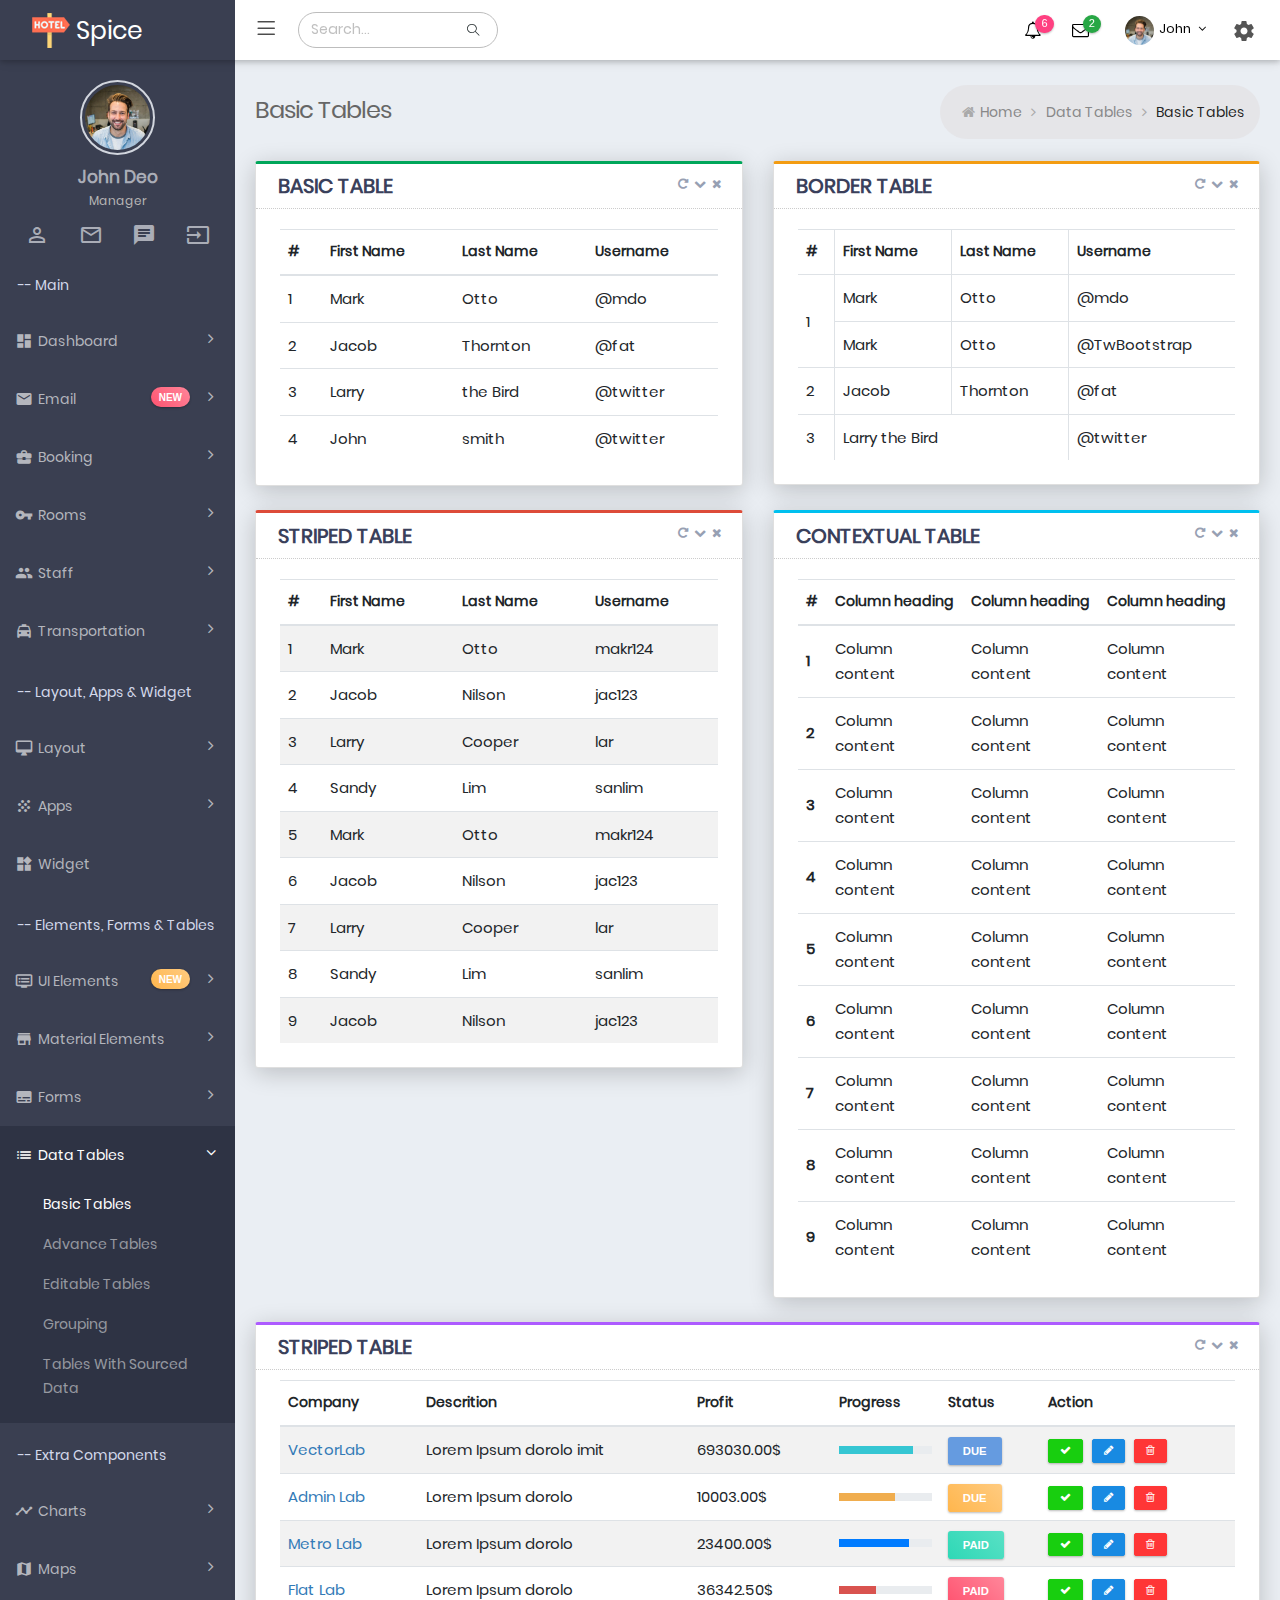
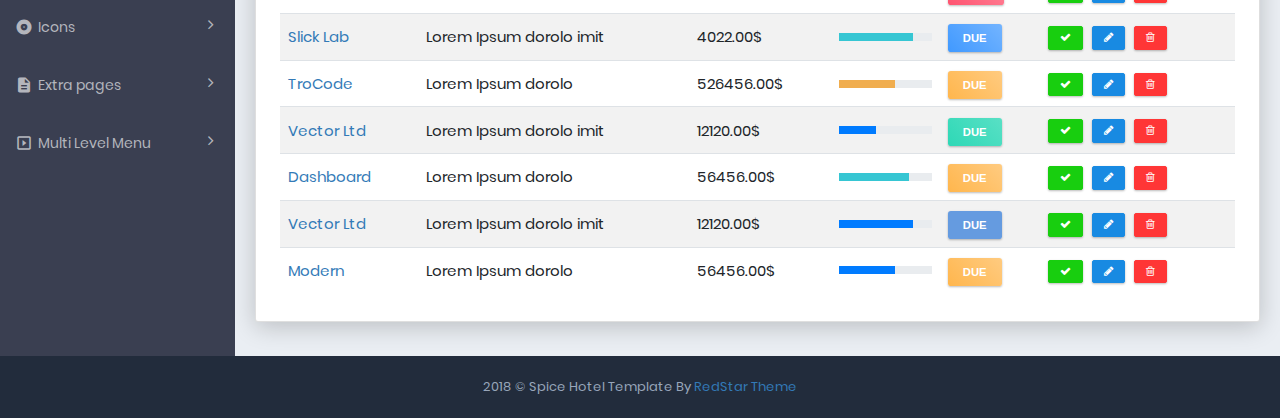
<file: hotel/source/basic_table.html>
<!DOCTYPE html>
<html lang="en">
<!-- BEGIN HEAD -->


<!-- Mirrored from radixtouch.in/templates/admin/hotel/source/basic_table.html by HTTrack Website Copier/3.x [XR&CO'2014], Mon, 13 Jan 2020 12:41:34 GMT -->
<head>
	<meta charset="utf-8" />
	<meta http-equiv="X-UA-Compatible" content="IE=edge">
	<meta content="width=device-width, initial-scale=1" name="viewport" />
	<meta name="description" content="Responsive Admin Template" />
	<meta name="author" content="SmartUniversity" />
	<title>Spice Hotel | Bootstrap 4 Admin Dashboard Template + UI Kit</title>
	<!-- icons -->
	<link href="assets/plugins/simple-line-icons/simple-line-icons.min.css" rel="stylesheet" type="text/css" />
	<link href="assets/plugins/font-awesome/css/font-awesome.min.css" rel="stylesheet" type="text/css" />
	<!--bootstrap -->
	<link href="assets/plugins/bootstrap/css/bootstrap.min.css" rel="stylesheet" type="text/css" />
	<!-- Material Design Lite CSS -->
	<link rel="stylesheet" href="assets/plugins/material/material.min.css">
	<link rel="stylesheet" href="assets/css/material_style.css">
	<!-- animation -->
	<link href="assets/css/pages/animate_page.css" rel="stylesheet">
	<!-- Template Styles -->
	<link href="assets/css/style.css" rel="stylesheet" type="text/css" />
	<link href="assets/css/plugins.min.css" rel="stylesheet" type="text/css" />
	<link href="assets/css/responsive.css" rel="stylesheet" type="text/css" />
	<link href="assets/css/theme-color.css" rel="stylesheet" type="text/css" />
	<!-- favicon -->
	<link rel="shortcut icon" href="assets/img/favicon.ico" />
</head>
<!-- END HEAD -->

<body
	class="page-header-fixed sidemenu-closed-hidelogo page-content-white page-md header-white dark-sidebar-color logo-dark">
	<div class="page-wrapper">
		<!-- start header -->
		<div class="page-header navbar navbar-fixed-top">
			<div class="page-header-inner ">
				<!-- logo start -->
				<div class="page-logo">
					<a href="index.html">
						<img alt="" src="assets/img/logo.png">
						<span class="logo-default">Spice</span> </a>
				</div>
				<!-- logo end -->
				<ul class="nav navbar-nav navbar-left in">
					<li><a href="#" class="menu-toggler sidebar-toggler"><i class="icon-menu"></i></a></li>
				</ul>
				<form class="search-form-opened" action="#" method="GET">
					<div class="input-group">
						<input type="text" class="form-control" placeholder="Search..." name="query">
						<span class="input-group-btn search-btn">
							<a href="javascript:;" class="btn submit">
								<i class="icon-magnifier"></i>
							</a>
						</span>
					</div>
				</form>
				<!-- start mobile menu -->
				<a href="javascript:;" class="menu-toggler responsive-toggler" data-toggle="collapse"
					data-target=".navbar-collapse">
					<span></span>
				</a>
				<!-- end mobile menu -->
				<!-- start header menu -->
				<div class="top-menu">
					<ul class="nav navbar-nav pull-right">
						<!-- start notification dropdown -->
						<li class="dropdown dropdown-extended dropdown-notification" id="header_notification_bar">
							<a href="javascript:;" class="dropdown-toggle" data-toggle="dropdown" data-hover="dropdown"
								data-close-others="true">
								<i class="fa fa-bell-o"></i>
								<span class="badge headerBadgeColor1"> 6 </span>
							</a>
							<ul class="dropdown-menu animated swing">
								<li class="external">
									<h3><span class="bold">Notifications</span></h3>
									<span class="notification-label purple-bgcolor">New 6</span>
								</li>
								<li>
									<ul class="dropdown-menu-list small-slimscroll-style" data-handle-color="#637283">
										<li>
											<a href="javascript:;">
												<span class="time">just now</span>
												<span class="details">
													<span class="notification-icon circle deepPink-bgcolor"><i
															class="fa fa-check"></i></span> Congratulations!. </span>
											</a>
										</li>
										<li>
											<a href="javascript:;">
												<span class="time">3 mins</span>
												<span class="details">
													<span class="notification-icon circle purple-bgcolor"><i
															class="fa fa-user o"></i></span>
													<b>John Micle </b>is now following you. </span>
											</a>
										</li>
										<li>
											<a href="javascript:;">
												<span class="time">7 mins</span>
												<span class="details">
													<span class="notification-icon circle blue-bgcolor"><i
															class="fa fa-comments-o"></i></span>
													<b>Sneha Jogi </b>sent you a message. </span>
											</a>
										</li>
										<li>
											<a href="javascript:;">
												<span class="time">12 mins</span>
												<span class="details">
													<span class="notification-icon circle pink"><i
															class="fa fa-heart"></i></span>
													<b>Ravi Patel </b>like your photo. </span>
											</a>
										</li>
										<li>
											<a href="javascript:;">
												<span class="time">15 mins</span>
												<span class="details">
													<span class="notification-icon circle yellow"><i
															class="fa fa-warning"></i></span> Warning! </span>
											</a>
										</li>
										<li>
											<a href="javascript:;">
												<span class="time">10 hrs</span>
												<span class="details">
													<span class="notification-icon circle red"><i
															class="fa fa-times"></i></span> Application error. </span>
											</a>
										</li>
									</ul>
									<div class="dropdown-menu-footer">
										<a href="javascript:void(0)"> All notifications </a>
									</div>
								</li>
							</ul>
						</li>
						<!-- end notification dropdown -->
						<!-- start message dropdown -->
						<li class="dropdown dropdown-extended dropdown-inbox" id="header_inbox_bar">
							<a href="javascript:;" class="dropdown-toggle" data-toggle="dropdown" data-hover="dropdown"
								data-close-others="true">
								<i class="fa fa-envelope-o"></i>
								<span class="badge headerBadgeColor2"> 2 </span>
							</a>
							<ul class="dropdown-menu animated slideInDown">
								<li class="external">
									<h3><span class="bold">Messages</span></h3>
									<span class="notification-label cyan-bgcolor">New 2</span>
								</li>
								<li>
									<ul class="dropdown-menu-list small-slimscroll-style" data-handle-color="#637283">
										<li>
											<a href="#">
												<span class="photo">
													<img src="assets/img/user/user2.jpg" class="img-circle" alt="">
												</span>
												<span class="subject">
													<span class="from"> Sarah Smith </span>
													<span class="time">Just Now </span>
												</span>
												<span class="message"> Jatin I found you on LinkedIn... </span>
											</a>
										</li>
										<li>
											<a href="#">
												<span class="photo">
													<img src="assets/img/user/user3.jpg" class="img-circle" alt="">
												</span>
												<span class="subject">
													<span class="from"> John Deo </span>
													<span class="time">16 mins </span>
												</span>
												<span class="message"> Fwd: Important Notice Regarding Your Domain
													Name... </span>
											</a>
										</li>
										<li>
											<a href="#">
												<span class="photo">
													<img src="assets/img/user/user1.jpg" class="img-circle" alt="">
												</span>
												<span class="subject">
													<span class="from"> Rajesh </span>
													<span class="time">2 hrs </span>
												</span>
												<span class="message"> pls take a print of attachments. </span>
											</a>
										</li>
										<li>
											<a href="#">
												<span class="photo">
													<img src="assets/img/user/user8.jpg" class="img-circle" alt="">
												</span>
												<span class="subject">
													<span class="from"> Lina Smith </span>
													<span class="time">40 mins </span>
												</span>
												<span class="message"> Apply for Ortho Surgeon </span>
											</a>
										</li>
										<li>
											<a href="#">
												<span class="photo">
													<img src="assets/img/user/user5.jpg" class="img-circle" alt="">
												</span>
												<span class="subject">
													<span class="from"> Jacob Ryan </span>
													<span class="time">46 mins </span>
												</span>
												<span class="message"> Request for leave application. </span>
											</a>
										</li>
									</ul>
									<div class="dropdown-menu-footer">
										<a href="#"> All Messages </a>
									</div>
								</li>
							</ul>
						</li>
						<!-- end message dropdown -->
						<!-- start manage user dropdown -->
						<li class="dropdown dropdown-user">
							<a href="javascript:;" class="dropdown-toggle" data-toggle="dropdown" data-hover="dropdown"
								data-close-others="true">
								<img alt="" class="img-circle " src="assets/img/dp.jpg" />
								<span class="username username-hide-on-mobile"> John </span>
								<i class="fa fa-angle-down"></i>
							</a>
							<ul class="dropdown-menu dropdown-menu-default animated jello">
								<li>
									<a href="user_profile.html">
										<i class="icon-user"></i> Profile </a>
								</li>
								<li>
									<a href="#">
										<i class="icon-settings"></i> Settings
									</a>
								</li>
								<li>
									<a href="#">
										<i class="icon-directions"></i> Help
									</a>
								</li>
								<li class="divider"> </li>
								<li>
									<a href="lock_screen.html">
										<i class="icon-lock"></i> Lock
									</a>
								</li>
								<li>
									<a href="login.html">
										<i class="icon-logout"></i> Log Out </a>
								</li>
							</ul>
						</li>
						<!-- end manage user dropdown -->
						<li class="dropdown dropdown-quick-sidebar-toggler">
							<a id="headerSettingButton" class="mdl-button mdl-js-button mdl-button--icon pull-right"
								data-upgraded=",MaterialButton">
								<i class="material-icons">settings</i>
							</a>
						</li>
					</ul>
				</div>
			</div>
		</div>
		<!-- end header -->
		<!-- start page container -->
		<div class="page-container">
			<!-- start sidebar menu -->
			<div class="sidebar-container">
				<div class="sidemenu-container navbar-collapse collapse fixed-menu">
					<div id="remove-scroll">
						<ul class="sidemenu page-header-fixed p-t-20" data-keep-expanded="false" data-auto-scroll="true"
							data-slide-speed="200">
							<li class="sidebar-toggler-wrapper hide">
								<div class="sidebar-toggler">
									<span></span>
								</div>
							</li>
							<li class="sidebar-user-panel">
								<div class="user-panel">
									<div class="row">
										<div class="sidebar-userpic">
											<img src="assets/img/dp.jpg" class="img-responsive" alt=""> </div>
									</div>
									<div class="profile-usertitle">
										<div class="sidebar-userpic-name"> John Deo </div>
										<div class="profile-usertitle-job"> Manager </div>
									</div>
									<div class="sidebar-userpic-btn">
										<a class="tooltips" href="user_profile.html" data-placement="top"
											data-original-title="Profile">
											<i class="material-icons">person_outline</i>
										</a>
										<a class="tooltips" href="email_inbox.html" data-placement="top"
											data-original-title="Mail">
											<i class="material-icons">mail_outline</i>
										</a>
										<a class="tooltips" href="chat.html" data-placement="top"
											data-original-title="Chat">
											<i class="material-icons">chat</i>
										</a>
										<a class="tooltips" href="login.html" data-placement="top"
											data-original-title="Logout">
											<i class="material-icons">input</i>
										</a>
									</div>
								</div>
							</li>
							<li class="menu-heading">
								<span>-- Main</span>
							</li>
							<li class="nav-item start">
								<a href="#" class="nav-link nav-toggle">
									<i class="material-icons">dashboard</i>
									<span class="title">Dashboard</span>
									<span class="arrow"></span>
								</a>
								<ul class="sub-menu">
									<li class="nav-item">
										<a href="index.html" class="nav-link ">
											<span class="title">Dashboard 1</span>
										</a>
									</li>
									<li class="nav-item ">
										<a href="dashboard2.html" class="nav-link ">
											<span class="title">Dashboard 2</span>
										</a>
									</li>
								</ul>
							</li>
							<li class="nav-item">
								<a href="#" class="nav-link nav-toggle">
									<i class="material-icons">email</i>
									<span class="title">Email</span>
									<span class="arrow"></span>
									<span class="label label-rouded label-menu label-danger">new</span>
								</a>
								<ul class="sub-menu">
									<li class="nav-item">
										<a href="email_inbox.html" class="nav-link ">
											<span class="title">Inbox</span>
										</a>
									</li>
									<li class="nav-item">
										<a href="email_view.html" class="nav-link ">
											<span class="title">View Mail</span>
										</a>
									</li>
									<li class="nav-item">
										<a href="email_compose.html" class="nav-link ">
											<span class="title">Compose Mail</span>
										</a>
									</li>
								</ul>
							</li>
							<li class="nav-item">
								<a href="#" class="nav-link nav-toggle">
									<i class="material-icons">business_center</i>
									<span class="title">Booking</span>
									<span class="arrow"></span>
								</a>
								<ul class="sub-menu">
									<li class="nav-item">
										<a href="new_booking.html" class="nav-link ">
											<span class="title">New Booking</span>
										</a>
									</li>
									<li class="nav-item">
										<a href="view_booking.html" class="nav-link ">
											<span class="title">View Booking</span>
										</a>
									</li>
									<li class="nav-item">
										<a href="edit_booking.html" class="nav-link ">
											<span class="title">Edit Booking</span>
										</a>
									</li>
								</ul>
							</li>
							<li class="nav-item">
								<a href="#" class="nav-link nav-toggle">
									<i class="material-icons">vpn_key</i>
									<span class="title">Rooms</span>
									<span class="arrow"></span>
								</a>
								<ul class="sub-menu">
									<li class="nav-item">
										<a href="add_room.html" class="nav-link ">
											<span class="title">Add Room Details</span>
										</a>
									</li>
									<li class="nav-item">
										<a href="all_rooms.html" class="nav-link ">
											<span class="title">View All Rooms</span>
										</a>
									</li>
									<li class="nav-item">
										<a href="edit_room.html" class="nav-link ">
											<span class="title">Edit Room Details</span>
										</a>
									</li>
								</ul>
							</li>
							<li class="nav-item">
								<a href="#" class="nav-link nav-toggle">
									<i class="material-icons">group</i>
									<span class="title">Staff</span>
									<span class="arrow"></span>
								</a>
								<ul class="sub-menu">
									<li class="nav-item">
										<a href="add_staff.html" class="nav-link ">
											<span class="title">Add Staff Details</span>
										</a>
									</li>
									<li class="nav-item">
										<a href="all_staffs.html" class="nav-link ">
											<span class="title">View All Staffs</span>
										</a>
									</li>
									<li class="nav-item">
										<a href="edit_staff.html" class="nav-link ">
											<span class="title">Edit Staff Details</span>
										</a>
									</li>
								</ul>
							</li>
							<li class="nav-item">
								<a href="#" class="nav-link nav-toggle">
									<i class="material-icons">local_taxi</i>
									<span class="title">Transportation</span>
									<span class="arrow"></span>
								</a>
								<ul class="sub-menu">
									<li class="nav-item">
										<a href="add_vehicle.html" class="nav-link ">
											<span class="title">Add Vehicle Details</span>
										</a>
									</li>
									<li class="nav-item">
										<a href="all_vehicles.html" class="nav-link ">
											<span class="title">View All Vehicle</span>
										</a>
									</li>
									<li class="nav-item">
										<a href="edit_vehicle.html" class="nav-link ">
											<span class="title">Edit Vehicle Details</span>
										</a>
									</li>
								</ul>
							</li>
							<li class="menu-heading m-t-20">
								<span>-- Layout, Apps &amp; Widget</span>
							</li>
							<li class="nav-item">
								<a href="#" class="nav-link nav-toggle"> <i class="material-icons">desktop_mac</i>
									<span class="title">Layout</span> <span class="arrow"></span>
								</a>
								<ul class="sub-menu">
									<li class="nav-item">
										<a href="layout_boxed.html" class="nav-link "> <span class="title">Boxed</span>
										</a>
									</li>
									<li class="nav-item">
										<a href="layout_full_width.html" class="nav-link "> <span class="title">Full
												Width</span>
										</a>
									</li>
									<li class="nav-item">
										<a href="layout_collapse.html" class="nav-link "> <span class="title">Collapse
												Menu</span>
										</a>
									</li>
									<li class="nav-item">
										<a href="layout_right_sidebar.html" class="nav-link "> <span class="title">Right
												Sidebar</span>
										</a>
									</li>
									<li class="nav-item">
										<a href="layout_sidebar_hover_menu.html" class="nav-link "> <span
												class="title">Hover Sidebar Menu</span>
										</a>
									</li>
									<li class="nav-item">
										<a href="layout_mega_menu.html" class="nav-link "> <span class="title">Mega
												Menu</span>
										</a>
									</li>
								</ul>
							</li>
							<li class="nav-item">
								<a href="#" class="nav-link nav-toggle"> <i class="material-icons">grain</i>
									<span class="title">Apps</span> <span class="arrow"></span>
								</a>
								<ul class="sub-menu">
									<li class="nav-item">
										<a href="chat.html" class="nav-link "> <span class="title">Chat</span>
										</a>
									</li>
									<li class="nav-item">
										<a href="contact_list.html" class="nav-link "> <span class="title">Contact
												List</span>
										</a>
									</li>
									<li class="nav-item">
										<a href="contact_grid.html" class="nav-link "> <span class="title">Contact
												Grid</span>
										</a>
									</li>
									<li class="nav-item">
										<a href="gallery.html" class="nav-link "> <span class="title">Gallery</span>
										</a>
									</li>
									<li class="nav-item">
										<a href="support.html" class="nav-link "> <span class="title">Support</span>
										</a>
									</li>
									<li class="nav-item">
										<a href="calendar.html" class="nav-link "> <span class="title">Calendar</span>
										</a>
									</li>
								</ul>
							</li>
							<li class="nav-item">
								<a href="widget.html" class="nav-link nav-toggle"> <i class="material-icons">widgets</i>
									<span class="title">Widget</span>
								</a>
							</li>
							<li class="menu-heading m-t-20">
								<span>-- Elements, Forms &amp; Tables</span>
							</li>
							<li class="nav-item">
								<a href="#" class="nav-link nav-toggle">
									<i class="material-icons">dvr</i>
									<span class="title">UI Elements</span>
									<span class="label label-rouded label-menu label-warning">new</span>
									<span class="arrow"></span>
								</a>
								<ul class="sub-menu">
									<li class="nav-item">
										<a href="buttons.html" class="nav-link ">
											<span class="title">Buttons</span>
										</a>
									</li>
									<li class="nav-item">
										<a href="alert.html" class="nav-link ">
											<span class="title">Alert</span>
										</a>
									</li>
									<li class="nav-item">
										<a href="tabs_accordions_navs.html" class="nav-link ">
											<span class="title">Tabs &amp; Accordions</span>
										</a>
									</li>
									<li class="nav-item">
										<a href="typography.html" class="nav-link ">
											<span class="title">Typography</span>
										</a>
									</li>
									<li class="nav-item">
										<a href="notification.html" class="nav-link ">
											<span class="title">Notifications</span>
										</a>
									</li>
									<li class="nav-item">
										<a href="sweet_alert.html" class="nav-link ">
											<span class="title">Sweet Alert</span>
										</a>
									</li>
									<li class="nav-item">
										<a href="panels.html" class="nav-link ">
											<span class="title">Panels</span>
										</a>
									</li>
									<li class="nav-item">
										<a href="grid.html" class="nav-link ">
											<span class="title">Grids</span>
										</a>
									</li>
									<li class="nav-item">
										<a href="tree.html" class="nav-link ">
											<span class="title">Tree View</span>
										</a>
									</li>
									<li class="nav-item">
										<a href="carousel.html" class="nav-link ">
											<span class="title">Carousel</span>
										</a>
									</li>
									<li class="nav-item">
										<a href="animation.html" class="nav-link ">
											<span class="title">Animations</span>
										</a>
									</li>
								</ul>
							</li>
							<li class="nav-item">
								<a href="#" class="nav-link nav-toggle">
									<i class="material-icons">store</i>
									<span class="title">Material Elements</span>
									<span class="arrow"></span>
								</a>
								<ul class="sub-menu">
									<li class="nav-item">
										<a href="material_button.html" class="nav-link ">
											<span class="title">Buttons</span>
										</a>
									</li>
									<li class="nav-item">
										<a href="material_tab.html" class="nav-link ">
											<span class="title">Tabs</span>
										</a>
									</li>
									<li class="nav-item">
										<a href="material_chips.html" class="nav-link ">
											<span class="title">Chips</span>
										</a>
									</li>
									<li class="nav-item">
										<a href="material_grid.html" class="nav-link ">
											<span class="title">Grid</span>
										</a>
									</li>
									<li class="nav-item">
										<a href="material_form.html" class="nav-link ">
											<span class="title">Form</span>
										</a>
									</li>
									<li class="nav-item">
										<a href="material_datepicker.html" class="nav-link ">
											<span class="title">DatePicker</span>
										</a>
									</li>
									<li class="nav-item">
										<a href="material_select.html" class="nav-link ">
											<span class="title">Select Item</span>
										</a>
									</li>
									<li class="nav-item">
										<a href="material_loading.html" class="nav-link ">
											<span class="title">Loading</span>
										</a>
									</li>
									<li class="nav-item">
										<a href="material_menu.html" class="nav-link ">
											<span class="title">Menu</span>
										</a>
									</li>
									<li class="nav-item">
										<a href="material_slider.html" class="nav-link ">
											<span class="title">Slider</span>
										</a>
									</li>
									<li class="nav-item">
										<a href="material_tables.html" class="nav-link ">
											<span class="title">Tables</span>
										</a>
									</li>
									<li class="nav-item">
										<a href="material_toggle.html" class="nav-link ">
											<span class="title">Toggle</span>
										</a>
									</li>
									<li class="nav-item">
										<a href="material_badges.html" class="nav-link ">
											<span class="title">Badges</span>
										</a>
									</li>
								</ul>
							</li>
							<li class="nav-item">
								<a href="javascript:;" class="nav-link nav-toggle">
									<i class="material-icons">subtitles</i>
									<span class="title">Forms </span>
									<span class="arrow"></span>
								</a>
								<ul class="sub-menu">
									<li class="nav-item">
										<a href="layouts_form.html" class="nav-link ">
											<span class="title">Form Layout</span>
										</a>
									</li>
									<li class="nav-item">
										<a href="advance_form.html" class="nav-link ">
											<span class="title">Advance Component</span>
										</a>
									</li>
									<li class="nav-item">
										<a href="validation_form.html" class="nav-link ">
											<span class="title">Form Validation</span>
										</a>
									</li>
									<li class="nav-item">
										<a href="steps.html" class="nav-link ">
											<span class="title">Wizard</span>
										</a>
									</li>
									<li class="nav-item">
										<a href="file_upload.html" class="nav-link ">
											<span class="title">File Upload</span>
										</a>
									</li>
									<li class="nav-item">
										<a href="editable_form.html" class="nav-link ">
											<span class="title">Editor</span>
										</a>
									</li>
								</ul>
							</li>
							<li class="nav-item active">
								<a href="javascript:;" class="nav-link nav-toggle">
									<i class="material-icons">list</i>
									<span class="title">Data Tables</span>
									<span class="selected"></span>
									<span class="arrow open"></span>
								</a>
								<ul class="sub-menu">
									<li class="nav-item active">
										<a href="basic_table.html" class="nav-link ">
											<span class="title">Basic Tables</span>
											<span class="selected"></span>
										</a>
									</li>
									<li class="nav-item">
										<a href="advanced_table.html" class="nav-link ">
											<span class="title">Advance Tables</span>
										</a>
									</li>
									<li class="nav-item">
										<a href="editable_table.html" class="nav-link ">
											<span class="title">Editable Tables</span>
										</a>
									</li>
									<li class="nav-item">
										<a href="group_table.html" class="nav-link ">
											<span class="title">Grouping</span>
										</a>
									</li>
									<li class="nav-item">
										<a href="table_data.html" class="nav-link ">
											<span class="title">Tables With Sourced Data</span>
										</a>
									</li>
								</ul>
							</li>
							<li class="menu-heading m-t-20">
								<span>-- Extra Components</span>
							</li>
							<li class="nav-item">
								<a href="javascript:;" class="nav-link nav-toggle">
									<i class="material-icons">timeline</i>
									<span class="title">Charts</span>
									<span class="arrow"></span>
								</a>
								<ul class="sub-menu">
									<li class="nav-item">
										<a href="charts_echarts.html" class="nav-link ">
											<span class="title">eCharts</span>
										</a>
									</li>
									<li class="nav-item">
										<a href="charts_morris.html" class="nav-link ">
											<span class="title">Morris Charts</span>
										</a>
									</li>
									<li class="nav-item">
										<a href="charts_chartjs.html" class="nav-link ">
											<span class="title">Chartjs</span>
										</a>
									</li>
								</ul>
							</li>
							<li class="nav-item">
								<a href="javascript:;" class="nav-link nav-toggle">
									<i class="material-icons">map</i>
									<span class="title">Maps</span>
									<span class="arrow"></span>
								</a>
								<ul class="sub-menu">
									<li class="nav-item">
										<a href="google_maps.html" class="nav-link ">
											<span class="title">Google Maps</span>
										</a>
									</li>
									<li class="nav-item">
										<a href="vector_maps.html" class="nav-link ">
											<span class="title">Vector Maps</span>
										</a>
									</li>
								</ul>
							</li>
							<li class="nav-item">
								<a href="#" class="nav-link nav-toggle"> <i class="material-icons">album</i>
									<span class="title">Icons</span> <span class="arrow"></span>
								</a>
								<ul class="sub-menu">
									<li class="nav-item">
										<a href="fontawesome_icons.html" class="nav-link "> <span class="title">Font
												Awesome</span>
										</a>
									</li>
									<li class="nav-item">
										<a href="simpleline_icons.html" class="nav-link "> <span class="title">Simple
												Line Icon</span>
										</a>
									</li>
									<li class="nav-item">
										<a href="material_icons.html" class="nav-link "> <span class="title">Material
												Icon</span>
										</a>
									</li>
								</ul>
							</li>
							<li class="nav-item">
								<a href="javascript:;" class="nav-link nav-toggle"> <i
										class="material-icons">description</i>
									<span class="title">Extra pages</span>
									<span class="arrow"></span>
								</a>
								<ul class="sub-menu">
									<li class="nav-item">
										<a href="timeline.html" class="nav-link "> <span class="title">Timeline</span>
										</a>
									</li>
									<li class="nav-item">
										<a href="login.html" class="nav-link "> <span class="title">Login</span>
										</a>
									</li>
									<li class="nav-item">
										<a href="sign_up.html" class="nav-link "> <span
												class="title">Registration</span>
										</a>
									</li>
									<li class="nav-item">
										<a href="user_profile.html" class="nav-link "><span class="title">Profile</span>
										</a>
									</li>
									<li class="nav-item">
										<a href="pricing.html" class="nav-link "><span class="title">Pricing</span>
										</a>
									</li>
									<li class="nav-item">
										<a href="contactus.html" class="nav-link "> <span class="title">Contact
												Us</span>
										</a>
									</li>
									<li class="nav-item">
										<a href="invoice.html" class="nav-link "><span class="title">Invoice</span>
										</a>
									</li>
									<li class="nav-item">
										<a href="faq.html" class="nav-link "><span class="title">Faq</span>
										</a>
									</li>
									<li class="nav-item">
										<a href="lock_screen.html" class="nav-link "> <span class="title">Lock
												Screen</span>
										</a>
									</li>
									<li class="nav-item">
										<a href="page-404.html" class="nav-link "> <span class="title">404 Page</span>
										</a>
									</li>
									<li class="nav-item">
										<a href="page-500.html" class="nav-link "> <span class="title">500 Page</span>
										</a>
									</li>
									<li class="nav-item">
										<a href="blank_page.html" class="nav-link "> <span class="title">Blank
												Page</span>
										</a>
									</li>
								</ul>
							</li>
							<li class="nav-item">
								<a href="javascript:;" class="nav-link nav-toggle">
									<i class="material-icons">slideshow</i>
									<span class="title">Multi Level Menu</span>
									<span class="arrow "></span>
								</a>
								<ul class="sub-menu">
									<li class="nav-item">
										<a href="javascript:;" class="nav-link nav-toggle">
											<i class="fa fa-university"></i> Item 1
											<span class="arrow"></span>
										</a>
										<ul class="sub-menu">
											<li class="nav-item">
												<a href="javascript:;" class="nav-link nav-toggle">
													<i class="fa fa-bell-o"></i> Arrow Toggle
													<span class="arrow "></span>
												</a>
												<ul class="sub-menu">
													<li class="nav-item">
														<a href="javascript:;" class="nav-link">
															<i class="fa fa-calculator"></i> Sample Link 1</a>
													</li>
													<li class="nav-item">
														<a href="#" class="nav-link">
															<i class="fa fa-clone"></i> Sample Link 2</a>
													</li>
													<li class="nav-item">
														<a href="#" class="nav-link">
															<i class="fa fa-cogs"></i> Sample Link 3</a>
													</li>
												</ul>
											</li>
											<li class="nav-item">
												<a href="#" class="nav-link">
													<i class="fa fa-file-pdf-o"></i> Sample Link 1</a>
											</li>
											<li class="nav-item">
												<a href="#" class="nav-link">
													<i class="fa fa-rss"></i> Sample Link 2</a>
											</li>
											<li class="nav-item">
												<a href="#" class="nav-link">
													<i class="fa fa-hdd-o"></i> Sample Link 3</a>
											</li>
										</ul>
									</li>
									<li class="nav-item">
										<a href="javascript:;" class="nav-link nav-toggle">
											<i class="fa fa-gavel"></i> Arrow Toggle
											<span class="arrow"></span>
										</a>
										<ul class="sub-menu">
											<li class="nav-item">
												<a href="#" class="nav-link">
													<i class="fa fa-paper-plane"></i> Sample Link 1</a>
											</li>
											<li class="nav-item">
												<a href="#" class="nav-link">
													<i class="fa fa-power-off"></i> Sample Link 1</a>
											</li>
											<li class="nav-item">
												<a href="#" class="nav-link">
													<i class="fa fa-recycle"></i> Sample Link 1
												</a>
											</li>
										</ul>
									</li>
									<li class="nav-item">
										<a href="#" class="nav-link">
											<i class="fa fa-volume-up"></i> Item 3 </a>
									</li>
								</ul>
							</li>
						</ul>
					</div>
				</div>
			</div>
			<!-- end sidebar menu -->
			<!-- start page content -->
			<div class="page-content-wrapper">
				<div class="page-content">
					<div class="page-bar">
						<div class="page-title-breadcrumb">
							<div class=" pull-left">
								<div class="page-title">Basic Tables</div>
							</div>
							<ol class="breadcrumb page-breadcrumb pull-right">
								<li><i class="fa fa-home"></i>&nbsp;<a class="parent-item"
										href="index.html">Home</a>&nbsp;<i class="fa fa-angle-right"></i>
								</li>
								<li><a class="parent-item" href="#">Data Tables</a>&nbsp;<i
										class="fa fa-angle-right"></i>
								</li>
								<li class="active">Basic Tables</li>
							</ol>
						</div>
					</div>
					<div class="row">
						<div class="col-md-12">
							<div class="row">
								<div class="col-sm-6">
									<div class="card card-topline-green">
										<div class="card-head">
											<header>BASIC TABLE</header>
											<div class="tools">
												<a class="fa fa-repeat btn-color box-refresh" href="javascript:;"></a>
												<a class="t-collapse btn-color fa fa-chevron-down"
													href="javascript:;"></a>
												<a class="t-close btn-color fa fa-times" href="javascript:;"></a>
											</div>
										</div>
										<div class="card-body ">
											<div class="table-scrollable">
												<table class="table">
													<thead>
														<tr>
															<th>#</th>
															<th>First Name</th>
															<th>Last Name</th>
															<th>Username</th>
														</tr>
													</thead>
													<tbody>
														<tr>
															<td>1</td>
															<td>Mark</td>
															<td>Otto</td>
															<td>@mdo</td>
														</tr>
														<tr>
															<td>2</td>
															<td>Jacob</td>
															<td>Thornton</td>
															<td>@fat</td>
														</tr>
														<tr>
															<td>3</td>
															<td>Larry</td>
															<td>the Bird</td>
															<td>@twitter</td>
														</tr>
														<tr>
															<td>4</td>
															<td>John</td>
															<td>smith</td>
															<td>@twitter</td>
														</tr>
													</tbody>
												</table>
											</div>
										</div>
									</div>
								</div>
								<div class="col-sm-6">
									<div class="card card-topline-yellow">
										<div class="card-head">
											<header>BORDER TABLE</header>
											<div class="tools">
												<a class="fa fa-repeat btn-color box-refresh" href="javascript:;"></a>
												<a class="t-collapse btn-color fa fa-chevron-down"
													href="javascript:;"></a>
												<a class="t-close btn-color fa fa-times" href="javascript:;"></a>
											</div>
										</div>
										<div class="card-body ">
											<div class="table-scrollable">
												<table class="table table-bordered">
													<thead>
														<tr>
															<th>#</th>
															<th>First Name</th>
															<th>Last Name</th>
															<th>Username</th>
														</tr>
													</thead>
													<tbody>
														<tr>
															<td rowspan="2">1</td>
															<td>Mark</td>
															<td>Otto</td>
															<td>@mdo</td>
														</tr>
														<tr>
															<td>Mark</td>
															<td>Otto</td>
															<td>@TwBootstrap</td>
														</tr>
														<tr>
															<td>2</td>
															<td>Jacob</td>
															<td>Thornton</td>
															<td>@fat</td>
														</tr>
														<tr>
															<td>3</td>
															<td colspan="2">Larry the Bird</td>
															<td>@twitter</td>
														</tr>
													</tbody>
												</table>
											</div>
										</div>
									</div>
								</div>
							</div>
						</div>
					</div>
					<div class="row">
						<div class="col-md-12">
							<div class="row">
								<div class="col-sm-6">
									<div class="card card-topline-red">
										<div class="card-head">
											<header>STRIPED TABLE</header>
											<div class="tools">
												<a class="fa fa-repeat btn-color box-refresh" href="javascript:;"></a>
												<a class="t-collapse btn-color fa fa-chevron-down"
													href="javascript:;"></a>
												<a class="t-close btn-color fa fa-times" href="javascript:;"></a>
											</div>
										</div>
										<div class="card-body ">
											<div class="table-scrollable">
												<table class="table table-striped table-hover">
													<thead>
														<tr>
															<th> # </th>
															<th> First Name </th>
															<th> Last Name </th>
															<th> Username </th>
														</tr>
													</thead>
													<tbody>
														<tr>
															<td> 1 </td>
															<td> Mark </td>
															<td> Otto </td>
															<td> makr124 </td>
														</tr>
														<tr>
															<td> 2 </td>
															<td> Jacob </td>
															<td> Nilson </td>
															<td> jac123 </td>
														</tr>
														<tr>
															<td> 3 </td>
															<td> Larry </td>
															<td> Cooper </td>
															<td> lar </td>
														</tr>
														<tr>
															<td> 4 </td>
															<td> Sandy </td>
															<td> Lim </td>
															<td> sanlim </td>
														</tr>
														<tr>
															<td> 5 </td>
															<td> Mark </td>
															<td> Otto </td>
															<td> makr124 </td>
														</tr>
														<tr>
															<td> 6 </td>
															<td> Jacob </td>
															<td> Nilson </td>
															<td> jac123 </td>
														</tr>
														<tr>
															<td> 7 </td>
															<td> Larry </td>
															<td> Cooper </td>
															<td> lar </td>
														</tr>
														<tr>
															<td> 8 </td>
															<td> Sandy </td>
															<td> Lim </td>
															<td> sanlim </td>
														</tr>
														<tr>
															<td> 9 </td>
															<td> Jacob </td>
															<td> Nilson </td>
															<td> jac123 </td>
														</tr>
													</tbody>
												</table>
											</div>
										</div>
									</div>
								</div>
								<div class="col-sm-6">
									<div class="card card-topline-aqua">
										<div class="card-head">
											<header>CONTEXTUAL TABLE</header>
											<div class="tools">
												<a class="fa fa-repeat btn-color box-refresh" href="javascript:;"></a>
												<a class="t-collapse btn-color fa fa-chevron-down"
													href="javascript:;"></a>
												<a class="t-close btn-color fa fa-times" href="javascript:;"></a>
											</div>
										</div>
										<div class="card-body ">
											<div class="table-scrollable">
												<table class="table">
													<thead>
														<tr>
															<th>#</th>
															<th>Column heading</th>
															<th>Column heading</th>
															<th>Column heading</th>
														</tr>
													</thead>
													<tbody>
														<tr class="active">
															<th scope="row">1</th>
															<td>Column content</td>
															<td>Column content</td>
															<td>Column content</td>
														</tr>
														<tr>
															<th scope="row">2</th>
															<td>Column content</td>
															<td>Column content</td>
															<td>Column content</td>
														</tr>
														<tr class="success">
															<th scope="row">3</th>
															<td>Column content</td>
															<td>Column content</td>
															<td>Column content</td>
														</tr>
														<tr>
															<th scope="row">4</th>
															<td>Column content</td>
															<td>Column content</td>
															<td>Column content</td>
														</tr>
														<tr class="info">
															<th scope="row">5</th>
															<td>Column content</td>
															<td>Column content</td>
															<td>Column content</td>
														</tr>
														<tr>
															<th scope="row">6</th>
															<td>Column content</td>
															<td>Column content</td>
															<td>Column content</td>
														</tr>
														<tr class="warning">
															<th scope="row">7</th>
															<td>Column content</td>
															<td>Column content</td>
															<td>Column content</td>
														</tr>
														<tr>
															<th scope="row">8</th>
															<td>Column content</td>
															<td>Column content</td>
															<td>Column content</td>
														</tr>
														<tr class="danger">
															<th scope="row">9</th>
															<td>Column content</td>
															<td>Column content</td>
															<td>Column content</td>
														</tr>
													</tbody>
												</table>
											</div>
										</div>
									</div>
								</div>
							</div>
						</div>
					</div>
					<div class="row">
						<div class="col-md-12">
							<div class="card card-topline-purple">
								<div class="card-head">
									<header>STRIPED TABLE</header>
									<div class="tools">
										<a class="fa fa-repeat btn-color box-refresh" href="javascript:;"></a>
										<a class="t-collapse btn-color fa fa-chevron-down" href="javascript:;"></a>
										<a class="t-close btn-color fa fa-times" href="javascript:;"></a>
									</div>
								</div>
								<div class="card-body ">
									<div class="table-responsive">
										<table class="table table-striped custom-table table-hover">
											<thead>
												<tr>
													<th> Company</th>
													<th>Descrition</th>
													<th>Profit</th>
													<th>Progress</th>
													<th>Status</th>
													<th>Action</th>
												</tr>
											</thead>
											<tbody>
												<tr>
													<td><a href="#">VectorLab</a>
													</td>
													<td>Lorem Ipsum dorolo imit</td>
													<td>693030.00$</td>
													<td>
														<div class="progress progress-striped progress-xs">
															<div aria-valuemax="100" aria-valuemin="0"
																aria-valuenow="80" role="progressbar"
																class="progress-bar progress-bar-success width-80">
															</div>
														</div>
													</td>
													<td><span class="label label-info label-mini">Due</span>
													</td>
													<td>
														<button class="btn btn-success btn-xs">
															<i class="fa fa-check"></i>
														</button>
														<button class="btn btn-primary btn-xs">
															<i class="fa fa-pencil"></i>
														</button>
														<button class="btn btn-danger btn-xs">
															<i class="fa fa-trash-o "></i>
														</button>
													</td>
												</tr>
												<tr>
													<td><a href="#"> Admin Lab </a>
													</td>
													<td>Lorem Ipsum dorolo</td>
													<td>10003.00$</td>
													<td>
														<div class="progress progress-striped progress-xs">
															<div aria-valuemax="100" aria-valuemin="0"
																aria-valuenow="60" role="progressbar"
																class="progress-bar progress-bar-warning width-60">
															</div>
														</div>
													</td>
													<td><span class="label label-warning label-mini">Due</span>
													</td>
													<td>
														<button class="btn btn-success btn-xs">
															<i class="fa fa-check"></i>
														</button>
														<button class="btn btn-primary btn-xs">
															<i class="fa fa-pencil"></i>
														</button>
														<button class="btn btn-danger btn-xs">
															<i class="fa fa-trash-o "></i>
														</button>
													</td>
												</tr>
												<tr>
													<td><a href="#"> Metro Lab </a>
													</td>
													<td>Lorem Ipsum dorolo</td>
													<td>23400.00$</td>
													<td>
														<div class="progress progress-striped progress-xs">
															<div aria-valuemax="100" aria-valuemin="0"
																aria-valuenow="75" role="progressbar"
																class="progress-bar progress-bar-info width-75"></div>
														</div>
													</td>
													<td><span class="label label-success label-mini">Paid</span>
													</td>
													<td>
														<button class="btn btn-success btn-xs">
															<i class="fa fa-check"></i>
														</button>
														<button class="btn btn-primary btn-xs">
															<i class="fa fa-pencil"></i>
														</button>
														<button class="btn btn-danger btn-xs">
															<i class="fa fa-trash-o "></i>
														</button>
													</td>
												</tr>
												<tr>
													<td><a href="#"> Flat Lab </a>
													</td>
													<td>Lorem Ipsum dorolo</td>
													<td>36342.50$</td>
													<td>
														<div class="progress progress-striped progress-xs">
															<div aria-valuemax="100" aria-valuemin="0"
																aria-valuenow="40" role="progressbar"
																class="progress-bar progress-bar-danger width-40"></div>
														</div>
													</td>
													<td><span class="label label-danger label-mini">Paid</span>
													</td>
													<td>
														<button class="btn btn-success btn-xs">
															<i class="fa fa-check"></i>
														</button>
														<button class="btn btn-primary btn-xs">
															<i class="fa fa-pencil"></i>
														</button>
														<button class="btn btn-danger btn-xs">
															<i class="fa fa-trash-o "></i>
														</button>
													</td>
												</tr>
												<tr>
													<td><a href="#">Slick Lab</a>
													</td>
													<td>Lorem Ipsum dorolo imit</td>
													<td>4022.00$</td>
													<td>
														<div class="progress progress-striped progress-xs">
															<div aria-valuemax="100" aria-valuemin="0"
																aria-valuenow="80" role="progressbar"
																class="progress-bar progress-bar-success width-80">
															</div>
														</div>
													</td>
													<td><span class="label label-primary label-mini">Due</span>
													</td>
													<td>
														<button class="btn btn-success btn-xs">
															<i class="fa fa-check"></i>
														</button>
														<button class="btn btn-primary btn-xs">
															<i class="fa fa-pencil"></i>
														</button>
														<button class="btn btn-danger btn-xs">
															<i class="fa fa-trash-o "></i>
														</button>
													</td>
												</tr>
												<tr>
													<td><a href="#"> TroCode </a>
													</td>
													<td>Lorem Ipsum dorolo</td>
													<td>526456.00$</td>
													<td>
														<div class="progress progress-striped progress-xs">
															<div aria-valuemax="100" aria-valuemin="0"
																aria-valuenow="60" role="progressbar"
																class="progress-bar progress-bar-warning width-60">
															</div>
														</div>
													</td>
													<td><span class="label label-warning label-mini">Due</span>
													</td>
													<td>
														<button class="btn btn-success btn-xs">
															<i class="fa fa-check"></i>
														</button>
														<button class="btn btn-primary btn-xs">
															<i class="fa fa-pencil"></i>
														</button>
														<button class="btn btn-danger btn-xs">
															<i class="fa fa-trash-o "></i>
														</button>
													</td>
												</tr>
												<tr>
													<td><a href="#">Vector Ltd</a>
													</td>
													<td>Lorem Ipsum dorolo imit</td>
													<td>12120.00$</td>
													<td>
														<div class="progress progress-striped progress-xs">
															<div aria-valuemax="100" aria-valuemin="0"
																aria-valuenow="40" role="progressbar"
																class="progress-bar progress-bar-info width-40"></div>
														</div>
													</td>
													<td><span class="label label-success label-mini">Due</span>
													</td>
													<td>
														<button class="btn btn-success btn-xs">
															<i class="fa fa-check"></i>
														</button>
														<button class="btn btn-primary btn-xs">
															<i class="fa fa-pencil"></i>
														</button>
														<button class="btn btn-danger btn-xs">
															<i class="fa fa-trash-o "></i>
														</button>
													</td>
												</tr>
												<tr>
													<td><a href="#"> Dashboard </a>
													</td>
													<td>Lorem Ipsum dorolo</td>
													<td>56456.00$</td>
													<td>
														<div class="progress progress-striped progress-xs">
															<div aria-valuemax="100" aria-valuemin="0"
																aria-valuenow="75" role="progressbar"
																class="progress-bar progress-bar-success width-75">
															</div>
														</div>
													</td>
													<td><span class="label label-warning label-mini">Due</span>
													</td>
													<td>
														<button class="btn btn-success btn-xs">
															<i class="fa fa-check"></i>
														</button>
														<button class="btn btn-primary btn-xs">
															<i class="fa fa-pencil"></i>
														</button>
														<button class="btn btn-danger btn-xs">
															<i class="fa fa-trash-o "></i>
														</button>
													</td>
												</tr>
												<tr>
													<td><a href="#">Vector Ltd</a>
													</td>
													<td>Lorem Ipsum dorolo imit</td>
													<td>12120.00$</td>
													<td>
														<div class="progress progress-striped progress-xs">
															<div aria-valuemax="100" aria-valuemin="0"
																aria-valuenow="80" role="progressbar"
																class="progress-bar progress-bar-info width-80"></div>
														</div>
													</td>
													<td><span class="label label-info label-mini">Due</span>
													</td>
													<td>
														<button class="btn btn-success btn-xs">
															<i class="fa fa-check"></i>
														</button>
														<button class="btn btn-primary btn-xs">
															<i class="fa fa-pencil"></i>
														</button>
														<button class="btn btn-danger btn-xs">
															<i class="fa fa-trash-o "></i>
														</button>
													</td>
												</tr>
												<tr>
													<td><a href="#"> Modern </a>
													</td>
													<td>Lorem Ipsum dorolo</td>
													<td>56456.00$</td>
													<td>
														<div class="progress progress-striped progress-xs">
															<div aria-valuemax="100" aria-valuemin="0"
																aria-valuenow="60" role="progressbar"
																class="progress-bar progress-bar-info width-60"></div>
														</div>
													</td>
													<td><span class="label label-warning label-mini">Due</span>
													</td>
													<td>
														<button class="btn btn-success btn-xs">
															<i class="fa fa-check"></i>
														</button>
														<button class="btn btn-primary btn-xs">
															<i class="fa fa-pencil"></i>
														</button>
														<button class="btn btn-danger btn-xs">
															<i class="fa fa-trash-o "></i>
														</button>
													</td>
												</tr>
											</tbody>
										</table>
									</div>
								</div>
							</div>
						</div>
					</div>
				</div>
			</div>
			<!-- end page content -->
			<!-- start chat sidebar -->
			<div class="chat-sidebar-container" data-close-on-body-click="false">
				<div class="chat-sidebar">
					<ul class="nav nav-tabs">
						<li class="nav-item">
							<a href="#quick_sidebar_tab_1" class="nav-link active tab-icon" data-toggle="tab">Theme
							</a>
						</li>
						<li class="nav-item">
							<a href="#quick_sidebar_tab_2" class="nav-link tab-icon" data-toggle="tab"> Chat
							</a>
						</li>
						<li class="nav-item">
							<a href="#quick_sidebar_tab_3" class="nav-link tab-icon" data-toggle="tab"> Settings
							</a>
						</li>
					</ul>
					<div class="tab-content">
						<div class="tab-pane chat-sidebar-settings in show active animated shake" role="tabpanel"
							id="quick_sidebar_tab_1">
							<div class="slimscroll-style">
								<div class="theme-light-dark">
									<h6>Sidebar Theme</h6>
									<button type="button" data-theme="white"
										class="btn lightColor btn-outline btn-circle m-b-10 theme-button">Light
										Sidebar</button>
									<button type="button" data-theme="dark"
										class="btn dark btn-outline btn-circle m-b-10 theme-button">Dark
										Sidebar</button>
								</div>
								<div class="theme-light-dark">
									<h6>Sidebar Color</h6>
									<ul class="list-unstyled">
										<li class="complete">
											<div class="theme-color sidebar-theme">
												<a href="#" data-theme="white"><span class="head"></span><span
														class="cont"></span></a>
												<a href="#" data-theme="dark"><span class="head"></span><span
														class="cont"></span></a>
												<a href="#" data-theme="blue"><span class="head"></span><span
														class="cont"></span></a>
												<a href="#" data-theme="indigo"><span class="head"></span><span
														class="cont"></span></a>
												<a href="#" data-theme="cyan"><span class="head"></span><span
														class="cont"></span></a>
												<a href="#" data-theme="green"><span class="head"></span><span
														class="cont"></span></a>
												<a href="#" data-theme="red"><span class="head"></span><span
														class="cont"></span></a>
											</div>
										</li>
									</ul>
									<h6>Header Brand color</h6>
									<ul class="list-unstyled">
										<li class="theme-option">
											<div class="theme-color logo-theme">
												<a href="#" data-theme="logo-white"><span class="head"></span><span
														class="cont"></span></a>
												<a href="#" data-theme="logo-dark"><span class="head"></span><span
														class="cont"></span></a>
												<a href="#" data-theme="logo-blue"><span class="head"></span><span
														class="cont"></span></a>
												<a href="#" data-theme="logo-indigo"><span class="head"></span><span
														class="cont"></span></a>
												<a href="#" data-theme="logo-cyan"><span class="head"></span><span
														class="cont"></span></a>
												<a href="#" data-theme="logo-green"><span class="head"></span><span
														class="cont"></span></a>
												<a href="#" data-theme="logo-red"><span class="head"></span><span
														class="cont"></span></a>
											</div>
										</li>
									</ul>
									<h6>Header color</h6>
									<ul class="list-unstyled">
										<li class="theme-option">
											<div class="theme-color header-theme">
												<a href="#" data-theme="header-white"><span class="head"></span><span
														class="cont"></span></a>
												<a href="#" data-theme="header-dark"><span class="head"></span><span
														class="cont"></span></a>
												<a href="#" data-theme="header-blue"><span class="head"></span><span
														class="cont"></span></a>
												<a href="#" data-theme="header-indigo"><span class="head"></span><span
														class="cont"></span></a>
												<a href="#" data-theme="header-cyan"><span class="head"></span><span
														class="cont"></span></a>
												<a href="#" data-theme="header-green"><span class="head"></span><span
														class="cont"></span></a>
												<a href="#" data-theme="header-red"><span class="head"></span><span
														class="cont"></span></a>
											</div>
										</li>
									</ul>
								</div>
							</div>
						</div>
						<!-- Start Doctor Chat -->
						<div class="tab-pane chat-sidebar-chat animated slideInRight" id="quick_sidebar_tab_2">
							<div class="chat-sidebar-list">
								<div class="chat-sidebar-chat-users slimscroll-style" data-rail-color="#ddd"
									data-wrapper-class="chat-sidebar-list">
									<div class="chat-header">
										<h5 class="list-heading">Online</h5>
									</div>
									<ul class="media-list list-items">
										<li class="media"><img class="media-object" src="assets/img/user/user3.jpg"
												width="35" height="35" alt="...">
											<i class="online dot"></i>
											<div class="media-body">
												<h5 class="media-heading">John Deo</h5>
												<div class="media-heading-sub">Spine Surgeon</div>
											</div>
										</li>
										<li class="media">
											<div class="media-status">
												<span class="badge badge-success">5</span>
											</div> <img class="media-object" src="assets/img/user/user1.jpg" width="35"
												height="35" alt="...">
											<i class="busy dot"></i>
											<div class="media-body">
												<h5 class="media-heading">Rajesh</h5>
												<div class="media-heading-sub">Director</div>
											</div>
										</li>
										<li class="media"><img class="media-object" src="assets/img/user/user5.jpg"
												width="35" height="35" alt="...">
											<i class="away dot"></i>
											<div class="media-body">
												<h5 class="media-heading">Jacob Ryan</h5>
												<div class="media-heading-sub">Ortho Surgeon</div>
											</div>
										</li>
										<li class="media">
											<div class="media-status">
												<span class="badge badge-danger">8</span>
											</div> <img class="media-object" src="assets/img/user/user4.jpg" width="35"
												height="35" alt="...">
											<i class="online dot"></i>
											<div class="media-body">
												<h5 class="media-heading">Kehn Anderson</h5>
												<div class="media-heading-sub">CEO</div>
											</div>
										</li>
										<li class="media"><img class="media-object" src="assets/img/user/user2.jpg"
												width="35" height="35" alt="...">
											<i class="busy dot"></i>
											<div class="media-body">
												<h5 class="media-heading">Sarah Smith</h5>
												<div class="media-heading-sub">Anaesthetics</div>
											</div>
										</li>
										<li class="media"><img class="media-object" src="assets/img/user/user7.jpg"
												width="35" height="35" alt="...">
											<i class="online dot"></i>
											<div class="media-body">
												<h5 class="media-heading">Vlad Cardella</h5>
												<div class="media-heading-sub">Cardiologist</div>
											</div>
										</li>
									</ul>
									<div class="chat-header">
										<h5 class="list-heading">Offline</h5>
									</div>
									<ul class="media-list list-items">
										<li class="media">
											<div class="media-status">
												<span class="badge badge-warning">4</span>
											</div> <img class="media-object" src="assets/img/user/user6.jpg" width="35"
												height="35" alt="...">
											<i class="offline dot"></i>
											<div class="media-body">
												<h5 class="media-heading">Jennifer Maklen</h5>
												<div class="media-heading-sub">Nurse</div>
												<div class="media-heading-small">Last seen 01:20 AM</div>
											</div>
										</li>
										<li class="media"><img class="media-object" src="assets/img/user/user8.jpg"
												width="35" height="35" alt="...">
											<i class="offline dot"></i>
											<div class="media-body">
												<h5 class="media-heading">Lina Smith</h5>
												<div class="media-heading-sub">Ortho Surgeon</div>
												<div class="media-heading-small">Last seen 11:14 PM</div>
											</div>
										</li>
										<li class="media">
											<div class="media-status">
												<span class="badge badge-success">9</span>
											</div> <img class="media-object" src="assets/img/user/user9.jpg" width="35"
												height="35" alt="...">
											<i class="offline dot"></i>
											<div class="media-body">
												<h5 class="media-heading">Jeff Adam</h5>
												<div class="media-heading-sub">Compounder</div>
												<div class="media-heading-small">Last seen 3:31 PM</div>
											</div>
										</li>
										<li class="media"><img class="media-object" src="assets/img/user/user10.jpg"
												width="35" height="35" alt="...">
											<i class="offline dot"></i>
											<div class="media-body">
												<h5 class="media-heading">Anjelina Cardella</h5>
												<div class="media-heading-sub">Physiotherapist</div>
												<div class="media-heading-small">Last seen 7:45 PM</div>
											</div>
										</li>
									</ul>
								</div>
							</div>
						</div>
						<!-- End Doctor Chat -->
						<!-- Start Setting Panel -->
						<div class="tab-pane chat-sidebar-settings animated slideInUp" id="quick_sidebar_tab_3">
							<div class="chat-sidebar-settings-list slimscroll-style">
								<div class="chat-header">
									<h5 class="list-heading">Layout Settings</h5>
								</div>
								<div class="chatpane inner-content ">
									<div class="settings-list">
										<div class="setting-item">
											<div class="setting-text">Sidebar Position</div>
											<div class="setting-set">
												<select
													class="sidebar-pos-option form-control input-inline input-sm input-small ">
													<option value="left" selected="selected">Left</option>
													<option value="right">Right</option>
												</select>
											</div>
										</div>
										<div class="setting-item">
											<div class="setting-text">Header</div>
											<div class="setting-set">
												<select
													class="page-header-option form-control input-inline input-sm input-small ">
													<option value="fixed" selected="selected">Fixed</option>
													<option value="default">Default</option>
												</select>
											</div>
										</div>
										<div class="setting-item">
											<div class="setting-text">Sidebar Menu </div>
											<div class="setting-set">
												<select
													class="sidebar-menu-option form-control input-inline input-sm input-small ">
													<option value="accordion" selected="selected">Accordion</option>
													<option value="hover">Hover</option>
												</select>
											</div>
										</div>
										<div class="setting-item">
											<div class="setting-text">Footer</div>
											<div class="setting-set">
												<select
													class="page-footer-option form-control input-inline input-sm input-small ">
													<option value="fixed">Fixed</option>
													<option value="default" selected="selected">Default</option>
												</select>
											</div>
										</div>
									</div>
									<div class="chat-header">
										<h5 class="list-heading">Account Settings</h5>
									</div>
									<div class="settings-list">
										<div class="setting-item">
											<div class="setting-text">Notifications</div>
											<div class="setting-set">
												<div class="switch">
													<label class="mdl-switch mdl-js-switch mdl-js-ripple-effect"
														for="switch-1">
														<input type="checkbox" id="switch-1" class="mdl-switch__input"
															checked>
													</label>
												</div>
											</div>
										</div>
										<div class="setting-item">
											<div class="setting-text">Show Online</div>
											<div class="setting-set">
												<div class="switch">
													<label class="mdl-switch mdl-js-switch mdl-js-ripple-effect"
														for="switch-7">
														<input type="checkbox" id="switch-7" class="mdl-switch__input"
															checked>
													</label>
												</div>
											</div>
										</div>
										<div class="setting-item">
											<div class="setting-text">Status</div>
											<div class="setting-set">
												<div class="switch">
													<label class="mdl-switch mdl-js-switch mdl-js-ripple-effect"
														for="switch-2">
														<input type="checkbox" id="switch-2" class="mdl-switch__input"
															checked>
													</label>
												</div>
											</div>
										</div>
										<div class="setting-item">
											<div class="setting-text">2 Steps Verification</div>
											<div class="setting-set">
												<div class="switch">
													<label class="mdl-switch mdl-js-switch mdl-js-ripple-effect"
														for="switch-3">
														<input type="checkbox" id="switch-3" class="mdl-switch__input"
															checked>
													</label>
												</div>
											</div>
										</div>
									</div>
									<div class="chat-header">
										<h5 class="list-heading">General Settings</h5>
									</div>
									<div class="settings-list">
										<div class="setting-item">
											<div class="setting-text">Location</div>
											<div class="setting-set">
												<div class="switch">
													<label class="mdl-switch mdl-js-switch mdl-js-ripple-effect"
														for="switch-4">
														<input type="checkbox" id="switch-4" class="mdl-switch__input"
															checked>
													</label>
												</div>
											</div>
										</div>
										<div class="setting-item">
											<div class="setting-text">Save Histry</div>
											<div class="setting-set">
												<div class="switch">
													<label class="mdl-switch mdl-js-switch mdl-js-ripple-effect"
														for="switch-5">
														<input type="checkbox" id="switch-5" class="mdl-switch__input"
															checked>
													</label>
												</div>
											</div>
										</div>
										<div class="setting-item">
											<div class="setting-text">Auto Updates</div>
											<div class="setting-set">
												<div class="switch">
													<label class="mdl-switch mdl-js-switch mdl-js-ripple-effect"
														for="switch-6">
														<input type="checkbox" id="switch-6" class="mdl-switch__input"
															checked>
													</label>
												</div>
											</div>
										</div>
									</div>
								</div>
							</div>
						</div>
					</div>
				</div>
			</div>
			<!-- end chat sidebar -->
		</div>
		<!-- end page container -->
		<!-- start footer -->
		<div class="page-footer">
			<div class="page-footer-inner"> 2018 &copy; Spice Hotel Template By
				<a href="mailto:redstartheme@gmail.com" target="_top" class="makerCss">RedStar Theme</a>
			</div>
			<div class="scroll-to-top">
				<i class="icon-arrow-up"></i>
			</div>
		</div>
		<!-- end footer -->
	</div>
	<!-- start js include path -->
	<script src="assets/plugins/jquery/jquery.min.js"></script>
	<script src="assets/plugins/popper/popper.min.js"></script>
	<script src="assets/plugins/jquery-blockui/jquery.blockui.min.js"></script>
	<script src="assets/plugins/jquery-slimscroll/jquery.slimscroll.min.js"></script>
	<!-- bootstrap -->
	<script src="assets/plugins/bootstrap/js/bootstrap.min.js"></script>
	<!-- Common js-->
	<script src="assets/js/app.js"></script>
	<script src="assets/js/layout.js"></script>
	<script src="assets/js/theme-color.js"></script>
	<!-- Material -->
	<script src="assets/plugins/material/material.min.js"></script>
	<!-- animation -->
	<script src="assets/js/pages/ui/animations.js"></script>
	<!-- end js include path -->
</body>


<!-- Mirrored from radixtouch.in/templates/admin/hotel/source/basic_table.html by HTTrack Website Copier/3.x [XR&CO'2014], Mon, 13 Jan 2020 12:41:34 GMT -->
</html>
</file>
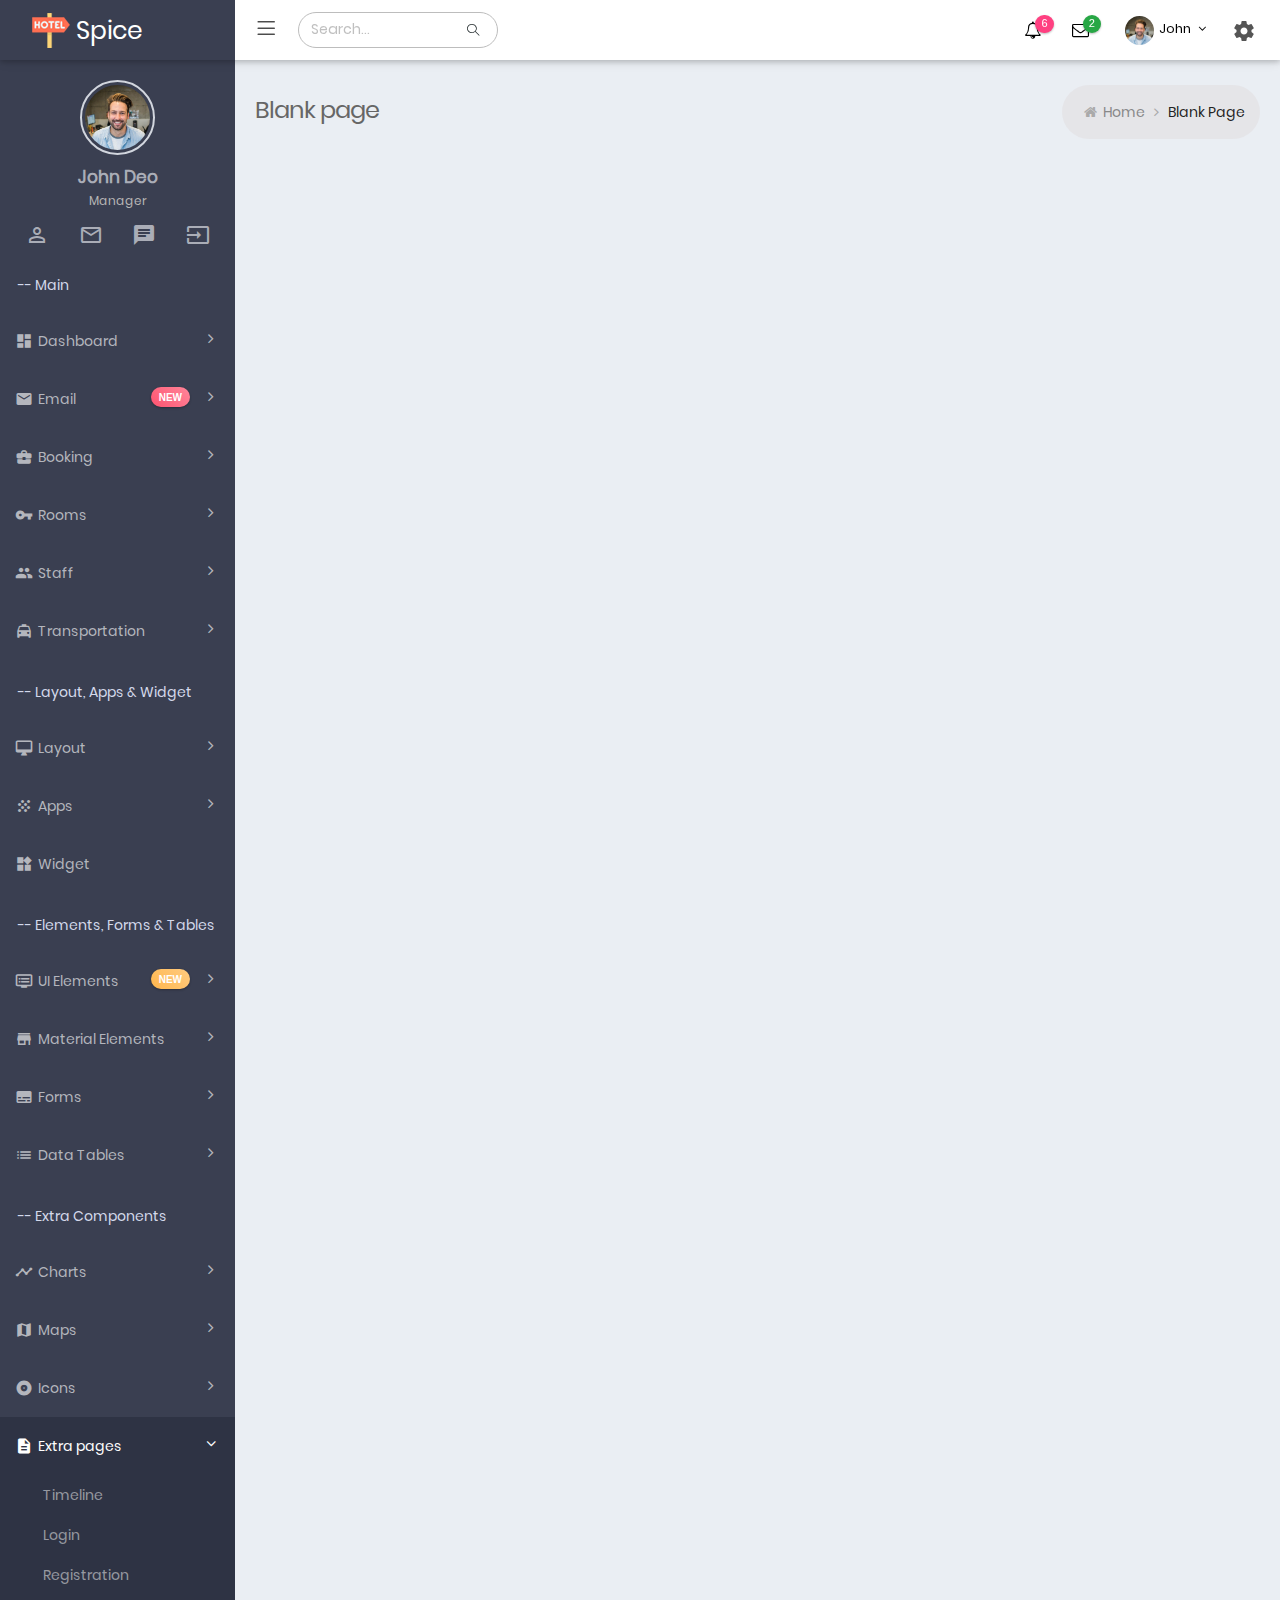
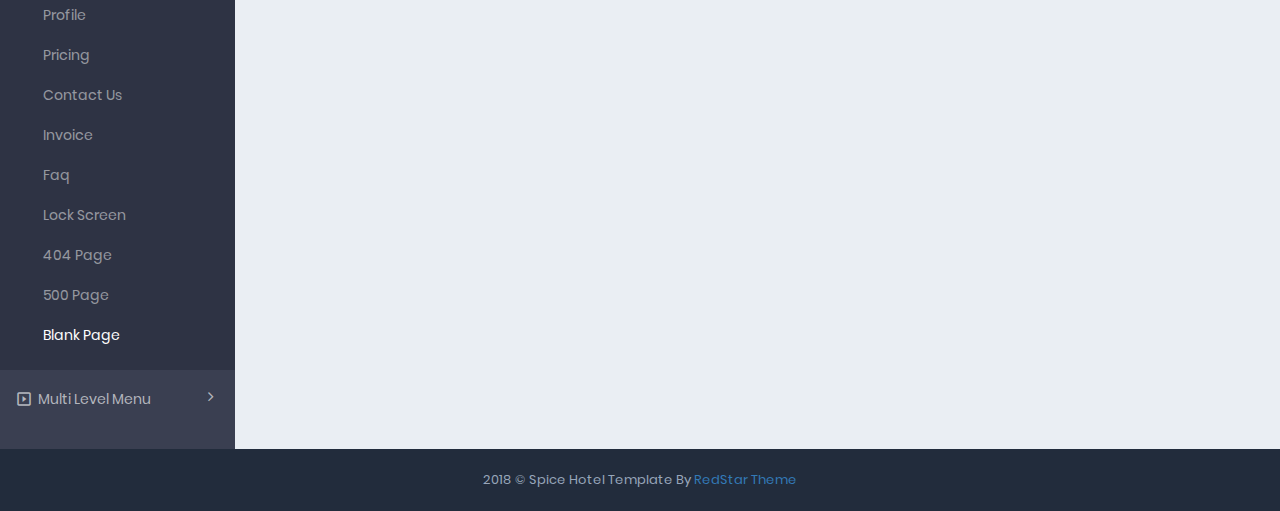
<file: hotel/source/blank_page.html>
<!DOCTYPE html>
<html lang="en">
<!-- BEGIN HEAD -->


<!-- Mirrored from radixtouch.in/templates/admin/hotel/source/blank_page.html by HTTrack Website Copier/3.x [XR&CO'2014], Mon, 13 Jan 2020 12:42:13 GMT -->
<head>
	<meta charset="utf-8" />
	<meta http-equiv="X-UA-Compatible" content="IE=edge">
	<meta content="width=device-width, initial-scale=1" name="viewport" />
	<meta name="description" content="Responsive Admin Template" />
	<meta name="author" content="SmartUniversity" />
	<title>Spice Hotel | Bootstrap 4 Admin Dashboard Template + UI Kit</title>
	<!-- icons -->
	<link href="assets/plugins/simple-line-icons/simple-line-icons.min.css" rel="stylesheet" type="text/css" />
	<link href="assets/plugins/font-awesome/css/font-awesome.min.css" rel="stylesheet" type="text/css" />
	<!--bootstrap -->
	<link href="assets/plugins/bootstrap/css/bootstrap.min.css" rel="stylesheet" type="text/css" />
	<!-- Material Design Lite CSS -->
	<link rel="stylesheet" href="assets/plugins/material/material.min.css">
	<link rel="stylesheet" href="assets/css/material_style.css">
	<!-- animation -->
	<link href="assets/css/pages/animate_page.css" rel="stylesheet">
	<!-- Template Styles -->
	<link href="assets/css/style.css" rel="stylesheet" type="text/css" />
	<link href="assets/css/plugins.min.css" rel="stylesheet" type="text/css" />
	<link href="assets/css/responsive.css" rel="stylesheet" type="text/css" />
	<link href="assets/css/theme-color.css" rel="stylesheet" type="text/css" />
	<!-- favicon -->
	<link rel="shortcut icon" href="assets/img/favicon.ico" />
</head>
<!-- END HEAD -->

<body
	class="page-header-fixed sidemenu-closed-hidelogo page-content-white page-md header-white dark-sidebar-color logo-dark">
	<div class="page-wrapper">
		<!-- start header -->
		<div class="page-header navbar navbar-fixed-top">
			<div class="page-header-inner ">
				<!-- logo start -->
				<div class="page-logo">
					<a href="index.html">
						<img alt="" src="assets/img/logo.png">
						<span class="logo-default">Spice</span> </a>
				</div>
				<!-- logo end -->
				<ul class="nav navbar-nav navbar-left in">
					<li><a href="#" class="menu-toggler sidebar-toggler"><i class="icon-menu"></i></a></li>
				</ul>
				<form class="search-form-opened" action="#" method="GET">
					<div class="input-group">
						<input type="text" class="form-control" placeholder="Search..." name="query">
						<span class="input-group-btn search-btn">
							<a href="javascript:;" class="btn submit">
								<i class="icon-magnifier"></i>
							</a>
						</span>
					</div>
				</form>
				<!-- start mobile menu -->
				<a href="javascript:;" class="menu-toggler responsive-toggler" data-toggle="collapse"
					data-target=".navbar-collapse">
					<span></span>
				</a>
				<!-- end mobile menu -->
				<!-- start header menu -->
				<div class="top-menu">
					<ul class="nav navbar-nav pull-right">
						<!-- start notification dropdown -->
						<li class="dropdown dropdown-extended dropdown-notification" id="header_notification_bar">
							<a href="javascript:;" class="dropdown-toggle" data-toggle="dropdown" data-hover="dropdown"
								data-close-others="true">
								<i class="fa fa-bell-o"></i>
								<span class="badge headerBadgeColor1"> 6 </span>
							</a>
							<ul class="dropdown-menu animated swing">
								<li class="external">
									<h3><span class="bold">Notifications</span></h3>
									<span class="notification-label purple-bgcolor">New 6</span>
								</li>
								<li>
									<ul class="dropdown-menu-list small-slimscroll-style" data-handle-color="#637283">
										<li>
											<a href="javascript:;">
												<span class="time">just now</span>
												<span class="details">
													<span class="notification-icon circle deepPink-bgcolor"><i
															class="fa fa-check"></i></span> Congratulations!. </span>
											</a>
										</li>
										<li>
											<a href="javascript:;">
												<span class="time">3 mins</span>
												<span class="details">
													<span class="notification-icon circle purple-bgcolor"><i
															class="fa fa-user o"></i></span>
													<b>John Micle </b>is now following you. </span>
											</a>
										</li>
										<li>
											<a href="javascript:;">
												<span class="time">7 mins</span>
												<span class="details">
													<span class="notification-icon circle blue-bgcolor"><i
															class="fa fa-comments-o"></i></span>
													<b>Sneha Jogi </b>sent you a message. </span>
											</a>
										</li>
										<li>
											<a href="javascript:;">
												<span class="time">12 mins</span>
												<span class="details">
													<span class="notification-icon circle pink"><i
															class="fa fa-heart"></i></span>
													<b>Ravi Patel </b>like your photo. </span>
											</a>
										</li>
										<li>
											<a href="javascript:;">
												<span class="time">15 mins</span>
												<span class="details">
													<span class="notification-icon circle yellow"><i
															class="fa fa-warning"></i></span> Warning! </span>
											</a>
										</li>
										<li>
											<a href="javascript:;">
												<span class="time">10 hrs</span>
												<span class="details">
													<span class="notification-icon circle red"><i
															class="fa fa-times"></i></span> Application error. </span>
											</a>
										</li>
									</ul>
									<div class="dropdown-menu-footer">
										<a href="javascript:void(0)"> All notifications </a>
									</div>
								</li>
							</ul>
						</li>
						<!-- end notification dropdown -->
						<!-- start message dropdown -->
						<li class="dropdown dropdown-extended dropdown-inbox" id="header_inbox_bar">
							<a href="javascript:;" class="dropdown-toggle" data-toggle="dropdown" data-hover="dropdown"
								data-close-others="true">
								<i class="fa fa-envelope-o"></i>
								<span class="badge headerBadgeColor2"> 2 </span>
							</a>
							<ul class="dropdown-menu animated slideInDown">
								<li class="external">
									<h3><span class="bold">Messages</span></h3>
									<span class="notification-label cyan-bgcolor">New 2</span>
								</li>
								<li>
									<ul class="dropdown-menu-list small-slimscroll-style" data-handle-color="#637283">
										<li>
											<a href="#">
												<span class="photo">
													<img src="assets/img/user/user2.jpg" class="img-circle" alt="">
												</span>
												<span class="subject">
													<span class="from"> Sarah Smith </span>
													<span class="time">Just Now </span>
												</span>
												<span class="message"> Jatin I found you on LinkedIn... </span>
											</a>
										</li>
										<li>
											<a href="#">
												<span class="photo">
													<img src="assets/img/user/user3.jpg" class="img-circle" alt="">
												</span>
												<span class="subject">
													<span class="from"> John Deo </span>
													<span class="time">16 mins </span>
												</span>
												<span class="message"> Fwd: Important Notice Regarding Your Domain
													Name... </span>
											</a>
										</li>
										<li>
											<a href="#">
												<span class="photo">
													<img src="assets/img/user/user1.jpg" class="img-circle" alt="">
												</span>
												<span class="subject">
													<span class="from"> Rajesh </span>
													<span class="time">2 hrs </span>
												</span>
												<span class="message"> pls take a print of attachments. </span>
											</a>
										</li>
										<li>
											<a href="#">
												<span class="photo">
													<img src="assets/img/user/user8.jpg" class="img-circle" alt="">
												</span>
												<span class="subject">
													<span class="from"> Lina Smith </span>
													<span class="time">40 mins </span>
												</span>
												<span class="message"> Apply for Ortho Surgeon </span>
											</a>
										</li>
										<li>
											<a href="#">
												<span class="photo">
													<img src="assets/img/user/user5.jpg" class="img-circle" alt="">
												</span>
												<span class="subject">
													<span class="from"> Jacob Ryan </span>
													<span class="time">46 mins </span>
												</span>
												<span class="message"> Request for leave application. </span>
											</a>
										</li>
									</ul>
									<div class="dropdown-menu-footer">
										<a href="#"> All Messages </a>
									</div>
								</li>
							</ul>
						</li>
						<!-- end message dropdown -->
						<!-- start manage user dropdown -->
						<li class="dropdown dropdown-user">
							<a href="javascript:;" class="dropdown-toggle" data-toggle="dropdown" data-hover="dropdown"
								data-close-others="true">
								<img alt="" class="img-circle " src="assets/img/dp.jpg" />
								<span class="username username-hide-on-mobile"> John </span>
								<i class="fa fa-angle-down"></i>
							</a>
							<ul class="dropdown-menu dropdown-menu-default animated jello">
								<li>
									<a href="user_profile.html">
										<i class="icon-user"></i> Profile </a>
								</li>
								<li>
									<a href="#">
										<i class="icon-settings"></i> Settings
									</a>
								</li>
								<li>
									<a href="#">
										<i class="icon-directions"></i> Help
									</a>
								</li>
								<li class="divider"> </li>
								<li>
									<a href="lock_screen.html">
										<i class="icon-lock"></i> Lock
									</a>
								</li>
								<li>
									<a href="login.html">
										<i class="icon-logout"></i> Log Out </a>
								</li>
							</ul>
						</li>
						<!-- end manage user dropdown -->
						<li class="dropdown dropdown-quick-sidebar-toggler">
							<a id="headerSettingButton" class="mdl-button mdl-js-button mdl-button--icon pull-right"
								data-upgraded=",MaterialButton">
								<i class="material-icons">settings</i>
							</a>
						</li>
					</ul>
				</div>
			</div>
		</div>
		<!-- end header -->
		<!-- start page container -->
		<div class="page-container">
			<!-- start sidebar menu -->
			<div class="sidebar-container">
				<div class="sidemenu-container navbar-collapse collapse fixed-menu">
					<div id="remove-scroll">
						<ul class="sidemenu page-header-fixed p-t-20" data-keep-expanded="false" data-auto-scroll="true"
							data-slide-speed="200">
							<li class="sidebar-toggler-wrapper hide">
								<div class="sidebar-toggler">
									<span></span>
								</div>
							</li>
							<li class="sidebar-user-panel">
								<div class="user-panel">
									<div class="row">
										<div class="sidebar-userpic">
											<img src="assets/img/dp.jpg" class="img-responsive" alt=""> </div>
									</div>
									<div class="profile-usertitle">
										<div class="sidebar-userpic-name"> John Deo </div>
										<div class="profile-usertitle-job"> Manager </div>
									</div>
									<div class="sidebar-userpic-btn">
										<a class="tooltips" href="user_profile.html" data-placement="top"
											data-original-title="Profile">
											<i class="material-icons">person_outline</i>
										</a>
										<a class="tooltips" href="email_inbox.html" data-placement="top"
											data-original-title="Mail">
											<i class="material-icons">mail_outline</i>
										</a>
										<a class="tooltips" href="chat.html" data-placement="top"
											data-original-title="Chat">
											<i class="material-icons">chat</i>
										</a>
										<a class="tooltips" href="login.html" data-placement="top"
											data-original-title="Logout">
											<i class="material-icons">input</i>
										</a>
									</div>
								</div>
							</li>
							<li class="menu-heading">
								<span>-- Main</span>
							</li>
							<li class="nav-item start">
								<a href="#" class="nav-link nav-toggle">
									<i class="material-icons">dashboard</i>
									<span class="title">Dashboard</span>
									<span class="arrow"></span>
								</a>
								<ul class="sub-menu">
									<li class="nav-item">
										<a href="index.html" class="nav-link ">
											<span class="title">Dashboard 1</span>
										</a>
									</li>
									<li class="nav-item ">
										<a href="dashboard2.html" class="nav-link ">
											<span class="title">Dashboard 2</span>
										</a>
									</li>
								</ul>
							</li>
							<li class="nav-item">
								<a href="#" class="nav-link nav-toggle">
									<i class="material-icons">email</i>
									<span class="title">Email</span>
									<span class="arrow"></span>
									<span class="label label-rouded label-menu label-danger">new</span>
								</a>
								<ul class="sub-menu">
									<li class="nav-item">
										<a href="email_inbox.html" class="nav-link ">
											<span class="title">Inbox</span>
										</a>
									</li>
									<li class="nav-item">
										<a href="email_view.html" class="nav-link ">
											<span class="title">View Mail</span>
										</a>
									</li>
									<li class="nav-item">
										<a href="email_compose.html" class="nav-link ">
											<span class="title">Compose Mail</span>
										</a>
									</li>
								</ul>
							</li>
							<li class="nav-item">
								<a href="#" class="nav-link nav-toggle">
									<i class="material-icons">business_center</i>
									<span class="title">Booking</span>
									<span class="arrow"></span>
								</a>
								<ul class="sub-menu">
									<li class="nav-item">
										<a href="new_booking.html" class="nav-link ">
											<span class="title">New Booking</span>
										</a>
									</li>
									<li class="nav-item">
										<a href="view_booking.html" class="nav-link ">
											<span class="title">View Booking</span>
										</a>
									</li>
									<li class="nav-item">
										<a href="edit_booking.html" class="nav-link ">
											<span class="title">Edit Booking</span>
										</a>
									</li>
								</ul>
							</li>
							<li class="nav-item">
								<a href="#" class="nav-link nav-toggle">
									<i class="material-icons">vpn_key</i>
									<span class="title">Rooms</span>
									<span class="arrow"></span>
								</a>
								<ul class="sub-menu">
									<li class="nav-item">
										<a href="add_room.html" class="nav-link ">
											<span class="title">Add Room Details</span>
										</a>
									</li>
									<li class="nav-item">
										<a href="all_rooms.html" class="nav-link ">
											<span class="title">View All Rooms</span>
										</a>
									</li>
									<li class="nav-item">
										<a href="edit_room.html" class="nav-link ">
											<span class="title">Edit Room Details</span>
										</a>
									</li>
								</ul>
							</li>
							<li class="nav-item">
								<a href="#" class="nav-link nav-toggle">
									<i class="material-icons">group</i>
									<span class="title">Staff</span>
									<span class="arrow"></span>
								</a>
								<ul class="sub-menu">
									<li class="nav-item">
										<a href="add_staff.html" class="nav-link ">
											<span class="title">Add Staff Details</span>
										</a>
									</li>
									<li class="nav-item">
										<a href="all_staffs.html" class="nav-link ">
											<span class="title">View All Staffs</span>
										</a>
									</li>
									<li class="nav-item">
										<a href="edit_staff.html" class="nav-link ">
											<span class="title">Edit Staff Details</span>
										</a>
									</li>
								</ul>
							</li>
							<li class="nav-item">
								<a href="#" class="nav-link nav-toggle">
									<i class="material-icons">local_taxi</i>
									<span class="title">Transportation</span>
									<span class="arrow"></span>
								</a>
								<ul class="sub-menu">
									<li class="nav-item">
										<a href="add_vehicle.html" class="nav-link ">
											<span class="title">Add Vehicle Details</span>
										</a>
									</li>
									<li class="nav-item">
										<a href="all_vehicles.html" class="nav-link ">
											<span class="title">View All Vehicle</span>
										</a>
									</li>
									<li class="nav-item">
										<a href="edit_vehicle.html" class="nav-link ">
											<span class="title">Edit Vehicle Details</span>
										</a>
									</li>
								</ul>
							</li>
							<li class="menu-heading m-t-20">
								<span>-- Layout, Apps &amp; Widget</span>
							</li>
							<li class="nav-item">
								<a href="#" class="nav-link nav-toggle"> <i class="material-icons">desktop_mac</i>
									<span class="title">Layout</span> <span class="arrow"></span>
								</a>
								<ul class="sub-menu">
									<li class="nav-item">
										<a href="layout_boxed.html" class="nav-link "> <span class="title">Boxed</span>
										</a>
									</li>
									<li class="nav-item">
										<a href="layout_full_width.html" class="nav-link "> <span class="title">Full
												Width</span>
										</a>
									</li>
									<li class="nav-item">
										<a href="layout_collapse.html" class="nav-link "> <span class="title">Collapse
												Menu</span>
										</a>
									</li>
									<li class="nav-item">
										<a href="layout_right_sidebar.html" class="nav-link "> <span class="title">Right
												Sidebar</span>
										</a>
									</li>
									<li class="nav-item">
										<a href="layout_sidebar_hover_menu.html" class="nav-link "> <span
												class="title">Hover Sidebar Menu</span>
										</a>
									</li>
									<li class="nav-item">
										<a href="layout_mega_menu.html" class="nav-link "> <span class="title">Mega
												Menu</span>
										</a>
									</li>
								</ul>
							</li>
							<li class="nav-item">
								<a href="#" class="nav-link nav-toggle"> <i class="material-icons">grain</i>
									<span class="title">Apps</span> <span class="arrow"></span>
								</a>
								<ul class="sub-menu">
									<li class="nav-item">
										<a href="chat.html" class="nav-link "> <span class="title">Chat</span>
										</a>
									</li>
									<li class="nav-item">
										<a href="contact_list.html" class="nav-link "> <span class="title">Contact
												List</span>
										</a>
									</li>
									<li class="nav-item">
										<a href="contact_grid.html" class="nav-link "> <span class="title">Contact
												Grid</span>
										</a>
									</li>
									<li class="nav-item">
										<a href="gallery.html" class="nav-link "> <span class="title">Gallery</span>
										</a>
									</li>
									<li class="nav-item">
										<a href="support.html" class="nav-link "> <span class="title">Support</span>
										</a>
									</li>
									<li class="nav-item">
										<a href="calendar.html" class="nav-link "> <span class="title">Calendar</span>
										</a>
									</li>
								</ul>
							</li>
							<li class="nav-item">
								<a href="widget.html" class="nav-link nav-toggle"> <i class="material-icons">widgets</i>
									<span class="title">Widget</span>
								</a>
							</li>
							<li class="menu-heading m-t-20">
								<span>-- Elements, Forms &amp; Tables</span>
							</li>
							<li class="nav-item">
								<a href="#" class="nav-link nav-toggle">
									<i class="material-icons">dvr</i>
									<span class="title">UI Elements</span>
									<span class="label label-rouded label-menu label-warning">new</span>
									<span class="arrow"></span>
								</a>
								<ul class="sub-menu">
									<li class="nav-item">
										<a href="buttons.html" class="nav-link ">
											<span class="title">Buttons</span>
										</a>
									</li>
									<li class="nav-item">
										<a href="alert.html" class="nav-link ">
											<span class="title">Alert</span>
										</a>
									</li>
									<li class="nav-item">
										<a href="tabs_accordions_navs.html" class="nav-link ">
											<span class="title">Tabs &amp; Accordions</span>
										</a>
									</li>
									<li class="nav-item">
										<a href="typography.html" class="nav-link ">
											<span class="title">Typography</span>
										</a>
									</li>
									<li class="nav-item">
										<a href="notification.html" class="nav-link ">
											<span class="title">Notifications</span>
										</a>
									</li>
									<li class="nav-item">
										<a href="sweet_alert.html" class="nav-link ">
											<span class="title">Sweet Alert</span>
										</a>
									</li>
									<li class="nav-item">
										<a href="panels.html" class="nav-link ">
											<span class="title">Panels</span>
										</a>
									</li>
									<li class="nav-item">
										<a href="grid.html" class="nav-link ">
											<span class="title">Grids</span>
										</a>
									</li>
									<li class="nav-item">
										<a href="tree.html" class="nav-link ">
											<span class="title">Tree View</span>
										</a>
									</li>
									<li class="nav-item">
										<a href="carousel.html" class="nav-link ">
											<span class="title">Carousel</span>
										</a>
									</li>
									<li class="nav-item">
										<a href="animation.html" class="nav-link ">
											<span class="title">Animations</span>
										</a>
									</li>
								</ul>
							</li>
							<li class="nav-item">
								<a href="#" class="nav-link nav-toggle">
									<i class="material-icons">store</i>
									<span class="title">Material Elements</span>
									<span class="arrow"></span>
								</a>
								<ul class="sub-menu">
									<li class="nav-item">
										<a href="material_button.html" class="nav-link ">
											<span class="title">Buttons</span>
										</a>
									</li>
									<li class="nav-item">
										<a href="material_tab.html" class="nav-link ">
											<span class="title">Tabs</span>
										</a>
									</li>
									<li class="nav-item">
										<a href="material_chips.html" class="nav-link ">
											<span class="title">Chips</span>
										</a>
									</li>
									<li class="nav-item">
										<a href="material_grid.html" class="nav-link ">
											<span class="title">Grid</span>
										</a>
									</li>
									<li class="nav-item">
										<a href="material_form.html" class="nav-link ">
											<span class="title">Form</span>
										</a>
									</li>
									<li class="nav-item">
										<a href="material_datepicker.html" class="nav-link ">
											<span class="title">DatePicker</span>
										</a>
									</li>
									<li class="nav-item">
										<a href="material_select.html" class="nav-link ">
											<span class="title">Select Item</span>
										</a>
									</li>
									<li class="nav-item">
										<a href="material_loading.html" class="nav-link ">
											<span class="title">Loading</span>
										</a>
									</li>
									<li class="nav-item">
										<a href="material_menu.html" class="nav-link ">
											<span class="title">Menu</span>
										</a>
									</li>
									<li class="nav-item">
										<a href="material_slider.html" class="nav-link ">
											<span class="title">Slider</span>
										</a>
									</li>
									<li class="nav-item">
										<a href="material_tables.html" class="nav-link ">
											<span class="title">Tables</span>
										</a>
									</li>
									<li class="nav-item">
										<a href="material_toggle.html" class="nav-link ">
											<span class="title">Toggle</span>
										</a>
									</li>
									<li class="nav-item">
										<a href="material_badges.html" class="nav-link ">
											<span class="title">Badges</span>
										</a>
									</li>
								</ul>
							</li>
							<li class="nav-item">
								<a href="javascript:;" class="nav-link nav-toggle">
									<i class="material-icons">subtitles</i>
									<span class="title">Forms </span>
									<span class="arrow"></span>
								</a>
								<ul class="sub-menu">
									<li class="nav-item">
										<a href="layouts_form.html" class="nav-link ">
											<span class="title">Form Layout</span>
										</a>
									</li>
									<li class="nav-item">
										<a href="advance_form.html" class="nav-link ">
											<span class="title">Advance Component</span>
										</a>
									</li>
									<li class="nav-item">
										<a href="validation_form.html" class="nav-link ">
											<span class="title">Form Validation</span>
										</a>
									</li>
									<li class="nav-item">
										<a href="steps.html" class="nav-link ">
											<span class="title">Wizard</span>
										</a>
									</li>
									<li class="nav-item">
										<a href="file_upload.html" class="nav-link ">
											<span class="title">File Upload</span>
										</a>
									</li>
									<li class="nav-item">
										<a href="editable_form.html" class="nav-link ">
											<span class="title">Editor</span>
										</a>
									</li>
								</ul>
							</li>
							<li class="nav-item">
								<a href="javascript:;" class="nav-link nav-toggle">
									<i class="material-icons">list</i>
									<span class="title">Data Tables</span>
									<span class="arrow"></span>
								</a>
								<ul class="sub-menu">
									<li class="nav-item">
										<a href="basic_table.html" class="nav-link ">
											<span class="title">Basic Tables</span>
										</a>
									</li>
									<li class="nav-item">
										<a href="advanced_table.html" class="nav-link ">
											<span class="title">Advance Tables</span>
										</a>
									</li>
									<li class="nav-item">
										<a href="editable_table.html" class="nav-link ">
											<span class="title">Editable Tables</span>
										</a>
									</li>
									<li class="nav-item">
										<a href="group_table.html" class="nav-link ">
											<span class="title">Grouping</span>
										</a>
									</li>
									<li class="nav-item">
										<a href="table_data.html" class="nav-link ">
											<span class="title">Tables With Sourced Data</span>
										</a>
									</li>
								</ul>
							</li>
							<li class="menu-heading m-t-20">
								<span>-- Extra Components</span>
							</li>
							<li class="nav-item">
								<a href="javascript:;" class="nav-link nav-toggle">
									<i class="material-icons">timeline</i>
									<span class="title">Charts</span>
									<span class="arrow"></span>
								</a>
								<ul class="sub-menu">
									<li class="nav-item">
										<a href="charts_echarts.html" class="nav-link ">
											<span class="title">eCharts</span>
										</a>
									</li>
									<li class="nav-item">
										<a href="charts_morris.html" class="nav-link ">
											<span class="title">Morris Charts</span>
										</a>
									</li>
									<li class="nav-item">
										<a href="charts_chartjs.html" class="nav-link ">
											<span class="title">Chartjs</span>
										</a>
									</li>
								</ul>
							</li>
							<li class="nav-item">
								<a href="javascript:;" class="nav-link nav-toggle">
									<i class="material-icons">map</i>
									<span class="title">Maps</span>
									<span class="arrow"></span>
								</a>
								<ul class="sub-menu">
									<li class="nav-item">
										<a href="google_maps.html" class="nav-link ">
											<span class="title">Google Maps</span>
										</a>
									</li>
									<li class="nav-item">
										<a href="vector_maps.html" class="nav-link ">
											<span class="title">Vector Maps</span>
										</a>
									</li>
								</ul>
							</li>
							<li class="nav-item">
								<a href="#" class="nav-link nav-toggle"> <i class="material-icons">album</i>
									<span class="title">Icons</span> <span class="arrow"></span>
								</a>
								<ul class="sub-menu">
									<li class="nav-item">
										<a href="fontawesome_icons.html" class="nav-link "> <span class="title">Font
												Awesome</span>
										</a>
									</li>
									<li class="nav-item">
										<a href="simpleline_icons.html" class="nav-link "> <span class="title">Simple
												Line Icon</span>
										</a>
									</li>
									<li class="nav-item">
										<a href="material_icons.html" class="nav-link "> <span class="title">Material
												Icon</span>
										</a>
									</li>
								</ul>
							</li>
							<li class="nav-item active">
								<a href="javascript:;" class="nav-link nav-toggle"> <i
										class="material-icons">description</i>
									<span class="title">Extra pages</span>
									<span class="selected"></span>
									<span class="arrow open"></span>
								</a>
								<ul class="sub-menu">
									<li class="nav-item">
										<a href="timeline.html" class="nav-link "> <span class="title">Timeline</span>
										</a>
									</li>
									<li class="nav-item">
										<a href="login.html" class="nav-link "> <span class="title">Login</span>
										</a>
									</li>
									<li class="nav-item">
										<a href="sign_up.html" class="nav-link "> <span
												class="title">Registration</span>
										</a>
									</li>
									<li class="nav-item">
										<a href="user_profile.html" class="nav-link "><span class="title">Profile</span>
										</a>
									</li>
									<li class="nav-item">
										<a href="pricing.html" class="nav-link "><span class="title">Pricing</span>
										</a>
									</li>
									<li class="nav-item">
										<a href="contactus.html" class="nav-link "> <span class="title">Contact
												Us</span>
										</a>
									</li>
									<li class="nav-item">
										<a href="invoice.html" class="nav-link "><span class="title">Invoice</span>
										</a>
									</li>
									<li class="nav-item">
										<a href="faq.html" class="nav-link "><span class="title">Faq</span>
										</a>
									</li>
									<li class="nav-item">
										<a href="lock_screen.html" class="nav-link "> <span class="title">Lock
												Screen</span>
										</a>
									</li>
									<li class="nav-item">
										<a href="page-404.html" class="nav-link "> <span class="title">404 Page</span>
										</a>
									</li>
									<li class="nav-item">
										<a href="page-500.html" class="nav-link "> <span class="title">500 Page</span>
										</a>
									</li>
									<li class="nav-item active">
										<a href="blank_page.html" class="nav-link "> <span class="title">Blank
												Page</span>
											<span class="selected"></span>
										</a>
									</li>
								</ul>
							</li>
							<li class="nav-item">
								<a href="javascript:;" class="nav-link nav-toggle">
									<i class="material-icons">slideshow</i>
									<span class="title">Multi Level Menu</span>
									<span class="arrow "></span>
								</a>
								<ul class="sub-menu">
									<li class="nav-item">
										<a href="javascript:;" class="nav-link nav-toggle">
											<i class="fa fa-university"></i> Item 1
											<span class="arrow"></span>
										</a>
										<ul class="sub-menu">
											<li class="nav-item">
												<a href="javascript:;" class="nav-link nav-toggle">
													<i class="fa fa-bell-o"></i> Arrow Toggle
													<span class="arrow "></span>
												</a>
												<ul class="sub-menu">
													<li class="nav-item">
														<a href="javascript:;" class="nav-link">
															<i class="fa fa-calculator"></i> Sample Link 1</a>
													</li>
													<li class="nav-item">
														<a href="#" class="nav-link">
															<i class="fa fa-clone"></i> Sample Link 2</a>
													</li>
													<li class="nav-item">
														<a href="#" class="nav-link">
															<i class="fa fa-cogs"></i> Sample Link 3</a>
													</li>
												</ul>
											</li>
											<li class="nav-item">
												<a href="#" class="nav-link">
													<i class="fa fa-file-pdf-o"></i> Sample Link 1</a>
											</li>
											<li class="nav-item">
												<a href="#" class="nav-link">
													<i class="fa fa-rss"></i> Sample Link 2</a>
											</li>
											<li class="nav-item">
												<a href="#" class="nav-link">
													<i class="fa fa-hdd-o"></i> Sample Link 3</a>
											</li>
										</ul>
									</li>
									<li class="nav-item">
										<a href="javascript:;" class="nav-link nav-toggle">
											<i class="fa fa-gavel"></i> Arrow Toggle
											<span class="arrow"></span>
										</a>
										<ul class="sub-menu">
											<li class="nav-item">
												<a href="#" class="nav-link">
													<i class="fa fa-paper-plane"></i> Sample Link 1</a>
											</li>
											<li class="nav-item">
												<a href="#" class="nav-link">
													<i class="fa fa-power-off"></i> Sample Link 1</a>
											</li>
											<li class="nav-item">
												<a href="#" class="nav-link">
													<i class="fa fa-recycle"></i> Sample Link 1
												</a>
											</li>
										</ul>
									</li>
									<li class="nav-item">
										<a href="#" class="nav-link">
											<i class="fa fa-volume-up"></i> Item 3 </a>
									</li>
								</ul>
							</li>
						</ul>
					</div>
				</div>
			</div>
			<!-- end sidebar menu -->
			<!-- start page content -->
			<div class="page-content-wrapper">
				<div class="page-content">
					<div class="page-bar">
						<div class="page-title-breadcrumb">
							<div class=" pull-left">
								<div class="page-title">Blank page</div>
							</div>
							<ol class="breadcrumb page-breadcrumb pull-right">
								<li><i class="fa fa-home"></i>&nbsp;<a class="parent-item"
										href="index.html">Home</a>&nbsp;<i class="fa fa-angle-right"></i>
								</li>
								<li class="active">Blank Page</li>
							</ol>
						</div>
					</div>
					<!-- add content here -->
				</div>
			</div>
			<!-- end page content -->
			<!-- start chat sidebar -->
			<div class="chat-sidebar-container" data-close-on-body-click="false">
				<div class="chat-sidebar">
					<ul class="nav nav-tabs">
						<li class="nav-item">
							<a href="#quick_sidebar_tab_1" class="nav-link active tab-icon" data-toggle="tab">Theme
							</a>
						</li>
						<li class="nav-item">
							<a href="#quick_sidebar_tab_2" class="nav-link tab-icon" data-toggle="tab"> Chat
							</a>
						</li>
						<li class="nav-item">
							<a href="#quick_sidebar_tab_3" class="nav-link tab-icon" data-toggle="tab"> Settings
							</a>
						</li>
					</ul>
					<div class="tab-content">
						<div class="tab-pane chat-sidebar-settings in show active animated shake" role="tabpanel"
							id="quick_sidebar_tab_1">
							<div class="slimscroll-style">
								<div class="theme-light-dark">
									<h6>Sidebar Theme</h6>
									<button type="button" data-theme="white"
										class="btn lightColor btn-outline btn-circle m-b-10 theme-button">Light
										Sidebar</button>
									<button type="button" data-theme="dark"
										class="btn dark btn-outline btn-circle m-b-10 theme-button">Dark
										Sidebar</button>
								</div>
								<div class="theme-light-dark">
									<h6>Sidebar Color</h6>
									<ul class="list-unstyled">
										<li class="complete">
											<div class="theme-color sidebar-theme">
												<a href="#" data-theme="white"><span class="head"></span><span
														class="cont"></span></a>
												<a href="#" data-theme="dark"><span class="head"></span><span
														class="cont"></span></a>
												<a href="#" data-theme="blue"><span class="head"></span><span
														class="cont"></span></a>
												<a href="#" data-theme="indigo"><span class="head"></span><span
														class="cont"></span></a>
												<a href="#" data-theme="cyan"><span class="head"></span><span
														class="cont"></span></a>
												<a href="#" data-theme="green"><span class="head"></span><span
														class="cont"></span></a>
												<a href="#" data-theme="red"><span class="head"></span><span
														class="cont"></span></a>
											</div>
										</li>
									</ul>
									<h6>Header Brand color</h6>
									<ul class="list-unstyled">
										<li class="theme-option">
											<div class="theme-color logo-theme">
												<a href="#" data-theme="logo-white"><span class="head"></span><span
														class="cont"></span></a>
												<a href="#" data-theme="logo-dark"><span class="head"></span><span
														class="cont"></span></a>
												<a href="#" data-theme="logo-blue"><span class="head"></span><span
														class="cont"></span></a>
												<a href="#" data-theme="logo-indigo"><span class="head"></span><span
														class="cont"></span></a>
												<a href="#" data-theme="logo-cyan"><span class="head"></span><span
														class="cont"></span></a>
												<a href="#" data-theme="logo-green"><span class="head"></span><span
														class="cont"></span></a>
												<a href="#" data-theme="logo-red"><span class="head"></span><span
														class="cont"></span></a>
											</div>
										</li>
									</ul>
									<h6>Header color</h6>
									<ul class="list-unstyled">
										<li class="theme-option">
											<div class="theme-color header-theme">
												<a href="#" data-theme="header-white"><span class="head"></span><span
														class="cont"></span></a>
												<a href="#" data-theme="header-dark"><span class="head"></span><span
														class="cont"></span></a>
												<a href="#" data-theme="header-blue"><span class="head"></span><span
														class="cont"></span></a>
												<a href="#" data-theme="header-indigo"><span class="head"></span><span
														class="cont"></span></a>
												<a href="#" data-theme="header-cyan"><span class="head"></span><span
														class="cont"></span></a>
												<a href="#" data-theme="header-green"><span class="head"></span><span
														class="cont"></span></a>
												<a href="#" data-theme="header-red"><span class="head"></span><span
														class="cont"></span></a>
											</div>
										</li>
									</ul>
								</div>
							</div>
						</div>
						<!-- Start Doctor Chat -->
						<div class="tab-pane chat-sidebar-chat animated slideInRight" id="quick_sidebar_tab_2">
							<div class="chat-sidebar-list">
								<div class="chat-sidebar-chat-users slimscroll-style" data-rail-color="#ddd"
									data-wrapper-class="chat-sidebar-list">
									<div class="chat-header">
										<h5 class="list-heading">Online</h5>
									</div>
									<ul class="media-list list-items">
										<li class="media"><img class="media-object" src="assets/img/user/user3.jpg"
												width="35" height="35" alt="...">
											<i class="online dot"></i>
											<div class="media-body">
												<h5 class="media-heading">John Deo</h5>
												<div class="media-heading-sub">Spine Surgeon</div>
											</div>
										</li>
										<li class="media">
											<div class="media-status">
												<span class="badge badge-success">5</span>
											</div> <img class="media-object" src="assets/img/user/user1.jpg" width="35"
												height="35" alt="...">
											<i class="busy dot"></i>
											<div class="media-body">
												<h5 class="media-heading">Rajesh</h5>
												<div class="media-heading-sub">Director</div>
											</div>
										</li>
										<li class="media"><img class="media-object" src="assets/img/user/user5.jpg"
												width="35" height="35" alt="...">
											<i class="away dot"></i>
											<div class="media-body">
												<h5 class="media-heading">Jacob Ryan</h5>
												<div class="media-heading-sub">Ortho Surgeon</div>
											</div>
										</li>
										<li class="media">
											<div class="media-status">
												<span class="badge badge-danger">8</span>
											</div> <img class="media-object" src="assets/img/user/user4.jpg" width="35"
												height="35" alt="...">
											<i class="online dot"></i>
											<div class="media-body">
												<h5 class="media-heading">Kehn Anderson</h5>
												<div class="media-heading-sub">CEO</div>
											</div>
										</li>
										<li class="media"><img class="media-object" src="assets/img/user/user2.jpg"
												width="35" height="35" alt="...">
											<i class="busy dot"></i>
											<div class="media-body">
												<h5 class="media-heading">Sarah Smith</h5>
												<div class="media-heading-sub">Anaesthetics</div>
											</div>
										</li>
										<li class="media"><img class="media-object" src="assets/img/user/user7.jpg"
												width="35" height="35" alt="...">
											<i class="online dot"></i>
											<div class="media-body">
												<h5 class="media-heading">Vlad Cardella</h5>
												<div class="media-heading-sub">Cardiologist</div>
											</div>
										</li>
									</ul>
									<div class="chat-header">
										<h5 class="list-heading">Offline</h5>
									</div>
									<ul class="media-list list-items">
										<li class="media">
											<div class="media-status">
												<span class="badge badge-warning">4</span>
											</div> <img class="media-object" src="assets/img/user/user6.jpg" width="35"
												height="35" alt="...">
											<i class="offline dot"></i>
											<div class="media-body">
												<h5 class="media-heading">Jennifer Maklen</h5>
												<div class="media-heading-sub">Nurse</div>
												<div class="media-heading-small">Last seen 01:20 AM</div>
											</div>
										</li>
										<li class="media"><img class="media-object" src="assets/img/user/user8.jpg"
												width="35" height="35" alt="...">
											<i class="offline dot"></i>
											<div class="media-body">
												<h5 class="media-heading">Lina Smith</h5>
												<div class="media-heading-sub">Ortho Surgeon</div>
												<div class="media-heading-small">Last seen 11:14 PM</div>
											</div>
										</li>
										<li class="media">
											<div class="media-status">
												<span class="badge badge-success">9</span>
											</div> <img class="media-object" src="assets/img/user/user9.jpg" width="35"
												height="35" alt="...">
											<i class="offline dot"></i>
											<div class="media-body">
												<h5 class="media-heading">Jeff Adam</h5>
												<div class="media-heading-sub">Compounder</div>
												<div class="media-heading-small">Last seen 3:31 PM</div>
											</div>
										</li>
										<li class="media"><img class="media-object" src="assets/img/user/user10.jpg"
												width="35" height="35" alt="...">
											<i class="offline dot"></i>
											<div class="media-body">
												<h5 class="media-heading">Anjelina Cardella</h5>
												<div class="media-heading-sub">Physiotherapist</div>
												<div class="media-heading-small">Last seen 7:45 PM</div>
											</div>
										</li>
									</ul>
								</div>
							</div>
						</div>
						<!-- End Doctor Chat -->
						<!-- Start Setting Panel -->
						<div class="tab-pane chat-sidebar-settings animated slideInUp" id="quick_sidebar_tab_3">
							<div class="chat-sidebar-settings-list slimscroll-style">
								<div class="chat-header">
									<h5 class="list-heading">Layout Settings</h5>
								</div>
								<div class="chatpane inner-content ">
									<div class="settings-list">
										<div class="setting-item">
											<div class="setting-text">Sidebar Position</div>
											<div class="setting-set">
												<select
													class="sidebar-pos-option form-control input-inline input-sm input-small ">
													<option value="left" selected="selected">Left</option>
													<option value="right">Right</option>
												</select>
											</div>
										</div>
										<div class="setting-item">
											<div class="setting-text">Header</div>
											<div class="setting-set">
												<select
													class="page-header-option form-control input-inline input-sm input-small ">
													<option value="fixed" selected="selected">Fixed</option>
													<option value="default">Default</option>
												</select>
											</div>
										</div>
										<div class="setting-item">
											<div class="setting-text">Sidebar Menu </div>
											<div class="setting-set">
												<select
													class="sidebar-menu-option form-control input-inline input-sm input-small ">
													<option value="accordion" selected="selected">Accordion</option>
													<option value="hover">Hover</option>
												</select>
											</div>
										</div>
										<div class="setting-item">
											<div class="setting-text">Footer</div>
											<div class="setting-set">
												<select
													class="page-footer-option form-control input-inline input-sm input-small ">
													<option value="fixed">Fixed</option>
													<option value="default" selected="selected">Default</option>
												</select>
											</div>
										</div>
									</div>
									<div class="chat-header">
										<h5 class="list-heading">Account Settings</h5>
									</div>
									<div class="settings-list">
										<div class="setting-item">
											<div class="setting-text">Notifications</div>
											<div class="setting-set">
												<div class="switch">
													<label class="mdl-switch mdl-js-switch mdl-js-ripple-effect"
														for="switch-1">
														<input type="checkbox" id="switch-1" class="mdl-switch__input"
															checked>
													</label>
												</div>
											</div>
										</div>
										<div class="setting-item">
											<div class="setting-text">Show Online</div>
											<div class="setting-set">
												<div class="switch">
													<label class="mdl-switch mdl-js-switch mdl-js-ripple-effect"
														for="switch-7">
														<input type="checkbox" id="switch-7" class="mdl-switch__input"
															checked>
													</label>
												</div>
											</div>
										</div>
										<div class="setting-item">
											<div class="setting-text">Status</div>
											<div class="setting-set">
												<div class="switch">
													<label class="mdl-switch mdl-js-switch mdl-js-ripple-effect"
														for="switch-2">
														<input type="checkbox" id="switch-2" class="mdl-switch__input"
															checked>
													</label>
												</div>
											</div>
										</div>
										<div class="setting-item">
											<div class="setting-text">2 Steps Verification</div>
											<div class="setting-set">
												<div class="switch">
													<label class="mdl-switch mdl-js-switch mdl-js-ripple-effect"
														for="switch-3">
														<input type="checkbox" id="switch-3" class="mdl-switch__input"
															checked>
													</label>
												</div>
											</div>
										</div>
									</div>
									<div class="chat-header">
										<h5 class="list-heading">General Settings</h5>
									</div>
									<div class="settings-list">
										<div class="setting-item">
											<div class="setting-text">Location</div>
											<div class="setting-set">
												<div class="switch">
													<label class="mdl-switch mdl-js-switch mdl-js-ripple-effect"
														for="switch-4">
														<input type="checkbox" id="switch-4" class="mdl-switch__input"
															checked>
													</label>
												</div>
											</div>
										</div>
										<div class="setting-item">
											<div class="setting-text">Save Histry</div>
											<div class="setting-set">
												<div class="switch">
													<label class="mdl-switch mdl-js-switch mdl-js-ripple-effect"
														for="switch-5">
														<input type="checkbox" id="switch-5" class="mdl-switch__input"
															checked>
													</label>
												</div>
											</div>
										</div>
										<div class="setting-item">
											<div class="setting-text">Auto Updates</div>
											<div class="setting-set">
												<div class="switch">
													<label class="mdl-switch mdl-js-switch mdl-js-ripple-effect"
														for="switch-6">
														<input type="checkbox" id="switch-6" class="mdl-switch__input"
															checked>
													</label>
												</div>
											</div>
										</div>
									</div>
								</div>
							</div>
						</div>
					</div>
				</div>
			</div>
			<!-- end chat sidebar -->
		</div>
		<!-- end page container -->
		<!-- start footer -->
		<div class="page-footer">
			<div class="page-footer-inner"> 2018 &copy; Spice Hotel Template By
				<a href="mailto:redstartheme@gmail.com" target="_top" class="makerCss">RedStar Theme</a>
			</div>
			<div class="scroll-to-top">
				<i class="icon-arrow-up"></i>
			</div>
		</div>
		<!-- end footer -->
	</div>
	<!-- start js include path -->
	<script src="assets/plugins/jquery/jquery.min.js"></script>
	<script src="assets/plugins/popper/popper.min.js"></script>
	<script src="assets/plugins/jquery-blockui/jquery.blockui.min.js"></script>
	<script src="assets/plugins/jquery-slimscroll/jquery.slimscroll.min.js"></script>
	<!-- bootstrap -->
	<script src="assets/plugins/bootstrap/js/bootstrap.min.js"></script>
	<!-- Common js-->
	<script src="assets/js/app.js"></script>
	<script src="assets/js/layout.js"></script>
	<script src="assets/js/theme-color.js"></script>
	<!-- Material -->
	<script src="assets/plugins/material/material.min.js"></script>
	<!-- animation -->
	<script src="assets/js/pages/ui/animations.js"></script>
	<!-- end js include path -->
</body>


<!-- Mirrored from radixtouch.in/templates/admin/hotel/source/blank_page.html by HTTrack Website Copier/3.x [XR&CO'2014], Mon, 13 Jan 2020 12:42:13 GMT -->
</html>
</file>
<file: hotel/source/assets/plugins/summernote/summernote.css>
@font-face{font-family:"summernote";font-style:normal;font-weight:normal;src:url("font/summernote291f.eot?0d0d5fac99cc8774d89eb08b1a8323c4");src:url("font/summernoted41d.eot?#iefix") format("embedded-opentype"),url("font/summernote291f.woff?0d0d5fac99cc8774d89eb08b1a8323c4") format("woff"),url("font/summernote291f.ttf?0d0d5fac99cc8774d89eb08b1a8323c4") format("truetype")}[class^="note-icon-"]:before,[class*=" note-icon-"]:before{display:inline-block;font:normal normal normal 14px summernote;font-size:inherit;-webkit-font-smoothing:antialiased;text-decoration:inherit;text-rendering:auto;text-transform:none;vertical-align:middle;speak:none;-moz-osx-font-smoothing:grayscale}.note-icon-align-center:before,.note-icon-align-indent:before,.note-icon-align-justify:before,.note-icon-align-left:before,.note-icon-align-outdent:before,.note-icon-align-right:before,.note-icon-align:before,.note-icon-arrow-circle-down:before,.note-icon-arrow-circle-left:before,.note-icon-arrow-circle-right:before,.note-icon-arrow-circle-up:before,.note-icon-arrows-alt:before,.note-icon-arrows-h:before,.note-icon-arrows-v:before,.note-icon-bold:before,.note-icon-caret:before,.note-icon-chain-broken:before,.note-icon-circle:before,.note-icon-close:before,.note-icon-code:before,.note-icon-col-after:before,.note-icon-col-before:before,.note-icon-col-remove:before,.note-icon-eraser:before,.note-icon-font:before,.note-icon-frame:before,.note-icon-italic:before,.note-icon-link:before,.note-icon-magic:before,.note-icon-menu-check:before,.note-icon-minus:before,.note-icon-orderedlist:before,.note-icon-pencil:before,.note-icon-picture:before,.note-icon-question:before,.note-icon-redo:before,.note-icon-row-above:before,.note-icon-row-below:before,.note-icon-row-remove:before,.note-icon-special-character:before,.note-icon-square:before,.note-icon-strikethrough:before,.note-icon-subscript:before,.note-icon-summernote:before,.note-icon-superscript:before,.note-icon-table:before,.note-icon-text-height:before,.note-icon-trash:before,.note-icon-underline:before,.note-icon-undo:before,.note-icon-unorderedlist:before,.note-icon-video:before{display:inline-block;font-family:"summernote";font-style:normal;font-weight:normal;text-decoration:inherit}.note-icon-align-center:before{content:"\f101"}.note-icon-align-indent:before{content:"\f102"}.note-icon-align-justify:before{content:"\f103"}.note-icon-align-left:before{content:"\f104"}.note-icon-align-outdent:before{content:"\f105"}.note-icon-align-right:before{content:"\f106"}.note-icon-align:before{content:"\f107"}.note-icon-arrow-circle-down:before{content:"\f108"}.note-icon-arrow-circle-left:before{content:"\f109"}.note-icon-arrow-circle-right:before{content:"\f10a"}.note-icon-arrow-circle-up:before{content:"\f10b"}.note-icon-arrows-alt:before{content:"\f10c"}.note-icon-arrows-h:before{content:"\f10d"}.note-icon-arrows-v:before{content:"\f10e"}.note-icon-bold:before{content:"\f10f"}.note-icon-caret:before{content:"\f110"}.note-icon-chain-broken:before{content:"\f111"}.note-icon-circle:before{content:"\f112"}.note-icon-close:before{content:"\f113"}.note-icon-code:before{content:"\f114"}.note-icon-col-after:before{content:"\f115"}.note-icon-col-before:before{content:"\f116"}.note-icon-col-remove:before{content:"\f117"}.note-icon-eraser:before{content:"\f118"}.note-icon-font:before{content:"\f119"}.note-icon-frame:before{content:"\f11a"}.note-icon-italic:before{content:"\f11b"}.note-icon-link:before{content:"\f11c"}.note-icon-magic:before{content:"\f11d"}.note-icon-menu-check:before{content:"\f11e"}.note-icon-minus:before{content:"\f11f"}.note-icon-orderedlist:before{content:"\f120"}.note-icon-pencil:before{content:"\f121"}.note-icon-picture:before{content:"\f122"}.note-icon-question:before{content:"\f123"}.note-icon-redo:before{content:"\f124"}.note-icon-row-above:before{content:"\f125"}.note-icon-row-below:before{content:"\f126"}.note-icon-row-remove:before{content:"\f127"}.note-icon-special-character:before{content:"\f128"}.note-icon-square:before{content:"\f129"}.note-icon-strikethrough:before{content:"\f12a"}.note-icon-subscript:before{content:"\f12b"}.note-icon-summernote:before{content:"\f12c"}.note-icon-superscript:before{content:"\f12d"}.note-icon-table:before{content:"\f12e"}.note-icon-text-height:before{content:"\f12f"}.note-icon-trash:before{content:"\f130"}.note-icon-underline:before{content:"\f131"}.note-icon-undo:before{content:"\f132"}.note-icon-unorderedlist:before{content:"\f133"}.note-icon-video:before{content:"\f134"}.note-editor{position:relative}.note-editor .note-dropzone{position:absolute;z-index:100;display:none;color:#87cefa;background-color:white;opacity:.95}.note-editor .note-dropzone .note-dropzone-message{display:table-cell;font-size:28px;font-weight:bold;text-align:center;vertical-align:middle}.note-editor .note-dropzone.hover{color:#098ddf}.note-editor.dragover .note-dropzone{display:table}.note-editor .note-editing-area{position:relative}.note-editor .note-editing-area .note-editable{outline:0}.note-editor .note-editing-area .note-editable sup{vertical-align:super}.note-editor .note-editing-area .note-editable sub{vertical-align:sub}.note-editor .note-editing-area img.note-float-left{margin-right:10px}.note-editor .note-editing-area img.note-float-right{margin-left:10px}.note-editor.note-frame{border:1px solid #a9a9a9}.note-editor.note-frame.codeview .note-editing-area .note-editable{display:none}.note-editor.note-frame.codeview .note-editing-area .note-codable{display:block}.note-editor.note-frame .note-editing-area{overflow:hidden}.note-editor.note-frame .note-editing-area .note-editable{padding:10px;overflow:auto;color:#000;background-color:#fff}.note-editor.note-frame .note-editing-area .note-editable[contenteditable="false"]{background-color:#e5e5e5}.note-editor.note-frame .note-editing-area .note-codable{display:none;width:100%;padding:10px;margin-bottom:0;font-family:Menlo,Monaco,monospace,sans-serif;font-size:14px;color:#ccc;background-color:#222;border:0;-webkit-border-radius:0;-moz-border-radius:0;border-radius:0;box-shadow:none;-webkit-box-sizing:border-box;-moz-box-sizing:border-box;-ms-box-sizing:border-box;box-sizing:border-box;resize:none}.note-editor.note-frame.fullscreen{position:fixed;top:0;left:0;z-index:1050;width:100%!important}.note-editor.note-frame.fullscreen .note-editable{background-color:white}.note-editor.note-frame.fullscreen .note-resizebar{display:none}.note-editor.note-frame .note-statusbar{background-color:#f5f5f5;border-bottom-right-radius:4px;border-bottom-left-radius:4px}.note-editor.note-frame .note-statusbar .note-resizebar{width:100%;height:8px;padding-top:1px;cursor:ns-resize}.note-editor.note-frame .note-statusbar .note-resizebar .note-icon-bar{width:20px;margin:1px auto;border-top:1px solid #a9a9a9}.note-editor.note-frame .note-placeholder{padding:10px}.note-popover.popover{max-width:none;display: none;}.note-popover.popover .popover-content a{display:inline-block;max-width:200px;overflow:hidden;text-overflow:ellipsis;white-space:nowrap;vertical-align:middle}.note-popover.popover .arrow{left:20px!important}.note-popover .popover-content,.panel-heading.note-toolbar{padding:0 0 5px 5px;margin:0}.note-popover .popover-content>.btn-group,.panel-heading.note-toolbar>.btn-group{margin-top:5px;margin-right:5px;margin-left:0}.note-popover .popover-content .btn-group .note-table,.panel-heading.note-toolbar .btn-group .note-table{min-width:0;padding:5px}.note-popover .popover-content .btn-group .note-table .note-dimension-picker,.panel-heading.note-toolbar .btn-group .note-table .note-dimension-picker{font-size:18px}.note-popover .popover-content .btn-group .note-table .note-dimension-picker .note-dimension-picker-mousecatcher,.panel-heading.note-toolbar .btn-group .note-table .note-dimension-picker .note-dimension-picker-mousecatcher{position:absolute!important;z-index:3;width:10em;height:10em;cursor:pointer}.note-popover .popover-content .btn-group .note-table .note-dimension-picker .note-dimension-picker-unhighlighted,.panel-heading.note-toolbar .btn-group .note-table .note-dimension-picker .note-dimension-picker-unhighlighted{position:relative!important;z-index:1;width:5em;height:5em;background:url('[data-uri]') repeat}.note-popover .popover-content .btn-group .note-table .note-dimension-picker .note-dimension-picker-highlighted,.panel-heading.note-toolbar .btn-group .note-table .note-dimension-picker .note-dimension-picker-highlighted{position:absolute!important;z-index:2;width:1em;height:1em;background:url('[data-uri]') repeat}.note-popover .popover-content .note-style h1,.panel-heading.note-toolbar .note-style h1,.note-popover .popover-content .note-style h2,.panel-heading.note-toolbar .note-style h2,.note-popover .popover-content .note-style h3,.panel-heading.note-toolbar .note-style h3,.note-popover .popover-content .note-style h4,.panel-heading.note-toolbar .note-style h4,.note-popover .popover-content .note-style h5,.panel-heading.note-toolbar .note-style h5,.note-popover .popover-content .note-style h6,.panel-heading.note-toolbar .note-style h6,.note-popover .popover-content .note-style blockquote,.panel-heading.note-toolbar .note-style blockquote{margin:0}.note-popover .popover-content .note-color .dropdown-toggle,.panel-heading.note-toolbar .note-color .dropdown-toggle{width:20px;padding-left:5px}.note-popover .popover-content .note-color .dropdown-menu,.panel-heading.note-toolbar .note-color .dropdown-menu{min-width:337px}.note-popover .popover-content .note-color .dropdown-menu .note-palette,.panel-heading.note-toolbar .note-color .dropdown-menu .note-palette{display:inline-block;width:160px;margin:0}.note-popover .popover-content .note-color .dropdown-menu .note-palette:first-child,.panel-heading.note-toolbar .note-color .dropdown-menu .note-palette:first-child{margin:0 5px}.note-popover .popover-content .note-color .dropdown-menu .note-palette .note-palette-title,.panel-heading.note-toolbar .note-color .dropdown-menu .note-palette .note-palette-title{margin:2px 7px;font-size:12px;text-align:center;border-bottom:1px solid #eee}.note-popover .popover-content .note-color .dropdown-menu .note-palette .note-color-reset,.panel-heading.note-toolbar .note-color .dropdown-menu .note-palette .note-color-reset{width:100%;padding:0 3px;margin:3px;font-size:11px;cursor:pointer;-webkit-border-radius:5px;-moz-border-radius:5px;border-radius:5px}.note-popover .popover-content .note-color .dropdown-menu .note-palette .note-color-row,.panel-heading.note-toolbar .note-color .dropdown-menu .note-palette .note-color-row{height:20px}.note-popover .popover-content .note-color .dropdown-menu .note-palette .note-color-reset:hover,.panel-heading.note-toolbar .note-color .dropdown-menu .note-palette .note-color-reset:hover{background:#eee}.note-popover .popover-content .note-para .dropdown-menu,.panel-heading.note-toolbar .note-para .dropdown-menu{min-width:216px;padding:5px}.note-popover .popover-content .note-para .dropdown-menu>div:first-child,.panel-heading.note-toolbar .note-para .dropdown-menu>div:first-child{margin-right:5px}.note-popover .popover-content .dropdown-menu,.panel-heading.note-toolbar .dropdown-menu{min-width:90px}.note-popover .popover-content .dropdown-menu.right,.panel-heading.note-toolbar .dropdown-menu.right{right:0;left:auto}.note-popover .popover-content .dropdown-menu.right::before,.panel-heading.note-toolbar .dropdown-menu.right::before{right:9px;left:auto!important}.note-popover .popover-content .dropdown-menu.right::after,.panel-heading.note-toolbar .dropdown-menu.right::after{right:10px;left:auto!important}.note-popover .popover-content .dropdown-menu.note-check li a i,.panel-heading.note-toolbar .dropdown-menu.note-check li a i{color:deepskyblue;visibility:hidden}.note-popover .popover-content .dropdown-menu.note-check li a.checked i,.panel-heading.note-toolbar .dropdown-menu.note-check li a.checked i{visibility:visible}.note-popover .popover-content .note-fontsize-10,.panel-heading.note-toolbar .note-fontsize-10{font-size:10px}.note-popover .popover-content .note-color-palette,.panel-heading.note-toolbar .note-color-palette{line-height:1}.note-popover .popover-content .note-color-palette div .note-color-btn,.panel-heading.note-toolbar .note-color-palette div .note-color-btn{width:20px;height:20px;padding:0;margin:0;border:1px solid #fff}.note-popover .popover-content .note-color-palette div .note-color-btn:hover,.panel-heading.note-toolbar .note-color-palette div .note-color-btn:hover{border:1px solid #000}.note-dialog>div{display:none}.note-dialog .form-group{margin-right:0;margin-left:0}.note-dialog .note-modal-form{margin:0}.note-dialog .note-image-dialog .note-dropzone{min-height:100px;margin-bottom:10px;font-size:30px;line-height:4;color:lightgray;text-align:center;border:4px dashed lightgray}@-moz-document url-prefix(){.note-image-input{height:auto}}.note-placeholder{position:absolute;display:none;color:gray}.note-handle .note-control-selection{position:absolute;display:none;border:1px solid black}.note-handle .note-control-selection>div{position:absolute}.note-handle .note-control-selection .note-control-selection-bg{width:100%;height:100%;background-color:black;-webkit-opacity:.3;-khtml-opacity:.3;-moz-opacity:.3;opacity:.3;-ms-filter:alpha(opacity=30);filter:alpha(opacity=30)}.note-handle .note-control-selection .note-control-handle{width:7px;height:7px;border:1px solid black}.note-handle .note-control-selection .note-control-holder{width:7px;height:7px;border:1px solid black}.note-handle .note-control-selection .note-control-sizing{width:7px;height:7px;background-color:white;border:1px solid black}.note-handle .note-control-selection .note-control-nw{top:-5px;left:-5px;border-right:0;border-bottom:0}.note-handle .note-control-selection .note-control-ne{top:-5px;right:-5px;border-bottom:0;border-left:none}.note-handle .note-control-selection .note-control-sw{bottom:-5px;left:-5px;border-top:0;border-right:0}.note-handle .note-control-selection .note-control-se{right:-5px;bottom:-5px;cursor:se-resize}.note-handle .note-control-selection .note-control-se.note-control-holder{cursor:default;border-top:0;border-left:none}.note-handle .note-control-selection .note-control-selection-info{right:0;bottom:0;padding:5px;margin:5px;font-size:12px;color:white;background-color:black;-webkit-border-radius:5px;-moz-border-radius:5px;border-radius:5px;-webkit-opacity:.7;-khtml-opacity:.7;-moz-opacity:.7;opacity:.7;-ms-filter:alpha(opacity=70);filter:alpha(opacity=70)}.note-hint-popover{min-width:100px;padding:2px}.note-hint-popover .popover-content{max-height:150px;padding:3px;overflow:auto}.note-hint-popover .popover-content .note-hint-group .note-hint-item{display:block!important;padding:3px}.note-hint-popover .popover-content .note-hint-group .note-hint-item.active,.note-hint-popover .popover-content .note-hint-group .note-hint-item:hover{display:block;clear:both;font-weight:400;line-height:1.4;color:white;text-decoration:none;white-space:nowrap;cursor:pointer;background-color:#428bca;outline:0}
</file>
<file: hotel/source/assets/plugins/morris/morris.css>
.morris-hover{position:absolute;z-index:1000}.morris-hover.morris-default-style{border-radius:10px;padding:6px;color:#666;background:rgba(255,255,255,0.8);border:solid 2px rgba(230,230,230,0.8);font-family:sans-serif;font-size:12px;text-align:center}.morris-hover.morris-default-style .morris-hover-row-label{font-weight:bold;margin:0.25em 0}
.morris-hover.morris-default-style .morris-hover-point{white-space:nowrap;margin:0.1em 0}
</file>
<file: hotel/source/assets/css/material_style.css>
/*
 *  Document   : material_style.css
 *  Author     : RedStar Theme
 *  Description: This style sheet is used for customize material design components.
 
 
 				[Table Of Content]
 				
 				1. MENU
 				2. TABLE
 				3. BADGES
*/

@font-face {
   font-family: 'Material Icons';
   font-style: normal;
   font-weight: 400;
   src: url(../plugins/material-icons/iconfont/MaterialIcons-Regular.eot); /* For IE6-8 */
   src: local('Material Icons'),
        local('MaterialIcons-Regular'),
        url(../plugins/material-icons/iconfont/MaterialIcons-Regular.woff2) format('woff2'),
        url(../plugins/material-icons/iconfont/MaterialIcons-Regular.woff) format('woff'),
        url(../plugins/material-icons/iconfont/MaterialIcons-Regular.ttf) format('truetype');
}

.material-icons {
  font-family: 'Material Icons';
  font-weight: normal;
  font-style: normal;
  font-size: 24px;  /* Preferred icon size */
  display: inline-block;
  line-height: 1;
  text-transform: none;
  letter-spacing: normal;
  word-wrap: normal;
  white-space: nowrap;
  direction: ltr;

  /* Support for all WebKit browsers. */
  -webkit-font-smoothing: antialiased;
  /* Support for Safari and Chrome. */
  text-rendering: optimizeLegibility;

  /* Support for Firefox. */
  -moz-osx-font-smoothing: grayscale;

  /* Support for IE. */
  font-feature-settings: 'liga';
}




/**********************************
			1. MENU
**********************************/
.menuBackground {
   background: white;
   height: 148px;
   width: 100%;
}

.menuBar {
   box-sizing: border-box;
   background: #0080c0;
   color: white;
   width: 100%;
   height: 64px;
   padding: 16px;
}

/**********************************
			2. TABLE
**********************************/
.ml-table-striped>tbody>tr:nth-of-type(even) {
    background-color: #f9f9f9;
}
.mdl-data-table thead {
    background: #FAFAFA;
}
.mdl-data-table{
	width: 100% !important;
}
.ml-table-bordered>tbody>tr>td, .ml-table-bordered>thead>tr>td {
    border: 1px solid #F0F0F0;
}

/**********************************
			3. BADGES
**********************************/
.badges .ml-card-holder .demo-badge-3[data-badge]:after {
    background-color: #9c27b0;
}

.mdl-badge .demo-badge-3[data-badge]:after{
	 background-color: #9c27b0;
}


.mdl-cell.mdl-cell--3-col.mdl-cell--4-col-tablet {
    padding: 15px 10px 15px 20px;
}
.mdl-cell.mdl-cell--3-col.mdl-cell--4-col-tablet:hover {
    background: rgba(0,0,0,.05);
    -webkit-transform: scale(1.05);
    transform: scale(1.05);
}

.wrapper {
   box-sizing: border-box;
   position: absolute;
   right: 16px;
}

.mdl-tabs__tab {
    text-decoration: none !important;
}
.mdl-textfield__label:after{
	bottom: 13px !important;
}


.mdl-gridcell{
	background: #bdbdbd;
  padding: 30px 0;
  text-align: center;
  color: #424242;
  font-weight: bold;
  margin: 8px;
}
.mdl-foo{
  background:black;
  padding: 5px;
}
.txt-width{
	width: 100% !important;
	max-width: 500px !important;
}
.full-width{
	width: 100% !important;
}
.select-width{
	width: 100% !important;
	max-width: 300px !important;
}
.getmdl-select .mdl-icon-toggle__label {
    float: right;
    margin-top: -30px;
    color: rgba(0,0,0,0.4);
}
.mdl-button--fab:focus {
    outline: none !important;
}
.mdl-button--icon:focus {
    outline: none !important;
}
.mdl-textfield__label {
    color: #AAAAAA !important;
    font-size: 13px !important;
}
.mdl-textfield__input{
    border-bottom: 1px solid #a6aeb1 !important;
}
.mdl-textfield__label:after{
    background-color: #49cdd0;
}
.tab-left-side{
	justify-content: flex-start !important;
}
.tab-right-side{
	justify-content: flex-end !important;
}
.page-header.navbar .page-logo{
	line-height: 1.7 !important;
}
.txt-full-width {
    width: 100% !important;
}
.menuBar .mdl-button .material-icons {
    color: #ffffff;;
}
.mdl-js-button {
	right: 10px;
}
.mdl-menu__item{
	font-size: 12px;
}
.mdl-menu__item .material-icons{
	padding-right: 10px;
    vertical-align: middle;
}
.mdl-cell {
    float: left;
}
#headerSettingButton {
    color: #ffffff;
}
.mdl-tabs__tab.tabs_three {
    width: calc(100% / 3);
}
.mdl-tabs__panel table tr:first-child th {
    border: 0;
}
.mdl-progress{
	width: 100% !important;
}
.dtp .dtp-buttons{
	text-align: center !important;
}
.dtp-buttons button{
	margin-left: 10px;
}
</file>
<file: hotel/source/assets/css/style.css>
/*
 *  Document   : style.css
 *  Author     : RedStar Theme
 *  Description: The main theme stylesheet of the template
 *
 *  Structure (with shortcodes):
 
 		1. GLOBLE STYLE
		2. BODY
		3. HEADER	
		4. SIDE MENU
		5. SEARCH BAR 
		6. NAVIGATION 
		7. PANEL 
		8. PAGE CONTENT 
		9. FORM 
		10. USER PANEL STYLE 
		11. MODAL WINDOW 
		12. CHAT PANEL 
		13. CARD BOX STYLE 
		14. PROFILE 
		15. WIZARD 
		16. TABLE 
		17. BUTTON 
		18. LABEL 
		19. CALENDAR 
		20. DROP DOWN STYLE 
		21. CHECKBOX & RADIO 
		22. ICON BUTTON 
		23. VALIDATION ICONS 
		24. NOTE 
		25. PAGINATION 
		26. ACCORDION 
		27. TAB 
		28. STATE OVERVIEW 
		29. BORDER BOX 
		30. RATING BUTTON 
		31. TO DO LIST 
		32. BADGE 
		33. SCROLL TO TOP 
		34. FOOTER 	
		35. FEED
		36. FAQ
		37. WIDGET
		38. CONTACT 
		39. THEME STYLE
 */
/***********************************************************************

						[1. GLOBLE STYLE ]
						
***********************************************************************/
@font-face {
    font-family: "Poppins";
    font-style: normal;
    font-weight: 400;
    src: url('../../fonts/poppins/poppins-v5-latin-regular.eot'); /* IE9 Compat Modes */
    src: local('Poppins Regular'), local('Poppins-Regular'),
         url('../../fonts/poppins/poppins-v5-latin-regulard41d.eot?#iefix') format('embedded-opentype'), /* IE6-IE8 */
         url('../../fonts/poppins/poppins-v5-latin-regular.woff2') format('woff2'), /* Super Modern Browsers */
         url('../../fonts/poppins/poppins-v5-latin-regular.woff') format('woff'), /* Modern Browsers */
         url('../../fonts/poppins/poppins-v5-latin-regular.ttf') format('truetype'), /* Safari, Android, iOS */
         url('../../fonts/poppins/poppins-v5-latin-regular.svg#Poppins') format('svg'); /* Legacy iOS */
 }

h1,
h2,
h3,
h4,
h5,
h6 {
    font-family: Poppins,sans-serif;
    font-weight: 300;
}
h1 {
    font-size: 36px !important;
}
h2 {
    font-size: 30px !important;
}
h3 {
    font-size: 23px !important;
}
h4 {
    font-size: 18px !important;
}
h5 {
    font-size: 14px !important;
}
h6 {
    font-size: 13px !important;
}
h1 small,
h2 small,
h3 small,
h4 small,
h5 small,
h6 small {
    color: #444
}
h1.block,
h2.block,
h3.block,
h4.block,
h5.block,
h6.block {
    padding-top: 10px;
    padding-bottom: 10px
}
.h4, .h5, .h6, h4, h5, h6 {
    margin-top: 10px;
    margin-bottom: 10px;
}
.alert,
.badge,
.btn-group>.btn,
.btn.btn-link:hover,
.btn,
.icon-btn,
.label,
.note,
.panel,
.overview-panel {
    box-shadow: 0 1px 3px rgba(0, 0, 0, .1), 0 1px 2px rgba(0, 0, 0, .18)
}
.badge {
    display: inline-block;
    min-width: 10px;
    padding: 3px 7px;
    font-size: 12px;
    font-weight: 700;
    line-height: 1;
    color: #fff;
    text-align: center;
    white-space: nowrap;
    vertical-align: middle;
    background-color: #777;
    border-radius: 10px;
}
.label {
    display: inline;
    padding: .2em .6em .3em;
    font-size: 75%;
    font-weight: 700;
    line-height: 1;
    color: #fff;
    text-align: center;
    white-space: nowrap;
    vertical-align: baseline;
    border-radius: .25em;
}
.btn {
    display: inline-block;
    padding: 6px 12px;
    margin-bottom: 0;
    font-size: 14px;
    font-weight: 400;
    line-height: 1.42857143;
    text-align: center;
    white-space: nowrap;
    vertical-align: middle;
    -ms-touch-action: manipulation;
    touch-action: manipulation;
    cursor: pointer;
    -webkit-user-select: none;
    -moz-user-select: none;
    -ms-user-select: none;
    user-select: none;
    background-image: none;
    border: 1px solid transparent;
    border-radius: 4px;
}
.badge,
.input-inline {
    vertical-align: middle
}
hr{
    margin: 20px 0
}
a {
    text-shadow: none;
    color: #337ab7;
}
a:hover {
    cursor: pointer;
    color: #23527c
}
a:active,
a:focus,
a:hover {
    outline: 0;
    text-decoration: none;
}
hr {
    border: 0;
    border-top: 1px solid #eee;
    border-bottom: 0
}
code {
    border: 1px solid #e1e1e1;
    -webkit-box-shadow: 0 1px 4px rgba(0, 0, 0, .1);
    -moz-box-shadow: 0 1px 4px rgba(0, 0, 0, .1);
    box-shadow: 0 1px 4px rgba(0, 0, 0, .1)
}
.bold {
    font-weight: 700!important
}
.sbold {
    font-weight: 600!important
}
.thin {
    font-weight: 500!important
}
.uppercase {
    text-transform: uppercase!important
}
.border {
    border: 1px solid red
}
.overflow-h {
    overflow: hidden
}
.inline {
    display: inline
}
.inline-block {
    display: inline-block
}
.circle {
    border-radius: 25px!important
}
.circle-right {
    border-radius: 0 25px 25px 0!important
}
.circle-left {
    border-radius: 25px 0 0 25px!important
}
.circle-bottom {
    border-radius: 0 0 25px 25px!important
}
.circle-top {
    border-radius: 25px 25px 0 0!important
}
.rounded {
    border-radius: 50%!important
}
.display-hide,
.display-none {
    display: none
}
.hidden {
    display: none!important
}
.no-pad-left{
	padding-left: 0 !important;
}
.no-margin {
    margin: 0
}
.mg-bottom-10 {
    margin-bottom: 10px;
}
.margin-top-20 {
    margin-top: 20px;
}
.margin-right-10 {
    margin-right: 10px!important
}
.m-b-10 {
    margin-bottom: 10px;
}
.m-b-20 {
    margin-bottom: 20px;
}
.p-t-10{
	padding-top: 10px;
}
.p-t-20{
	padding-top: 20px !important;
}
.p-r-20{
	padding-right: 20px;
}
.p-b-20{
	padding-bottom: 20px;
}
.p-l-20{
	padding-left: 20px;
}
.p-r-100{
	padding-right: 100px;
}
.m-r-20{
	margin-right: 20px;
}
.m-t-20{
	margin-top: 20px !important;
}
.m-l-20{
	margin-left: 20px;
}
.m-r-100{
	margin-right: 100px;
}
.margin-0 {
    margin: 0!important;
}
.height-75{
	height: 75;
}
.input-small {
    width: 145px!important
}
.input-inline {
    width: auto
}
.font-bold {
    font-weight: bold;
}
.label-rouded {
    border-radius: 50px;
}
.text-center{
	text-align: center;
}
.full-width{
	float: left;
	width: 100%;
}
.width-100{
	width: 100%;
}
.width-80{
	width: 80%;
}
.width-50{
	width: 50%;
}
.width-60{
	width: 60%;
}
.width-75{
	width: 75%;
}
.width-40{
	width: 40%;
}
.width-700{
	width: 700px;
}
.height-250{
	height: 250px;
}
/******* Colors Codes********/

.text-purple {
    color: #9675ce;
}
.text-white {
    color: #ffffff;
}
.text-success {
    color: #36c6d3
}
.text-info {
    color: #659be0
}
.text-warning {
    color: #F1C40F
}
.text-danger {
    color: #f44336;
}
.headerBadgeColor1{
	background-color: #ff4081 ;
}
.headerBadgeColor2{
	 background-color: #28a745 ;
}
.orange-bgcolor {
    background-color: #C46210;
}
.purple-bgcolor,
.label.purple-bgcolor {
    background-color: #673ab7;
}
.blue-bgcolor,
.btn.blue-bgcolor {
    background-color: #2196F3;
    color: #fff;
}
.cyan-bgcolor {
    background-color: #36C6D3;
    color: #fff;
}
.deepPink-bgcolor,
.label.deepPink-bgcolor {
    background-color: #e91e63 !important;
    color: #fff !important;
}
.light-dark-bgcolor,
.label.light-dark-bgcolor {
    background: linear-gradient(45deg, #708090, #7c8ea0);
    color: #fff;
}
.bg-primary{
    color: #fff;
    background-color: #9c78cd;
}
.bg-warning{
    color: #fff;
    background-color: #ffd200;
}
.bg-success {
    background: #5FC29D;
    color: #fff;
}
.bg-info{
    color: #fff;
    background-color: #6bd3f3;
}
.bg-danger{
    color: #fff;
    background-color: #e55957;
}

.bg-dark{
    color: #fff;
    background-color: #2b2b2c;
}
.bg-orange {
    background: #E67D21;
    color: #fff;
}

.bg-blue {
    background: #3598dc;
    color: #fff;
}

.bg-purple {
    background: #8E44AD;
    color: #fff;
}
.bg-b-danger {
    background: linear-gradient(45deg, #f30c41, #eb66dd);
}
.bg-b-blue {
    background: linear-gradient(45deg,#1a77e2,#bfd6f1);
}
.bg-b-green {
    background: linear-gradient(45deg,#2ed8b6,#59e0c5);
}
.bg-b-orange {
    background: linear-gradient(45deg, #fda582, #f7cf68);
}
.bg-b-purple {
    background: linear-gradient(45deg, #a52dd8, #e29bf1);
}
.bg-b-cyan {
    background: linear-gradient(45deg,#40ffed,#29b5af);
}
.bg-b-black{
	background: linear-gradient(45deg, #708090, #7c8ea0);
}
.bg-b-yellow {
    background: linear-gradient(45deg,#FFB64D,#ffcb80);
}
.bg-b-pink {
    background: linear-gradient(45deg,#FF5370,#ff869a);
}
.red {
	color: #fff;
    background-color: #F44336;
}
.pink {
    background-color: #FF1493;
    color: #fff;
}
.yellow {
    background-color: #f1c500;
    color: #fff;
}
.green-color{
	color: green;
}

.state-overview {
    color: #fff;
}
.overview-panel {
    margin-bottom: 20px;
    border: 1px solid transparent;
    border-radius: 4px;
}
.badge,
.btn {
    font-weight: 600;
    text-transform: uppercase
}
.list-separated {
    margin-top: 10px;
    margin-bottom: 15px
}
.list-separated>div:last-child {
    border-right: 0
}
/****** Fontawasome style  *********/

[class*=" fa-"]:not(.fa-stack),
[class*=" glyphicon-"],
[class*=" icon-"],
[class^=fa-]:not(.fa-stack),
[class^=glyphicon-],
[class^=icon-] {
    display: inline-block;
    line-height: 14px;
    -webkit-font-smoothing: antialiased;
    text-decoration: none;
}
li [class*=" fa-"],
li [class*=" glyphicon-"],
li [class*=" icon-"],
li [class^=fa-],
li [class^=glyphicon-],
li [class^=icon-] {
    display: inline-block;
    width: 1.25em;
    text-align: center
}
li [class*=" glyphicon-"],
li [class^=glyphicon-] {
    top: 2px
}
li [class*=" icon-"],
li [class^=icon-] {
    top: 1px;
    position: relative
}
li [class*=" fa-"].icon-large,
li [class*=" glyphicon-"].icon-large,
li [class*=" icon-"].icon-large,
li [class^=fa-].icon-large,
li [class^=glyphicon-].icon-large,
li [class^=icon-].icon-large {
    width: 1.5625em
}
.fa-item {
    font-size: 14px;
    padding: 15px 10px 15px 20px
}
.fa-item i {
    font-size: 16px;
    display: inline-block;
    width: 20px;
    color: #333
}
.fa-item:hover {
    cursor: pointer;
    background: #eee
}
/********* Simple line icon  style ***************/

.sl-iconsdemo .item-box {
    display: inline-block;
    font-size: 16px;
    margin: 0 -.22em 1em 0;
    padding-left: 1em;
    width: 100%
}
.sl-iconsdemo .item-box .item {
    background-color: #fff;
    color: #33383e;
    border-radius: 8px;
    display: inline-block;
    padding: 10px;
    width: 100%
}
.sl-iconsdemo .item-box .item span {
    font-size: 22px
}
.badge-danger,
.badge-default,
.badge-info,
.badge-primary,
.badge-success,
.badge-warning,
.btn.white:not(.btn-outline).active,
.btn.white:not(.btn-outline):active,
.open>.btn.white:not(.btn-outline).dropdown-toggle {
    background-image: none
}
.alert>p {
    margin: 0
}
.alert.alert-borderless {
    border: 0
}
.alert {
    -webkit-border-radius: 2px;
    -moz-border-radius: 2px;
    -ms-border-radius: 2px;
    -o-border-radius: 2px;
    border-radius: 2px;
    border-width: 0
}
.margin-top-10 {
    margin-top: 10px;
}
.full-width {
    float: left;
    width: 100%;
}
.hide{
	display: none!important;
}
.img-circle {
    border-radius: 50%;
}
.pull-right {
    float: right!important;
}
/******************************************************************************************

						 		[ 2. BODY ]
							
*******************************************************************************************/

body {
    background-color:#eef1f5;
    padding: 0!important;
    margin: 0!important;
    font-family: Poppins,sans-serif;
    font-size: 15px;
    font-weight: 400;
    line-height: 1.7;
    color: rgba(0,0,0,.87);
}
/* ***********************************************************************

							    [ 3. PAGE HEADER ]	 
								
**************************************************************************/
.navbar-fixed-top {
    position: fixed;
    right: 0px;
    left: 0px;
    top: 0px;
}
.page-header.navbar {
    background: #193650;
}
.page-header.navbar .page-logo {
    float: left;
    display: block;
    width: 235px;
    height: 60px;
    padding: 10px 20px 0px 30px;
    background: #222c3c;
}
.logo-icon{
	font-size: 35px !important;
	padding-right: 10px;
    padding-top: 13px;
    float: left;
}
.page-header.navbar .top-menu .navbar-nav>li.dropdown .dropdown-toggle>i {
    color: #1E2629;
}
.page-header.navbar .top-menu .navbar-nav>li.dropdown .dropdown-toggle .badge.badge-default {
    background-color: #3881b3;
    color: #fff;
}
.page-header.navbar .top-menu .navbar-nav>li.dropdown .dropdown-toggle:hover,
.page-header.navbar .top-menu .navbar-nav>li.dropdown.open .dropdown-toggle {
    background-color: rgba(0, 0, 0, 0);
}
.page-header.navbar .top-menu .navbar-nav>li.dropdown .dropdown-toggle:hover>i,
.page-header.navbar .top-menu .navbar-nav>li.dropdown.open .dropdown-toggle>i {
    color: #8c8c8c;
}
.page-header.navbar .top-menu .navbar-nav>li.dropdown-extended .dropdown-menu {
    border-color: #e7eaf0;
}
.page-header.navbar .top-menu .navbar-nav>li.dropdown-extended .dropdown-menu:after {
    border-bottom-color: #eaedf2;
}
.page-header.navbar .top-menu .navbar-nav>li.dropdown-extended .dropdown-menu>li.external {
    background: #EFF0F4;
}
.page-header.navbar .top-menu .navbar-nav>li.dropdown-extended .dropdown-menu>li.external>h3 {
    color: #555;
}
.page-header.navbar .top-menu .navbar-nav>li.dropdown-extended .dropdown-menu>li.external>a {
    color: #337ab7;
}
.page-header.navbar .top-menu .navbar-nav>li.dropdown-extended .dropdown-menu>li.external>a:hover {
    color: #23527c;
    text-decoration: none;
}
.page-header.navbar .top-menu .navbar-nav>li.dropdown-extended .dropdown-menu .dropdown-menu-list>li>a {
    border-bottom: 1px solid #EFF2F6!important;
    color: #888;
}
.page-header.navbar .top-menu .navbar-nav>li.dropdown-extended .dropdown-menu .dropdown-menu-list>li>a:hover {
    background: #f8f9fa;
}
.page-header.navbar .top-menu .navbar-nav>li.dropdown-notification .dropdown-menu .dropdown-menu-list>li>a .time {
    background: #f1f1f1;
}
.page-header.navbar .top-menu .navbar-nav>li.dropdown-notification .dropdown-menu .dropdown-menu-list>li>a:hover .time {
    background: #e4e4e4;
}
.page-header.navbar .top-menu .navbar-nav>li.dropdown-inbox>.dropdown-toggle>.circle {
    background-color: #3881b3;
    color: #fff;
}
.page-header.navbar .top-menu .navbar-nav>li.dropdown-inbox>.dropdown-toggle>.corner {
    border-color: transparent transparent transparent #3881b3;
}
.page-header.navbar .top-menu .navbar-nav>li.dropdown-inbox .dropdown-menu .dropdown-menu-list .subject .from {
    color: #5b9bd1;
}
.page-header.navbar .top-menu .navbar-nav>li.dropdown-language>.dropdown-toggle>.langname,
.page-header.navbar .top-menu .navbar-nav>li.dropdown-user>.dropdown-toggle>.username,
.page-header.navbar .top-menu .navbar-nav>li.dropdown-user>.dropdown-toggle>i {
    color: #1E2629;
}
.page-header.navbar .top-menu .navbar-nav>li.dropdown-tasks .dropdown-menu .dropdown-menu-list .progress {
    background-color: #dfe2e9;
}
.page-header.navbar .top-menu .navbar-nav>li.dropdown-user>.dropdown-menu {
    width: 195px;
}
.page-header.navbar .top-menu .navbar-nav>li.dropdown-dark .dropdown-menu {
    background: #3f4f62;
    border: 0;
}
.page-header.navbar .top-menu .navbar-nav>li.dropdown-dark .dropdown-menu:after {
    border-bottom-color: #3f4f62;
}
.page-header.navbar .top-menu .navbar-nav>li.dropdown-dark .dropdown-menu>li.external {
    background: #2f3b49;
}
.page-header.navbar .top-menu .navbar-nav>li.dropdown-dark .dropdown-menu>li.external>h3 {
    color: #adbaca;
}
.page-header.navbar .top-menu .navbar-nav>li.dropdown-dark .dropdown-menu>li.external>a:hover {
    color: #5496cf;
}
.page-header.navbar .top-menu .navbar-nav>li.dropdown-dark .dropdown-menu .dropdown-menu-list>li a,
.page-header.navbar .top-menu .navbar-nav>li.dropdown-dark .dropdown-menu.dropdown-menu-default>li a {
    color: #bcc7d4;
    border-bottom: 1px solid #4b5e75!important;
}
.page-header.navbar .top-menu .navbar-nav>li.dropdown-dark .dropdown-menu .dropdown-menu-list>li a>i,
.page-header.navbar .top-menu .navbar-nav>li.dropdown-dark .dropdown-menu.dropdown-menu-default>li a>i {
    color: #9dadc0;
}
.page-header.navbar .top-menu .navbar-nav>li.dropdown-dark .dropdown-menu .dropdown-menu-list>li a:hover,
.page-header.navbar .top-menu .navbar-nav>li.dropdown-dark .dropdown-menu.dropdown-menu-default>li a:hover {
    background: #47596e;
}
.page-header.navbar .top-menu .navbar-nav>li.dropdown-dark .dropdown-menu.dropdown-menu-default>li a {
    border-bottom: 0!important;
}
.page-header.navbar .top-menu .navbar-nav>li.dropdown-dark .dropdown-menu.dropdown-menu-default>li.divider {
    background: #4b5e75;
}
.page-header.navbar .top-menu .navbar-nav>li.dropdown-notification.dropdown-dark .dropdown-menu .dropdown-menu-list>li>a .time {
    background: #354353;
}
.page-header.navbar .top-menu .navbar-nav>li.dropdown-notification.dropdown-dark .dropdown-menu .dropdown-menu-list>li>a:hover .time {
    background: #2b3643;
}
.dropdown-quick-sidebar-toggler a {
    padding: 0px !important;
    top: 10px;
}
.page-header.navbar .search-form {
    background: transparent;
    border: 0;
    color: #B4BCC8;
}
.page-header.navbar input.search-form:focus {
    outline: 0;
}
.page-header.navbar .search-form.open,
.page-header.navbar .search-form:hover {
    background: transparent;
}
.page-header.navbar .search-form .input-group .form-control {
    color: #959fad;
}
.page-header.navbar .search-form .input-group .form-control::-moz-placeholder {
    color: #929cab;
    opacity: 1;
}
.page-header.navbar .search-form .input-group .form-control:-ms-input-placeholder {
    color: #929cab;
}
.page-header.navbar .search-form .input-group .form-control::-webkit-input-placeholder {
    color: #929cab;
}
.page-header.navbar .search-form .input-group .input-group-btn .btn.submit>i {
    color: #ffffff;
}
.page-header.navbar .menu-toggler>span,
.page-header.navbar .menu-toggler>span:after,
.page-header.navbar .menu-toggler>span:before,
.page-header.navbar .menu-toggler>span:hover,
.page-header.navbar .menu-toggler>span:hover:after,
.page-header.navbar .menu-toggler>span:hover:before {
    background: #a7b5c6;
}
.page-header.navbar .menu-toggler.th-toggle-exit>span {
    background-color: transparent!important;
}
.page-header.navbar .hor-menu .navbar-nav>li.mega-menu-dropdown>.dropdown-menu {
    box-shadow: 5px 5px rgba(63, 79, 98, .2);
}
.page-header.navbar .hor-menu .navbar-nav>li.mega-menu-dropdown>.dropdown-menu .mega-menu-content .mega-menu-submenu li>h3,
.page-header.navbar .hor-menu .navbar-nav>li>a {
    color: #c6cfda;
}
.page-header.navbar .hor-menu .navbar-nav>li>a>i {
    color: #c2cad8;
}
.page-header.navbar .hor-menu .navbar-nav>li.open>a,
.page-header.navbar .hor-menu .navbar-nav>li:hover>a,
.page-header.navbar .hor-menu .navbar-nav>li>a:hover {
    color: #d5dce4;
    background: #3f4f62!important;
}
.page-header.navbar .hor-menu .navbar-nav>li.open>a>i,
.page-header.navbar .hor-menu .navbar-nav>li:hover>a>i,
.page-header.navbar .hor-menu .navbar-nav>li>a:hover>i {
    color: #889bb2;
}
.page-header.navbar .hor-menu .navbar-nav>li.active>a,
.page-header.navbar .hor-menu .navbar-nav>li.current>a {
    color: #fff;
    background: #3881b3;
}
.page-header.navbar .hor-menu .navbar-nav>li.active>a>i,
.page-header.navbar .hor-menu .navbar-nav>li.current>a>i {
    color: #c2cad8;
}
.page-header.navbar .hor-menu .navbar-nav>li.active .selected,
.page-header.navbar .hor-menu .navbar-nav>li.current .selected {
    border-top: 6px solid #3881b3;
}
.page-header.navbar .hor-menu .navbar-nav>li .dropdown-menu {
    box-shadow: 5px 5px rgba(63, 79, 98, .2);
    background: #3f4f62;
}
.page-header.navbar .hor-menu .navbar-nav>li .dropdown-menu li>a,
.page-header.navbar .hor-menu .navbar-nav>li .dropdown-menu li>a>i {
    color: #c6cfda;
}
.page-header.navbar .hor-menu .navbar-nav>li .dropdown-menu li:hover>a {
    color: #f1f3f6;
}
.page-header.navbar .hor-menu .navbar-nav>li .dropdown-menu li:hover>a>i {
    color: #f1f3f6;
}
.page-header.navbar .hor-menu .navbar-nav>li .dropdown-menu li.active>a,
.page-header.navbar .hor-menu .navbar-nav>li .dropdown-menu li.active>a:hover,
.page-header.navbar .hor-menu .navbar-nav>li .dropdown-menu li.current>a,
.page-header.navbar .hor-menu .navbar-nav>li .dropdown-menu li.current>a:hover {
    color: #f1f3f6;
    background: #47596e;
}
.page-header.navbar .hor-menu .navbar-nav>li .dropdown-menu li.active>a:hover>i,
.page-header.navbar .hor-menu .navbar-nav>li .dropdown-menu li.active>a>i,
.page-header.navbar .hor-menu .navbar-nav>li .dropdown-menu li.current>a:hover>i,
.page-header.navbar .hor-menu .navbar-nav>li .dropdown-menu li.current>a>i {
    color: #f1f3f6;
}
.page-header.navbar .hor-menu .navbar-nav>li .dropdown-menu li.divider {
    background-color: #495c72;
}
.page-header.navbar .hor-menu .navbar-nav>li .dropdown-submenu>a:after {
    color: #c6cfda;
}
.page-header.navbar .hor-menu.hor-menu-light .navbar-nav>li.mega-menu-dropdown>.dropdown-menu {
    box-shadow: 5px 5px rgba(102, 102, 102, .1);
}
.page-header.navbar .hor-menu.hor-menu-light .navbar-nav>li.mega-menu-dropdown>.dropdown-menu .mega-menu-content .mega-menu-submenu li>h3 {
    color: #666;
}
.mega-menu-dropdown .owl-controls {
    display: none!important;
}
.mega-menu-dropdown .material-icons {
    float: left;
    line-height: 24px;
}
.mega-menu-dropdown .dropdown-toggle {
    line-height: 24px;
}
.classic-menu-dropdown .dropdown-menu, .mega-menu-dropdown .dropdown-menu {
    right: auto;
}
.page-header.navbar .hor-menu.hor-menu-light .navbar-nav>li>a {
    color: #c6cfda;
}
.page-header.navbar .hor-menu.hor-menu-light .navbar-nav>li>a>i {
    color: #788ea8;
}
.page-header.navbar .hor-menu.hor-menu-light .navbar-nav>li:hover>a,
.page-header.navbar .hor-menu.hor-menu-light .navbar-nav>li>a:hover {
    color: #d5dce4;
    background: #3f4f62;
}
.page-header.navbar .hor-menu.hor-menu-light .navbar-nav>li:hover>a>i,
.page-header.navbar .hor-menu.hor-menu-light .navbar-nav>li>a:hover>i {
    color: #889bb2;
}
.page-header.navbar .hor-menu.hor-menu-light .navbar-nav>li.open>a {
    color: #333!important;
    background: #fff!important;
}
.page-header.navbar .hor-menu.hor-menu-light .navbar-nav>li.open>a>i {
    color: #333!important;
}
.page-header.navbar .hor-menu.hor-menu-light .navbar-nav>li.active>a,
.page-header.navbar .hor-menu.hor-menu-light .navbar-nav>li.active>a:hover,
.page-header.navbar .hor-menu.hor-menu-light .navbar-nav>li.current>a,
.page-header.navbar .hor-menu.hor-menu-light .navbar-nav>li.current>a:hover {
    color: #fff;
    background: #3881b3;
}
.page-header.navbar .hor-menu.hor-menu-light .navbar-nav>li.active>a:hover>i,
.page-header.navbar .hor-menu.hor-menu-light .navbar-nav>li.active>a>i,
.page-header.navbar .hor-menu.hor-menu-light .navbar-nav>li.current>a:hover>i,
.page-header.navbar .hor-menu.hor-menu-light .navbar-nav>li.current>a>i {
    color: #788ea8;
}
.page-header.navbar .hor-menu.hor-menu-light .navbar-nav>li .dropdown-menu {
    box-shadow: 5px 5px rgba(102, 102, 102, .1);
    background: #fff;
    border: 1px solid #f2f2f2;
}
.page-header.navbar .hor-menu.hor-menu-light .navbar-nav>li .dropdown-menu li>a {
    color: #000;
}
.page-header.navbar .hor-menu.hor-menu-light .navbar-nav>li .dropdown-menu li>a>i {
    color: #888;
}
.page-header.navbar .hor-menu.hor-menu-light .navbar-nav>li .dropdown-menu li:hover>a {
    color: #000;
    background: #f5f5f5;
}
.page-header.navbar .hor-menu.hor-menu-light .navbar-nav>li .dropdown-menu li:hover>a>i {
    color: #666;
}
.page-header.navbar .hor-menu.hor-menu-light .navbar-nav>li .dropdown-menu li.active>a,
.page-header.navbar .hor-menu.hor-menu-light .navbar-nav>li .dropdown-menu li.active>a:hover,
.page-header.navbar .hor-menu.hor-menu-light .navbar-nav>li .dropdown-menu li.current>a,
.page-header.navbar .hor-menu.hor-menu-light .navbar-nav>li .dropdown-menu li.current>a:hover {
    color: #000;
    background: #f5f5f5;
}
.page-header.navbar .hor-menu.hor-menu-light .navbar-nav>li .dropdown-menu li.active>a:hover>i,
.page-header.navbar .hor-menu.hor-menu-light .navbar-nav>li .dropdown-menu li.active>a>i,
.page-header.navbar .hor-menu.hor-menu-light .navbar-nav>li .dropdown-menu li.current>a:hover>i,
.page-header.navbar .hor-menu.hor-menu-light .navbar-nav>li .dropdown-menu li.current>a>i {
    color: #666;
}
.page-header.navbar .hor-menu.hor-menu-light .navbar-nav>li .dropdown-menu li.divider {
    background-color: #f5f5f5;
}
.page-header.navbar .hor-menu.hor-menu-light .navbar-nav>li>.dropdown-menu {
    border-top: 0;
}
.page-header.navbar .menu-toggler>span,
.sidemenu-container .sidebar-toggler>span,
.sidemenu-closed.sidemenu-container-fixed .sidemenu-container:hover .sidebar-toggler>span {
    outline: 0 !important
}
.page-header.navbar,
.page-header.navbar .top-menu .navbar-nav>li.dropdown-tasks .dropdown-menu .dropdown-menu-list>li .progress .progress-bar {
    box-shadow: none
}
.page-header.navbar {
    width: 100%;
    margin: 0;
    border: 0;
    padding: 0;
    min-height: 50px;
    filter: none;
    background-color: #fff;
    box-shadow: 0 2px 5px 0 rgba(0,0,0,0.16), 0 2px 10px 0 rgba(0,0,0,0.12);
}
.page-header-inner {
    float: left;
    width: 100%;
}
.navbar-custom {
    background: #f1efef;
    float: left;
    width: 100%;
}
.navbar-nav .dropdown-menu{
	position: absolute;
}
.page-header.navbar.navbar-fixed-top,
.page-header.navbar.navbar-static-top {
     /* z-index: 9995; */
	 z-index: 1039; /*jatin*/
}
.sidemenu-closed.sidemenu-closed-hidelogo .page-header.navbar .page-logo {
    padding: 0
}
.page-header.navbar .page-logo>.logo-image,
.page-header.navbar .page-logo>a {
    display: inline-block;
    float: left
}
.page-header.navbar .page-logo .logo-default {
    margin: 7px 0 0;
    height: 34px;
}
.page-header.navbar .page-logo .logo-mini {
    display: none;
    margin-left: 5px
}
.page-header.navbar .page-logo .text-logo {
    padding-left: 20px;
    padding-top: 12px
}
.page-logo a {
    text-decoration: none;
    color: #fff;
    font-size: 25px;
}
.navbar-nav>li>a {
    padding: 20px 10px 20px 20px;
    line-height: 20px;
    display: block;
}
.page-header.navbar .search-form {
    display: inline-block;
    position: relative;
    width: 50px;
    float: left;
    transition: all .6s;
    margin-top: 10px;
}
.page-header.navbar .search-form .input-group .form-control {
    height: 50px;
    border: 0;
    background: 0 0 !important;
    font-size: 13px;
    padding-left: 0;
    margin-left: 12px;
    text-indent: -150000px
}
.page-header.navbar .search-form .input-group .form-control:hover {
    cursor: pointer
}
.page-header.navbar .search-form .input-group .input-group-btn {
    height: 50px
}
.page-header.navbar .search-form .input-group .input-group-btn .btn.submit {
    margin-left: -24px;
    padding: 0;
    width: 50px;
    background: 0 0;
    margin-top: 4px;
    display: block
}
.page-header.navbar .search-form .input-group .input-group-btn .btn.submit>i {
    font-size: 15px
}
.page-header.navbar .search-form.open {
    transition: all .6s;
    width: 200px !important
}
.page-header.navbar .search-form.open .input-group .form-control {
    text-indent: 0
}
.page-header.navbar .search-form.open .input-group .form-control:hover {
    cursor: text
}
.page-header.navbar .search-form.open .input-group .input-group-btn .btn.submit {
    margin-left: 0
}
form.search-form-opened {
    float: left;
    width: 100%;
    max-width: 200px;
    background-color: transparent;
    color: #fff;
    border-radius: 30px;
    margin: 10px 0 0 10px;
    border: 1px solid #bdbdbd;
}
form.search-form-opened .btn.submit {
    margin: 0;
    color: #1E2629;
}
.search-form-opened input[type="text"] {
    background-color: transparent;
    border: 0;
    color: #1E2629;
    padding: 7px 12px;
}
.search-btn .btn:hover{
	box-shadow: none !important;
}
.page-header.navbar .menu-toggler {
    cursor: pointer;
    opacity: .7;
    filter: alpha(opacity=70);
    display: block;
    -webkit-transition: opacity .3s;
    -moz-transition: opacity .3s;
    -ms-transition: opacity .3s;
    -o-transition: opacity .3s;
    transition: opacity .3s;
    background: none;
}
.page-header.navbar .menu-toggler>span:hover,
.page-header.navbar .menu-toggler>span:hover:after,
.page-header.navbar .menu-toggler>span:hover:before {
    background: #a7b5c6;
}
.page-header.navbar .menu-toggler>span,
.page-header.navbar .menu-toggler>span:after,
.page-header.navbar .menu-toggler>span:before {
    display: inline-block;
    width: 19px;
    height: 1px;
    position: relative;
    top: -10px;
    transition: all ease .3s
}
.menu-toggler i.icon-menu{
	color: #808040;
	font-size: 18px;
}
.page-header.navbar .menu-toggler>span:after,
.page-header.navbar .menu-toggler>span:before {
    position: absolute;
    left: 0;
    content: ''
}
.page-header.navbar .menu-toggler>span:before {
    top: 6px
}
.page-header.navbar .menu-toggler>span:after {
    top: -6px
}
.page-header.navbar .menu-toggler.th-toggle-exit>span {
    background-color: transparent !important
}
.page-header.navbar .menu-toggler.th-toggle-exit>span:after {
    -webkit-transform: translateY(6px) rotateZ(45deg);
    -moz-transform: translateY(6px) rotateZ(45deg);
    -ms-transform: translateY(6px) rotateZ(45deg);
    -o-transform: translateY(6px) rotateZ(45deg);
    transform: translateY(6px) rotateZ(45deg)
}
.page-header.navbar .menu-toggler.th-toggle-exit>span:before {
    -webkit-transform: translateY(-6px) rotateZ(-45deg);
    -moz-transform: translateY(-6px) rotateZ(-45deg);
    -ms-transform: translateY(-6px) rotateZ(-45deg);
    -o-transform: translateY(-6px) rotateZ(-45deg);
    transform: translateY(-6px) rotateZ(-45deg)
}
.page-header.navbar .menu-toggler:hover {
    -webkit-transition: opacity .3s;
    -moz-transition: opacity .3s;
    -ms-transition: opacity .3s;
    -o-transition: opacity .3s;
    transition: opacity .3s;
    opacity: 1;
    filter: alpha(opacity=100);
}
.page-header.navbar .menu-toggler:focuse{
	background: none;
}
/* .page-header.navbar .menu-toggler.sidebar-toggler {
    float: right;
    margin: 15.5px 0 0
} */
.page-header.navbar .menu-toggler.responsive-toggler {
    display: none;
    float: right;
    margin: 23px 13px 0
}
.page-header.navbar .top-menu {
    margin: 0;
    padding: 0;
    float: right
}
.page-header.navbar .top-menu .navbar-nav {
    padding: 0;
    margin-right: 10px;
    display: block
}
.page-header.navbar .top-menu .navbar-nav>li.dropdown {
    margin: 0;
    padding: 5px 8px;
    display: inline-block;
    float: left;
}
.page-header.navbar .top-menu .navbar-nav>li.dropdown:last-child {
    padding-right: 0;
    padding-left: 3px;
}
.page-header.navbar .top-menu .navbar-nav>li.dropdown>.dropdown-toggle {
    margin: 0;
    padding: 16px 10px 9px 0;
    display: block;
    position: relative;
}
.page-header.navbar .top-menu .navbar-nav>li.dropdown>.dropdown-toggle:last-child {
    padding-right: 0
}
.page-header.navbar .top-menu .navbar-nav>li.dropdown>.dropdown-toggle>i {
    font-size: 17px
}
.page-header.navbar .top-menu .navbar-nav>li.dropdown>.dropdown-toggle>i.glyphicon {
    font-size: 16px
}
.page-header.navbar .top-menu .navbar-nav>li.dropdown>.dropdown-toggle>.badge {
    font-family: "Roboto", Helvetica, Arial, sans-serif;
    position: absolute;
    top: 10px;
    right: 0px;
    font-weight: 300;
    padding: 3px 6px;
    -webkit-animation: 1s ease 0s normal none infinite running wobble;
    -ms-animation: 1s ease 0s normal none infinite running wobble;
    -o-animation: 1s ease 0s normal none infinite running wobble;
    animation: 1s ease 0s normal none infinite running wobble;
}
.page-header.navbar .top-menu .navbar-nav>li.dropdown>.dropdown-toggle:focus {
    background: 0 0
}
.page-header.navbar .top-menu .navbar-nav>li.dropdown .dropdown-menu {
    margin-top: 3px;
    -webkit-border-radius: 4px;
    -moz-border-radius: 4px;
    -ms-border-radius: 4px;
    -o-border-radius: 4px;
    border-radius: 4px
}
.page-header.navbar .top-menu .navbar-nav>li.dropdown .dropdown-menu:before {
    position: absolute;
    top: -7px;
    right: 9px;
    display: inline-block !important;
    border-right: 7px solid transparent;
    border-bottom: 7px solid #eee;
    border-left: 7px solid transparent;
    border-bottom-color: rgba(0, 0, 0, .2);
    content: ''
}
.page-header.navbar .top-menu .navbar-nav>li.dropdown .dropdown-menu:after {
    position: absolute;
    top: -6px;
    right: 10px;
    display: inline-block !important;
    border-right: 6px solid transparent;
    border-bottom: 6px solid #fff;
    border-left: 6px solid transparent;
    content: ''
}
.page-header.navbar .top-menu .navbar-nav>li.dropdown .dropdown-menu>li>a {
    color: #555;
    font-size: 13px;
}
.page-header.navbar .top-menu .navbar-nav>li.dropdown-extended .dropdown-menu {
    min-width: 160px;
    max-width: 355px;
    width: 355px;
    z-index: 9995
}
.page-header.navbar .top-menu .navbar-nav>li.dropdown-extended .dropdown-menu>li.external {
    display: block;
    overflow: hidden;
    padding: 15px;
    letter-spacing: .5px;
    -webkit-border-radius: 4px 4px 0 0;
    -moz-border-radius: 4px 4px 0 0;
    -ms-border-radius: 4px 4px 0 0;
    -o-border-radius: 4px 4px 0 0;
    border-radius: 4px 4px 0 0
}
.page-header.navbar .top-menu .navbar-nav>li.dropdown-extended .dropdown-menu>li.external>h3 {
    margin: 0;
    padding: 0;
    float: left;
    font-size: 13px;
    display: inline-block;
    font-size: 18px !important;
    line-height: 20px;
}
.page-header.navbar .top-menu .navbar-nav>li.dropdown-extended .dropdown-menu>li.external>a {
    display: inline-block;
    padding: 0;
    background: 0 0;
    clear: inherit;
    font-size: 13px;
    font-weight: 300;
    position: absolute;
    right: 10px;
    border: 0;
    margin-top: -1px
}
.page-bar:after,
.page-container:after,
.page-footer:after,
.sidemenu-container .sidemenu>li.sidebar-search-wrapper:after,
.sidemenu-container .sidemenu>li.sidebar-toggler-wrapper:after,
.sidemenu-closed.sidemenu-container-fixed .sidemenu-container:hover .sidemenu>li.sidebar-search-wrapper:after,
.sidemenu-closed.sidemenu-container-fixed .sidemenu-container:hover .sidemenu>li.sidebar-toggler-wrapper:after {
    clear: both
}
.page-header.navbar .top-menu .navbar-nav>li.dropdown-extended .dropdown-menu>li.external>a:hover {
    text-decoration: none
}
.page-header.navbar .top-menu .navbar-nav>li.dropdown-extended .dropdown-menu .dropdown-menu-list {
    padding-right: 0 !important;
    padding-left: 0;
    list-style: none;
    overflow-y: auto;
    height: 260px;
    width: auto;
}

.page-header.navbar .top-menu .navbar-nav>li.dropdown-extended .dropdown-menu .dropdown-menu-list>li>a {
    display: block;
    clear: both;
    font-weight: 300;
    line-height: 20px;
    white-space: normal;
    font-size: 13px;
    padding: 8px 15px 8px;
    text-shadow: none
}
.page-header.navbar .top-menu .navbar-nav>li.dropdown-extended .dropdown-menu .dropdown-menu-list>li>a:hover {
    opacity: 1;
    filter: alpha(opacity=100);
    text-decoration: none
}
.page-header.navbar .top-menu .navbar-nav>li.dropdown-extended .dropdown-menu .dropdown-menu-list>li:first-child a {
    border-top: none
}
.page-header.navbar .top-menu .navbar-nav>li.dropdown-notification .dropdown-menu .dropdown-menu-list>li a .details {
    overflow: hidden
}
.page-header.navbar .top-menu .navbar-nav>li.dropdown-notification .dropdown-menu .dropdown-menu-list>li a .details .label-icon {
    margin-right: 10px;
    -webkit-border-radius: 50%;
    -moz-border-radius: 50%;
    -ms-border-radius: 50%;
    -o-border-radius: 50%;
    border-radius: 50%
}
.page-header.navbar .top-menu .navbar-nav>li.dropdown-notification .dropdown-menu .dropdown-menu-list>li a .details .label-icon i {
    margin-right: 2px;
    margin-left: 1px
}
.page-header.navbar .top-menu .navbar-nav>li.dropdown-notification .dropdown-menu .dropdown-menu-list>li a .details .label-icon .badge {
    right: 15px
}
.page-header.navbar .top-menu .navbar-nav>li.dropdown-notification .dropdown-menu .dropdown-menu-list>li a .time {
    float: right;
    max-width: 75px;
    font-size: 11px;
    font-weight: 400;
    opacity: .7;
    filter: alpha(opacity=70);
    text-align: right;
    padding: 1px 5px;
    margin: 7px 0px;
}
.page-header.navbar .top-menu .navbar-nav>li.dropdown-inbox>.dropdown-menu .dropdown-menu-list>li .photo {
    float: left;
    margin: 0 6px 6px 0
}
.page-header.navbar .top-menu .navbar-nav>li.dropdown-inbox>.dropdown-menu .dropdown-menu-list>li .photo img {
    height: 40px;
    width: 40px;
    -webkit-border-radius: 50% !important;
    -moz-border-radius: 50% !important;
    -ms-border-radius: 50% !important;
    -o-border-radius: 50% !important;
    border-radius: 50% !important
}
.page-header.navbar .top-menu .navbar-nav>li.dropdown-inbox>.dropdown-menu .dropdown-menu-list>li .subject {
    display: block;
    margin-left: 46px
}
.page-header.navbar .top-menu .navbar-nav>li.dropdown-inbox>.dropdown-menu .dropdown-menu-list>li .subject .from {
    font-size: 13px;
    font-weight: 600
}
.page-header.navbar .top-menu .navbar-nav>li.dropdown-inbox>.dropdown-menu .dropdown-menu-list>li .subject .time {
    font-size: 12px;
    font-weight: 400;
    opacity: .5;
    filter: alpha(opacity=50);
    float: right
}
.page-header.navbar .top-menu .navbar-nav>li.dropdown-inbox>.dropdown-menu .dropdown-menu-list>li .message {
    display: block !important;
    font-size: 12px;
    line-height: 1.3;
    margin-left: 46px
}
.page-header.navbar .top-menu .navbar-nav>li.dropdown-tasks .dropdown-menu .dropdown-menu-list>li .task {
    margin-bottom: 5px
}
.page-header.navbar .top-menu .navbar-nav>li.dropdown-tasks .dropdown-menu .dropdown-menu-list>li .task .desc {
    font-size: 13px;
    font-weight: 300
}
.page-header.navbar .top-menu .navbar-nav>li.dropdown-tasks .dropdown-menu .dropdown-menu-list>li .task .percent {
    float: right;
    font-weight: 600;
    display: inline-block
}
.page-header.navbar .top-menu .navbar-nav>li.dropdown-tasks .dropdown-menu .dropdown-menu-list>li .progress {
    display: block;
    height: 8px;
    margin: 8px 0 2px
}
.page-header.navbar .top-menu .navbar-nav>li.dropdown-user .dropdown-toggle {
    padding: 13px 17px 12px 8px
}
.page-header.navbar .top-menu .navbar-nav>li.dropdown-user .dropdown-toggle>.username {
    display: inline-block;
    font-size: 13px;
    font-weight: 300
}
.page-header.navbar .top-menu .navbar-nav>li.dropdown-user .dropdown-toggle>img {
    float: left;
    margin-top: -2px;
    margin-right: 5px;
    height: 29px;
    display: inline-block
}
.page-header.navbar .top-menu .navbar-nav>li.dropdown-user .dropdown-toggle>i {
    display: inline-block;
    margin: 0;
    font-size: 13px
}
.page-header.navbar .top-menu .navbar-nav>li.dropdown-user .dropdown-menu {
    width: 175px
}
.page-header.navbar .top-menu .navbar-nav>li.dropdown-user .dropdown-menu>li>a {
    font-size: 14px;
    font-weight: 300
}
.page-header.navbar .top-menu .navbar-nav>li.dropdown-user .dropdown-menu>li>a i {
    width: 15px;
    display: inline-block;
    margin-right: 9px
}
.page-header.navbar .top-menu .navbar-nav>li.dropdown-user .dropdown-menu>li>a .badge {
    margin-right: 10px
}
.page-header.navbar .top-menu .navbar-nav>li.dropdown-language {
    padding-left: 0;
    padding-right: 0;
    margin: 0
}
.page-header.navbar .top-menu .navbar-nav>li.dropdown-language>.dropdown-toggle {
    padding: 16px 3px 13px 7px
}
.page-header.navbar .top-menu .navbar-nav>li.dropdown-language>.dropdown-toggle>img {
    margin-bottom: 2px
}
.page-header.navbar .top-menu .navbar-nav>li.dropdown-language>.dropdown-toggle>i {
    font-size: 14px
}
.page-header.navbar .top-menu .navbar-nav>li.dropdown-language>.dropdown-menu>li>a {
    font-size: 13px
}
.page-header.navbar .top-menu .navbar-nav>li.dropdown-language>.dropdown-menu>li>a>img {
    margin-bottom: 2px;
    margin-right: 5px
}
.page-header.navbar .top-menu .navbar-nav li.dropdown-dark .dropdown-menu:before {
    border-left: none;
    border-right: none
}
.page-header.navbar .top-menu .navbar-nav li.dropdown-dark .dropdown-menu .dropdown-menu-list>li.external a {
    background: 0 0 !important;
    border: none !important
}
.page-header.navbar .container {
    position: relative
}
.page-boxed .page-header>.page-header-inner {
    display: block;
}
.page-header.navbar .hor-menu {
    margin: 0;
    float: left
}
.page-header.navbar .hor-menu .navbar-nav {
    min-height: 50px;
    position: static;
    display: block;
}
.page-header.navbar .hor-menu .navbar-nav.navbar-right .dropdown-menu {
    left: auto;
    right: 0
}
.page-header.navbar .hor-menu .navbar-nav>li.mega-menu-dropdown {
    position: static
}
.page-header.navbar .hor-menu .navbar-nav>li.mega-menu-dropdown>.dropdown-menu .mega-menu-content {
    font-family: "Roboto", Helvetica, Arial, sans-serif;
    padding: 15px;
    margin: 0
}
.page-header.navbar .hor-menu .navbar-nav>li.mega-menu-dropdown>.dropdown-menu .mega-menu-content {
    font-family: "Roboto", Helvetica, Arial, sans-serif;
    padding: 15px;
    margin: 0
}
.page-header.navbar .hor-menu .navbar-nav>li.mega-menu-dropdown>.dropdown-menu .mega-menu-content.mega-menu-responsive-content {
    padding: 10px 18px 10px 45px
}
.page-header.navbar .hor-menu .navbar-nav>li.mega-menu-dropdown>.dropdown-menu .mega-menu-content .mega-menu-submenu {
    padding: 0;
    margin: 0
}
.page-header.navbar .hor-menu .navbar-nav>li.mega-menu-dropdown>.dropdown-menu .mega-menu-content .mega-menu-submenu:last-child {
    border-right: 0
}
.page-header.navbar .hor-menu .navbar-nav>li.mega-menu-dropdown>.dropdown-menu .mega-menu-content .mega-menu-submenu li {
    margin: 0 !important;
    list-style: none
}
.page-header.navbar .hor-menu .navbar-nav>li.mega-menu-dropdown>.dropdown-menu .mega-menu-content .mega-menu-submenu li>h3 {
    margin-top: 5px;
    padding-left: 6px;
    font-size: 15px;
    font-weight: 400
}
.page-header.navbar .hor-menu .navbar-nav>li.mega-menu-dropdown>.dropdown-menu .mega-menu-content .mega-menu-submenu li>a {
    display: block;
    white-space: normal;
    font-family: "Roboto", Helvetica, Arial, sans-serif;
    padding: 7px;
    margin: 0;
    font-size: 14px;
    font-weight: 300
}
.page-header.navbar .hor-menu .navbar-nav>li.mega-menu-dropdown>.dropdown-menu .mega-menu-content .mega-menu-submenu li>a:hover {
    text-decoration: none
}
.page-header.navbar .hor-menu .navbar-nav>li.mega-menu-dropdown>.dropdown-menu .mega-menu-content .mega-menu-submenu li>a.iconify {
    padding: 7px 7px 7px 30px
}
.page-header.navbar .hor-menu .navbar-nav>li.mega-menu-dropdown>.dropdown-menu .mega-menu-content .mega-menu-submenu li>a.iconify>i {
    position: absolute;
    top: auto !important;
    margin-left: -24px;
    font-size: 15px;
    margin-top: 3px !important
}
.page-header.navbar .hor-menu .navbar-nav>li.mega-menu-dropdown>.dropdown-menu .mega-menu-content .mega-menu-submenu li>a .badge,
.page-header.navbar .hor-menu .navbar-nav>li.mega-menu-dropdown>.dropdown-menu .mega-menu-content .mega-menu-submenu li>a .label {
    margin-left: 5px
}
.page-header.navbar .hor-menu .navbar-nav>li.mega-menu-dropdown.mega-menu-full .dropdown-menu {
    left: 20px;
    right: 20px
}
.page-header.navbar .hor-menu .navbar-nav>li.mega-menu-dropdown:hover>.dropdown-menu {
    display: block
}
.page-header.navbar .hor-menu .navbar-nav>li.menu-dropdown .dropdown-menu:after,
.page-header.navbar .hor-menu .navbar-nav>li.menu-dropdown .dropdown-menu:before {
    display: none !important
}
.page-header.navbar .hor-menu .navbar-nav>li>a {
    font-size: 14px;
    font-weight: 400;
    padding: 18px 13px 18px 13px;
    min-height: 60px;
    float: left;
}
.page-header.navbar .hor-menu .navbar-nav>li>a:focus {
    background: 0 0 !important
}
.page-header.navbar .hor-menu .navbar-nav>li.active .selected,
.page-header.navbar .hor-menu .navbar-nav>li.current .selected {
    left: 50%;
    bottom: 0;
    position: absolute;
    border-left: 6px solid transparent;
    border-right: 6px solid transparent;
    border-top: 6px solid transparent;
    display: inline-block;
    margin: 0 0 -6px -7px;
    width: 0;
    height: 0
}
.page-header.navbar .hor-menu .navbar-nav>li .dropdown-menu {
    margin-top: 0;
    border: none
}
.page-header.navbar .hor-menu .navbar-nav>li .dropdown-menu li>a {
    font-family: "Roboto", Helvetica, Arial, sans-serif;
    font-size: 14px;
    font-weight: 300;
    padding: 9px 10px;
    white-space: normal
}
.page-header.navbar .hor-menu .navbar-nav>li .dropdown-menu li>a .badge,
.page-header.navbar .hor-menu .navbar-nav>li .dropdown-menu li>a .label {
    font-weight: 300
}
.page-header.navbar .hor-menu .navbar-nav>li.classic-menu-dropdown .dropdown-menu {
    min-width: 195px;
    max-width: 235px
}
.page-header.navbar .hor-menu .navbar-nav>li.classic-menu-dropdown:hover>.dropdown-menu {
    display: block
}
.page-header.navbar .hor-menu .navbar-nav>li .dropdown-submenu>.dropdown-menu {
    top: 0
}
.page-header.navbar .hor-menu .navbar-nav>li .dropdown-submenu>a:after {
    top: 9px;
    right: 10px
}
.page-container {
    margin: 0;
    padding: 0;
    position: relative;
    background-color: #222c3c;
}
.page-container:after,
.page-container:before {
    content: " ";
    display: table
}
.page-header-fixed .page-container {
    margin-top: 50px
}
.page-full-width.page-header-fixed .page-container {
    margin-top: 110px
}
.page-header .top-menu .dropdown-quick-sidebar-toggler>.dropdown-toggle {
    padding: 19px 10px 10px;
}
.page-header .top-menu .dropdown-quick-sidebar-toggler>.dropdown-toggle i {
    top: 0
}
.page-header .top-menu .dropdown-quick-sidebar-toggler>.dropdown-toggle i:before {
    content: "î�¥"
}
.page-header.navbar .top-menu .navbar-nav>li.dropdown-extended .dropdown-menu>li.external h3 {
    text-transform: uppercase;
    padding: 2px 0;
    font-size: 14px;
}
.page-header.navbar .top-menu .navbar-nav>li.dropdown.language-switch>.dropdown-toggle {
    padding: 13px 0px 12px;
    display: block;
}
.input-group-btn .btn {
    box-shadow: none
}
.language-switch a {
    color: #1E2629;
}
.notification-label {
    float: right;
    border-radius: 10px;
    padding: 0px 10px;
    color: #fff;
}
/******************************************************************************************

						 		[ 4. SIDE MENU ]
							
*******************************************************************************************/

.sidemenu-container,
.sidemenu-closed.sidemenu-container-fixed .sidemenu-container:hover {} .sidemenu-container .sidemenu>li>a,
.sidemenu-closed.sidemenu-container-fixed .sidemenu-container:hover .sidemenu>li>a {
    /* border-bottom: 1px solid #1c262f; */
    color: #b7c0cd;
    font-weight: 400 !important;
}
.sidemenu-container .sidemenu>li>a>i,
.sidemenu-closed.sidemenu-container-fixed .sidemenu-container:hover .sidemenu>li>a>i {
    color: currentColor
}
.sidemenu-container .sidemenu>li>a>i[class*=icon-],
.sidemenu-container .sidemenu>li>a>i[class^=icon-],
.sidemenu-closed.sidemenu-container-fixed .sidemenu-container:hover .sidemenu>li>a>i[class*=icon-],
.sidemenu-closed.sidemenu-container-fixed .sidemenu-container:hover .sidemenu>li>a>i[class^=icon-] {
    color: #6b788b;
}
.sidemenu-container .sidemenu>li>a>.arrow.open:before,
.sidemenu-container .sidemenu>li>a>.arrow:before,
.sidemenu-closed.sidemenu-container-fixed .sidemenu-container:hover .sidemenu>li>a>.arrow.open:before,
.sidemenu-closed.sidemenu-container-fixed .sidemenu-container:hover .sidemenu>li>a>.arrow:before {
    color: #606C7D;
}
.sidemenu-container .sidemenu>li.heading>h4,
.sidemenu-closed.sidemenu-container-fixed .sidemenu-container:hover .sidemenu>li.heading>h4 {
    color: #708096;
}
.sidemenu-container .sidemenu>li.open>a,
.sidemenu-container .sidemenu>li:hover>a,
.sidemenu-closed.sidemenu-container-fixed .sidemenu-container:hover .sidemenu>li.open>a,
.sidemenu-closed.sidemenu-container-fixed .sidemenu-container:hover .sidemenu>li:hover>a {
    background-color: #273244;
    color: #fff;
}
.sidemenu-container .sidemenu>li.open>a>.arrow.open:before,
.sidemenu-container .sidemenu>li.open>a>.arrow:before,
.sidemenu-container .sidemenu>li.open>a>i,
.sidemenu-container .sidemenu>li:hover>a>.arrow.open:before,
.sidemenu-container .sidemenu>li:hover>a>.arrow:before,
.sidemenu-container .sidemenu>li:hover>a>i,
.sidemenu-closed.sidemenu-container-fixed .sidemenu-container:hover .sidemenu>li.open>a>.arrow.open:before,
.sidemenu-closed.sidemenu-container-fixed .sidemenu-container:hover .sidemenu>li.open>a>.arrow:before,
.sidemenu-closed.sidemenu-container-fixed .sidemenu-container:hover .sidemenu>li.open>a>i,
.sidemenu-closed.sidemenu-container-fixed .sidemenu-container:hover .sidemenu>li:hover>a>.arrow.open:before,
.sidemenu-closed.sidemenu-container-fixed .sidemenu-container:hover .sidemenu>li:hover>a>.arrow:before,
.sidemenu-closed.sidemenu-container-fixed .sidemenu-container:hover .sidemenu>li:hover>a>i {
    color: #fff
}
.sidemenu-container .sidemenu>li.active.open>a,
.sidemenu-container .sidemenu>li.active>a,
.sidemenu-closed.sidemenu-container-fixed .sidemenu-container:hover .sidemenu>li.active.open>a,
.sidemenu-closed.sidemenu-container-fixed .sidemenu-container:hover .sidemenu>li.active>a {
    background-color: #273244;
    border-top-color: transparent;
    color: #fff;
}
.sidemenu-container .sidemenu>li.active.open>a:hover,
.sidemenu-container .sidemenu>li.active>a:hover,
.sidemenu-closed.sidemenu-container-fixed .sidemenu-container:hover .sidemenu>li.active.open>a:hover,
.sidemenu-closed.sidemenu-container-fixed .sidemenu-container:hover .sidemenu>li.active>a:hover {
    background-color: #273244;
    color: white;
}
.sidemenu-container .sidemenu>li.active.open>a>.arrow.open:before,
.sidemenu-container .sidemenu>li.active.open>a>.arrow:before,
.sidemenu-container .sidemenu>li.active.open>a>i,
.sidemenu-container .sidemenu>li.active>a>.arrow.open:before,
.sidemenu-container .sidemenu>li.active>a>.arrow:before,
.sidemenu-container .sidemenu>li.active>a>i,
.sidemenu-closed.sidemenu-container-fixed .sidemenu-container:hover .sidemenu>li.active.open>a>.arrow.open:before,
.sidemenu-closed.sidemenu-container-fixed .sidemenu-container:hover .sidemenu>li.active.open>a>.arrow:before,
.sidemenu-closed.sidemenu-container-fixed .sidemenu-container:hover .sidemenu>li.active.open>a>i,
.sidemenu-closed.sidemenu-container-fixed .sidemenu-container:hover .sidemenu>li.active>a>.arrow.open:before,
.sidemenu-closed.sidemenu-container-fixed .sidemenu-container:hover .sidemenu>li.active>a>.arrow:before,
.sidemenu-closed.sidemenu-container-fixed .sidemenu-container:hover .sidemenu>li.active>a>i {
    color: #fff;
}
.sidemenu-container .sidemenu>li.active+li>a,
.sidemenu-closed.sidemenu-container-fixed .sidemenu-container:hover .sidemenu>li.active+li>a {
    border-top-color: transparent;
}
.sidemenu-container .sidemenu>li.active.open+li>a,
.sidemenu-closed.sidemenu-container-fixed .sidemenu-container:hover .sidemenu>li.active.open+li>a {
    border-top-color: #3d4957;
}
.sidemenu-container .sidemenu>li:last-child>a,
.sidemenu-closed.sidemenu-container-fixed .sidemenu-container:hover .sidemenu>li:last-child>a {
    border-bottom: 1px solid transparent!important;
}
.sidemenu-container .sidemenu li:hover>a>.arrow.open:before,
.sidemenu-container .sidemenu li:hover>a>.arrow:before,
.sidemenu-container .sidemenu li>a>.arrow.open:before,
.sidemenu-container .sidemenu li>a>.arrow:before,
.sidemenu-closed.sidemenu-container-fixed .sidemenu-container:hover .sidemenu li:hover>a>.arrow.open:before,
.sidemenu-closed.sidemenu-container-fixed .sidemenu-container:hover .sidemenu li:hover>a>.arrow:before,
.sidemenu-closed.sidemenu-container-fixed .sidemenu-container:hover .sidemenu li>a>.arrow.open:before,
.sidemenu-closed.sidemenu-container-fixed .sidemenu-container:hover .sidemenu li>a>.arrow:before {
    color: currentColor;
}
.sidemenu-container .sidemenu li.active>a>.arrow.open:before,
.sidemenu-container .sidemenu li.active>a>.arrow:before,
.sidemenu-closed.sidemenu-container-fixed .sidemenu-container:hover .sidemenu li.active>a>.arrow.open:before,
.sidemenu-closed.sidemenu-container-fixed .sidemenu-container:hover .sidemenu li.active>a>.arrow:before {
    color: #fff;
}
/* .sidemenu-closed .sidemenu-container .sidemenu:hover .sub-menu,
.sidemenu-closed .sidemenu-closed.sidemenu-container-fixed .sidemenu-container:hover .sidemenu:hover .sub-menu {
    background-color: #1C262F;
} */
.sidemenu-container .sidemenu .sub-menu>li>a,
.sidemenu-closed.sidemenu-container-fixed .sidemenu-container:hover .sidemenu .sub-menu>li>a {
    color: #cccbcb;
    font-weight: 400 !important;
}
.sidemenu-container .sidemenu .sub-menu>li>a>i,
.sidemenu-closed.sidemenu-container-fixed .sidemenu-container:hover .sidemenu .sub-menu>li>a>i {
    color: #cccbcb;
}
.sidemenu-container .sidemenu .sub-menu>li>a>i[class*=icon-],
.sidemenu-container .sidemenu .sub-menu>li>a>i[class^=icon-],
.sidemenu-closed.sidemenu-container-fixed .sidemenu-container:hover .sidemenu .sub-menu>li>a>i[class*=icon-],
.sidemenu-closed.sidemenu-container-fixed .sidemenu-container:hover .sidemenu .sub-menu>li>a>i[class^=icon-] {
    color: #ffffff;
}
.sidemenu-container .sidemenu .sub-menu>li>a>.arrow.open:before,
.sidemenu-container .sidemenu .sub-menu>li>a>.arrow:before,
.sidemenu-closed.sidemenu-container-fixed .sidemenu-container:hover .sidemenu .sub-menu>li>a>.arrow.open:before,
.sidemenu-closed.sidemenu-container-fixed .sidemenu-container:hover .sidemenu .sub-menu>li>a>.arrow:before {
    color: #ffffff;
}
.sidemenu-container .sidemenu .sub-menu>li.active>a,
.sidemenu-container .sidemenu .sub-menu>li.open>a,
.sidemenu-container .sidemenu .sub-menu>li:hover>a,
.sidemenu-closed.sidemenu-container-fixed .sidemenu-container:hover .sidemenu .sub-menu>li.active>a,
.sidemenu-closed.sidemenu-container-fixed .sidemenu-container:hover .sidemenu .sub-menu>li.open>a,
.sidemenu-closed.sidemenu-container-fixed .sidemenu-container:hover .sidemenu .sub-menu>li:hover>a {
    color: #ffffff;
}
.sidemenu-container .sidemenu .sub-menu>li.active>a>i,
.sidemenu-closed.sidemenu-container-fixed .sidemenu-container:hover .sidemenu .sub-menu>li.active>a>i,
.sidemenu-closed.sidemenu-container-fixed .sidemenu-container:hover .sidemenu .sub-menu>li.open>a>i,
.sidemenu-closed.sidemenu-container-fixed .sidemenu-container:hover .sidemenu .sub-menu>li:hover>a>i {
    color: #ffffff;
}
.sidemenu-container .sidemenu .sub-menu>li.open>a>i,
.sidemenu-container .sidemenu .sub-menu>li:hover>a>i{
	color: #6673fc;
}
.sidemenu-container .sidemenu .sub-menu>li.active>a>.arrow.open:before,
.sidemenu-container .sidemenu .sub-menu>li.active>a>.arrow:before,
.sidemenu-container .sidemenu .sub-menu>li.open>a>.arrow.open:before,
.sidemenu-container .sidemenu .sub-menu>li.open>a>.arrow:before,
.sidemenu-container .sidemenu .sub-menu>li:hover>a>.arrow.open:before,
.sidemenu-container .sidemenu .sub-menu>li:hover>a>.arrow:before,
.sidemenu-closed.sidemenu-container-fixed .sidemenu-container:hover .sidemenu .sub-menu>li.active>a>.arrow.open:before,
.sidemenu-closed.sidemenu-container-fixed .sidemenu-container:hover .sidemenu .sub-menu>li.active>a>.arrow:before,
.sidemenu-closed.sidemenu-container-fixed .sidemenu-container:hover .sidemenu .sub-menu>li.open>a>.arrow.open:before,
.sidemenu-closed.sidemenu-container-fixed .sidemenu-container:hover .sidemenu .sub-menu>li.open>a>.arrow:before,
.sidemenu-closed.sidemenu-container-fixed .sidemenu-container:hover .sidemenu .sub-menu>li:hover>a>.arrow.open:before,
.sidemenu-closed.sidemenu-container-fixed .sidemenu-container:hover .sidemenu .sub-menu>li:hover>a>.arrow:before {
    color: #ffffff;
}
.sidemenu-container .sidebar-search .input-group .input-group-btn .btn>i,
.sidemenu-closed .sidemenu-container .sidebar-search.open .remove>i,
.sidemenu-closed .sidemenu-closed.sidemenu-container-fixed .sidemenu-container:hover .sidebar-search.open .remove>i,
.sidemenu-closed.sidemenu-container-fixed .sidemenu-container:hover .sidebar-search .input-group .input-group-btn .btn>i {
    color: #B4BCC8;
}
.sidemenu-container .sidebar-toggler,
.sidemenu-closed.sidemenu-container-fixed .sidemenu-container:hover .sidebar-toggler {
    background: #2c3541;
}
.sidemenu-container .sidebar-toggler>span,
.sidemenu-container .sidebar-toggler>span:after,
.sidemenu-container .sidebar-toggler>span:before,
.sidemenu-container .sidebar-toggler>span:hover,
.sidemenu-container .sidebar-toggler>span:hover:after,
.sidemenu-container .sidebar-toggler>span:hover:before,
.sidemenu-closed.sidemenu-container-fixed .sidemenu-container:hover .sidebar-toggler>span,
.sidemenu-closed.sidemenu-container-fixed .sidemenu-container:hover .sidebar-toggler>span:after,
.sidemenu-closed.sidemenu-container-fixed .sidemenu-container:hover .sidebar-toggler>span:before,
.sidemenu-closed.sidemenu-container-fixed .sidemenu-container:hover .sidebar-toggler>span:hover,
.sidemenu-closed.sidemenu-container-fixed .sidemenu-container:hover .sidebar-toggler>span:hover:after,
.sidemenu-closed.sidemenu-container-fixed .sidemenu-container:hover .sidebar-toggler>span:hover:before {
    background: #a7b5c6;
}
.sidemenu-container .sidebar-toggler.th-toggle-exit>span,
.sidemenu-closed.sidemenu-container-fixed .sidemenu-container:hover .sidebar-toggler.th-toggle-exit>span {
    background-color: transparent!important;
}
.sidemenu-container .sidebar-toggler:hover,
.sidemenu-closed.sidemenu-container-fixed .sidemenu-container:hover .sidebar-toggler:hover {
    background: #212832;
}
.sidemenu-container .sidebar-search .input-group,
.sidemenu-closed.sidemenu-container-fixed .sidemenu-container:hover .sidebar-search .input-group {
    border-bottom: 1px solid #b4bcc8;
}
.sidemenu-container .sidebar-search .input-group .form-control,
.sidemenu-closed.sidemenu-container-fixed .sidemenu-container:hover .sidebar-search .input-group .form-control {
    background-color: rgba(255, 255, 255, 0);
    color: #ffffff;
}
.sidemenu-container .sidebar-search .input-group .form-control::-moz-placeholder,
.sidemenu-closed.sidemenu-container-fixed .sidemenu-container:hover .sidebar-search .input-group .form-control::-moz-placeholder {
    color: #4e5d6f;
    opacity: 1;
}
.menu-heading {
	padding-left: 18px;
	color: #d4d9eb;
	padding-bottom: 15px;
}

.sidemenu-container .sidebar-search .input-group .form-control:-ms-input-placeholder,
.sidemenu-closed.sidemenu-container-fixed .sidemenu-container:hover .sidebar-search .input-group .form-control:-ms-input-placeholder {
    color: #4e5d6f;
}
.sidemenu-container .sidebar-search .input-group .form-control::-webkit-input-placeholder,
.sidemenu-closed.sidemenu-container-fixed .sidemenu-container:hover .sidebar-search .input-group .form-control::-webkit-input-placeholder {
    color: #4e5d6f;
}
.page-header .search-form-opened .input-group .form-control::-webkit-input-placeholder { /* Chrome/Opera/Safari */
  color: #c0c0c0;
  opacity: 1;
}
.page-header .search-form-opened .input-group .form-control::-moz-placeholder { /* Firefox 19+ */
  color: #c0c0c0;
  opacity: 1;
}
.page-header .search-form-opened .input-group .form-control:-ms-input-placeholder { /* IE 10+ */
  color: #c0c0c0;
  opacity: 1;
}
.page-header .search-form-opened .input-group .form-control:-moz-placeholder { /* Firefox 18- */
  color: #c0c0c0;
  opacity: 1;
}
.sidemenu-container .sidebar-search.sidebar-search-bordered .input-group,
.sidemenu-closed.sidemenu-container-fixed .sidemenu-container:hover .sidebar-search.sidebar-search-bordered .input-group {
    border: 1px solid #435060;
}
.sidemenu-closed .sidemenu-container .sidebar-search.open .input-group,
.sidemenu-closed .sidemenu-closed.sidemenu-container-fixed .sidemenu-container:hover .sidebar-search.open .input-group {
    background-color: #1C262F;
}
.sidemenu-closed .menu-heading{
	display: none !important;
}
.sidemenu-closed .sidemenu-container .sidebar-search.sidebar-search-solid .input-group,
.sidemenu-closed .sidemenu-closed.sidemenu-container-fixed .sidemenu-container:hover .sidebar-search.sidebar-search-solid .input-group {
    background: 0 0;
}
.sidemenu-container .sidebar-search.sidebar-search-solid .input-group,
.sidemenu-closed.sidemenu-container-fixed .sidemenu-container:hover .sidebar-search.sidebar-search-solid .input-group {
    border: 1px solid #2c3541;
    background: #2c3542;
}
.sidemenu-container .sidebar-search.sidebar-search-solid .input-group .form-control,
.sidemenu-closed.sidemenu-container-fixed .sidemenu-container:hover .sidebar-search.sidebar-search-solid .input-group .form-control {
    background: #2c3541;
}
.sidemenu-container .sidebar-search.sidebar-search-solid.open .input-group,
.sidemenu-closed.sidemenu-container-fixed .sidemenu-container:hover .sidebar-search.sidebar-search-solid.open .input-group {
    border: 1px solid #1C262F;
    background: #1C262E;
}
.sidemenu-container .sidebar-search.sidebar-search-solid.open .input-group .form-control,
.sidemenu-closed.sidemenu-container-fixed .sidemenu-container:hover .sidebar-search.sidebar-search-solid.open .input-group .form-control {
    background: #1C262F;
}
.sidemenu-container .badge {
    font-size: 10px!important
}
.sidemenu-closed.sidemenu-container-fixed .sidemenu-container:hover.navbar-collapse,
.sidemenu-container.navbar-collapse {
    padding: 0;
    box-shadow: none
}
.sidemenu-container .sidemenu,
.sidemenu-closed.sidemenu-container-fixed .sidemenu-container:hover .sidemenu {
    list-style: none;
    margin: 0;
    padding: 0
}
.sidemenu-container .sidemenu>li,
.sidemenu-closed.sidemenu-container-fixed .sidemenu-container:hover .sidemenu>li {
    display: block;
    margin: 0;
    border: 0
}
.sidemenu-container .sidemenu>li.sidebar-search-wrapper,
.sidemenu-container .sidemenu>li.sidebar-toggler-wrapper,
.sidemenu-closed.sidemenu-container-fixed .sidemenu-container:hover .sidemenu>li.sidebar-search-wrapper,
.sidemenu-closed.sidemenu-container-fixed .sidemenu-container:hover .sidemenu>li.sidebar-toggler-wrapper {
    border: 0 !important
}
.sidemenu-container .sidemenu>li.sidebar-search-wrapper:after,
.sidemenu-container .sidemenu>li.sidebar-search-wrapper:before,
.sidemenu-container .sidemenu>li.sidebar-toggler-wrapper:after,
.sidemenu-container .sidemenu>li.sidebar-toggler-wrapper:before,
.sidemenu-closed.sidemenu-container-fixed .sidemenu-container:hover .sidemenu>li.sidebar-search-wrapper:after,
.sidemenu-closed.sidemenu-container-fixed .sidemenu-container:hover .sidemenu>li.sidebar-search-wrapper:before,
.sidemenu-closed.sidemenu-container-fixed .sidemenu-container:hover .sidemenu>li.sidebar-toggler-wrapper:after,
.sidemenu-closed.sidemenu-container-fixed .sidemenu-container:hover .sidemenu>li.sidebar-toggler-wrapper:before,
.sidebar-user-panel::before, .sidebar-user-panel::after  {
    content: " ";
    display: table
}
.sidebar-user-panel::after {
    clear: both;
}
.sidemenu-container .sidemenu>li.start>a,
.sidemenu-closed.sidemenu-container-fixed .sidemenu-container:hover .sidemenu>li.start>a {
    border-top-color: transparent !important
}
.sidemenu-container .sidemenu>li.last>a,
.sidemenu-closed.sidemenu-container-fixed .sidemenu-container:hover .sidemenu>li.last>a {
    border-bottom-color: transparent !important
}
.sidemenu-container .sidemenu>li>a,
.sidemenu-closed.sidemenu-container-fixed .sidemenu-container:hover .sidemenu>li>a {
    display: block;
    position: relative;
    margin: 0;
    padding: 17px 15px;
    text-decoration: none;
    font-size: 14px;
    font-weight: 300
}
.sidemenu-container .sidemenu>li>a>i,
.sidemenu-closed.sidemenu-container-fixed .sidemenu-container:hover .sidemenu>li>a>i {
    font-size: 18px;
    margin-right: 5px;
    text-shadow: none;
    float: left;
    line-height: 24px;
}
.sidemenu-container .sidemenu.sidemenu-closed>li>a>i {
    float: none;
}
.sidemenu-container .sidemenu>li>a>[class^=icon-],
.sidemenu-container .sidemenu>li>a>i.glyphicon,
.sidemenu-closed.sidemenu-container-fixed .sidemenu-container:hover .sidemenu>li>a>[class^=icon-],
.sidemenu-closed.sidemenu-container-fixed .sidemenu-container:hover .sidemenu>li>a>i.glyphicon {
    margin-left: 1px;
    margin-right: 4px
}
.sidemenu-container-fixed .sidemenu-container .sidemenu>li>a,
.sidemenu-container-fixed .sidemenu-closed.sidemenu-container-fixed .sidemenu-container:hover .sidemenu>li>a {
    transition: all .2s ease
}
.sidemenu-container-reversed.sidemenu-container-fixed .sidemenu-container .sidemenu>li>a,
.sidemenu-container-reversed.sidemenu-container-fixed .sidemenu-closed.sidemenu-container-fixed .sidemenu-container:hover .sidemenu>li>a {
    transition: none
}
.sidemenu-container .sidemenu>li.heading,
.sidemenu-closed.sidemenu-container-fixed .sidemenu-container:hover .sidemenu>li.heading {
    padding: 15px
}
.sidemenu-container .sidemenu>li.heading>h3,
.sidemenu-closed.sidemenu-container-fixed .sidemenu-container:hover .sidemenu>li.heading>h3 {
    margin: 0;
    padding: 0;
    font-size: 14px;
    font-weight: 300
}
.sidemenu-container .sidemenu>li.heading+li>a,
.sidemenu-closed.sidemenu-container-fixed .sidemenu-container:hover .sidemenu>li.heading+li>a {
    border-top: 0
}
.sidemenu-container .sidemenu>li.open>a,
.sidemenu-closed.sidemenu-container-fixed .sidemenu-container:hover .sidemenu>li.open>a {
    font-size: 14px
}
.sidemenu-container .sidemenu>li.active>a,
.sidemenu-closed.sidemenu-container-fixed .sidemenu-container:hover .sidemenu>li.active>a {
    border: none;
    text-shadow: none;
    font-size: 14px
}
.sidemenu-container .sidemenu>li.active>a>.selected,
.sidemenu-closed.sidemenu-container-fixed .sidemenu-container:hover .sidemenu>li.active>a>.selected {
    display: block;
    float: right;
    position: absolute;
    right: 0;
    top: 8px;
    background: 0 0;
    width: 0;
    height: 0;
}
.sidemenu-container-reversed .sidemenu-container .sidemenu>li.active>a>.selected,
.sidemenu-container-reversed .sidemenu-closed.sidemenu-container-fixed .sidemenu-container:hover .sidemenu>li.active>a>.selected {
    right: auto;
    left: 0;
    border-right: 0;
    border-left: 8px solid #fff
}
.page-container-bg-solid .sidemenu-container .sidemenu>li.active>a>.selected,
.page-container-bg-solid .sidemenu-closed.sidemenu-container-fixed .sidemenu-container:hover .sidemenu>li.active>a>.selected {
    border-color: transparent #eef1f5 transparent transparent
}
.page-container-bg-solid.sidemenu-container-reversed .sidemenu-container .sidemenu>li.active>a>.selected,
.page-container-bg-solid.sidemenu-container-reversed .sidemenu-closed.sidemenu-container-fixed .sidemenu-container:hover .sidemenu>li.active>a>.selected {
    border-color: transparent transparent transparent #eef1f5
}
.sidemenu-container .sidemenu li>a,
.sidemenu-closed.sidemenu-container-fixed .sidemenu-container:hover .sidemenu li>a {
    position: relative
}
.sidemenu-container .sidemenu li>a>.arrow:before,
.sidemenu-closed.sidemenu-container-fixed .sidemenu-container:hover .sidemenu li>a>.arrow:before {
    float: right;
    width: 20px;
    text-align: center;
    display: inline;
    font-size: 16px;
    font-family: FontAwesome;
    height: auto;
    content: "\f105";
    font-weight: 300;
    text-shadow: none;
    position: absolute;
    top: 4px;
    right: 14px
}
.sidemenu-container .sidemenu li>a>.arrow.open:before,
.sidemenu-closed.sidemenu-container-fixed .sidemenu-container:hover .sidemenu li>a>.arrow.open:before {
    content: "\f107"
}
.sidemenu-container .sidemenu li>a>.badge,
.sidemenu-closed.sidemenu-container-fixed .sidemenu-container:hover .sidemenu li>a>.badge {
    float: right;
    margin-top: 1px;
    margin-right: 0;
    position: absolute;
    right: 14px;
    top: 6px
}
.sidemenu-container .sidemenu>li>a>.arrow:before,
.sidemenu-closed.sidemenu-container-fixed .sidemenu-container:hover .sidemenu>li>a>.arrow:before {
    top: 14px
}
.sidemenu-container .sidemenu .sub-menu,
.sidemenu-closed.sidemenu-container-fixed .sidemenu-container:hover .sidemenu .sub-menu {
    list-style: none;
    display: none;
    padding: 0 0 15px 0;
    margin: 0;
    background-color: #1e293c;
}
.sidemenu-container .sidemenu .sub-menu li,
.sidemenu-closed.sidemenu-container-fixed .sidemenu-container:hover .sidemenu .sub-menu li {
    background: 0 0;
    margin: 0;
    padding: 0;
}
.sidemenu-container .sidemenu .sub-menu li>a,
.sidemenu-closed.sidemenu-container-fixed .sidemenu-container:hover .sidemenu .sub-menu li>a {
    display: block;
    margin: 0;
    padding: 8px 15px 8px 43px;
    text-decoration: none;
    font-size: 14px;
    font-weight: 300;
    background: 0 0
}
.sidemenu-container .sidemenu .sub-menu li>a>i,
.sidemenu-closed.sidemenu-container-fixed .sidemenu-container:hover .sidemenu .sub-menu li>a>i {
    font-size: 14px
}
.sidemenu-container .sidemenu .sub-menu li>.sub-menu,
.sidemenu-closed.sidemenu-container-fixed .sidemenu-container:hover .sidemenu .sub-menu li>.sub-menu {
    margin: 0
}
.sidemenu-container .sidemenu .sub-menu li>.sub-menu>li>a,
.sidemenu-closed.sidemenu-container-fixed .sidemenu-container:hover .sidemenu .sub-menu li>.sub-menu>li>a {
    padding-left: 60px
}
.sidemenu-container .sidemenu .sub-menu li>.sub-menu>li>.sub-menu,
.sidemenu-closed.sidemenu-container-fixed .sidemenu-container:hover .sidemenu .sub-menu li>.sub-menu>li>.sub-menu {
    margin: 0
}
.sidemenu-container .sidemenu .sub-menu li>.sub-menu>li>.sub-menu>li>a,
.sidemenu-closed.sidemenu-container-fixed .sidemenu-container:hover .sidemenu .sub-menu li>.sub-menu>li>.sub-menu>li>a {
    padding-left: 80px
}
.sidemenu-container .sidemenu .sub-menu.always-open,
.sidemenu-container .sidemenu li.active>.sub-menu,
.sidemenu-closed.sidemenu-container-fixed .sidemenu-container:hover .sidemenu .sub-menu.always-open,
.sidemenu-closed.sidemenu-container-fixed .sidemenu-container:hover .sidemenu li.active>.sub-menu {
    display: block
}
.sidemenu-container .sidebar-toggler,
.sidemenu-closed.sidemenu-container-fixed .sidemenu-container:hover .sidebar-toggler {
    -webkit-transition: opacity .3s;
    -moz-transition: opacity .3s;
    -ms-transition: opacity .3s;
    -o-transition: opacity .3s;
    transition: opacity .3s;
    display: block;
    cursor: pointer;
    opacity: .7;
    filter: alpha(opacity=70);
    padding: 6px 8px;
    margin-top: 15px;
    margin-right: 16px;
    float: right;
    -webkit-border-radius: 4px;
    -moz-border-radius: 4px;
    -ms-border-radius: 4px;
    -o-border-radius: 4px;
    border-radius: 4px
}
.sidemenu-container .sidebar-toggler>span:hover,
.sidemenu-container .sidebar-toggler>span:hover:after,
.sidemenu-container .sidebar-toggler>span:hover:before,
.sidemenu-closed.sidemenu-container-fixed .sidemenu-container:hover .sidebar-toggler>span:hover,
.sidemenu-closed.sidemenu-container-fixed .sidemenu-container:hover .sidebar-toggler>span:hover:after,
.sidemenu-closed.sidemenu-container-fixed .sidemenu-container:hover .sidebar-toggler>span:hover:before {
    background: #fff
}
.sidemenu-container .sidebar-toggler>span,
.sidemenu-container .sidebar-toggler>span:after,
.sidemenu-container .sidebar-toggler>span:before,
.sidemenu-closed.sidemenu-container-fixed .sidemenu-container:hover .sidebar-toggler>span,
.sidemenu-closed.sidemenu-container-fixed .sidemenu-container:hover .sidebar-toggler>span:after,
.sidemenu-closed.sidemenu-container-fixed .sidemenu-container:hover .sidebar-toggler>span:before {
    display: inline-block;
    width: 16px;
    height: 1px;
    background: #fff;
    position: relative;
    top: -5px;
    transition: all ease .3s
}
.sidemenu-container .sidebar-toggler>span:after,
.sidemenu-container .sidebar-toggler>span:before,
.sidemenu-closed.sidemenu-container-fixed .sidemenu-container:hover .sidebar-toggler>span:after,
.sidemenu-closed.sidemenu-container-fixed .sidemenu-container:hover .sidebar-toggler>span:before {
    position: absolute;
    left: 0;
    content: ''
}
.sidemenu-container .sidebar-toggler>span:before,
.sidemenu-closed.sidemenu-container-fixed .sidemenu-container:hover .sidebar-toggler>span:before {
    top: 5px
}
.sidemenu-container .sidebar-toggler>span:after,
.sidemenu-closed.sidemenu-container-fixed .sidemenu-container:hover .sidebar-toggler>span:after {
    top: -5px
}
.sidemenu-container .sidebar-toggler.th-toggle-exit>span,
.sidemenu-closed.sidemenu-container-fixed .sidemenu-container:hover .sidebar-toggler.th-toggle-exit>span {
    background-color: transparent !important
}
.sidemenu-container .sidebar-toggler.th-toggle-exit>span:after,
.sidemenu-closed.sidemenu-container-fixed .sidemenu-container:hover .sidebar-toggler.th-toggle-exit>span:after {
    -webkit-transform: translateY(5px) rotateZ(45deg);
    -moz-transform: translateY(5px) rotateZ(45deg);
    -ms-transform: translateY(5px) rotateZ(45deg);
    -o-transform: translateY(5px) rotateZ(45deg);
    transform: translateY(5px) rotateZ(45deg)
}
.sidemenu-container .sidebar-toggler.th-toggle-exit>span:before,
.sidemenu-closed.sidemenu-container-fixed .sidemenu-container:hover .sidebar-toggler.th-toggle-exit>span:before {
    -webkit-transform: translateY(-5px) rotateZ(-45deg);
    -moz-transform: translateY(-5px) rotateZ(-45deg);
    -ms-transform: translateY(-5px) rotateZ(-45deg);
    -o-transform: translateY(-5px) rotateZ(-45deg);
    transform: translateY(-5px) rotateZ(-45deg)
}
.sidemenu-container .sidebar-toggler:hover,
.sidemenu-closed.sidemenu-container-fixed .sidemenu-container:hover .sidebar-toggler:hover {
    -webkit-transition: opacity .3s;
    -moz-transition: opacity .3s;
    -ms-transition: opacity .3s;
    -o-transition: opacity .3s;
    transition: opacity .3s;
    opacity: 1;
    filter: alpha(opacity=100)
}
.sidemenu-container .sidebar-search,
.sidemenu-closed.sidemenu-container-fixed .sidemenu-container:hover .sidebar-search {
    padding: 0;
    margin: 12px 18px
}
.sidemenu-container .sidebar-search .remove,
.sidemenu-closed.sidemenu-container-fixed .sidemenu-container:hover .sidebar-search .remove {
    display: none
}
.sidemenu-container .sidebar-search .remove>i,
.sidemenu-closed.sidemenu-container-fixed .sidemenu-container:hover .sidebar-search .remove>i {
    font-size: 16px
}
.sidemenu-container .sidebar-search .input-group,
.sidemenu-closed.sidemenu-container-fixed .sidemenu-container:hover .sidebar-search .input-group {
    -webkit-border-radius: 4px;
    -moz-border-radius: 4px;
    -ms-border-radius: 4px;
    -o-border-radius: 4px;
    border-radius: 4px
}
.sidemenu-container .sidebar-search .input-group .form-control,
.sidemenu-closed.sidemenu-container-fixed .sidemenu-container:hover .sidebar-search .input-group .form-control {
    border: 0;
    font-size: 14px;
    padding: 0;
    height: auto;
    line-height: normal;
    -webkit-border-radius: 4px;
    -moz-border-radius: 4px;
    -ms-border-radius: 4px;
    -o-border-radius: 4px;
    border-radius: 4px
}
.sidemenu-container .sidebar-search .input-group .input-group-btn .btn,
.sidemenu-closed.sidemenu-container-fixed .sidemenu-container:hover .sidebar-search .input-group .input-group-btn .btn {
    padding: 2px 0 0;
    background-color: transparent;
    background-repeat: no-repeat;
    background-position: 100% 3px
}
.sidemenu-container .sidebar-search .input-group .input-group-btn .btn>i,
.sidemenu-closed.sidemenu-container-fixed .sidemenu-container:hover .sidebar-search .input-group .input-group-btn .btn>i {
    font-size: 15px
}
.sidemenu-container .sidebar-search.sidebar-search-bordered,
.sidemenu-closed.sidemenu-container-fixed .sidemenu-container:hover .sidebar-search.sidebar-search-bordered {
    margin: 25px 18px
}
.sidemenu-container .sidebar-search.sidebar-search-bordered .input-group .form-control,
.sidemenu-closed.sidemenu-container-fixed .sidemenu-container:hover .sidebar-search.sidebar-search-bordered .input-group .form-control {
    font-size: 13px;
    padding: 6px 8px
}
.sidemenu-container .sidebar-search.sidebar-search-bordered .input-group .input-group-btn .btn,
.sidemenu-closed.sidemenu-container-fixed .sidemenu-container:hover .sidebar-search.sidebar-search-bordered .input-group .input-group-btn .btn {
    margin-right: 6px
}
.sidemenu-closed.sidemenu-closed-hidelogo .page-header.navbar .menu-toggler.sidebar-toggler {
    margin-right: 13px;
    background: none;
}
.sidebar-container .sidemenu>li.sidebar-mobile-offcanvas-toggler {
    display: none
}
.sidemenu-closed .user-panel {
    display: none;
}
.sidemenu-container{
    background-color: #222c3c;
}
.sidemenu-closed .sidemenu-container .slimScrollDiv {
    overflow: visible!important;
    height: 100%!important;
}
.sidemenu-closed .sidemenu-container .slimscroll-style {
    overflow: visible!important;
    height: 100%!important;
}
.fa-angle-down:before {
    content: "\f107";
}
/*********************************************************************

					[5. SEARCH BAR ]

**********************************************************************/

.input-group-btn .search-btn {
    padding: 7px 12px 7px;
}
.search-bar-form {
    padding: 0px 0px;
}
/**************************************************************

					[6. NAVIGATION ]
						
***************************************************************/

.nav-pills,
.nav-tabs {
    margin-bottom: 10px
}
.nav-pills>li>a,
.nav-tabs>li>a {
    font-size: 14px;
    -webkit-border-radius: 2px 2px 0 0;
    -moz-border-radius: 2px 2px 0 0;
    -ms-border-radius: 2px 2px 0 0;
    -o-border-radius: 2px 2px 0 0;
    border-radius: 2px 2px 0 0
}
.nav-pills>li>a>.badge,
.nav-tabs>li>a>.badge {
    margin-top: -6px
}
.nav-pills>li .dropdown-menu:after,
.nav-pills>li .dropdown-menu:before,
.nav-tabs>li .dropdown-menu:after,
.nav-tabs>li .dropdown-menu:before {
    display: none
}
.nav-pills.nav-pills-sm>li>a,
.nav-pills.nav-tabs-sm>li>a,
.nav-tabs.nav-pills-sm>li>a,
.nav-tabs.nav-tabs-sm>li>a {
    font-size: 13px
}
.nav-pills .dropdown.open>.dropdown-toggle,
.nav-tabs .dropdown.open>.dropdown-toggle {
    background: #eee;
    color: #0d638f;
    border-color: transparent
}
.tabs-left.nav-tabs,
.tabs-right.nav-tabs {
    border-bottom: 0
}
.tabs-left.nav-tabs>li,
.tabs-right.nav-tabs>li {
    float: none
}
.tabs-left.nav-tabs>li>a,
.tabs-right.nav-tabs>li>a {
    margin-right: 0;
    margin-bottom: 3px
}
.tabs-left.nav-tabs {
    border-right: 1px solid #ddd;
    display: block;
}
.tabs-left.nav-tabs>li>a {
    display: block;
    margin-right: -1px
}
.tabs-left.nav-tabs>li>a:focus,
.tabs-left.nav-tabs>li>a:hover {
    border-radius: 2px 0 0 2px;
    border-color: #eee #ddd #eee #eee
}
.tabs-left.nav-tabs>li.active>a,
.tabs-left.nav-tabs>li.active>a:hover>li.active>a:focus,
.tabs-left.nav-tabs>li a.active,
.tabs-left.nav-tabs>li a.active:hover, .tabs-left.nav-tabs>li a.active:focus {
    -webkit-border-radius: 2px 0 0 2px;
    -moz-border-radius: 2px 0 0 2px;
    -ms-border-radius: 2px 0 0 2px;
    -o-border-radius: 2px 0 0 2px;
    border-radius: 2px 0 0 2px;
    border-color: #ddd transparent #ddd #ddd
}
.tabs-right.nav-tabs {
    border-left: 1px solid #ddd;
    display: block;
}
.tabs-right.nav-tabs>li>a {
    display: block;
    margin-left: -1px
}
.tabbable:after,
.tabbable:before {
    display: table;
    content: " "
}
.tabs-right.nav-tabs>li>a:focus,
.tabs-right.nav-tabs>li>a:hover {
    border-radius: 0 2px 2px 0;
    border-color: #eee #eee #eee #ddd
}
.tabs-right.nav-tabs>li.active>a,
.tabs-right.nav-tabs>li.active>a:hover>li.active>a:focus,
.tabs-right.nav-tabs>li a.active,
.tabs-right.nav-tabs>li a.active:hover,
.tabs-right.nav-tabs>li a.active:focus {
    -webkit-border-radius: 0 2px 2px 0;
    -moz-border-radius: 0 2px 2px 0;
    -ms-border-radius: 0 2px 2px 0;
    -o-border-radius: 0 2px 2px 0;
    border-radius: 0 2px 2px 0;
    border-color: #ddd #ddd #ddd transparent
}
.tabs-below>.nav-pills,
.tabs-below>.nav-tabs {
    border-bottom: 0;
    margin-bottom: 0;
    margin-top: 10px
}
.tabs-below>.nav-tabs {
    border-top: 1px solid #ddd;
    margin-bottom: 0;
    margin-top: 10px
}
.tabs-below>.nav-tabs>li>a {
    margin-top: -1px;
    margin-bottom: 0
}
.tabs-below>.nav-tabs>li>a:focus,
.tabs-below>.nav-tabs>li>a:hover {
    border-top-color: #ddd;
    border-bottom-color: transparent
}
.tabs-below>.nav-tabs>li>a .dropdown-menu {
    -webkit-border-radius: 2px;
    -moz-border-radius: 2px;
    -ms-border-radius: 2px;
    -o-border-radius: 2px;
    border-radius: 2px
}
.tabs-below>.nav-tabs .active a,
.tabs-below>.nav-tabs .active a:hover .active a:focus {
    -webkit-border-radius: 0 0 2px 2px;
    -moz-border-radius: 0 0 2px 2px;
    -ms-border-radius: 0 0 2px 2px;
    -o-border-radius: 0 0 2px 2px;
    border-radius: 0 0 2px 2px;
    border-color: transparent #ddd #ddd!important
}
.tabbable:after {
    clear: both
}
.tabbable-line>.nav-tabs {
    border: none;
    margin: 0
}
.tabbable-line>.nav-tabs>li {
    margin: 0;
    border-bottom: 4px solid transparent
}
.tabbable-line>.nav-tabs>li>a {
    background: 0 0!important;
    border: 0;
    margin: 0;
    padding-left: 15px;
    padding-right: 15px;
    font-size: 18px;
    color: #737373
}
.tabbable-line>.nav-tabs>li>a>i {
    color: #a6a6a6
}
.tabbable-line>.nav-tabs>li.active,
.tabbable-line>.nav-tabs>li a.active,
.borderBox .tabbable-line>.nav-tabs>li a.active {
    background: 0 0;
    border-bottom: 4px solid #36c6d3;
    position: relative
}
.tabbable-line>.nav-tabs>li.active>a {
    border: 0;
    font-size: 18px;
    color: #333
}
.tabbable-line>.nav-tabs>li.active>a>i {
    color: #404040
}
.tabbable-line>.nav-tabs>li.open,
.tabbable-line>.nav-tabs>li:hover {
    background: 0 0;
}
.tabbable-line>.nav-tabs>li.open>a,
.tabbable-line>.nav-tabs>li:hover>a {
    border: 0;
    background: 0 0!important;
    color: #333
}
.tabbable-line>.nav-tabs>li.open>a>i,
.tabbable-line>.nav-tabs>li:hover>a>i {
    color: #a6a6a6
}
.tabbable-line>.tab-content {
    margin-top: 0;
    border: 0;
    border-top: 1px solid #eef1f5;
    padding: 30px 0
}
.page-container-bg-solid .tabbable-line>.tab-content {
    border-top: 1px solid #dae2ea
}
.tabbable-line>.tab-content {
    padding-bottom: 0
}
.tabbable-line.tabs-below>.nav-tabs>li {
    border-top: 4px solid transparent
}
.tabbable-line.tabs-below>.nav-tabs>li:hover {
    border-bottom: 0;
    border-top: 4px solid #fbdcde
}
.tabbable-line.tabs-below>.nav-tabs>li.active {
    margin-bottom: -2px;
    border-bottom: 0;
    border-top: 4px solid #ed6b75
}
.tabbable-line.tabs-below>.tab-content {
    margin-top: -10px;
    border-top: 0;
    border-bottom: 1px solid #eee;
    padding-bottom: 15px
}
.tabbable-bordered {
    margin-top: 20px
}
.tabbable-bordered .nav-tabs {
    margin-bottom: 0;
    border-bottom: 0
}
.tabbable-bordered .tab-content {
    padding: 30px 20px 20px;
    border: 1px solid #ddd;
    background: #fff
}
/****************************************************************

					[7. PANEL ]
						
*****************************************************************/

.panel {
    margin-bottom: 20px;
    background-color: #fff;
    border: 1px solid transparent;
    border-radius: 4px;
}
.panel-heading {
    padding: 10px 15px;
    border-bottom: 1px solid transparent;
    border-top-left-radius: 3px;
    border-top-right-radius: 3px;
}
.panel-heading-gray {
    background: #eee
}
.panel-heading-purple {
    background: #a860c5;
    color: white;
}
.panel-heading-yellow {
    background: #ECB301;
    color: white;
}
.panel-heading-blue {
    background: #428BCA;
    color: white;
}
.panel-heading-red {
    background: #D9534F;
    color: white;
}
.panel-heading-green {
    background: #8BDB00;
    color: white;
}
.panel-heading a,
.panel-heading a:active,
.panel-heading a:focus,
.panel-heading a:hover {
    text-decoration: none
}
.panel-group .panel {
    overflow: visible
}
.panel .panel-title>a:hover {
    text-decoration: none
}
/********************************************************************

						[8. PAGE CONTENT ]
						
*********************************************************************/

.page-title {
    padding: 0;
    font-size: 28px;
    letter-spacing: -1px;
    display: block;
    color: #666;
    margin: 0 0 15px;
    font-weight: 300
}
.page-title small {
    font-size: 14px;
    letter-spacing: 0;
    font-weight: 300;
    color: #888
}
.page-container-bg-solid .page-title,
.page-content-white .page-title {
    color: #666;
    margin-bottom: 15px;
    margin-top: 15px
}
.page-container-bg-solid .page-title small,
.page-content-white .page-title small {
    color: #666
}
.page-content-white .page-title {
    font-size: 24px
}
.page-bar {
    padding: 0;
    background-color: #f1f4f7;
    margin-bottom: 25px;
    -webkit-border-radius: 4px;
    -moz-border-radius: 4px;
    -ms-border-radius: 4px;
    -o-border-radius: 4px;
    border-radius: 4px
}
.page-bar:after,
.page-bar:before {
    content: " ";
    display: table
}
.page-bar .page-breadcrumb {
    display: inline-block;
    float: left;
    padding: 8px;
    margin: 0;
    list-style: none;
    background-color: transparent;
    border-radius: 50px;
    background: rgba(220, 208, 208, 0.3);
    padding-left: 20px !important;
}
.page-bar .page-breadcrumb>li {
    display: inline-block
}
.ie8 .page-bar .page-breadcrumb>li {
    margin-right: 1px
}
.page-bar .page-breadcrumb>li>a,
.page-bar .page-breadcrumb>li>span {
    color: #888;
    font-size: 14px;
    text-shadow: none
}
.page-bar .page-breadcrumb>li>i {
    color: #aaa;
    font-size: 14px;
    text-shadow: none
}
.page-bar .page-breadcrumb>li>i[class*=icon-],
.page-bar .page-breadcrumb>li>i[class^=icon-] {
    color: gray
}
.page-bar .page-toolbar {
    display: inline-block;
    float: right;
    padding: 0
}
.page-title-breadcrumb .breadcrumb li+li:before {
    content: "";
    padding: 0;
}
.page-bar .page-toolbar .btn-fit-height {
    -webkit-border-radius: 0 4px 4px 0;
    -moz-border-radius: 0 4px 4px 0;
    -ms-border-radius: 0 4px 4px 0;
    -o-border-radius: 0 4px 4px 0;
    border-radius: 0 4px 4px 0;
    padding-top: 8px;
    padding-bottom: 8px
}
.page-md .page-bar .page-toolbar .btn-fit-height {
    padding-top: 9px;
    padding-bottom: 9px;
    box-shadow: none !important
}
.page-container-bg-solid .page-bar,
.page-content-white .page-bar {
    background-color: #eaeef3;
    position: relative;
    padding: 0 20px;
    margin: 0px -20px 15px;
}
.page-container-bg-solid .page-bar .page-breadcrumb,
.page-content-white .page-bar .page-breadcrumb {
    padding: 15px 15px;
    margin-top: 10px;
}
.page-container-bg-solid .page-bar .page-breadcrumb>li>a,
.page-container-bg-solid .page-bar .page-breadcrumb>li>span,
.page-content-white .page-bar .page-breadcrumb>li>a,
.page-content-white .page-bar .page-breadcrumb>li>span {
    color: #888;
    text-decoration: none;
}
.parent-item:hover {
    color: #1EBDCC !important;
}
.page-container-bg-solid .page-bar .page-breadcrumb>li>i,
.page-content-white .page-bar .page-breadcrumb>li>i {
    color: #aaa
}
.page-container-bg-solid .page-bar .page-breadcrumb>li>i.fa-circle,
.page-content-white .page-bar .page-breadcrumb>li>i.fa-circle {
    font-size: 5px;
    margin: 0 5px;
    position: relative;
    top: -3px;
    opacity: .4;
    filter: alpha(opacity=40)
}
.page-container-bg-solid .page-bar .page-breadcrumb>li>i[class*=icon-],
.page-container-bg-solid .page-bar .page-breadcrumb>li>i[class^=icon-],
.page-content-white .page-bar .page-breadcrumb>li>i[class*=icon-],
.page-content-white .page-bar .page-breadcrumb>li>i[class^=icon-] {
    color: #8c8c8c
}
.page-container-bg-solid .page-bar .page-toolbar,
.page-content-white .page-bar .page-toolbar {
    padding: 6px 0
}
.page-container-bg-solid .page-bar .page-toolbar .btn,
.page-content-white .page-bar .page-toolbar .btn {
    margin-top: -2px
}
.page-container-bg-solid .page-bar .page-toolbar .btn.btn-sm,
.page-content-white .page-bar .page-toolbar .btn.btn-sm {
    margin-top: 0
}
.page-content {
    margin-top: 0;
    padding: 0;
    background-color: #eaeef3;
}
.page-full-width .page-content {
    margin-left: 0 !important
}
/**************************************************************

					[9. FORM ]
					
***************************************************************/

.form {
    padding: 0!important
}
.form .form-body,
.form-body {
    padding: 20px
}
.form .form-body,
.form-body {
    padding-left: 0;
    padding-right: 0
}
.form .form-actions,
.form-actions {
    padding: 20px;
    margin: 0;
    background-color: #f5f5f5
}
.form .form-actions,
.form-actions {
    background: 0 0;
    padding-left: 0;
    padding-right: 0
}
.form .form-actions.nobg,
.form-actions.nobg,
.tile .tile-object {
    background-color: transparent
}
.form .form-actions.noborder,
.form-actions.noborder {
    border-top: 0
}
.form .form-actions,
.form-actions {
    -webkit-border-radius: 0 0 2px 2px;
    -moz-border-radius: 0 0 2px 2px;
    -ms-border-radius: 0 0 2px 2px;
    -o-border-radius: 0 0 2px 2px;
    border-radius: 0 0 2px 2px
}
.form .form-actions:after,
.form .form-actions:before,
.form-actions:after,
.form-actions:before {
    content: " ";
    display: table
}
.form .form-actions:after,
.form-actions:after {
    clear: both
}
.form .form-actions.right,
.form-actions.right {
    padding-left: 0;
    padding-right: 20px;
    text-align: right
}
.form .form-actions.right,
.form-actions.right {
    padding-right: 0
}
.form .form-actions.left,
.form-actions.left {
    padding-left: 20px;
    padding-right: 0;
    text-align: left
}
.control-label {
    margin-top: 1px;
    font-weight: 400
}
.control-label .required,
.form-group .required {
    color: #e02222;
    font-size: 12px;
    padding-left: 2px
}
.form-group {
    margin-bottom: 15px;
}
.form-inline input {
    margin-bottom: 0!important
}
.checkbox-list>label.checkbox-inline:first-child,
.checkbox>label,
.form-horizontal .checkbox>label,
.form .form-actions.left,
.form-actions.left,
.radio-list>label.radio-inline:first-child {
    padding-left: 0
}
.form .form-actions.top,
.form-actions.top {
    margin-top: 0;
    margin-bottom: 20px;
    border-top: 0
}
.form .form-actions.top,
.form-actions.top {
    background: 0 0
}
.form .form-actions .btn-set,
.form-actions .btn-set {
    display: inline-block
}
.form .form-section,
.form-section {
    margin: 30px 0;
    padding-bottom: 5px
}
.form .form-bordered .form-group .help-block,
.form .form-row-seperated .form-group .help-block,
.form-horizontal .radio-list>label {
    margin-bottom: 0
}
.form-fit .form .form-section,
.form-fit .form-section {
    margin-left: 20px;
    margin-right: 20px
}
.checkbox,
.form-horizontal .checkbox {
    padding: 0
}
.radio-list>label {
    display: block
}
.form-control-static,
.input-inline,
.radio-list>label.radio-inline {
    display: inline-block
}
.form-horizontal .radio-list .radio {
    padding-top: 1px
}
.form-horizontal .radio>span {
    margin-top: 2px
}
.form .form-row-seperated {
    padding: 0
}
.form .form-row-seperated .form-group {
    margin: 0;
    border-bottom: 1px solid #efefef;
    padding: 15px 0
}
.form .form-row-seperated .form-group.last {
    border-bottom: 0;
    margin-bottom: 0;
    padding-bottom: 13px
}
.form .form-row-seperated .form-body {
    padding: 0
}
.form .form-row-seperated .form-actions {
    padding-left: 15px!important;
    padding-right: 15px!important
}
.form .form-bordered .form-group {
    margin: 0;
    border-bottom: 1px solid #efefef
}
.form .form-bordered .form-group>div {
    padding: 15px;
    border-left: 1px solid #efefef
}
.form .form-bordered .form-group.last {
    border-bottom: 0
}
.form .form-bordered .form-group .control-label {
    padding-top: 20px
}
.form .form-bordered .form-group .form-control {
    margin: 0
}
.form .form-bordered .form-body {
    margin: 0;
    padding: 0
}
.form .form-bordered .form-actions {
    margin-top: 0;
    padding-left: 16px!important;
    padding-right: 16px!important
}
.form .form-horizontal.form-bordered.form-row-stripped .form-group:nth-child(even) {
    background-color: #fcfcfc
}
.form .form-horizontal.form-bordered.form-row-stripped .form-control {
    background: #fff!important
}
.form .form-horizontal.form-bordered.form-label-stripped .form-group:nth-child(even)>div {
    background-color: #fff
}
.form .form-horizontal.form-bordered.form-label-stripped .form-group:nth-child(even) {
    background-color: #fcfcfc
}
.form-horizontal .form-group .input-sm {
    margin-top: 3px
}
.form-horizontal .form-group .form-control-static {
    margin-top: 1px
}
.form-control {
    display: block;
    width: 100%;
    padding: 6px 12px;
    font-size: 14px;
    line-height: 1.42857143;
    color: #555;
    background-color: #fff;
    background-image: none;
    border: 1px solid #ccc;
    border-radius: 4px;
    -webkit-box-shadow: inset 0 1px 1px rgba(0,0,0,.075);
    box-shadow: inset 0 1px 1px rgba(0,0,0,.075);
    -webkit-transition: border-color ease-in-out .15s,-webkit-box-shadow ease-in-out .15s;
    -o-transition: border-color ease-in-out .15s,box-shadow ease-in-out .15s;
    transition: border-color ease-in-out .15s,box-shadow ease-in-out .15s;
    outline: 0!important;
    box-shadow: none!important;
}
select[multiple], select[size], textarea.form-control {
    height: auto;
}
select.input-sm {
    height: 30px !important;
    line-height: 30px;
}
select.form-control.form-control-sm{
	height: 30px !important;
}
.input-sm {
    height: 30px;
    padding: 5px 10px;
    font-size: 12px;
    line-height: 1.5;
    border-radius: 3px;
}
.input-height {
    height: 45px !important;
}
.form-control.height-auto {
    height: auto
}
.form-horizontal .control-label.small-label {
    float: left;
    text-align: center;
}
textarea.form-control-textarea {
    float: left;
    width: 100%;
}
.input-group-addon>i {
    color: #c5cdda
}
.form-control.white {
    border-color: #fff
}
.form-control.white:focus {
    border-color: #e6e6e6
}
.form-control.focus-white:focus {
    border-color: #fff
}
.form-control.default {
    border-color: #e1e5ec
}
.form-control.default:focus {
    border-color: #c2cad8
}
.form-control.focus-default:focus {
    border-color: #e1e5ec
}
.form-control.dark {
    border-color: #2f353b
}
.form-control.dark:focus {
    border-color: #181c1f
}
.form-control.focus-dark:focus {
    border-color: #2f353b
}
.form-control.blue {
    border-color: #3598dc
}
.form-control.blue:focus {
    border-color: #217ebd
}
.form-control.focus-blue:focus {
    border-color: #3598dc
}
.form-control.green {
    border-color: #32c5d2
}
.form-control.green:focus {
    border-color: #26a1ab
}
.form-control.focus-green:focus {
    border-color: #32c5d2
}
.form-control.grey {
    border-color: #E5E5E5
}
.form-control.grey:focus {
    border-color: #ccc
}
.form-control.focus-grey:focus {
    border-color: #E5E5E5
}
.form-control.red {
    border-color: #e7505a
}
.form-control.red:focus {
    border-color: #e12330
}
.form-control.focus-red:focus {
    border-color: #e7505a
}
.form-control.yellow {
    border-color: #c49f47
}
.form-control.yellow:focus {
    border-color: #a48334
}
.form-control.focus-yellow:focus {
    border-color: #c49f47
}
.form-control.purple {
    border-color: #8E44AD
}
.form-control.purple:focus {
    border-color: #703688
}
.form-control.focus-purple:focus {
    border-color: #8E44AD
}
.form-inline .rt-chkbox {
    margin-left: 15px;
    margin-right: 15px
}
.form-control-static {
    margin: 0
}
.form-group .input-inline {
    margin-right: 5px
}
.patient-img img {
    height: 40px;
    width: 40px;
}
.form-material .form-control, .form-material .form-control.focus, .form-material .form-control:focus {
    background-image: linear-gradient(#9675ce, #9675ce),linear-gradient(rgba(120,130,140,0.13), rgba(120,130,140,0.13));
    border: 0 none;
    border-radius: 0;
    box-shadow: none;
    float: none;
}
.form-material .form-control {
    background-color: rgba(0,0,0,0);
    background-position: center bottom,center calc(99%);
    background-repeat: no-repeat;
    background-size: 0 2px,100% 1px;
    padding: 0;
    transition: background 0s ease-out 0s;
}
.form-material .form-control.focus, .form-material .form-control:focus {
    background-size: 100% 2px,100% 1px;
    outline: 0 none;
    transition-duration: .3s;
}

.fileinput .form-control {
    width: 100%;
    position: relative;
}
.fileinput .form-control {
    padding-top: 7px;
    padding-bottom: 5px;
    display: inline-block;
    margin-bottom: 0;
    vertical-align: middle;
    cursor: text;
}
.fileinput-new .input-group-addon {
    position: absolute;
    right: 3px;
    top: 3px;
    z-index: 10 !important;
}

/*****************************************************************

					[10. USER PANEL STYLE ]
						
******************************************************************/

.user-panel {
    float: left;
    width: 100%;
    color: #ccc;
    padding: 10px 10px 20px 10px;
}
.user-online {
    color: #26c281;
}
.user-img-circle {
    background: #fff;
    z-index: 1000;
    position: inherit;
    border: 1px solid rgba(52, 73, 94, 0.44);
    padding: 2px;
}
.txtOnline {
    color: #ccc;
    font-size: 11px;
}
.user-panel .image img {
    max-width: 100%;
}
.user-panel .image {
    width: 35%;
    max-width: 75px;
}
.user-panel .info {
    width: 50%;
    margin-left: 11px;
    margin-top: 6px;
}
.user-panel .info p {
    margin: 5px 0;
}
/*************************************************************

				[11. MODAL WINDOW ]
							
*************************************************************/

.modal {
    z-index: 10050;
    outline: 0;
    overflow-y: auto!important
}
.modal .modal-header {
    border-bottom: 1px solid #EFEFEF
}
.modal .modal-header h3 {
    font-weight: 300
}
.modal .modal-header .close {
    margin-top: 0!important
}
.modal .modal-dialog {
    z-index: 10051
}
.modal>.loading {
    position: absolute;
    top: 50%;
    left: 50%;
    margin-top: -22px;
    margin-left: -22px
}
.modal.in .page-loading {
    display: none
}
.modal-open {
    overflow-y: auto!important
}
.modal-open-noscroll {
    overflow-y: hidden!important
}
.modal-backdrop {
    border: 0;
    outline: 0
}
.modal-backdrop,
.modal-backdrop.fade.in {
    background-color: #333!important
}
.modal.draggable-modal .modal-header {
    cursor: move
}
.modal .modal-content {
    box-shadow: 0 8px 18px rgba(0, 0, 0, .18), 0 6px 6px rgba(0, 0, 0, .23)
}
.note .highlight,
.note code,
.note.note-default {
    background-color: #fff
}
body[ng-controller] .modal-backdrop {
    z-index: 10049
}
body[ng-controller] .modal {
    z-index: 10050
}
.modal-full.modal-dialog {
    width: 99%
}
.modal .modal-content {
    -webkit-border-radius: 2px;
    -moz-border-radius: 2px;
    -ms-border-radius: 2px;
    -o-border-radius: 2px;
    border-radius: 2px;
    border: 0
}
.modal .modal-content .modal-title {
    font-weight: 400
}
.modal .modal-content .modal-footer {
    border: 0
}
.modal-backdrop.in {
    opacity: .2;
    filter: alpha(opacity=20)
}
/****************************************************************************

						[12. CHAT PANEL ]
								
*****************************************************************************/

.chat {
    margin: 0;
    padding: 0;
    margin-top: -15px;
    margin-right: 10px;
}
.chat li {
    list-style: none;
    padding: 7px 0 5px;
    margin: 7px auto;
    font-size: 14px;
    float: left;
    width: 100%;
}
.chat li img.avatar {
    height: 45px;
    width: 45px;
    float: left;
    margin-right: 10px;
    margin-top: 0px;
    border-radius: 50% !important;
}
.nice-chat li.in .message {
    background: #817CCE;
    color: #fff;
    border-radius: 5px;
    -webkit-border-radius: 5px;
}
ul.chat.nice-chat {
    height: 340px;
}
.chat li.in .message {
    text-align: left;
    margin-left: 65px;
}
.chat li .message {
    display: block;
    padding: 5px;
    position: relative;
}
.nice-chat li.in .message .arrow {
    border-right: 8px solid #817CCE;
}
.chat li.in .message .arrow {
    display: block;
    position: absolute;
    top: 15px;
    left: -8px;
    width: 0;
    height: 0;
    border-top: 8px solid transparent;
    border-bottom: 8px solid transparent;
}
.nice-chat li.in .message a.name,
.nice-chat li.in .message .datetime {
    color: #fff;
}
.nice-chat li.in .message a.name {
    font-weight: bold;
}
.chat li .name {
    font-size: 15px;
    font-weight: 400;
}
.nice-chat li.in .message a.name,
.nice-chat li.in .message .datetime {
    color: #fff;
}
.nice-chat li.in .message .datetime {
    opacity: .7;
}
.chat li .datetime {
    color: #adadad;
    font-size: 13px;
    font-weight: 400;
}
.chat li .message .body {
    display: block;
}
.chat li.out img.avatar {
    float: right;
    margin-left: 10px;
    margin-top: 0px;
}
.nice-chat li.out .message {
    background: #EFF0F4;
    border-radius: 5px;
    -webkit-border-radius: 5px;
}
.nice li.out .message {
    border-right: 2px solid #EFF0F4;
    margin-right: 65px;
    text-align: right;
}
.nice li .message {
    display: block;
    padding: 5px;
    position: relative;
}
.nice-chat li.out .message .arrow {
    border-left: 8px solid #EFF0F4;
}
.chat li.out .message .arrow {
    display: block;
    position: absolute;
    top: 15px;
    right: -8px;
    border-top: 8px solid transparent;
    border-bottom: 8px solid transparent;
    border-left: 8px solid #EFF0F4;
}
.chat li.out img.avatar {
    float: right;
    margin-left: 10px;
    margin-top: 0px;
}
.chat li.out .message {
    border-right: 2px solid #EFF0F4;
    margin-right: 65px;
    text-align: right;
}
.chat li .message {
    display: block;
    padding: 5px;
    position: relative;
}
.chat-txt-form {
    margin-top: 15px;
    padding: 10px;
    background-color: #EFF0F4;
    clear: both;
}
.chat-form .form-group {
    width: 83%;
    margin-right: 2%;
    float: left;
}
.chatpane>.toggler,
.chatpane>.toggler-close {
    padding: 20px;
    -webkit-border-radius: 4px;
    -moz-border-radius: 4px;
    -ms-border-radius: 4px;
    -o-border-radius: 4px;
    top: 4px;
    cursor: pointer
}
.chatpane {
    width: 100%;
    margin-top: -13px;
    margin-right: 0;
    z-index: 100;
    float: right;
    position: relative
}
.chatpane>.toggler {
    right: 0;
    position: absolute;
    border-radius: 4px
}
.chatpane>.toggler:hover {
    background-color: #3f4f62 !important
}
.chatpane>.toggler-close {
    display: block !important;
    right: 0;
    z-index: 101;
    position: absolute;
    border-radius: 4px
}
.chatpane>.theme-options {
    top: 4px;
    right: 0;
    display: none;
    display: block !important;
    z-index: 100;
    -webkit-border-radius: 4px;
    -moz-border-radius: 4px;
    -ms-border-radius: 4px;
    -o-border-radius: 4px;
    border-radius: 4px
}
.chatpane>.theme-options>.theme-option {
    color: #c6cfda;
    padding: 15px;
    margin-top: 0;
    margin-bottom: 0
}
.chatpane>.theme-options>.theme-option>span {
    text-transform: uppercase;
    display: inline-block;
    width: 145px;
    font-size: 12px;
    font-weight: 500;
    font-family: 'Source Sans Pro', sans-serif;
}
.chatpane>.theme-options>.theme-option>select.form-control {
    display: inline;
    width: 135px;
    padding: 2px;
    text-transform: lowercase
}
.chatpane>.theme-options>.theme-option.theme-colors {
    border-top: 0
}
.chatpane>.theme-options>.theme-option.theme-colors>span {
    display: block;
    width: auto
}
.chatpane>.theme-options>.theme-option.theme-colors>ul {
    list-style: none;
    padding: 0;
    display: block;
    margin-bottom: 10px !important;
    margin-top: 15px
}
.chatpane>.theme-options>.theme-option.theme-colors>ul>li {
    width: 40px;
    height: 40px;
    margin: 0 4px;
    cursor: pointer;
    list-style: none;
    float: left;
    border: 1px solid #707070
}
.chatpane>.theme-options>.theme-option.theme-colors>ul>li:first-child {
    margin-left: 0
}
.chatpane>.theme-options>.theme-option.theme-colors>ul>li.current,
.chatpane>.theme-options>.theme-option.theme-colors>ul>li:hover {
    border: 2px solid #d64635
}
.chatpane>.theme-options>.theme-option.theme-colors>ul>li.color-default {
    background: #333438
}
.page-container-bg-solid .chatpane,
.page-content-white .chatpane {
    position: absolute;
    margin-top: 30px;
    margin-right: 20px;
    right: 0
}
.page-container-bg-solid.sidemenu-container-reversed.sidemenu-closed .chatpane,
.page-content-white.sidemenu-container-reversed.sidemenu-closed .chatpane {
    margin-right: 65px
}
.chat-sidebar-open .page-header .top-menu .dropdown-quick-sidebar-toggler>.dropdown-toggle i:before,
.chat-sidebar-open .chat-sidebar-toggler>i:before {
    content: "î�¦"
}
.chat-sidebar-toggler {
    overflow: hidden;
    z-index: 99999;
    display: none;
    width: 28px;
    height: 27px;
    position: fixed;
    top: 10px;
    right: 15px;
    text-align: center;
    padding-top: 6px
}
.chat-sidebar-toggler:hover {
    background: #303a43
}
.chat-sidebar-open .chat-sidebar-toggler {
    display: inline-block
}
.chat-sidebar-open .chat-sidebar-toggler:hover {
    background: 0 0
}
.chat-sidebar-toggler>i {
    color: #99a8b5;
    font-size: 17px
}
.chat-sidebar-toggler>i:hover {
    color: #fff !important
}
.chat-sidebar-container {
    transition: right .3s;
    z-index: 99999;
    position: fixed;
    top: 60px;
    bottom: 0;
    width: 320px;
    right: -320px;
    overflow: hidden;
    color: #7d7b7b;
    background: #ffffff;
}
.chat-sidebar-open .chat-sidebar-container {
    transition: right .3s;
    right: 0
}
.chat-sidebar-container .chat-sidebar {
    background: #ffffff;
}
.chat-sidebar-container .chat-sidebar .nav-tabs {
    margin: 0;
    padding: 0;
    border: 0;
    display: block;
}
.chat-sidebar-container .chat-sidebar .nav-tabs>li {
    display: table-cell !important;
    width: 1% !important;
    padding: 0;
    margin: 0;
    float: none
}
.chat-sidebar-container .chat-sidebar .nav-tabs>li>a {
    position: relative;
    display: block;
    text-align: center;
    height: auto;
    font-size: 14px;
    padding: 10px 15px 8px;
    text-transform: uppercase;
    background: 0 0;
    margin-right: 0;
    color: #90a1af;
    border: 0;
    border-bottom: 3px solid rgba(21, 90, 214, 0.3);
    -webkit-border-radius: 0;
    -moz-border-radius: 0;
    -ms-border-radius: 0;
    -o-border-radius: 0;
    border-radius: 0;
    outline: 0 !important
}
.chat-sidebar-container .chat-sidebar .nav-tabs>li>a>.badge {
    position: absolute;
    top: 16px;
    right: 25px;
}
.chat-sidebar-container .chat-sidebar .nav-tabs>li.active>a,
.chat-sidebar-container .chat-sidebar .nav-tabs>li>a.active,
.chat-sidebar-container .chat-sidebar .nav-tabs>li:hover>a {
    border: 0;
    border-bottom: 3px solid #060bbb;
    background: 0 0;
    color: #7d7b7b;
    text-decoration: none
}
.chat-sidebar-container .chat-sidebar .nav-tabs>li .dropdown-menu {
    border: 0;
    background: #36424c;
    box-shadow: 5px 5px rgba(97, 117, 135, .1);
    margin-top: 8px;
    margin-right: 20px
}
.chat-sidebar-container .chat-sidebar .nav-tabs>li .dropdown-menu:before {
    position: absolute;
    top: -7px;
    right: 19px;
    display: inline-block !important;
    border-right: 7px solid transparent;
    border-left: 7px solid transparent;
    border-bottom: 7px solid #36424c;
    content: ''
}
.chat-sidebar-container .chat-sidebar .nav-tabs>li .dropdown-menu:after {
    position: absolute;
    top: -6px;
    right: 20px;
    display: inline-block !important;
    border-right: 6px solid transparent;
    border-left: 6px solid transparent;
    border-bottom: 7px solid #36424c;
    content: ''
}
.chat-sidebar-container .chat-sidebar .nav-tabs>li .dropdown-menu>li>a {
    padding: 10px 15px;
    color: #99a8b5
}
.chat-sidebar-container .chat-sidebar .nav-tabs>li .dropdown-menu>li>a>i {
    color: #93a3b1
}
.chat-sidebar-container .chat-sidebar .nav-tabs>li .dropdown-menu>li:hover>a {
    background: #3d4a55;
    color: #99a8b5
}
.chat-sidebar-container .chat-sidebar .nav-tabs>li .dropdown-menu>li:hover>a>i {
    color: #9babb8
}
.chat-sidebar-container .chat-sidebar .nav-tabs>li .dropdown-menu>li.active>a {
    background: #38444f;
    color: #99a8b5
}
.chat-sidebar-container .chat-sidebar .nav-tabs>li .dropdown-menu>li.divider {
    background-color: #3d4a55
}
.chat-sidebar-container .chat-sidebar .nav-tabs>li.open>a.dropdown-toggle {
    border-bottom: 3px solid #f3565d;
    background: 0 0;
    text-decoration: none;
    color: #90a1af
}
.chat-sidebar-container .chat-sidebar .tab-content {
    margin: 0;
    padding: 0
}
.chat-header {
    background: #ddd;
    padding-top: 10px;
}
.chat-sidebar-container .chat-sidebar .list-heading {
    font-size: 14px;
    margin: 0px 10px 10px 10px;
    font-family: 'Source Sans Pro', sans-serif;
    font-weight: 600;
    color: #00000099;
    background: transparent;
    text-align: center;
    line-height: 15px;
    padding-bottom: 14px;
    text-transform: uppercase;
    border-bottom: 1px solid #80808040;
}
.chat-sidebar-container .chat-sidebar .list-items {
    margin: 0;
    padding: 0;
    list-style: none
}
.chat-sidebar-container .chat-sidebar .list-items>li {
    margin: 0;
    padding: 15px;
    background: #fff;
    color: #585859;
    border-bottom-width: 1px;
    border-bottom-style: solid;
    border-bottom-color: #ddd
}
.chat-sidebar-container .chat-sidebar .list-items>li:hover {
    background: #ddd
}
.chat-sidebar-container .chat-sidebar .list-items>li:last-child {
    border-bottom: 0
}
.chat-sidebar-container .chat-sidebar .list-items.borderless li {
    border: 0;
    text-transform: uppercase;
    font-family: 'Source Sans Pro', sans-serif;
    font-size: 12px;
    font-weight: 500;
}
.chat-sidebar-container .chat-sidebar .inner-content {
    margin: 0px
}
.chat-sidebar-container .chat-sidebar .chat-sidebar-list {
    position: absolute !important;
    width: 320px !important;
    transition: margin .3s
}
.chat-sidebar-container .chat-sidebar .chat-sidebar-item {
    position: absolute !important;
    width: 320px !important;
    transition: margin .3s;
    margin-left: 320px
}
.chat-sidebar-container .chat-sidebar .chat-sidebar-item .page-quick-sidemenu {
    padding: 15px 10px 0
}
.chat-sidebar-container .chat-sidebar .chat-sidebar-item .page-quick-sidemenu .chat-sidebar-back-to-list {
    vertical-align: middle;
    display: inline-block;
    font-size: 14px;
    color: #90a1af
}
.chat-sidebar-container .chat-sidebar .chat-sidebar-item .page-quick-sidemenu .chat-sidebar-back-to-list:hover {
    text-decoration: none
}
.chat-sidebar-container .chat-sidebar .chat-sidebar-item .page-quick-sidemenu .chat-sidebar-back-to-list>i {
    font-size: 17px;
    line-height: 17px;
    vertical-align: top;
    margin-right: 3px
}
.chat-sidebar-container .chat-sidebar .chat-sidebar-content-item-shown .chat-sidebar-list {
    transition: margin .3s;
    margin-left: -320px
}
.chat-sidebar-container .chat-sidebar .chat-sidebar-content-item-shown .chat-sidebar-item {
    transition: margin .3s;
    margin-left: 0
}
.chat-sidebar-container .chat-sidebar .chat-sidebar-chat .chat-sidebar-chat-users {
    padding: 0;
    position: relative;
    border-left: 1px solid #e9e9e9;
}
.chat-sidebar-container .chat-sidebar .chat-sidebar-chat .chat-sidebar-chat-users .media-list .media {
    padding: 5px 15px 5px 15px;
}
.chat-sidebar-container .chat-sidebar .chat-sidebar-chat .chat-sidebar-chat-users .media-list .media .media-object {
    border-radius: 50% !important;
    width: 35px;
    height: 35px;
    filter: alpha(opacity=80);
    float: left;
    margin-right: 10px
}
.chat-sidebar-container .chat-sidebar .chat-sidebar-chat .chat-sidebar-chat-users .media-list .media .media-object:after,
.chat-sidebar-container .chat-sidebar .chat-sidebar-chat .chat-sidebar-chat-users .media-list .media .media-object:before {
    content: " ";
    display: table
}
.chat-sidebar-container .chat-sidebar .chat-sidebar-chat .chat-sidebar-chat-users .media-list .media .media-object:after {
    clear: both
}
.chat-sidebar-container .chat-sidebar .chat-sidebar-chat .chat-sidebar-chat-users .media-list .media:hover {
    cursor: pointer
}
.chat-sidebar-container .chat-sidebar .chat-sidebar-chat .chat-sidebar-chat-users .media-list .media:hover .media-object {
    opacity: 1;
    filter: alpha(opacity=100)
}
.chat-sidebar-container .chat-sidebar .chat-sidebar-chat .chat-sidebar-chat-users .media-list .media .media-body .media-heading {
     margin: 5px 0px 3px 0px;
    font-size: 14px;
    line-height: 10px;
}
.chat-sidebar-container .chat-sidebar .chat-sidebar-chat .chat-sidebar-chat-users .media-list .media .media-body .media-heading-sub {
    font-size: 10px;
    text-transform: uppercase;
    color: #777
}
.chat-sidebar-container .chat-sidebar .chat-sidebar-chat .chat-sidebar-chat-users .media-list .media .media-body .media-heading-small {
    font-size: 10px;
    color: #5d7081
}
.chat-sidebar-container .chat-sidebar .chat-sidebar-chat .chat-sidebar-chat-users .media-list .media .media-status {
    margin-top: 10px;
    right: 10px;
    position: absolute;
    display: inline-block
}
.chat-sidebar-container .chat-sidebar .chat-sidebar-chat .chat-sidebar-chat-user .chat-sidebar-chat-user-messages {
    padding: 0 10px;
    border-left: 1px solid #e9e9e9;
    position: relative
}
.chat-sidebar-container .chat-sidebar .chat-sidebar-chat .chat-sidebar-chat-user .chat-sidebar-chat-user-messages .post {
    transition: display .3s;
    padding: 5px 0;
    margin: 10px auto;
    font-size: 13px
}
.chat-sidebar-container .chat-sidebar .chat-sidebar-chat .chat-sidebar-chat-user .chat-sidebar-chat-user-messages .post .body {
    color: #333;
    display: block
}
.chat-sidebar-container .chat-sidebar .chat-sidebar-chat .chat-sidebar-chat-user .chat-sidebar-chat-user-messages .post .body-out {
    color: #fff;
    display: block
}
.chat-sidebar-container .chat-sidebar .chat-sidebar-chat .chat-sidebar-chat-user .chat-sidebar-chat-user-messages .post .avatar {
    width: 45.71px;
    border-radius: 50% !important
}
.chat-sidebar-container .chat-sidebar .chat-sidebar-chat .chat-sidebar-chat-user .chat-sidebar-chat-user-messages .post.in .avatar {
    float: left;
    margin-right: 10px
}
.chat-sidebar-container .chat-sidebar .chat-sidebar-chat .chat-sidebar-chat-user .chat-sidebar-chat-user-messages .post.out .avatar {
    float: right;
    margin-left: 10px
}
.chat-sidebar-container .chat-sidebar .chat-sidebar-chat .chat-sidebar-chat-user .chat-sidebar-chat-user-messages .post .datetime,
.chat-sidebar-container .chat-sidebar .chat-sidebar-chat .chat-sidebar-chat-user .chat-sidebar-chat-user-messages .post .name {
    font-size: 12px;
    font-weight: 300;
    color: #3C8DBC;
    font-family: 'Source Sans Pro', sans-serif;
}
.chat-sidebar-container .chat-sidebar .chat-sidebar-chat .chat-sidebar-chat-user .chat-sidebar-chat-user-messages .post .message {
    display: block;
    padding: 5px;
    position: relative;
    color: #90a1af;
    background: #36424c;
    border-radius: 5px;
}
.chat-sidebar-container .chat-sidebar .chat-sidebar-chat .chat-sidebar-chat-user .chat-sidebar-chat-user-messages .post.in .message {
    text-align: left;
    margin-left: 55px;
    background: #eff0f4;
}
.chat-sidebar-container .chat-sidebar .chat-sidebar-chat .chat-sidebar-chat-user .chat-sidebar-chat-user-messages .post.in .message .arrow {
    display: block;
    position: absolute;
    top: 9px;
    left: -6px;
    width: 0;
    height: 0;
    border-top: 6px solid transparent;
    border-bottom: 6px solid transparent;
    border-right-width: 6px;
    border-right-style: solid;
    border-right-color: #eff0f4
}
.chat-sidebar-container .chat-sidebar .chat-sidebar-chat .chat-sidebar-chat-user .chat-sidebar-chat-user-messages .post.in .msg-in {
    text-align: left;
    margin-left: 55px
}
.chat-sidebar-container .chat-sidebar .chat-sidebar-chat .chat-sidebar-chat-user .chat-sidebar-chat-user-messages .post.in .msg-in .arrow {
    display: block;
    position: absolute;
    top: 9px;
    left: -6px;
    width: 0;
    height: 0;
    border-top: 6px solid transparent;
    border-bottom: 6px solid transparent;
    border-right-width: 6px;
    border-right-style: solid;
    border-right-color: #36424c
}
.chat-sidebar-container .chat-sidebar .chat-sidebar-chat .chat-sidebar-chat-user .chat-sidebar-chat-user-messages .post.out .message {
    margin-right: 55px;
    text-align: right;
    background: #817cce;
}
.chat-sidebar-chat-user {
    background: #fff;
}
.chat-sidebar-container .chat-sidebar .chat-sidebar-chat .chat-sidebar-chat-user .chat-sidebar-chat-user-messages .post.out .message .arrow {
    display: block;
    position: absolute;
    top: 9px;
    right: -6px;
    border-top: 6px solid transparent;
    border-bottom: 6px solid transparent;
    border-left-width: 6px;
    border-left-style: solid;
    border-left-color: #817cce
}
.chat-sidebar-container .chat-sidebar .chat-sidebar-chat .chat-sidebar-chat-user .chat-sidebar-chat-user-messages .post.out .msg-out {
    margin-right: 55px;
    text-align: right
}
.chat-sidebar-container .chat-sidebar .chat-sidebar-chat .chat-sidebar-chat-user .chat-sidebar-chat-user-messages .post.out .msg-out .arrow {
    display: block;
    position: absolute;
    top: 9px;
    right: -6px;
    border-top: 6px solid transparent;
    border-bottom: 6px solid transparent;
    border-left-width: 6px;
    border-left-style: solid;
    border-left-color: #36424c
}
.chat-sidebar-container .chat-sidebar .chat-sidebar-chat .chat-sidebar-chat-user .chat-sidebar-chat-user-messages .post.out .datetime,
.chat-sidebar-container .chat-sidebar .chat-sidebar-chat .chat-sidebar-chat-user .chat-sidebar-chat-user-messages .post.out .name {
    text-align: right;
    color: white;
}
.chat-sidebar-container .chat-sidebar .chat-sidebar-chat .chat-sidebar-chat-user .chat-sidebar-chat-user-form {
    padding: 20px 10px 15px
}
.chat-sidebar-container .chat-sidebar .chat-sidebar-alerts .chat-sidebar-alerts-list {
    padding: 10px 0;
    position: relative
}
.chat-sidebar-container .chat-sidebar .chat-sidebar-settings .chat-sidebar-settings-list {
    padding: 0;
    position: relative;
    background: #ffffff;
    border-left: 1px solid #e9e9e9;
}
.chat-sidebar-container .chat-sidebar .chat-sidebar-settings .chat-sidebar-settings-list .list-items li .bootstrap-switch {
    margin-top: -3px;
    float: right;
    border: 0;
    min-width: 59px;
    border: 1px solid #ddd;
}
.chat-sidebar-container .chat-sidebar .chat-sidebar-settings .chat-sidebar-settings-list .list-items li .form-control {
    width: 75px !important;
    padding: 4px !important;
    float: right;
    border: 0;
    margin-top: -4px;
    border: 1px solid #ddd;
}
.chat-sidebar-container .chat-sidebar .chat-sidebar-settings .chat-sidebar-settings-list .list-items li select.form-control {
    padding: 4px 0 !important;
    border: 1px solid #ddd;
}
.chat-sidebar-container .chat-sidebar .chat-sidebar-chat .chat-sidebar-chat-users .media-list .media .dot {
    width: 12px;
    height: 12px;
    display: inline-block;
    position: absolute;
    border-radius: 50%;
    left: 37px;
    border: 2px solid #fff;
}
.chat-sidebar-container .chat-sidebar .chat-sidebar-chat .chat-sidebar-chat-users .media-list .media .online {
    background: #5cc691;
}
.chat-sidebar-container .chat-sidebar .chat-sidebar-chat .chat-sidebar-chat-users .media-list .media .offline {
    background: #bfbfbf;
}
.chat-sidebar-container .chat-sidebar .chat-sidebar-chat .chat-sidebar-chat-users .media-list .media .away {
    background: #ffd200;
}
.chat-sidebar-container .chat-sidebar .chat-sidebar-chat .chat-sidebar-chat-users .media-list .media .busy {
    background: #ff6a6a;
}
.chat-txt-form .form-group {
    float: left;
    width: 83%;
}
.chat-sidebar-container .chat-sidebar {
   /*  border: 1px solid #80808036; */
}
.chat-box-submit {
    width: 100%;
    padding-top: 25px;
}
.chat-box-submit form .input-group span .btn {
    margin: 0;
}
.post {
    padding: 50px 0;
    border-bottom: 1px solid rgba(255, 255, 255, 0.1);
}
.post.single {
    border-bottom: none;
}
.post:first-child {
    padding-top: 0;
}
.post .entry-title {
    font-size: 30px;
    font-size: 2.1428571429em;
    font-weight: 300;
    color: white;
}
.post .featured-image {
    margin-bottom: 20px;
}
.post .featured-image img {
    width: 100%;
    max-width: 100%;
    height: auto;
    border-radius: 5px;
    display: block;
}
.post p {
    margin-bottom: 30px;
}
.notification-icon {
    width: 36px;
    height: 36px;
    text-align: center;
    display: inline-block;
    vertical-align: middle;
    font-size: 15px;
    color: #fff;
    line-height: 1.2;
    padding: 9px 0;
    margin-right: 5px;
}
.settings-list .setting-item {
    border-bottom: 1px solid #eee;
    padding: 15px;
    overflow: hidden;
}
.settings-list .setting-item .setting-text {
    float: left;
    font-size: 13px;
}
.settings-list .setting-item .setting-set {
    float: right;
}
.chat-page #inbox>li.active>a {
    background: linear-gradient(45deg, #49cdd0, #45e5c3);
}
.chat-page #inbox>li>a {
    display: block;
    position: relative;
    color: #4d585f;
    padding: 10px 10px 10px 10px;
    border-radius: 3px;
}
.chat-page #inbox>li.active>a p, .chat-page #inbox>li.active>a small {
    color: #fff;
}
.chat-page #inbox>li>a .message {
    text-overflow: ellipsis;
    white-space: nowrap;
    overflow: hidden;
    display: block;
    width: 83%;
}
.chat-page #inbox>li>a .media .media-body {
    width: calc(100% - 40px);
    display: inline-block;
}
.chat-img{
	width: 35px;
    height: 35px;
    border-radius: 50px;
    margin-right: 10px;
}
.chat-page #inbox>li:hover{
	background: #e3e1e2;
    border-radius: 5px;
}
.chat-page #inbox>li{
	margin-top:10px;
}
ul.chat.chat-page {
    height: 740px;
}
.chat-page li .message .body {
    display: block;
    padding: 10px 10px 10px 10px;
}
.chat-box-submit form>.input-group>input{
	height: 40px;
}
.input-group-btn .mdl-button{
	height: 38px;
}
.chat-page li.in .message {
    color: #fff;
    background: linear-gradient(45deg, #a890d3, #d896d1) !important;
    border-radius: 5px;
    -webkit-border-radius: 5px;
}
.chat-page li.in .message .arrow {
    border-right: 8px solid #ac91d3;
}
h4.media-heading {
    color: #3D3D3D;
    font-weight: 500;
    font-family: 'Source Sans Pro', sans-serif;
}
/******************************************************************

					[13. CARD BOX STYLE ]
							
*********************************************************************/

.card {
    position: relative;
    margin-bottom: 24px;
    /* margin-top: 10px; */
    background-color: #ffffff;
    border-radius: 3px;
    -webkit-box-shadow: 0px 5px 25px 0px rgba(0, 0, 0, 0.2);
    /* box-shadow: 0 1px 3px 0 rgba(0, 0, 0, 0.33); */
    box-shadow: 0px 5px 25px 0px rgba(0, 0, 0, 0.2);
}
.card-topline-yellow {
    border-top: 3px solid #F39C12;
}
.card-topline-aqua {
    border-top: 3px solid #00C0EF;
}
.card-topline-lightblue {
    border-top: 3px solid #3C8DBC;
}
.card-topline-green {
    border-top: 3px solid #00A65A;
}
.card-topline-red {
    border-top: 3px solid #DD4B39;
}
.card-topline-purple {
    border-top: 3px solid #ad5bff;
}
.card-topline-gray {
    border-top: 3px solid #ddd;
}
.card:before,
.card:after {
    content: " ";
    display: table;
}
.card:after {
    clear: both;
}
.card > .nano:last-child {
    border-radius: 0 0 2px 2px;
}
.card.no-shadow {
    -webkit-box-shadow: none;
    box-shadow: none;
}
.card-head {
    border-radius: 2px 2px 0 0;
    border-bottom: 1px dotted rgba(0, 0, 0, 0.2);
    padding: 2px;
    /* text-transform: uppercase; */
    color: #3a405b;
    font-size: 14px;
    font-weight: 600;
    line-height: 40px;
    min-height: 40px;
}
.card-head:before,
.card-head:after {
    content: " ";
    display: table;
}
.card-head:after {
    clear: both;
}
.card-head header {
    display: inline-block;
    padding: 11px 20px;
    vertical-align: middle;
    line-height: 17px;
    font-size: 20px;
}
.card-head header > h1,
.card-head header > h2,
.card-head header > h3,
.card-head header > h4,
.card-head header > h5,
.card-head header > h6 {
    vertical-align: middle;
    margin: 0;
    line-height: 1;
}
.card-head header small {
    color: inherit;
    opacity: 0.6;
    font-size: 75%;
}
.card-head > div {
    display: inline-block;
}
.card-head .tools {
    padding-right: 16px;
    float: right;
    margin-top: 7px;
    margin-bottom: 7px;
    margin-left: 24px;
    line-height: normal;
    vertical-align: middle;
}
.card-head .tools .btn {
    border-radius: 2px;
    -webkit-box-shadow: none;
    box-shadow: none;
    border: 1px solid transparent;
    padding: 0px 2px;
    font-size: 12px;
    background: transparent;
}
.card-head .tools .btn-color {
    color: #97a0b3;
    margin-right: 3px;
    font-size: 12px;
}
.card-head .tools .btn-color:hover {
    color: black;
}
.card-head.card-head-xs header {
    font-size: 15px;
}
.card-head.card-head-sm header {
    font-size: 15px;
}
.card-head.card-head-lg header {
    font-size: 24px;
}
.card-body {
    padding: 10px 24px 14px 24px;
    position: relative;
}
.card-body:before,
.card-body:after {
    content: " ";
    display: table;
}
.card-body:after {
    clear: both;
}
.card-body:last-child {
    border-radius: 0 0 2px 2px;
}
.card-body.table-responsive {
    margin: 0;
}
.card-actionbar {
    padding-bottom: 8px;
    position: relative;
}
.card-actionbar:before,
.card-actionbar:after {
    content: " ";
    display: table;
}
.card-actionbar:after {
    clear: both;
}
.card-actionbar:last-child {
    border-radius: 0 0 2px 2px;
}
.card-actionbar-row {
    padding: 6px 16px;
    text-align: right;
}
.card-tiles > .row,
.card-type-blog-masonry > .row {
    margin: 0;
}
.card-tiles > .row > [class^="col-"],
.card-type-blog-masonry > .row > [class^="col-"] {
    padding: 0;
}
.card-underline .card-head {
    border-bottom: 1px solid rgba(150, 156, 156, 0.4);
}
.card-underline .card-foot {
    border-top: 1px solid rgba(150, 156, 156, 0.4);
}
.card-bordered,
.card-outlined {
    border: 2px solid #969c9c;
}
.cardbox:hover {
    box-shadow: 0 1px 5px 1px rgba(0, 0, 0, 0.14), 0 3px 14px 2px rgba(0, 0, 0, 0.12), 0 5px 5px -3px rgba(0, 0, 0, 0.2);
    transition: all 150ms linear;
}
.cardbox {
    background: #fff;
    min-height: 50px;
    position: relative;
    margin-bottom: 20px;
    transition: .5s;
    border: 1px solid #f2f2f2;
    display: inline-block;
    position: relative;
    width: 100%;
    border-radius: 4px;
    color: rgba(0, 0, 0, 0.87);
    box-shadow: 0 2px 2px 0 rgba(0, 0, 0, 0.14), 0 3px 1px -2px rgba(0, 0, 0, 0.2), 0 1px 5px 0 rgba(0, 0, 0, 0.12);
}
.cardbox .header {
    color: #555;
    padding: 0 0 10px 0;
    position: relative;
    border-bottom: 1px solid rgba(204, 204, 204, 0.8);
    box-shadow: none;
    margin-bottom: 0;
    margin: 15px;
    border-radius: 4px;
    padding: 15px 0;
    background-color: #fff;
}
.cardbox .header h2 {
    margin: 0;
    font-size: 16px;
    font-weight: 700;
    color: #3a405b;
    text-transform: uppercase;
}
.cardbox .body {
    font-size: 15px;
    padding: 15px;
    font-weight: 400;
}
.card-box {
    background: #fff;
    min-height: 50px;
    box-shadow: none;
    position: relative;
    margin-bottom: 20px;
    transition: .5s;
    border: 1px solid #f2f2f2;
    border-radius: 10px;
}
.card-box:hover {
    -webkit-transform: translateY(-6px);
    transform: translateY(-6px);
    -moz-box-shadow: 0 20px 20px rgba(0,0,0,.1);
    webkit-box-shadow: 0 0 25px -5px #9e9c9e;
    box-shadow: 0 0 25px -5px #9e9c9e;
}
.vehicle-box {
    padding: 10px 20px;
    text-align: center;
}
.refresh-block {
    width: 100%;
    height: 100%;
    background-color: rgba(255, 255, 255, .8);
    -webkit-transition: all .05s ease;
    transition: all .05s ease;
    top: 0px;
    left: 0px;
    position: absolute;
    z-index: 1000;
    border-radius: 2px;
}
.refresh-block .refresh-loader {
    display: inline-block;
    position: absolute;
    text-align: center;
    top: 50%;
    left: 50%;
    margin-left: -16px;
    margin-top: -16px;
}
.refresh-block .refresh-loader i {
    display: inline-block;
    line-height: 32px;
    color: #000;
    font-size: 16px;
}
.vehicleStyle{
	
}
.vehicle-img{
	width: 100%;
	height: auto;
}
.vehicle-name{
	min-height: 50px;
	color: #fff;
}
.chart-window{
	width:100%; 
	height: 500px;
}

/*************************************************************************

						[14. PROFILE ]
							
**************************************************************************/

.doctor-pic {
    padding: 3px;
    border: 3px solid rgb(210, 214, 222);
    border-radius: 50% 50% 50% 50%;
    max-width: 112px;
}
.profile-tab-box {
    background: #ffffff;
    padding: 10px;
    margin-top: 10px;
    margin-bottom: 15px;
    width: 100%;
}
.doctor-profile {
    float: left;
    width: 100%;
    text-align: center;
}
.doctor-name {
    padding: 3px;
    font-weight: bold;
    font-size: 22px;
    text-align: center;
}
#biography {
    padding: 0 20px;
}
.center {
    text-align: center;
}
.white-box {
    background: #ffffff;
    padding: 20px;
    margin-top: 10px;
    margin-bottom: 15px;
    width: 100%;
}
.patient-profile {
    height: 100%;
    width: 100%;
}
.profile-sidebar {
    float: left;
    width: 350px;
    margin-right: 20px;
}
.profile-content {
    overflow: hidden;
}
.profile-userpic img {
    margin: 0px auto;
    width: 130px;
    padding: 3px;
    border: 3px solid rgb(210, 214, 222);
    border-radius: 50% 50% 50% 50%;
}
.sidebar-userpic img {
    margin: 0px auto;
    width: 75px;
    padding: 3px;
    border: 2px solid rgb(210, 214, 222);
    border-radius: 50% 50% 50% 50%;
}
.sidebar-userpic-btn{
	display: flex;
	place-content: space-around;
	font-size: 18px;
}
.sidebar-userpic-btn a{
	color: #aaadb7;
}
.sidebar-userpic-btn a:hover{
	color: #fff;
}
.sidebar-userpic {
    float: left;
    width: 100%;
    text-align: center;
}
.sidebar-userpic-name {
    font-size: 17px;
    font-weight: bold;
    color: #aaadb7;
}
.profile-usertitle {
    text-align: center;
    margin-top: 10px;
    margin-bottom: 10px;
}
.profile-usertitle-name {
    font-size: 20px;
    margin-bottom: 2px;
    font-weight: bold;
    color: #3a405b;
}
.profile-usertitle-job {
    color: #b7b6b6;
    font-size: 12px;
    margin-bottom: 5px;
}
.profile-userbuttons {
    text-align: center;
    margin-top: 10px;
}
.profile-userbuttons .btn {
    margin-right: 5px;
}
.profile-userbuttons .btn:last-child {
    margin-right: 0;
}
.profile-userbuttons button {
    text-transform: uppercase;
    font-size: 11px;
    font-weight: 600;
}
.profile-usermenu {
    margin-top: 30px;
    padding-bottom: 20px;
}
.profile-usermenu ul li {
    border-bottom: 1px solid #f0f4f7;
}
.profile-usermenu ul li:last-child {
    border-bottom: none;
}
.profile-usermenu ul li a {
    color: #93a3b5;
    font-size: 16px;
    font-weight: 400;
}
.profile-usermenu ul li a i {
    margin-right: 8px;
    font-size: 16px;
}
.profile-usermenu ul li a:hover {
    background-color: #fafcfd;
    color: #5b9bd1;
}
.profile-usermenu ul li.active a {
    color: #5b9bd1;
    background-color: #f6f9fb;
    border-left: 2px solid #5b9bd1;
    margin-left: -2px;
}
.profile-stat {
    padding-bottom: 20px;
    border-bottom: 1px solid #f0f4f7;
}
.profile-stat-title {
    color: #7f90a4;
    font-size: 25px;
    text-align: center;
}
.profile-stat-text {
    color: #5b9bd1;
    font-size: 11px;
    font-weight: 800;
    text-align: center;
}
.profile-desc-title {
    color: #7f90a4;
    font-size: 17px;
    font-weight: 600;
}
.profile-desc-text {
    color: #7e8c9e;
    font-size: 14px;
}
.profile-desc-link i {
    width: 22px;
    font-size: 19px;
    color: #abb6c4;
    margin-right: 5px;
}
.profile-desc-link a {
    font-size: 14px;
    font-weight: 600;
    color: #5b9bd1;
}
.profile-tabname {
    font-size: 12px;
    text-transform: capitalize;
    font-weight: normal;
}
.profile-header{
	min-height: 150px;
	color: #fff;
}
.user-name{
	padding: 3px;
    font-size: 22px;
    text-align: center;
    padding-top: 10px;
}
.user-img {
    padding: 3px;
    border-radius: 50% 50% 50% 50%;
    max-width: 112px;
    margin-top: -70px;
    box-shadow: 0px 10px 25px 0px rgba(0,0,0,0.3);
    margin-bottom: 20px;
}
.thumb-lg {
    width: 33%;
}
.img-responsive {
    display: block;
    max-width: 100%;
    height: auto;
}
.blogThumb {
    padding: 4px;
    margin-bottom: 20px;
    line-height: 1.428571429;
    background-color: #fff;
    border: 1px solid #ddd;
}
.thumb-center{
	text-align: center;
}
.thumb-center img{
	display: inline-block;
}
.border-gray {
    border: 1px solid #ddd;
}
.list-group-unbordered > .list-group-item {
    border-left: 0px none;
    border-right: 0px none;
    border-radius: 0px 0px 0px 0px;
    padding-left: 0px;
    padding-right: 0px;
}
.list-group .list-group-item {
    display: block;
}
.profile-desc {
    text-align: left;
    margin-top: 10px;
    margin-bottom: 25px;
}
.profile-desc-item {
    text-align: left;
    font-size: 14px;
    color: #6f6d6d;
    width: 100px;
}
.performance-list {
    list-style: none outside none;
    padding: 0px;
}
.performance-list li a {
    color: rgb(158, 158, 158);
    margin-bottom: 10px;
    display: block;
    text-decoration: none;
}
.performance-list li a:hover {
    color: #00C0EF;
}
.work-monitor .title {
    margin: 0 0 40px 0;
}
.work-monitor .title h3 {
    font-size: 14px;
    text-transform: uppercase;
    color: #555;
    margin: 20px 0 10px 0;
}
.work-monitor .title p {
    font-size: 14px;
    color: #b1b5b7;
}
.work-monitor .states {
    width: 90%;
}
.work-monitor .states .info {
    display: inline-block;
    width: 100%;
    font-size: 15px;
    margin: 10px 0 0 0;
    font-weight: 500;
    font-size: 13px;
}
.work-progress .states {
    width: 100%;
}
.p-text-area,
.p-text-area:focus {
    box-shadow: none;
    color: #C3C3C3;
    font-size: 16px;
    font-weight: 300;
    border: 2px solid #f5f5f5;
}
ul.activity-list {
    list-style-type: none;
    padding: 0;
}
ul.activity-list li {
    display: inline-block;
    width: 100%;
    margin-bottom: 30px;
    padding-bottom: 20px;
    border-bottom: 1px solid #eff0f4;
}
ul.activity-list .avatar img {
    float: left;
    width: 50px;
    height: 50px;
    border-radius: 50%;
    -webkit-border-radius: 50%;
}
ul.activity-list .activity-desk {
    margin-left: 70px;
}
ul.activity-list .activity-desk h5 {
    color: #2a323f;
}
ul.activity-list .activity-desk h5 a {
    font-weight: bold;
}
.activity-desk .album a {
    float: left;
    margin-right: 10px;
    width: 170px;
    height: 110px;
    overflow: hidden;
    margin-bottom: 10px;
}
.activity-desk .album a img {
    width: 100%;
}
#map-canvas {
    height: 200px;
    width: 100%;
}
.revenue-graph {
    height: 220px;
}
/**********************************************************

						[15. WIZARD ]
						
***********************************************************/

.sw-toolbar-top,
.sw-toolbar-bottom{
	flex-direction: row-reverse;
	padding-top: 15px;
}
.sw-toolbar-top .navbar-btn .btn{
	margin-left: 10px;
}
.sw-toolbar-bottom .navbar-btn .btn{
	margin-left: 10px;
}
.wizard-form .navbar-btn .btn{
	margin-left: 10px;
}
.wizard-form .form-group{
	padding-right: 20px;
}

.checkbox-list>label {
    display: block
}
.checkbox-list>label.checkbox-inline {
    display: inline-block
}

.sw-main .nav-tabs>li {
    width: 25%;
}
.sw-main.sw-theme-circles .nav-tabs>li {
    width: calc(25% - 40px);
}
/****************************************************************

					[16. TABLE ]
						
*****************************************************************/

.table-scrollable {
    width: 100%;
    overflow-x: auto;
    overflow-y: hidden;
    /* border: 1px solid #e7ecf1; */
    margin: 10px 0!important
}
.DTS .table-scrollable,
.table-scrollable.table-scrollable-borderless,
.table-scrollable>.table-bordered {
    border: 0
}
.table-scrollable>.table-bordered>tbody>tr:last-child>td,
.table-scrollable>.table-bordered>tbody>tr:last-child>th,
.table-scrollable>.table-bordered>tfoot>tr:last-child>td,
.table-scrollable>.table-bordered>tfoot>tr:last-child>th,
.table-scrollable>.table-bordered>thead>tr:last-child>td,
.table-scrollable>.table-bordered>thead>tr:last-child>th,
.table.table-bordered thead>tr>th {
    border-bottom: 0
}
.table-scrollable>.table {
    width: 100%!important;
    margin: 0!important;
    background-color: #fff
}
.table-scrollable>.table>tbody>tr>th,
.table-scrollable>.table>tfoot>tr>td,
.table-scrollable>.table>tfoot>tr>th,
.table-scrollable>.table>thead>tr>th {
    white-space: nowrap
}
.table-scrollable>.table-bordered>tbody>tr>td:first-child,
.table-scrollable>.table-bordered>tbody>tr>th:first-child,
.table-scrollable>.table-bordered>tfoot>tr>td:first-child,
.table-scrollable>.table-bordered>tfoot>tr>th:first-child,
.table-scrollable>.table-bordered>thead>tr>td:first-child,
.table-scrollable>.table-bordered>thead>tr>th:first-child {
    border-left: 0
}
.table-scrollable>.table-bordered>tbody>tr>td:last-child,
.table-scrollable>.table-bordered>tbody>tr>th:last-child,
.table-scrollable>.table-bordered>tfoot>tr>td:last-child,
.table-scrollable>.table-bordered>tfoot>tr>th:last-child,
.table-scrollable>.table-bordered>thead>tr>td:last-child,
.table-scrollable>.table-bordered>thead>tr>th:last-child {
    border-right: 0
}
.table td,
.table th,
.card .table td,
.card .table th,
.card .dataTable td,
.card .dataTable th {
    padding: 10px 8px;
    vertical-align: middle;
}
.table td.valigntop {
    vertical-align: top;
}
.table-toolbar {
    margin-bottom: 20px
}
.table-toolbar:after,
.table-toolbar:before {
    content: " ";
    display: table
}
.table-toolbar:after {
    clear: both
}
.table.table-full-width {
    width: 100%!important
}
.table .btn {
    margin-left: 0;
    margin-right: 5px
}
.table thead tr th {
    font-size: 14px;
    font-weight: 600
}
.table-advance {
    margin-bottom: 10px!important
}
.table-advance thead {
    color: #3f444a
}
.table-advance thead tr th {
    background-color: #f1f4f7;
    font-size: 14px;
    font-weight: 400;
    color: #3f444a
}
.table-advance div.danger,
.table-advance div.important,
.table-advance div.info,
.table-advance div.success,
.table-advance div.warning {
    position: absolute;
    margin-top: -5px;
    float: left;
    width: 2px;
    height: 30px;
    margin-right: 20px!important
}
.table-advance tr td {
    border-left-width: 0
}
.table-advance tr td:first-child {
    border-left-width: 2px!important
}
.table-advance tr td.highlight:first-child a {
    margin-left: 15px
}
.table-advance td.highlight div.primary {
    border-left: 2px solid #337ab7
}
.table-advance td.highlight div.success {
    border-left: 2px solid #36c6d3
}
.table-advance td.highlight div.info {
    border-left: 2px solid #659be0
}
.table-advance td.highlight div.warning {
    border-left: 2px solid #F1C40F
}
.table-advance td.highlight div.danger {
    border-left: 2px solid #ed6b75
}
.table.table-light {
    border: 0!important
}
.table.table-light>thead>tr:hover>th {
    background: 0 0
}
.table.table-light>thead>tr.uppercase {
    text-transform: uppercase
}
.table.table-light>thead>tr>th {
    font-weight: 600;
    font-size: 13px;
    color: #93a2a9;
    font-family: "Roboto", Helvetica, Arial, sans-serif;
    border: 0;
    border-bottom: 1px solid #F2F5F8
}
.table.table-light>tbody>tr:last-child>td {
    border: 0
}
.table.table-light>tbody>tr>td {
    border: 0;
    border-bottom: 1px solid #F2F5F8;
    color: #8896a0;
    vertical-align: middle
}
.table.table-light>tbody>tr>td.fit {
    width: 1px;
    padding-right: 3px
}
.table.table-light>tbody>tr>td .user-pic {
    display: inline-block;
    vertical-align: middle;
    height: 30px;
    -webkit-border-radius: 100%;
    -moz-border-radius: 100%;
    -ms-border-radius: 100%;
    -o-border-radius: 100%;
    border-radius: 100%
}
.table.table-light.table-hover>tbody>tr:hover>td,
.table.table-light.table-hover>tbody>tr>td:hover,
.table.table-light.table-hover>tbody>tr>th:hover {
    background: #f9fafb!important
}
.table-hover>tbody>tr:hover,
.table-hover>tbody>tr:hover>td {
    background: #f3f4f6!important;
    cursor: pointer;
}
table.dataTable tbody td.patient-img {
    padding: 2px;
}
table.valign-middle tbody tr td {
    vertical-align: middle;
}
.table-padding {
    padding-bottom: 20px;
    padding-top: 20px;
}
.table-scroll-height{
	height: 387px;
}
.help-block {
    margin-top: 5px;
    margin-bottom: 5px
}
tr.group,
tr.group:hover {
    background-color: #ddd !important;
}
.btn-tbl-edit{
	background-color: #888;
    border-radius: 50% !important;
    padding: 5px !important;
    color: #fff;
    box-shadow: 0px 5px 25px 0px rgba(0, 0, 0, 0.2);
}
.btn-tbl-delete{
	background-color: #f96332;
    border-radius: 50% !important;
    padding: 5px !important;
    color: #fff !important;
    box-shadow: 0px 5px 25px 0px rgba(0, 0, 0, 0.2);
}
.btn-tbl-edit:HOVER, .btn-tbl-delete:HOVER{
	color: #fff;
}
/* .tblHeightSet{
	height: 350px;
    margin-bottom: 20px;
} */
.user-circle-img img{
	border-radius: 50%;
	box-shadow: 0px 5px 25px 0px rgba(0,0,0,0.2);
    border: 1px solid #fff;
}
.paging_simple_numbers .page-item.active a{
    background-color: #9c27b0;
     border-radius: 50%;
    border-color: #9c27b0;
    margin: 5px;
    box-shadow: 0 4px 5px 0 rgba(156, 39, 176, 0.14), 0 1px 10px 0 rgba(156, 39, 176, 0.12), 0 2px 4px -1px rgba(156, 39, 176, 0.2);
    padding: 0px 12px;
    min-width: 30px;
    line-height: 30px;
    color: #ffffff;
    text-transform: uppercase;
}
.paging_simple_numbers .page-item a{
	color: gray;
    margin: 5px;
    border-radius: 50%;
    color: gray;
    margin: 5px;
    padding: 0px 12px;
    min-width: 30px;
    line-height: 30px;
    text-transform: uppercase;
}
.paging_simple_numbers .page-item.next a,
.paging_simple_numbers .page-item.previous a{
	color: #928a8a;
    background-color: #fff;
    margin: 5px;
    text-transform: uppercase;
    border: 0;
}
.paging_simple_numbers .page-link:focus{
	box-shadow: none;
}
.phone .material-icons{
	font-size: 16px;
	margin-right: 10px;
}
table.dataTable{
	border-collapse: collapse !important;
}
/*********************************************************************

					[17. BUTTON ]

**********************************************************************/

.btn {
    outline: 0!important
}
.btn:hover {
    transition: all .3s
}

.btn-default,
.btn-default:hover,
.btn-default:focus,
.btn-default:active,
.btn-default.active,
.btn-default.focus,
.btn-default:active,
.btn-default:focus,
.btn-default:hover,
.open > .dropdown-toggle.btn-default,
.btn-default.active.focus,
.btn-default.active:focus,
.btn-default.active:hover,
.btn-default:active.focus,
.btn-default:active:focus,
.btn-default:active:hover,
.open > .dropdown-toggle.btn-default.focus,
.open > .dropdown-toggle.btn-default:focus,
.open > .dropdown-toggle.btn-default:hover {
  background-color: #888888 !important;
  border-color: #888888 !important;
  color: #fff !important;
}
.btn-primary {
  background-color: #188ae2 !important;
  border: 1px solid #188ae2 !important;
  color: #fff !important;
}
.btn-primary:hover,
.btn-primary:focus,
.btn-primary:active,
.btn-primary.active,
.btn-primary.focus,
.btn-primary:active,
.btn-primary:focus,
.btn-primary:hover,
.open > .dropdown-toggle.btn-primary {
  background-color: #167ccb !important;
  border: 1px solid #167ccb !important;
  color: #fff !important;
}
.btn-success {
  background-color: #18ce0f !important;
  border: 1px solid #18ce0f !important;
  color: #fff !important;
}
.btn-success:hover,
.btn-success:focus,
.btn-success:active,
.btn-success.active,
.btn-success.focus,
.btn-success:active,
.btn-success:focus,
.btn-success:hover,
.open > .dropdown-toggle.btn-success {
  background-color: #18ce0f !important;
  border: 1px solid #18ce0f !important;
  color: #fff !important;
}
.btn-info {
  background-color: #2CA8FF !important;
  border: 1px solid #2CA8FF !important;
  color: #fff !important;
}
.btn-info:hover,
.btn-info:focus,
.btn-info:active,
.btn-info.active,
.btn-info.focus,
.btn-info:active,
.btn-info:focus,
.btn-info:hover,
.open > .dropdown-toggle.btn-info {
  background-color: #2CA8FF !important;
  border: 1px solid #2CA8FF !important;
  color: #fff !important;
}
.btn-warning {
  background-color: #FFB236 !important;
  border: 1px solid #FFB236 !important;
  color: #fff !important;
}
.btn-warning:hover,
.btn-warning:focus,
.btn-warning:active,
.btn-warning.active,
.btn-warning.focus,
.btn-warning:active,
.btn-warning:focus,
.btn-warning:hover,
.open > .dropdown-toggle.btn-warning {
  background-color: #FFB236 !important;
  border: 1px solid #FFB236 !important;
  color: #fff !important;
}
.btn-danger {
  background-color: #FF3636 !important;
  border: 1px solid #FF3636 !important;
  color: #fff !important;
}
.btn-danger:active,
.btn-danger:focus,
.btn-danger:hover,
.btn-danger.active,
.btn-danger.focus,
.btn-danger:active,
.btn-danger:focus,
.btn-danger:hover,
.open > .dropdown-toggle.btn-danger {
  background-color: #FF3636 !important;
  border: 1px solid #FF3636 !important;
  color: #fff !important;
}

.btn-pink {
  background-color: #ff4081 !important;
  border: 1px solid #ff4081 !important;
  color: #fff !important;
}
.btn-pink:active,
.btn-pink:focus,
.btn-pink:hover,
.btn-pink.active,
.btn-pink.focus,
.btn-pink:active,
.btn-pink:focus,
.btn-pink:hover,
.open > .dropdown-toggle.btn-pink {
  background-color: #ff4081 !important;
  border: 1px solid #ff4081 !important;
  color: #fff !important;
}


/* .btn.btn-default {
    color: #666;
    background-color: #e1e5ec;
    border-color: #e1e5ed;
}
.btn.btn-default:hover {
    color: #666;
    background-color: #c2cad8;
    border-color: #bcc5d4;
}
.btn-primary {
    background-color: #4489e4;
    border-color: #4489e4;
    color: #FFFFFF;
}
.btn-info {
    background-color: #34d3eb !important;
    border: 1px solid #34d3eb !important;
}
.btn-warning {
  background-color: #ffa91c !important;
  border: 1px solid #ffa91c !important;
}
.btn-success {
  background-color: #32c861 !important;
  border: 1px solid #32c861 !important;
}
.btn-danger {
  background-color: #f96a74 !important;
  border: 1px solid #f96a74 !important;
} */
.btn:hover,
.icon-btn:hover,
.btn-group>.btn:hover {
    box-shadow: 0 3px 6px rgba(0, 0, 0, .2), 0 3px 6px rgba(0, 0, 0, .26)
}
.btn:active {
    box-shadow: 0 14px 28px rgba(0, 0, 0, .26), 0 10px 10px rgba(0, 0, 0, .22)
}
.btn:not(.btn-sm):not(.btn-lg) {} .btn.white:not(.btn-outline) {
    color: #666;
    background-color: #fff;
    border-color: #fbfbfb;
}
.btn.white:not(.btn-outline).focus,
.btn.white:not(.btn-outline):focus {
    color: #666;
    background-color: #e6e6e6;
    border-color: #bfbfbf
}
.btn.white:not(.btn-outline).active,
.btn.white:not(.btn-outline):active,
.btn.white:not(.btn-outline):hover,
.open>.btn.white:not(.btn-outline).dropdown-toggle {
    color: #666;
    background-color: #e6e6e6;
    border-color: #e0e0e0
}
.btn.white:not(.btn-outline).active.focus,
.btn.white:not(.btn-outline).active:focus,
.btn.white:not(.btn-outline).active:hover,
.btn.white:not(.btn-outline):active.focus,
.btn.white:not(.btn-outline):active:focus,
.btn.white:not(.btn-outline):active:hover,
.open>.btn.white:not(.btn-outline).dropdown-toggle.focus,
.open>.btn.white:not(.btn-outline).dropdown-toggle:focus,
.open>.btn.white:not(.btn-outline).dropdown-toggle:hover {
    color: #666;
    background-color: #d4d4d4;
    border-color: #bfbfbf
}
.btn.white:not(.btn-outline).disabled.focus,
.btn.white:not(.btn-outline).disabled:focus,
.btn.white:not(.btn-outline).disabled:hover,
.btn.white:not(.btn-outline)[disabled].focus,
.btn.white:not(.btn-outline)[disabled]:focus,
.btn.white:not(.btn-outline)[disabled]:hover,
fieldset[disabled] .btn.white:not(.btn-outline).focus,
fieldset[disabled] .btn.white:not(.btn-outline):focus,
fieldset[disabled] .btn.white:not(.btn-outline):hover {
    background-color: #fff;
    border-color: #fbfbfb;
}
.btn.white:not(.btn-outline) .badge {
    color: #fff;
    background-color: #666
}
.btn.btn-outline.white {
    border-color: #fff;
    color: #fff;
    background: 0 0
}
.btn.btn-outline.white.active,
.btn.btn-outline.white:active,
.btn.btn-outline.white:active:focus,
.btn.btn-outline.white:active:hover,
.btn.btn-outline.white:focus,
.btn.btn-outline.white:hover {
    border-color: #fff;
    color: #666;
    background-color: #fbfbfb
}
.btn.white-stripe {
    border-left: 4px solid #fff!important
}
.btn.white.btn-no-border:not(.active) {
    border-color: transparent
}
.btn.default:not(.btn-outline) {
    color: #666;
    background-color: #e1e5ec;
    border-color: #e1e5ed
}
.btn.default:not(.btn-outline).focus,
.btn.default:not(.btn-outline):focus {
    color: #666;
    background-color: #c2cad8;
    border-color: #93a1bb
}
.btn.default:not(.btn-outline).active,
.btn.default:not(.btn-outline):active,
.btn.default:not(.btn-outline):hover,
.open>.btn.default:not(.btn-outline).dropdown-toggle {
    color: #666;
    background-color: #c2cad8;
    border-color: #bcc5d4
}
.btn.default:not(.btn-outline).active.focus,
.btn.default:not(.btn-outline).active:focus,
.btn.default:not(.btn-outline).active:hover,
.btn.default:not(.btn-outline):active.focus,
.btn.default:not(.btn-outline):active:focus,
.btn.default:not(.btn-outline):active:hover,
.open>.btn.default:not(.btn-outline).dropdown-toggle.focus,
.open>.btn.default:not(.btn-outline).dropdown-toggle:focus,
.open>.btn.default:not(.btn-outline).dropdown-toggle:hover {
    color: #666;
    background-color: #acb7ca;
    border-color: #93a1bb
}
.btn.default:not(.btn-outline).active,
.btn.default:not(.btn-outline):active,
.open>.btn.default:not(.btn-outline).dropdown-toggle {
    background-image: none
}
.btn.default:not(.btn-outline).disabled.focus,
.btn.default:not(.btn-outline).disabled:focus,
.btn.default:not(.btn-outline).disabled:hover,
.btn.default:not(.btn-outline)[disabled].focus,
.btn.default:not(.btn-outline)[disabled]:focus,
.btn.default:not(.btn-outline)[disabled]:hover,
fieldset[disabled] .btn.default:not(.btn-outline).focus,
fieldset[disabled] .btn.default:not(.btn-outline):focus,
fieldset[disabled] .btn.default:not(.btn-outline):hover {
    background-color: #e1e5ec;
    border-color: #e1e5ed;
}
.btn.default:not(.btn-outline) .badge {
    color: #e1e5ec;
    background-color: #666
}
.btn.btn-outline.default {
    border-color: #e1e5ec;
    color: #e1e5ec;
    background: 0 0
}
.btn.btn-outline.default.active,
.btn.btn-outline.default:active,
.btn.btn-outline.default:active:focus,
.btn.btn-outline.default:active:hover,
.btn.btn-outline.default:focus,
.btn.btn-outline.default:hover {
    border-color: #e1e5ec;
    color: #666;
    background-color: #e1e5ed
}
.btn.default-stripe {
    border-left: 4px solid #e1e5ec!important
}
.btn.default.btn-no-border:not(.active) {
    border-color: transparent
}
.btn.dark:not(.btn-outline) {
    color: #FFF;
    background-color: #2f353b;
    border-color: #2f353c
}
.btn.dark:not(.btn-outline).focus,
.btn.dark:not(.btn-outline):focus {
    color: #FFF;
    background-color: #181c1f;
    border-color: #000
}
.btn.dark:not(.btn-outline).active,
.btn.dark:not(.btn-outline):active,
.btn.dark:not(.btn-outline):hover,
.open>.btn.dark:not(.btn-outline).dropdown-toggle {
    color: #FFF;
    background-color: #181c1f;
    border-color: #141619
}
.btn.dark:not(.btn-outline).active.focus,
.btn.dark:not(.btn-outline).active:focus,
.btn.dark:not(.btn-outline).active:hover,
.btn.dark:not(.btn-outline):active.focus,
.btn.dark:not(.btn-outline):active:focus,
.btn.dark:not(.btn-outline):active:hover,
.open>.btn.dark:not(.btn-outline).dropdown-toggle.focus,
.open>.btn.dark:not(.btn-outline).dropdown-toggle:focus,
.open>.btn.dark:not(.btn-outline).dropdown-toggle:hover {
    color: #FFF;
    background-color: #090a0b;
    border-color: #000
}
.btn.dark:not(.btn-outline).active,
.btn.dark:not(.btn-outline):active,
.open>.btn.dark:not(.btn-outline).dropdown-toggle {
    background-image: none
}
.btn.dark:not(.btn-outline).disabled.focus,
.btn.dark:not(.btn-outline).disabled:focus,
.btn.dark:not(.btn-outline).disabled:hover,
.btn.dark:not(.btn-outline)[disabled].focus,
.btn.dark:not(.btn-outline)[disabled]:focus,
.btn.dark:not(.btn-outline)[disabled]:hover,
fieldset[disabled] .btn.dark:not(.btn-outline).focus,
fieldset[disabled] .btn.dark:not(.btn-outline):focus,
fieldset[disabled] .btn.dark:not(.btn-outline):hover {
    background-color: #2f353b;
    border-color: #2f353c
}
.btn.dark:not(.btn-outline) .badge {
    color: #2f353b;
    background-color: #FFF
}
.btn.btn-outline.dark {
    border-color: #2f353b;
    color: #2f353b;
    background: 0 0
}
.btn.btn-outline.dark.active,
.btn.btn-outline.dark:active,
.btn.btn-outline.dark:active:focus,
.btn.btn-outline.dark:active:hover,
.btn.btn-outline.dark:focus,
.btn.btn-outline.dark:hover {
    border-color: #2f353b;
    color: #FFF;
    background-color: #2f353c
}
.btn.dark-stripe {
    border-left: 4px solid #2f353b!important
}
.btn.dark.btn-no-border:not(.active) {
    border-color: transparent
}
.btn.blue:not(.btn-outline) {
    color: #FFF;
    background-color: #3598dc;
    border-color: #3598dd
}
.btn.blue:not(.btn-outline).focus,
.btn.blue:not(.btn-outline):focus {
    color: #FFF;
    background-color: #217ebd;
    border-color: #15527c
}
.btn.blue:not(.btn-outline).active,
.btn.blue:not(.btn-outline):active,
.btn.blue:not(.btn-outline):hover,
.open>.btn.blue:not(.btn-outline).dropdown-toggle {
    color: #FFF;
    background-color: #217ebd;
    border-color: #1f78b5
}
.btn.blue:not(.btn-outline).active.focus,
.btn.blue:not(.btn-outline).active:focus,
.btn.blue:not(.btn-outline).active:hover,
.btn.blue:not(.btn-outline):active.focus,
.btn.blue:not(.btn-outline):active:focus,
.btn.blue:not(.btn-outline):active:hover,
.open>.btn.blue:not(.btn-outline).dropdown-toggle.focus,
.open>.btn.blue:not(.btn-outline).dropdown-toggle:focus,
.open>.btn.blue:not(.btn-outline).dropdown-toggle:hover {
    color: #FFF;
    background-color: #1c699f;
    border-color: #15527c
}
.btn.blue:not(.btn-outline).active,
.btn.blue:not(.btn-outline):active,
.open>.btn.blue:not(.btn-outline).dropdown-toggle {
    background-image: none
}
.btn.blue:not(.btn-outline).disabled.focus,
.btn.blue:not(.btn-outline).disabled:focus,
.btn.blue:not(.btn-outline).disabled:hover,
.btn.blue:not(.btn-outline)[disabled].focus,
.btn.blue:not(.btn-outline)[disabled]:focus,
.btn.blue:not(.btn-outline)[disabled]:hover,
fieldset[disabled] .btn.blue:not(.btn-outline).focus,
fieldset[disabled] .btn.blue:not(.btn-outline):focus,
fieldset[disabled] .btn.blue:not(.btn-outline):hover {
    background-color: #3598dc;
    border-color: #3598dd
}
.btn.blue:not(.btn-outline) .badge {
    color: #3598dc;
    background-color: #FFF
}
.btn.btn-outline.blue {
    border-color: #3598dc;
    color: #3598dc;
    background: 0 0
}
.btn.btn-outline.blue.active,
.btn.btn-outline.blue:active,
.btn.btn-outline.blue:active:focus,
.btn.btn-outline.blue:active:hover,
.btn.btn-outline.blue:focus,
.btn.btn-outline.blue:hover {
    border-color: #3598dc;
    color: #FFF;
    background-color: #3598dd
}
.btn.green-bgcolor:not(.btn-outline) {
    color: #FFF;
    background-color: #69C2FE;
    border-color: #69C2FF
}
.btn.green-bgcolor:not(.btn-outline).focus,
.btn.green-bgcolor:not(.btn-outline):focus {
    color: #FFF;
    background-color: #26a1ab;
    border-color: #18666d
}
.btn.green-bgcolor:not(.btn-outline).active,
.btn.green-bgcolor:not(.btn-outline):active,
.btn.green-bgcolor:not(.btn-outline):hover,
.open>.btn.green-bgcolor:not(.btn-outline).dropdown-toggle {
    color: #FFF;
    background-color: #69C2FE;
    border-color: #69C2FF;
}
.btn.green-bgcolor:not(.btn-outline).active.focus,
.btn.green-bgcolor:not(.btn-outline).active:focus,
.btn.green-bgcolor:not(.btn-outline).active:hover,
.btn.green-bgcolor:not(.btn-outline):active.focus,
.btn.green-bgcolor:not(.btn-outline):active:focus,
.btn.green-bgcolor:not(.btn-outline):active:hover,
.open>.btn.green-bgcolor:not(.btn-outline).dropdown-toggle.focus,
.open>.btn.green-bgcolor:not(.btn-outline).dropdown-toggle:focus,
.open>.btn.green-bgcolor:not(.btn-outline).dropdown-toggle:hover {
    color: #FFF;
    background-color: #1f858e;
    border-color: #18666d
}
.btn.green-bgcolor:not(.btn-outline).active,
.btn.green-bgcolor:not(.btn-outline):active,
.open>.btn.green-bgcolor:not(.btn-outline).dropdown-toggle {
    background-image: none
}
.btn.green-bgcolor:not(.btn-outline).disabled.focus,
.btn.green-bgcolor:not(.btn-outline).disabled:focus,
.btn.green-bgcolor:not(.btn-outline).disabled:hover,
.btn.green-bgcolor:not(.btn-outline)[disabled].focus,
.btn.green-bgcolor:not(.btn-outline)[disabled]:focus,
.btn.green-bgcolor:not(.btn-outline)[disabled]:hover,
fieldset[disabled] .btn.green-bgcolor:not(.btn-outline).focus,
fieldset[disabled] .btn.green-bgcolor:not(.btn-outline):focus,
fieldset[disabled] .btn.green-bgcolor:not(.btn-outline):hover {
    background-color: #32c5d2;
    border-color: #32c5d3
}
.btn.green-bgcolor:not(.btn-outline) .badge {
    color: #32c5d2;
    background-color: #FFF
}
.btn.grey:not(.btn-outline) {
    color: #333;
    background-color: #E5E5E5;
    border-color: #E5E5E6
}
.btn.grey:not(.btn-outline).focus,
.btn.grey:not(.btn-outline):focus {
    color: #333;
    background-color: #ccc;
    border-color: #a5a5a5
}
.btn.grey:not(.btn-outline).active,
.btn.grey:not(.btn-outline):active,
.btn.grey:not(.btn-outline):hover,
.open>.btn.grey:not(.btn-outline).dropdown-toggle {
    color: #333;
    background-color: #ccc;
    border-color: #c6c6c6
}
.btn.grey:not(.btn-outline).active.focus,
.btn.grey:not(.btn-outline).active:focus,
.btn.grey:not(.btn-outline).active:hover,
.btn.grey:not(.btn-outline):active.focus,
.btn.grey:not(.btn-outline):active:focus,
.btn.grey:not(.btn-outline):active:hover,
.open>.btn.grey:not(.btn-outline).dropdown-toggle.focus,
.open>.btn.grey:not(.btn-outline).dropdown-toggle:focus,
.open>.btn.grey:not(.btn-outline).dropdown-toggle:hover {
    color: #333;
    background-color: #bababa;
    border-color: #a5a5a5
}
.btn.grey:not(.btn-outline).active,
.btn.grey:not(.btn-outline):active,
.open>.btn.grey:not(.btn-outline).dropdown-toggle {
    background-image: none
}
.btn.grey:not(.btn-outline).disabled.focus,
.btn.grey:not(.btn-outline).disabled:focus,
.btn.grey:not(.btn-outline).disabled:hover,
.btn.grey:not(.btn-outline)[disabled].focus,
.btn.grey:not(.btn-outline)[disabled]:focus,
.btn.grey:not(.btn-outline)[disabled]:hover,
fieldset[disabled] .btn.grey:not(.btn-outline).focus,
fieldset[disabled] .btn.grey:not(.btn-outline):focus,
fieldset[disabled] .btn.grey:not(.btn-outline):hover {
    background-color: #E5E5E5;
    border-color: #E5E5E6
}
.btn.grey:not(.btn-outline) .badge {
    color: #E5E5E5;
    background-color: #333
}
.btn.btn-outline.grey {
    border-color: #E5E5E5;
    color: #E5E5E5;
    background: 0 0
}
.btn.btn-outline.grey.active,
.btn.btn-outline.grey:active,
.btn.btn-outline.grey:active:focus,
.btn.btn-outline.grey:active:hover,
.btn.btn-outline.grey:focus,
.btn.btn-outline.grey:hover {
    border-color: #E5E5E5;
    color: #333;
    background-color: #E5E5E6
}
.btn.red:not(.btn-outline) {
    color: #fff;
    background-color: #e7505a;
    border-color: #e7505b
}
.btn.red:not(.btn-outline).focus,
.btn.red:not(.btn-outline):focus {
    color: #fff;
    background-color: #e12330;
    border-color: #a1161f
}
.btn.red:not(.btn-outline).active,
.btn.red:not(.btn-outline):active,
.btn.red:not(.btn-outline):hover,
.open>.btn.red:not(.btn-outline).dropdown-toggle {
    color: #fff;
    background-color: #c71c27;
    border-color: #dc1e2b
}
.btn.red:not(.btn-outline).active.focus,
.btn.red:not(.btn-outline).active:focus,
.btn.red:not(.btn-outline).active:hover,
.btn.red:not(.btn-outline):active.focus,
.btn.red:not(.btn-outline):active:focus,
.btn.red:not(.btn-outline):active:hover,
.open>.btn.red:not(.btn-outline).dropdown-toggle.focus,
.open>.btn.red:not(.btn-outline).dropdown-toggle:focus,
.open>.btn.red:not(.btn-outline).dropdown-toggle:hover {
    color: #fff;
    background-color: #c51b26;
    border-color: #d82431
}
a.btn.blue-bgcolor:hover {
    color: #fff;
}
.btn.red:not(.btn-outline).active,
.btn.red:not(.btn-outline):active,
.open>.btn.red:not(.btn-outline).dropdown-toggle {
    background-image: none
}
.btn.red:not(.btn-outline).disabled.focus,
.btn.red:not(.btn-outline).disabled:focus,
.btn.red:not(.btn-outline).disabled:hover,
.btn.red:not(.btn-outline)[disabled].focus,
.btn.red:not(.btn-outline)[disabled]:focus,
.btn.red:not(.btn-outline)[disabled]:hover,
fieldset[disabled] .btn.red:not(.btn-outline).focus,
fieldset[disabled] .btn.red:not(.btn-outline):focus,
fieldset[disabled] .btn.red:not(.btn-outline):hover {
    background-color: #e7505a;
    border-color: #e7505b
}
.btn.red:not(.btn-outline) .badge {
    color: #e7505a;
    background-color: #fff
}
.btn.btn-outline.red {
    border-color: #e7505a;
    color: #e7505a;
    background: 0 0
}
.btn.btn-outline.red.active,
.btn.btn-outline.red:active,
.btn.btn-outline.red:active:focus,
.btn.btn-outline.red:active:hover,
.btn.btn-outline.red:focus,
.btn.btn-outline.red:hover {
    border-color: #e7505a;
    color: #fff;
    background-color: #e7505b
}
.btn.yellow:not(.btn-outline) {
    color: #fff;
    background-color: #c49f47;
    border-color: #c49f48
}
.btn.yellow:not(.btn-outline).focus,
.btn.yellow:not(.btn-outline):focus {
    color: #fff;
    background-color: #a48334;
    border-color: #6a5422
}
.btn.yellow:not(.btn-outline).active,
.btn.yellow:not(.btn-outline):active,
.btn.yellow:not(.btn-outline):hover,
.open>.btn.yellow:not(.btn-outline).dropdown-toggle {
    color: #fff;
    background-color: #a48334;
    border-color: #9c7c32
}
.btn.yellow:not(.btn-outline).active.focus,
.btn.yellow:not(.btn-outline).active:focus,
.btn.yellow:not(.btn-outline).active:hover,
.btn.yellow:not(.btn-outline):active.focus,
.btn.yellow:not(.btn-outline):active:focus,
.btn.yellow:not(.btn-outline):active:hover,
.open>.btn.yellow:not(.btn-outline).dropdown-toggle.focus,
.open>.btn.yellow:not(.btn-outline).dropdown-toggle:focus,
.open>.btn.yellow:not(.btn-outline).dropdown-toggle:hover {
    color: #fff;
    background-color: #896d2c;
    border-color: #6a5422
}
.btn.yellow:not(.btn-outline).active,
.btn.yellow:not(.btn-outline):active,
.open>.btn.yellow:not(.btn-outline).dropdown-toggle {
    background-image: none
}
.btn.yellow:not(.btn-outline).disabled.focus,
.btn.yellow:not(.btn-outline).disabled:focus,
.btn.yellow:not(.btn-outline).disabled:hover,
.btn.yellow:not(.btn-outline)[disabled].focus,
.btn.yellow:not(.btn-outline)[disabled]:focus,
.btn.yellow:not(.btn-outline)[disabled]:hover,
fieldset[disabled] .btn.yellow:not(.btn-outline).focus,
fieldset[disabled] .btn.yellow:not(.btn-outline):focus,
fieldset[disabled] .btn.yellow:not(.btn-outline):hover {
    background-color: #c49f47;
    border-color: #c49f48
}
.btn.yellow:not(.btn-outline) .badge {
    color: #c49f47;
    background-color: #fff
}
.btn.btn-outline.yellow {
    border-color: #c49f47;
    color: #c49f47;
    background: 0 0
}
.btn.btn-outline.yellow.active,
.btn.btn-outline.yellow:active,
.btn.btn-outline.yellow:active:focus,
.btn.btn-outline.yellow:active:hover,
.btn.btn-outline.yellow:focus,
.btn.btn-outline.yellow:hover {
    border-color: #c49f47;
    color: #fff;
    background-color: #c49f48
}
.btn.purple:not(.btn-outline) {
    color: #fff;
    background-color: #8E44AD;
    border-color: #8E44AE
}
.btn.purple:not(.btn-outline).focus,
.btn.purple:not(.btn-outline):focus {
    color: #fff;
    background-color: #703688;
    border-color: #432051
}
.btn.purple:not(.btn-outline).active,
.btn.purple:not(.btn-outline):active,
.btn.purple:not(.btn-outline):hover,
.open>.btn.purple:not(.btn-outline).dropdown-toggle {
    color: #fff;
    background-color: #703688;
    border-color: #6a3381
}
.btn.purple:not(.btn-outline).active.focus,
.btn.purple:not(.btn-outline).active:focus,
.btn.purple:not(.btn-outline).active:hover,
.btn.purple:not(.btn-outline):active.focus,
.btn.purple:not(.btn-outline):active:focus,
.btn.purple:not(.btn-outline):active:hover,
.open>.btn.purple:not(.btn-outline).dropdown-toggle.focus,
.open>.btn.purple:not(.btn-outline).dropdown-toggle:focus,
.open>.btn.purple:not(.btn-outline).dropdown-toggle:hover {
    color: #fff;
    background-color: #5b2c6f;
    border-color: #432051
}
.btn.purple:not(.btn-outline).active,
.btn.purple:not(.btn-outline):active,
.open>.btn.purple:not(.btn-outline).dropdown-toggle {
    background-image: none
}
.btn.purple:not(.btn-outline).disabled.focus,
.btn.purple:not(.btn-outline).disabled:focus,
.btn.purple:not(.btn-outline).disabled:hover,
.btn.purple:not(.btn-outline)[disabled].focus,
.btn.purple:not(.btn-outline)[disabled]:focus,
.btn.purple:not(.btn-outline)[disabled]:hover,
fieldset[disabled] .btn.purple:not(.btn-outline).focus,
fieldset[disabled] .btn.purple:not(.btn-outline):focus,
fieldset[disabled] .btn.purple:not(.btn-outline):hover {
    background-color: #8E44AD;
    border-color: #8E44AE;
}
.btn.purple:not(.btn-outline) .badge {
    color: #8E44AD;
    background-color: #fff
}
.btn.btn-outline.purple {
    border-color: #8E44AD;
    color: #8E44AD;
    background: 0 0
}
.btn.btn-outline.purple.active,
.btn.btn-outline.purple:active,
.btn.btn-outline.purple:active:focus,
.btn.btn-outline.purple:active:hover,
.btn.btn-outline.purple:focus,
.btn.btn-outline.purple:hover {
    border-color: #8E44AD;
    color: #fff;
    background-color: #8E44AE
}
.btn.btn-outline.blue-bgcolor.active,
.btn.btn-outline.blue-bgcolor:active,
.btn.btn-outline.blue-bgcolor:active:focus,
.btn.btn-outline.blue-bgcolor:active:hover,
.btn.btn-outline.blue-bgcolor:focus,
.btn.btn-outline.blue-bgcolor:hover {
    border-color: #2196f2;
    color: #fff;
    background-color: #2196f3;
}
.btn.btn-outline.deepPink.active, .btn.btn-outline.deepPink:active, .btn.btn-outline.deepPink:active:focus, .btn.btn-outline.deepPink:active:hover, .btn.btn-outline.deepPink:focus, .btn.btn-outline.deepPink:hover {
    border-color: #e91e63;
    color: #fff;
    background-color: #e91e63;
}
.btn-circle {
    border-radius: 25px!important;
    overflow: hidden;
    outline: 0px !important;
}
.btn-circle-right {
    border-radius: 0 25px 25px 0!important
}
.btn-circle-left {
    border-radius: 25px 0 0 25px!important
}
.btn-circle-bottom {
    border-radius: 0 0 25px 25px!important
}
.btn-circle-top {
    border-radius: 25px 25px 0 0!important
}
.btn-icon-only {
    height: 34px;
    width: 34px;
    text-align: center;
    padding-left: 0;
    padding-right: 0
}
.btn-icon-only>[class^=icon-],
.btn-icon-only>i {
    text-align: center;
    margin-top: 2px
}
.btn-group.btn-group-circle>.btn:first-child {
    border-radius: 25px 0 0 25px!important
}
.btn-group.btn-group-circle>.btn:last-child {
    border-radius: 0 25px 25px 0!important
}
.btn-group.btn-group-devided>.btn {
    margin-right: 5px
}
.btn-group.btn-group-devided>.btn:last-child {
    margin-right: 0
}
.btn-group-vertical.btn-group-vertical-circle>.btn:first-child {
    border-radius: 25px 25px 0 0!important
}
.btn-group-vertical.btn-group-vertical-circle>.btn:last-child {
    border-radius: 0 0 25px 25px!important
}
.btn-group .btn {
    margin-right: 0;
}
.btn-group-vertical .btn {
	margin-bottom: 0;
}
.btn-group>.dropdown-menu,
.dropdown-menu {
    box-shadow: 0 3px 6px rgba(0, 0, 0, .16), 0 3px 6px rgba(0, 0, 0, .22)!important
}
.btn-group>.dropdown-menu {
    filter: alpha(opacity=0);
    margin-top: 0
}
.btn-group.dropup>.dropdown-menu {
    margin-top: 0;
    margin-bottom: 0
}
.btn-group.open>.dropdown-menu {
    transition: opacity 1.5s cubic-bezier(.23, 1, .32, 1) 0s;
    opacity: 1;
    filter: alpha(opacity=100)
}
.btn {
    font-size: 12px;
    transition: box-shadow .28s cubic-bezier(.4, 0, .2, 1);
    -webkit-border-radius: 2px;
    -moz-border-radius: 2px;
    -ms-border-radius: 2px;
    -o-border-radius: 2px;
    border-radius: 2px;
    overflow: hidden;
    position: relative;
    padding: 8px 14px 7px;
    /* margin: 0 5px 10px 0; */
}
.btn-chatpane .btn,
.search-form .btn {
    box-shadow: none!important;
    overflow: visible
}
.btn.btn-link {
    box-shadow: none;
    color: #337ab7
}
.btn.btn-link:hover {
    text-decoration: none
}
.btn>i {
    margin-top: 0;
    margin-left: 3px;
    margin-right: 3px
}
.btn.btn-sm {
    font-size: 11px;
    padding: 6px 18px
}
.btn.btn-xs {
    font-size: 11px;
    padding: 3px 8px
}
.btn.btn-lg {
    font-size: 16px;
    padding: 12px 26px 10px
}
.btn.btn-icon-only {
    padding-left: 0;
    padding-right: 0
}
.btn.btn-icon-only>i {
    margin-left: 0;
    margin-right: 0
}
.btn.m-icon-big {
    padding: 9px 16px 8px
}
.btn.m-icon-big.m-icon-only {
    padding: 9px 8px 8px 0
}
.btn.m-icon-big [class^=m-icon-big-] {
    margin: 0 0 0 10px
}
.btn.m-icon-ony>i {
    margin-left: 0
}
.btn.m-icon {
    padding: 7px 14px
}
.btn.m-icon [class^=m-icon-] {
    margin: 4px 0 0 5px
}
.btn.m-icon.m-icon-only {
    padding: 7px 10px 7px 6px
}
.btn.btn-outline.green-bgcolor {
    border-color: #32c5d2;
    color: #32c5d2;
    background: 0 0
}
.btn.btn-outline.blue-bgcolor {
    border-color: #32c5d2;
    color: #32c5d2;
    background: 0 0;
}
.btn.btn-outline.deepPink {
    border-color: #e91e63 ;
    color: #e91e63 ;
    background: 0 0;
}
.btn.btn-outline.lightColor,
.btn.btn-outline.lightColor:hover {
    border-color: #b9acb0;
    color: #42393c;
    background: 0 0;
}
.btn.btn-outline.green-bgcolor.active,
.btn.btn-outline.green-bgcolor:active,
.btn.btn-outline.green-bgcolor:active:focus,
.btn.btn-outline.green-bgcolor:active:hover,
.btn.btn-outline.green-bgcolor:focus,
.btn.btn-outline.green-bgcolor:hover {
    border-color: #32c5d2;
    color: #FFF;
    background-color: #32c5d3
}
.btn.no-margin{
	margin: 0;
}
.btn-facebook {
  color: #ffffff !important;
  background-color: #3b5998 !important;
}
.btn-twitter {
  color: #ffffff !important;
  background-color: #00aced !important;
}
.btn-linkedin {
  color: #ffffff ;
  background-color: #007bb6 ;
}
.btn-dribbble {
  color: #ffffff;
  background-color: #ea4c89;
}
.btn-googleplus {
  color: #ffffff;
  background-color: #dd4b39;
}
.btn-instagram {
  color: #ffffff;
  background-color: #517fa4;
}
.btn-pinterest {
  color: #ffffff;
  background-color: #cb2027;
}
.btn-dropbox {
  color: #ffffff;
  background-color: #007ee5;
}
.btn-flickr {
  color: #ffffff;
  background-color: #ff0084;
}
.btn-tumblr {
  color: #ffffff;
  background-color: #32506d;
}
.btn-skype {
  color: #ffffff;
  background-color: #00aff0;
}
.btn-youtube {
  color: #ffffff;
  background-color: #bb0000;
}
.btn-github {
  color: #ffffff;
  background-color: #171515;
}
/************************************************************

					[18. LABEL ]
						
*************************************************************/

label {
    font-weight: 400
}
.label {
    text-shadow: none!important;
    color: #fff;
    font-family: "Roboto", Helvetica, Arial, sans-serif;
    text-transform: uppercase;
    font-weight: 600;
    padding: 8px 15px;
    background: #1ebdcc;
    line-height: 1;
    text-align: center;
}
.label.label-sm {
    font-size: 13px;
    padding: 2px 5px
}
h1 .label,
h2 .label,
h3 .label,
h4 .label,
h5 .label,
h6 .label {
    font-size: 75%
}
.label-event {
    background-color: #dc35a9 !important
}
.label-event[href]:focus,
.label-event[href]:hover {
    background-color: #9ca8bb !important
}
.label-primary {
    background: linear-gradient(45deg,#4099ff,#73b4ff) !important;
}
.label-primary[href]:focus,
.label-primary[href]:hover {
    background-color: #286090 !important
}
.label-success {
    background: linear-gradient(45deg,#2ed8b6,#59e0c5) !important;
}
.label-success[href]:focus,
.label-success[href]:hover {
    background-color: #27a4b0 !important
}
.label-info {
    background-color: #659be0 !important
}
.label-info[href]:focus,
.label-info[href]:hover {
    background-color: #3a80d7 !important
}
.label-warning {
    background: linear-gradient(45deg,#FFB64D,#ffcb80) !important;
}
.label-warning[href]:focus,
.label-warning[href]:hover {
    background-color: #c29d0b !important
}
.label-danger {
   background: linear-gradient(45deg,#FF5370,#ff869a) !important;
}
.label-danger[href]:focus,
.label-danger[href]:hover {
    background-color: #e73d4a !important
}
.label.label-icon {
    padding: 4px 0 4px 4px;
    margin-right: 2px;
    text-align: center!important
}
.label.label-icon>i {
    font-size: 12px;
    text-align: center!important
}
.ie8 .label.label-icon,
.ie9 .label.label-icon {
    padding: 3px 0 3px 3px
}
.label-menu {
    margin-right: 30px;
    font-size: 10px;
    border-radius: 60px;
    padding: 6px 8px;
    min-width: 30px;
    height: 20px;
    float: right;
}
.sidemenu-closed .label-menu {
	margin-right: -5px;
	margin-top: -5px;
}
.label.label-sm {
    font-size: 10px;
    font-weight: 600;
    padding: 6px 6px;
    margin-right: 5px;
}
.label.label-icon {
    padding: 4px 0 4px 4px!important;
    font-size: 12px!important
}
.note p,
.page-loading,
.panel .panel-body {
    font-size: 14px
}
.ie8 .label.label-icon,
.ie9 .label.label-icon {
    padding: 3px 0 3px 3px!important
}
.sub-title {
    border-bottom: 1px solid rgba(204, 204, 204, 0.35);
    padding-bottom: 10px;
    margin-bottom: 20px;
    text-transform: uppercase;
    margin-top: 20px;
    font-size: 14px;
    font-weight: 600;
    color: #2c3e50;
}
/***************************************************************

					[19. CALENDAR ] 

****************************************************************/

.calendar-block .cal1 .clndr .clndr-controls .month {
    color: #fff;
}
.calendar-block .cal1 .clndr .clndr-controls .month {
    display: inline-block;
    width: 190px;
    text-align: center;
    color: #fff;
    font-size: 20px;
    text-transform: uppercase;
    font-family: 'Open Sans', sans-serif;
    font-weight: 300;
    padding: 5px 5px;
    position: relative;
    top: 2px;
}
.calendar-block .cal1 .clndr .clndr-controls {
    -webkit-border-radius: 5px 5px 0px 0px;
    -moz-border-radius: 5px 5px 0px 0px;
    border-radius: 5px 5px 0px 0px;
    display: block !important;
    position: relative;
    margin-bottom: 10px;
    text-align: center;
    background: #32c5d2;
    margin-left: -15px;
    margin-right: -15px;
    margin-top: -15px;
    padding: 45px 20px;
    width: auto !important;
    color: #fff;
}
.calendar-block .cal1 .clndr .clndr-controls .clndr-control-button .clndr-previous-button,
.calendar-block .cal1 .clndr .clndr-controls .clndr-control-button .clndr-next-button {
    color: #fff;
}
.calendar-block .cal1 .clndr .clndr-controls .month span {
    display: block;
    font-size: 30px;
    padding: 0px 10px;
    margin-bottom: 0;
}
.clndr-next-button,
.clndr-previous-button {
    position: relative;
    top: -30px;
}
.calendar-block .day-contents:hover {
    width: 30px;
    background: #32c5d2;
    cursor: pointer;
    color: #fff;
    -webkit-border-radius: 3px;
    -moz-border-radius: 3px;
    border-radius: 3px;
    margin: 0 auto;
}
.today .day-contents {
    width: 30px;
    background: #32c5d2;
    cursor: pointer;
    color: #fff;
    -webkit-border-radius: 3px;
    -moz-border-radius: 3px;
    border-radius: 3px;
    margin: 0 auto;
}
.fc-state-default {
    border: 1px solid #eee;
    background: transparent !important;
    color: #7e869d;
    box-shadow: none;
    text-shadow: none;
    border-radius: 0;
}
.fc-state-active {
    background: #a389D4 !important;
    color: #fff;
}
.fc-day-grid-event {
    padding: 5px 1px;
    border: 0;
    border-radius: 0;
    margin-left: 0;
    margin-right: 0;
    text-align: center;
}
.fc .fc-today-button {
    margin-left: 12px;
}
/***************************************************************

					[20. DROP DOWN STYLE ]

****************************************************************/

.dropdown.open>.dropdown-toggle,
.dropup.open>.dropdown-toggle {
    border-color: #ddd
}
.dropdown-menu {
    left: auto;
    right: 0;
    min-width: 175px;
    position: absolute;
    z-index: 1000;
    display: none;
    float: left;
    list-style: none;
    text-shadow: none;
    padding: 0;
    background-color: #fff;
    font-family: "Helvetica Neue", Helvetica, Arial, sans-serif;
    -webkit-border-radius: 2px;
    -moz-border-radius: 2px;
    -ms-border-radius: 2px;
    -o-border-radius: 2px
}
.navbar-nav .dropdown-menu {
	position: absolute;
}
.dropdown-menu li.divider {
    background: #f1f3f6
}
.dropdown-menu li.header {
    padding: 8px 14px 2px
}
.dropdown-menu>li>a {
    padding: 8px 16px;
    color: #6f6f6f;
    text-decoration: none;
    display: block;
    clear: both;
    font-weight: 300;
    line-height: 18px;
    white-space: nowrap
}
.dropdown-menu>li>a>[class*=" fa-"],
.dropdown-menu>li>a>[class^=fa-] {
    color: #888
}
.dropdown-menu>li>a>[class*=" icon-"],
.dropdown-menu>li>a>[class^=icon-] {
    color: #666
}
.dropdown-menu>li>a>[class*=" glyphicon-"],
.dropdown-menu>li>a>[class^=glyphicon-] {
    color: #888
}
.dropdown-menu>li.active:hover>a,
.dropdown-menu>li.active>a,
.dropdown-menu>li:hover>a {
    text-decoration: none;
    background-image: none;
    background-color: #f6f6f6;
    color: #555;
    filter: none
}
.dropdown-menu.bottom-up {
    top: auto;
    bottom: 100%;
    margin-bottom: 2px
}
.dropdown-menu.bottom-up:after,
.dropdown-menu.bottom-up:before {
    display: none
}
.dropdown-menu>li:first-child:hover>a {
    border-radius: 2px 2px 0 0
}
.dropdown-menu>li:last-child:hover>a {
    border-radius: 0 0 2px 2px
}
.dropdown-hover:hover>.dropdown-menu {
    display: block
}
.btn-group>.dropdown-menu.pull-left:before,
.dropdown-toggle>.dropdown-menu.pull-left:before,
.dropdown>.dropdown-menu.pull-left:before {
    left: auto;
    right: 9px
}
.btn-group>.dropdown-menu.pull-left:after,
.dropdown-toggle>.dropdown-menu.pull-left:after,
.dropdown>.dropdown-menu.pull-left:after {
    left: auto;
    right: 10px
}
.btn-group>.dropdown-menu.pull-right:before,
.dropdown-toggle>.dropdown-menu.pull-right:before,
.dropdown>.dropdown-menu.pull-right:before {
    left: auto;
    right: 9px
}
.btn-group>.dropdown-menu.pull-right:after,
.dropdown-toggle>.dropdown-menu.pull-right:after,
.dropdown>.dropdown-menu.pull-right:after {
    left: auto;
    right: 10px
}
.btn-group.dropup>.dropdown-menu,
.dropdown-toggle.dropup>.dropdown-menu,
.dropdown.dropup>.dropdown-menu {
    margin-top: 0;
    margin-bottom: 10px
}
.btn-group.dropup>.dropdown-menu:after,
.btn-group.dropup>.dropdown-menu:before,
.dropdown-toggle.dropup>.dropdown-menu:after,
.dropdown-toggle.dropup>.dropdown-menu:before,
.dropdown.dropup>.dropdown-menu:after,
.dropdown.dropup>.dropdown-menu:before {
    display: none!important
}
.dropdown-toggle:after {
    display: none
}
.dropdown-submenu {
    position: relative
}
.dropdown-submenu>.dropdown-menu {
    top: 5px;
    left: 100%;
    margin-top: -6px;
    margin-left: -1px
}
.dropdown-submenu>a:after {
    position: absolute;
    display: inline-block;
    font-size: 14px;
    right: 7px;
    top: 7px;
    font-family: FontAwesome;
    height: auto;
    content: "\f105";
    font-weight: 300
}
.dropdown-submenu:hover>.dropdown-menu {
    display: block
}
.dropdown-submenu:hover>a:after {
    border-left-color: #fff
}
.dropdown-submenu.pull-left {
    float: none
}
.dropdown-submenu.pull-left>.dropdown-menu {
    left: -100%;
    margin-left: 10px
}
.dropup .dropdown-submenu>.dropdown-menu {
    top: auto;
    bottom: 0;
    margin-top: 0;
    margin-bottom: -2px
}
.nav.pull-right>li>.dropdown-menu,
.nav>li>.dropdown-menu.pull-right {
    right: 0;
    left: auto
}
.nav.pull-right>li>.dropdown-menu:before,
.nav>li>.dropdown-menu.pull-right:before {
    right: 12px;
    left: auto
}
.nav.pull-right>li>.dropdown-menu:after,
.nav>li>.dropdown-menu.pull-right:after {
    right: 13px;
    left: auto
}
.nav.pull-right>li>.dropdown-menu .dropdown-menu,
.nav>li>.dropdown-menu.pull-right .dropdown-menu {
    right: 100%;
    left: auto;
    margin-right: -1px;
    margin-left: 0
}
.dropdown-content {
    padding: 10px
}
.dropdown-content form {
    margin: 0
}
.dropdown.inline .dropdown-menu {
    display: inline-block;
    position: relative
}
.dropdown-menu {
    border: 0!important;
    border-radius: 2px!important;
    margin: 0
}
.dropdown-menu:after,
.dropdown-menu:before {
    display: none!important
}
.dropdown-menu-footer {
    padding: 10px;
    border-top: 1px solid #EFF2F6;
    text-align: center;
    float: left;
    width: 100%;
}
.dropdown-menu-footer {
    padding: 10px;
    border-top: 1px solid #EFF2F6;
    text-align: center;
    float: left;
    width: 100%;
    background-color: #F3F7F9;
}
.dropdown-menu-footer a {
    color: #a3afb7;
    transition: 0.5s;
}
.dropdown-menu-footer a:hover {
    color: #18B2BF;
    text-decoration: none;
}
/***************************************************************

					[21. CHECKBOX & RADIO ]
						
****************************************************************/

.rt-chkbox,
.rt-radio {
    display: inline-block;
    position: relative;
    padding-left: 30px;
    margin-bottom: 15px;
    cursor: pointer;
    font-size: 14px;
    -webkit-transition: all .3s;
    -moz-transition: all .3s;
    -ms-transition: all .3s;
    -o-transition: all .3s;
    transition: all .3s
}
.rt-chkbox.rt-chkbox-disabled,
.rt-chkbox.rt-radio-disabled,
.rt-radio.rt-chkbox-disabled,
.rt-radio.rt-radio-disabled {
    opacity: .6;
    filter: alpha(opacity=60)
}
.rt-chkbox>input,
.rt-radio>input {
    position: absolute;
    z-index: -1;
    opacity: 0;
    filter: alpha(opacity=0)
}
.rt-chkbox>span,
.rt-radio>span {
    border: 1px solid transparent;
    position: absolute;
    top: 0;
    left: 0;
    height: 19px;
    width: 19px;
    background: #E6E6E6
}
.rt-chkbox>span:after,
.rt-radio>span:after {
    content: '';
    position: absolute;
    display: none
}
.rt-chkbox-list .rt-chkbox,
.rt-chkbox-list .rt-radio,
.rt-chkbox>input:checked~span:after,
.rt-radio-list .rt-chkbox,
.rt-radio-list .rt-radio,
.rt-radio>input:checked~span:after {
    display: block
}
.rt-chkbox:hover>input:not([disabled])~span,
.rt-chkbox>input:focus~span,
.rt-radio:hover>input:not([disabled])~span,
.rt-radio>input:focus~span {
    background: #d9d9d9;
    -webkit-transition: all .3s;
    -moz-transition: all .3s;
    -ms-transition: all .3s;
    -o-transition: all .3s;
    transition: all .3s
}
.rt-chkbox:hover>input:not([disabled]):checked~span,
.rt-chkbox>input:checked~span,
.rt-radio:hover>input:not([disabled]):checked~span,
.rt-radio>input:checked~span {
    -webkit-transition: all .3s;
    -moz-transition: all .3s;
    -ms-transition: all .3s;
    -o-transition: all .3s;
    transition: all .3s;
    background: #d9d9d9
}
.rt-chkbox.rt-chkbox-outline:hover>input:not([disabled]):checked~span,
.rt-chkbox.rt-chkbox-outline:hover>input:not([disabled])~span,
.rt-chkbox.rt-chkbox-outline>input:checked~span,
.rt-chkbox.rt-chkbox-outline>input:focus~span,
.rt-chkbox.rt-chkbox-outline>span,
.rt-chkbox.rt-radio-outline:hover>input:not([disabled]):checked~span,
.rt-chkbox.rt-radio-outline:hover>input:not([disabled])~span,
.rt-chkbox.rt-radio-outline>input:checked~span,
.rt-chkbox.rt-radio-outline>input:focus~span,
.rt-chkbox.rt-radio-outline>span,
.rt-radio.rt-chkbox-outline:hover>input:not([disabled]):checked~span,
.rt-radio.rt-chkbox-outline:hover>input:not([disabled])~span,
.rt-radio.rt-chkbox-outline>input:checked~span,
.rt-radio.rt-chkbox-outline>input:focus~span,
.rt-radio.rt-chkbox-outline>span,
.rt-radio.rt-radio-outline:hover>input:not([disabled]):checked~span,
.rt-radio.rt-radio-outline:hover>input:not([disabled])~span,
.rt-radio.rt-radio-outline>input:checked~span,
.rt-radio.rt-radio-outline>input:focus~span,
.rt-radio.rt-radio-outline>span {
    border: 1px solid #d9d9d9;
    background: 0 0
}
.rt-chkbox>span:after {
    left: 6px;
    top: 3px;
    width: 5px;
    height: 10px;
    border: solid #666;
    border-width: 0 2px 2px 0;
    transform: rotate(45deg)
}
.rt-chkbox>input:disabled~span:after {
    border-color: #666
}
.rt-chkbox-list,
.rt-radio-list {
    padding: 10px 0
}
.form-horizontal .form-group .rt-chkbox-list,
.form-horizontal .form-group .rt-radio-list {
    padding-top: 0
}
.rt-chkbox-inline,
.rt-radio-inline {
    padding: 10px 0
}
.form-horizontal .form-group .rt-chkbox-inline,
.form-horizontal .form-group .rt-radio-inline {
    padding-top: 8px
}
.rt-chkbox-inline .rt-chkbox,
.rt-chkbox-inline .rt-radio,
.rt-radio-inline .rt-chkbox,
.rt-radio-inline .rt-radio {
    display: inline-block;
    margin-right: 15px
}
.rt-chkbox-inline .rt-chkbox:last-child,
.rt-chkbox-inline .rt-radio:last-child,
.rt-radio-inline .rt-chkbox:last-child,
.rt-radio-inline .rt-radio:last-child {
    margin-right: 0
}
td>.rt-chkbox.rt-chkbox-single,
td>.rt-radio.rt-radio-single,
th>.rt-chkbox.rt-chkbox-single,
th>.rt-radio.rt-radio-single {
    right: -5px
}
.rt-radio>span,
.timeline .timeline-badge-userpic img {
    -webkit-border-radius: 50%!important;
    -moz-border-radius: 50%!important
}
.rt-radio>span {
    -ms-border-radius: 50%!important;
    -o-border-radius: 50%!important;
    border-radius: 50%!important
}
.rt-radio>span:after {
    left: 6px;
    top: 6px;
    height: 6px;
    width: 6px;
    border-radius: 50%;
    background: #666
}
.rt-radio>input:disabled~span:after {
    background: #666
}
/**********************************************************

					[22. ICON BUTTON ]
					
***********************************************************/

.icon-btn {
    height: 60px;
    min-width: 80px;
    margin: 5px 5px 0 0;
    padding: 12px 0 0;
    background-color: #fafafa;
    background-image: none;
    display: inline-block;
    color: #646464;
    text-shadow: none;
    text-align: center;
    cursor: pointer;
    position: relative
}
.icon-btn,
.icon-btn:hover {
    -webkit-transition: all .3s ease;
    -moz-transition: all .3s ease;
    -ms-transition: all .3s ease;
    -o-transition: all .3s ease
}
.icon-btn,
.ie8 .icon-btn:hover {
    filter: none
}
.loading-message,
.page-loading {
    min-width: 125px;
    vertical-align: middle
}
.icon-btn:hover {
    border-color: #999;
    color: #444;
    text-shadow: 0 1px 0 #fff;
    transition: all .3s ease;
    text-decoration: none
}
.icon-btn:hover>.badge {
    -webkit-transition: all .3s ease;
    -moz-transition: all .3s ease;
    -ms-transition: all .3s ease;
    -o-transition: all .3s ease;
    transition: all .3s ease
}
.icon-btn>.badge {
    position: absolute;
    font-size: 11px;
    font-weight: 300;
    top: -5px;
    right: -5px;
    padding: 3px 6px;
    color: #fff;
    text-shadow: none;
    border-width: 0;
    border-style: solid;
    -webkit-border-radius: 12px;
    -moz-border-radius: 12px;
    border-radius: 12px
}
.icon-btn>i {
    font-size: 18px
}
.icon-btn {
    border: 0;
    transition: box-shadow .28s cubic-bezier(.4, 0, .2, 1)
}
.icon-btn>div {
    margin-top: 5px;
    margin-bottom: 20px;
    text-transform: uppercase;
    font-weight: 600;
    font-size: 11px;
    color: #565d66
}
/************************************************************

			[23. VALIDATION ICONS ]
						
*************************************************************/

.input-icon {
    position: relative;
    left: 0
}
.input-icon>.form-control {
    padding-left: 33px
}
.input-group .input-icon>.form-control {
    border-radius: 2px 0 0 2px
}
.input-group .input-icon.right>.form-control,
.tabs-right.nav-tabs>li>a:focus,
.tabs-right.nav-tabs>li>a:hover {
    -webkit-border-radius: 0 2px 2px 0;
    -moz-border-radius: 0 2px 2px 0;
    -ms-border-radius: 0 2px 2px 0;
    -o-border-radius: 0 2px 2px 0
}
.input-icon>i {
    color: #ccc;
    display: block;
    position: absolute;
    margin: 11px 2px 4px 10px;
    z-index: 3;
    width: 16px;
    font-size: 16px;
    text-align: center;
    left: 0
}
.modal .input-icon>i {
    z-index: 10055
}
.has-success .input-icon>i {
    color: #36c6d3
}
.has-warning .input-icon>i {
    color: #F1C40F
}
.has-error .input-icon>i {
    color: #ed6b75
}
.input-icon.right {
    left: auto;
    right: 0
}
.input-icon.right>.form-control {
    padding-right: 33px;
    padding-left: 12px
}
.input-group .input-icon.right>.form-control {
    border-radius: 0 2px 2px 0
}
.input-icon.right>i {
    left: auto;
    right: 8px;
    float: right
}
.input-icon.input-icon-lg>i {
    margin-top: 16px
}
.input-icon.input-icon-sm>i {
    margin-top: 8px;
    font-size: 13px
}
/****************************************************************

				[24. NOTE ]
						
*****************************************************************/

.note {
    margin: 0 0 20px;
    padding: 15px 30px 15px 15px
}
.note h1,
.note h2,
.note h3,
.note h4,
.note h5,
.note h6 {
    margin-top: 0
}
.note h1 .close,
.note h2 .close,
.note h3 .close,
.note h4 .close,
.note h5 .close,
.note h6 .close {
    margin-right: -10px
}
.note p {
    margin: 0
}
.note p:last-child {
    margin-bottom: 0
}
.note.note-default {
    border-color: #b0c1d2;
    color: #000
}
.note.note-default.note-bordered {
    background-color: #eef1f5;
    border-color: #c0cedb
}
.note.note-default.note-shadow {
    background-color: #f1f4f7;
    border-color: #d1dbe4;
    box-shadow: 5px 5px rgba(212, 221, 230, .2)
}
.note.note-success {
    background-color: #c0edf1;
    border-color: #58d0da;
    color: #000
}
.note.note-success.note-bordered {
    background-color: #a7e6ec;
    border-color: #6dd6df
}
.note.note-success.note-shadow {
    background-color: #abe7ed;
    border-color: #81dbe3;
    box-shadow: 5px 5px rgba(134, 221, 228, .2)
}
.note.note-info {
    background-color: #f5f8fd;
    border-color: #8bb4e7;
    color: #010407
}
.note.note-info.note-bordered {
    background-color: #dbe8f8;
    border-color: #a0c2ec
}
.note.note-info.note-shadow {
    background-color: #e0ebf9;
    border-color: #b5cff0;
    box-shadow: 5px 5px rgba(185, 210, 241, .2)
}
.note.note-warning {
    background-color: #faeaa9;
    border-color: #f3cc31;
    color: #000
}
.note.note-warning.note-bordered {
    background-color: #f8e38c;
    border-color: #f4d249
}
.note.note-warning.note-shadow {
    background-color: #f9e491;
    border-color: #f6d861;
    box-shadow: 5px 5px rgba(246, 217, 102, .2)
}
.note.note-danger {
    background-color: #fef7f8;
    border-color: #f0868e;
    color: #210406
}
.note.note-danger.note-bordered {
    background-color: #fbdcde;
    border-color: #f39da3
}
.note.note-danger.note-shadow {
    background-color: #fbe1e3;
    border-color: #f6b3b8;
    box-shadow: 5px 5px rgba(246, 184, 189, .2)
}
.note {
    -webkit-border-radius: 2px;
    -moz-border-radius: 2px;
    -ms-border-radius: 2px;
    -o-border-radius: 2px;
    border-radius: 2px;
    border: 0
}
/****************************************************************

				[25. PAGINATION ]
						
*****************************************************************/

.pagination {
    margin: 10px 0
}
.pagination.pagination-circle>li:first-child>a {
    border-radius: 25px 0 0 25px!important
}
.pagination.pagination-circle>li:last-child>a {
    border-radius: 0 25px 25px 0!important
}
/****************************************************************

				[26. ACCORDION ]
						
*****************************************************************/

.accordion .card-header:after {
    font-family: 'FontAwesome';  
    content: "\f068";
    float: right; 
}
.accordion .card-header.collapsed:after {
    /* symbol for "collapsed" panels */
    content: "\f067"; 
}
/****************************************************************

					[27. TAB ]	
						
*****************************************************************/

.tab-pane>p:last-child {
    margin-bottom: 0
}
.tabs-reversed>li {
    float: right;
    margin-right: 0
}
.tabs-reversed>li>a {
    margin-right: 0
}
.customtab.nav-tabs .nav-link.active,  .customtab.nav-tabs .nav-link.active:focus {
    border-bottom: 2px solid #36c6d3;
    color: #191d1d;
}
.customtab.nav-tabs .nav-link {
    border-left: 0;
    border-top: 0; 
    border-right: 0;
    color: #999;
}
.btmBorder{
	border-bottom: 0px !important;
}
.customtab {
    border-bottom: 2px solid #f7fafc;
}
nav-tabs>li {
    float: left;
    margin-bottom: -1px;
}
.nav-tabs>li {
    float: left;
    margin-bottom: -1px;
}
.nav-pills>li>a, .nav-tabs>li>a {
    font-size: 14px;
    -webkit-border-radius: 2px 2px 0 0;
    -moz-border-radius: 2px 2px 0 0;
    -ms-border-radius: 2px 2px 0 0;
    -o-border-radius: 2px 2px 0 0;
    position: relative;
    display: block;
    padding: 10px 15px;
    border-radius: 2px 2px 0 0;
    margin-right: 2px;
    line-height: 1.42857143;
    border: 1px solid transparent;
    border-radius: 4px 4px 0 0;
}
.nav-tabs>li a.active, .nav-tabs>li a.active:focus, .nav-tabs>li a.active:hover {
    color: #555;
    cursor: default;
    background-color: #fff;
    border-bottom-color: transparent;
}
.tab-all a.active{
	background-color: #e91e63 !important;
    box-shadow: 0 5px 20px 0 rgba(0, 0, 0, .2), 0 13px 24px -11px rgba(233, 30, 99, .6);
    color: #fff;
    border-radius: 30px;
}
.tab-all a{
	color: #948f8f;
}
.nav-pills-rose{
	margin-bottom: 20px;
}
/****************************************************************

					[28. STATE OVERVIEW ]
						
*****************************************************************/

.state-overview h1.sbold,
.state-overview p.sbold {
    float: left;
}
.state-overview p {
    float: left;
    width: 100%;
}
.state-overview .purple {
    background: #a979d1;
    color: #fff;
}
.state-overview .orange {
    background: #E67D21;
    color: #fff;
}
.state-overview .blue {
    background: #55ACEF;
    color: #fff;
}
.state-overview .blue {
    background: #55ACEF;
    color: #fff;
}
.state-overview .green {
    background: #15A087;
    color: #fff;
}
.state-overview .symbol {
    width: 30%;
    padding: 50px 15px;
}
.state-overview .symbol,
.state-overview .value {
    display: inline-block;
    text-align: center;
}
.state-overview .symbol i {
    font-size: 25px;
}
.fa-send:before,
.fa-paper-plane:before {
    content: "\f1d8";
}
.state-overview .value.white {
    border-color: rgba(255, 255, 255, .2);
    text-align: left;
}
.state-overview .value {
    width: 68%;
    margin-top: 30px;
    border-left: 1px solid;
    padding-left: 10%;
}
.state-overview .value {
    float: right;
    text-align: left;
}
.state-overview .symbol,
.state-overview .value {
    display: inline-block;
    text-align: center;
}
.state-overview .value h1 {
    font-weight: 300;
}
.state-overview .value h1,
.state-overview .value p {
    margin: 0;
    padding: 0;
}
.state-overview .value h1,
.state-overview .value p {
    margin: 0;
    padding-bottom: 15px;
}
.bg-blue {
    background-color: #389af0;
}
.info-box {
    min-height: 100px;
    width: 100%;
    box-shadow: 0 5px 20px rgba(0, 0, 0, .1);
    -webkit-box-shadow: 0 5px 20px rgba(0, 0, 0, .1);
    margin-bottom: 20px;
    padding: 15px;
    border-radius: 25px;
}
.info-box small {
    font-size: 14px;
}
.info-box .progress {
    background: rgba(0, 0, 0, .2);
    margin: 5px -10px 5px 0;
    height: 2px;
}
.info-box .progress, .info-box .progress .progress-bar {
    border-radius: 0;
}
.info-box .progress .progress-bar {
    background: #fff;
}
.info-box-icon {
    float: left;
    height: 70px;
    width: 70px;
    text-align: center;
    font-size: 30px;
    line-height: 74px;
    background: rgba(0, 0, 0, .2);
    border-radius: 100%}
.info-box-icon.push-bottom {
    margin-top: 20px;
}
.info-box-icon>img {
    max-width: 100%}
.info-box-content {
    padding: 10px 10px 10px 0;
    margin-left: 90px;
}
.info-box-number {
    font-weight: 300;
    font-size: 21px;
}
.info-box-text, .progress-description {
    display: block;
    font-size: 16px;
    white-space: nowrap;
    overflow: hidden;
    text-overflow: ellipsis;

    font-weight: 400;
}
.progress-description {
    margin: 0;
}
/********************************************************************

					[29. BORDER BOX ]
							
*********************************************************************/

.borderBox.light.bordered {
    border: 1px solid #e7ecf1!important;
}
.borderBox.light {
    padding: 12px 20px 15px;
    background-color: #fff;
}
.borderBox {
    margin-top: 0;
    margin-bottom: 25px;
    padding: 0;
    border-radius: 2px;
    box-shadow: 0 2px 3px 2px rgba(0, 0, 0, .03);
}
.borderBox.light.bordered>.borderBox-title {
    border-bottom: 1px solid #eef1f5;
}
.borderBox.light>.borderBox-title {
    padding: 0;
    min-height: 48px;
}
.borderBox.bordered>.borderBox-title {
    border-bottom: 0;
}
.borderBox>.borderBox-title {
    border-bottom: 1px solid #eee;
    padding: 0;
    margin-bottom: 10px;
    min-height: 41px;
    -webkit-border-radius: 2px 2px 0 0;
    -moz-border-radius: 2px 2px 0 0;
    -ms-border-radius: 2px 2px 0 0;
    -o-border-radius: 2px 2px 0 0;
    border-radius: 2px 2px 0 0;
}
.borderBox>.borderBox-title:after,
.borderBox>.borderBox-title:before {
    content: " ";
    display: table;
}
.borderBox.light>.borderBox-title>.caption {
    color: #666;
    padding: 10px 0;
}
.borderBox>.borderBox-title>.caption {
    float: left;
    display: inline-block;
    font-size: 18px;
    line-height: 18px;
    padding: 10px 0;
}
.borderBox.light>.borderBox-title>.caption>.caption-subject {
    font-size: 16px;
}
.borderBox>.borderBox-title>.nav-tabs {
    background: 0 0;
    margin: 1px 0 0;
    float: right;
    display: inline-block;
    border: 0;
}
.borderBox.light>.borderBox-title>.nav-tabs>li {
    margin: 0;
    padding: 0;
}
.borderBox>.borderBox-title>.nav-tabs>li {
    background: 0 0;
    margin: 0;
}
.borderBox.light>.borderBox-title>.nav-tabs>li>a {
    margin: 0;
    padding: 12px 13px 13px;
    font-size: 13px;
    color: #666;
}
.borderBox>.borderBox-title>.nav-tabs>li>a {
    background: 0 0;
    margin: 5px 0 0 1px;
    border: 0;
    padding: 8px 10px;
    color: #fff;
}
.borderBox.light>.borderBox-title>.nav-tabs>li.active>a,
.borderBox.light>.borderBox-title>.nav-tabs>li:hover>a {
    margin: 0;
    background: 0 0;
    color: #333;
}
.borderBox.light>.borderBox-title>.nav-tabs>li>a {
    margin: 0;
    padding: 12px 13px 13px;
    font-size: 13px;
    color: #666;
}
/***************************************************************

				[30. RATING BUTTON ]

****************************************************************/

.rating {
    unicode-bidi: bidi-override;
    direction: rtl;
}
.rating span.star,
.rating span.star {
    font-family: FontAwesome;
    font-weight: normal;
    font-style: normal;
    display: inline-block;
    font-size: 22px;
}
.rating span.star:before,
.rating span.star:before {
    content: "\f006";
    padding-right: 5px;
    color: #BEC3C7;
}
.rating span.star:hover,
.rating span.star:hover {
    cursor: pointer;
}
.rating span.star,
.rating span.star {
    font-family: FontAwesome;
    font-weight: normal;
    font-style: normal;
    display: inline-block;
    font-size: 22px;
}
.rating span.star:hover:before,
.rating span.star:hover:before,
.rating span.star:hover ~ span.star:before,
.rating span.star:hover ~ span.star:before {
    content: "\f005";
    color: #986cbc;
}
.rating span.star:before,
.rating span.star:before {
    content: "\f006";
    padding-right: 5px;
    color: #BEC3C7;
}
/*********************************************************************

					[31. TO DO LIST ]
							
**********************************************************************/

.todo-title {
    margin-right: 25px;
    padding-top: 5px;
}
.to-do-list {
    padding-left: 0;
    margin-top: -10px;
    font-size: 12px;
    min-height: 311px;
    float: left;
    width: 100%;
}
.to-do-list li {
    padding: 17px 0;
    -webkit-border-radius: 3px;
    -moz-border-radius: 3px;
    border-radius: 3px;
    position: relative;
    cursor: move;
    list-style: none;
    font-size: 14px;
    background: #fff;
    border-bottom: 1px dotted rgba(0, 0, 0, 0.2);
}
.to-do-list li p {
    margin: 0px;
}
.todo-actionlist {
    position: absolute;
    right: -5px;
    top: 22px;
}
.todo-actionlist a {
    height: 24px;
    width: 24px;
    display: inline-block;
    float: left;
}
.todo-actionlist a i {
    height: 24px;
    width: 24px;
    display: inline-block;
    text-align: center;
    line-height: 24px;
    color: #ccc;
}
.todo-actionlist a:hover i {
    color: #666;
}
.todo-done i {
    font-size: 14px;
}
.todo-remove i {
    font-size: 10px;
}
.line-through {
    text-decoration: line-through;
}
.todo-action-bar {
    margin-top: 20px;
}
.drag-marker {
    height: 17px;
    display: block;
    float: left;
    width: 7px;
    position: relative;
    top: 6px;
}
.drag-marker i {
    height: 2px;
    width: 2px;
    display: block;
    background: #ccc;
    box-shadow: 5px 0 0 0px #ccc, 0px 5px 0 0px #ccc, 5px 5px 0 0px #ccc, 0px 10px 0 0px #ccc, 5px 10px 0 0px #ccc, 0px 15px 0 0px #ccc, 5px 15px 0 0px #ccc;
    -webkit-box-shadow: 5px 0 0 0px #ccc, 0px 5px 0 0px #ccc, 5px 5px 0 0px #ccc, 0px 10px 0 0px #ccc, 5px 10px 0 0px #ccc, 0px 15px 0 0px #ccc, 5px 15px 0 0px #ccc;
    -moz-box-shadow: 5px 0 0 0px #ccc, 0px 5px 0 0px #ccc, 5px 5px 0 0px #ccc, 0px 10px 0 0px #ccc, 5px 10px 0 0px #ccc, 0px 15px 0 0px #ccc, 5px 15px 0 0px #ccc;
}
.to-do-list li .todo-check input[type=checkbox] {
    visibility: hidden;
}
.inbox-small-cells .todo-check input[type=checkbox] {
    visibility: hidden;
}
.todo-check input[type=checkbox] {
    visibility: hidden;
}
.todo-check {
    width: 20px;
    position: relative;
    margin-right: 10px;
    margin-left: 10px;
    margin-top: 5px;
}
.todo-check label {
    cursor: pointer;
    position: absolute;
    width: 20px;
    height: 20px;
    top: 0;
    left: 0px;
    -webkit-border-radius: 2px;
    border-radius: 2px;
    border: #ccc 1px solid;
}
.todo-check label:after {
    -ms-filter: "progid:DXImageTransform.Microsoft.Alpha(Opacity=0)";
    filter: alpha(opacity=0);
    opacity: 0;
    content: '';
    position: absolute;
    width: 13px;
    height: 8px;
    background: transparent;
    top: 3px;
    left: 3px;
    border: 3px solid #cfcfcf;
    border-top: none;
    border-right: none;
    -webkit-transform: rotate(-45deg);
    -moz-transform: rotate(-45deg);
    -o-transform: rotate(-45deg);
    -ms-transform: rotate(-45deg);
    transform: rotate(-45deg);
}
.todo-checklabel:hover::after {
    -ms-filter: "progid:DXImageTransform.Microsoft.Alpha(Opacity=30)";
    filter: alpha(opacity=30);
    opacity: 0.3;
}
.todo-check input[type=checkbox]:checked+label:after {
    -ms-filter: "progid:DXImageTransform.Microsoft.Alpha(Opacity=100)";
    filter: alpha(opacity=100);
    opacity: 1;
}
.todo-entry {
    float: left;
    width: 88%;
}
.StrikeThrough {
    text-decoration: line-through;
}
/***********************************************************************

						[32. BADGE ]
						
***********************************************************************/

.badge {
    font-size: 11px!important;
    height: 18px;
    color: #fff;
    -webkit-border-radius: 12px!important;
    -moz-border-radius: 12px!important;
    border-radius: 12px!important;
    text-shadow: none!important;
    text-align: center
}
.list-group-item>.badge {
    float: right;
    margin-left: 5px;
}
.badge.badge-roundless {
    -webkit-border-radius: 0!important;
    -moz-border-radius: 0!important;
    border-radius: 0!important
}
.badge.badge-empty {
    display: inline-block;
    padding: 0;
    min-width: 8px;
    height: 8px;
    width: 8px
}
.badge-default {
    background-color: #bac3d0
}
.badge-primary {
    background-color: #337ab7
}
.badge-info {
    background-color: #659be0
}
.badge-success {
    background-color: #36c6d3
}
.badge-danger {
    background-color: #ed6b75
}
.badge-warning {
    background-color: #F1C40F
}
.nav.nav-pills>li>a>.badge,
.nav.nav-stacked>li>a>.badge {
    margin-top: -2px
}
.dropdown-menu>li>a>.badge {
    position: absolute;
    margin-top: 1px;
    right: 3px;
    display: inline;
    padding: 4px 6px 2px
}
.dropdown-menu.badge-roundless {
    -webkit-border-radius: 0!important;
    -moz-border-radius: 0!important;
    border-radius: 0!important
}
.badge {
    padding: 4px 6px 2px
}
/****************************************************************************

						[33. SCROLL TO TOP ]
								
*****************************************************************************/

.scroll-to-top {
    padding: 11px;
    border-radius: 4px;
    background: #1c262f;
    text-align: center;
    position: fixed;
    bottom: 10px;
    z-index: 10001;
    display: none;
    right: 10px
}
.scroll-to-top>i {
    display: inline-block;
    color: #ffffff;
    font-size: 20px;
    opacity: .6;
    filter: alpha(opacity=60)
}
.scroll-to-top:hover {
    cursor: pointer
}
.scroll-to-top:hover>i {
    opacity: 1;
    filter: alpha(opacity=100)
}
/*********************************************************************

					[34. FOOTER ]

**********************************************************************/

.page-footer .page-footer-inner {
    color: #98a6ba;
}
.page-footer-fixed .page-footer {
    background-color: #28303b;
}
.page-footer-fixed.page-footer-fixed-mobile .page-container {
    margin-bottom: 20px !important
}
.page-footer {
    padding: 20px 5px;
    font-size: 13px;
    background-color: #222c3c;
}
.page-footer:after,
.page-footer:before {
    content: " ";
    display: table
}
.page-footer .page-footer-inner {
    float: left;
    width: 100%;
    text-align: center;
}
.page-footer-fixed.page-footer-fixed-mobile .page-footer {
    position: fixed;
    left: 0;
    right: 0;
    z-index: 10000;
    bottom: 0
}
.page-footer-fixed.page-footer-fixed-mobile.sidemenu-container-fixed .page-footer {
    margin-left: 0 !important
}
.mat-card:not([class*=mat-elevation-z]) {
    box-shadow: 0 3px 1px -2px rgba(0,0,0,.2), 0 2px 2px 0 rgba(0,0,0,.14), 0 1px 5px 0 rgba(0,0,0,.12);
}

/*********************************************************************

					[35. FEED ]

**********************************************************************/

.feedBody {
    border-left: 1px solid #d6d6d6;
    margin-left: 30px;
    padding: 0;
}
.col-auto {
    padding-left: 15px;
    padding-right: 15px;
}
.feedLblStyle {
	font-weight: bold;
	padding: 0px 7px 0px 7px;
	border-radius: 10px;
}
.lblFileStyle {
	color: red;
    border: 1px solid red;
}
.lblTaskStyle{
	color: #2ed8b6;
    border: 1px solid #2ed8b6;
}
.lblCommentStyle{
	color: #4099ff;
    border: 1px solid #4099ff;
}
.lblReplyStyle{
	color: #f15317;
    border: 1px solid #f15317;
}
.feedBody li {
    position: relative;
    padding-left: 30px;
    margin-bottom: 25px;
}
.feedBody li .feed-user-img {
    position: absolute;
    left: -20px;
    top: -10px;
}
.feedBody li .feed-user-img img {
    width: 40px;
    height: 40px;
    border-radius: 50%;
}
.feedBody li.active-feed .feed-user-img:after {
    border-color: #2ed8b6;
}
.feedBody li .feed-user-img:after {
    content: "";
    position: absolute;
    top: 3px;
    right: 3px;
    border: 3px solid transparent;
    border-radius: 50%;
}
.feedBody li h6 {
    line-height: 1.5;
    cursor: pointer;
}
.text-muted {
    color: #919aa3!important;
    margin-bottom: 10px;
}
.img-100 {
    width: 100px;
}
.feedBody li h6 {
    line-height: 1.5;
    cursor: pointer;
}
.feedBody li.active-feed .feed-user-img:after {
    border-color: #2ed8b6;
}

/*********************************************************************

					[36. FAQ ]

**********************************************************************/
.faq-heading{
	padding: 1px 15px !important;
	background: #f5f5f5 !important;
}
.faq {
	margin-bottom: 4px !important;
}

/*********************************************************************

					[37. WIDGET ]

**********************************************************************/
ul.docListWindow {
	list-style-type: none;
    height: 266px;
    overflow: hidden;
}
ul.empListWindow {
	list-style-type: none;
    height: 323px;
    overflow: hidden;
}
ul.docListWindow li,
ul.empListWindow li {
    display: inline-block;
    width: 100%;
    border-bottom: 1px dashed #dcdcdc;
    margin-bottom: 5px;
    padding-bottom: 5px;
}
ul.empListWindow li .prog-avatar {
    width: 40px;
    height: 40px;
    float: left;
    margin-right: 25px;
}
ul.empListWindow li .prog-avatar img {
    width: 100%;
    border-radius: 50%;
    -webkit-border-radius: 50%;
}
ul.docListWindow li .prog-avatar {
    width: 40px;
    height: 40px;
    float: left;
    margin-right: 25px;
}

ul.docListWindow li .prog-avatar img {
    width: 100%;
    border-radius: 50%;
    -webkit-border-radius: 50%;
}

ul.docListWindow .progress {
    height: 10px;
    text-indent: 0;
    margin: 0;
}

ul.docListWindow .progress-bar {
    text-align: right;
    padding-right: 15px;
    line-height: 10px;
    font-size: 10px;
}
.rating-text{
	font-size: 12px;
    margin: 0;
    color: gray;
}
.rating-style{
	padding-top: 10px;
}
.noti-information .notification-list {
    padding: 0;
}

.notification-list a:first-child {
    border-top: none;
}

.noti-information .notification-list a {
    padding: 10px 18px 10px 18px;
}
.notification-list a {
    display: inline-block;
    width: 100%;
    padding: 20px 0;
    border-top: 1px solid #f3f3f3;
    color: #2b2b2c;
    text-decoration: none;
    font-size: 14px;
}

.notification-list.not-list a span.icon {
    margin-top: 5px;
}

.notification-list.mail-list a span.icon {
    padding: 3px 10px;
    margin-top: 0px;
    color: white;
}

.notification-list a span.icon {
    margin-right: 15px;
    font-size: 16px;
    float: left;
}

.notification-list.mail-list.not-list {
    height:272px;
    overflow:hidden;
}

.notification-list p,
.notification-list p small {
    margin: 0;
    padding: 0;
}

.noti-information .mail-list .un-read,
.noti-information .mail-list .read {
    right: 20px;
}

.mail-list .single-mail {
    position: relative;
}

a.single-mail.text-center.view-all {
    background: white;
    margin: 20px 0 0 0;
}
.not-list span.icon {
    width: 40px;
    height: 40px;
    line-height: 33px;
    font-size: 12px;
    text-align: center;
    border-radius: 6px;
}
.mail-list .un-read,
.mail-list .read {
    position: absolute;
    right: 0px;
    top: 32px;
    font-size: 12px;
    color: #dfdfe2;
}
.fa-comments-o:before {
    content: "\f0e6";
}
.panel-body {
    padding: 15px;
}
.panel-body h3{
    margin: 5px 0 !important;
    padding-bottom: 10px;
}
.stat-item {
    display: inline-block;
    padding-right: 15px;
}
.stats-row {
    margin-bottom: 20px;
}
.analysis-box{
	padding: 2px 20px 10px 20px;
	margin-bottom: 20px;
	border-radius: 20px;
}
.clsAvailable {
    color: #0cc745;
    font-size: 13px;
    font-weight: 600;
}

.clsNotAvailable {
    color: #ff0000;
    font-size: 13px;
    font-weight: 600;
}

.clsOnLeave {
    color: #32c5d2;
    font-size: 13px;
    font-weight: 600;
}
.user-bg {
    margin: -25px;
    overflow: hidden;
    position: relative;
}
.user-bg .overlay-box {
    background: #9675ce;
    opacity: .9;
    top: 0;
    left: 0;
    right: 0;
    height: 100%;
    text-align: center;
}
.user-bg .overlay-box .user-content {
    padding: 15px;
}
.user-btm-box {
    padding: 40px 0 10px;
    clear: both;
    overflow: hidden;
}
.addr-font-h1 span {
    font-size: 14px;
    vertical-align: text-top;
}
span.notificationtime {
    display: block;
}
.addr-font-h3 {
    font-size: 24px
}
.addr-font-h4 {
    font-size: 18px
}
.progress {
    border: 0;
    background-image: none;
    filter: none;
    -webkit-box-shadow: none;
    -moz-box-shadow: none;
    box-shadow: none;
    height: 8px;
    border-radius: 0!important;
    margin: 0;
}
.progress-bar-success {
    background-color: #36c6d3;
}
.progress-bar-green{
	background: linear-gradient(45deg, #9ce89d, #cdfa7e) !important;
}
.progress-bar-orange{
	background: linear-gradient(45deg, #fda582, #f7cf68) !important;
}
.progress-bar-purple{
	background: linear-gradient(45deg, #a890d3, #edbae7) !important;
}
.progress-bar-cyan{
	background: linear-gradient(45deg, #72c2ff, #86f0ff) !important;
}
.progress-bar-warning {
    background-color: #f0ad4e;
}
.progress-bar-danger {
    background-color: #d9534f;
}
.state-overview .addr-font-h1 {
    font-size: 36px;
    float: left;
    width: auto;
}
.text-purple .fa-facebook {
    font-size: 20px;
}
.text-success .fa-twitter {
    font-size: 20px;
}
.text-danger .fa-instagram {
    font-size: 20px;
}
.course-likes {
    float: right;
    margin-right: 20px;
}
.course-picture{
	float: left;
    width: 100%;
    text-align: center;
}
.item img {
    max-width: 100%;
}
.img-fluid{
	width: 100%;
}
/*********************************************************************

					[38. CONTACT ]

**********************************************************************/
.contact-detail {
    float: left;
    width: 100%;
}
.contact-detail .fa {
    float: left;
    width: 30px;
    font-size: 20px;
    margin-top: 5px;
}
.contact-detail span {
    float: left;
    width: calc(100% - 30px);
    margin-bottom: 20px;
}
.contact-detail .fa-envelope {
    font-size: 15px;
}
.contact-detail .fa-mobile {
    font-size: 25px;
}
.profile-userpic {
    float: left;
    width: 100%;
    text-align: center;
}
.alert-dismissible .close{
	text-indent: 0;
}
.alert.alert-dismissible {
    color: #fff;
}
/*********************************************************************

					[39. THEME STYLE ]

**********************************************************************/
.theme-button{
	width: 100%;
}
.theme-light-dark{
	padding: 10px 16px;
}

.theme-light-dark h6{
    font-weight: 700;
    text-transform: uppercase;
    border-bottom: 1px solid #7e7272;
}
.control-sidebar-btn.btn {
    position: absolute;
    left: -53px;
    padding: 25px;
    z-index: 999;
    border-radius: 100%;
    width: 35px;
    height: 35px;
    font-size: 18px;
    color: #fff;
    border-color: #2f323e;
    background-color: #2f323e;
    margin: 0;
}
.control-sidebar-btn i {
    position: absolute;
    top: 18px;
    left: 15px;
}
.display-none{
	display: none;
}
/* Theme color CSS */
.control-sidebar-btn.btn {
    position: absolute;
    left: -53px;
    padding: 25px;
    z-index: 999;
    border-radius: 100%;
    width: 35px;
    height: 35px;
    font-size: 18px;
    color: #fff;
    border-color: #2f323e;
    background-color: #2f323e;
    margin: 0;
}
.control-sidebar-btn i {
    position: absolute;
    top: 18px;
    left: 15px;
}
.quick-setting-main {
    float: left;
    position: fixed;
    top: 25%;
    z-index: 99999;
    right: 0;
}
.quick-setting {
    float: left;
    background-color: #eee;
    border: 5px solid #ddd;
    display: none;
    margin-top: -15px;
    max-width: 380px;
    padding: 20px;
}
.quick-setting ul#themecolors li {
    list-style: none;
}
.quick-setting ul#themecolors {
    padding: 0;
    margin: 0;
    float: left;
    width: 100%;
    max-width: 330px;
}
.quick-setting ul#themecolors li a {
    width: 32px;
    height: 32px;
    display: inline-block;
    margin: 5px;
    color: transparent;
    position: relative;
    background-color: #EAEEF3; 
}
.quick-setting ul#themecolors li a.green-theme {
    background-color: #0f0;
}
.quick-setting ul#themecolors li a.turquoise {
    background-color: #00c5cd;
}
.theme-color a {
    border-radius: 4px;
    cursor: pointer;
    display: inline-block;
    margin: 5px 8px 5px 0;
    -webkit-box-shadow: 0.4px 0.9px 3px 0 rgba(0,0,0,0.33);
    box-shadow: 0.4px 0.9px 3px 0 rgba(0,0,0,0.33);
    overflow: hidden;
    width: 45px;
    height: 40px;
}
.theme-color a[data-theme="white"] .head:before,
.theme-color a[data-theme="white"] .head:after,
.theme-color a[data-theme="dark"] .head:before,
.theme-color a[data-theme="blue"] .head:before,
.theme-color a[data-theme="indigo"] .head:before,
.theme-color a[data-theme="red"] .head:before,
.theme-color a[data-theme="cyan"] .head:before,
.theme-color a[data-theme="logo-white"] .head:before,
.theme-color a[data-theme="logo-white"] .head:after,
.theme-color a[data-theme="logo-dark"] .head:before,
.theme-color a[data-theme="logo-blue"] .head:before,
.theme-color a[data-theme="logo-indigo"] .head:before,
.theme-color a[data-theme="logo-cyan"] .head:before,
.theme-color a[data-theme="logo-green"] .head:before,
.theme-color a[data-theme="logo-red"] .head:before,
.theme-color a[data-theme="header-white"] .head:before,
.theme-color a[data-theme="header-white"] .head:after{
    background: #fff;
}
.theme-color a[data-theme="white"] .cont:after{
    background: #fff;
}
.theme-color a[data-theme="dark"] .cont:after,
.theme-color a[data-theme="header-dark"] .head:before,
.theme-color a[data-theme="header-dark"] .head:after{
    background: #303548;
}
.theme-color a[data-theme="blue"] .cont:after,
.theme-color a[data-theme="blue"] .head:after,
.theme-color a[data-theme="logo-blue"] .head:after,
.theme-color a[data-theme="header-blue"] .head:before,
.theme-color a[data-theme="header-blue"] .head:after{
    background: #5093EB;
}
.theme-color a[data-theme="indigo"] .cont:after,
.theme-color a[data-theme="indigo"] .head:after,
.theme-color a[data-theme="logo-indigo"] .head:after,
.theme-color a[data-theme="header-indigo"] .head:before,
.theme-color a[data-theme="header-indigo"] .head:after{
	background: #6673FC;
}
.theme-color a[data-theme="cyan"] .cont:after,
.theme-color a[data-theme="cyan"] .head:after,
.theme-color a[data-theme="logo-cyan"] .head:after,
.theme-color a[data-theme="header-cyan"] .head:before,
.theme-color a[data-theme="header-cyan"] .head:after{
	background: #4ABAD2;
}
.theme-color a[data-theme="green"] .cont:after,
.theme-color a[data-theme="green"] .head:after,
.theme-color a[data-theme="logo-green"] .head:after,
.theme-color a[data-theme="header-green"] .head:before,
.theme-color a[data-theme="header-green"] .head:after{
	background: #49D075;
}
.theme-color a[data-theme="red"] .cont:after,
.theme-color a[data-theme="red"] .head:after,
.theme-color a[data-theme="logo-red"] .head:after,
.theme-color a[data-theme="header-red"] .head:before,
.theme-color a[data-theme="header-red"] .head:after{
	background: #E44F56;
}
.theme-color a[data-theme="dark"] .head:after,
.theme-color a[data-theme="logo-dark"] .head:after{
    background: #303548;
}
.layout-theme a[data-theme="dark"] .cont{
	background: #464545;
}
.layout-theme a[data-theme="dark"] .head:before{
	background: #242b3a;
}
.layout-theme a[data-theme="light"] .cont{
	background: #ffffff;
}
.layout-theme a[data-theme="light"] .head:before{
	background: #ffffff;
}
.layout-theme a[data-theme="light"] .head:after{
	background: #6673FC;
}

.theme-color a .head {
    height: 10px;
}
.theme-color a .cont, .theme-color a .head {
    display: block;
    position: relative;
}
.theme-color a .cont:before, .theme-color a .head:before {
    width: 60%;
    right: 0;
}
.theme-color a .cont:after, .theme-color a .cont:before, .theme-color a .head:after, .theme-color a .head:before {
    content: "";
    height: 100%;
    display: inline-block;
    position: absolute;
}
.theme-color a .cont:after, .theme-color a .head:after {
    width: 40%;
    left: 0;
}
.theme-color a .cont {
    height: 40px;
}
.theme-color a .cont:after, .theme-color a .head:after {
    width: 40%;
    left: 0;
}
.selector-title{
	margin-top: 0px !important; 
	color: #000000;
}
</file>
<file: hotel/source/assets/css/responsive.css>
@charset "ISO-8859-1";
/*
 *  Document   : responsive.css
 *  Author     : RedStar Theme
 *  Description: A common stylesheet for responsive layout
 */


/* MEDIA QUERIES */


@media (max-width:768px) {
    .dropzone-file-area {
        width: auto
    }
    .hidden-phone {
	    display: none;
	}
}

@media (max-width:480px) {
    .inbox-compose .inbox-form-group>label {
        margin-top: 7px
    }
    .dataTables_extended_wrapper div.dataTables_info,
    .dataTables_extended_wrapper div.dataTables_length,
    .dataTables_extended_wrapper div.dataTables_paginate {
        display: block;
        margin-bottom: 10px !important
    }
    .dataTables_extended_wrapper .seperator {
        display: none !important
    }
}

@media (max-width:991px) {
    .profile-sidebar {
        float: none;
        width: 100% !important;
        margin: 0;
    }
    .profile-content {
        overflow: visible;
    }
    .form .form-bordered .form-group>div {
        border-left: 0
    }
    .form .form-bordered .form-group .control-label {
        padding-top: 10px
    }
    .form .form-bordered .form-actions {
        padding-left: 15px!important;
        padding-right: 15px!important
    }
    .page-header.navbar .menu-toggler.responsive-toggler {
	    display: block;
	}
	.navbar-custom{
		display: none;
	}
}

@media (max-width:1024px) {
    .hidden-1024 {
        display: none
    }
}

@media (max-width:480px) {
    .hidden-480 {
        display: none
    }
}

@media (max-width:320px) {
    .hidden-320 {
        display: none
    }
}

@media (max-width:767px) {
    .list-separated>div {
        margin-bottom: 20px
    }
    .navbar-nav .open .dropdown-menu {
        position: absolute;
        float: left;
        width: auto;
        margin-top: 0;
        background-color: #fff;
        border: 1px solid #efefef;
        box-shadow: 5px 5px rgba(102, 102, 102, .1)
    }
    .navbar-nav .open .dropdown-menu>li>a {
        padding: 6px 0 6px 13px;
        color: #333
    }
    .navbar-nav .open .dropdown-menu>li>a:active,
    .navbar-nav .open .dropdown-menu>li>a:hover {
        background-color: #eee
    }
    .form .form-actions .btn-set,
    .form-actions .btn-set {
        margin-bottom: 3px;
        margin-top: 3px;
        float: left!important
    }
    .text-stat {
        margin-top: 20px
    }
    .table-advance tr>td.highlight:first-child a {
        margin-left: 8px
    }
}

@media only screen and (min-width:768px) {
    .sl-iconsdemo .item-box {
        width: 33.333%
    }
    .cd-timeline-content h2 {
        font-size: 18px;
    }
    .cd-timeline-content p {
        font-size: 13px;
    }
    .cd-timeline-content .cd-read-more,
    .cd-timeline-content .cd-date {
        font-size: 14px;
    }
    .form-horizontal .control-label {
	    padding-top: 7px;
	    margin-bottom: 0;
	    text-align: right;
	}
	.navbar-left {
    	float: left!important;
	}
}

@media (min-width:992px) {
    .sidemenu.sidemenu-hover-submenu>li:hover>.sub-menu {
        box-shadow: 5px 5px rgba(44, 53, 66, .2);
    }
    .sidemenu.sidemenu-hover-submenu>li:hover>.sub-menu.sidebar-search-wrapper,
    .sidemenu.sidemenu-hover-submenu>li:hover>.sub-menu.sidebar-toggler-wrapper {
        box-shadow: none;
    }
    .sidemenu.sidemenu-closed>li:hover {
        box-shadow: 5px 5px rgba(44, 53, 66, .2);
        background-color:#1d262b;
    	color: white;
    }
    .sidemenu.sidemenu-closed>li:hover.sidebar-search-wrapper,
    .sidemenu.sidemenu-closed>li:hover.sidebar-toggler-wrapper {
        box-shadow: none;
    }
    .sidemenu.sidemenu-closed>li:hover>.sub-menu {
        box-shadow: 5px 5px rgba(44, 53, 66, .2);
    }
    .sidemenu.sidemenu-closed>li:hover>.sub-menu.sidebar-search-wrapper,
    .sidemenu.sidemenu-closed>li:hover>.sub-menu.sidebar-toggler-wrapper {
        box-shadow: none;
    }
    .sidemenu-container-fixed:not(.page-footer-fixed) .page-content {
        border-bottom: 0;
    }
    .sidemenu-container-fixed:not(.page-footer-fixed) .page-footer {
        background-color: #fff;
    }
    .sidemenu-container-fixed:not(.page-footer-fixed) .page-footer .page-footer-inner {
        color: #333;
    }
    .page-boxed {
        background-color: #303a47!important;
    }
    .page-boxed .page-container {
        background-color: #1C262F;
        border-left: 1px solid #3d4957;
        border-bottom: 1px solid #3d4957;
    }
    .page-boxed.sidemenu-container-reversed .page-container {
        border-left: 0;
        border-right: 1px solid #3d4957;
    }
    .page-boxed.sidemenu-container-fixed .page-container {
        border-left: 0;
        border-bottom: 0;
    }
    .page-boxed.sidemenu-container-reversed.sidemenu-container-fixed .page-container {
        border-left: 0;
        border-right: 0;
        border-bottom: 0;
    }
    .page-boxed.sidemenu-container-fixed .sidemenu-container {
        border-left: 1px solid #3d4957;
    }
    .page-boxed.sidemenu-container-reversed.sidemenu-container-fixed .sidemenu-container {
        border-right: 1px solid #3d4957;
        border-left: 0;
    }
    .page-boxed.sidemenu-container-fixed.page-footer-fixed .page-footer {
        background-color: #303a47!important;
    }
    .page-boxed.sidemenu-container-fixed.page-footer-fixed .page-footer .page-footer-inner {
        color: #98a6ba;
    }
    .sidemenu-hover-submenu li:hover a>.arrow {
        border-right: 8px solid #ffffff;
    }
    .sidemenu-container-reversed .sidemenu-hover-submenu li:hover a>.arrow {
        border-left: 8px solid #323c4b;
    }
    .sidemenu-hover-submenu li:hover>.sub-menu {
       background: #323c4b;
    }
}

@media (max-width:991px) {
    .sidemenu-container {
        background-color: #28303b;
    }
    .sidemenu-container .sidemenu>li.open>a,
    .sidemenu-container .sidemenu>li:hover>a {
        background: #2e3744;
    }
    .sidemenu-container .sidemenu>li:last-child>a {
        border-bottom: 0!important;
    }
    .quick-setting-main{
    	display: none;
    }
    .white-sidebar-color .sidemenu-hover-submenu li:hover a>.arrow,
    .dark-sidebar-color .sidemenu-hover-submenu li:hover a>.arrow,
    .cyan-sidebar-color .sidemenu-hover-submenu li:hover a>.arrow,
    .indigo-sidebar-color .sidemenu-hover-submenu li:hover a>.arrow,
    .blue-sidebar-color .sidemenu-hover-submenu li:hover a>.arrow,
    .green-sidebar-color .sidemenu-hover-submenu li:hover a>.arrow,
    .red-sidebar-color .sidemenu-hover-submenu li:hover a>.arrow{
        border-right: none !important;
    }
}

@media (max-width:480px) {
    .page-header.navbar .top-menu {
        background-color: #1C262F;
    }
    .page-header-fixed-mobile .page-header.navbar .top-menu {
        background-color: #2b3643;
    }
    .page-header.navbar .top-menu .navbar-nav>li.dropdown-user .dropdown-toggle {}
    .page-header-fixed-mobile .page-header.navbar .top-menu .navbar-nav>li.dropdown-user .dropdown-toggle {
        background: 0 0;
    }
}

@media (max-width:768px) {
    .input-large {
        width: 250px!important
    }
    .input-xlarge {
        width: 300px!important
    }
    .input-lg {
        width: 250px!important
    }
    .input-xlg {
        width: 300px!important
    }
    .modal-full.modal-dialog {
        width: auto
    }
}

@media (min-width:768px) {
    .page-header.navbar .search-form.search-form-expanded {
        width: 200px
    }
    .page-header.navbar .search-form.search-form-expanded .input-group .form-control {
        text-indent: 0
    }
    .page-header.navbar .search-form.search-form-expanded .input-group .form-control:hover {
        cursor: text
    }
    .page-header.navbar .search-form.search-form-expanded .input-group .input-group-btn .btn.submit {
        margin-left: 0
    }
	.navbar-nav>li {
	    float: left;
	}
}

@media (min-width:992px) and (max-width:1200px) {
    .page-boxed .page-header.navbar .top-menu .navbar-nav>li.dropdown-language .dropdown-toggle .langname,
    .page-boxed .page-header.navbar .top-menu .navbar-nav>li.dropdown-user .dropdown-toggle .username.username-hide-on-mobile {
        display: none
    }
}

@media (min-width:992px) {
    .sidemenu-closed.sidemenu-closed-hidelogo .page-header.navbar .page-logo {
        padding: 10px 10px 10px 2px !important;
        width: 45px
    }
    .sidemenu-closed.sidemenu-closed-hidelogo .page-header.navbar .page-logo .logo-default {
        display: none
    }
    .page-boxed .page-header.navbar .page-logo {
        width: 236px
    }
    .page-boxed .page-header.navbar .top-menu .navbar-nav {
        margin-right: 0
    }
    .sidemenu-closed.sidemenu-closed-hidelogo.page-boxed .page-header.navbar .page-logo {
        width: 46px
    }
    .page-boxed.sidemenu-container-fixed .page-header.navbar .page-logo {
        width: 235px
    }
    .sidemenu-container {
        width: 235px;
        float: left;
        position: relative;
        margin-right: -100%
    }
    .page-full-width .sidemenu-container {
        display: none !important
    }
    .sidemenu-container.collapse {
        display: block;
        max-height: none !important
    }
    .sidemenu-container-reversed .sidemenu-container {
        float: right;
        margin-right: 0;
        margin-left: -100%
    }
    .sidemenu-container-reversed.sidemenu-container-fixed .sidemenu-container {
        margin-left: -235px
    }
    .sidemenu-container-reversed.sidemenu-container-fixed .sidebar-container {
        position: relative;
        float: right
    }
    .sidemenu-container-fixed .sidemenu-container {
        position: fixed !important;
        margin-left: 0;
        top: 50px
    }
    .sidemenu-container-fixed .sidemenu>li.last {
        margin-bottom: 15px !important
    }
    .sidemenu-container-fixed .sidemenu .sub-menu {
        height: auto !important
    }
    .sidemenu-closed .sidemenu-container,
    .sidemenu-closed .sidemenu-container .sidemenu.sidemenu-closed {
        width: 45px !important
    }
    .sidemenu-closed .sidemenu-container .sidemenu.sidemenu-closed>li.open>.sub-menu,
    .sidemenu-closed .sidemenu-container .sidemenu.sidemenu-closed>li>.sub-menu {
        display: none !important
    }
    .sidemenu-closed .sidemenu-container .sidemenu.sidemenu-closed>li:hover {
        width: 256px !important;
        position: relative !important;
        z-index: 10000;
        display: block !important
    }
    .sidemenu-closed .sidemenu-container .sidemenu.sidemenu-closed>li:hover>a {
        -webkit-border-radius: 0 4px 0 0;
        -moz-border-radius: 0 4px 0 0;
        -ms-border-radius: 0 4px 0 0;
        -o-border-radius: 0 4px 0 0;
        border-radius: 0 4px 0 0
    }
    .sidemenu-closed .sidemenu-container .sidemenu.sidemenu-closed>li:hover>a>i {
        margin-right: 10px
    }
    .sidemenu-closed .sidemenu-container .sidemenu.sidemenu-closed>li:hover>a>.title {
        display: inline !important;
        padding-left: 15px
    }
    .sidemenu-closed .sidemenu-container .sidemenu.sidemenu-closed>li:hover>a>.badge {
        display: block !important
    }
    .sidemenu-closed .sidemenu-container .sidemenu.sidemenu-closed>li:hover>a>.selected {
        display: none
    }
    .sidemenu-closed .sidemenu-container .sidemenu.sidemenu-closed>li:hover.heading {
        width: 45px !important;
        box-shadow: none
    }
    .sidemenu-closed .sidemenu-container .sidemenu.sidemenu-closed>li:hover>.sub-menu {
        width: 210px;
        position: absolute;
        z-index: 2000;
        left: 46px;
        margin-top: 0;
        top: 100%;
        display: block !important;
        -webkit-border-radius: 0 0 4px 4px;
        -moz-border-radius: 0 0 4px 4px;
        -ms-border-radius: 0 0 4px 4px;
        -o-border-radius: 0 0 4px 4px;
        border-radius: 0 0 4px 4px
    }
    .sidemenu-closed .sidemenu-container .sidemenu.sidemenu-closed>li:hover>.sub-menu>li>a {
        padding-left: 15px !important
    }
    .sidemenu-closed .sidemenu-container .sidemenu.sidemenu-closed>li:hover>.sub-menu>li>.sub-menu>li>a {
        padding-left: 30px !important
    }
    .sidemenu-closed .sidemenu-container .sidemenu.sidemenu-closed>li:hover>.sub-menu>li>.sub-menu>li>.sub-menu>li>a {
        padding-left: 45px !important
    }
    .sidemenu-closed .sidemenu-container .sidemenu.sidemenu-closed>li.heading>h3 {
        display: none
    }
    .sidemenu-closed .sidemenu-container .sidemenu.sidemenu-closed>li.sidebar-toggler-wrapper .sidebar-toggler {
        margin-right: 8px
    }
    .sidemenu-closed .sidemenu-container .sidemenu.sidemenu-closed>li.sidebar-search-wrapper:hover,
    .sidemenu-closed .sidemenu-container .sidemenu.sidemenu-closed>li.sidebar-toggler-wrapper:hover {
        width: 45px !important
    }
    .sidemenu-closed .sidemenu-container .sidemenu.sidemenu-closed>li>a {
        padding-left: 11px
    }
    .sidemenu-closed .sidemenu-container .sidemenu.sidemenu-closed>li>a .selected {
        right: -3px !important
    }
    .sidemenu-closed .sidemenu-container .sidemenu.sidemenu-closed>li>a>.arrow,
    .sidemenu-closed .sidemenu-container .sidemenu.sidemenu-closed>li>a>.badge,
    .sidemenu-closed .sidemenu-container .sidemenu.sidemenu-closed>li>a>.title {
        display: none !important
    }
    .sidemenu-closed .sidemenu-container .sidemenu.sidemenu-closed .sidebar-toggler {
        margin-left: 3px;
        margin-right: 3px
    }
    .sidemenu-closed .sidemenu-container .sidemenu.sidemenu-closed .sidebar-search .input-group {
        border-color: transparent;
        margin-left: -4px
    }
    .sidemenu-closed .sidemenu-container .sidemenu.sidemenu-closed .sidebar-search .input-group .form-control {
        display: none
    }
    .sidemenu-closed .sidemenu-container .sidemenu.sidemenu-closed .sidebar-search .input-group .input-group-btn .btn {
        display: block
    }
    .sidemenu-closed .sidemenu-container .sidemenu.sidemenu-closed .sidebar-search.sidebar-search-bordered .input-group {
        padding: 5px 0 3px
    }
    .sidemenu-closed .sidemenu-container .sidemenu.sidemenu-closed .sidebar-search.open {
        height: 40px;
        margin-top: 15px;
        margin-bottom: 14px
    }
    .sidemenu-closed .sidemenu-container .sidemenu.sidemenu-closed .sidebar-search.open .input-group {
        width: 210px;
        position: relative;
        z-index: 1;
        margin-left: 24px;
        padding: 0
    }
    .sidemenu-closed .sidemenu-container .sidemenu.sidemenu-closed .sidebar-search.open .input-group .form-control {
        background: 0 0;
        border: 0;
        display: block;
        padding: 8px
    }
    .sidemenu-closed .sidemenu-container .sidemenu.sidemenu-closed .sidebar-search.open .input-group .input-group-btn .btn {
        display: block;
        margin-right: 8px;
        margin-top: 1px
    }
    .sidemenu-closed .sidemenu-container .sidemenu.sidemenu-closed .sidebar-search.open .remove {
        background-repeat: no-repeat;
        width: 11px;
        height: 11px;
        margin: 10px -5px 8px -7px;
        display: block;
        float: left
    }
    .sidemenu-closed .sidemenu-container .sidemenu.sidemenu-closed .sidebar-search.open.sidebar-search-bordered {
        height: 38px;
        margin-top: 23px;
        margin-bottom: 23px
    }
    .sidemenu-closed .sidemenu-container .sidemenu.sidemenu-closed .sidebar-search.open.sidebar-search-bordered .input-group {
        padding: 0
    }
    .sidemenu-closed.sidemenu-container-reversed .sidemenu-container {
        margin-left: -45px;
        width: 45px
    }
    .sidemenu-closed.sidemenu-container-reversed .sidemenu-container .sidemenu.sidemenu-closed>li>.sub-menu {
        left: auto;
        right: 46px
    }
    .sidemenu-closed.sidemenu-container-reversed .sidemenu-container .sidemenu.sidemenu-closed>li:hover {
        margin-left: -211px
    }
    .sidemenu-closed.sidemenu-container-reversed .sidemenu-container .sidemenu.sidemenu-closed>li:hover>a {
        -webkit-border-radius: 4px 0 0;
        -moz-border-radius: 4px 0 0;
        -ms-border-radius: 4px 0 0 0;
        -o-border-radius: 4px 0 0;
        border-radius: 4px 0 0
    }
    .sidemenu-closed.sidemenu-container-reversed .sidemenu-container .sidemenu.sidemenu-closed>li:hover>a>.title {
        padding-left: 0;
        padding-right: 15px
    }
    .sidemenu-closed.sidemenu-container-reversed .sidemenu-container .sidemenu.sidemenu-closed>li:hover>a>i {
        margin-right: 0;
        margin-left: 2px
    }
    .sidemenu-closed.sidemenu-container-reversed .sidemenu-container .sidemenu.sidemenu-closed>li.sidebar-search-wrapper:hover,
    .sidemenu-closed.sidemenu-container-reversed .sidemenu-container .sidemenu.sidemenu-closed>li.sidebar-toggler-wrapper:hover {
        margin-left: 0
    }
    .sidemenu-closed.sidemenu-container-reversed .sidemenu-container .sidemenu.sidemenu-closed .sidebar-search.open .input-group {
        margin-left: -227px
    }
    .sidemenu-closed.sidemenu-container-reversed .sidemenu-container .sidemenu.sidemenu-closed .sidebar-search.open .input-group .input-group-btn .btn {
        margin-right: 10px !important
    }
    .sidemenu-closed.sidemenu-container-reversed .sidemenu-container .sidemenu.sidemenu-closed .sidebar-search.open .remove {
        margin: 9px 4px 12px -16px !important;
        float: right !important
    }
    .sidemenu-closed.sidemenu-container-fixed .sidemenu-container:hover {
        width: 235px !important;
        display: block;
        z-index: 10000
    }
    .sidemenu-closed.sidemenu-container-fixed .sidemenu-container:hover .sidemenu .selected,
    .sidemenu-closed.sidemenu-container-hide .sidemenu-container {
        display: none !important
    }
    .sidemenu-closed.sidemenu-container-fixed .sidemenu-container:hover .sidemenu {
        width: 235px !important
    }
    .sidemenu-closed.sidemenu-container-fixed.sidemenu-container-reversed .sidemenu-container:hover {
        width: 235px !important;
        z-index: 10000;
        margin-left: -235px !important
    }
    .sidemenu-closed.sidemenu-container-fixed.sidemenu-container-reversed .sidemenu-container:hover .sidemenu {
        width: 235px !important
    }
    .sidemenu.sidemenu-hover-submenu li .sub-menu {
        display: none;
        width: 210px;
        z-index: 2000;
        position: absolute;
        -webkit-border-radius: 4px;
        -moz-border-radius: 4px;
        -ms-border-radius: 4px;
        -o-border-radius: 4px;
        border-radius: 4px
    }
    .sidemenu.sidemenu-hover-submenu li .sub-menu>li>a {
        margin: 3px
    }
    .sidemenu.sidemenu-hover-submenu li.active .sub-menu,
    .sidemenu.sidemenu-hover-submenu li.open .sub-menu {
        display: none !important
    }
    .sidemenu.sidemenu-hover-submenu li a>.arrow {
        display: none
    }
    .sidemenu.sidemenu-hover-submenu li:hover>a>.arrow {
        display: block;
        float: right;
        position: absolute;
        right: 0;
        margin-top: -20px;
        background: 0 0;
        width: 0;
        height: 0;
        border-style: solid;
        border-top: 12px double transparent;
        border-bottom: 12px double transparent;
        border-left: 0
    }
    .sidemenu.sidemenu-hover-submenu li:hover>a>.arrow:after,
    .sidemenu.sidemenu-hover-submenu li:hover>a>.arrow:before {
        display: none
    }
    .sidemenu-container-reversed .sidemenu.sidemenu-hover-submenu li:hover>a>.arrow {
        right: auto;
        left: 0;
        border-right: 0
    }
    .sidemenu.sidemenu-hover-submenu li:hover>.sub-menu {
        display: inline-block !important
    }
    .sidemenu.sidemenu-hover-submenu>li:hover>a>.arrow {
        z-index: 1;
        right: 0;
        margin-top: -23px
    }
    .sidemenu.sidemenu-hover-submenu>li:hover>a>.selected {
        display: none
    }
    .sidemenu.sidemenu-hover-submenu>li:hover>.sub-menu {
        margin-left: 235px;
        margin-top: -40px
    }
    .sidemenu-container-reversed .sidemenu.sidemenu-hover-submenu>li:hover>.sub-menu {
        margin-left: -210px !important
    }
    .sidemenu-closed .sidemenu.sidemenu-hover-submenu>li:hover>.sub-menu {
        margin-left: 0
    }
    .sidemenu.sidemenu-hover-submenu>li:hover>.sub-menu>li>a {
        padding-left: 15px
    }
    .sidemenu.sidemenu-hover-submenu>li:hover>.sub-menu>li .sub-menu {
        margin-left: 210px;
        margin-top: -38px !important
    }
    .sidemenu-container-reversed .sidemenu.sidemenu-hover-submenu>li:hover>.sub-menu>li .sub-menu {
        margin-left: -210px !important
    }
    .sidemenu.sidemenu-hover-submenu>li:hover>.sub-menu>li .sub-menu>li>a {
        padding-left: 10px;
        padding-right: 10px
    }
    .page-content-wrapper {
        float: left;
        width: 100%
    }
    .page-content-wrapper .page-content {
        margin-left: 235px;
        margin-top: 0;
        min-height: 600px;
        padding: 25px 20px 10px
    }
    .page-content-wrapper .page-content.no-min-height {
        min-height: auto
    }
    .sidemenu-container-fixed.sidemenu-container-hover-on .page-content-wrapper .page-content {
        margin-left: 45px
    }
    .sidemenu-container-reversed .page-content-wrapper .page-content {
        margin-left: 0 !important;
        margin-right: 235px !important
    }
    .sidemenu-container-reversed.sidemenu-container-fixed.sidemenu-container-hover-on .page-content-wrapper .page-content {
        margin-left: 0;
        margin-right: 45px
    }
    .sidemenu-container-reversed.sidemenu-closed .page-content-wrapper .page-content {
        margin-left: 0 !important;
        margin-right: 45px !important
    }
    .sidemenu-closed .page-content-wrapper .page-content {
        margin-left: 45px !important
    }
    .page-full-width .page-content-wrapper .page-content,
    .sidemenu-closed.sidemenu-container-hide .page-content-wrapper .page-content {
        margin-left: 0 !important
    }
    .sidemenu-closed.sidemenu-container-reversed.sidemenu-container-hide .page-content-wrapper .page-content {
        margin-right: 0 !important
    }
    .page-footer {
        clear: left
    }
    .page-footer-fixed .page-footer {
        position: fixed;
        left: 0;
        right: 0;
        z-index: 10000;
        bottom: 0
    }
    .sidemenu-container-fixed.sidemenu-closed .page-footer {
        margin-left: 45px
    }
    .sidemenu-container-fixed.page-footer-fixed .page-footer {
        margin-left: 0 !important
    }
    .sidemenu-container-fixed .page-footer {
        margin-left: 235px;
        padding: 8px 20px 5px
    }
    .page-boxed .page-footer {
        padding: 8px 0 5px
    }
    .page-boxed.sidemenu-container-fixed .page-footer {
        padding-right: 20px;
        padding-left: 20px
    }
    .sidemenu-container-reversed.sidemenu-container-fixed .page-footer {
        margin-left: 0;
        margin-right: 235px;
        padding: 8px 20px 5px
    }
    .sidemenu-container-reversed.sidemenu-container-fixed.page-footer-fixed .page-footer {
        margin-left: 0;
        margin-right: 0
    }
    .sidemenu-container-reversed.sidemenu-container-fixed.sidemenu-closed .page-footer {
        margin-right: 45px
    }
    .scroll-to-top {
        right: 20px
    }
    .page-footer-fixed .page-container {
        margin-bottom: 20px !important
    }
}

@media (max-width:991px) {
    .page-header.navbar {
		/*padding: 0 20px; */
        position: relative;
        clear: both
    }
    .page-header.navbar .page-logo {
        width: auto;
        padding: 10px 20px 0px 20px;
        margin-right: 0px;
        margin-left: 0 !important;
        /*padding-left: 0 !important;*/
        background: transparent;
    }
	.header-white .page-logo a {
	    /*color: #000;*/
	}
    .page-header.navbar .page-logo img {
        margin-left: 4px !important
    }
    .page-header.navbar .menu-toggler.sidebar-toggler {
        display: none !important
    }
    .page-header.navbar .top-menu .navbar-nav {
        display: inline-block;
        margin: 0;
    }
    .page-header.navbar .top-menu .navbar-nav>li {
        float: left
    }
    .page-header.navbar .top-menu .navbar-nav .nav li.dropdown i {
        display: inline-block;
        position: relative;
        top: 1px;
        right: 0
    }
    .page-header.navbar .top-menu .navbar-nav .open .dropdown-menu {
        position: absolute
    }
    .page-header-fixed.page-header-fixed-mobile .navbar-fixed-top {
        position: fixed
    }
    .page-boxed .page-header.navbar>.container {
        max-width: none !important;
        margin: 0 !important;
        padding: 0 !important
    }
    .sidemenu-container,
    .sidemenu-container.navbar-collapse.in {
        border-top: 0 !important;
        margin: 20px
    }
    .sidemenu-container .sidebar-toggler {
        display: none
    }
    .sidemenu-container.navbar-collapse {
        max-height: none
    }
    .sidemenu-container.navbar-collapse.in {
        position: relative;
        overflow: hidden !important;
        overflow-y: auto !important;
        display: block !important
    }
    .sidemenu-container.navbar-collapse.navbar-no-scroll {
        max-height: none !important
    }
    .sidemenu-container .mega-menu-responsive-content {
        padding: 10px 18px 10px 45px
    }
    .page-full-width .sidemenu {
        display: block
    }
    .sidemenu-container-mobile-offcanvas .sidebar-container {
        z-index: 10000;
        position: fixed;
        top: 0;
        bottom: 0;
        overflow-y: auto;
        width: 235px;
        left: -235px;
        transition: all .3s
    }
    .sidemenu-container-mobile-offcanvas .sidebar-container .sidemenu-container {
        margin: 0 !important
    }
    .sidemenu-container-mobile-offcanvas .sidebar-container .sidemenu-container .sidemenu {
        width: 100%;
        margin: 0 !important;
        padding: 0 0 20px
    }
    .sidemenu-container-mobile-offcanvas .sidebar-container .sidemenu-container .sidemenu>li.sidebar-mobile-offcanvas-toggler {
        display: block;
        border: 0;
        text-align: right
    }
    .sidemenu-container-mobile-offcanvas .sidebar-container .sidemenu-container .sidemenu>li.sidebar-mobile-offcanvas-toggler>a {
        border: 0
    }
    .sidemenu-container-mobile-offcanvas .sidebar-container .sidemenu-container .sidemenu>li.sidebar-mobile-offcanvas-toggler>a:hover {
        background: 0 0
    }
    .sidemenu-container-mobile-offcanvas.sidemenu-container-mobile-offcanvas-open .sidebar-container {
        left: 0;
        transition: all .3s
    }
    body,
    html {
        overflow-x: hidden
    }
    /* .page-container-bg-solid .page-bar,
    .page-content-white .page-bar {
        margin-top: -20px
    } */
    .page-boxed>.container {
        max-width: none !important;
        margin: 0 !important;
        padding: 0 !important
    }
    .page-content-wrapper .page-content {
        margin: 0 !important;
        padding: 20px !important;
        min-height: 280px
    }
    .sidemenu-container-mobile-offcanvas .page-wrapper {
        left: 0;
        transition: all .3s
    }
    .sidemenu-container-mobile-offcanvas .page-wrapper .page-header {
        transition: all .3s
    }
    .sidemenu-container-mobile-offcanvas.sidemenu-container-mobile-offcanvas-open {
        overflow-x: hidden;
        transition: all .3s
    }
    .sidemenu-container-mobile-offcanvas.sidemenu-container-mobile-offcanvas-open .page-wrapper {
        position: relative;
        left: 235px;
        transition: all .3s
    }
    .sidemenu-container-mobile-offcanvas.sidemenu-container-mobile-offcanvas-open .page-wrapper .page-header {
        transition: all .3s
    }
    .page-boxed .page-footer {
        padding-left: 0;
        padding-right: 0
    }
    .scroll-to-top {
        bottom: 10px;
        right: 10px
    }
    .scroll-to-top>i {
        font-size: 28px
    }
    .page-container {
        margin: 0 !important;
        padding: 0 !important
    }
    .page-header-fixed.page-header-fixed-mobile .page-container {
        margin-top: 50px !important
    }
}
@media (max-width:815px) {
	.chat-sidebar-container {
        top: 106px;
    }
}

@media (min-width:768px) and (max-width:991px) {
    .page-boxed .page-header.navbar {
        margin: auto !important;
        padding: 0
    }
    .page-boxed .page-header.navbar>.container {
        margin: auto !important
    }
    .sidemenu-container .btn-navbar.collapsed .arrow {
        display: none
    }
    .sidemenu-container .btn-navbar .arrow {
        position: absolute;
        right: 25px;
        width: 0;
        height: 0;
        top: 50px;
        border-bottom: 15px solid #5f646b;
        border-left: 15px solid transparent;
        border-right: 15px solid transparent
    }
    .page-boxed>.container {
        margin: auto !important
    }
}

@media (max-width:767px) {
    .page-header.navbar {
        /*padding: 0 10px*/
    }
    .page-header.navbar .page-logo {
        width: auto
    }
    .page-header.navbar .search-form.open {
        z-index: 3;
        left: 10px;
        right: 10px;
        position: absolute;
        width: auto !important
    }
    .page-header.navbar .top-menu .navbar-nav>li.dropdown-extended>.dropdown-menu {
        max-width: 255px;
        width: 255px
    }
    .page-header.navbar .top-menu .navbar-nav>li.dropdown-notification .dropdown-menu {
        margin-right: -110px
    }
    .page-header.navbar .top-menu .navbar-nav>li.dropdown-notification .dropdown-menu:after,
    .page-header.navbar .top-menu .navbar-nav>li.dropdown-notification .dropdown-menu:before {
        margin-right: 105px
    }
    .page-header.navbar .top-menu .navbar-nav>li.dropdown-inbox .dropdown-menu {
        margin-right: -90px
    }
    .page-header.navbar .top-menu .navbar-nav>li.dropdown-inbox .dropdown-menu:after,
    .page-header.navbar .top-menu .navbar-nav>li.dropdown-inbox .dropdown-menu:before {
        margin-right: 85px
    }
    .page-header.navbar .top-menu .navbar-nav>li.dropdown-tasks .dropdown-menu {
        margin-right: -110px
    }
    .page-header.navbar .top-menu .navbar-nav>li.dropdown-tasks .dropdown-menu:after,
    .page-header.navbar .top-menu .navbar-nav>li.dropdown-tasks .dropdown-menu:before {
        margin-right: 110px
    }
    .page-content-wrapper .page-content {
        padding: 20px 10px 10px !important;
        overflow: hidden
    }
    .page-content-wrapper .page-content .page-title {
        margin-bottom: 20px;
        font-size: 18px
    }
    .page-content-wrapper .page-content .page-title small {
        font-size: 13px;
        padding-top: 3px
    }
    .page-boxed .page-footer,
    .page-footer {
        padding-left: 10px;
        padding-right: 10px
    }
    .page-footer-fixed .page-footer .container {
        padding-left: 0;
        padding-right: 0
    }
}

@media (max-width:580px) {
    .page-header.navbar .top-menu .navbar-nav>li.dropdown-language .dropdown-toggle .langname,
    .page-header.navbar .top-menu .navbar-nav>li.dropdown-user .dropdown-toggle .username.username-hide-on-mobile {
        display: none
    }
}

@media (max-width:591px){
	.page-header.navbar .top-menu .navbar-nav>li.dropdown.language-switch>.dropdown-toggle {
	    padding: 16px 5px 14px;
	}
}

@media (max-width:547px) {
    .chat-sidebar-container {
        top: 100px;
    }
}
@media (max-width:516px) {
    .chat-sidebar-container {
        top: 120px;
    }
}

@media (max-width:480px) {
    .page-header-fixed.page-header-fixed-mobile .page-header.navbar {
        height: 100px
    }
    .page-header.navbar .top-menu {
        display: block;
        clear: both;
        float: none
    }
    .page-header.navbar .top-menu .navbar-nav {
        margin-right: 0
    }
    .page-header.navbar .top-menu .navbar-nav>li.dropdown .dropdown-toggle {
        padding: 19px 5px 10px;
    }
    .page-header.navbar .top-menu .navbar-nav>li.dropdown-language .dropdown-toggle {
        padding: 16px 4px 13px 2px
    }
    .page-header.navbar .top-menu .navbar-nav>li.dropdown-user .dropdown-toggle {
        padding: 16px 0 13px 2px
    }
    form.search-form-opened{
    	margin-left: 0;
    	max-width: 170px;
    }
    .sidemenu-container,
    .sidemenu-container.in {
        margin: 0 10px 10px !important
    }
    .page-header-fixed.page-header-fixed-mobile .sidemenu-container,
    .page-header-fixed.page-header-fixed-mobile .sidemenu-container.in {
        margin-top: 10px !important
    }
    .page-content-wrapper .page-content .page-title small {
        display: block;
        clear: both
    }
    .page-content-wrapper .page-content .page-title small {
        display: block;
        clear: both
    }
    .sidemenu-container,
    .sidemenu-container.in {
        margin: 0 10px 10px !important
    }
    .page-header-fixed.page-header-fixed-mobile .sidemenu-container,
    .page-header-fixed.page-header-fixed-mobile .sidemenu-container.in {
        margin-top: 10px !important
    }
    .page-header-fixed.page-header-fixed-mobile .page-container {
        margin-top: 100px !important
    }
    .page-header-fixed.page-header-fixed-mobile .page-container {
        margin-top: 100px !important
    }
    .page-header.navbar .top-menu .navbar-nav>li.dropdown{
   	    padding: 5px 6px;
    }
}
@media (max-width:455px){	
	.res-email-btn{
		padding-left: 40px;
	}
}
@media (max-width:420px) {
    .page-header.navbar .page-logo {
	    width: 100%;
	}
	.chat-sidebar-container {
        top: 168px;
    }
}

@media only screen and (min-width:991px) {
    #cd-timeline {
        margin-top: 3em;
        margin-bottom: 3em;
    }
    #cd-timeline::before {
        left: 50%;
        margin-left: -2px;
    }
    .cd-timeline-block {
        margin: 4em 0;
    }
    .cd-timeline-block:first-child {
        margin-top: 0;
    }
    .cd-timeline-block:last-child {
        margin-bottom: 0;
    }
    .cd-timeline-img {
        width: 60px;
        height: 60px;
        left: 50%;
        margin-left: -30px;
        -webkit-transform: translateZ(0);
        -webkit-backface-visibility: hidden;
    }
    .cssanimations .cd-timeline-img.is-hidden {
        visibility: hidden;
    }
    .cssanimations .cd-timeline-img.bounce-in {
        visibility: visible;
        -webkit-animation: cd-bounce-1 0.6s;
        -moz-animation: cd-bounce-1 0.6s;
        animation: cd-bounce-1 0.6s;
    }
    .cd-timeline-content {
        margin-left: 0;
        padding: 1.6em;
        width: 45%;
    }
    .cd-timeline-content::before {
        top: 24px;
        left: 100%;
        border-color: transparent;
        border-left-color: white;
    }
    .cd-timeline-content.cd-picture::before {
        border-left-color: #75ce66;
    }
    .cd-timeline-content.cd-location::before {
        border-left-color: #f0ca45;
    }
    .cd-timeline-content.cd-movie::before {
        border-left-color: #c03b44;
    }
    .cd-timeline-block:nth-child(even) .cd-timeline-content.cd-movie::before {
        border-right-color: #c03b44;
    }
    .cd-timeline-block:nth-child(even) .cd-timeline-content.cd-location::before {
        border-right-color: #f0ca45;
    }
    .cd-timeline-content .cd-read-more {
        float: left;
    }
    .cd-timeline-content .cd-date {
        position: absolute;
        width: 100%;
        left: 122%;
        top: 6px;
        font-size: 16px;
    }
    .cd-timeline-block:nth-child(even) .cd-timeline-content {
        float: right;
    }
    .cd-timeline-block:nth-child(even) .cd-timeline-content::before {
        top: 24px;
        left: auto;
        right: 100%;
        border-color: transparent;
        border-right-color: white;
    }
    .cd-timeline-block:nth-child(even) .cd-timeline-content .cd-read-more {
        float: right;
    }
    .cd-timeline-block:nth-child(even) .cd-timeline-content .cd-date {
        left: auto;
        right: 122%;
        text-align: right;
    }
    .cssanimations .cd-timeline-content.is-hidden {
        visibility: hidden;
    }
    .cssanimations .cd-timeline-content.bounce-in {
        visibility: visible;
        -webkit-animation: cd-bounce-2 0.6s;
        -moz-animation: cd-bounce-2 0.6s;
        animation: cd-bounce-2 0.6s;
    }
    .cssanimations .cd-timeline-block:nth-child(even) .cd-timeline-content.bounce-in {
        -webkit-animation: cd-bounce-2-inverse 0.6s;
        -moz-animation: cd-bounce-2-inverse 0.6s;
        animation: cd-bounce-2-inverse 0.6s;
    }
}
@media (min-width: 1400px){
	.page-boxed .container {
	    width: 1370px;
	    max-width: 100%;
	}
	.page-boxed .page-header-inner.container {
    	display: block;
	}
}
@media print {
    body {
        background-color: #fff !important
    }
    .hidden-print,
    .page-bar,
    .page-footer,
    .chat-sidebar-container,
    .sidebar-container,
    .chatpane {
        display: none
    }
    .page-container {
        margin: 0 !important;
        padding: 0 !important
    }
    .page-content {
        min-height: 300px !important;
        padding: 0 20px 20px !important;
        margin: 0 !important
    }
}
</file>
